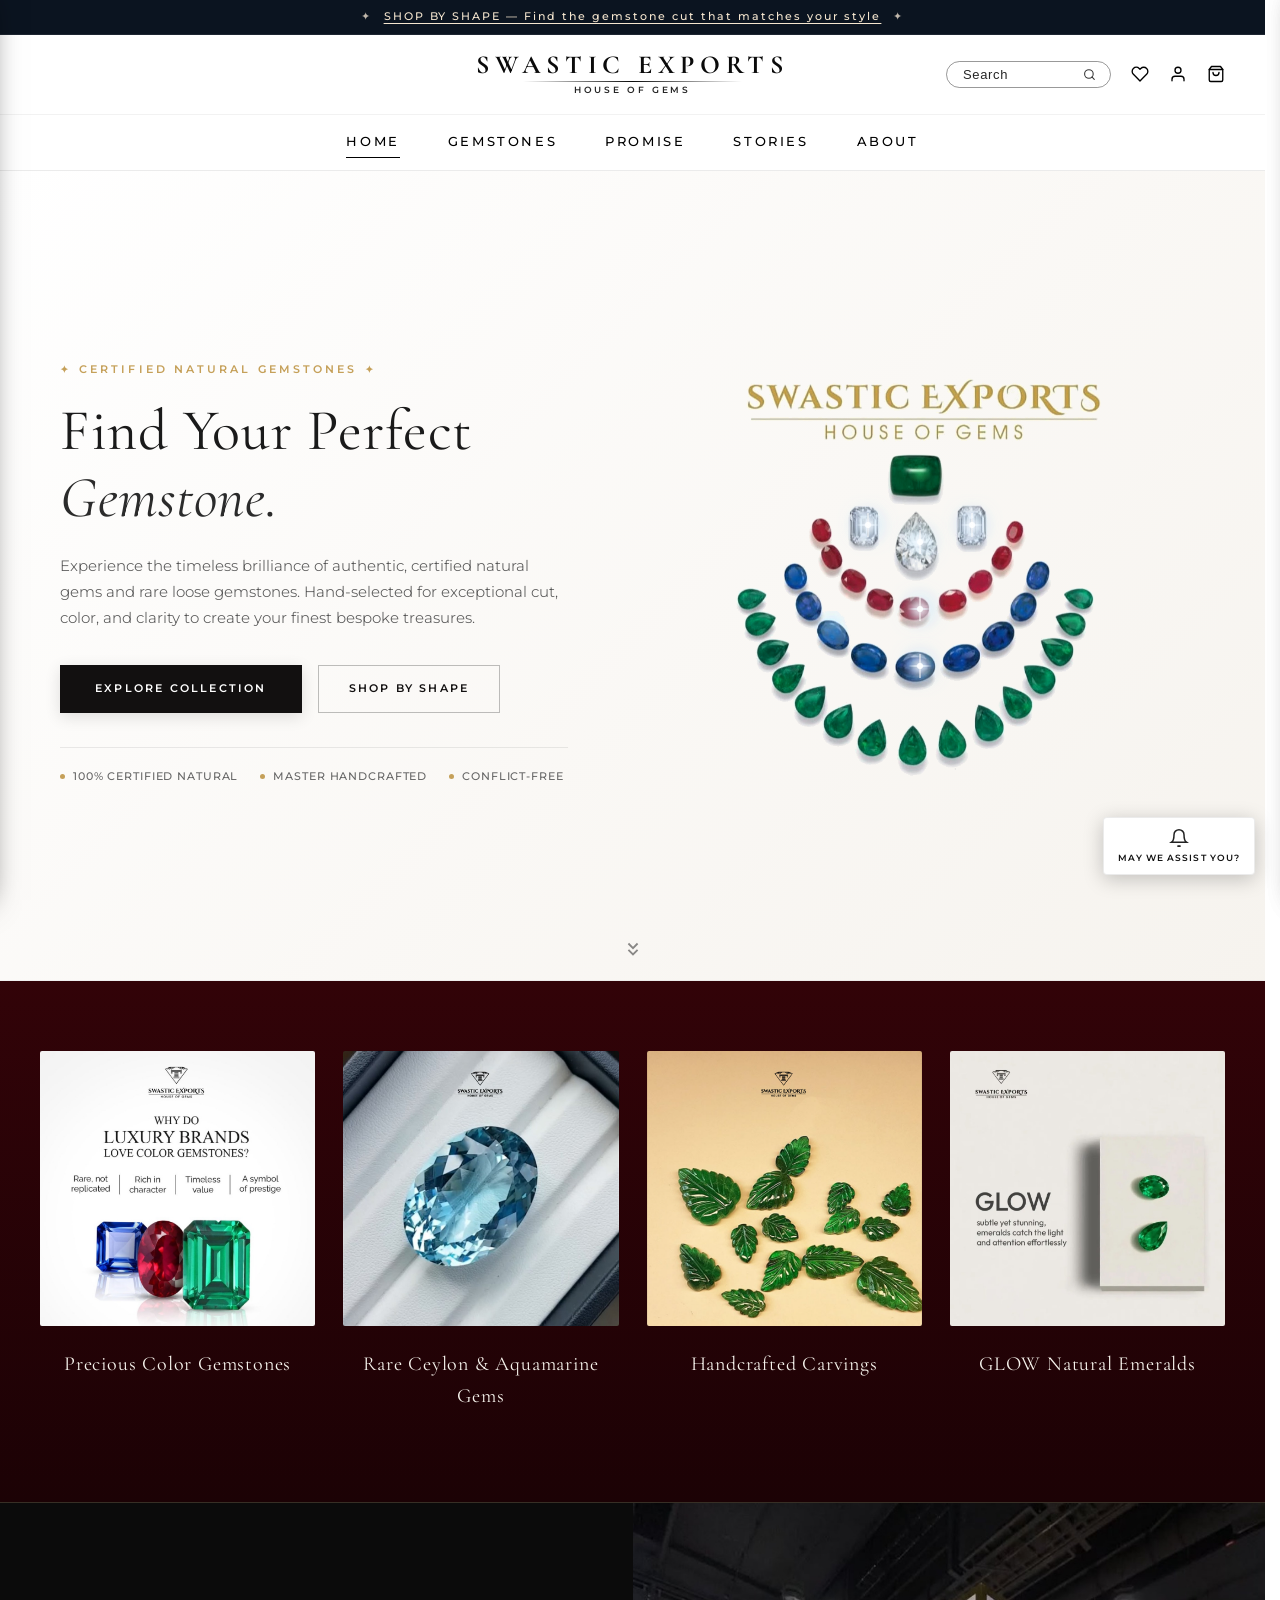
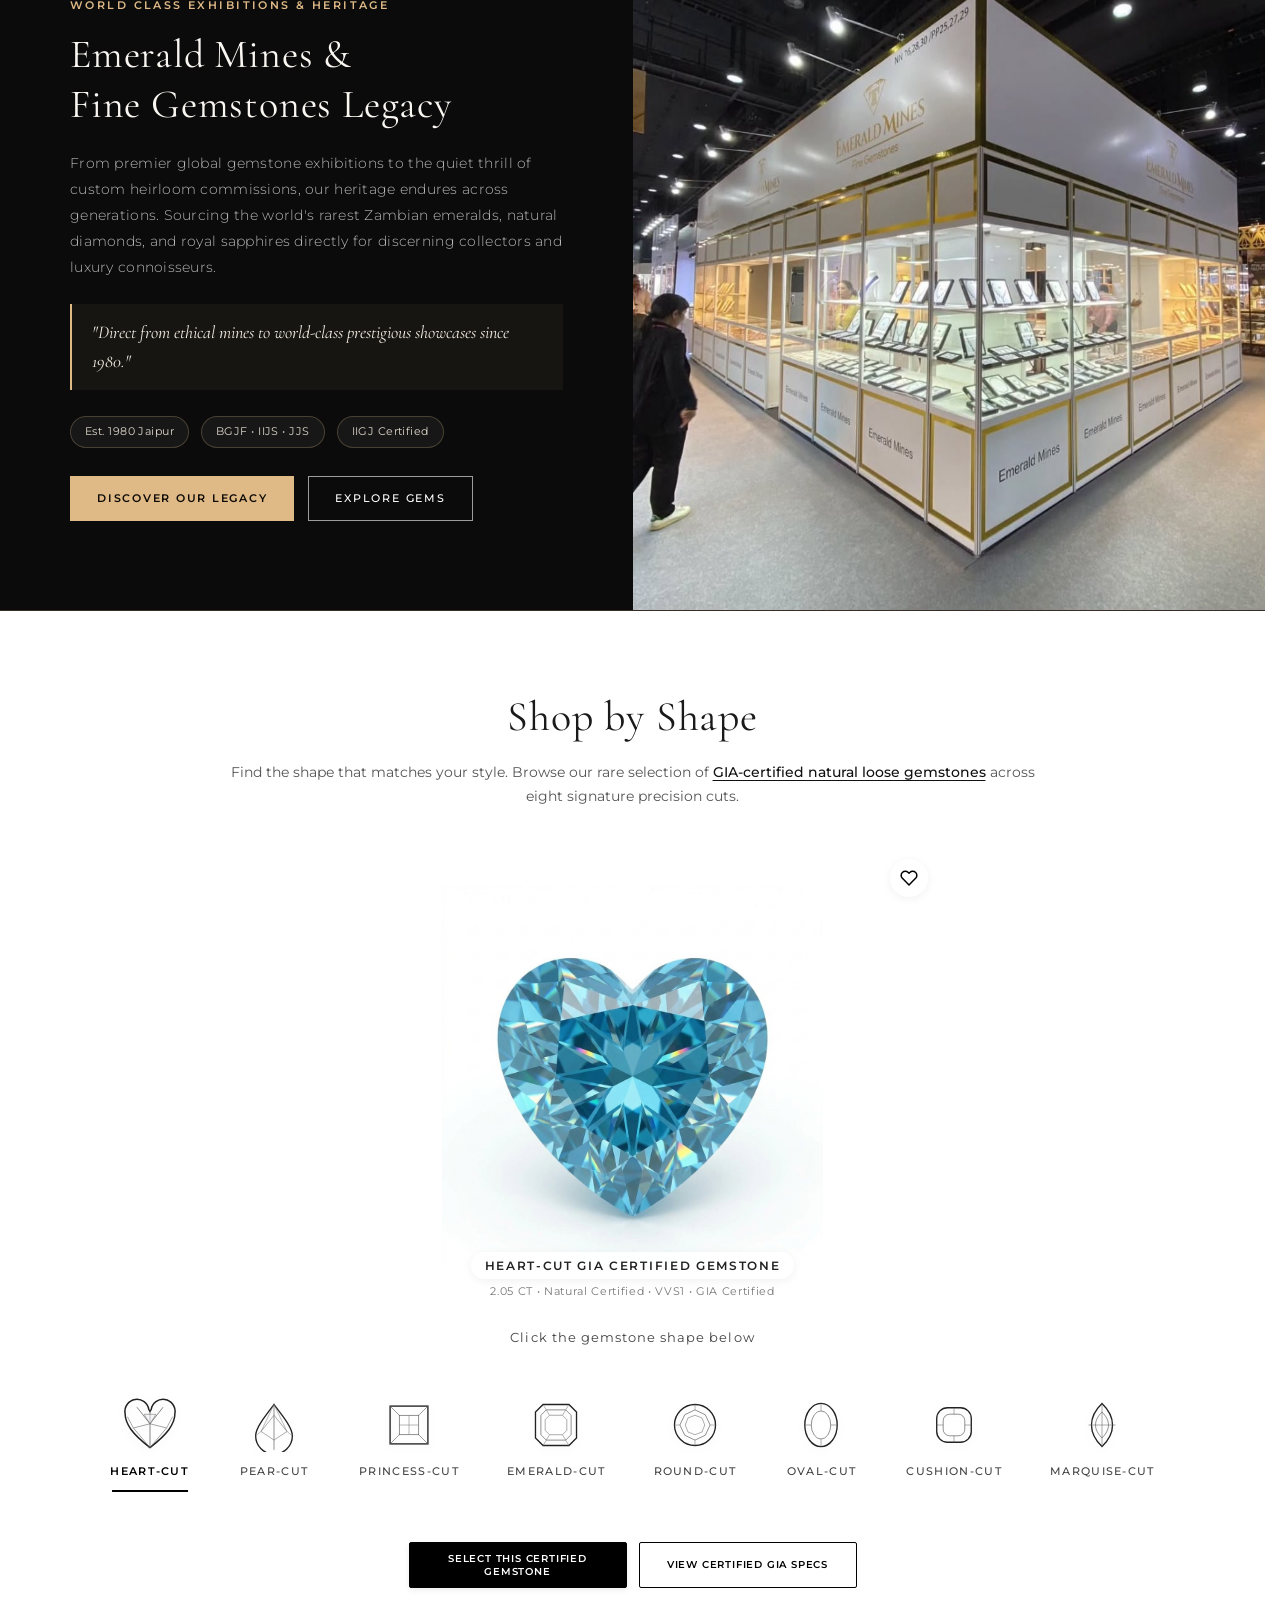
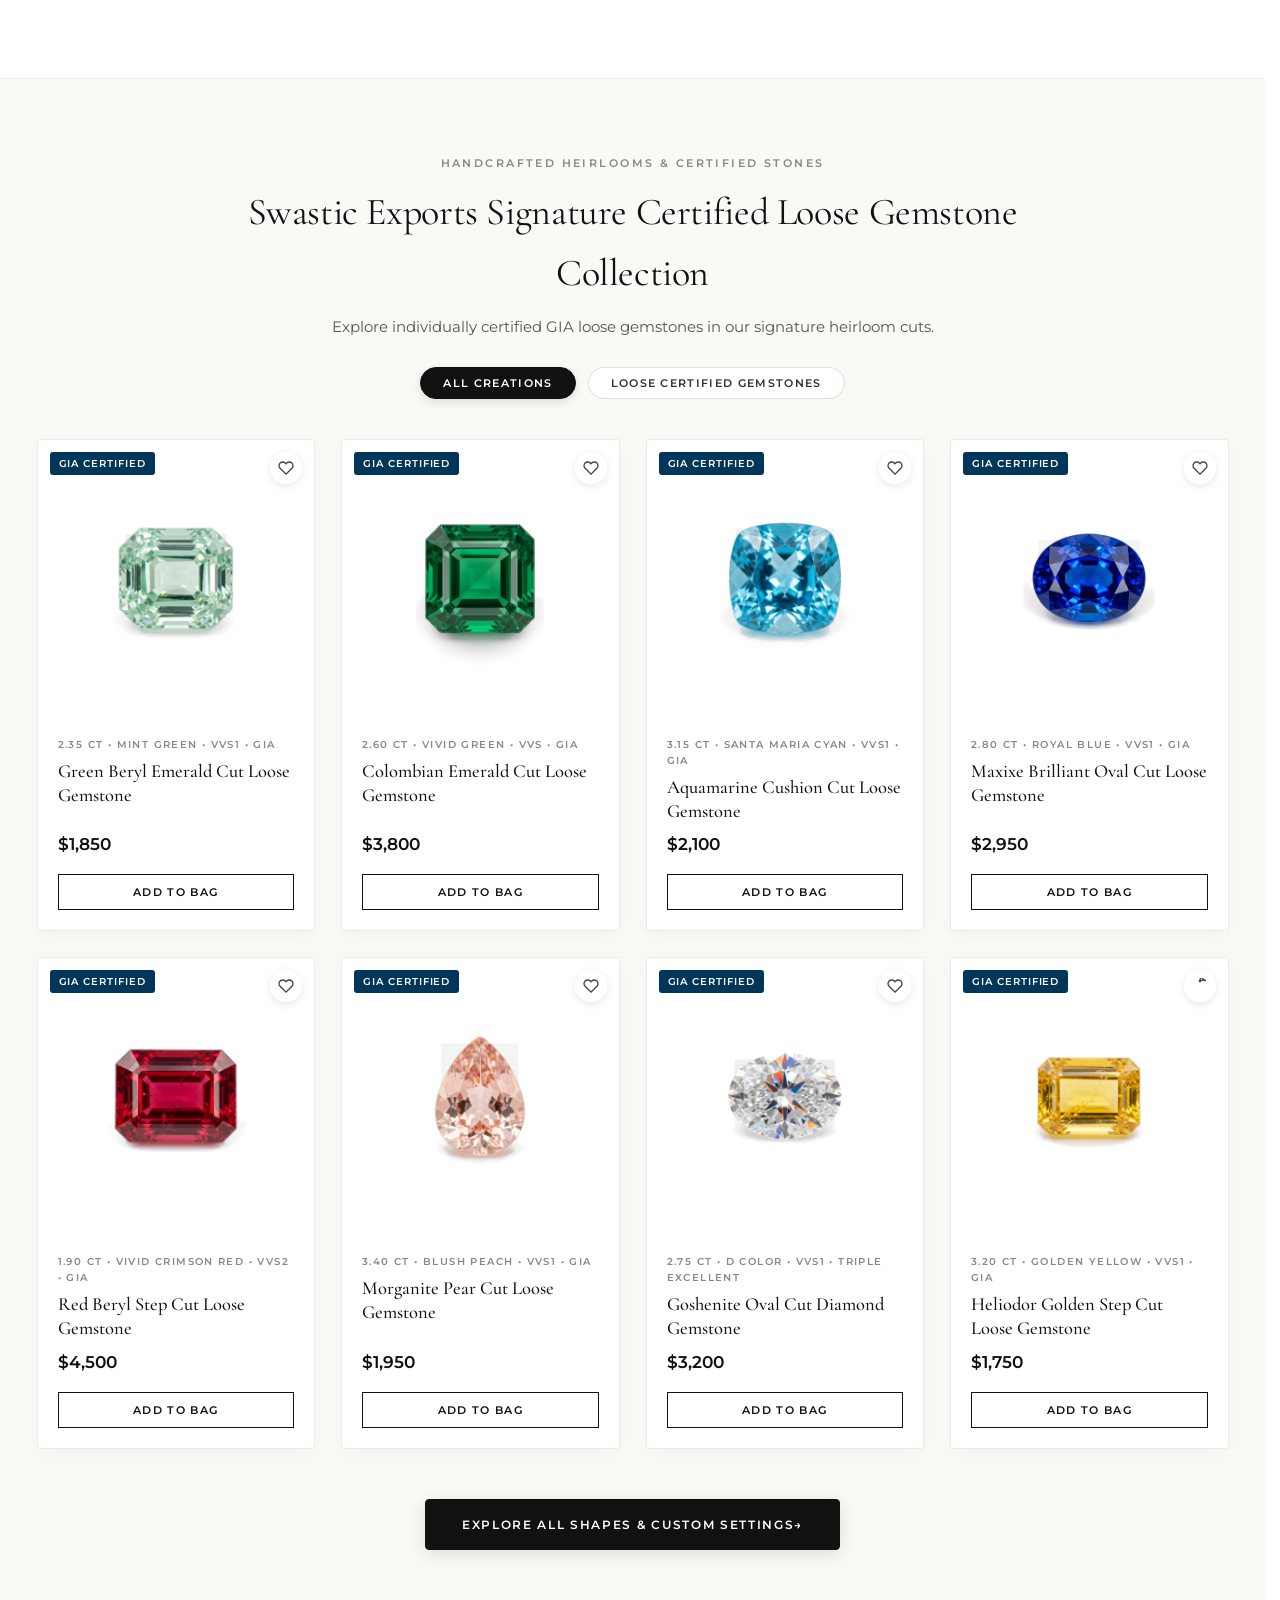
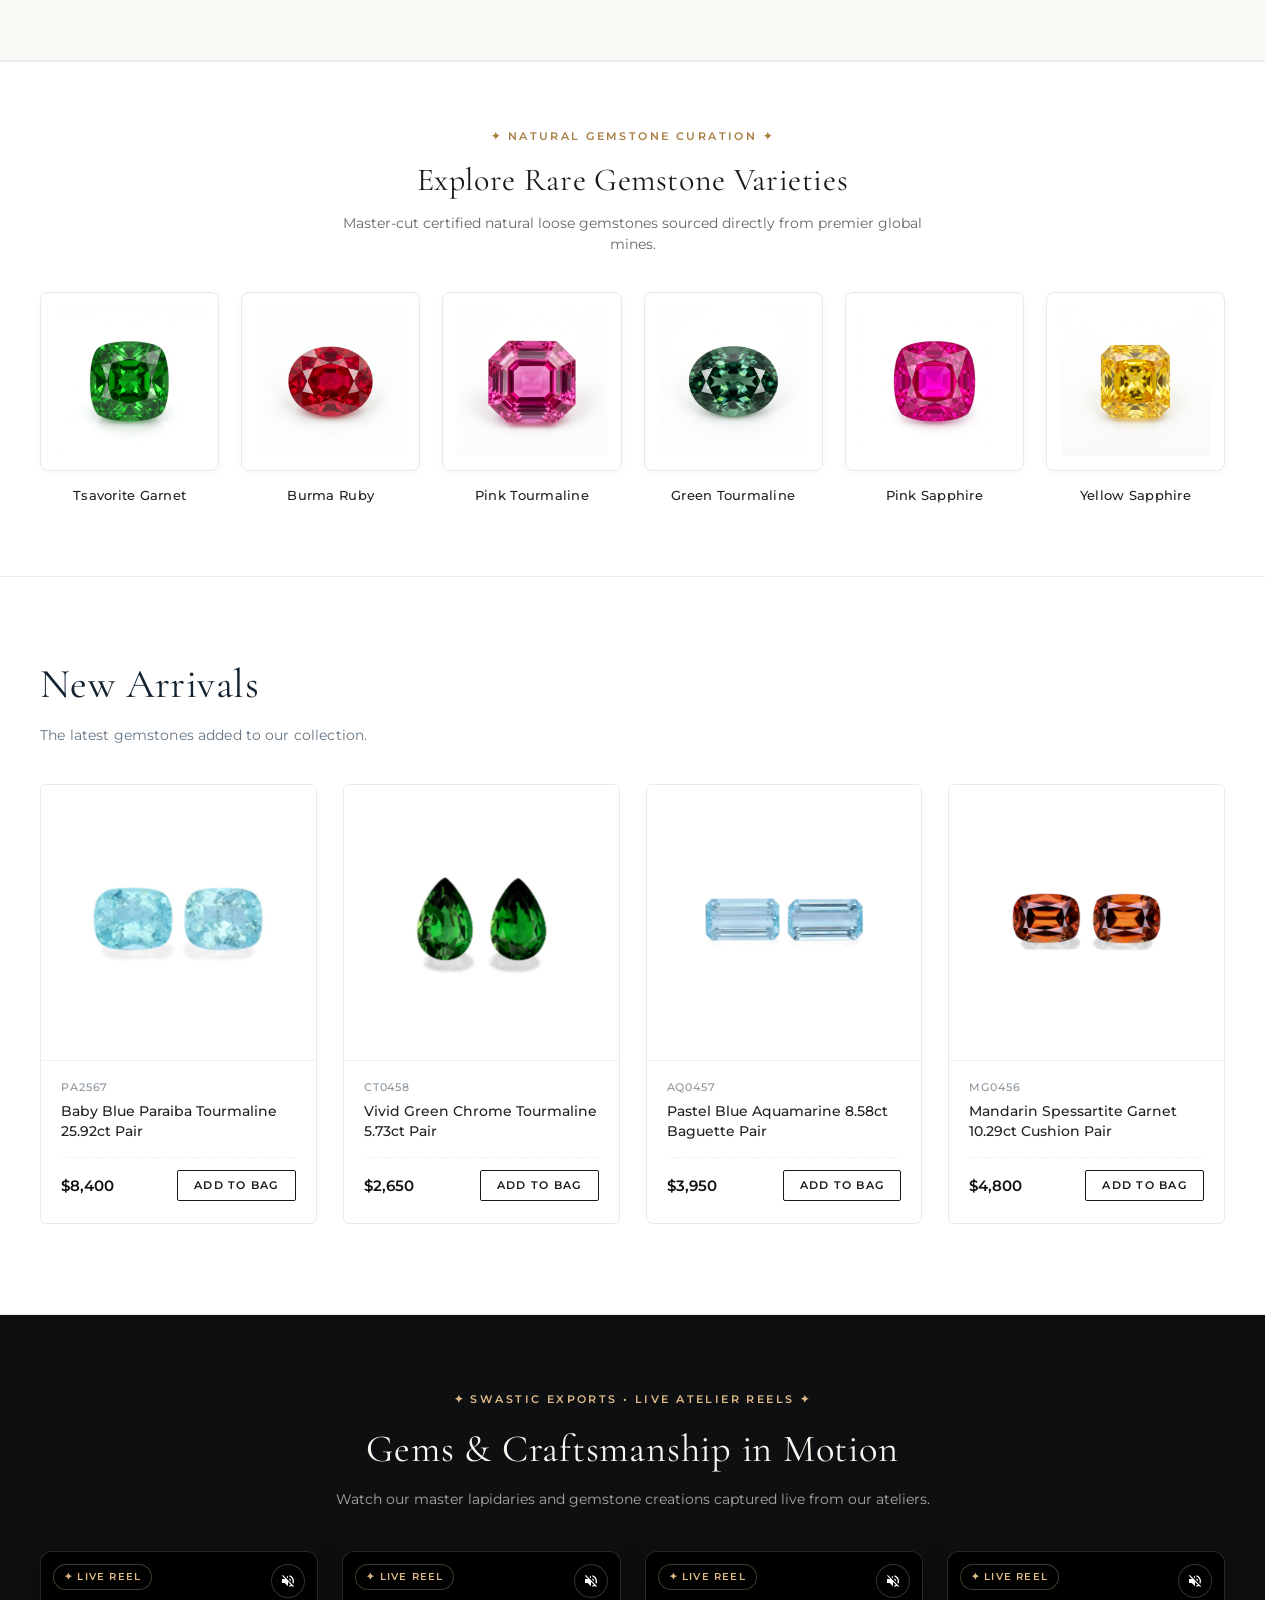
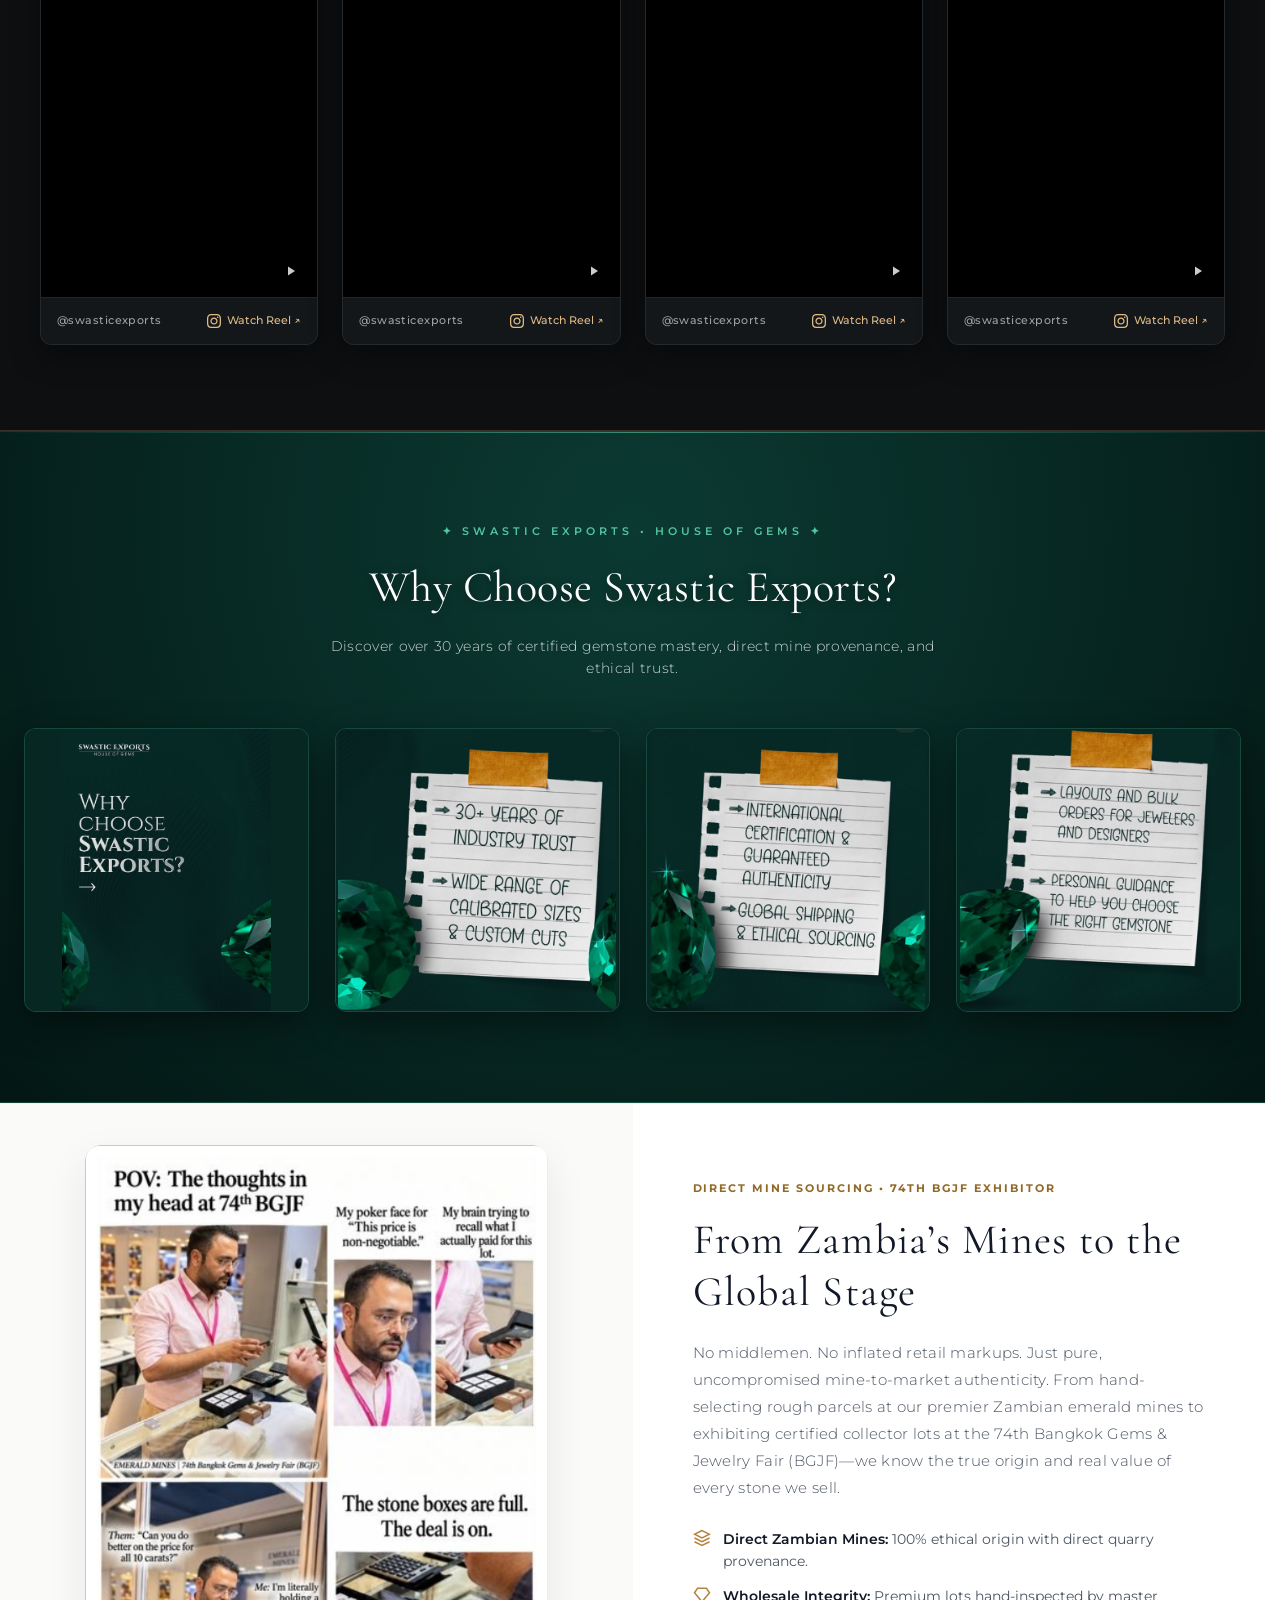
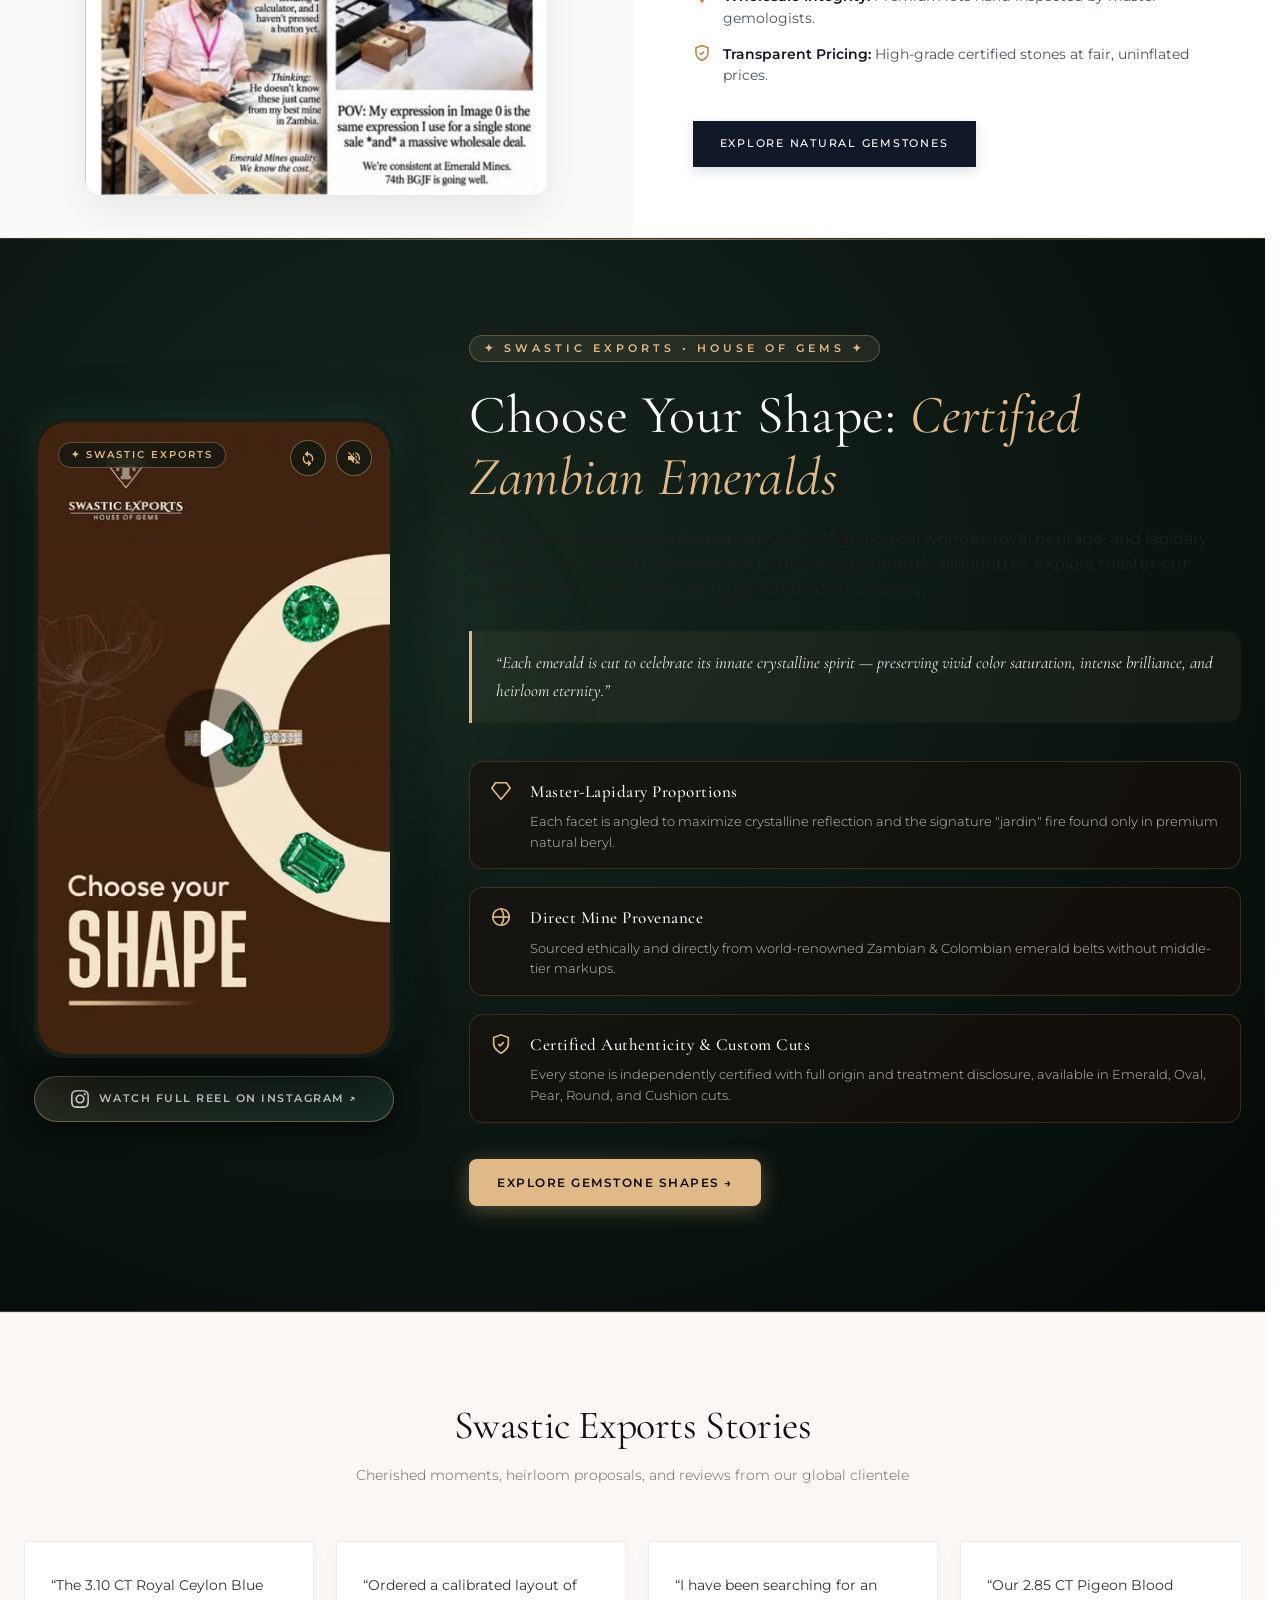
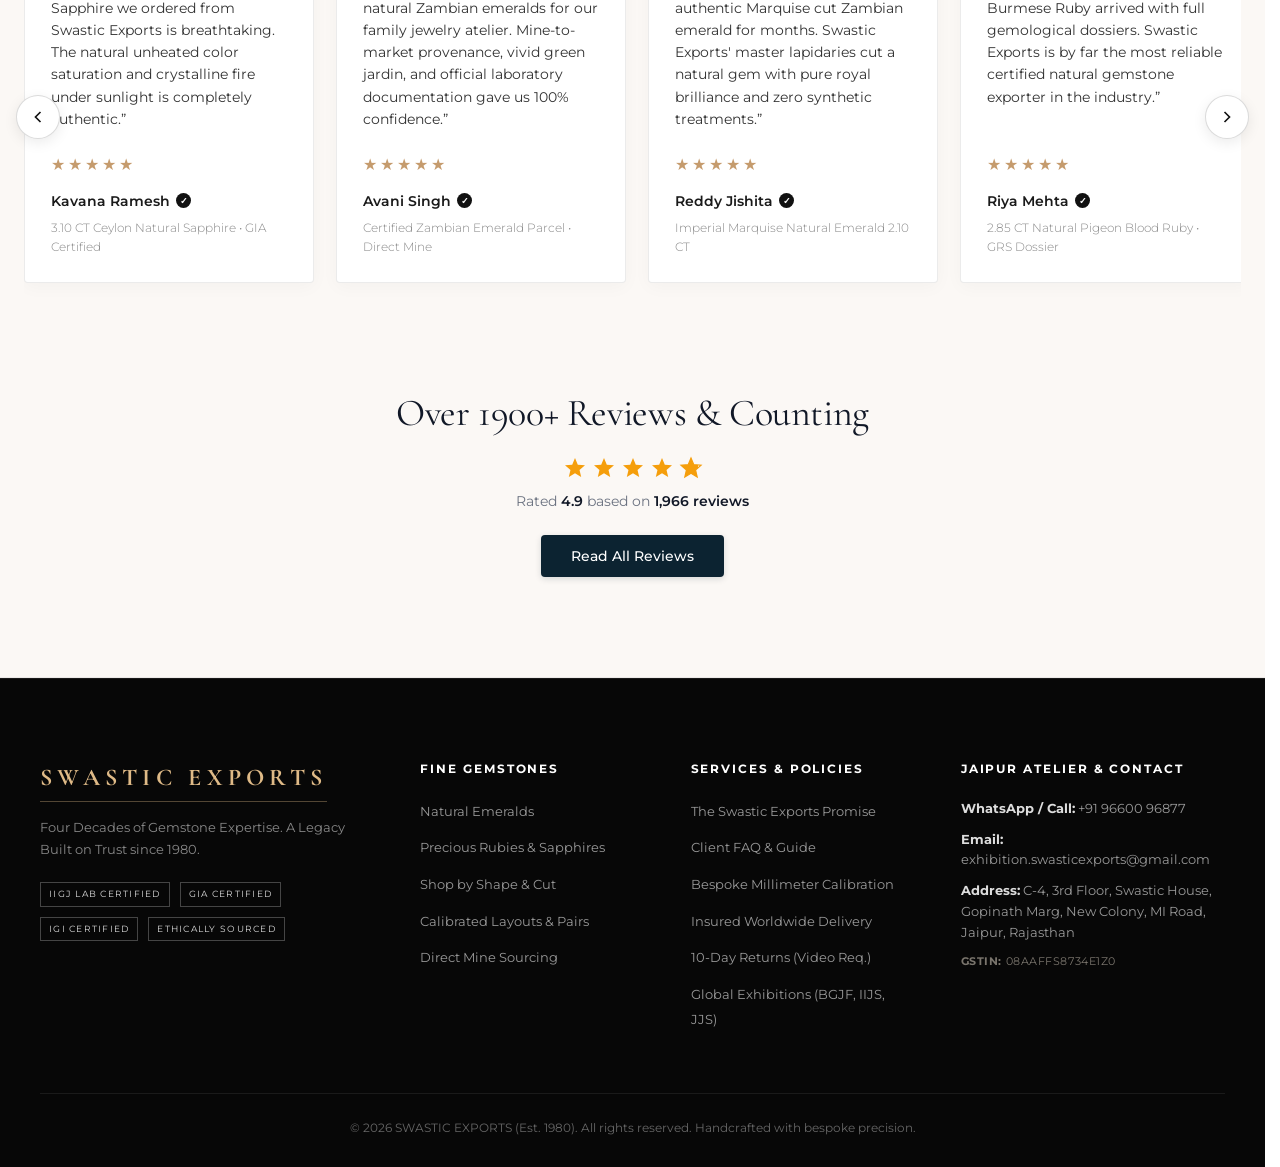
<file: index.html>
<!DOCTYPE html>
<html lang="en">
<head>
  <meta charset="UTF-8">
  <meta name="viewport" content="width=device-width, initial-scale=1.0">
  <title>SWASTIC EXPORTS | House of Certified Natural Gemstones</title>
  <meta name="description" content="Discover Swastic Exports handcrafted luxury natural gemstones, certified loose gemstones, and bespoke fine jewelry. Over 30 years of direct mine provenance.">
  <link rel="preconnect" href="https://fonts.googleapis.com">
  <link rel="preconnect" href="https://fonts.gstatic.com" crossorigin>
  <link href="https://fonts.googleapis.com/css2?family=Cormorant+Garamond:ital,wght@0,300;0,400;0,500;0,600;0,700;1,400&family=Montserrat:wght@200;300;400;500;600&display=swap" rel="stylesheet">
  <link rel="stylesheet" href="style.css?v=2.0">
</head>
<body>

  <!-- Top Announcement Bar (Above Header) -->
  <div class="top-announcement-bar">
    <div class="announcement-content">
      <span class="sparkle-icon">✦</span>
      <a href="shapes.html">SHOP BY SHAPE — Find the gemstone cut that matches your style</a>
      <span class="sparkle-icon">✦</span>
    </div>
  </div>

  <!-- Top Contact & Currency Bar (Transforms into sleek black sticky navbar on scroll) -->
  <header class="site-header" id="siteHeader">
    <div class="top-nav-bar">
      <div class="header-left">
        <button class="mobile-menu-btn" id="mobileMenuBtn" aria-label="Open Navigation Menu" title="Menu">
          <svg class="icon hamburger-icon" viewBox="0 0 24 24" fill="none" stroke="currentColor" stroke-width="2">
            <line x1="3" y1="6" x2="21" y2="6"></line>
            <line x1="3" y1="12" x2="21" y2="12"></line>
            <line x1="3" y1="18" x2="21" y2="18"></line>
          </svg>
        </button>
      </div>

      <div class="header-logo-container">
        <a href="index.html" class="brand-logo">
          <span class="logo-title">SWASTIC EXPORTS</span>
          <span class="logo-sub">HOUSE OF GEMS</span>
        </a>
      </div>

      <div class="header-right">
        <div class="search-pill-container" id="searchTrigger">
          <input type="text" placeholder="Search" id="headerSearchInput" readonly>
          <svg class="icon search-icon" viewBox="0 0 24 24" fill="none" stroke="currentColor" stroke-width="2">
            <circle cx="11" cy="11" r="8"></circle>
            <line x1="21" y1="21" x2="16.65" y2="16.65"></line>
          </svg>
        </div>
        
        <!-- Wishlist / Favorites Button -->
        <button class="nav-action-btn wishlist-btn" id="wishlistBtn" aria-label="Favorites" title="View Favorites">
          <svg class="icon heart-icon" viewBox="0 0 24 24" fill="none" stroke="currentColor" stroke-width="1.8">
            <path d="M20.84 4.61a5.5 5.5 0 0 0-7.78 0L12 5.67l-1.06-1.06a5.5 5.5 0 0 0-7.78 7.78l1.06 1.06L12 21.23l7.78-7.78 1.06-1.06a5.5 5.5 0 0 0 0-7.78z"></path>
          </svg>
          <span class="action-badge" id="wishlistBadgeCount"></span>
        </button>

        <button class="nav-action-btn user-btn" id="userBtn" aria-label="Account">
          <svg class="icon" viewBox="0 0 24 24" fill="none" stroke="currentColor" stroke-width="1.8">
            <path d="M20 21v-2a4 4 0 0 0-4-4H8a4 4 0 0 0-4 4v2"></path>
            <circle cx="12" cy="7" r="4"></circle>
          </svg>
        </button>
        <button class="nav-action-btn cart-btn" id="cartBtn" aria-label="Shopping Bag">
          <svg class="icon" viewBox="0 0 24 24" fill="none" stroke="currentColor" stroke-width="1.8">
            <path d="M6 2L3 6v14a2 2 0 0 0 2 2h14a2 2 0 0 0 2-2V6l-3-4z"></path>
            <line x1="3" y1="6" x2="21" y2="6"></line>
            <path d="M16 10a4 4 0 0 1-8 0"></path>
          </svg>
          <span class="action-badge" id="cartBadgeCount"></span>
        </button>
      </div>
    </div>

    <!-- Navigation Menu Bar -->
    <nav class="main-navigation">
      <ul class="nav-menu">
        <li class="nav-item"><a href="#heroSection" class="nav-link active highlight-menu">HOME</a></li>
        <li class="nav-item"><a href="gemstones.html" class="nav-link">GEMSTONES</a></li>
        <li class="nav-item"><a href="promise.html" class="nav-link">PROMISE</a></li>
        <li class="nav-item"><a href="#stories-section" class="nav-link">STORIES</a></li>
        <li class="nav-item"><a href="about.html" class="nav-link">ABOUT</a></li>
      </ul>
    </nav>
  </header>

  <main>
    <!-- 1. Hero Section: Swastic Exports House of Gems -->
    <section class="hero-section" id="heroSection">
      <div class="hero-gems-container">
        <!-- Left Column: Luxury Brand Narrative & Requested Text -->
        <div class="hero-content-col">
          <div class="hero-eyebrow">
            <span class="gold-diamond-icon">✦</span>
            <span class="eyebrow-text">Certified Natural Gemstones</span>
            <span class="gold-diamond-icon">✦</span>
          </div>

          <h1 class="hero-main-title">
            Find Your Perfect<br>
            <span class="hero-title-accent">Gemstone.</span>
          </h1>

          <p class="hero-subtext">
            Experience the timeless brilliance of authentic, certified natural gems and rare loose gemstones. Hand-selected for exceptional cut, color, and clarity to create your finest bespoke treasures.
          </p>

          <div class="hero-action-group">
            <a href="gemstones.html" class="hero-btn-primary">EXPLORE COLLECTION</a>
            <a href="shapes.html" class="hero-btn-secondary">SHOP BY SHAPE</a>
          </div>

          <div class="hero-trust-badges">
            <div class="trust-badge-item">
              <span class="badge-dot"></span>
              <span>100% Certified Natural</span>
            </div>
            <div class="trust-badge-item">
              <span class="badge-dot"></span>
              <span>Master Handcrafted</span>
            </div>
            <div class="trust-badge-item">
              <span class="badge-dot"></span>
              <span>Conflict-Free</span>
            </div>
          </div>
        </div>

        <!-- Right Column: Swastic Exports House of Gems Visual Showcase with Real Sparkles -->
        <div class="hero-visual-col">
          <div class="hero-image-wrapper">
            <img src="images/swastic-gems-hero.png" alt="Swastic Exports - House of Gems" class="hero-gems-img" id="heroGemsImage">
            
            <!-- Realistic Diamond Sparkles & Light Glints -->
            <div class="diamond-sparkle sparkle-pear-diamond" title="Brilliant Pear Gemstone">
              <span class="sparkle-star">
                <span class="sparkle-star-core"></span>
              </span>
            </div>
            <div class="diamond-sparkle sparkle-emerald-diamond-left" title="Emerald Cut Gemstone">
              <span class="sparkle-star">
                <span class="sparkle-star-core"></span>
              </span>
            </div>
            <div class="diamond-sparkle sparkle-emerald-diamond-right" title="Emerald Cut Gemstone">
              <span class="sparkle-star">
                <span class="sparkle-star-core"></span>
              </span>
            </div>
            <div class="diamond-sparkle sparkle-top-emerald" title="Royal Emerald Cushion">
              <span class="sparkle-glow"></span>
            </div>
            <div class="diamond-sparkle sparkle-ruby-center" title="Burmese Ruby">
              <span class="sparkle-star">
                <span class="sparkle-star-core"></span>
              </span>
            </div>
            <div class="diamond-sparkle sparkle-sapphire-accent" title="Royal Ceylon Sapphire">
              <span class="sparkle-star">
                <span class="sparkle-star-core"></span>
              </span>
            </div>
          </div>
        </div>
      </div>

      <div class="hero-scroll-indicator">
        <a href="#collection-section" aria-label="Scroll down">
          <svg class="chevron-down" viewBox="0 0 24 24" fill="none" stroke="currentColor" stroke-width="2">
            <polyline points="7 13 12 18 17 13"></polyline>
            <polyline points="7 6 12 11 17 6"></polyline>
          </svg>
        </a>
      </div>
    </section>

    <!-- 2. Four Collection Grid Section -->
    <section class="featured-collections-section" id="collection-section">
      <div class="collections-container">
        <!-- Card 1: Precious Color Gemstones (Swastic Exports) -->
        <div class="collection-card" onclick="document.getElementById('diamond-shape-section').scrollIntoView({behavior:'smooth'})">
          <div class="collection-img-wrapper">
            <img src="images/collection-color-gems.jpg" alt="Why Luxury Brands Love Color Gemstones - Swastic Exports">
          </div>
          <h3 class="collection-title">Precious Color Gemstones</h3>
        </div>

        <!-- Card 2: Rare Ceylon & Aquamarine Gems -->
        <div class="collection-card" onclick="document.getElementById('diamond-shape-section').scrollIntoView({behavior:'smooth'})">
          <div class="collection-img-wrapper">
            <img src="images/collection-aquamarine-logo.jpg" alt="Rare Natural Aquamarine Gemstone - Swastic Exports">
          </div>
          <h3 class="collection-title">Rare Ceylon &amp; Aquamarine Gems</h3>
        </div>

        <!-- Card 3: Handcrafted Carvings (Swastic Exports) -->
        <div class="collection-card" onclick="document.getElementById('diamond-shape-section').scrollIntoView({behavior:'smooth'})">
          <div class="collection-img-wrapper">
            <img src="images/collection-carvings-logo.png" alt="Handcrafted Gemstone Carvings - Swastic Exports">
          </div>
          <h3 class="collection-title">Handcrafted Carvings</h3>
        </div>

        <!-- Card 4: GLOW Natural Emeralds (Swastic Exports) -->
        <div class="collection-card" onclick="document.getElementById('story-section').scrollIntoView({behavior:'smooth'})">
          <div class="collection-img-wrapper">
            <img src="images/collection-glow-emeralds.jpg" alt="GLOW Natural Emeralds - Swastic Exports">
          </div>
          <h3 class="collection-title">GLOW Natural Emeralds</h3>
        </div>
      </div>
    </section>

    <!-- 3. Legacy Heritage & Exhibition Story Section (Emerald Mines Fine Gemstones) -->
    <section class="story-legacy-section" id="story-section">
      <div class="story-container">
        <!-- Left: Story & Legacy Details -->
        <div class="story-content-left">
          <div class="story-inner-text">
            <span class="story-tag-eyebrow">WORLD CLASS EXHIBITIONS &amp; HERITAGE</span>
            <h2 class="story-heading">Emerald Mines &amp;<br>Fine Gemstones Legacy</h2>
            <p class="story-description">
              From premier global gemstone exhibitions to the quiet thrill of custom heirloom commissions, our heritage endures across generations. Sourcing the world's rarest Zambian emeralds, natural diamonds, and royal sapphires directly for discerning collectors and luxury connoisseurs.
            </p>
            <div class="story-quote-box">
              "Direct from ethical mines to world-class prestigious showcases since 1980."
            </div>
            <div class="story-meta-row">
              <span class="story-tag">Est. 1980 Jaipur</span>
              <span class="story-tag">BGJF • IIJS • JJS</span>
              <span class="story-tag">IIGJ Certified</span>
            </div>
            <div class="story-actions-row" style="margin-top: 28px;">
              <a href="about.html" class="story-cta-btn gold">DISCOVER OUR LEGACY</a>
              <a href="#diamond-shape-section" class="story-cta-btn">EXPLORE GEMS</a>
            </div>
          </div>
        </div>

        <!-- Right: Full-Size Exhibition Showcase Photo -->
        <div class="story-media-right">
          <img src="images/emerald-mines-booth.jpg" alt="Emerald Mines Fine Gemstones Exhibition Showcase" class="story-image">
        </div>
      </div>
    </section>

    <!-- 4. Interactive Gemstone By Shape Section: Live Dynamic Loose Gemstone Switching -->
    <section class="diamond-shape-selector-section" id="diamond-shape-section">
      <div class="shape-selector-header">
        <h2 class="section-title">Shop by Shape</h2>
        <p class="section-subtitle">
          Find the shape that matches your style. Browse our rare selection of <a href="#gia" class="text-link">GIA-certified natural loose gemstones</a> across eight signature precision cuts.
        </p>
      </div>

      <!-- Main Stage Gemstone Showcase (Dynamically updates upon selecting gemstone shapes) -->
      <div class="shape-ring-stage">
        <div class="ring-display-container">
          <img src="images/diamond-blue-heart.jpg" alt="Certified Natural Heart Gemstone" id="activeRingImage" class="active-ring-preview">
          
          <button class="stage-favorite-btn" id="stageFavBtn" title="Add to Favorites" aria-label="Favorite">
            <svg class="icon heart-icon" viewBox="0 0 24 24" fill="none" stroke="currentColor" stroke-width="2">
              <path d="M20.84 4.61a5.5 5.5 0 0 0-7.78 0L12 5.67l-1.06-1.06a5.5 5.5 0 0 0-7.78 7.78l1.06 1.06L12 21.23l7.78-7.78 1.06-1.06a5.5 5.5 0 0 0 0-7.78z"></path>
            </svg>
          </button>

          <div class="ring-spec-overlay">
            <span class="diamond-spec-pill" id="currentCutBadge">HEART-CUT GIA CERTIFIED GEMSTONE</span>
            <span class="diamond-spec-sub" id="currentCaratBadge">2.05 CT • Natural Certified • VVS1 • GIA Certified</span>
          </div>
        </div>

        <p class="selector-instructions">Click the gemstone shape below</p>
      </div>

      <!-- Interactive Diamond Shapes Bar -->
      <div class="diamond-shapes-nav">
        <!-- 1. HEART-CUT -->
        <button class="diamond-shape-btn active" data-shape="heart" data-img="images/diamond-blue-heart.jpg" data-name="HEART-CUT" data-spec="2.05 CT • Natural Certified • VVS1 • GIA Certified">
          <div class="shape-icon-wrapper">
            <svg class="diamond-shape-svg" viewBox="0 0 100 100">
              <path class="facet-outline" d="M50 88 C20 65, 8 48, 8 30 A20 20 0 0 1 48 24 L50 27 L52 24 A20 20 0 0 1 92 30 C92 48, 80 65, 50 88 Z" fill="none" stroke="#222" stroke-width="2.5" />
              <path class="facet-line" d="M50 27 L50 88" stroke="#555" stroke-width="1.2" />
              <path class="facet-line" d="M28 20 L50 48 L72 20" stroke="#555" stroke-width="1.2" fill="none" />
              <path class="facet-line" d="M50 48 L22 55 L50 88 L78 55 Z" stroke="#666" stroke-width="1" fill="none" />
              <path class="facet-line" d="M12 36 L22 55 M88 36 L78 55" stroke="#777" stroke-width="1" />
              <polygon points="50,48 40,32 60,32" fill="rgba(240,240,250,0.5)" stroke="#777" stroke-width="1" />
            </svg>
          </div>
          <span class="shape-label">HEART-CUT</span>
        </button>

        <!-- 2. PEAR-CUT -->
        <button class="diamond-shape-btn" data-shape="pear" data-img="images/diamond-blue-pear.jpg" data-name="PEAR-CUT" data-spec="2.20 CT • Natural Certified • VVS2 • GIA Certified">
          <div class="shape-icon-wrapper">
            <svg class="diamond-shape-svg" viewBox="0 0 100 100">
              <path class="facet-outline" d="M50 12 C30 38, 16 56, 16 70 A34 34 0 0 0 84 70 C84 56, 70 38, 50 12 Z" fill="none" stroke="#222" stroke-width="2.5" />
              <path class="facet-line" d="M50 12 L50 96" stroke="#555" stroke-width="1.2" />
              <path class="facet-line" d="M50 32 L26 62 L50 78 L74 62 Z" stroke="#666" stroke-width="1" fill="none" />
              <path class="facet-line" d="M50 12 L26 62 M50 12 L74 62" stroke="#777" stroke-width="1" />
              <path class="facet-line" d="M26 62 L16 70 M74 62 L84 70" stroke="#888" stroke-width="1" />
            </svg>
          </div>
          <span class="shape-label">PEAR-CUT</span>
        </button>

        <!-- 3. PRINCESS-CUT -->
        <button class="diamond-shape-btn" data-shape="princess" data-img="images/diamond-blue-princess.jpg" data-name="PRINCESS-CUT" data-spec="2.03 CT • Natural Certified • VS1 • GIA Certified">
          <div class="shape-icon-wrapper">
            <svg class="diamond-shape-svg" viewBox="0 0 100 100">
              <rect class="facet-outline" x="15" y="15" width="70" height="70" fill="none" stroke="#222" stroke-width="2.5" />
              <rect class="facet-line" x="32" y="32" width="36" height="36" fill="none" stroke="#555" stroke-width="1.2" />
              <line class="facet-line" x1="15" y1="15" x2="32" y2="32" stroke="#666" stroke-width="1.2" />
              <line class="facet-line" x1="85" y1="15" x2="68" y2="32" stroke="#666" stroke-width="1.2" />
              <line class="facet-line" x1="15" y1="85" x2="32" y2="68" stroke="#666" stroke-width="1.2" />
              <line class="facet-line" x1="85" y1="85" x2="68" y2="68" stroke="#666" stroke-width="1.2" />
              <line class="facet-line" x1="50" y1="32" x2="50" y2="68" stroke="#777" stroke-width="1" />
              <line class="facet-line" x1="32" y1="50" x2="68" y2="50" stroke="#777" stroke-width="1" />
            </svg>
          </div>
          <span class="shape-label">PRINCESS-CUT</span>
        </button>

        <!-- 4. EMERALD-CUT -->
        <button class="diamond-shape-btn" data-shape="emerald" data-img="images/diamond-blue-emerald.jpg" data-name="EMERALD-CUT" data-spec="2.45 CT • Natural Certified • VVS1 • GIA Certified">
          <div class="shape-icon-wrapper">
            <svg class="diamond-shape-svg" viewBox="0 0 100 100">
              <polygon class="facet-outline" points="26,12 74,12 88,26 88,74 74,88 26,88 12,74 12,26" fill="none" stroke="#222" stroke-width="2.5" />
              <polygon class="facet-line" points="32,22 68,22 78,32 78,68 68,78 32,78 22,68 22,32" fill="none" stroke="#555" stroke-width="1.2" />
              <polygon class="facet-line" points="38,32 62,32 70,40 70,60 62,68 38,68 30,60 30,40" fill="none" stroke="#666" stroke-width="1" />
              <line class="facet-line" x1="26" y1="12" x2="38" y2="32" stroke="#777" stroke-width="1" />
              <line class="facet-line" x1="74" y1="12" x2="62" y2="32" stroke="#777" stroke-width="1" />
              <line class="facet-line" x1="26" y1="88" x2="38" y2="68" stroke="#777" stroke-width="1" />
              <line class="facet-line" x1="74" y1="88" x2="62" y2="68" stroke="#777" stroke-width="1" />
            </svg>
          </div>
          <span class="shape-label">EMERALD-CUT</span>
        </button>

        <!-- 5. ROUND-CUT -->
        <button class="diamond-shape-btn" data-shape="round" data-img="images/diamond-blue-round.jpg" data-name="ROUND-CUT" data-spec="2.00 CT • Natural Certified • IF Clarity • GIA Certified">
          <div class="shape-icon-wrapper">
            <svg class="diamond-shape-svg" viewBox="0 0 100 100">
              <circle class="facet-outline" cx="50" cy="50" r="38" fill="none" stroke="#222" stroke-width="2.5" />
              <polygon points="50,22 69,31 78,50 69,69 50,78 31,69 22,50 31,31" fill="none" stroke="#555" stroke-width="1.2" />
              <polygon points="50,32 63,37 68,50 63,63 50,68 37,63 32,50 37,37" fill="none" stroke="#666" stroke-width="1" />
              <line class="facet-line" x1="50" y1="12" x2="50" y2="22" stroke="#777" stroke-width="1" />
              <line class="facet-line" x1="50" y1="78" x2="50" y2="88" stroke="#777" stroke-width="1" />
              <line class="facet-line" x1="12" y1="50" x2="22" y2="50" stroke="#777" stroke-width="1" />
              <line class="facet-line" x1="78" y1="50" x2="88" y2="50" stroke="#777" stroke-width="1" />
            </svg>
          </div>
          <span class="shape-label">ROUND-CUT</span>
        </button>

        <!-- 6. OVAL-CUT -->
        <button class="diamond-shape-btn" data-shape="oval" data-img="images/diamond-blue-oval.jpg" data-name="OVAL-CUT" data-spec="2.15 CT • Natural Certified • VVS1 • GIA Certified">
          <div class="shape-icon-wrapper">
            <svg class="diamond-shape-svg" viewBox="0 0 100 100">
              <ellipse class="facet-outline" cx="50" cy="50" rx="30" ry="40" fill="none" stroke="#222" stroke-width="2.5" />
              <ellipse class="facet-line" cx="50" cy="50" rx="18" ry="26" fill="none" stroke="#555" stroke-width="1.2" />
              <line class="facet-line" x1="50" y1="10" x2="50" y2="24" stroke="#666" stroke-width="1" />
              <line class="facet-line" x1="50" y1="76" x2="50" y2="90" stroke="#666" stroke-width="1" />
              <line class="facet-line" x1="20" y1="50" x2="32" y2="50" stroke="#666" stroke-width="1" />
              <line class="facet-line" x1="68" y1="50" x2="80" y2="50" stroke="#666" stroke-width="1" />
            </svg>
          </div>
          <span class="shape-label">OVAL-CUT</span>
        </button>

        <!-- 7. CUSHION-CUT -->
        <button class="diamond-shape-btn" data-shape="cushion" data-img="images/diamond-blue-cushion.jpg" data-name="CUSHION-CUT" data-spec="2.25 CT • Natural Certified • VS1 • GIA Certified">
          <div class="shape-icon-wrapper">
            <svg class="diamond-shape-svg" viewBox="0 0 100 100">
              <rect class="facet-outline" x="18" y="18" width="64" height="64" rx="20" ry="20" fill="none" stroke="#222" stroke-width="2.5" />
              <rect class="facet-line" x="30" y="30" width="40" height="40" rx="12" ry="12" fill="none" stroke="#555" stroke-width="1.2" />
              <line class="facet-line" x1="18" y1="50" x2="30" y2="50" stroke="#666" stroke-width="1" />
              <line class="facet-line" x1="70" y1="50" x2="82" y2="50" stroke="#666" stroke-width="1" />
              <line class="facet-line" x1="50" y1="18" x2="50" y2="30" stroke="#666" stroke-width="1" />
              <line class="facet-line" x1="50" y1="70" x2="50" y2="82" stroke="#666" stroke-width="1" />
            </svg>
          </div>
          <span class="shape-label">CUSHION-CUT</span>
        </button>

        <!-- 8. MARQUISE-CUT -->
        <button class="diamond-shape-btn" data-shape="marquise" data-img="images/diamond-blue-marquise.jpg" data-name="MARQUISE-CUT" data-spec="2.10 CT • Natural Certified • VVS2 • GIA Certified">
          <div class="shape-icon-wrapper">
            <svg class="diamond-shape-svg" viewBox="0 0 100 100">
              <path class="facet-outline" d="M50 10 C24 35, 24 65, 50 90 C76 65, 76 35, 50 10 Z" fill="none" stroke="#222" stroke-width="2.5" />
              <path class="facet-line" d="M50 26 C34 42, 34 58, 50 74 C66 58, 66 42, 50 26 Z" fill="none" stroke="#555" stroke-width="1.2" />
              <line class="facet-line" x1="50" y1="10" x2="50" y2="90" stroke="#666" stroke-width="1" />
              <line class="facet-line" x1="25" y1="50" x2="75" y2="50" stroke="#666" stroke-width="1" />
            </svg>
          </div>
          <span class="shape-label">MARQUISE-CUT</span>
        </button>
      </div>

      <!-- Action buttons under shape selector -->
      <div class="shape-action-row">
        <button class="shape-action-btn primary" id="customizeRingBtn">SELECT THIS CERTIFIED GEMSTONE</button>
        <button class="shape-action-btn secondary" id="viewSpecsBtn">VIEW CERTIFIED GIA SPECS</button>
      </div>
    </section>

    <!-- 4b. Signature Certified Gemstone Collection (Directly Underneath Shape Selector) -->
    <section class="featured-diamond-products-section" id="diamond-products-section">
      <div class="products-section-container">
        
        <div class="products-section-header">
          <span class="products-eyebrow">HANDCRAFTED HEIRLOOMS &amp; CERTIFIED STONES</span>
          <h2 class="products-main-title">Swastic Exports Signature Certified Loose Gemstone Collection</h2>
          <p class="products-subtitle">
            Explore individually certified GIA loose gemstones in our signature heirloom cuts.
          </p>

          <!-- Filter Tabs -->
          <div class="product-category-tabs">
            <button class="prod-tab-btn active" data-tab="all" onclick="filterProductCategory('all')">ALL CREATIONS</button>
            <button class="prod-tab-btn" data-tab="diamonds" onclick="filterProductCategory('diamonds')">LOOSE CERTIFIED GEMSTONES</button>
          </div>
        </div>

        <!-- Product Grid: 8 GIA Certified Loose Gemstones & Diamonds -->
        <div class="diamond-products-grid" id="diamondProductsGrid">
          
          <!-- 1. Green Beryl -->
          <div class="product-item-card" data-category="diamonds">
            <div class="product-thumb-holder loose-diamond-holder">
              <span class="product-badge cert-badge-card">GIA CERTIFIED</span>
              <img src="images/product-gem-green-beryl.png" alt="2.35 CT Green Beryl Emerald Cut Loose Gemstone" class="product-img">
              <button class="product-fav-btn" onclick="toggleProductFav(this, 'gem-green-beryl', '2.35 CT Green Beryl Emerald Cut Gemstone', 1850, 'GIA • Mint Green • VVS1 • Heirloom Cut', 'images/product-gem-green-beryl.png')" title="Save to Favorites" aria-label="Favorite">
                <svg viewBox="0 0 24 24" fill="none" stroke="currentColor" stroke-width="2"><path d="M20.84 4.61a5.5 5.5 0 0 0-7.78 0L12 5.67l-1.06-1.06a5.5 5.5 0 0 0-7.78 7.78l1.06 1.06L12 21.23l7.78-7.78 1.06-1.06a5.5 5.5 0 0 0 0-7.78z"></path></svg>
              </button>
            </div>
            <div class="product-card-details">
              <span class="product-spec-tag">2.35 CT • MINT GREEN • VVS1 • GIA</span>
              <h3 class="product-title">Green Beryl Emerald Cut Loose Gemstone</h3>
              <p class="product-price">$1,850</p>
              <button class="product-card-add-btn" onclick="addProductToBag('gem-green-beryl', '2.35 CT Green Beryl Emerald Cut Gemstone', 1850, 'GIA • Mint Green • VVS1 • Heirloom Cut', 'images/product-gem-green-beryl.png')">ADD TO BAG</button>
            </div>
          </div>

          <!-- 2. Emerald -->
          <div class="product-item-card" data-category="diamonds">
            <div class="product-thumb-holder loose-diamond-holder">
              <span class="product-badge cert-badge-card">GIA CERTIFIED</span>
              <img src="images/product-gem-emerald.png" alt="2.60 CT Colombian Emerald Cut Loose Gemstone" class="product-img">
              <button class="product-fav-btn" onclick="toggleProductFav(this, 'gem-emerald', '2.60 CT Colombian Emerald Cut Gemstone', 3800, 'GIA • Vivid Green • VVS • Royal Provenance', 'images/product-gem-emerald.png')" title="Save to Favorites" aria-label="Favorite">
                <svg viewBox="0 0 24 24" fill="none" stroke="currentColor" stroke-width="2"><path d="M20.84 4.61a5.5 5.5 0 0 0-7.78 0L12 5.67l-1.06-1.06a5.5 5.5 0 0 0-7.78 7.78l1.06 1.06L12 21.23l7.78-7.78 1.06-1.06a5.5 5.5 0 0 0 0-7.78z"></path></svg>
              </button>
            </div>
            <div class="product-card-details">
              <span class="product-spec-tag">2.60 CT • VIVID GREEN • VVS • GIA</span>
              <h3 class="product-title">Colombian Emerald Cut Loose Gemstone</h3>
              <p class="product-price">$3,800</p>
              <button class="product-card-add-btn" onclick="addProductToBag('gem-emerald', '2.60 CT Colombian Emerald Cut Gemstone', 3800, 'GIA • Vivid Green • VVS • Royal Provenance', 'images/product-gem-emerald.png')">ADD TO BAG</button>
            </div>
          </div>

          <!-- 3. Aquamarine -->
          <div class="product-item-card" data-category="diamonds">
            <div class="product-thumb-holder loose-diamond-holder">
              <span class="product-badge cert-badge-card">GIA CERTIFIED</span>
              <img src="images/product-gem-aquamarine.png" alt="3.15 CT Aquamarine Cushion Cut Loose Gemstone" class="product-img">
              <button class="product-fav-btn" onclick="toggleProductFav(this, 'gem-aquamarine', '3.15 CT Aquamarine Cushion Cut Gemstone', 2100, 'GIA • Santa Maria Cyan • VVS1 • Radiant Cut', 'images/product-gem-aquamarine.png')" title="Save to Favorites" aria-label="Favorite">
                <svg viewBox="0 0 24 24" fill="none" stroke="currentColor" stroke-width="2"><path d="M20.84 4.61a5.5 5.5 0 0 0-7.78 0L12 5.67l-1.06-1.06a5.5 5.5 0 0 0-7.78 7.78l1.06 1.06L12 21.23l7.78-7.78 1.06-1.06a5.5 5.5 0 0 0 0-7.78z"></path></svg>
              </button>
            </div>
            <div class="product-card-details">
              <span class="product-spec-tag">3.15 CT • SANTA MARIA CYAN • VVS1 • GIA</span>
              <h3 class="product-title">Aquamarine Cushion Cut Loose Gemstone</h3>
              <p class="product-price">$2,100</p>
              <button class="product-card-add-btn" onclick="addProductToBag('gem-aquamarine', '3.15 CT Aquamarine Cushion Cut Gemstone', 2100, 'GIA • Santa Maria Cyan • VVS1 • Radiant Cut', 'images/product-gem-aquamarine.png')">ADD TO BAG</button>
            </div>
          </div>

          <!-- 4. Maxixe -->
          <div class="product-item-card" data-category="diamonds">
            <div class="product-thumb-holder loose-diamond-holder">
              <span class="product-badge cert-badge-card">GIA CERTIFIED</span>
              <img src="images/product-gem-maxixe.png" alt="2.80 CT Maxixe Oval Brilliant Loose Gemstone" class="product-img">
              <button class="product-fav-btn" onclick="toggleProductFav(this, 'gem-maxixe', '2.80 CT Maxixe Oval Brilliant Cut Gemstone', 2950, 'GIA • Royal Cobalt Blue • VVS1 • Rare Specimen', 'images/product-gem-maxixe.png')" title="Save to Favorites" aria-label="Favorite">
                <svg viewBox="0 0 24 24" fill="none" stroke="currentColor" stroke-width="2"><path d="M20.84 4.61a5.5 5.5 0 0 0-7.78 0L12 5.67l-1.06-1.06a5.5 5.5 0 0 0-7.78 7.78l1.06 1.06L12 21.23l7.78-7.78 1.06-1.06a5.5 5.5 0 0 0 0-7.78z"></path></svg>
              </button>
            </div>
            <div class="product-card-details">
              <span class="product-spec-tag">2.80 CT • ROYAL BLUE • VVS1 • GIA</span>
              <h3 class="product-title">Maxixe Brilliant Oval Cut Loose Gemstone</h3>
              <p class="product-price">$2,950</p>
              <button class="product-card-add-btn" onclick="addProductToBag('gem-maxixe', '2.80 CT Maxixe Oval Brilliant Cut Gemstone', 2950, 'GIA • Royal Cobalt Blue • VVS1 • Rare Specimen', 'images/product-gem-maxixe.png')">ADD TO BAG</button>
            </div>
          </div>

          <!-- 5. Red Beryl -->
          <div class="product-item-card" data-category="diamonds">
            <div class="product-thumb-holder loose-diamond-holder">
              <span class="product-badge cert-badge-card">GIA CERTIFIED</span>
              <img src="images/product-gem-red-beryl.png" alt="1.90 CT Red Beryl Step Cut Loose Gemstone" class="product-img">
              <button class="product-fav-btn" onclick="toggleProductFav(this, 'gem-red-beryl', '1.90 CT Red Beryl Step Cut Gemstone', 4500, 'GIA • Vivid Raspberry Red • VVS2 • Extremely Rare', 'images/product-gem-red-beryl.png')" title="Save to Favorites" aria-label="Favorite">
                <svg viewBox="0 0 24 24" fill="none" stroke="currentColor" stroke-width="2"><path d="M20.84 4.61a5.5 5.5 0 0 0-7.78 0L12 5.67l-1.06-1.06a5.5 5.5 0 0 0-7.78 7.78l1.06 1.06L12 21.23l7.78-7.78 1.06-1.06a5.5 5.5 0 0 0 0-7.78z"></path></svg>
              </button>
            </div>
            <div class="product-card-details">
              <span class="product-spec-tag">1.90 CT • VIVID CRIMSON RED • VVS2 • GIA</span>
              <h3 class="product-title">Red Beryl Step Cut Loose Gemstone</h3>
              <p class="product-price">$4,500</p>
              <button class="product-card-add-btn" onclick="addProductToBag('gem-red-beryl', '1.90 CT Red Beryl Step Cut Gemstone', 4500, 'GIA • Vivid Raspberry Red • VVS2 • Extremely Rare', 'images/product-gem-red-beryl.png')">ADD TO BAG</button>
            </div>
          </div>

          <!-- 6. Morganite -->
          <div class="product-item-card" data-category="diamonds">
            <div class="product-thumb-holder loose-diamond-holder">
              <span class="product-badge cert-badge-card">GIA CERTIFIED</span>
              <img src="images/product-gem-morganite.png" alt="3.40 CT Morganite Pear Cut Loose Gemstone" class="product-img">
              <button class="product-fav-btn" onclick="toggleProductFav(this, 'gem-morganite', '3.40 CT Morganite Pear Cut Gemstone', 1950, 'GIA • Blush Peach Pink • VVS1 • Heirloom Cut', 'images/product-gem-morganite.png')" title="Save to Favorites" aria-label="Favorite">
                <svg viewBox="0 0 24 24" fill="none" stroke="currentColor" stroke-width="2"><path d="M20.84 4.61a5.5 5.5 0 0 0-7.78 0L12 5.67l-1.06-1.06a5.5 5.5 0 0 0-7.78 7.78l1.06 1.06L12 21.23l7.78-7.78 1.06-1.06a5.5 5.5 0 0 0 0-7.78z"></path></svg>
              </button>
            </div>
            <div class="product-card-details">
              <span class="product-spec-tag">3.40 CT • BLUSH PEACH • VVS1 • GIA</span>
              <h3 class="product-title">Morganite Pear Cut Loose Gemstone</h3>
              <p class="product-price">$1,950</p>
              <button class="product-card-add-btn" onclick="addProductToBag('gem-morganite', '3.40 CT Morganite Pear Cut Gemstone', 1950, 'GIA • Blush Peach Pink • VVS1 • Heirloom Cut', 'images/product-gem-morganite.png')">ADD TO BAG</button>
            </div>
          </div>

          <!-- 7. Goshenite (Pure Diamond Brilliant) -->
          <div class="product-item-card" data-category="diamonds">
            <div class="product-thumb-holder loose-diamond-holder">
              <span class="product-badge cert-badge-card">GIA CERTIFIED</span>
              <img src="images/product-gem-goshenite-diamond.png" alt="2.75 CT Goshenite Oval Brilliant Loose Diamond Gemstone" class="product-img">
              <button class="product-fav-btn" onclick="toggleProductFav(this, 'gem-goshenite-diamond', '2.75 CT Goshenite Brilliant Diamond Gemstone', 3200, 'GIA • D Color • VVS1 • Triple Excellent Fire', 'images/product-gem-goshenite-diamond.png')" title="Save to Favorites" aria-label="Favorite">
                <svg viewBox="0 0 24 24" fill="none" stroke="currentColor" stroke-width="2"><path d="M20.84 4.61a5.5 5.5 0 0 0-7.78 0L12 5.67l-1.06-1.06a5.5 5.5 0 0 0-7.78 7.78l1.06 1.06L12 21.23l7.78-7.78 1.06-1.06a5.5 5.5 0 0 0 0-7.78z"></path></svg>
              </button>
            </div>
            <div class="product-card-details">
              <span class="product-spec-tag">2.75 CT • D COLOR • VVS1 • TRIPLE EXCELLENT</span>
              <h3 class="product-title">Goshenite Oval Cut Diamond Gemstone</h3>
              <p class="product-price">$3,200</p>
              <button class="product-card-add-btn" onclick="addProductToBag('gem-goshenite-diamond', '2.75 CT Goshenite Brilliant Diamond Gemstone', 3200, 'GIA • D Color • VVS1 • Triple Excellent Fire', 'images/product-gem-goshenite-diamond.png')">ADD TO BAG</button>
            </div>
          </div>

          <!-- 8. Heliodor -->
          <div class="product-item-card" data-category="diamonds">
            <div class="product-thumb-holder loose-diamond-holder">
              <span class="product-badge cert-badge-card">GIA CERTIFIED</span>
              <img src="images/product-gem-heliodor.png" alt="3.20 CT Heliodor Golden Step Cut Loose Gemstone" class="product-img">
              <button class="product-fav-btn" onclick="toggleProductFav(this, 'gem-heliodor', '3.20 CT Heliodor Golden Step Cut Gemstone', 1750, 'GIA • Sunshine Golden Yellow • VVS1 • Precision Cut', 'images/product-gem-heliodor.png')" title="Save to Favorites" aria-label="Favorite">
                <svg viewBox="0 0 24 24" fill="none" stroke="currentColor" stroke-width="2"><path d="M20.84 4.61a5.5 5.5 0 0 0-7.78 0L12 5.67l-1.06-1.06a5.5 5.5 0 0 0 0-7.78z"></path></svg>
              </button>
            </div>
            <div class="product-card-details">
              <span class="product-spec-tag">3.20 CT • GOLDEN YELLOW • VVS1 • GIA</span>
              <h3 class="product-title">Heliodor Golden Step Cut Loose Gemstone</h3>
              <p class="product-price">$1,750</p>
              <button class="product-card-add-btn" onclick="addProductToBag('gem-heliodor', '3.20 CT Heliodor Golden Step Cut Gemstone', 1750, 'GIA • Sunshine Golden Yellow • VVS1 • Precision Cut', 'images/product-gem-heliodor.png')">ADD TO BAG</button>
            </div>
          </div>

        </div>

        <div class="products-view-all-row">
          <a href="shapes.html" class="hero-cta-btn dark-cta">
            <span>EXPLORE ALL SHAPES &amp; CUSTOM SETTINGS</span>
            <span class="cta-arrow-icon">&rarr;</span>
          </a>
        </div>

      </div>
    </section>

    <!-- 4b. Rare Loose Gemstone Spectrum Section (Image 2 - Pure White Real Gems) -->
    <section class="gem-variety-strip-section" id="gem-variety-section">
      <div class="gem-variety-container">
        <div class="gem-variety-header">
          <span class="variety-eyebrow">✦ NATURAL GEMSTONE CURATION ✦</span>
          <h2 class="variety-title">Explore Rare Gemstone Varieties</h2>
          <p class="variety-subtitle">Master-cut certified natural loose gemstones sourced directly from premier global mines.</p>
        </div>
        <div class="gem-variety-grid">
          <div class="gem-variety-item">
            <div class="gem-variety-thumb">
              <img src="images/gem-tsavorite-garnet.jpg" alt="Tsavorite Garnet" loading="lazy">
            </div>
            <span class="gem-variety-name">Tsavorite Garnet</span>
          </div>
          <div class="gem-variety-item">
            <div class="gem-variety-thumb">
              <img src="images/gem-burma-ruby.jpg" alt="Burma Ruby" loading="lazy">
            </div>
            <span class="gem-variety-name">Burma Ruby</span>
          </div>
          <div class="gem-variety-item">
            <div class="gem-variety-thumb">
              <img src="images/gem-pink-tourmaline.jpg" alt="Pink Tourmaline" loading="lazy">
            </div>
            <span class="gem-variety-name">Pink Tourmaline</span>
          </div>
          <div class="gem-variety-item">
            <div class="gem-variety-thumb">
              <img src="images/gem-green-tourmaline.jpg" alt="Green Tourmaline" loading="lazy">
            </div>
            <span class="gem-variety-name">Green Tourmaline</span>
          </div>
          <div class="gem-variety-item">
            <div class="gem-variety-thumb">
              <img src="images/gem-pink-sapphire.jpg" alt="Pink Sapphire" loading="lazy">
            </div>
            <span class="gem-variety-name">Pink Sapphire</span>
          </div>
          <div class="gem-variety-item">
            <div class="gem-variety-thumb">
              <img src="images/gem-yellow-sapphire.jpg" alt="Yellow Sapphire" loading="lazy">
            </div>
            <span class="gem-variety-name">Yellow Sapphire</span>
          </div>
        </div>
      </div>
    </section>

    <!-- 4c. New Arrivals Section (Image 3 - Pairs & Exclusive Collector Lots) -->
    <section class="new-arrivals-section" id="new-arrivals-section">
      <div class="new-arrivals-container">
        <div class="new-arrivals-header">
          <h2 class="new-arrivals-title">New Arrivals</h2>
          <p class="new-arrivals-subtitle">The latest gemstones added to our collection.</p>
        </div>

        <div class="new-arrivals-grid">
          <!-- Item 1: Paraiba Tourmaline Pair -->
          <div class="new-arrival-card">
            <div class="new-arrival-media">
              <img src="images/pair-paraiba-tourmaline.png" alt="Baby Blue Paraiba Tourmaline 25.92ct Pair" loading="eager">
            </div>
            <div class="new-arrival-meta">
              <span class="arrival-sku">PA2567</span>
              <h3 class="arrival-name">Baby Blue Paraiba Tourmaline 25.92ct Pair</h3>
              <div class="arrival-action-row">
                <span class="arrival-price">$8,400</span>
                <button class="arrival-add-btn" onclick="addProductToBag('arrival-paraiba', 'Baby Blue Paraiba Tourmaline 25.92ct Pair', 8400, 'Matched Pair • 25.92 CT • Neon Cyan Blue', 'images/pair-paraiba-tourmaline.png')">ADD TO BAG</button>
              </div>
            </div>
          </div>

          <!-- Item 2: Chrome Tourmaline 5.73ct Pair -->
          <div class="new-arrival-card">
            <div class="new-arrival-media">
              <img src="images/pair-chrome-tourmaline-5ct.png" alt="Vivid Green Chrome Tourmaline 5.73ct Pair" loading="eager">
            </div>
            <div class="new-arrival-meta">
              <span class="arrival-sku">CT0458</span>
              <h3 class="arrival-name">Vivid Green Chrome Tourmaline 5.73ct Pair</h3>
              <div class="arrival-action-row">
                <span class="arrival-price">$2,650</span>
                <button class="arrival-add-btn" onclick="addProductToBag('arrival-ct0458', 'Vivid Green Chrome Tourmaline 5.73ct Pair', 2650, 'Matched Pair • 5.73 CT • Vivid Green Teardrop', 'images/pair-chrome-tourmaline-5ct.png')">ADD TO BAG</button>
              </div>
            </div>
          </div>

          <!-- Item 3: Pastel Blue Aquamarine Baguette Pair -->
          <div class="new-arrival-card">
            <div class="new-arrival-media">
              <img src="images/pair-aquamarine-baguette.png" alt="Pastel Blue Aquamarine 8.58ct Baguette Pair" loading="eager">
            </div>
            <div class="new-arrival-meta">
              <span class="arrival-sku">AQ0457</span>
              <h3 class="arrival-name">Pastel Blue Aquamarine 8.58ct Baguette Pair</h3>
              <div class="arrival-action-row">
                <span class="arrival-price">$3,950</span>
                <button class="arrival-add-btn" onclick="addProductToBag('arrival-aq0457', 'Pastel Blue Aquamarine 8.58ct Baguette Pair', 3950, 'Matched Pair • 8.58 CT • Pastel Blue Baguette', 'images/pair-aquamarine-baguette.png')">ADD TO BAG</button>
              </div>
            </div>
          </div>

          <!-- Item 4: Mandarin Spessartite Garnet Cushion Pair -->
          <div class="new-arrival-card">
            <div class="new-arrival-media">
              <img src="images/pair-spessartite-garnet-cushion.png" alt="Mandarin Spessartite Garnet 10.29ct Cushion Pair" loading="eager">
            </div>
            <div class="new-arrival-meta">
              <span class="arrival-sku">MG0456</span>
              <h3 class="arrival-name">Mandarin Spessartite Garnet 10.29ct Cushion Pair</h3>
              <div class="arrival-action-row">
                <span class="arrival-price">$4,800</span>
                <button class="arrival-add-btn" onclick="addProductToBag('arrival-mg0456', 'Mandarin Spessartite Garnet 10.29ct Cushion Pair', 4800, 'Matched Pair • 10.29 CT • Vivid Mandarin Cushion', 'images/pair-spessartite-garnet-cushion.png')">ADD TO BAG</button>
              </div>
            </div>
          </div>
        </div>
      </div>
    </section>

    <!-- 4d. Reels Showcase Section: 4 Compact Short Box Videos -->
    <section class="reels-showcase-section" id="reels-showcase-section">
      <div class="reels-showcase-container">
        <div class="reels-showcase-header">
          <span class="reels-eyebrow">✦ SWASTIC EXPORTS • LIVE ATELIER REELS ✦</span>
          <h2 class="reels-title">Gems &amp; Craftsmanship in Motion</h2>
          <p class="reels-subtitle">Watch our master lapidaries and gemstone creations captured live from our ateliers.</p>
        </div>

        <div class="reels-grid-4">
          <!-- Reel 1 -->
          <div class="reel-box-card">
            <div class="reel-box-video-wrap">
              <video class="reel-box-video" src="videos/reel-1.mp4" autoplay loop muted playsinline preload="metadata"></video>
              <button type="button" class="reel-sound-toggle" title="Toggle Sound" aria-label="Toggle Sound">
                <svg class="sound-off-icon" viewBox="0 0 24 24" width="16" height="16" fill="currentColor">
                  <path d="M16.5 12c0-1.77-1.02-3.29-2.5-4.03v2.21l2.45 2.45c.03-.2.05-.41.05-.63zm2.5 0c0 .94-.2 1.82-.54 2.64l1.51 1.51C20.63 14.91 21 13.5 21 12c0-4.28-2.99-7.86-7-8.77v2.06c2.89.86 5 3.54 5 6.71zM4.27 3L3 4.27l4.73 4.73H3v6h4l5 5v-6.73l4.25 4.25c-.67.52-1.42.93-2.25 1.18v2.06c1.38-.31 2.63-.95 3.69-1.81L19.73 21 21 19.73l-9-9L4.27 3zM12 4L9.91 6.09 12 8.18V4z"/>
                </svg>
                <svg class="sound-on-icon" viewBox="0 0 24 24" width="16" height="16" fill="currentColor">
                  <path d="M3 9v6h4l5 5V4L7 9H3zm13.5 3c0-1.77-1.02-3.29-2.5-4.03v8.05c1.48-.73 2.5-2.25 2.5-4.02zM14 3.23v2.06c2.89.86 5 3.54 5 6.71s-2.11 5.85-5 6.71v2.06c4.01-.91 7-4.49 7-8.77s-2.99-7.86-7-8.77z"/>
                </svg>
              </button>
              <div class="reel-tag-overlay"><span>✦ LIVE REEL</span></div>
              <div class="reel-play-indicator">
                <svg viewBox="0 0 24 24" width="12" height="12" fill="currentColor"><polygon points="6 3 20 12 6 21 6 3"/></svg>
              </div>
            </div>
            <div class="reel-box-footer">
              <span class="reel-handle">@swasticexports</span>
              <a href="https://www.instagram.com/reel/DT0HH6ODFH6/?rpxt=aW5nOHN0dTZuODRn" target="_blank" rel="noopener noreferrer" class="reel-insta-link">
                <svg viewBox="0 0 24 24"><path d="M12 2.163c3.204 0 3.584.012 4.85.07 3.252.148 4.771 1.691 4.919 4.919.058 1.265.069 1.645.069 4.849 0 3.205-.012 3.584-.069 4.849-.149 3.225-1.664 4.771-4.919 4.919-1.266.058-1.644.07-4.85.07-3.204 0-3.584-.012-4.849-.07-3.26-.149-4.771-1.699-4.919-4.92-.058-1.265-.07-1.644-.07-4.849 0-3.204.013-3.583.07-4.849.149-3.227 1.664-4.771 4.919-4.919 1.266-.057 1.645-.069 4.849-.069zm0-2.163c-3.259 0-3.667.014-4.947.072-4.358.2-6.78 2.618-6.98 6.98-.059 1.281-.073 1.689-.073 4.948 0 3.259.014 3.668.072 4.948.2 4.358 2.618 6.78 6.98 6.98 1.281.058 1.689.072 4.948.072 3.259 0 3.668-.014 4.948-.072 4.354-.2 6.782-2.618 6.979-6.98.059-1.28.073-1.689.073-4.948 0-3.259-.014-3.667-.072-4.947-.196-4.354-2.617-6.78-6.979-6.98-1.281-.059-1.69-.073-4.949-.073zm0 5.838c-3.403 0-6.162 2.759-6.162 6.162s2.759 6.163 6.162 6.163 6.162-2.759 6.162-6.163c0-3.403-2.759-6.162-6.162-6.162zm0 10.162c-2.209 0-4-1.79-4-4 0-2.209 1.791-4 4-4s4 1.791 4 4c0 2.21-1.791 4-4 4zm6.406-11.845c-.796 0-1.441.645-1.441 1.44s.645 1.44 1.441 1.44c.795 0 1.439-.645 1.439-1.44s-.644-1.44-1.439-1.44z"/></svg>
                <span>Watch Reel ↗</span>
              </a>
            </div>
          </div>

          <!-- Reel 2 -->
          <div class="reel-box-card">
            <div class="reel-box-video-wrap">
              <video class="reel-box-video" src="videos/reel-2.mp4" autoplay loop muted playsinline preload="metadata"></video>
              <button type="button" class="reel-sound-toggle" title="Toggle Sound" aria-label="Toggle Sound">
                <svg class="sound-off-icon" viewBox="0 0 24 24" width="16" height="16" fill="currentColor">
                  <path d="M16.5 12c0-1.77-1.02-3.29-2.5-4.03v2.21l2.45 2.45c.03-.2.05-.41.05-.63zm2.5 0c0 .94-.2 1.82-.54 2.64l1.51 1.51C20.63 14.91 21 13.5 21 12c0-4.28-2.99-7.86-7-8.77v2.06c2.89.86 5 3.54 5 6.71zM4.27 3L3 4.27l4.73 4.73H3v6h4l5 5v-6.73l4.25 4.25c-.67.52-1.42.93-2.25 1.18v2.06c1.38-.31 2.63-.95 3.69-1.81L19.73 21 21 19.73l-9-9L4.27 3zM12 4L9.91 6.09 12 8.18V4z"/>
                </svg>
                <svg class="sound-on-icon" viewBox="0 0 24 24" width="16" height="16" fill="currentColor">
                  <path d="M3 9v6h4l5 5V4L7 9H3zm13.5 3c0-1.77-1.02-3.29-2.5-4.03v8.05c1.48-.73 2.5-2.25 2.5-4.02zM14 3.23v2.06c2.89.86 5 3.54 5 6.71s-2.11 5.85-5 6.71v2.06c4.01-.91 7-4.49 7-8.77s-2.99-7.86-7-8.77z"/>
                </svg>
              </button>
              <div class="reel-tag-overlay"><span>✦ LIVE REEL</span></div>
              <div class="reel-play-indicator">
                <svg viewBox="0 0 24 24" width="12" height="12" fill="currentColor"><polygon points="6 3 20 12 6 21 6 3"/></svg>
              </div>
            </div>
            <div class="reel-box-footer">
              <span class="reel-handle">@swasticexports</span>
              <a href="https://www.instagram.com/reel/DeJ-V4xMFTk/?exln=d3E1bmtoNXN2OXJ2" target="_blank" rel="noopener noreferrer" class="reel-insta-link">
                <svg viewBox="0 0 24 24"><path d="M12 2.163c3.204 0 3.584.012 4.85.07 3.252.148 4.771 1.691 4.919 4.919.058 1.265.069 1.645.069 4.849 0 3.205-.012 3.584-.069 4.849-.149 3.225-1.664 4.771-4.919 4.919-1.266.058-1.644.07-4.85.07-3.204 0-3.584-.012-4.849-.07-3.26-.149-4.771-1.699-4.919-4.92-.058-1.265-.07-1.644-.07-4.849 0-3.204.013-3.583.07-4.849.149-3.227 1.664-4.771 4.919-4.919 1.266-.057 1.645-.069 4.849-.069zm0-2.163c-3.259 0-3.667.014-4.947.072-4.358.2-6.78 2.618-6.98 6.98-.059 1.281-.073 1.689-.073 4.948 0 3.259.014 3.668.072 4.948.2 4.358 2.618 6.78 6.98 6.98 1.281.058 1.689.072 4.948.072 3.259 0 3.668-.014 4.948-.072 4.354-.2 6.782-2.618 6.979-6.98.059-1.28.073-1.689.073-4.948 0-3.259-.014-3.667-.072-4.947-.196-4.354-2.617-6.78-6.979-6.98-1.281-.059-1.69-.073-4.949-.073zm0 5.838c-3.403 0-6.162 2.759-6.162 6.162s2.759 6.163 6.162 6.163 6.162-2.759 6.162-6.163c0-3.403-2.759-6.162-6.162-6.162zm0 10.162c-2.209 0-4-1.79-4-4 0-2.209 1.791-4 4-4s4 1.791 4 4c0 2.21-1.791 4-4 4zm6.406-11.845c-.796 0-1.441.645-1.441 1.44s.645 1.44 1.441 1.44c.795 0 1.439-.645 1.439-1.44s-.644-1.44-1.439-1.44z"/></svg>
                <span>Watch Reel ↗</span>
              </a>
            </div>
          </div>

          <!-- Reel 3 -->
          <div class="reel-box-card">
            <div class="reel-box-video-wrap">
              <video class="reel-box-video" src="videos/reel-3.mp4" autoplay loop muted playsinline preload="metadata"></video>
              <button type="button" class="reel-sound-toggle" title="Toggle Sound" aria-label="Toggle Sound">
                <svg class="sound-off-icon" viewBox="0 0 24 24" width="16" height="16" fill="currentColor">
                  <path d="M16.5 12c0-1.77-1.02-3.29-2.5-4.03v2.21l2.45 2.45c.03-.2.05-.41.05-.63zm2.5 0c0 .94-.2 1.82-.54 2.64l1.51 1.51C20.63 14.91 21 13.5 21 12c0-4.28-2.99-7.86-7-8.77v2.06c2.89.86 5 3.54 5 6.71zM4.27 3L3 4.27l4.73 4.73H3v6h4l5 5v-6.73l4.25 4.25c-.67.52-1.42.93-2.25 1.18v2.06c1.38-.31 2.63-.95 3.69-1.81L19.73 21 21 19.73l-9-9L4.27 3zM12 4L9.91 6.09 12 8.18V4z"/>
                </svg>
                <svg class="sound-on-icon" viewBox="0 0 24 24" width="16" height="16" fill="currentColor">
                  <path d="M3 9v6h4l5 5V4L7 9H3zm13.5 3c0-1.77-1.02-3.29-2.5-4.03v8.05c1.48-.73 2.5-2.25 2.5-4.02zM14 3.23v2.06c2.89.86 5 3.54 5 6.71s-2.11 5.85-5 6.71v2.06c4.01-.91 7-4.49 7-8.77s-2.99-7.86-7-8.77z"/>
                </svg>
              </button>
              <div class="reel-tag-overlay"><span>✦ LIVE REEL</span></div>
              <div class="reel-play-indicator">
                <svg viewBox="0 0 24 24" width="12" height="12" fill="currentColor"><polygon points="6 3 20 12 6 21 6 3"/></svg>
              </div>
            </div>
            <div class="reel-box-footer">
              <span class="reel-handle">@swasticexports</span>
              <a href="https://www.instagram.com/reel/DbvKbBsv2yG/?cplk=MXc2bTdmeThrMXV4OQ%3D%3D&wa_status_inline=true" target="_blank" rel="noopener noreferrer" class="reel-insta-link">
                <svg viewBox="0 0 24 24"><path d="M12 2.163c3.204 0 3.584.012 4.85.07 3.252.148 4.771 1.691 4.919 4.919.058 1.265.069 1.645.069 4.849 0 3.205-.012 3.584-.069 4.849-.149 3.225-1.664 4.771-4.919 4.919-1.266.058-1.644.07-4.85.07-3.204 0-3.584-.012-4.849-.07-3.26-.149-4.771-1.699-4.919-4.92-.058-1.265-.07-1.644-.07-4.849 0-3.204.013-3.583.07-4.849.149-3.227 1.664-4.771 4.919-4.919 1.266-.057 1.645-.069 4.849-.069zm0-2.163c-3.259 0-3.667.014-4.947.072-4.358.2-6.78 2.618-6.98 6.98-.059 1.281-.073 1.689-.073 4.948 0 3.259.014 3.668.072 4.948.2 4.358 2.618 6.78 6.98 6.98 1.281.058 1.689.072 4.948.072 3.259 0 3.668-.014 4.948-.072 4.354-.2 6.782-2.618 6.979-6.98.059-1.28.073-1.689.073-4.948 0-3.259-.014-3.667-.072-4.947-.196-4.354-2.617-6.78-6.979-6.98-1.281-.059-1.69-.073-4.949-.073zm0 5.838c-3.403 0-6.162 2.759-6.162 6.162s2.759 6.163 6.162 6.163 6.162-2.759 6.162-6.163c0-3.403-2.759-6.162-6.162-6.162zm0 10.162c-2.209 0-4-1.79-4-4 0-2.209 1.791-4 4-4s4 1.791 4 4c0 2.21-1.791 4-4 4zm6.406-11.845c-.796 0-1.441.645-1.441 1.44s.645 1.44 1.441 1.44c.795 0 1.439-.645 1.439-1.44s-.644-1.44-1.439-1.44z"/></svg>
                <span>Watch Reel ↗</span>
              </a>
            </div>
          </div>

          <!-- Reel 4 -->
          <div class="reel-box-card">
            <div class="reel-box-video-wrap">
              <video class="reel-box-video" src="videos/reel-4.mp4" autoplay loop muted playsinline preload="metadata"></video>
              <button type="button" class="reel-sound-toggle" title="Toggle Sound" aria-label="Toggle Sound">
                <svg class="sound-off-icon" viewBox="0 0 24 24" width="16" height="16" fill="currentColor">
                  <path d="M16.5 12c0-1.77-1.02-3.29-2.5-4.03v2.21l2.45 2.45c.03-.2.05-.41.05-.63zm2.5 0c0 .94-.2 1.82-.54 2.64l1.51 1.51C20.63 14.91 21 13.5 21 12c0-4.28-2.99-7.86-7-8.77v2.06c2.89.86 5 3.54 5 6.71zM4.27 3L3 4.27l4.73 4.73H3v6h4l5 5v-6.73l4.25 4.25c-.67.52-1.42.93-2.25 1.18v2.06c1.38-.31 2.63-.95 3.69-1.81L19.73 21 21 19.73l-9-9L4.27 3zM12 4L9.91 6.09 12 8.18V4z"/>
                </svg>
                <svg class="sound-on-icon" viewBox="0 0 24 24" width="16" height="16" fill="currentColor">
                  <path d="M3 9v6h4l5 5V4L7 9H3zm13.5 3c0-1.77-1.02-3.29-2.5-4.03v8.05c1.48-.73 2.5-2.25 2.5-4.02zM14 3.23v2.06c2.89.86 5 3.54 5 6.71s-2.11 5.85-5 6.71v2.06c4.01-.91 7-4.49 7-8.77s-2.99-7.86-7-8.77z"/>
                </svg>
              </button>
              <div class="reel-tag-overlay"><span>✦ LIVE REEL</span></div>
              <div class="reel-play-indicator">
                <svg viewBox="0 0 24 24" width="12" height="12" fill="currentColor"><polygon points="6 3 20 12 6 21 6 3"/></svg>
              </div>
            </div>
            <div class="reel-box-footer">
              <span class="reel-handle">@swasticexports</span>
              <a href="https://www.instagram.com/reel/DbqBw1Bv8a2/?srtk=YWczcGZ4ang4dmlm" target="_blank" rel="noopener noreferrer" class="reel-insta-link">
                <svg viewBox="0 0 24 24"><path d="M12 2.163c3.204 0 3.584.012 4.85.07 3.252.148 4.771 1.691 4.919 4.919.058 1.265.069 1.645.069 4.849 0 3.205-.012 3.584-.069 4.849-.149 3.225-1.664 4.771-4.919 4.919-1.266.058-1.644.07-4.85.07-3.204 0-3.584-.012-4.849-.07-3.26-.149-4.771-1.699-4.919-4.92-.058-1.265-.07-1.644-.07-4.849 0-3.204.013-3.583.07-4.849.149-3.227 1.664-4.771 4.919-4.919 1.266-.057 1.645-.069 4.849-.069zm0-2.163c-3.259 0-3.667.014-4.947.072-4.358.2-6.78 2.618-6.98 6.98-.059 1.281-.073 1.689-.073 4.948 0 3.259.014 3.668.072 4.948.2 4.358 2.618 6.78 6.98 6.98 1.281.058 1.689.072 4.948.072 3.259 0 3.668-.014 4.948-.072 4.354-.2 6.782-2.618 6.979-6.98.059-1.28.073-1.689.073-4.948 0-3.259-.014-3.667-.072-4.947-.196-4.354-2.617-6.78-6.979-6.98-1.281-.059-1.69-.073-4.949-.073zm0 5.838c-3.403 0-6.162 2.759-6.162 6.162s2.759 6.163 6.162 6.163 6.162-2.759 6.162-6.163c0-3.403-2.759-6.162-6.162-6.162zm0 10.162c-2.209 0-4-1.79-4-4 0-2.209 1.791-4 4-4s4 1.791 4 4c0 2.21-1.791 4-4 4zm6.406-11.845c-.796 0-1.441.645-1.441 1.44s.645 1.44 1.441 1.44c.795 0 1.439-.645 1.439-1.44s-.644-1.44-1.439-1.44z"/></svg>
                <span>Watch Reel ↗</span>
              </a>
            </div>
          </div>
        </div>
      </div>
    </section>

    <!-- 4e. Why Choose Swastic Exports Section (Deep Emerald Green Theme) -->
    <section class="why-choose-section" id="why-choose-section">
      <div class="why-choose-container">
        <div class="why-choose-header">
          <span class="why-choose-eyebrow">✦ SWASTIC EXPORTS • HOUSE OF GEMS ✦</span>
          <h2 class="why-choose-main-title">Why Choose Swastic Exports?</h2>
          <p class="why-choose-subtitle">
            Discover over 30 years of certified gemstone mastery, direct mine provenance, and ethical trust.
          </p>
        </div>

        <div class="why-choose-grid">
          <div class="why-choose-card">
            <div class="why-choose-media">
              <img src="images/why-choose-1.png" alt="Why Choose Swastic Exports" class="why-choose-img" loading="lazy">
            </div>
          </div>
          <div class="why-choose-card">
            <div class="why-choose-media">
              <img src="images/why-choose-2.png" alt="30+ Years of Industry Trust & Calibrated Sizes" class="why-choose-img" loading="lazy">
            </div>
          </div>
          <div class="why-choose-card">
            <div class="why-choose-media">
              <img src="images/why-choose-3.png" alt="International Certification & Guaranteed Authenticity" class="why-choose-img" loading="lazy">
            </div>
          </div>
          <div class="why-choose-card">
            <div class="why-choose-media">
              <img src="images/why-choose-4.png" alt="Layouts, Bulk Orders & Personal Guidance" class="why-choose-img" loading="lazy">
            </div>
          </div>
        </div>
      </div>
    </section>

    <!-- 5. Direct Mine Sourcing & Fair Trade Mastery Section (74th BGJF / Emerald Mines) -->
    <section class="lab-diamonds-section emerald-mines-feature-section" id="emerald-mines-section">
      <div class="lab-split-container">
        <div class="lab-media-left">
          <img src="images/emerald-mines-fair.png?v=74bgjf" alt="Emerald Mines exhibiting at 74th Bangkok Gems &amp; Jewelry Fair (BGJF)" class="lab-hero-image emerald-fair-img">
        </div>
        <div class="lab-content-right">
          <div class="lab-inner-content">
            <span class="mine-eyebrow-badge">DIRECT MINE SOURCING • 74TH BGJF EXHIBITOR</span>
            <h2 class="lab-heading">From Zambia’s Mines to the Global Stage</h2>
            <p class="lab-description">
              No middlemen. No inflated retail markups. Just pure, uncompromised mine-to-market authenticity. From hand-selecting rough parcels at our premier Zambian emerald mines to exhibiting certified collector lots at the 74th Bangkok Gems &amp; Jewelry Fair (BGJF)—we know the true origin and real value of every stone we sell.
            </p>
            <div class="mine-highlights-list">
              <div class="mine-point-item">
                <span class="point-icon"><svg viewBox="0 0 24 24" fill="none" stroke="#b4833e" stroke-width="2" width="18" height="18"><polygon points="12 2 2 7 12 12 22 7 12 2"></polygon><polyline points="2 17 12 22 22 17"></polyline><polyline points="2 12 12 17 22 12"></polyline></svg></span>
                <span><strong>Direct Zambian Mines:</strong> 100% ethical origin with direct quarry provenance.</span>
              </div>
              <div class="mine-point-item">
                <span class="point-icon"><svg viewBox="0 0 24 24" fill="none" stroke="#b4833e" stroke-width="2" width="18" height="18"><path d="M6 3h12l4 6-10 12L2 9z"></path></svg></span>
                <span><strong>Wholesale Integrity:</strong> Premium lots hand-inspected by master gemologists.</span>
              </div>
              <div class="mine-point-item">
                <span class="point-icon"><svg viewBox="0 0 24 24" fill="none" stroke="#b4833e" stroke-width="2" width="18" height="18"><path d="M12 22s8-4 8-10V5l-8-3-8 3v7c0 6 8 10 8 10z"></path><polyline points="9 12 11 14 15 10"></polyline></svg></span>
                <span><strong>Transparent Pricing:</strong> High-grade certified stones at fair, uninflated prices.</span>
              </div>
            </div>
            <a href="gemstones.html" class="lab-cta-btn">EXPLORE NATURAL GEMSTONES</a>
          </div>
        </div>
      </div>
    </section>

    <!-- 5b. Choose Your Shape: Native Video Reel & Atelier Craftsmanship Section -->
    <section class="shapes-reel-section" id="shapes-reel-section">
      <div class="shapes-reel-container">
        <div class="shapes-reel-grid">

          <!-- Left Column: Native Luxury Video Player (No Instagram Header, Auto-Replay, Direct Link Button) -->
          <div class="reel-player-column">
            <div class="reel-phone-frame" id="reelPhoneFrame">
              
              <!-- Video Container with Native Loop Player -->
              <div class="reel-video-container">
                <video id="chooseShapeNativeVideo" 
                       class="reel-native-video" 
                       src="videos/choose-shape-reel.mp4" 
                       poster="images/insta-reel-poster.jpg" 
                       autoplay 
                       loop 
                       muted 
                       playsinline 
                       preload="auto">
                  Your browser does not support HTML5 video.
                </video>

                <!-- Floating Replay & Audio Controls -->
                <div class="reel-video-floating-controls">
                  <button type="button" class="reel-control-btn" id="reelReplayBtn" title="Replay Video" aria-label="Replay Video">
                    <svg viewBox="0 0 24 24" width="16" height="16" fill="currentColor">
                      <path d="M12 5V1L7 6l5 5V7c3.31 0 6 2.69 6 6 0 1.01-.25 1.97-.7 2.8l1.46 1.46C19.54 15.77 20 14.44 20 13c0-4.42-3.58-8-8-8zm-6 8c0-1.01.25-1.97.7-2.8L5.24 8.74C4.46 10.23 4 11.56 4 13c0 4.42 3.58 8 8 8v4l5-5-5-5v4c-3.31 0-6-2.69-6-6z"/>
                    </svg>
                  </button>
                  <button type="button" class="reel-control-btn" id="reelMuteToggleBtn" title="Toggle Sound" aria-label="Toggle Sound">
                    <svg id="reelMuteIcon" viewBox="0 0 24 24" width="16" height="16" fill="currentColor">
                      <path d="M16.5 12c0-1.77-1.02-3.29-2.5-4.03v2.21l2.45 2.45c.03-.2.05-.41.05-.63zm2.5 0c0 .94-.2 1.82-.54 2.64l1.51 1.51C20.63 14.91 21 13.5 21 12c0-4.28-2.99-7.86-7-8.77v2.06c2.89.86 5 3.54 5 6.71zM4.27 3L3 4.27l4.73 4.73H3v6h4l5 5v-6.73l4.25 4.25c-.67.52-1.42.93-2.25 1.18v2.06c1.38-.31 2.63-.95 3.69-1.81L19.73 21 21 19.73l-9-9L4.27 3zM12 4L9.91 6.09 12 8.18V4z"/>
                    </svg>
                  </button>
                </div>

                <div class="reel-frame-watermark">
                  <span>✦ SWASTIC EXPORTS</span>
                </div>
              </div>

            </div>

            <!-- Dedicated Instagram Action Button: Navigates to Instagram ONLY when clicked -->
            <div class="reel-external-action-row">
              <a href="https://www.instagram.com/reel/DcK3jwlPQYi/" target="_blank" rel="noopener noreferrer" class="reel-watch-insta-btn">
                <svg viewBox="0 0 24 24" width="18" height="18" fill="currentColor">
                  <path d="M12 2.163c3.204 0 3.584.012 4.85.07 3.252.148 4.771 1.691 4.919 4.919.058 1.265.069 1.645.069 4.849 0 3.205-.012 3.584-.069 4.849-.149 3.225-1.664 4.771-4.919 4.919-1.266.058-1.644.07-4.85.07-3.204 0-3.584-.012-4.849-.07-3.26-.149-4.771-1.699-4.919-4.92-.058-1.265-.07-1.644-.07-4.849 0-3.204.013-3.583.07-4.849.149-3.227 1.664-4.771 4.919-4.919 1.266-.057 1.645-.069 4.849-.069zm0-2.163c-3.259 0-3.667.014-4.947.072-4.358.2-6.78 2.618-6.98 6.98-.059 1.281-.073 1.689-.073 4.948 0 3.259.014 3.668.072 4.948.2 4.358 2.618 6.78 6.98 6.98 1.281.058 1.689.072 4.948.072 3.259 0 3.668-.014 4.948-.072 4.354-.2 6.782-2.618 6.979-6.98.059-1.28.073-1.689.073-4.948 0-3.259-.014-3.667-.072-4.947-.196-4.354-2.617-6.78-6.979-6.98-1.281-.059-1.69-.073-4.949-.073zm0 5.838c-3.403 0-6.162 2.759-6.162 6.162s2.759 6.163 6.162 6.163 6.162-2.759 6.162-6.163c0-3.403-2.759-6.162-6.162-6.162zm0 10.162c-2.209 0-4-1.79-4-4 0-2.209 1.791-4 4-4s4 1.791 4 4c0 2.21-1.791 4-4 4zm6.406-11.845c-.796 0-1.441.645-1.441 1.44s.645 1.44 1.441 1.44c.795 0 1.439-.645 1.439-1.44s-.644-1.44-1.439-1.44z"/>
                </svg>
                <span>WATCH FULL REEL ON INSTAGRAM ↗</span>
              </a>
            </div>
          </div>

          <!-- Right Column: Replaced with Elegant Editorial Storytelling Text (As Requested: "right m y jo lagya h vo hata de basss kuch likh de") -->
          <div class="reel-content-column">
            
            <div class="reel-content-header">
              <span class="reel-eyebrow">✦ SWASTIC EXPORTS • HOUSE OF GEMS ✦</span>
              <h2 class="reel-main-title">Choose Your Shape: <span class="title-accent">Certified Zambian Emeralds</span></h2>
              <p class="reel-main-desc">
                Every silhouette tells an extraordinary story of geological wonder, royal heritage, and lapidary precision. From deep crystalline fire to timeless geometric silhouettes, explore master-cut emeralds tailored for bespoke rings and heirloom jewelry.
              </p>
            </div>

            <!-- Poetic Quote Banner -->
            <div class="reel-quote-banner">
              <p class="reel-poetic-quote">
                “Each emerald is cut to celebrate its innate crystalline spirit — preserving vivid color saturation, intense brilliance, and heirloom eternity.”
              </p>
            </div>

            <!-- Clean Editorial Features List -->
            <div class="reel-features-list">
              <div class="reel-feature-item">
                <div class="feature-icon-box">
                  <svg viewBox="0 0 24 24" fill="none" stroke="#dfba87" stroke-width="1.8" width="22" height="22"><path d="M6 3h12l4 6-10 12L2 9z"></path></svg>
                </div>
                <div class="feature-text-box">
                  <h4>Master-Lapidary Proportions</h4>
                  <p>Each facet is angled to maximize crystalline reflection and the signature "jardin" fire found only in premium natural beryl.</p>
                </div>
              </div>

              <div class="reel-feature-item">
                <div class="feature-icon-box">
                  <svg viewBox="0 0 24 24" fill="none" stroke="#dfba87" stroke-width="1.8" width="22" height="22"><circle cx="12" cy="12" r="9"></circle><path d="M12 3a15 15 0 0 1 0 18"></path><path d="M3 12h18"></path></svg>
                </div>
                <div class="feature-text-box">
                  <h4>Direct Mine Provenance</h4>
                  <p>Sourced ethically and directly from world-renowned Zambian & Colombian emerald belts without middle-tier markups.</p>
                </div>
              </div>

              <div class="reel-feature-item">
                <div class="feature-icon-box">
                  <svg viewBox="0 0 24 24" fill="none" stroke="#dfba87" stroke-width="1.8" width="22" height="22"><path d="M12 22s8-4 8-10V5l-8-3-8 3v7c0 6 8 10 8 10z"></path><polyline points="9 12 11 14 15 10"></polyline></svg>
                </div>
                <div class="feature-text-box">
                  <h4>Certified Authenticity & Custom Cuts</h4>
                  <p>Every stone is independently certified with full origin and treatment disclosure, available in Emerald, Oval, Pear, Round, and Cushion cuts.</p>
                </div>
              </div>
            </div>

            <!-- Call to Action Buttons -->
            <div class="reel-editorial-actions">
              <a href="shapes.html" class="reel-primary-cta">EXPLORE GEMSTONE SHAPES →</a>
            </div>

          </div>

        </div>
      </div>
    </section>

    <!-- 6. Swastic Exports Stories (Client Reviews Carousel) -->
    <section class="velora-stories-section" id="stories-section">
      <div class="stories-container">
        
        <div class="stories-header">
          <h2 class="stories-main-title">Swastic Exports Stories</h2>
          <p class="stories-subtitle">Cherished moments, heirloom proposals, and reviews from our global clientele</p>
        </div>

        <div class="stories-carousel-wrapper">
          <!-- Left Arrow Button -->
          <button class="stories-nav-btn prev-btn" id="storiesPrevBtn" aria-label="Previous Review" title="Previous">
            <svg viewBox="0 0 24 24" fill="none" stroke="currentColor" stroke-width="2">
              <polyline points="15 18 9 12 15 6"></polyline>
            </svg>
          </button>

          <!-- Reviews Track (Touch & Drag enabled) -->
          <div class="stories-cards-track" id="storiesCardsTrack">
            
            <!-- Card 1 -->
            <div class="story-review-card">
              <div class="story-quote-content">
                <p>“The 3.10 CT Royal Ceylon Blue Sapphire we ordered from Swastic Exports is breathtaking. The natural unheated color saturation and crystalline fire under sunlight is completely authentic.”</p>
              </div>
              <div class="story-rating-stars">★★★★★</div>
              <div class="story-author-row">
                <span class="author-name">Kavana Ramesh</span>
                <span class="verified-badge" title="Verified Buyer">✓</span>
              </div>
              <div class="story-product-tag">3.10 CT Ceylon Natural Sapphire • GIA Certified</div>
            </div>

            <!-- Card 2 -->
            <div class="story-review-card">
              <div class="story-quote-content">
                <p>“Ordered a calibrated layout of natural Zambian emeralds for our family jewelry atelier. Mine-to-market provenance, vivid green jardin, and official laboratory documentation gave us 100% confidence.”</p>
              </div>
              <div class="story-rating-stars">★★★★★</div>
              <div class="story-author-row">
                <span class="author-name">Avani Singh</span>
                <span class="verified-badge" title="Verified Buyer">✓</span>
              </div>
              <div class="story-product-tag">Certified Zambian Emerald Parcel • Direct Mine</div>
            </div>

            <!-- Card 3 -->
            <div class="story-review-card">
              <div class="story-quote-content">
                <p>“I have been searching for an authentic Marquise cut Zambian emerald for months. Swastic Exports' master lapidaries cut a natural gem with pure royal brilliance and zero synthetic treatments.”</p>
              </div>
              <div class="story-rating-stars">★★★★★</div>
              <div class="story-author-row">
                <span class="author-name">Reddy Jishita</span>
                <span class="verified-badge" title="Verified Buyer">✓</span>
              </div>
              <div class="story-product-tag">Imperial Marquise Natural Emerald 2.10 CT</div>
            </div>

            <!-- Card 4 -->
            <div class="story-review-card">
              <div class="story-quote-content">
                <p>“Our 2.85 CT Pigeon Blood Burmese Ruby arrived with full gemological dossiers. Swastic Exports is by far the most reliable certified natural gemstone exporter in the industry.”</p>
              </div>
              <div class="story-rating-stars">★★★★★</div>
              <div class="story-author-row">
                <span class="author-name">Riya Mehta</span>
                <span class="verified-badge" title="Verified Buyer">✓</span>
              </div>
              <div class="story-product-tag">2.85 CT Natural Pigeon Blood Ruby • GRS Dossier</div>
            </div>

            <!-- Card 5 -->
            <div class="story-review-card">
              <div class="story-quote-content">
                <p>“Exceptional lapidary precision and honest grading! Bought a 2.05 CT GIA Certified Natural Gemstone. The optical fire, facet symmetry, and sparkle under natural daylight is unmatched.”</p>
              </div>
              <div class="story-rating-stars">★★★★★</div>
              <div class="story-author-row">
                <span class="author-name">Pournami KK</span>
                <span class="verified-badge" title="Verified Buyer">✓</span>
              </div>
              <div class="story-product-tag">2.05 CT GIA Certified Natural Gemstone</div>
            </div>

            <!-- Card 6 -->
            <div class="story-review-card">
              <div class="story-quote-content">
                <p>“We commissioned a bespoke heirloom ring with a natural 2.45 CT Emerald Step Cut. From 360° digital video inspection to armored express courier, Swastic Exports was truly flawless.”</p>
              </div>
              <div class="story-rating-stars">★★★★★</div>
              <div class="story-author-row">
                <span class="author-name">Aarav & Meera K.</span>
                <span class="verified-badge" title="Verified Buyer">✓</span>
              </div>
              <div class="story-product-tag">2.45 CT Step Cut Natural Emerald • Platinum 950</div>
            </div>

            <!-- Card 7 -->
            <div class="story-review-card">
              <div class="story-quote-content">
                <p>“Swastic Exports' 30+ years of natural gemstone mastery shows in every parcel. Best mine-direct wholesale pricing, prompt international dispatch, and verified conflict-free origin.”</p>
              </div>
              <div class="story-rating-stars">★★★★★</div>
              <div class="story-author-row">
                <span class="author-name">Sanya Malhotra</span>
                <span class="verified-badge" title="Verified Buyer">✓</span>
              </div>
              <div class="story-product-tag">3.25 CT Natural Royal Sapphire • Unheated</div>
            </div>

          </div>

          <!-- Right Arrow Button -->
          <button class="stories-nav-btn next-btn" id="storiesNextBtn" aria-label="Next Review" title="Next">
            <svg viewBox="0 0 24 24" fill="none" stroke="currentColor" stroke-width="2">
              <polyline points="9 18 15 12 9 6"></polyline>
            </svg>
          </button>
        </div>

        <!-- Over 1900+ Reviews & Counting Showcase (Exact match for Image 1) -->
        <div class="reviews-counting-block">
          <h3 class="reviews-counting-title">Over 1900+ Reviews &amp; Counting</h3>
          <div class="reviews-counting-stars">
            <svg class="star-svg" viewBox="0 0 24 24" fill="#f59e0b"><path d="M12 17.27L18.18 21l-1.64-7.03L22 9.24l-7.19-.61L12 2 9.19 8.63 2 9.24l5.46 4.73L5.82 21z"/></svg>
            <svg class="star-svg" viewBox="0 0 24 24" fill="#f59e0b"><path d="M12 17.27L18.18 21l-1.64-7.03L22 9.24l-7.19-.61L12 2 9.19 8.63 2 9.24l5.46 4.73L5.82 21z"/></svg>
            <svg class="star-svg" viewBox="0 0 24 24" fill="#f59e0b"><path d="M12 17.27L18.18 21l-1.64-7.03L22 9.24l-7.19-.61L12 2 9.19 8.63 2 9.24l5.46 4.73L5.82 21z"/></svg>
            <svg class="star-svg" viewBox="0 0 24 24" fill="#f59e0b"><path d="M12 17.27L18.18 21l-1.64-7.03L22 9.24l-7.19-.61L12 2 9.19 8.63 2 9.24l5.46 4.73L5.82 21z"/></svg>
            <svg class="star-svg" viewBox="0 0 24 24"><defs><linearGradient id="halfStarGradCounting"><stop offset="85%" stop-color="#f59e0b"/><stop offset="85%" stop-color="#ffffff"/></linearGradient></defs><path fill="url(#halfStarGradCounting)" stroke="#f59e0b" stroke-width="1.2" d="M12 17.27L18.18 21l-1.64-7.03L22 9.24l-7.19-.61L12 2 9.19 8.63 2 9.24l5.46 4.73L5.82 21z"/></svg>
          </div>
          <p class="reviews-counting-sub">Rated <strong>4.9</strong> based on <strong>1,966 reviews</strong></p>
          <button class="read-all-reviews-btn" id="openReviewsModalBtn">Read All Reviews</button>
        </div>

      </div>
    </section>
  </main>

  <!-- SWASTIC EXPORTS Footer -->
  <footer class="site-footer">
    <div class="footer-inner">
      <div class="footer-column brand-col">
        <div class="footer-logo">SWASTIC EXPORTS</div>
        <p class="footer-tagline">Four Decades of Gemstone Expertise. A Legacy Built on Trust since 1980.</p>
        <div class="footer-certifications">
          <span class="cert-badge">IIGJ LAB CERTIFIED</span>
          <span class="cert-badge">GIA CERTIFIED</span>
          <span class="cert-badge">IGI CERTIFIED</span>
          <span class="cert-badge">ETHICALLY SOURCED</span>
        </div>
      </div>

      <div class="footer-column">
        <h4>FINE GEMSTONES</h4>
        <ul>
          <li><a href="gemstones.html">Natural Emeralds</a></li>
          <li><a href="gemstones.html">Precious Rubies &amp; Sapphires</a></li>
          <li><a href="shapes.html">Shop by Shape &amp; Cut</a></li>
          <li><a href="gemstones.html">Calibrated Layouts &amp; Pairs</a></li>
          <li><a href="promise.html">Direct Mine Sourcing</a></li>
        </ul>
      </div>

      <div class="footer-column">
        <h4>SERVICES &amp; POLICIES</h4>
        <ul>
          <li><a href="promise.html">The Swastic Exports Promise</a></li>
          <li><a href="about.html#faq-section">Client FAQ &amp; Guide</a></li>
          <li><a href="about.html#faq-section">Bespoke Millimeter Calibration</a></li>
          <li><a href="about.html#faq-section">Insured Worldwide Delivery</a></li>
          <li><a href="about.html#faq-section">10-Day Returns (Video Req.)</a></li>
          <li><a href="about.html">Global Exhibitions (BGJF, IIJS, JJS)</a></li>
        </ul>
      </div>

      <div class="footer-column">
        <h4>JAIPUR ATELIER &amp; CONTACT</h4>
        <p class="footer-contact-item"><strong>WhatsApp / Call:</strong> <a href="https://wa.me/919660096877" target="_blank" rel="noopener">+91 96600 96877</a></p>
        <p class="footer-contact-item"><strong>Email:</strong> <a href="mailto:exhibition.swasticexports@gmail.com">exhibition.swasticexports@gmail.com</a></p>
        <p class="footer-contact-item"><strong>Address:</strong> C-4, 3rd Floor, Swastic House, Gopinath Marg, New Colony, MI Road, Jaipur, Rajasthan</p>
        <p class="footer-tax-info"><strong>GSTIN:</strong> 08AAFFS8734E1Z0</p>
      </div>
    </div>
    
    <div class="footer-bottom-bar">
      <p>&copy; 2026 SWASTIC EXPORTS (Est. 1980). All rights reserved. Handcrafted with bespoke precision.</p>
    </div>
  </footer>

  <!-- Floating Concierge Widget ("MAY WE ASSIST YOU?") -->
  <div class="concierge-floating-widget" id="conciergeWidget">
    <div class="concierge-badge-card" id="conciergeTrigger">
      <svg class="concierge-bell-icon" viewBox="0 0 24 24" fill="none" stroke="currentColor" stroke-width="1.8">
        <path d="M18 8A6 6 0 0 0 6 8c0 7-3 9-3 9h18s-3-2-3-9"></path>
        <path d="M13.73 21a2 2 0 0 1-3.46 0"></path>
      </svg>
      <span class="concierge-badge-text">MAY WE ASSIST YOU?</span>
    </div>

    <!-- Concierge Interactive Popover -->
    <div class="concierge-panel" id="conciergePanel">
      <div class="concierge-panel-header">
        <div class="concierge-avatar">S</div>
        <div class="concierge-title-box">
          <h4>Swastic Exports Concierge</h4>
          <span class="status-online">● Online &amp; Ready to help</span>
        </div>
        <button class="concierge-close" id="conciergeClose">&times;</button>
      </div>
      <div class="concierge-body">
        <p class="concierge-greeting">Hello! Welcome to Swastic Exports. Our master gemstone specialists are here to guide you with gemstone cuts, custom sizing, and bespoke design.</p>
        <div class="concierge-options">
          <button class="concierge-chip" onclick="handleConciergeTopic('diamond-guide')">Gemstone Shape Recommendation</button>
          <button class="concierge-chip" onclick="handleConciergeTopic('lab-vs-natural')">Natural vs Lab Gemstones</button>
          <button class="concierge-chip" onclick="handleConciergeTopic('custom-gem')">Bespoke Gemstone Inquiry</button>
        </div>
        <div class="concierge-input-wrap">
          <input type="text" placeholder="Type your question..." id="conciergeInput">
          <button id="conciergeSendBtn">Send</button>
        </div>
      </div>
    </div>
  </div>

  <!-- Favorites / Wishlist Slide Drawer -->
  <div class="cart-drawer-backdrop" id="wishlistBackdrop"></div>
  <aside class="cart-drawer" id="wishlistDrawer">
    <div class="cart-drawer-header">
      <h3>YOUR FAVORITES (<span id="wishlistDrawerCount">0</span>)</h3>
      <button class="close-drawer-btn" id="closeWishlistBtn">&times;</button>
    </div>
    <div class="cart-drawer-body" id="wishlistDrawerBody">
      <div class="empty-cart-view" id="emptyWishlistView">
        <svg viewBox="0 0 24 24" fill="none" stroke="currentColor" stroke-width="1.5" class="empty-bag-icon">
          <path d="M20.84 4.61a5.5 5.5 0 0 0-7.78 0L12 5.67l-1.06-1.06a5.5 5.5 0 0 0-7.78 7.78l1.06 1.06L12 21.23l7.78-7.78 1.06-1.06a5.5 5.5 0 0 0 0-7.78z"></path>
        </svg>
        <p>You have not saved any favorite jewelry pieces yet.</p>
        <button class="hero-cta-btn dark-cta" onclick="document.getElementById('wishlistBackdrop').click()">EXPLORE GEMSTONES</button>
      </div>
      <div class="cart-items-list" id="wishlistItemsList" style="display:none;"></div>
    </div>
  </aside>

  <!-- Shopping Cart Slide Drawer -->
  <div class="cart-drawer-backdrop" id="cartBackdrop"></div>
  <aside class="cart-drawer" id="cartDrawer">
    <div class="cart-drawer-header">
      <h3>YOUR SHOPPING BAG (<span id="drawerCount">0</span>)</h3>
      <button class="close-drawer-btn" id="closeCartBtn">&times;</button>
    </div>
    <div class="cart-drawer-body" id="cartDrawerBody">
      <div class="empty-cart-view" id="emptyCartView">
        <svg viewBox="0 0 24 24" fill="none" stroke="currentColor" stroke-width="1.5" class="empty-bag-icon">
          <path d="M6 2L3 6v14a2 2 0 0 0 2 2h14a2 2 0 0 0 2-2V6l-3-4z"></path>
          <line x1="3" y1="6" x2="21" y2="6"></line>
        </svg>
        <p>Your shopping bag is currently empty.</p>
        <button class="hero-cta-btn dark-cta" onclick="document.getElementById('cartBackdrop').click()">CONTINUE BROWSING</button>
      </div>
      <div class="cart-items-list" id="cartItemsList" style="display:none;"></div>
    </div>
    <div class="cart-drawer-footer" id="cartDrawerFooter" style="display:none;">
      <div class="cart-subtotal-row">
        <span>Subtotal</span>
        <span id="cartSubtotalValue">$0.00</span>
      </div>
      <button class="checkout-btn">PROCEED TO CHECKOUT</button>
      <p class="cart-shipping-note">Complimentary insured shipping & 30-day returns included.</p>
    </div>
  </aside>

  <!-- Secure Atelier Checkout & Payment Modal -->
  <div class="checkout-modal-backdrop" id="checkoutModalBackdrop">
    <div class="checkout-modal-card" id="checkoutModalCard">
      <div class="checkout-modal-header">
        <div class="checkout-brand-title">
          <span class="checkout-eyebrow">✦ SWASTIC EXPORTS ATELIER ✦</span>
          <h2>SECURE ESCROW CHECKOUT</h2>
          <span class="checkout-security-tag">
            <svg width="12" height="12" viewBox="0 0 24 24" fill="currentColor"><path d="M12 1L3 5v6c0 5.55 3.84 10.74 9 12 5.16-1.26 9-6.45 9-12V5l-9-4zm0 10.99h7c-.53 4.12-3.28 7.79-7 8.94V12H5V6.3l7-3.11v8.8z"/></svg>
            256-Bit SSL Encrypted • GIA Certified Dispatch
          </span>
        </div>
        <button class="modal-close-btn" id="closeCheckoutBtn" aria-label="Close Checkout">&times;</button>
      </div>

      <div class="checkout-modal-body" id="checkoutModalBody">
        <!-- Main Checkout View (Form + Summary) -->
        <div class="checkout-flow-grid" id="checkoutFlowGrid">
          <!-- Left Column: Delivery & Payment Details -->
          <div class="checkout-details-column">
            <!-- Step 1: Delivery Details -->
            <div class="checkout-section-box">
              <div class="checkout-section-title">
                <span class="step-num">1</span>
                <h3>Client &amp; Insured Delivery Details</h3>
              </div>
              <div class="checkout-form-grid">
                <div class="form-group full-width">
                  <label for="checkoutEmail">Email Address (For GIA Dossier &amp; Tracking)</label>
                  <input type="email" id="checkoutEmail" placeholder="client@luxuryatelier.com" required>
                </div>
                <div class="form-group half-width">
                  <label for="checkoutFirstName">First Name</label>
                  <input type="text" id="checkoutFirstName" placeholder="Nishant" required>
                </div>
                <div class="form-group half-width">
                  <label for="checkoutLastName">Last Name</label>
                  <input type="text" id="checkoutLastName" placeholder="Bacchani" required>
                </div>
                <div class="form-group full-width">
                  <label for="checkoutPhone">Phone Number (Required for Armored Hand-Off)</label>
                  <input type="tel" id="checkoutPhone" placeholder="+91 98765 43210" required>
                </div>
                <div class="form-group full-width">
                  <label for="checkoutAddress">Delivery Address</label>
                  <input type="text" id="checkoutAddress" placeholder="Penthouse 4B, Linking Road" required>
                </div>
                <div class="form-group third-width">
                  <label for="checkoutCity">City</label>
                  <input type="text" id="checkoutCity" placeholder="Mumbai" required>
                </div>
                <div class="form-group third-width">
                  <label for="checkoutState">State / Region</label>
                  <input type="text" id="checkoutState" placeholder="Maharashtra" required>
                </div>
                <div class="form-group third-width">
                  <label for="checkoutPostal">Postal / ZIP</label>
                  <input type="text" id="checkoutPostal" placeholder="400050" required>
                </div>
                <div class="form-group full-width">
                  <label for="checkoutCountry">Country / Region</label>
                  <select id="checkoutCountry">
                    <option value="India">India (Mumbai Atelier Delivery / Direct)</option>
                    <option value="United States">United States (FedEx Armored Priority)</option>
                    <option value="United Arab Emirates">United Arab Emirates (Dubai DMCC Escrow)</option>
                    <option value="United Kingdom">United Kingdom (London Mayfair)</option>
                    <option value="Switzerland">Switzerland (Geneva FreePort / Direct)</option>
                    <option value="Hong Kong">Hong Kong (Central Vault Delivery)</option>
                    <option value="Singapore">Singapore (Marina Bay Escrow)</option>
                    <option value="Other">Other International Destination</option>
                  </select>
                </div>
              </div>
            </div>

            <!-- Step 2: Payment Method -->
            <div class="checkout-section-box">
              <div class="checkout-section-title">
                <span class="step-num">2</span>
                <h3>Payment &amp; Atelier Settlement</h3>
              </div>
              <div class="payment-tabs-header">
                <button type="button" class="pay-tab-btn active" data-tab="card">
                  <svg width="18" height="14" viewBox="0 0 24 24" fill="none" stroke="currentColor" stroke-width="2"><rect x="1" y="4" width="22" height="16" rx="2" ry="2"/><line x1="1" y1="10" x2="23" y2="10"/></svg>
                  <span>Credit / Debit Card</span>
                </button>
                <button type="button" class="pay-tab-btn" data-tab="upi">
                  <svg width="18" height="18" viewBox="0 0 24 24" fill="none" stroke="currentColor" stroke-width="2"><path d="M12 2v20M17 5H9.5a3.5 3.5 0 0 0 0 7h5a3.5 3.5 0 0 1 0 7H6"/></svg>
                  <span>UPI / QR / GPay</span>
                </button>
                <button type="button" class="pay-tab-btn" data-tab="wire">
                  <svg width="18" height="18" viewBox="0 0 24 24" fill="none" stroke="currentColor" stroke-width="2"><rect x="2" y="3" width="20" height="14" rx="2"/><line x1="8" y1="21" x2="16" y2="21"/><line x1="12" y1="17" x2="12" y2="21"/></svg>
                  <span>Bank Wire / Escrow</span>
                </button>
              </div>

              <!-- Payment Tab 1: Card -->
              <div class="payment-tab-content active" id="tabContentCard">
                <div class="card-security-badges">
                  <span>Visa</span>
                  <span>MasterCard</span>
                  <span>American Express</span>
                  <span>RuPay</span>
                  <span class="pci-badge">PCI-DSS Level 1</span>
                </div>
                <div class="form-group full-width">
                  <label for="cardNum">Card Number</label>
                  <div class="input-with-icon">
                    <input type="text" id="cardNum" placeholder="4532 •••• •••• 8892" maxlength="19">
                    <span class="card-type-icon">💳</span>
                  </div>
                </div>
                <div class="form-group full-width">
                  <label for="cardHolder">Cardholder Name (As printed on card)</label>
                  <input type="text" id="cardHolder" placeholder="NISHANT BACCHANI">
                </div>
                <div class="form-row-duo">
                  <div class="form-group half-width">
                    <label for="cardExp">Expiry Date</label>
                    <input type="text" id="cardExp" placeholder="MM / YY" maxlength="5">
                  </div>
                  <div class="form-group half-width">
                    <label for="cardCvv">CVV / Security Code</label>
                    <input type="password" id="cardCvv" placeholder="•••" maxlength="4">
                  </div>
                </div>
              </div>

              <!-- Payment Tab 2: UPI / QR -->
              <div class="payment-tab-content" id="tabContentUpi" style="display:none;">
                <div class="upi-instructions">
                  <p>Instant zero-fee settlement via any Indian or International UPI provider.</p>
                </div>
                <div class="form-group full-width">
                  <label for="upiId">Enter Virtual Payment Address (VPA / UPI ID)</label>
                  <input type="text" id="upiId" placeholder="username@okhdfcbank / username@paytm">
                </div>
                <div class="upi-apps-row">
                  <span class="upi-pill">Google Pay</span>
                  <span class="upi-pill">PhonePe</span>
                  <span class="upi-pill">Paytm</span>
                  <span class="upi-pill">BHIM UPI</span>
                  <span class="upi-pill">Cred</span>
                </div>
                <div class="upi-qr-preview-box">
                  <div class="qr-code-dummy">
                    <svg width="76" height="76" viewBox="0 0 24 24" fill="none" stroke="#111" stroke-width="1.8"><rect x="3" y="3" width="7" height="7"/><rect x="14" y="3" width="7" height="7"/><rect x="3" y="14" width="7" height="7"/><rect x="14" y="14" width="3" height="3"/><rect x="18" y="14" width="3" height="3"/><rect x="14" y="18" width="3" height="3"/><rect x="18" y="18" width="3" height="3"/></svg>
                  </div>
                  <div class="qr-text">
                    <strong>Scan to Pay Instantly</strong>
                    <p>Open your mobile banking app to authorize directly with your secure UPI PIN.</p>
                  </div>
                </div>
              </div>

              <!-- Payment Tab 3: Bank Wire / Escrow -->
              <div class="payment-tab-content" id="tabContentWire" style="display:none;">
                <div class="wire-box-info">
                  <h4>SWASTIC EXPORTS ATELIER PRIVATE BANKING</h4>
                  <p class="wire-desc">Recommended for high-value certified loose gemstones and auction-grade matched pairs. Funds are held in insured third-party escrow until client inspection.</p>
                  <table class="wire-details-table">
                    <tr><td>Beneficiary:</td><td>Swastic Exports Gemological Atelier Ltd.</td></tr>
                    <tr><td>Bank:</td><td>Standard Chartered Bank / HDFC Private Wealth</td></tr>
                    <tr><td>Account No:</td><td>50200084920194</td></tr>
                    <tr><td>IFSC Code:</td><td>SCBL0036001</td></tr>
                    <tr><td>SWIFT / BIC:</td><td>SCBLINBBXXX</td></tr>
                  </table>
                  <p class="wire-note">Proforma Invoice &amp; escrow contract will be generated automatically upon confirming order.</p>
                </div>
              </div>
            </div>
          </div>

          <!-- Right Column: Order Summary & Pay Action -->
          <div class="checkout-summary-column">
            <div class="checkout-summary-card">
              <h3>ORDER SUMMARY</h3>
              <div class="checkout-items-scroll" id="checkoutItemsList">
                <!-- Dynamically populated from cart -->
              </div>

              <!-- Coupon Row -->
              <div class="checkout-coupon-row">
                <input type="text" id="couponCodeInput" placeholder="PROMO / ATELIER CODE">
                <button type="button" id="applyCouponBtn">APPLY</button>
              </div>
              <div id="couponMessage" class="coupon-msg"></div>

              <!-- Price Totals -->
              <div class="checkout-totals-block">
                <div class="checkout-total-line">
                  <span>Gemstones Subtotal</span>
                  <span id="checkoutSubtotal">$0.00</span>
                </div>
                <div class="checkout-total-line">
                  <span>Armored Worldwide Shipping (Brink's / FedEx)</span>
                  <span class="free-badge">COMPLIMENTARY</span>
                </div>
                <div class="checkout-total-line">
                  <span>GIA Laboratory Seal &amp; Origin Dossier</span>
                  <span class="free-badge">INCLUDED</span>
                </div>
                <div class="checkout-total-line discount-line" id="discountLine" style="display:none;">
                  <span>Atelier Courtesy Discount (10%)</span>
                  <span id="checkoutDiscount">-$0.00</span>
                </div>
                <div class="checkout-total-line grand-total-line">
                  <span>Total Amount</span>
                  <span id="checkoutGrandTotal">$0.00</span>
                </div>
              </div>

              <!-- Pay CTA Button -->
              <button type="button" class="checkout-pay-btn" id="confirmPayBtn">
                <span class="pay-btn-icon">🔒</span>
                <span class="pay-btn-text" id="payBtnLabel">COMPLETE SECURE ORDER — $0.00</span>
              </button>

              <div class="checkout-trust-badges">
                <div class="trust-badge-item">
                  <span class="trust-badge-icon">✓</span>
                  <span>100% Mine-to-Market Authentic Natural Stones</span>
                </div>
                <div class="trust-badge-item">
                  <span class="trust-badge-icon">✓</span>
                  <span>Complimentary Insured Courier &amp; 30-Day Inspection</span>
                </div>
              </div>
            </div>
          </div>
        </div>

        <!-- Order Success View (Hidden by default, shown after payment) -->
        <div class="order-success-view" id="orderSuccessView" style="display:none;">
          <div class="success-icon-wrap">
            <svg viewBox="0 0 24 24" fill="none" stroke="#2e7d32" stroke-width="2.2" class="success-svg"><polyline points="20 6 9 17 4 12"></polyline></svg>
          </div>
          <span class="success-eyebrow">TRANSACTION CONFIRMED • ATELIER ESCROW SECURED</span>
          <h2>Payment Successful! Order Confirmed</h2>
          <p class="success-order-id">Order Reference: <strong id="successOrderId">SE-2026-84920</strong></p>
          <p class="success-message">Thank you for your acquisition. Your natural gemstones have been reserved in our vault. A master gemologist inspection certificate and tracked armored courier details have been dispatched to your email.</p>
          
          <div class="success-receipt-card" id="successReceiptDetails">
            <!-- Receipt breakdown -->
          </div>

          <div class="success-actions-row">
            <button type="button" class="hero-cta-btn dark-cta" id="successContinueBtn">CONTINUE BROWSING COLLECTION</button>
            <button type="button" class="hero-cta-btn secondary-btn" id="successPrintBtn">PRINT / SAVE INVOICE</button>
          </div>
        </div>
      </div>
    </div>
  </div>

  <!-- Interactive Gemstone Specs Modal -->
  <div class="modal-backdrop specs-modal-backdrop" id="specsModalBackdrop" role="dialog" aria-modal="true" aria-labelledby="modalShapeTitle">
    <div class="specs-modal-card">
      <div class="specs-modal-header">
        <h3 id="modalShapeTitle" class="specs-modal-heading">HEART-CUT GIA CERTIFIED GEMSTONE SPECIFICATIONS</h3>
        <button type="button" class="modal-close-btn specs-modal-close-btn" id="closeSpecsModal" aria-label="Close specifications modal">&times;</button>
      </div>
      <div class="specs-modal-content">
        <p class="specs-intro">Every gemstone is hand-selected by our master gemologists for exceptional scintillation, brilliant fire, and natural purity.</p>
        <table class="specs-table">
          <tbody>
            <tr><td>Shape / Cut:</td><td id="modalShapeVal">Heart Brilliant Cut</td></tr>
            <tr><td>Grading Authority:</td><td>GIA (Gemological Institute of America)</td></tr>
            <tr><td>Color Grade:</td><td>Natural Fine Hue (Top Vivid Color)</td></tr>
            <tr><td>Clarity Grade:</td><td>VVS1 - VS1 (Eye-Clean / Superior Lustre)</td></tr>
            <tr><td>Stone Format:</td><td>Loose Certified Natural Stone / Gemstone</td></tr>
            <tr><td>Origin &amp; Authenticity:</td><td>100% Conflict-Free Natural Earth-Mined Certified Gemstone</td></tr>
          </tbody>
        </table>
        <div class="specs-modal-actions">
          <button type="button" class="hero-cta-btn dark-cta" id="modalAddBagBtn">ADD THIS CERTIFIED GEMSTONE TO BAG</button>
          <button type="button" class="specs-modal-close-link" id="closeSpecsModalBottom">CLOSE WINDOW</button>
        </div>
      </div>
    </div>
  </div>

  <!-- Customer Reviews Interactive Modal (Exact match for Image 2) -->
  <div class="customer-reviews-modal-backdrop" id="customerReviewsModalBackdrop">
    <div class="customer-reviews-modal-card">
      <div class="reviews-modal-header">
        <h2>Customer Reviews</h2>
        <span class="reviews-breadcrumb-text">Home / Reviews</span>
        <button class="reviews-modal-close-btn" id="closeReviewsModalBtn" aria-label="Close">&times;</button>
      </div>

      <div class="customer-reviews-layout">
        <!-- Left: Overall Rating & Breakdown -->
        <aside class="customer-reviews-sidebar">
          <div class="sidebar-score-num">4.9</div>
          <div class="sidebar-stars">
            <svg viewBox="0 0 24 24" fill="#f59e0b"><path d="M12 17.27L18.18 21l-1.64-7.03L22 9.24l-7.19-.61L12 2 9.19 8.63 2 9.24l5.46 4.73L5.82 21z"/></svg>
            <svg viewBox="0 0 24 24" fill="#f59e0b"><path d="M12 17.27L18.18 21l-1.64-7.03L22 9.24l-7.19-.61L12 2 9.19 8.63 2 9.24l5.46 4.73L5.82 21z"/></svg>
            <svg viewBox="0 0 24 24" fill="#f59e0b"><path d="M12 17.27L18.18 21l-1.64-7.03L22 9.24l-7.19-.61L12 2 9.19 8.63 2 9.24l5.46 4.73L5.82 21z"/></svg>
            <svg viewBox="0 0 24 24" fill="#f59e0b"><path d="M12 17.27L18.18 21l-1.64-7.03L22 9.24l-7.19-.61L12 2 9.19 8.63 2 9.24l5.46 4.73L5.82 21z"/></svg>
            <svg viewBox="0 0 24 24" fill="#f59e0b"><path d="M12 17.27L18.18 21l-1.64-7.03L22 9.24l-7.19-.61L12 2 9.19 8.63 2 9.24l5.46 4.73L5.82 21z"/></svg>
          </div>
          <div class="sidebar-count-label">1,966 reviews</div>

          <div class="rating-breakdown-list">
            <!-- 5 Stars -->
            <div class="breakdown-row">
              <span class="star-level">5</span>
              <div class="bar-track-wrap">
                <div class="bar-track-fill" style="width: 95.4%;"></div>
              </div>
              <span class="count-val">1876</span>
            </div>

            <!-- 4 Stars -->
            <div class="breakdown-row">
              <span class="star-level">4</span>
              <div class="bar-track-wrap">
                <div class="bar-track-fill" style="width: 3.6%;"></div>
              </div>
              <span class="count-val">70</span>
            </div>

            <!-- 3 Stars -->
            <div class="breakdown-row">
              <span class="star-level">3</span>
              <div class="bar-track-wrap">
                <div class="bar-track-fill" style="width: 0.7%;"></div>
              </div>
              <span class="count-val">14</span>
            </div>

            <!-- 2 Stars -->
            <div class="breakdown-row">
              <span class="star-level">2</span>
              <div class="bar-track-wrap">
                <div class="bar-track-fill" style="width: 0.2%;"></div>
              </div>
              <span class="count-val">3</span>
            </div>

            <!-- 1 Star -->
            <div class="breakdown-row">
              <span class="star-level">1</span>
              <div class="bar-track-wrap">
                <div class="bar-track-fill" style="width: 0.2%;"></div>
              </div>
              <span class="count-val">3</span>
            </div>
          </div>
        </aside>

        <!-- Right: Reviews List -->
        <main class="customer-reviews-feed" id="customerReviewsFeed">
          <!-- Category Filter Bar -->
          <div class="reviews-filter-bar" id="reviewsFilterBar">
            <button type="button" class="review-filter-chip active" data-filter="all">All Reviews (1,966)</button>
            <button type="button" class="review-filter-chip" data-filter="emeralds">Zambian Emeralds (620)</button>
            <button type="button" class="review-filter-chip" data-filter="sapphires">Ceylon Sapphires (540)</button>
            <button type="button" class="review-filter-chip" data-filter="rubies">Burmese Rubies (310)</button>
            <button type="button" class="review-filter-chip" data-filter="fancy">Precious Gems (496)</button>
          </div>

          <!-- Review 1: Evelyne Baum -->
          <article class="review-item-row" data-category="fancy">
            <div class="review-avatar-circle">EB</div>
            <div class="review-item-content">
              <div class="review-item-meta">
                <span class="review-buyer-name">Evelyne Baum</span>
                <span class="review-verified-badge">Verified buyer</span>
                <span class="review-item-date">• Sep 23, 2026</span>
              </div>
              <div class="review-item-stars">
                <svg viewBox="0 0 24 24" fill="#f59e0b"><path d="M12 17.27L18.18 21l-1.64-7.03L22 9.24l-7.19-.61L12 2 9.19 8.63 2 9.24l5.46 4.73L5.82 21z"/></svg>
                <svg viewBox="0 0 24 24" fill="#f59e0b"><path d="M12 17.27L18.18 21l-1.64-7.03L22 9.24l-7.19-.61L12 2 9.19 8.63 2 9.24l5.46 4.73L5.82 21z"/></svg>
                <svg viewBox="0 0 24 24" fill="#f59e0b"><path d="M12 17.27L18.18 21l-1.64-7.03L22 9.24l-7.19-.61L12 2 9.19 8.63 2 9.24l5.46 4.73L5.82 21z"/></svg>
                <svg viewBox="0 0 24 24" fill="#f59e0b"><path d="M12 17.27L18.18 21l-1.64-7.03L22 9.24l-7.19-.61L12 2 9.19 8.63 2 9.24l5.46 4.73L5.82 21z"/></svg>
                <svg viewBox="0 0 24 24" fill="#f59e0b"><path d="M12 17.27L18.18 21l-1.64-7.03L22 9.24l-7.19-.61L12 2 9.19 8.63 2 9.24l5.46 4.73L5.82 21z"/></svg>
              </div>
              <p class="review-item-text">The clarity and natural vivid olive tone on this untreated peridot is exceptional! Swastic Exports provided rapid express dispatch and the GIA laboratory certification was fully authenticated. Outstanding natural stones!</p>
              <div class="review-purchased-badge">
                <img src="images/product-gem-cyan-cushion.jpg" alt="Lime Green Natural Peridot" class="purchased-thumb">
                <span class="purchased-title">Lime Green Natural Peridot 4.44ct - Untreated Cushion</span>
                <div class="purchased-stars">
                  <svg viewBox="0 0 24 24" fill="#f59e0b"><path d="M12 17.27L18.18 21l-1.64-7.03L22 9.24l-7.19-.61L12 2 9.19 8.63 2 9.24l5.46 4.73L5.82 21z"/></svg>
                  <svg viewBox="0 0 24 24" fill="#f59e0b"><path d="M12 17.27L18.18 21l-1.64-7.03L22 9.24l-7.19-.61L12 2 9.19 8.63 2 9.24l5.46 4.73L5.82 21z"/></svg>
                  <svg viewBox="0 0 24 24" fill="#f59e0b"><path d="M12 17.27L18.18 21l-1.64-7.03L22 9.24l-7.19-.61L12 2 9.19 8.63 2 9.24l5.46 4.73L5.82 21z"/></svg>
                  <svg viewBox="0 0 24 24" fill="#f59e0b"><path d="M12 17.27L18.18 21l-1.64-7.03L22 9.24l-7.19-.61L12 2 9.19 8.63 2 9.24l5.46 4.73L5.82 21z"/></svg>
                  <svg viewBox="0 0 24 24" fill="#f59e0b"><path d="M12 17.27L18.18 21l-1.64-7.03L22 9.24l-7.19-.61L12 2 9.19 8.63 2 9.24l5.46 4.73L5.82 21z"/></svg>
                </div>
              </div>
            </div>
          </article>

          <!-- Review 2: Katie Reynolds -->
          <article class="review-item-row" data-category="sapphires">
            <div class="review-avatar-circle">KR</div>
            <div class="review-item-content">
              <div class="review-item-meta">
                <span class="review-buyer-name">Katie Reynolds</span>
                <span class="review-verified-badge">Verified buyer</span>
                <span class="review-item-date">• Aug 15, 2026</span>
              </div>
              <div class="review-item-stars">
                <svg viewBox="0 0 24 24" fill="#f59e0b"><path d="M12 17.27L18.18 21l-1.64-7.03L22 9.24l-7.19-.61L12 2 9.19 8.63 2 9.24l5.46 4.73L5.82 21z"/></svg>
                <svg viewBox="0 0 24 24" fill="#f59e0b"><path d="M12 17.27L18.18 21l-1.64-7.03L22 9.24l-7.19-.61L12 2 9.19 8.63 2 9.24l5.46 4.73L5.82 21z"/></svg>
                <svg viewBox="0 0 24 24" fill="#f59e0b"><path d="M12 17.27L18.18 21l-1.64-7.03L22 9.24l-7.19-.61L12 2 9.19 8.63 2 9.24l5.46 4.73L5.82 21z"/></svg>
                <svg viewBox="0 0 24 24" fill="#f59e0b"><path d="M12 17.27L18.18 21l-1.64-7.03L22 9.24l-7.19-.61L12 2 9.19 8.63 2 9.24l5.46 4.73L5.82 21z"/></svg>
                <svg viewBox="0 0 24 24" fill="#f59e0b"><path d="M12 17.27L18.18 21l-1.64-7.03L22 9.24l-7.19-.61L12 2 9.19 8.63 2 9.24l5.46 4.73L5.82 21z"/></svg>
              </div>
              <p class="review-item-text">Wow, this Royal Blue Ceylon sapphire is breathtaking in person! The optical brilliance under sunlight reveals velvety cornflower depths with zero heat treatment. Swastic Exports' gemology team was very patient and helpful throughout selection. Thanks so much!</p>
              <div class="review-purchased-badge">
                <img src="images/product-gem-blue-aquamarine.jpg" alt="Natural Ceylon Royal Blue Sapphire" class="purchased-thumb">
                <span class="purchased-title">3.15 CT Natural Ceylon Royal Blue Sapphire • Oval Cut</span>
                <div class="purchased-stars">
                  <svg viewBox="0 0 24 24" fill="#f59e0b"><path d="M12 17.27L18.18 21l-1.64-7.03L22 9.24l-7.19-.61L12 2 9.19 8.63 2 9.24l5.46 4.73L5.82 21z"/></svg>
                  <svg viewBox="0 0 24 24" fill="#f59e0b"><path d="M12 17.27L18.18 21l-1.64-7.03L22 9.24l-7.19-.61L12 2 9.19 8.63 2 9.24l5.46 4.73L5.82 21z"/></svg>
                  <svg viewBox="0 0 24 24" fill="#f59e0b"><path d="M12 17.27L18.18 21l-1.64-7.03L22 9.24l-7.19-.61L12 2 9.19 8.63 2 9.24l5.46 4.73L5.82 21z"/></svg>
                  <svg viewBox="0 0 24 24" fill="#f59e0b"><path d="M12 17.27L18.18 21l-1.64-7.03L22 9.24l-7.19-.61L12 2 9.19 8.63 2 9.24l5.46 4.73L5.82 21z"/></svg>
                  <svg viewBox="0 0 24 24" fill="#f59e0b"><path d="M12 17.27L18.18 21l-1.64-7.03L22 9.24l-7.19-.61L12 2 9.19 8.63 2 9.24l5.46 4.73L5.82 21z"/></svg>
                </div>
              </div>
            </div>
          </article>

          <!-- Review 3: Dr. Jennifer Adams -->
          <article class="review-item-row" data-category="emeralds">
            <div class="review-avatar-circle">JA</div>
            <div class="review-item-content">
              <div class="review-item-meta">
                <span class="review-buyer-name">Dr. Jennifer Adams</span>
                <span class="review-verified-badge">Verified buyer</span>
                <span class="review-item-date">• Jul 19, 2026</span>
              </div>
              <div class="review-item-stars">
                <svg viewBox="0 0 24 24" fill="#f59e0b"><path d="M12 17.27L18.18 21l-1.64-7.03L22 9.24l-7.19-.61L12 2 9.19 8.63 2 9.24l5.46 4.73L5.82 21z"/></svg>
                <svg viewBox="0 0 24 24" fill="#f59e0b"><path d="M12 17.27L18.18 21l-1.64-7.03L22 9.24l-7.19-.61L12 2 9.19 8.63 2 9.24l5.46 4.73L5.82 21z"/></svg>
                <svg viewBox="0 0 24 24" fill="#f59e0b"><path d="M12 17.27L18.18 21l-1.64-7.03L22 9.24l-7.19-.61L12 2 9.19 8.63 2 9.24l5.46 4.73L5.82 21z"/></svg>
                <svg viewBox="0 0 24 24" fill="#f59e0b"><path d="M12 17.27L18.18 21l-1.64-7.03L22 9.24l-7.19-.61L12 2 9.19 8.63 2 9.24l5.46 4.73L5.82 21z"/></svg>
                <svg viewBox="0 0 24 24" fill="#f59e0b"><path d="M12 17.27L18.18 21l-1.64-7.03L22 9.24l-7.19-.61L12 2 9.19 8.63 2 9.24l5.46 4.73L5.82 21z"/></svg>
              </div>
              <p class="review-item-text">Pure perfection. I purchased a 2.80ct natural Zambian emerald for an heirloom bespoke engagement ring. The natural garden inclusions ('jardin') are subtle and clear proof of authentic earth-mined origin. Swastic Exports is our family's trusted gemstone house.</p>
              <div class="review-purchased-badge">
                <img src="images/gem-emerald-emerald-hd.jpg" alt="Zambian Natural Emerald" class="purchased-thumb">
                <span class="purchased-title">2.80 CT Zambian Natural Emerald • Octagon Step Cut</span>
                <div class="purchased-stars">
                  <svg viewBox="0 0 24 24" fill="#f59e0b"><path d="M12 17.27L18.18 21l-1.64-7.03L22 9.24l-7.19-.61L12 2 9.19 8.63 2 9.24l5.46 4.73L5.82 21z"/></svg>
                  <svg viewBox="0 0 24 24" fill="#f59e0b"><path d="M12 17.27L18.18 21l-1.64-7.03L22 9.24l-7.19-.61L12 2 9.19 8.63 2 9.24l5.46 4.73L5.82 21z"/></svg>
                  <svg viewBox="0 0 24 24" fill="#f59e0b"><path d="M12 17.27L18.18 21l-1.64-7.03L22 9.24l-7.19-.61L12 2 9.19 8.63 2 9.24l5.46 4.73L5.82 21z"/></svg>
                  <svg viewBox="0 0 24 24" fill="#f59e0b"><path d="M12 17.27L18.18 21l-1.64-7.03L22 9.24l-7.19-.61L12 2 9.19 8.63 2 9.24l5.46 4.73L5.82 21z"/></svg>
                  <svg viewBox="0 0 24 24" fill="#f59e0b"><path d="M12 17.27L18.18 21l-1.64-7.03L22 9.24l-7.19-.61L12 2 9.19 8.63 2 9.24l5.46 4.73L5.82 21z"/></svg>
                </div>
              </div>
            </div>
          </article>

          <!-- Review 4: Michael Thorne -->
          <article class="review-item-row" data-category="rubies">
            <div class="review-avatar-circle">MT</div>
            <div class="review-item-content">
              <div class="review-item-meta">
                <span class="review-buyer-name">Michael Thorne</span>
                <span class="review-verified-badge">Verified buyer</span>
                <span class="review-item-date">• Jun 28, 2026</span>
              </div>
              <div class="review-item-stars">
                <svg viewBox="0 0 24 24" fill="#f59e0b"><path d="M12 17.27L18.18 21l-1.64-7.03L22 9.24l-7.19-.61L12 2 9.19 8.63 2 9.24l5.46 4.73L5.82 21z"/></svg>
                <svg viewBox="0 0 24 24" fill="#f59e0b"><path d="M12 17.27L18.18 21l-1.64-7.03L22 9.24l-7.19-.61L12 2 9.19 8.63 2 9.24l5.46 4.73L5.82 21z"/></svg>
                <svg viewBox="0 0 24 24" fill="#f59e0b"><path d="M12 17.27L18.18 21l-1.64-7.03L22 9.24l-7.19-.61L12 2 9.19 8.63 2 9.24l5.46 4.73L5.82 21z"/></svg>
                <svg viewBox="0 0 24 24" fill="#f59e0b"><path d="M12 17.27L18.18 21l-1.64-7.03L22 9.24l-7.19-.61L12 2 9.19 8.63 2 9.24l5.46 4.73L5.82 21z"/></svg>
                <svg viewBox="0 0 24 24" fill="#f59e0b"><path d="M12 17.27L18.18 21l-1.64-7.03L22 9.24l-7.19-.61L12 2 9.19 8.63 2 9.24l5.46 4.73L5.82 21z"/></svg>
              </div>
              <p class="review-item-text">Unbelievable pigeon blood saturation! The ruby arrived with complete origin documentation and laboratory certification. Verified laser inscription and natural red fluorescence with my master appraiser. Swastic Exports exceeded expectations.</p>
              <div class="review-purchased-badge">
                <img src="images/product-gem-red-ruby.jpg" alt="Natural Burmese Pigeon Blood Ruby" class="purchased-thumb">
                <span class="purchased-title">2.45 CT Natural Burmese Pigeon Blood Ruby • Certified</span>
                <div class="purchased-stars">
                  <svg viewBox="0 0 24 24" fill="#f59e0b"><path d="M12 17.27L18.18 21l-1.64-7.03L22 9.24l-7.19-.61L12 2 9.19 8.63 2 9.24l5.46 4.73L5.82 21z"/></svg>
                  <svg viewBox="0 0 24 24" fill="#f59e0b"><path d="M12 17.27L18.18 21l-1.64-7.03L22 9.24l-7.19-.61L12 2 9.19 8.63 2 9.24l5.46 4.73L5.82 21z"/></svg>
                  <svg viewBox="0 0 24 24" fill="#f59e0b"><path d="M12 17.27L18.18 21l-1.64-7.03L22 9.24l-7.19-.61L12 2 9.19 8.63 2 9.24l5.46 4.73L5.82 21z"/></svg>
                  <svg viewBox="0 0 24 24" fill="#f59e0b"><path d="M12 17.27L18.18 21l-1.64-7.03L22 9.24l-7.19-.61L12 2 9.19 8.63 2 9.24l5.46 4.73L5.82 21z"/></svg>
                  <svg viewBox="0 0 24 24" fill="#f59e0b"><path d="M12 17.27L18.18 21l-1.64-7.03L22 9.24l-7.19-.61L12 2 9.19 8.63 2 9.24l5.46 4.73L5.82 21z"/></svg>
                </div>
              </div>
            </div>
          </article>

          <!-- Review 5: Aarav Singhania -->
          <article class="review-item-row" data-category="emeralds">
            <div class="review-avatar-circle">AS</div>
            <div class="review-item-content">
              <div class="review-item-meta">
                <span class="review-buyer-name">Aarav Singhania</span>
                <span class="review-verified-badge">Verified buyer</span>
                <span class="review-item-date">• Jun 12, 2026</span>
              </div>
              <div class="review-item-stars">
                <svg viewBox="0 0 24 24" fill="#f59e0b"><path d="M12 17.27L18.18 21l-1.64-7.03L22 9.24l-7.19-.61L12 2 9.19 8.63 2 9.24l5.46 4.73L5.82 21z"/></svg>
                <svg viewBox="0 0 24 24" fill="#f59e0b"><path d="M12 17.27L18.18 21l-1.64-7.03L22 9.24l-7.19-.61L12 2 9.19 8.63 2 9.24l5.46 4.73L5.82 21z"/></svg>
                <svg viewBox="0 0 24 24" fill="#f59e0b"><path d="M12 17.27L18.18 21l-1.64-7.03L22 9.24l-7.19-.61L12 2 9.19 8.63 2 9.24l5.46 4.73L5.82 21z"/></svg>
                <svg viewBox="0 0 24 24" fill="#f59e0b"><path d="M12 17.27L18.18 21l-1.64-7.03L22 9.24l-7.19-.61L12 2 9.19 8.63 2 9.24l5.46 4.73L5.82 21z"/></svg>
                <svg viewBox="0 0 24 24" fill="#f59e0b"><path d="M12 17.27L18.18 21l-1.64-7.03L22 9.24l-7.19-.61L12 2 9.19 8.63 2 9.24l5.46 4.73L5.82 21z"/></svg>
              </div>
              <p class="review-item-text">Exceptional cutting and unenhanced vivid green luster. When ordering rare natural gemstones online, trust is everything—Swastic Exports provides full video inspections, GIA reports, and prompt insured delivery to Mumbai.</p>
              <div class="review-purchased-badge">
                <img src="images/gem-emerald-oval-hd.jpg" alt="Vivid Green Zambian Emerald" class="purchased-thumb">
                <span class="purchased-title">4.10 CT Vivid Green Zambian Emerald • Oval Cut</span>
                <div class="purchased-stars">
                  <svg viewBox="0 0 24 24" fill="#f59e0b"><path d="M12 17.27L18.18 21l-1.64-7.03L22 9.24l-7.19-.61L12 2 9.19 8.63 2 9.24l5.46 4.73L5.82 21z"/></svg>
                  <svg viewBox="0 0 24 24" fill="#f59e0b"><path d="M12 17.27L18.18 21l-1.64-7.03L22 9.24l-7.19-.61L12 2 9.19 8.63 2 9.24l5.46 4.73L5.82 21z"/></svg>
                  <svg viewBox="0 0 24 24" fill="#f59e0b"><path d="M12 17.27L18.18 21l-1.64-7.03L22 9.24l-7.19-.61L12 2 9.19 8.63 2 9.24l5.46 4.73L5.82 21z"/></svg>
                  <svg viewBox="0 0 24 24" fill="#f59e0b"><path d="M12 17.27L18.18 21l-1.64-7.03L22 9.24l-7.19-.61L12 2 9.19 8.63 2 9.24l5.46 4.73L5.82 21z"/></svg>
                  <svg viewBox="0 0 24 24" fill="#f59e0b"><path d="M12 17.27L18.18 21l-1.64-7.03L22 9.24l-7.19-.61L12 2 9.19 8.63 2 9.24l5.46 4.73L5.82 21z"/></svg>
                </div>
              </div>
            </div>
          </article>

          <!-- Review 6: Claire Dubois -->
          <article class="review-item-row" data-category="fancy">
            <div class="review-avatar-circle">CD</div>
            <div class="review-item-content">
              <div class="review-item-meta">
                <span class="review-buyer-name">Claire Dubois</span>
                <span class="review-verified-badge">Verified buyer</span>
                <span class="review-item-date">• May 30, 2026</span>
              </div>
              <div class="review-item-stars">
                <svg viewBox="0 0 24 24" fill="#f59e0b"><path d="M12 17.27L18.18 21l-1.64-7.03L22 9.24l-7.19-.61L12 2 9.19 8.63 2 9.24l5.46 4.73L5.82 21z"/></svg>
                <svg viewBox="0 0 24 24" fill="#f59e0b"><path d="M12 17.27L18.18 21l-1.64-7.03L22 9.24l-7.19-.61L12 2 9.19 8.63 2 9.24l5.46 4.73L5.82 21z"/></svg>
                <svg viewBox="0 0 24 24" fill="#f59e0b"><path d="M12 17.27L18.18 21l-1.64-7.03L22 9.24l-7.19-.61L12 2 9.19 8.63 2 9.24l5.46 4.73L5.82 21z"/></svg>
                <svg viewBox="0 0 24 24" fill="#f59e0b"><path d="M12 17.27L18.18 21l-1.64-7.03L22 9.24l-7.19-.61L12 2 9.19 8.63 2 9.24l5.46 4.73L5.82 21z"/></svg>
                <svg viewBox="0 0 24 24" fill="#f59e0b"><path d="M12 17.27L18.18 21l-1.64-7.03L22 9.24l-7.19-.61L12 2 9.19 8.63 2 9.24l5.46 4.73L5.82 21z"/></svg>
              </div>
              <p class="review-item-text">The delicate blush hue of this natural unheated pink sapphire catches the light magnificently. Swastic Exports crafted a custom platinum bezel setting that accentuates the stone’s brilliance. Flawless craftsmanship.</p>
              <div class="review-purchased-badge">
                <img src="images/product-gem-pink-sapphire.jpg" alt="Natural Pink Sapphire" class="purchased-thumb">
                <span class="purchased-title">2.20 CT Natural Pink Sapphire • Cushion Cut</span>
                <div class="purchased-stars">
                  <svg viewBox="0 0 24 24" fill="#f59e0b"><path d="M12 17.27L18.18 21l-1.64-7.03L22 9.24l-7.19-.61L12 2 9.19 8.63 2 9.24l5.46 4.73L5.82 21z"/></svg>
                  <svg viewBox="0 0 24 24" fill="#f59e0b"><path d="M12 17.27L18.18 21l-1.64-7.03L22 9.24l-7.19-.61L12 2 9.19 8.63 2 9.24l5.46 4.73L5.82 21z"/></svg>
                  <svg viewBox="0 0 24 24" fill="#f59e0b"><path d="M12 17.27L18.18 21l-1.64-7.03L22 9.24l-7.19-.61L12 2 9.19 8.63 2 9.24l5.46 4.73L5.82 21z"/></svg>
                  <svg viewBox="0 0 24 24" fill="#f59e0b"><path d="M12 17.27L18.18 21l-1.64-7.03L22 9.24l-7.19-.61L12 2 9.19 8.63 2 9.24l5.46 4.73L5.82 21z"/></svg>
                  <svg viewBox="0 0 24 24" fill="#f59e0b"><path d="M12 17.27L18.18 21l-1.64-7.03L22 9.24l-7.19-.61L12 2 9.19 8.63 2 9.24l5.46 4.73L5.82 21z"/></svg>
                </div>
              </div>
            </div>
          </article>

          <!-- Review 7: Marcus Vance -->
          <article class="review-item-row" data-category="sapphires">
            <div class="review-avatar-circle">MV</div>
            <div class="review-item-content">
              <div class="review-item-meta">
                <span class="review-buyer-name">Marcus Vance</span>
                <span class="review-verified-badge">Verified buyer</span>
                <span class="review-item-date">• May 14, 2026</span>
              </div>
              <div class="review-item-stars">
                <svg viewBox="0 0 24 24" fill="#f59e0b"><path d="M12 17.27L18.18 21l-1.64-7.03L22 9.24l-7.19-.61L12 2 9.19 8.63 2 9.24l5.46 4.73L5.82 21z"/></svg>
                <svg viewBox="0 0 24 24" fill="#f59e0b"><path d="M12 17.27L18.18 21l-1.64-7.03L22 9.24l-7.19-.61L12 2 9.19 8.63 2 9.24l5.46 4.73L5.82 21z"/></svg>
                <svg viewBox="0 0 24 24" fill="#f59e0b"><path d="M12 17.27L18.18 21l-1.64-7.03L22 9.24l-7.19-.61L12 2 9.19 8.63 2 9.24l5.46 4.73L5.82 21z"/></svg>
                <svg viewBox="0 0 24 24" fill="#f59e0b"><path d="M12 17.27L18.18 21l-1.64-7.03L22 9.24l-7.19-.61L12 2 9.19 8.63 2 9.24l5.46 4.73L5.82 21z"/></svg>
                <svg viewBox="0 0 24 24" fill="#f59e0b"><path d="M12 17.27L18.18 21l-1.64-7.03L22 9.24l-7.19-.61L12 2 9.19 8.63 2 9.24l5.46 4.73L5.82 21z"/></svg>
              </div>
              <p class="review-item-text">Sourced a matching pair of Ceylon cornflower sapphires for bespoke earrings. Color matching in natural unheated gemstones is famously difficult, but Swastic Exports matched hue, tone, and luster down to the millimeter.</p>
              <div class="review-purchased-badge">
                <img src="images/product-gem-blue-aquamarine.jpg" alt="Matching Pair Ceylon Sapphires" class="purchased-thumb">
                <span class="purchased-title">Matching Pair 3.80 CT Ceylon Sapphires • Unheated</span>
                <div class="purchased-stars">
                  <svg viewBox="0 0 24 24" fill="#f59e0b"><path d="M12 17.27L18.18 21l-1.64-7.03L22 9.24l-7.19-.61L12 2 9.19 8.63 2 9.24l5.46 4.73L5.82 21z"/></svg>
                  <svg viewBox="0 0 24 24" fill="#f59e0b"><path d="M12 17.27L18.18 21l-1.64-7.03L22 9.24l-7.19-.61L12 2 9.19 8.63 2 9.24l5.46 4.73L5.82 21z"/></svg>
                  <svg viewBox="0 0 24 24" fill="#f59e0b"><path d="M12 17.27L18.18 21l-1.64-7.03L22 9.24l-7.19-.61L12 2 9.19 8.63 2 9.24l5.46 4.73L5.82 21z"/></svg>
                  <svg viewBox="0 0 24 24" fill="#f59e0b"><path d="M12 17.27L18.18 21l-1.64-7.03L22 9.24l-7.19-.61L12 2 9.19 8.63 2 9.24l5.46 4.73L5.82 21z"/></svg>
                  <svg viewBox="0 0 24 24" fill="#f59e0b"><path d="M12 17.27L18.18 21l-1.64-7.03L22 9.24l-7.19-.61L12 2 9.19 8.63 2 9.24l5.46 4.73L5.82 21z"/></svg>
                </div>
              </div>
            </div>
          </article>

          <!-- Review 8: Priyah Venkatesh -->
          <article class="review-item-row" data-category="emeralds">
            <div class="review-avatar-circle">PV</div>
            <div class="review-item-content">
              <div class="review-item-meta">
                <span class="review-buyer-name">Priyah Venkatesh</span>
                <span class="review-verified-badge">Verified buyer</span>
                <span class="review-item-date">• Apr 28, 2026</span>
              </div>
              <div class="review-item-stars">
                <svg viewBox="0 0 24 24" fill="#f59e0b"><path d="M12 17.27L18.18 21l-1.64-7.03L22 9.24l-7.19-.61L12 2 9.19 8.63 2 9.24l5.46 4.73L5.82 21z"/></svg>
                <svg viewBox="0 0 24 24" fill="#f59e0b"><path d="M12 17.27L18.18 21l-1.64-7.03L22 9.24l-7.19-.61L12 2 9.19 8.63 2 9.24l5.46 4.73L5.82 21z"/></svg>
                <svg viewBox="0 0 24 24" fill="#f59e0b"><path d="M12 17.27L18.18 21l-1.64-7.03L22 9.24l-7.19-.61L12 2 9.19 8.63 2 9.24l5.46 4.73L5.82 21z"/></svg>
                <svg viewBox="0 0 24 24" fill="#f59e0b"><path d="M12 17.27L18.18 21l-1.64-7.03L22 9.24l-7.19-.61L12 2 9.19 8.63 2 9.24l5.46 4.73L5.82 21z"/></svg>
                <svg viewBox="0 0 24 24" fill="#f59e0b"><path d="M12 17.27L18.18 21l-1.64-7.03L22 9.24l-7.19-.61L12 2 9.19 8.63 2 9.24l5.46 4.73L5.82 21z"/></svg>
              </div>
              <p class="review-item-text">Stunning heart-shaped natural emerald with rich crystalline clarity. You can immediately feel the weight, authentic earth-mined warmth, and royal luster. Swastic Exports represents true natural luxury.</p>
              <div class="review-purchased-badge">
                <img src="images/gem-emerald-heart-hd.jpg" alt="Natural Heart Cut Emerald" class="purchased-thumb">
                <span class="purchased-title">1.95 CT Natural Heart Cut Emerald • Zambian</span>
                <div class="purchased-stars">
                  <svg viewBox="0 0 24 24" fill="#f59e0b"><path d="M12 17.27L18.18 21l-1.64-7.03L22 9.24l-7.19-.61L12 2 9.19 8.63 2 9.24l5.46 4.73L5.82 21z"/></svg>
                  <svg viewBox="0 0 24 24" fill="#f59e0b"><path d="M12 17.27L18.18 21l-1.64-7.03L22 9.24l-7.19-.61L12 2 9.19 8.63 2 9.24l5.46 4.73L5.82 21z"/></svg>
                  <svg viewBox="0 0 24 24" fill="#f59e0b"><path d="M12 17.27L18.18 21l-1.64-7.03L22 9.24l-7.19-.61L12 2 9.19 8.63 2 9.24l5.46 4.73L5.82 21z"/></svg>
                  <svg viewBox="0 0 24 24" fill="#f59e0b"><path d="M12 17.27L18.18 21l-1.64-7.03L22 9.24l-7.19-.61L12 2 9.19 8.63 2 9.24l5.46 4.73L5.82 21z"/></svg>
                  <svg viewBox="0 0 24 24" fill="#f59e0b"><path d="M12 17.27L18.18 21l-1.64-7.03L22 9.24l-7.19-.61L12 2 9.19 8.63 2 9.24l5.46 4.73L5.82 21z"/></svg>
                </div>
              </div>
            </div>
          </article>

          <!-- Review 9: Alexander Wright -->
          <article class="review-item-row" data-category="rubies">
            <div class="review-avatar-circle">AW</div>
            <div class="review-item-content">
              <div class="review-item-meta">
                <span class="review-buyer-name">Alexander Wright</span>
                <span class="review-verified-badge">Verified buyer</span>
                <span class="review-item-date">• Apr 09, 2026</span>
              </div>
              <div class="review-item-stars">
                <svg viewBox="0 0 24 24" fill="#f59e0b"><path d="M12 17.27L18.18 21l-1.64-7.03L22 9.24l-7.19-.61L12 2 9.19 8.63 2 9.24l5.46 4.73L5.82 21z"/></svg>
                <svg viewBox="0 0 24 24" fill="#f59e0b"><path d="M12 17.27L18.18 21l-1.64-7.03L22 9.24l-7.19-.61L12 2 9.19 8.63 2 9.24l5.46 4.73L5.82 21z"/></svg>
                <svg viewBox="0 0 24 24" fill="#f59e0b"><path d="M12 17.27L18.18 21l-1.64-7.03L22 9.24l-7.19-.61L12 2 9.19 8.63 2 9.24l5.46 4.73L5.82 21z"/></svg>
                <svg viewBox="0 0 24 24" fill="#f59e0b"><path d="M12 17.27L18.18 21l-1.64-7.03L22 9.24l-7.19-.61L12 2 9.19 8.63 2 9.24l5.46 4.73L5.82 21z"/></svg>
                <svg viewBox="0 0 24 24" fill="#f59e0b"><path d="M12 17.27L18.18 21l-1.64-7.03L22 9.24l-7.19-.61L12 2 9.19 8.63 2 9.24l5.46 4.73L5.82 21z"/></svg>
              </div>
              <p class="review-item-text">Finding genuine unheated natural rubies with vibrant red pleochroism is notoriously difficult. Swastic Exports offered complete transparency on origin and mine-to-market traceability. Arrived securely in London within 4 days.</p>
              <div class="review-purchased-badge">
                <img src="images/product-gem-red-ruby.jpg" alt="Natural Cushion Cut Ruby" class="purchased-thumb">
                <span class="purchased-title">3.05 CT Natural Cushion Cut Ruby • Unheated</span>
                <div class="purchased-stars">
                  <svg viewBox="0 0 24 24" fill="#f59e0b"><path d="M12 17.27L18.18 21l-1.64-7.03L22 9.24l-7.19-.61L12 2 9.19 8.63 2 9.24l5.46 4.73L5.82 21z"/></svg>
                  <svg viewBox="0 0 24 24" fill="#f59e0b"><path d="M12 17.27L18.18 21l-1.64-7.03L22 9.24l-7.19-.61L12 2 9.19 8.63 2 9.24l5.46 4.73L5.82 21z"/></svg>
                  <svg viewBox="0 0 24 24" fill="#f59e0b"><path d="M12 17.27L18.18 21l-1.64-7.03L22 9.24l-7.19-.61L12 2 9.19 8.63 2 9.24l5.46 4.73L5.82 21z"/></svg>
                  <svg viewBox="0 0 24 24" fill="#f59e0b"><path d="M12 17.27L18.18 21l-1.64-7.03L22 9.24l-7.19-.61L12 2 9.19 8.63 2 9.24l5.46 4.73L5.82 21z"/></svg>
                  <svg viewBox="0 0 24 24" fill="#f59e0b"><path d="M12 17.27L18.18 21l-1.64-7.03L22 9.24l-7.19-.61L12 2 9.19 8.63 2 9.24l5.46 4.73L5.82 21z"/></svg>
                </div>
              </div>
            </div>
          </article>

          <!-- Review 10: Elena Rostova -->
          <article class="review-item-row" data-category="fancy">
            <div class="review-avatar-circle">ER</div>
            <div class="review-item-content">
              <div class="review-item-meta">
                <span class="review-buyer-name">Elena Rostova</span>
                <span class="review-verified-badge">Verified buyer</span>
                <span class="review-item-date">• Mar 22, 2026</span>
              </div>
              <div class="review-item-stars">
                <svg viewBox="0 0 24 24" fill="#f59e0b"><path d="M12 17.27L18.18 21l-1.64-7.03L22 9.24l-7.19-.61L12 2 9.19 8.63 2 9.24l5.46 4.73L5.82 21z"/></svg>
                <svg viewBox="0 0 24 24" fill="#f59e0b"><path d="M12 17.27L18.18 21l-1.64-7.03L22 9.24l-7.19-.61L12 2 9.19 8.63 2 9.24l5.46 4.73L5.82 21z"/></svg>
                <svg viewBox="0 0 24 24" fill="#f59e0b"><path d="M12 17.27L18.18 21l-1.64-7.03L22 9.24l-7.19-.61L12 2 9.19 8.63 2 9.24l5.46 4.73L5.82 21z"/></svg>
                <svg viewBox="0 0 24 24" fill="#f59e0b"><path d="M12 17.27L18.18 21l-1.64-7.03L22 9.24l-7.19-.61L12 2 9.19 8.63 2 9.24l5.46 4.73L5.82 21z"/></svg>
                <svg viewBox="0 0 24 24" fill="#f59e0b"><path d="M12 17.27L18.18 21l-1.64-7.03L22 9.24l-7.19-.61L12 2 9.19 8.63 2 9.24l5.46 4.73L5.82 21z"/></svg>
              </div>
              <p class="review-item-text">The oceanic crystalline transparency of this natural Santa Maria aquamarine is mesmerizing. Swastic Exports' master lapidaries preserve maximum carat weight while unleashing breathtaking fire and scintillation.</p>
              <div class="review-purchased-badge">
                <img src="images/product-gem-blue-aquamarine.jpg" alt="Natural Aquamarine" class="purchased-thumb">
                <span class="purchased-title">5.60 CT Natural Aquamarine • Emerald Cut</span>
                <div class="purchased-stars">
                  <svg viewBox="0 0 24 24" fill="#f59e0b"><path d="M12 17.27L18.18 21l-1.64-7.03L22 9.24l-7.19-.61L12 2 9.19 8.63 2 9.24l5.46 4.73L5.82 21z"/></svg>
                  <svg viewBox="0 0 24 24" fill="#f59e0b"><path d="M12 17.27L18.18 21l-1.64-7.03L22 9.24l-7.19-.61L12 2 9.19 8.63 2 9.24l5.46 4.73L5.82 21z"/></svg>
                  <svg viewBox="0 0 24 24" fill="#f59e0b"><path d="M12 17.27L18.18 21l-1.64-7.03L22 9.24l-7.19-.61L12 2 9.19 8.63 2 9.24l5.46 4.73L5.82 21z"/></svg>
                  <svg viewBox="0 0 24 24" fill="#f59e0b"><path d="M12 17.27L18.18 21l-1.64-7.03L22 9.24l-7.19-.61L12 2 9.19 8.63 2 9.24l5.46 4.73L5.82 21z"/></svg>
                  <svg viewBox="0 0 24 24" fill="#f59e0b"><path d="M12 17.27L18.18 21l-1.64-7.03L22 9.24l-7.19-.61L12 2 9.19 8.63 2 9.24l5.46 4.73L5.82 21z"/></svg>
                </div>
              </div>
            </div>
          </article>

          <!-- Review 11: Devendra Mehta -->
          <article class="review-item-row" data-category="emeralds">
            <div class="review-avatar-circle">DM</div>
            <div class="review-item-content">
              <div class="review-item-meta">
                <span class="review-buyer-name">Devendra Mehta</span>
                <span class="review-verified-badge">Verified buyer</span>
                <span class="review-item-date">• Mar 11, 2026</span>
              </div>
              <div class="review-item-stars">
                <svg viewBox="0 0 24 24" fill="#f59e0b"><path d="M12 17.27L18.18 21l-1.64-7.03L22 9.24l-7.19-.61L12 2 9.19 8.63 2 9.24l5.46 4.73L5.82 21z"/></svg>
                <svg viewBox="0 0 24 24" fill="#f59e0b"><path d="M12 17.27L18.18 21l-1.64-7.03L22 9.24l-7.19-.61L12 2 9.19 8.63 2 9.24l5.46 4.73L5.82 21z"/></svg>
                <svg viewBox="0 0 24 24" fill="#f59e0b"><path d="M12 17.27L18.18 21l-1.64-7.03L22 9.24l-7.19-.61L12 2 9.19 8.63 2 9.24l5.46 4.73L5.82 21z"/></svg>
                <svg viewBox="0 0 24 24" fill="#f59e0b"><path d="M12 17.27L18.18 21l-1.64-7.03L22 9.24l-7.19-.61L12 2 9.19 8.63 2 9.24l5.46 4.73L5.82 21z"/></svg>
                <svg viewBox="0 0 24 24" fill="#f59e0b"><path d="M12 17.27L18.18 21l-1.64-7.03L22 9.24l-7.19-.61L12 2 9.19 8.63 2 9.24l5.46 4.73L5.82 21z"/></svg>
              </div>
              <p class="review-item-text">We have sourced natural emeralds for our jewelry retail business for over 15 years. Swastic Exports consistently delivers the finest deep green Zambian rough and precision-faceted stones at direct-mine wholesale transparency.</p>
              <div class="review-purchased-badge">
                <img src="images/gem-emerald-round-hd.jpg" alt="Zambian Emerald Round Brilliant" class="purchased-thumb">
                <span class="purchased-title">3.50 CT Zambian Emerald • Round Brilliant</span>
                <div class="purchased-stars">
                  <svg viewBox="0 0 24 24" fill="#f59e0b"><path d="M12 17.27L18.18 21l-1.64-7.03L22 9.24l-7.19-.61L12 2 9.19 8.63 2 9.24l5.46 4.73L5.82 21z"/></svg>
                  <svg viewBox="0 0 24 24" fill="#f59e0b"><path d="M12 17.27L18.18 21l-1.64-7.03L22 9.24l-7.19-.61L12 2 9.19 8.63 2 9.24l5.46 4.73L5.82 21z"/></svg>
                  <svg viewBox="0 0 24 24" fill="#f59e0b"><path d="M12 17.27L18.18 21l-1.64-7.03L22 9.24l-7.19-.61L12 2 9.19 8.63 2 9.24l5.46 4.73L5.82 21z"/></svg>
                  <svg viewBox="0 0 24 24" fill="#f59e0b"><path d="M12 17.27L18.18 21l-1.64-7.03L22 9.24l-7.19-.61L12 2 9.19 8.63 2 9.24l5.46 4.73L5.82 21z"/></svg>
                  <svg viewBox="0 0 24 24" fill="#f59e0b"><path d="M12 17.27L18.18 21l-1.64-7.03L22 9.24l-7.19-.61L12 2 9.19 8.63 2 9.24l5.46 4.73L5.82 21z"/></svg>
                </div>
              </div>
            </div>
          </article>

          <!-- Review 12: Sophia Lindqvist -->
          <article class="review-item-row" data-category="sapphires">
            <div class="review-avatar-circle">SL</div>
            <div class="review-item-content">
              <div class="review-item-meta">
                <span class="review-buyer-name">Sophia Lindqvist</span>
                <span class="review-verified-badge">Verified buyer</span>
                <span class="review-item-date">• Feb 26, 2026</span>
              </div>
              <div class="review-item-stars">
                <svg viewBox="0 0 24 24" fill="#f59e0b"><path d="M12 17.27L18.18 21l-1.64-7.03L22 9.24l-7.19-.61L12 2 9.19 8.63 2 9.24l5.46 4.73L5.82 21z"/></svg>
                <svg viewBox="0 0 24 24" fill="#f59e0b"><path d="M12 17.27L18.18 21l-1.64-7.03L22 9.24l-7.19-.61L12 2 9.19 8.63 2 9.24l5.46 4.73L5.82 21z"/></svg>
                <svg viewBox="0 0 24 24" fill="#f59e0b"><path d="M12 17.27L18.18 21l-1.64-7.03L22 9.24l-7.19-.61L12 2 9.19 8.63 2 9.24l5.46 4.73L5.82 21z"/></svg>
                <svg viewBox="0 0 24 24" fill="#f59e0b"><path d="M12 17.27L18.18 21l-1.64-7.03L22 9.24l-7.19-.61L12 2 9.19 8.63 2 9.24l5.46 4.73L5.82 21z"/></svg>
                <svg viewBox="0 0 24 24" fill="#f59e0b"><path d="M12 17.27L18.18 21l-1.64-7.03L22 9.24l-7.19-.61L12 2 9.19 8.63 2 9.24l5.46 4.73L5.82 21z"/></svg>
              </div>
              <p class="review-item-text">Such a mesmerizing velvety blue stone. Tested by our Swiss gemological laboratory and confirmed 100% natural, unheated with zero glass filling or enhancements. Swastic Exports is synonymous with genuine integrity.</p>
              <div class="review-purchased-badge">
                <img src="images/product-gem-blue-aquamarine.jpg" alt="Royal Blue Natural Sapphire" class="purchased-thumb">
                <span class="purchased-title">2.90 CT Royal Blue Natural Sapphire • Oval Cut</span>
                <div class="purchased-stars">
                  <svg viewBox="0 0 24 24" fill="#f59e0b"><path d="M12 17.27L18.18 21l-1.64-7.03L22 9.24l-7.19-.61L12 2 9.19 8.63 2 9.24l5.46 4.73L5.82 21z"/></svg>
                  <svg viewBox="0 0 24 24" fill="#f59e0b"><path d="M12 17.27L18.18 21l-1.64-7.03L22 9.24l-7.19-.61L12 2 9.19 8.63 2 9.24l5.46 4.73L5.82 21z"/></svg>
                  <svg viewBox="0 0 24 24" fill="#f59e0b"><path d="M12 17.27L18.18 21l-1.64-7.03L22 9.24l-7.19-.61L12 2 9.19 8.63 2 9.24l5.46 4.73L5.82 21z"/></svg>
                  <svg viewBox="0 0 24 24" fill="#f59e0b"><path d="M12 17.27L18.18 21l-1.64-7.03L22 9.24l-7.19-.61L12 2 9.19 8.63 2 9.24l5.46 4.73L5.82 21z"/></svg>
                  <svg viewBox="0 0 24 24" fill="#f59e0b"><path d="M12 17.27L18.18 21l-1.64-7.03L22 9.24l-7.19-.61L12 2 9.19 8.63 2 9.24l5.46 4.73L5.82 21z"/></svg>
                </div>
              </div>
            </div>
          </article>

          <!-- Review 13: Kavita Ramanathan -->
          <article class="review-item-row" data-category="fancy">
            <div class="review-avatar-circle">KR</div>
            <div class="review-item-content">
              <div class="review-item-meta">
                <span class="review-buyer-name">Kavita Ramanathan</span>
                <span class="review-verified-badge">Verified buyer</span>
                <span class="review-item-date">• Feb 14, 2026</span>
              </div>
              <div class="review-item-stars">
                <svg viewBox="0 0 24 24" fill="#f59e0b"><path d="M12 17.27L18.18 21l-1.64-7.03L22 9.24l-7.19-.61L12 2 9.19 8.63 2 9.24l5.46 4.73L5.82 21z"/></svg>
                <svg viewBox="0 0 24 24" fill="#f59e0b"><path d="M12 17.27L18.18 21l-1.64-7.03L22 9.24l-7.19-.61L12 2 9.19 8.63 2 9.24l5.46 4.73L5.82 21z"/></svg>
                <svg viewBox="0 0 24 24" fill="#f59e0b"><path d="M12 17.27L18.18 21l-1.64-7.03L22 9.24l-7.19-.61L12 2 9.19 8.63 2 9.24l5.46 4.73L5.82 21z"/></svg>
                <svg viewBox="0 0 24 24" fill="#f59e0b"><path d="M12 17.27L18.18 21l-1.64-7.03L22 9.24l-7.19-.61L12 2 9.19 8.63 2 9.24l5.46 4.73L5.82 21z"/></svg>
                <svg viewBox="0 0 24 24" fill="#f59e0b"><path d="M12 17.27L18.18 21l-1.64-7.03L22 9.24l-7.19-.61L12 2 9.19 8.63 2 9.24l5.46 4.73L5.82 21z"/></svg>
              </div>
              <p class="review-item-text">Bought for our 25th anniversary heirloom necklace. The fire and scintillation of this natural certified gemstone is beyond words. Swastic Exports provides an experience worthy of royal gemstone collectors.</p>
              <div class="review-purchased-badge">
                <img src="images/product-gem-cyan-cushion.jpg" alt="Natural Certified Gemstone" class="purchased-thumb">
                <span class="purchased-title">4.25 CT Natural Certified Gemstone • Cushion Brilliant</span>
                <div class="purchased-stars">
                  <svg viewBox="0 0 24 24" fill="#f59e0b"><path d="M12 17.27L18.18 21l-1.64-7.03L22 9.24l-7.19-.61L12 2 9.19 8.63 2 9.24l5.46 4.73L5.82 21z"/></svg>
                  <svg viewBox="0 0 24 24" fill="#f59e0b"><path d="M12 17.27L18.18 21l-1.64-7.03L22 9.24l-7.19-.61L12 2 9.19 8.63 2 9.24l5.46 4.73L5.82 21z"/></svg>
                  <svg viewBox="0 0 24 24" fill="#f59e0b"><path d="M12 17.27L18.18 21l-1.64-7.03L22 9.24l-7.19-.61L12 2 9.19 8.63 2 9.24l5.46 4.73L5.82 21z"/></svg>
                  <svg viewBox="0 0 24 24" fill="#f59e0b"><path d="M12 17.27L18.18 21l-1.64-7.03L22 9.24l-7.19-.61L12 2 9.19 8.63 2 9.24l5.46 4.73L5.82 21z"/></svg>
                  <svg viewBox="0 0 24 24" fill="#f59e0b"><path d="M12 17.27L18.18 21l-1.64-7.03L22 9.24l-7.19-.61L12 2 9.19 8.63 2 9.24l5.46 4.73L5.82 21z"/></svg>
                </div>
              </div>
            </div>
          </article>

          <!-- Review 14: David Sterling -->
          <article class="review-item-row" data-category="rubies">
            <div class="review-avatar-circle">DS</div>
            <div class="review-item-content">
              <div class="review-item-meta">
                <span class="review-buyer-name">David Sterling</span>
                <span class="review-verified-badge">Verified buyer</span>
                <span class="review-item-date">• Jan 30, 2026</span>
              </div>
              <div class="review-item-stars">
                <svg viewBox="0 0 24 24" fill="#f59e0b"><path d="M12 17.27L18.18 21l-1.64-7.03L22 9.24l-7.19-.61L12 2 9.19 8.63 2 9.24l5.46 4.73L5.82 21z"/></svg>
                <svg viewBox="0 0 24 24" fill="#f59e0b"><path d="M12 17.27L18.18 21l-1.64-7.03L22 9.24l-7.19-.61L12 2 9.19 8.63 2 9.24l5.46 4.73L5.82 21z"/></svg>
                <svg viewBox="0 0 24 24" fill="#f59e0b"><path d="M12 17.27L18.18 21l-1.64-7.03L22 9.24l-7.19-.61L12 2 9.19 8.63 2 9.24l5.46 4.73L5.82 21z"/></svg>
                <svg viewBox="0 0 24 24" fill="#f59e0b"><path d="M12 17.27L18.18 21l-1.64-7.03L22 9.24l-7.19-.61L12 2 9.19 8.63 2 9.24l5.46 4.73L5.82 21z"/></svg>
                <svg viewBox="0 0 24 24" fill="#f59e0b"><path d="M12 17.27L18.18 21l-1.64-7.03L22 9.24l-7.19-.61L12 2 9.19 8.63 2 9.24l5.46 4.73L5.82 21z"/></svg>
              </div>
              <p class="review-item-text">The deep scarlet red with fiery crimson flashes in daylight is breathtaking. Swastic Exports provided an HD 360-degree microscope inspection before shipping to New York. 5-star service!</p>
              <div class="review-purchased-badge">
                <img src="images/product-gem-red-ruby.jpg" alt="Natural Oval Pigeon Blood Ruby" class="purchased-thumb">
                <span class="purchased-title">2.10 CT Natural Oval Pigeon Blood Ruby • GIA Dossier</span>
                <div class="purchased-stars">
                  <svg viewBox="0 0 24 24" fill="#f59e0b"><path d="M12 17.27L18.18 21l-1.64-7.03L22 9.24l-7.19-.61L12 2 9.19 8.63 2 9.24l5.46 4.73L5.82 21z"/></svg>
                  <svg viewBox="0 0 24 24" fill="#f59e0b"><path d="M12 17.27L18.18 21l-1.64-7.03L22 9.24l-7.19-.61L12 2 9.19 8.63 2 9.24l5.46 4.73L5.82 21z"/></svg>
                  <svg viewBox="0 0 24 24" fill="#f59e0b"><path d="M12 17.27L18.18 21l-1.64-7.03L22 9.24l-7.19-.61L12 2 9.19 8.63 2 9.24l5.46 4.73L5.82 21z"/></svg>
                  <svg viewBox="0 0 24 24" fill="#f59e0b"><path d="M12 17.27L18.18 21l-1.64-7.03L22 9.24l-7.19-.61L12 2 9.19 8.63 2 9.24l5.46 4.73L5.82 21z"/></svg>
                  <svg viewBox="0 0 24 24" fill="#f59e0b"><path d="M12 17.27L18.18 21l-1.64-7.03L22 9.24l-7.19-.61L12 2 9.19 8.63 2 9.24l5.46 4.73L5.82 21z"/></svg>
                </div>
              </div>
            </div>
          </article>

          <!-- Review 15: Ananya Deshmukh -->
          <article class="review-item-row" data-category="emeralds">
            <div class="review-avatar-circle">AD</div>
            <div class="review-item-content">
              <div class="review-item-meta">
                <span class="review-buyer-name">Ananya Deshmukh</span>
                <span class="review-verified-badge">Verified buyer</span>
                <span class="review-item-date">• Jan 18, 2026</span>
              </div>
              <div class="review-item-stars">
                <svg viewBox="0 0 24 24" fill="#f59e0b"><path d="M12 17.27L18.18 21l-1.64-7.03L22 9.24l-7.19-.61L12 2 9.19 8.63 2 9.24l5.46 4.73L5.82 21z"/></svg>
                <svg viewBox="0 0 24 24" fill="#f59e0b"><path d="M12 17.27L18.18 21l-1.64-7.03L22 9.24l-7.19-.61L12 2 9.19 8.63 2 9.24l5.46 4.73L5.82 21z"/></svg>
                <svg viewBox="0 0 24 24" fill="#f59e0b"><path d="M12 17.27L18.18 21l-1.64-7.03L22 9.24l-7.19-.61L12 2 9.19 8.63 2 9.24l5.46 4.73L5.82 21z"/></svg>
                <svg viewBox="0 0 24 24" fill="#f59e0b"><path d="M12 17.27L18.18 21l-1.64-7.03L22 9.24l-7.19-.61L12 2 9.19 8.63 2 9.24l5.46 4.73L5.82 21z"/></svg>
                <svg viewBox="0 0 24 24" fill="#f59e0b"><path d="M12 17.27L18.18 21l-1.64-7.03L22 9.24l-7.19-.61L12 2 9.19 8.63 2 9.24l5.46 4.73L5.82 21z"/></svg>
              </div>
              <p class="review-item-text">The classic octagonal step cut Zambian emerald is utterly magnificent. Glowing vivid saturation with royal heritage presence. Swastic Exports' certificate dossier is comprehensive and trustworthy.</p>
              <div class="review-purchased-badge">
                <img src="images/gem-emerald-emerald-hd.jpg" alt="Royal Zambian Emerald" class="purchased-thumb">
                <span class="purchased-title">3.12 CT Royal Zambian Emerald • Step Cut</span>
                <div class="purchased-stars">
                  <svg viewBox="0 0 24 24" fill="#f59e0b"><path d="M12 17.27L18.18 21l-1.64-7.03L22 9.24l-7.19-.61L12 2 9.19 8.63 2 9.24l5.46 4.73L5.82 21z"/></svg>
                  <svg viewBox="0 0 24 24" fill="#f59e0b"><path d="M12 17.27L18.18 21l-1.64-7.03L22 9.24l-7.19-.61L12 2 9.19 8.63 2 9.24l5.46 4.73L5.82 21z"/></svg>
                  <svg viewBox="0 0 24 24" fill="#f59e0b"><path d="M12 17.27L18.18 21l-1.64-7.03L22 9.24l-7.19-.61L12 2 9.19 8.63 2 9.24l5.46 4.73L5.82 21z"/></svg>
                  <svg viewBox="0 0 24 24" fill="#f59e0b"><path d="M12 17.27L18.18 21l-1.64-7.03L22 9.24l-7.19-.61L12 2 9.19 8.63 2 9.24l5.46 4.73L5.82 21z"/></svg>
                  <svg viewBox="0 0 24 24" fill="#f59e0b"><path d="M12 17.27L18.18 21l-1.64-7.03L22 9.24l-7.19-.61L12 2 9.19 8.63 2 9.24l5.46 4.73L5.82 21z"/></svg>
                </div>
              </div>
            </div>
          </article>

          <!-- Review 16: Tariq Al-Mansoor -->
          <article class="review-item-row" data-category="sapphires">
            <div class="review-avatar-circle">TM</div>
            <div class="review-item-content">
              <div class="review-item-meta">
                <span class="review-buyer-name">Tariq Al-Mansoor</span>
                <span class="review-verified-badge">Verified buyer</span>
                <span class="review-item-date">• Jan 05, 2026</span>
              </div>
              <div class="review-item-stars">
                <svg viewBox="0 0 24 24" fill="#f59e0b"><path d="M12 17.27L18.18 21l-1.64-7.03L22 9.24l-7.19-.61L12 2 9.19 8.63 2 9.24l5.46 4.73L5.82 21z"/></svg>
                <svg viewBox="0 0 24 24" fill="#f59e0b"><path d="M12 17.27L18.18 21l-1.64-7.03L22 9.24l-7.19-.61L12 2 9.19 8.63 2 9.24l5.46 4.73L5.82 21z"/></svg>
                <svg viewBox="0 0 24 24" fill="#f59e0b"><path d="M12 17.27L18.18 21l-1.64-7.03L22 9.24l-7.19-.61L12 2 9.19 8.63 2 9.24l5.46 4.73L5.82 21z"/></svg>
                <svg viewBox="0 0 24 24" fill="#f59e0b"><path d="M12 17.27L18.18 21l-1.64-7.03L22 9.24l-7.19-.61L12 2 9.19 8.63 2 9.24l5.46 4.73L5.82 21z"/></svg>
                <svg viewBox="0 0 24 24" fill="#f59e0b"><path d="M12 17.27L18.18 21l-1.64-7.03L22 9.24l-7.19-.61L12 2 9.19 8.63 2 9.24l5.46 4.73L5.82 21z"/></svg>
              </div>
              <p class="review-item-text">Ordered directly to Dubai. The untreated Ceylon blue sapphire is top tier investment grade. The natural silk inclusions reflect genuine provenance. Swastic Exports is world class.</p>
              <div class="review-purchased-badge">
                <img src="images/product-gem-blue-aquamarine.jpg" alt="Natural Cushion Sapphire" class="purchased-thumb">
                <span class="purchased-title">4.80 CT Natural Cushion Sapphire • Untreated Ceylon</span>
                <div class="purchased-stars">
                  <svg viewBox="0 0 24 24" fill="#f59e0b"><path d="M12 17.27L18.18 21l-1.64-7.03L22 9.24l-7.19-.61L12 2 9.19 8.63 2 9.24l5.46 4.73L5.82 21z"/></svg>
                  <svg viewBox="0 0 24 24" fill="#f59e0b"><path d="M12 17.27L18.18 21l-1.64-7.03L22 9.24l-7.19-.61L12 2 9.19 8.63 2 9.24l5.46 4.73L5.82 21z"/></svg>
                  <svg viewBox="0 0 24 24" fill="#f59e0b"><path d="M12 17.27L18.18 21l-1.64-7.03L22 9.24l-7.19-.61L12 2 9.19 8.63 2 9.24l5.46 4.73L5.82 21z"/></svg>
                  <svg viewBox="0 0 24 24" fill="#f59e0b"><path d="M12 17.27L18.18 21l-1.64-7.03L22 9.24l-7.19-.61L12 2 9.19 8.63 2 9.24l5.46 4.73L5.82 21z"/></svg>
                  <svg viewBox="0 0 24 24" fill="#f59e0b"><path d="M12 17.27L18.18 21l-1.64-7.03L22 9.24l-7.19-.61L12 2 9.19 8.63 2 9.24l5.46 4.73L5.82 21z"/></svg>
                </div>
              </div>
            </div>
          </article>

          <!-- Review 17: Isabella Rossi -->
          <article class="review-item-row" data-category="fancy">
            <div class="review-avatar-circle">IR</div>
            <div class="review-item-content">
              <div class="review-item-meta">
                <span class="review-buyer-name">Isabella Rossi</span>
                <span class="review-verified-badge">Verified buyer</span>
                <span class="review-item-date">• Dec 21, 2025</span>
              </div>
              <div class="review-item-stars">
                <svg viewBox="0 0 24 24" fill="#f59e0b"><path d="M12 17.27L18.18 21l-1.64-7.03L22 9.24l-7.19-.61L12 2 9.19 8.63 2 9.24l5.46 4.73L5.82 21z"/></svg>
                <svg viewBox="0 0 24 24" fill="#f59e0b"><path d="M12 17.27L18.18 21l-1.64-7.03L22 9.24l-7.19-.61L12 2 9.19 8.63 2 9.24l5.46 4.73L5.82 21z"/></svg>
                <svg viewBox="0 0 24 24" fill="#f59e0b"><path d="M12 17.27L18.18 21l-1.64-7.03L22 9.24l-7.19-.61L12 2 9.19 8.63 2 9.24l5.46 4.73L5.82 21z"/></svg>
                <svg viewBox="0 0 24 24" fill="#f59e0b"><path d="M12 17.27L18.18 21l-1.64-7.03L22 9.24l-7.19-.61L12 2 9.19 8.63 2 9.24l5.46 4.73L5.82 21z"/></svg>
                <svg viewBox="0 0 24 24" fill="#f59e0b"><path d="M12 17.27L18.18 21l-1.64-7.03L22 9.24l-7.19-.61L12 2 9.19 8.63 2 9.24l5.46 4.73L5.82 21z"/></svg>
              </div>
              <p class="review-item-text">The vibrant hot pink luminescence of this natural tourmaline gemstone stopped everyone in their tracks at our gala. Natural earth colors simply cannot be replicated by synthetics.</p>
              <div class="review-purchased-badge">
                <img src="images/product-gem-pink-sapphire.jpg" alt="Natural Pink Gemstone" class="purchased-thumb">
                <span class="purchased-title">3.40 CT Natural Pink Tourmaline / Sapphire</span>
                <div class="purchased-stars">
                  <svg viewBox="0 0 24 24" fill="#f59e0b"><path d="M12 17.27L18.18 21l-1.64-7.03L22 9.24l-7.19-.61L12 2 9.19 8.63 2 9.24l5.46 4.73L5.82 21z"/></svg>
                  <svg viewBox="0 0 24 24" fill="#f59e0b"><path d="M12 17.27L18.18 21l-1.64-7.03L22 9.24l-7.19-.61L12 2 9.19 8.63 2 9.24l5.46 4.73L5.82 21z"/></svg>
                  <svg viewBox="0 0 24 24" fill="#f59e0b"><path d="M12 17.27L18.18 21l-1.64-7.03L22 9.24l-7.19-.61L12 2 9.19 8.63 2 9.24l5.46 4.73L5.82 21z"/></svg>
                  <svg viewBox="0 0 24 24" fill="#f59e0b"><path d="M12 17.27L18.18 21l-1.64-7.03L22 9.24l-7.19-.61L12 2 9.19 8.63 2 9.24l5.46 4.73L5.82 21z"/></svg>
                  <svg viewBox="0 0 24 24" fill="#f59e0b"><path d="M12 17.27L18.18 21l-1.64-7.03L22 9.24l-7.19-.61L12 2 9.19 8.63 2 9.24l5.46 4.73L5.82 21z"/></svg>
                </div>
              </div>
            </div>
          </article>

          <!-- Review 18: Vikramaditya Rathore -->
          <article class="review-item-row" data-category="emeralds">
            <div class="review-avatar-circle">VR</div>
            <div class="review-item-content">
              <div class="review-item-meta">
                <span class="review-buyer-name">Vikramaditya Rathore</span>
                <span class="review-verified-badge">Verified buyer</span>
                <span class="review-item-date">• Dec 08, 2025</span>
              </div>
              <div class="review-item-stars">
                <svg viewBox="0 0 24 24" fill="#f59e0b"><path d="M12 17.27L18.18 21l-1.64-7.03L22 9.24l-7.19-.61L12 2 9.19 8.63 2 9.24l5.46 4.73L5.82 21z"/></svg>
                <svg viewBox="0 0 24 24" fill="#f59e0b"><path d="M12 17.27L18.18 21l-1.64-7.03L22 9.24l-7.19-.61L12 2 9.19 8.63 2 9.24l5.46 4.73L5.82 21z"/></svg>
                <svg viewBox="0 0 24 24" fill="#f59e0b"><path d="M12 17.27L18.18 21l-1.64-7.03L22 9.24l-7.19-.61L12 2 9.19 8.63 2 9.24l5.46 4.73L5.82 21z"/></svg>
                <svg viewBox="0 0 24 24" fill="#f59e0b"><path d="M12 17.27L18.18 21l-1.64-7.03L22 9.24l-7.19-.61L12 2 9.19 8.63 2 9.24l5.46 4.73L5.82 21z"/></svg>
                <svg viewBox="0 0 24 24" fill="#f59e0b"><path d="M12 17.27L18.18 21l-1.64-7.03L22 9.24l-7.19-.61L12 2 9.19 8.63 2 9.24l5.46 4.73L5.82 21z"/></svg>
              </div>
              <p class="review-item-text">A collector's treasure. 5.20 carats of unadorned Zambian natural emerald with deep jungle green saturation. Swastic Exports' lineage and direct mine sourcing gives complete confidence.</p>
              <div class="review-purchased-badge">
                <img src="images/gem-emerald-emerald-hd.jpg" alt="Collector's Zambian Emerald" class="purchased-thumb">
                <span class="purchased-title">5.20 CT Collector's Zambian Emerald • Heritage Grade</span>
                <div class="purchased-stars">
                  <svg viewBox="0 0 24 24" fill="#f59e0b"><path d="M12 17.27L18.18 21l-1.64-7.03L22 9.24l-7.19-.61L12 2 9.19 8.63 2 9.24l5.46 4.73L5.82 21z"/></svg>
                  <svg viewBox="0 0 24 24" fill="#f59e0b"><path d="M12 17.27L18.18 21l-1.64-7.03L22 9.24l-7.19-.61L12 2 9.19 8.63 2 9.24l5.46 4.73L5.82 21z"/></svg>
                  <svg viewBox="0 0 24 24" fill="#f59e0b"><path d="M12 17.27L18.18 21l-1.64-7.03L22 9.24l-7.19-.61L12 2 9.19 8.63 2 9.24l5.46 4.73L5.82 21z"/></svg>
                  <svg viewBox="0 0 24 24" fill="#f59e0b"><path d="M12 17.27L18.18 21l-1.64-7.03L22 9.24l-7.19-.61L12 2 9.19 8.63 2 9.24l5.46 4.73L5.82 21z"/></svg>
                  <svg viewBox="0 0 24 24" fill="#f59e0b"><path d="M12 17.27L18.18 21l-1.64-7.03L22 9.24l-7.19-.61L12 2 9.19 8.63 2 9.24l5.46 4.73L5.82 21z"/></svg>
                </div>
              </div>
            </div>
          </article>

          <!-- Review 19: Charlotte Bennett -->
          <article class="review-item-row" data-category="rubies">
            <div class="review-avatar-circle">CB</div>
            <div class="review-item-content">
              <div class="review-item-meta">
                <span class="review-buyer-name">Charlotte Bennett</span>
                <span class="review-verified-badge">Verified buyer</span>
                <span class="review-item-date">• Nov 24, 2025</span>
              </div>
              <div class="review-item-stars">
                <svg viewBox="0 0 24 24" fill="#f59e0b"><path d="M12 17.27L18.18 21l-1.64-7.03L22 9.24l-7.19-.61L12 2 9.19 8.63 2 9.24l5.46 4.73L5.82 21z"/></svg>
                <svg viewBox="0 0 24 24" fill="#f59e0b"><path d="M12 17.27L18.18 21l-1.64-7.03L22 9.24l-7.19-.61L12 2 9.19 8.63 2 9.24l5.46 4.73L5.82 21z"/></svg>
                <svg viewBox="0 0 24 24" fill="#f59e0b"><path d="M12 17.27L18.18 21l-1.64-7.03L22 9.24l-7.19-.61L12 2 9.19 8.63 2 9.24l5.46 4.73L5.82 21z"/></svg>
                <svg viewBox="0 0 24 24" fill="#f59e0b"><path d="M12 17.27L18.18 21l-1.64-7.03L22 9.24l-7.19-.61L12 2 9.19 8.63 2 9.24l5.46 4.73L5.82 21z"/></svg>
                <svg viewBox="0 0 24 24" fill="#f59e0b"><path d="M12 17.27L18.18 21l-1.64-7.03L22 9.24l-7.19-.61L12 2 9.19 8.63 2 9.24l5.46 4.73L5.82 21z"/></svg>
              </div>
              <p class="review-item-text">Rich crimson hue with extraordinary clarity. The custom ring setting Swastic Exports paired with this ruby is truly an heirloom to cherish for generations.</p>
              <div class="review-purchased-badge">
                <img src="images/product-gem-red-ruby.jpg" alt="Natural Burmese Ruby" class="purchased-thumb">
                <span class="purchased-title">2.75 CT Natural Burmese Ruby • Cushion Cut</span>
                <div class="purchased-stars">
                  <svg viewBox="0 0 24 24" fill="#f59e0b"><path d="M12 17.27L18.18 21l-1.64-7.03L22 9.24l-7.19-.61L12 2 9.19 8.63 2 9.24l5.46 4.73L5.82 21z"/></svg>
                  <svg viewBox="0 0 24 24" fill="#f59e0b"><path d="M12 17.27L18.18 21l-1.64-7.03L22 9.24l-7.19-.61L12 2 9.19 8.63 2 9.24l5.46 4.73L5.82 21z"/></svg>
                  <svg viewBox="0 0 24 24" fill="#f59e0b"><path d="M12 17.27L18.18 21l-1.64-7.03L22 9.24l-7.19-.61L12 2 9.19 8.63 2 9.24l5.46 4.73L5.82 21z"/></svg>
                  <svg viewBox="0 0 24 24" fill="#f59e0b"><path d="M12 17.27L18.18 21l-1.64-7.03L22 9.24l-7.19-.61L12 2 9.19 8.63 2 9.24l5.46 4.73L5.82 21z"/></svg>
                  <svg viewBox="0 0 24 24" fill="#f59e0b"><path d="M12 17.27L18.18 21l-1.64-7.03L22 9.24l-7.19-.61L12 2 9.19 8.63 2 9.24l5.46 4.73L5.82 21z"/></svg>
                </div>
              </div>
            </div>
          </article>

          <!-- Review 20: Hiroshi Tanaka -->
          <article class="review-item-row" data-category="sapphires">
            <div class="review-avatar-circle">HT</div>
            <div class="review-item-content">
              <div class="review-item-meta">
                <span class="review-buyer-name">Hiroshi Tanaka</span>
                <span class="review-verified-badge">Verified buyer</span>
                <span class="review-item-date">• Nov 10, 2025</span>
              </div>
              <div class="review-item-stars">
                <svg viewBox="0 0 24 24" fill="#f59e0b"><path d="M12 17.27L18.18 21l-1.64-7.03L22 9.24l-7.19-.61L12 2 9.19 8.63 2 9.24l5.46 4.73L5.82 21z"/></svg>
                <svg viewBox="0 0 24 24" fill="#f59e0b"><path d="M12 17.27L18.18 21l-1.64-7.03L22 9.24l-7.19-.61L12 2 9.19 8.63 2 9.24l5.46 4.73L5.82 21z"/></svg>
                <svg viewBox="0 0 24 24" fill="#f59e0b"><path d="M12 17.27L18.18 21l-1.64-7.03L22 9.24l-7.19-.61L12 2 9.19 8.63 2 9.24l5.46 4.73L5.82 21z"/></svg>
                <svg viewBox="0 0 24 24" fill="#f59e0b"><path d="M12 17.27L18.18 21l-1.64-7.03L22 9.24l-7.19-.61L12 2 9.19 8.63 2 9.24l5.46 4.73L5.82 21z"/></svg>
                <svg viewBox="0 0 24 24" fill="#f59e0b"><path d="M12 17.27L18.18 21l-1.64-7.03L22 9.24l-7.19-.61L12 2 9.19 8.63 2 9.24l5.46 4.73L5.82 21z"/></svg>
              </div>
              <p class="review-item-text">Received in Tokyo in perfect condition. The velvety royal blue hue and precision optical symmetry exceeded my expectations. Swastic Exports is our premier supplier for natural gemstones.</p>
              <div class="review-purchased-badge">
                <img src="images/product-gem-blue-aquamarine.jpg" alt="Natural Untreated Blue Sapphire" class="purchased-thumb">
                <span class="purchased-title">3.65 CT Natural Untreated Blue Sapphire • Precision Cut</span>
                <div class="purchased-stars">
                  <svg viewBox="0 0 24 24" fill="#f59e0b"><path d="M12 17.27L18.18 21l-1.64-7.03L22 9.24l-7.19-.61L12 2 9.19 8.63 2 9.24l5.46 4.73L5.82 21z"/></svg>
                  <svg viewBox="0 0 24 24" fill="#f59e0b"><path d="M12 17.27L18.18 21l-1.64-7.03L22 9.24l-7.19-.61L12 2 9.19 8.63 2 9.24l5.46 4.73L5.82 21z"/></svg>
                  <svg viewBox="0 0 24 24" fill="#f59e0b"><path d="M12 17.27L18.18 21l-1.64-7.03L22 9.24l-7.19-.61L12 2 9.19 8.63 2 9.24l5.46 4.73L5.82 21z"/></svg>
                  <svg viewBox="0 0 24 24" fill="#f59e0b"><path d="M12 17.27L18.18 21l-1.64-7.03L22 9.24l-7.19-.61L12 2 9.19 8.63 2 9.24l5.46 4.73L5.82 21z"/></svg>
                  <svg viewBox="0 0 24 24" fill="#f59e0b"><path d="M12 17.27L18.18 21l-1.64-7.03L22 9.24l-7.19-.61L12 2 9.19 8.63 2 9.24l5.46 4.73L5.82 21z"/></svg>
                </div>
              </div>
            </div>
          </article>

          <!-- Interactive Load More Reviews Block -->
          <div class="reviews-load-more-row">
            <button type="button" class="reviews-load-more-btn" id="reviewsLoadMoreBtn">LOAD MORE REVIEWS</button>
            <p class="reviews-counter-note" id="reviewsCounterNote" style="margin-top: 10px; font-size: 13px; color: #64748b;">Showing 20 of 1,966 verified client reviews</p>
          </div>
        </main>
      </div>
    </div>
  </div>

  <script src="script.js?v=2.0"></script>
</body>
</html>
</file>
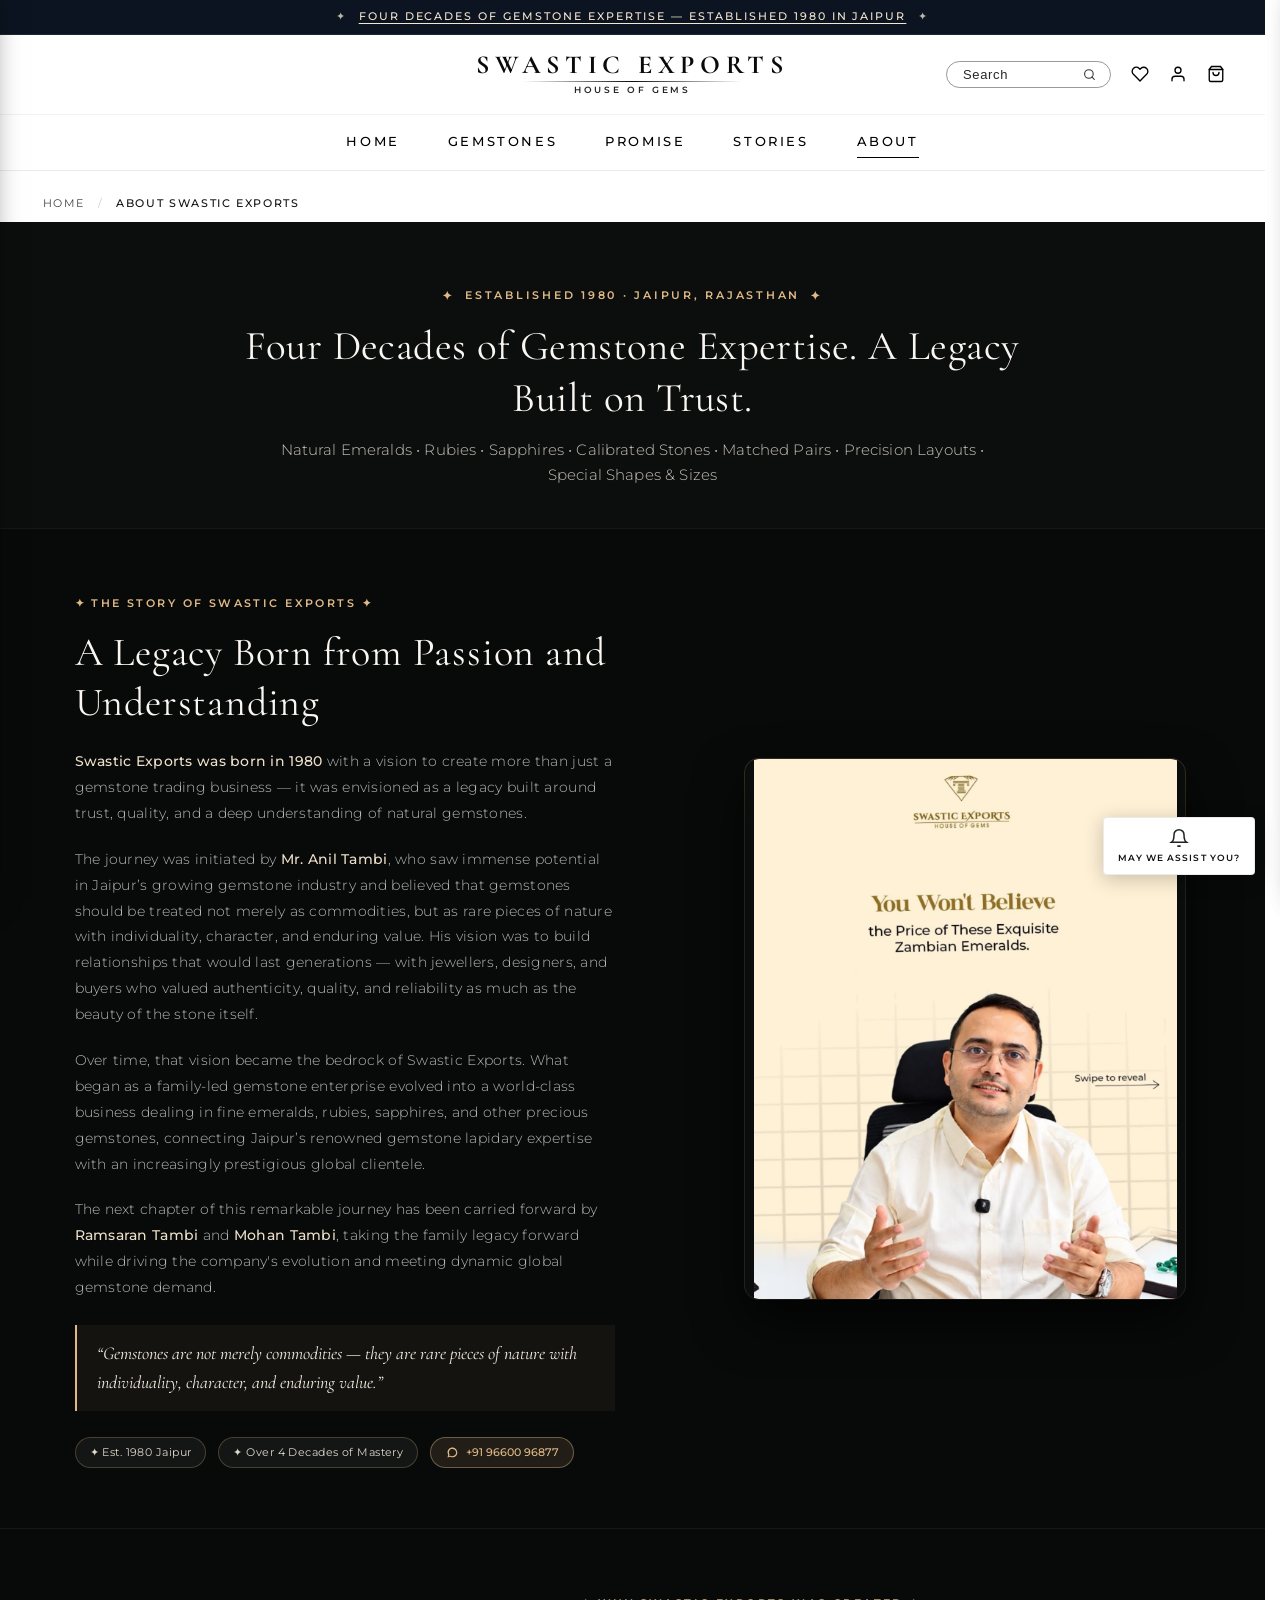
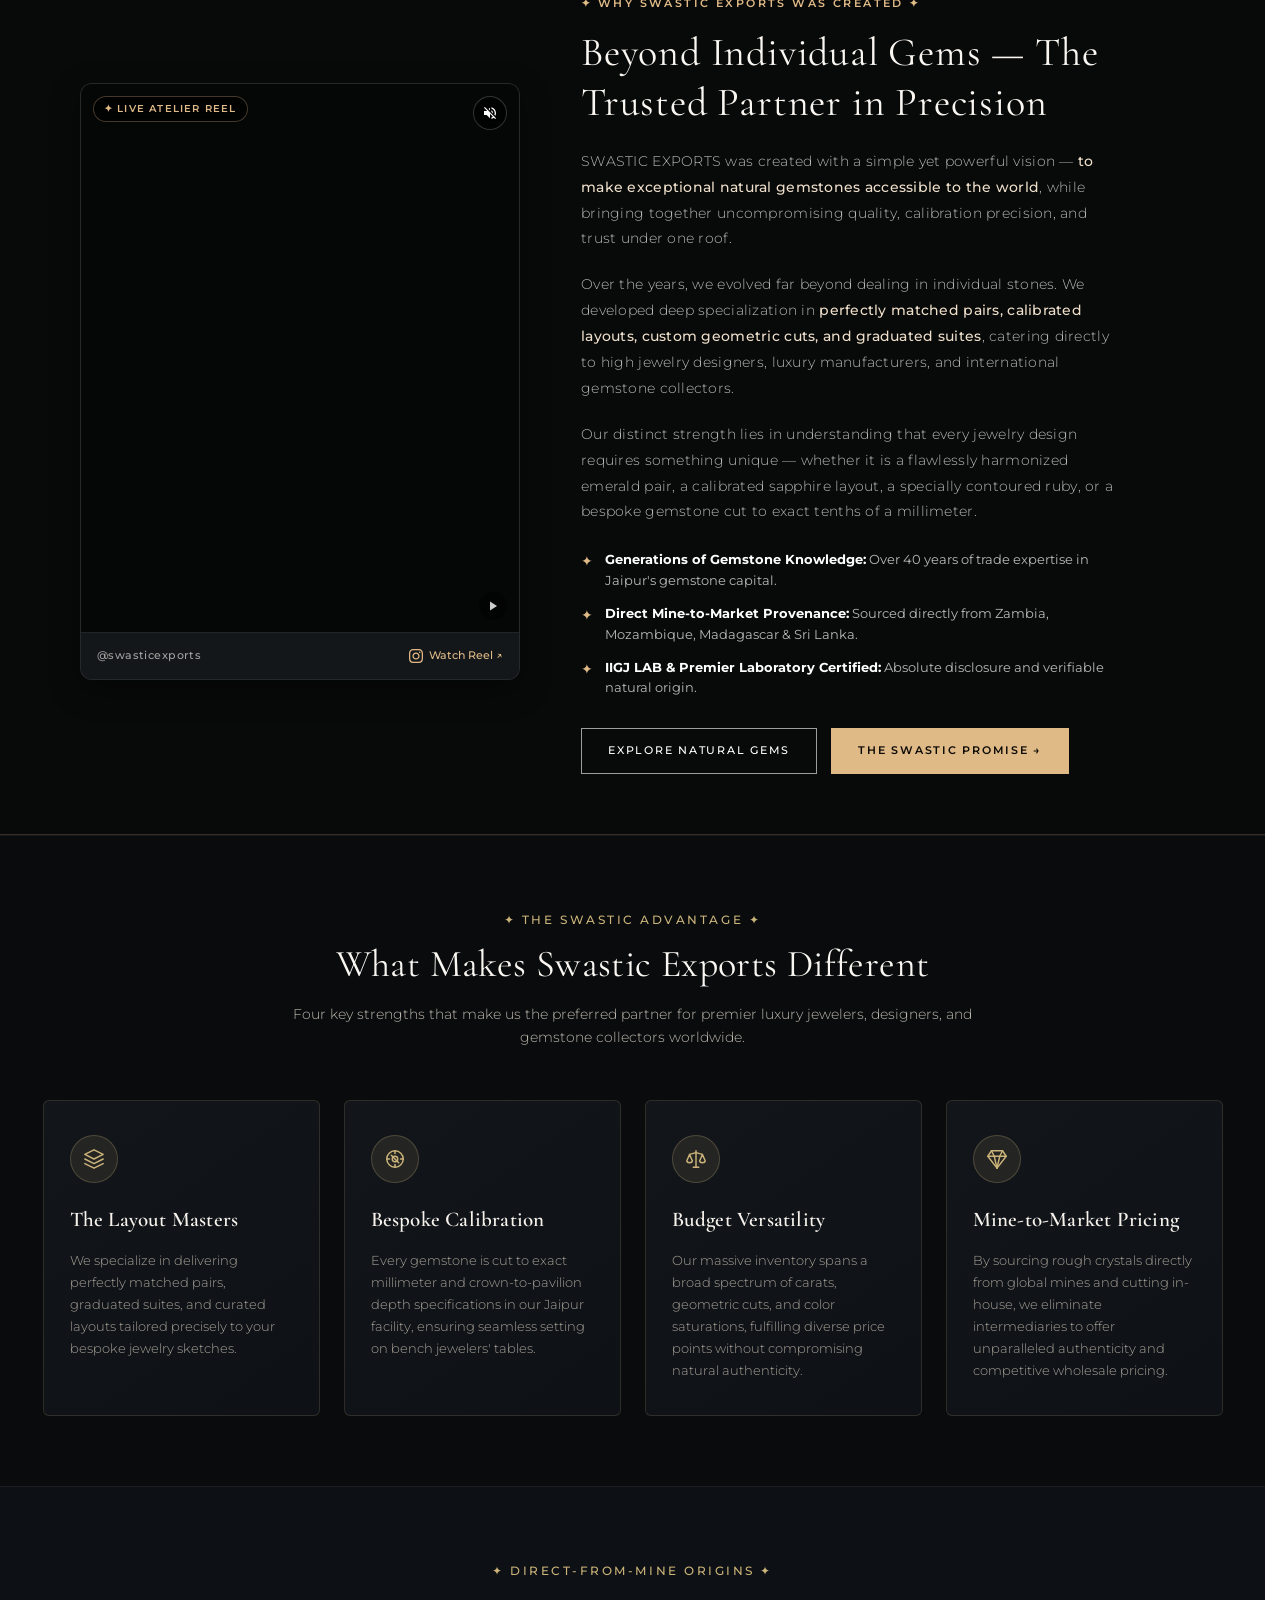
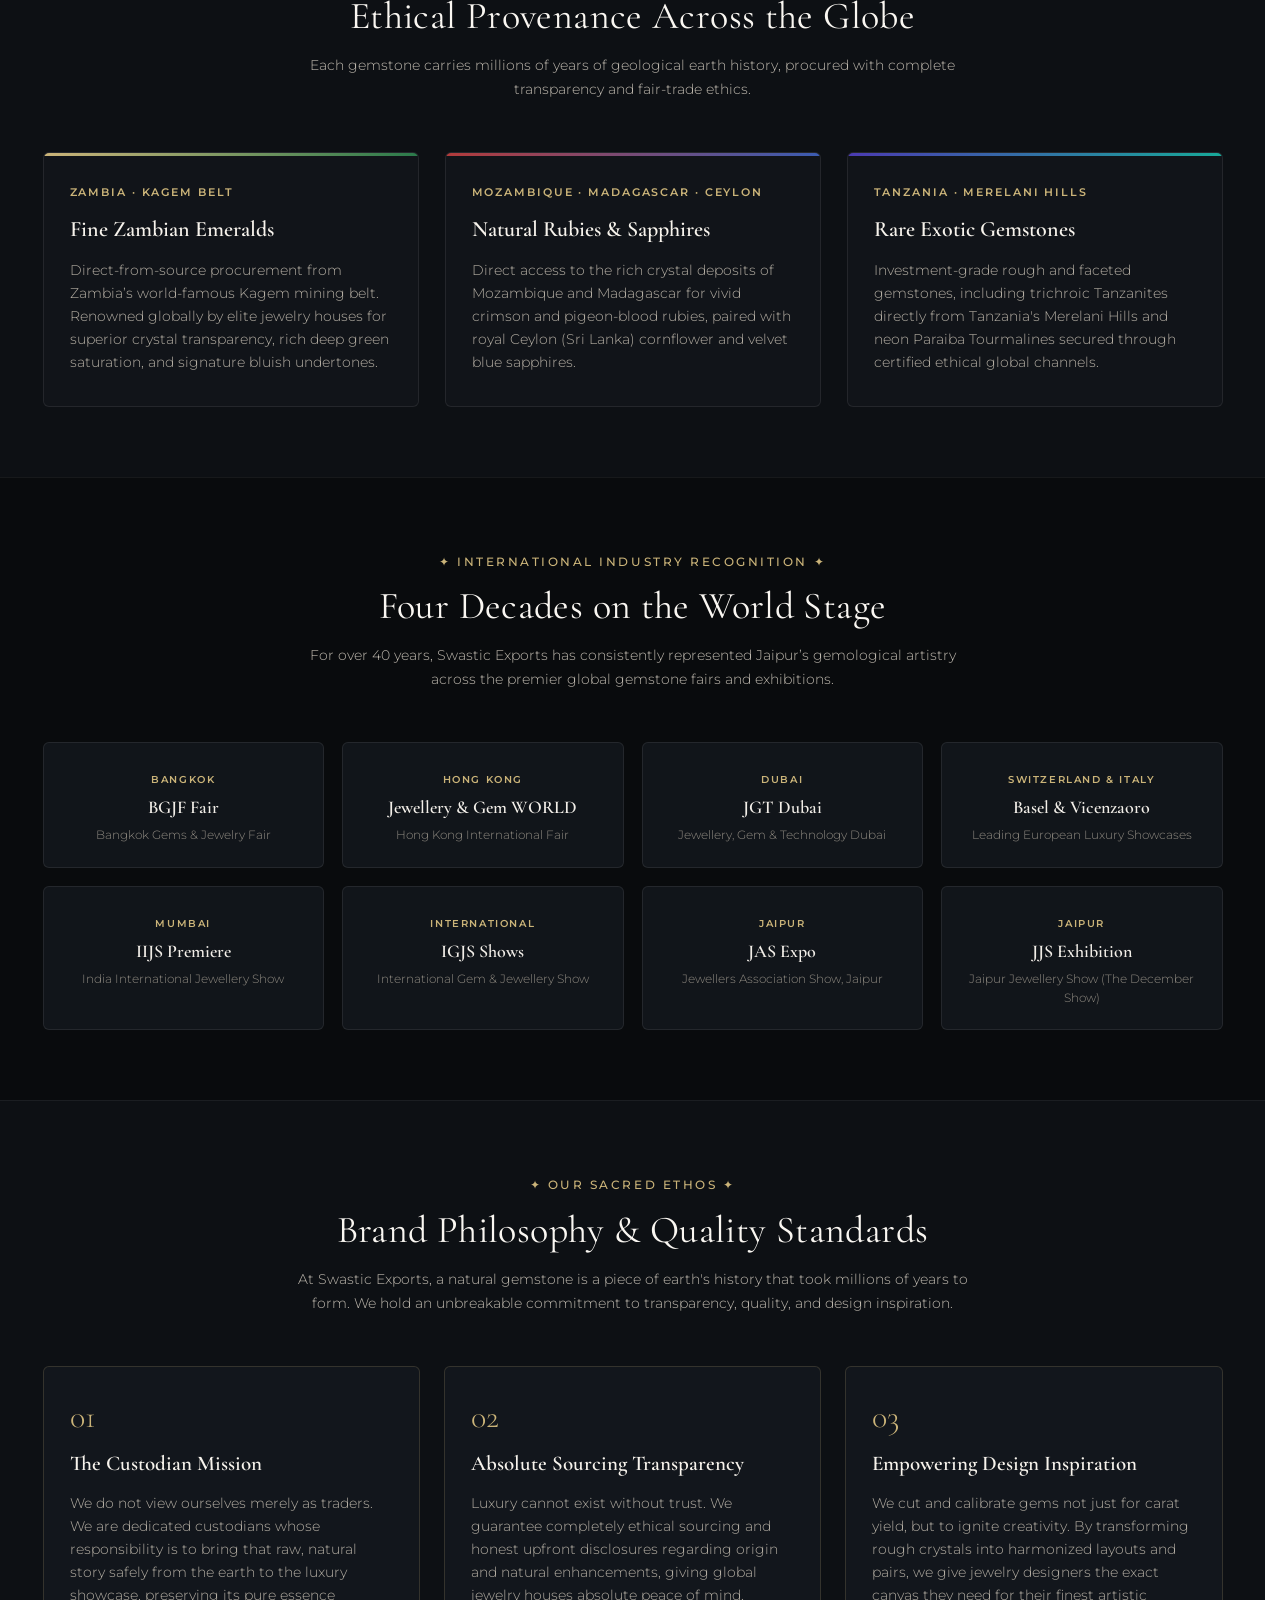
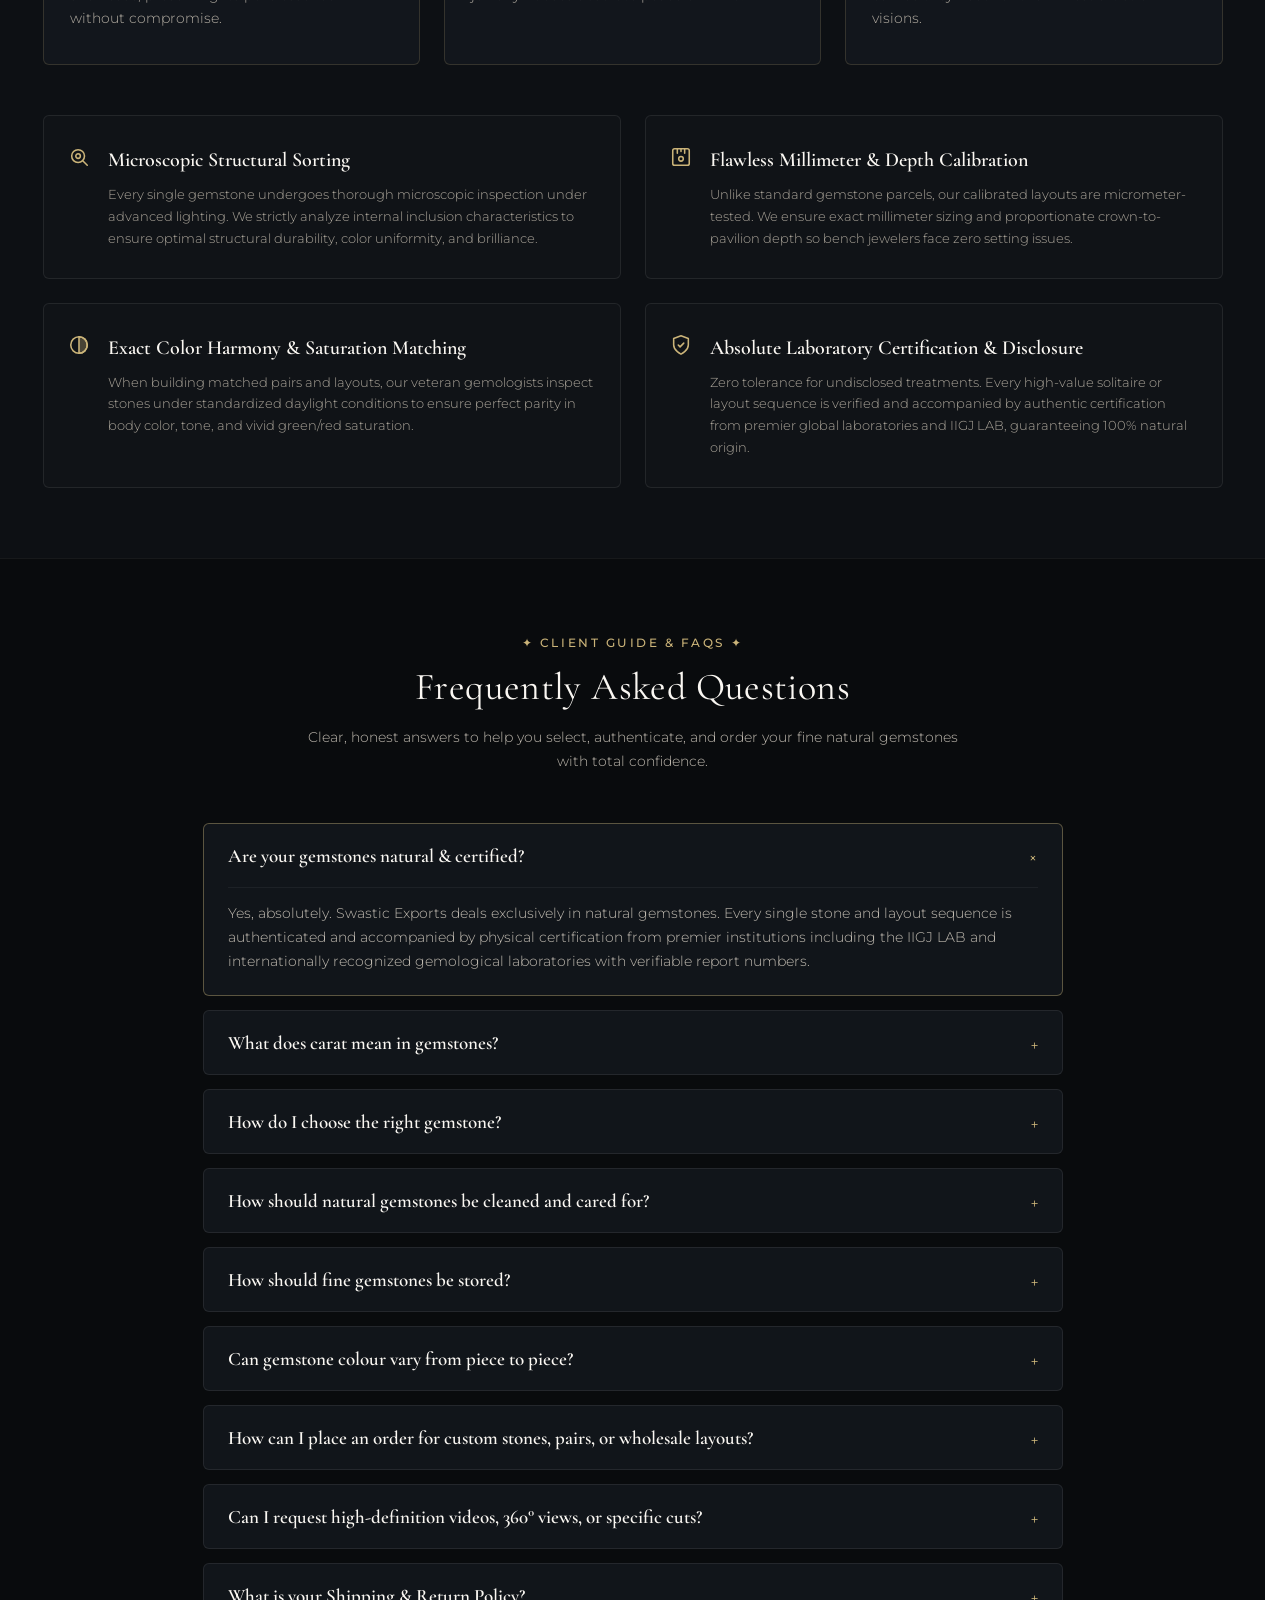
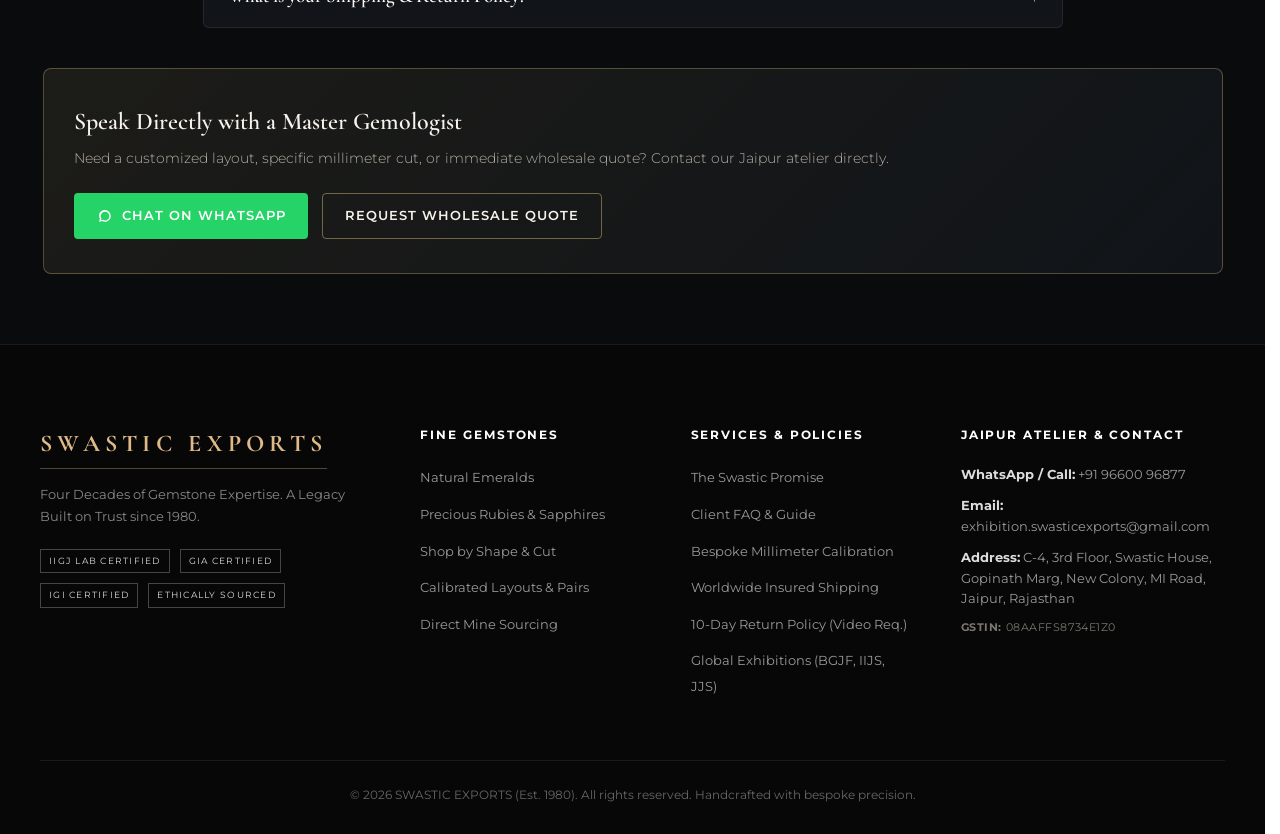
<file: about.html>
<!DOCTYPE html>
<html lang="en">
<head>
  <meta charset="UTF-8">
  <meta name="viewport" content="width=device-width, initial-scale=1.0">
  <title>About Us | SWASTIC EXPORTS - Four Decades of Gemstone Expertise</title>
  <meta name="description" content="Discover the four-decade legacy of Swastic Exports since 1980. World's finest certified natural Zambian emeralds, rubies, sapphires, calibrated layouts, and bespoke gemstone artistry.">
  <link rel="preconnect" href="https://fonts.googleapis.com">
  <link rel="preconnect" href="https://fonts.gstatic.com" crossorigin>
  <link href="https://fonts.googleapis.com/css2?family=Cormorant+Garamond:ital,wght@0,300;0,400;0,500;0,600;0,700;1,400&family=Montserrat:wght@200;300;400;500;600&display=swap" rel="stylesheet">
  <link rel="stylesheet" href="style.css?v=3.5">
</head>
<body class="about-page-body">

  <!-- Top Announcement Bar -->
  <div class="top-announcement-bar">
    <div class="announcement-content">
      <span class="sparkle-icon">✦</span>
      <a href="shapes.html">FOUR DECADES OF GEMSTONE EXPERTISE — ESTABLISHED 1980 IN JAIPUR</a>
      <span class="sparkle-icon">✦</span>
    </div>
  </div>

  <!-- Top Header -->
  <header class="site-header" id="siteHeader">
    <div class="top-nav-bar">
      <div class="header-left">
        <button class="mobile-menu-btn" id="mobileMenuBtn" aria-label="Open Navigation Menu" title="Menu">
          <svg class="icon hamburger-icon" viewBox="0 0 24 24" fill="none" stroke="currentColor" stroke-width="2">
            <line x1="3" y1="6" x2="21" y2="6"></line>
            <line x1="3" y1="12" x2="21" y2="12"></line>
            <line x1="3" y1="18" x2="21" y2="18"></line>
          </svg>
        </button>
      </div>

      <div class="header-logo-container">
        <a href="index.html" class="brand-logo">
          <span class="logo-title">SWASTIC EXPORTS</span>
          <span class="logo-sub">HOUSE OF GEMS</span>
        </a>
      </div>

      <div class="header-right">
        <div class="search-pill-container" id="searchTrigger">
          <input type="text" placeholder="Search" id="headerSearchInput" readonly>
          <svg class="icon search-icon" viewBox="0 0 24 24" fill="none" stroke="currentColor" stroke-width="2">
            <circle cx="11" cy="11" r="8"></circle>
            <line x1="21" y1="21" x2="16.65" y2="16.65"></line>
          </svg>
        </div>
        
        <!-- Wishlist Button -->
        <button class="nav-action-btn wishlist-btn" id="wishlistBtn" aria-label="Favorites" title="View Favorites">
          <svg class="icon heart-icon" viewBox="0 0 24 24" fill="none" stroke="currentColor" stroke-width="1.8">
            <path d="M20.84 4.61a5.5 5.5 0 0 0-7.78 0L12 5.67l-1.06-1.06a5.5 5.5 0 0 0-7.78 7.78l1.06 1.06L12 21.23l7.78-7.78 1.06-1.06a5.5 5.5 0 0 0 0-7.78z"></path>
          </svg>
          <span class="action-badge" id="wishlistBadgeCount"></span>
        </button>

        <button class="nav-action-btn user-btn" id="userBtn" aria-label="Account">
          <svg class="icon" viewBox="0 0 24 24" fill="none" stroke="currentColor" stroke-width="1.8">
            <path d="M20 21v-2a4 4 0 0 0-4-4H8a4 4 0 0 0-4 4v2"></path>
            <circle cx="12" cy="7" r="4"></circle>
          </svg>
        </button>
        <button class="nav-action-btn cart-btn" id="cartBtn" aria-label="Shopping Bag">
          <svg class="icon" viewBox="0 0 24 24" fill="none" stroke="currentColor" stroke-width="1.8">
            <path d="M6 2L3 6v14a2 2 0 0 0 2 2h14a2 2 0 0 0 2-2V6l-3-4z"></path>
            <line x1="3" y1="6" x2="21" y2="6"></line>
            <path d="M16 10a4 4 0 0 1-8 0"></path>
          </svg>
          <span class="action-badge" id="cartBadgeCount"></span>
        </button>
      </div>
    </div>

    <!-- Navigation Menu Bar -->
    <nav class="main-navigation">
      <ul class="nav-menu">
        <li class="nav-item"><a href="index.html#heroSection" class="nav-link">HOME</a></li>
        <li class="nav-item"><a href="gemstones.html" class="nav-link">GEMSTONES</a></li>
        <li class="nav-item"><a href="promise.html" class="nav-link">PROMISE</a></li>
        <li class="nav-item"><a href="reviews.html" class="nav-link">STORIES</a></li>
        <li class="nav-item"><a href="about.html" class="nav-link active highlight-menu">ABOUT</a></li>
      </ul>
    </nav>
  </header>

  <main class="about-page-main">
    
    <!-- Breadcrumb -->
    <div class="promise-breadcrumb-wrapper">
      <div class="promise-container">
        <nav class="breadcrumb-nav">
          <a href="index.html">Home</a>
          <span class="breadcrumb-separator">/</span>
          <span class="breadcrumb-current">About Swastic Exports</span>
        </nav>
      </div>
    </div>

    <!-- About Section: Complete Brand Narrative & Four Decades of Heritage -->
    <section class="story-legacy-section" id="story-section" style="border-top: none;">
      <!-- Section Header -->
      <div class="story-section-header">
        <div class="story-eyebrow">
          <span class="gold-diamond-icon">✦</span>
          <span>ESTABLISHED 1980 · JAIPUR, RAJASTHAN</span>
          <span class="gold-diamond-icon">✦</span>
        </div>
        <h1 class="story-section-main-title">Four Decades of Gemstone Expertise. A Legacy Built on Trust.</h1>
        <p class="story-section-lead">Natural Emeralds • Rubies • Sapphires • Calibrated Stones • Matched Pairs • Precision Layouts • Special Shapes &amp; Sizes</p>
      </div>

      <!-- Story Block 1: The Founders & Heritage -->
      <div class="story-block">
        <div class="story-container">
          <div class="story-content-box">
            <div class="story-inner-text">
              <span class="story-tag-eyebrow">✦ THE STORY OF SWASTIC EXPORTS ✦</span>
              <h2 class="story-heading">A Legacy Born from Passion and Understanding</h2>
              <p class="story-description">
                <strong>Swastic Exports was born in 1980</strong> with a vision to create more than just a gemstone trading business — it was envisioned as a legacy built around trust, quality, and a deep understanding of natural gemstones.
              </p>
              <p class="story-description">
                The journey was initiated by <strong>Mr. Anil Tambi</strong>, who saw immense potential in Jaipur’s growing gemstone industry and believed that gemstones should be treated not merely as commodities, but as rare pieces of nature with individuality, character, and enduring value. His vision was to build relationships that would last generations — with jewellers, designers, and buyers who valued authenticity, quality, and reliability as much as the beauty of the stone itself.
              </p>
              <p class="story-description">
                Over time, that vision became the bedrock of Swastic Exports. What began as a family-led gemstone enterprise evolved into a world-class business dealing in fine emeralds, rubies, sapphires, and other precious gemstones, connecting Jaipur’s renowned gemstone lapidary expertise with an increasingly prestigious global clientele.
              </p>
              <p class="story-description">
                The next chapter of this remarkable journey has been carried forward by <strong>Ramsaran Tambi</strong> and <strong>Mohan Tambi</strong>, taking the family legacy forward while driving the company's evolution and meeting dynamic global gemstone demand.
              </p>
              <blockquote class="story-quote-box">
                “Gemstones are not merely commodities — they are rare pieces of nature with individuality, character, and enduring value.”
              </blockquote>
              <div class="story-meta-row">
                <span class="story-tag">✦ Est. 1980 Jaipur</span>
                <span class="story-tag">✦ Over 4 Decades of Mastery</span>
                <a href="https://wa.me/919660096877" target="_blank" class="story-handle-link" rel="noopener">
                  <svg width="15" height="15" viewBox="0 0 24 24" fill="currentColor"><path d="M12.031 6.172c-3.181 0-5.767 2.586-5.768 5.766-.001 1.298.38 2.27 1.019 3.287l-.711 2.598 2.669-.699c.969.54 1.841.815 2.791.815 3.181 0 5.768-2.587 5.768-5.768 0-3.18-2.587-5.767-5.768-5.767zm7.689 5.766c0 4.24-3.449 7.689-7.689 7.689-1.328 0-2.57-.34-3.666-.935l-4.365 1.144 1.164-4.254c-.68-1.157-1.072-2.508-1.072-3.954 0-4.24 3.449-7.689 7.689-7.689s7.689 3.449 7.689 7.689z"/></svg>
                  +91 96600 96877
                </a>
              </div>
            </div>
          </div>
          <div class="story-media-box">
            <div class="story-card-frame">
              <img src="images/about-swastic-heritage.png" alt="Swastic Exports House of Gems - Established 1980 Jaipur" class="story-card-img">
            </div>
          </div>
        </div>
      </div>

      <!-- Story Block 2: The Vision & Calibration Expertise -->
      <div class="story-block">
        <div class="story-container reverse">
          <div class="story-media-box">
            <div class="reel-box-card story-reel-card">
              <div class="reel-box-video-wrap" onclick="if(!event.target.closest('.reel-sound-toggle')){ window.open('https://www.instagram.com/reel/DRmfoWrjN_t/?mdxt=bXdzbWlheGZjbjR2', '_blank'); }" style="cursor: pointer;" title="Click to Watch Reel on Instagram">
                <video class="reel-box-video" src="videos/zambian-emerald-legacy.mp4" autoplay loop muted playsinline preload="metadata"></video>
                <button type="button" class="reel-sound-toggle" title="Toggle Sound" aria-label="Toggle Sound" onclick="event.stopPropagation();">
                  <svg class="sound-off-icon" viewBox="0 0 24 24" width="16" height="16" fill="currentColor">
                    <path d="M16.5 12c0-1.77-1.02-3.29-2.5-4.03v2.21l2.45 2.45c.03-.2.05-.41.05-.63zm2.5 0c0 .94-.2 1.82-.54 2.64l1.51 1.51C20.63 14.91 21 13.5 21 12c0-4.28-2.99-7.86-7-8.77v2.06c2.89.86 5 3.54 5 6.71zM4.27 3L3 4.27l4.73 4.73H3v6h4l5 5v-6.73l4.25 4.25c-.67.52-1.42.93-2.25 1.18v2.06c1.38-.31 2.63-.95 3.69-1.81L19.73 21 21 19.73l-9-9L4.27 3zM12 4L9.91 6.09 12 8.18V4z"/>
                  </svg>
                  <svg class="sound-on-icon" viewBox="0 0 24 24" width="16" height="16" fill="currentColor">
                    <path d="M3 9v6h4l5 5V4L7 9H3zm13.5 3c0-1.77-1.02-3.29-2.5-4.03v8.05c1.48-.73 2.5-2.25 2.5-4.02zM14 3.23v2.06c2.89.86 5 3.54 5 6.71s-2.11 5.85-5 6.71v2.06c4.01-.91 7-4.49 7-8.77s-2.99-7.86-7-8.77z"/>
                  </svg>
                </button>
                <div class="reel-tag-overlay"><span>✦ LIVE ATELIER REEL</span></div>
                <div class="reel-play-indicator">
                  <svg viewBox="0 0 24 24" width="12" height="12" fill="currentColor"><polygon points="6 3 20 12 6 21 6 3"/></svg>
                </div>
              </div>
              <div class="reel-box-footer">
                <span class="reel-handle">@swasticexports</span>
                <a href="https://www.instagram.com/reel/DRmfoWrjN_t/?mdxt=bXdzbWlheGZjbjR2" target="_blank" rel="noopener noreferrer" class="reel-insta-link">
                  <svg viewBox="0 0 24 24"><path d="M12 2.163c3.204 0 3.584.012 4.85.07 3.252.148 4.771 1.691 4.919 4.919.058 1.265.069 1.645.069 4.849 0 3.205-.012 3.584-.069 4.849-.149 3.225-1.664 4.771-4.919 4.919-1.266.058-1.644.07-4.85.07-3.204 0-3.584-.012-4.849-.07-3.26-.149-4.771-1.699-4.919-4.92-.058-1.265-.07-1.644-.07-4.849 0-3.204.013-3.583.07-4.849.149-3.227 1.664-4.771 4.919-4.919 1.266-.057 1.645-.069 4.849-.069zm0-2.163c-3.259 0-3.667.014-4.947.072-4.358.2-6.78 2.618-6.98 6.98-.059 1.281-.073 1.689-.073 4.948 0 3.259.014 3.668.072 4.948.2 4.358 2.618 6.78 6.98 6.98 1.281.058 1.689.072 4.948.072 3.259 0 3.668-.014 4.948-.072 4.354-.2 6.782-2.618 6.979-6.98.059-1.28.073-1.689.073-4.948 0-3.259-.014-3.667-.072-4.947-.196-4.354-2.617-6.78-6.979-6.98-1.281-.059-1.69-.073-4.949-.073zm0 5.838c-3.403 0-6.162 2.759-6.162 6.162s2.759 6.163 6.162 6.163 6.162-2.759 6.162-6.163c0-3.403-2.759-6.162-6.162-6.162zm0 10.162c-2.209 0-4-1.79-4-4 0-2.209 1.791-4 4-4s4 1.791 4 4c0 2.21-1.791 4-4 4zm6.406-11.845c-.796 0-1.441.645-1.441 1.44s.645 1.44 1.441 1.44c.795 0 1.439-.645 1.439-1.44s-.644-1.44-1.439-1.44z"/></svg>
                  <span>Watch Reel ↗</span>
                </a>
              </div>
            </div>
          </div>
          <div class="story-content-box">
            <div class="story-inner-text">
              <span class="story-tag-eyebrow">✦ WHY SWASTIC EXPORTS WAS CREATED ✦</span>
              <h2 class="story-heading">Beyond Individual Gems — The Trusted Partner in Precision</h2>
              <p class="story-description">
                SWASTIC EXPORTS was created with a simple yet powerful vision — <strong>to make exceptional natural gemstones accessible to the world</strong>, while bringing together uncompromising quality, calibration precision, and trust under one roof.
              </p>
              <p class="story-description">
                Over the years, we evolved far beyond dealing in individual stones. We developed deep specialization in <strong>perfectly matched pairs, calibrated layouts, custom geometric cuts, and graduated suites</strong>, catering directly to high jewelry designers, luxury manufacturers, and international gemstone collectors.
              </p>
              <p class="story-description">
                Our distinct strength lies in understanding that every jewelry design requires something unique — whether it is a flawlessly harmonized emerald pair, a calibrated sapphire layout, a specially contoured ruby, or a bespoke gemstone cut to exact tenths of a millimeter.
              </p>
              <div class="story-pillars-list">
                <div class="story-pillar-item">
                  <span class="pillar-check">✦</span>
                  <div><strong>Generations of Gemstone Knowledge:</strong> Over 40 years of trade expertise in Jaipur's gemstone capital.</div>
                </div>
                <div class="story-pillar-item">
                  <span class="pillar-check">✦</span>
                  <div><strong>Direct Mine-to-Market Provenance:</strong> Sourced directly from Zambia, Mozambique, Madagascar &amp; Sri Lanka.</div>
                </div>
                <div class="story-pillar-item">
                  <span class="pillar-check">✦</span>
                  <div><strong>IIGJ LAB &amp; Premier Laboratory Certified:</strong> Absolute disclosure and verifiable natural origin.</div>
                </div>
              </div>
              <div class="story-actions-row">
                <a href="gemstones.html" class="story-cta-btn">EXPLORE NATURAL GEMS</a>
                <a href="promise.html" class="story-cta-btn gold">THE SWASTIC PROMISE →</a>
              </div>
            </div>
          </div>
        </div>
      </div>
    </section>

    <!-- SECTION: What Makes Us Different (Our Core USPs) -->
    <section class="brand-feature-section">
      <div class="section-container">
        <div class="brand-section-header">
          <span class="brand-eyebrow">✦ THE SWASTIC ADVANTAGE ✦</span>
          <h2 class="brand-section-title">What Makes Swastic Exports Different</h2>
          <p class="brand-section-lead">Four key strengths that make us the preferred partner for premier luxury jewelers, designers, and gemstone collectors worldwide.</p>
        </div>
        <div class="usps-grid">
          <div class="usp-card">
            <div class="usp-icon-wrap">
              <svg width="22" height="22" viewBox="0 0 24 24" fill="none" stroke="currentColor" stroke-width="1.6" stroke-linecap="round" stroke-linejoin="round">
                <polygon points="12 2 2 7 12 12 22 7 12 2"></polygon>
                <polyline points="2 17 12 22 22 17"></polyline>
                <polyline points="2 12 12 17 22 12"></polyline>
              </svg>
            </div>
            <h3 class="usp-title">The Layout Masters</h3>
            <p class="usp-desc">We specialize in delivering perfectly matched pairs, graduated suites, and curated layouts tailored precisely to your bespoke jewelry sketches.</p>
          </div>
          <div class="usp-card">
            <div class="usp-icon-wrap">
              <svg width="22" height="22" viewBox="0 0 24 24" fill="none" stroke="currentColor" stroke-width="1.6" stroke-linecap="round" stroke-linejoin="round">
                <circle cx="12" cy="12" r="9"/>
                <path d="M12 3v3"/>
                <path d="M12 18v3"/>
                <path d="M3 12h3"/>
                <path d="M18 12h3"/>
                <path d="M8 8l8 8"/>
                <circle cx="12" cy="12" r="3"/>
              </svg>
            </div>
            <h3 class="usp-title">Bespoke Calibration</h3>
            <p class="usp-desc">Every gemstone is cut to exact millimeter and crown-to-pavilion depth specifications in our Jaipur facility, ensuring seamless setting on bench jewelers' tables.</p>
          </div>
          <div class="usp-card">
            <div class="usp-icon-wrap">
              <svg width="22" height="22" viewBox="0 0 24 24" fill="none" stroke="currentColor" stroke-width="1.6" stroke-linecap="round" stroke-linejoin="round">
                <path d="M12 3v18"/>
                <path d="M5 7l7-2 7 2"/>
                <path d="M5 7L2 14c0 1.5 1.5 2 3 2s3-.5 3-2L5 7z"/>
                <path d="M19 7l-3 7c0 1.5 1.5 2 3 2s3-.5 3-2l-3-7z"/>
                <path d="M9 21h6"/>
              </svg>
            </div>
            <h3 class="usp-title">Budget Versatility</h3>
            <p class="usp-desc">Our massive inventory spans a broad spectrum of carats, geometric cuts, and color saturations, fulfilling diverse price points without compromising natural authenticity.</p>
          </div>
          <div class="usp-card">
            <div class="usp-icon-wrap">
              <svg width="22" height="22" viewBox="0 0 24 24" fill="none" stroke="currentColor" stroke-width="1.6" stroke-linecap="round" stroke-linejoin="round">
                <polygon points="6 3 18 3 22 9 12 22 2 9 6 3"/>
                <line x1="2" y1="9" x2="22" y2="9"/>
                <line x1="12" y1="22" x2="9" y2="9"/>
                <line x1="12" y1="22" x2="15" y2="9"/>
                <line x1="6" y1="3" x2="9" y2="9"/>
                <line x1="18" y1="3" x2="15" y2="9"/>
              </svg>
            </div>
            <h3 class="usp-title">Mine-to-Market Pricing</h3>
            <p class="usp-desc">By sourcing rough crystals directly from global mines and cutting in-house, we eliminate intermediaries to offer unparalleled authenticity and competitive wholesale pricing.</p>
          </div>
        </div>
      </div>
    </section>

    <!-- SECTION: Sourcing & Geological Origins -->
    <section class="brand-feature-section alt-bg">
      <div class="section-container">
        <div class="brand-section-header">
          <span class="brand-eyebrow">✦ DIRECT-FROM-MINE ORIGINS ✦</span>
          <h2 class="brand-section-title">Ethical Provenance Across the Globe</h2>
          <p class="brand-section-lead">Each gemstone carries millions of years of geological earth history, procured with complete transparency and fair-trade ethics.</p>
        </div>
        <div class="origins-grid">
          <div class="origin-card">
            <span class="origin-badge">ZAMBIA · KAGEM BELT</span>
            <h3 class="origin-title">Fine Zambian Emeralds</h3>
            <p class="origin-desc">Direct-from-source procurement from Zambia’s world-famous Kagem mining belt. Renowned globally by elite jewelry houses for superior crystal transparency, rich deep green saturation, and signature bluish undertones.</p>
          </div>
          <div class="origin-card ruby-sapphire">
            <span class="origin-badge">MOZAMBIQUE · MADAGASCAR · CEYLON</span>
            <h3 class="origin-title">Natural Rubies &amp; Sapphires</h3>
            <p class="origin-desc">Direct access to the rich crystal deposits of Mozambique and Madagascar for vivid crimson and pigeon-blood rubies, paired with royal Ceylon (Sri Lanka) cornflower and velvet blue sapphires.</p>
          </div>
          <div class="origin-card exotic">
            <span class="origin-badge">TANZANIA · MERELANI HILLS</span>
            <h3 class="origin-title">Rare Exotic Gemstones</h3>
            <p class="origin-desc">Investment-grade rough and faceted gemstones, including trichroic Tanzanites directly from Tanzania's Merelani Hills and neon Paraiba Tourmalines secured through certified ethical global channels.</p>
          </div>
        </div>
      </div>
    </section>

    <!-- SECTION: Global Exhibitions & Trade Platforms -->
    <section class="brand-feature-section">
      <div class="section-container">
        <div class="brand-section-header">
          <span class="brand-eyebrow">✦ INTERNATIONAL INDUSTRY RECOGNITION ✦</span>
          <h2 class="brand-section-title">Four Decades on the World Stage</h2>
          <p class="brand-section-lead">For over 40 years, Swastic Exports has consistently represented Jaipur’s gemological artistry across the premier global gemstone fairs and exhibitions.</p>
        </div>
        <div class="exhibitions-grid">
          <div class="exhibition-pill-card">
            <span class="exhibit-badge">BANGKOK</span>
            <div class="exhibit-name">BGJF Fair</div>
            <div class="exhibit-loc">Bangkok Gems &amp; Jewelry Fair</div>
          </div>
          <div class="exhibition-pill-card">
            <span class="exhibit-badge">HONG KONG</span>
            <div class="exhibit-name">Jewellery &amp; Gem WORLD</div>
            <div class="exhibit-loc">Hong Kong International Fair</div>
          </div>
          <div class="exhibition-pill-card">
            <span class="exhibit-badge">DUBAI</span>
            <div class="exhibit-name">JGT Dubai</div>
            <div class="exhibit-loc">Jewellery, Gem &amp; Technology Dubai</div>
          </div>
          <div class="exhibition-pill-card">
            <span class="exhibit-badge">SWITZERLAND &amp; ITALY</span>
            <div class="exhibit-name">Basel &amp; Vicenzaoro</div>
            <div class="exhibit-loc">Leading European Luxury Showcases</div>
          </div>
          <div class="exhibition-pill-card">
            <span class="exhibit-badge">MUMBAI</span>
            <div class="exhibit-name">IIJS Premiere</div>
            <div class="exhibit-loc">India International Jewellery Show</div>
          </div>
          <div class="exhibition-pill-card">
            <span class="exhibit-badge">INTERNATIONAL</span>
            <div class="exhibit-name">IGJS Shows</div>
            <div class="exhibit-loc">International Gem &amp; Jewellery Show</div>
          </div>
          <div class="exhibition-pill-card">
            <span class="exhibit-badge">JAIPUR</span>
            <div class="exhibit-name">JAS Expo</div>
            <div class="exhibit-loc">Jewellers Association Show, Jaipur</div>
          </div>
          <div class="exhibition-pill-card">
            <span class="exhibit-badge">JAIPUR</span>
            <div class="exhibit-name">JJS Exhibition</div>
            <div class="exhibit-loc">Jaipur Jewellery Show (The December Show)</div>
          </div>
        </div>
      </div>
    </section>

    <!-- SECTION: Brand Philosophy & Quality Standards -->
    <section class="brand-feature-section alt-bg">
      <div class="section-container">
        <div class="brand-section-header">
          <span class="brand-eyebrow">✦ OUR SACRED ETHOS ✦</span>
          <h2 class="brand-section-title">Brand Philosophy &amp; Quality Standards</h2>
          <p class="brand-section-lead">At Swastic Exports, a natural gemstone is a piece of earth's history that took millions of years to form. We hold an unbreakable commitment to transparency, quality, and design inspiration.</p>
        </div>

        <!-- 3 Philosophy Pillars -->
        <div class="philosophy-grid" style="margin-bottom: 50px;">
          <div class="philosophy-card">
            <div class="philosophy-num">01</div>
            <h3 class="philosophy-title">The Custodian Mission</h3>
            <p class="philosophy-desc">We do not view ourselves merely as traders. We are dedicated custodians whose responsibility is to bring that raw, natural story safely from the earth to the luxury showcase, preserving its pure essence without compromise.</p>
          </div>
          <div class="philosophy-card">
            <div class="philosophy-num">02</div>
            <h3 class="philosophy-title">Absolute Sourcing Transparency</h3>
            <p class="philosophy-desc">Luxury cannot exist without trust. We guarantee completely ethical sourcing and honest upfront disclosures regarding origin and natural enhancements, giving global jewelry houses absolute peace of mind.</p>
          </div>
          <div class="philosophy-card">
            <div class="philosophy-num">03</div>
            <h3 class="philosophy-title">Empowering Design Inspiration</h3>
            <p class="philosophy-desc">We cut and calibrate gems not just for carat yield, but to ignite creativity. By transforming rough crystals into harmonized layouts and pairs, we give jewelry designers the exact canvas they need for their finest artistic visions.</p>
          </div>
        </div>

        <!-- 4 Core Quality Pillars -->
        <div class="standards-grid">
          <div class="standard-card">
            <span class="standard-icon">
              <svg width="22" height="22" viewBox="0 0 24 24" fill="none" stroke="currentColor" stroke-width="1.7" stroke-linecap="round" stroke-linejoin="round">
                <circle cx="11" cy="11" r="7"/>
                <line x1="21" y1="21" x2="16.65" y2="16.65"/>
                <circle cx="11" cy="11" r="2.5"/>
              </svg>
            </span>
            <div class="standard-content">
              <h4>Microscopic Structural Sorting</h4>
              <p>Every single gemstone undergoes thorough microscopic inspection under advanced lighting. We strictly analyze internal inclusion characteristics to ensure optimal structural durability, color uniformity, and brilliance.</p>
            </div>
          </div>
          <div class="standard-card">
            <span class="standard-icon">
              <svg width="22" height="22" viewBox="0 0 24 24" fill="none" stroke="currentColor" stroke-width="1.7" stroke-linecap="round" stroke-linejoin="round">
                <rect x="3" y="3" width="18" height="18" rx="2"/>
                <line x1="8" y1="3" x2="8" y2="8"/>
                <line x1="12" y1="3" x2="12" y2="6"/>
                <line x1="16" y1="3" x2="16" y2="8"/>
                <circle cx="12" cy="14" r="2.5"/>
              </svg>
            </span>
            <div class="standard-content">
              <h4>Flawless Millimeter &amp; Depth Calibration</h4>
              <p>Unlike standard gemstone parcels, our calibrated layouts are micrometer-tested. We ensure exact millimeter sizing and proportionate crown-to-pavilion depth so bench jewelers face zero setting issues.</p>
            </div>
          </div>
          <div class="standard-card">
            <span class="standard-icon">
              <svg width="22" height="22" viewBox="0 0 24 24" fill="none" stroke="currentColor" stroke-width="1.7" stroke-linecap="round" stroke-linejoin="round">
                <circle cx="12" cy="12" r="9"/>
                <path d="M12 3a9 9 0 0 1 0 18z" fill="currentColor" fill-opacity="0.3"/>
              </svg>
            </span>
            <div class="standard-content">
              <h4>Exact Color Harmony &amp; Saturation Matching</h4>
              <p>When building matched pairs and layouts, our veteran gemologists inspect stones under standardized daylight conditions to ensure perfect parity in body color, tone, and vivid green/red saturation.</p>
            </div>
          </div>
          <div class="standard-card">
            <span class="standard-icon">
              <svg width="22" height="22" viewBox="0 0 24 24" fill="none" stroke="currentColor" stroke-width="1.7" stroke-linecap="round" stroke-linejoin="round">
                <path d="M12 22s8-4 8-10V5l-8-3-8 3v7c0 6 8 10 8 10z"/>
                <path d="M9 12l2 2 4-4"/>
              </svg>
            </span>
            <div class="standard-content">
              <h4>Absolute Laboratory Certification &amp; Disclosure</h4>
              <p>Zero tolerance for undisclosed treatments. Every high-value solitaire or layout sequence is verified and accompanied by authentic certification from premier global laboratories and IIGJ LAB, guaranteeing 100% natural origin.</p>
            </div>
          </div>
        </div>

      </div>
    </section>

    <!-- SECTION: Frequently Asked Questions & Ordering Guide -->
    <section class="brand-feature-section" id="faq-section">
      <div class="section-container">
        <div class="brand-section-header">
          <span class="brand-eyebrow">✦ CLIENT GUIDE &amp; FAQS ✦</span>
          <h2 class="brand-section-title">Frequently Asked Questions</h2>
          <p class="brand-section-lead">Clear, honest answers to help you select, authenticate, and order your fine natural gemstones with total confidence.</p>
        </div>

        <div class="faq-accordion-wrap">
          <div class="faq-item active">
            <button class="faq-question-btn" type="button">
              <span>Are your gemstones natural &amp; certified?</span>
              <span class="faq-toggle-icon">+</span>
            </button>
            <div class="faq-answer-panel">
              <p class="faq-answer-text">Yes, absolutely. Swastic Exports deals exclusively in natural gemstones. Every single stone and layout sequence is authenticated and accompanied by physical certification from premier institutions including the IIGJ LAB and internationally recognized gemological laboratories with verifiable report numbers.</p>
            </div>
          </div>

          <div class="faq-item">
            <button class="faq-question-btn" type="button">
              <span>What does carat mean in gemstones?</span>
              <span class="faq-toggle-icon">+</span>
            </button>
            <div class="faq-answer-panel">
              <p class="faq-answer-text">Carat (often abbreviated as ct.) is the universal standard unit of measurement used to weigh diamonds and colored gemstones. One carat is equal to exactly 200 milligrams (0.20 grams). Carat weight directly influences price, but must be evaluated in tandem with cut quality and color saturation.</p>
            </div>
          </div>

          <div class="faq-item">
            <button class="faq-question-btn" type="button">
              <span>How do I choose the right gemstone?</span>
              <span class="faq-toggle-icon">+</span>
            </button>
            <div class="faq-answer-panel">
              <p class="faq-answer-text">To choose the right gemstone, evaluate the "4 Cs" — Color (the single most crucial factor in colored stones), Cut (symmetry and light return), Clarity (natural internal characteristics/inclusions), and Carat weight, alongside the stone’s durability for your intended jewelry setting. Our veteran gemologists are always available for complimentary 1-on-1 consultations.</p>
            </div>
          </div>

          <div class="faq-item">
            <button class="faq-question-btn" type="button">
              <span>How should natural gemstones be cleaned and cared for?</span>
              <span class="faq-toggle-icon">+</span>
            </button>
            <div class="faq-answer-panel">
              <p class="faq-answer-text">Use warm water, mild dish soap, and a soft-bristled brush for durable gemstones like diamonds and sapphires. For delicate or naturally oiled stones like emeralds, never soak them in harsh ultrasonic cleaners — simply wipe them gently with a clean, damp microfiber cloth.</p>
            </div>
          </div>

          <div class="faq-item">
            <button class="faq-question-btn" type="button">
              <span>How should fine gemstones be stored?</span>
              <span class="faq-toggle-icon">+</span>
            </button>
            <div class="faq-answer-panel">
              <p class="faq-answer-text">Store gemstones separately in individual soft fabric pouches or lined jewelry box compartments to prevent harder stones (like diamonds and sapphires) from scratching softer gems. Keep them in a cool, dry place away from direct sunlight and extreme temperatures.</p>
            </div>
          </div>

          <div class="faq-item">
            <button class="faq-question-btn" type="button">
              <span>Can gemstone colour vary from piece to piece?</span>
              <span class="faq-toggle-icon">+</span>
            </button>
            <div class="faq-answer-panel">
              <p class="faq-answer-text">Yes. Natural trace minerals, geographic crystallization, and different lighting environments mean that no two natural gemstones will ever look completely identical. When you require matched pairs or suites, our gemologists visually curate and match body color, tone, and saturation with micrometer precision.</p>
            </div>
          </div>

          <div class="faq-item">
            <button class="faq-question-btn" type="button">
              <span>How can I place an order for custom stones, pairs, or wholesale layouts?</span>
              <span class="faq-toggle-icon">+</span>
            </button>
            <div class="faq-answer-panel">
              <p class="faq-answer-text">You can place an order directly with our sales desk. Simply browse our online showcase or send us your jewelry design sketches, required carat weights, shapes, and millimeter dimensions. Reach out via WhatsApp (+91 96600 96877), email (exhibition.swasticexports@gmail.com), or our concierge form for a custom wholesale quote.</p>
            </div>
          </div>

          <div class="faq-item">
            <button class="faq-question-btn" type="button">
              <span>Can I request high-definition videos, 360° views, or specific cuts?</span>
              <span class="faq-toggle-icon">+</span>
            </button>
            <div class="faq-answer-panel">
              <p class="faq-answer-text">Yes, absolutely! We gladly provide 4K daylight videos, macro photography, 360° spin views, and exact millimeter depth measurements of any stone before dispatch. We also cut bespoke sizes and customized fancy shapes to match your CAD specifications.</p>
            </div>
          </div>

          <div class="faq-item">
            <button class="faq-question-btn" type="button">
              <span>What is your Shipping &amp; Return Policy?</span>
              <span class="faq-toggle-icon">+</span>
            </button>
            <div class="faq-answer-panel">
              <p class="faq-answer-text"><strong>Worldwide Shipping:</strong> We export securely to all global destinations, providing 100% fully insured doorstep delivery via trusted international couriers.<br><br><strong>Return Policy:</strong> We offer a 10-day return window from the date of parcel delivery. For verification and safety, a continuous unboxing/opening video is mandatory upon receipt. For international returns, return shipping expenses and transit insurances are to be borne by the customer.</p>
            </div>
          </div>
        </div>

        <!-- Callout Box for Direct Ordering -->
        <div class="ordering-callout-box">
          <div class="callout-text">
            <h3>Speak Directly with a Master Gemologist</h3>
            <p>Need a customized layout, specific millimeter cut, or immediate wholesale quote? Contact our Jaipur atelier directly.</p>
          </div>
          <div class="callout-actions">
            <a href="https://wa.me/919660096877?text=Hello%20Swastic%20Exports,%20I%20would%20like%20to%20inquire%20about%20natural%20gemstones%20and%20calibrated%20layouts." target="_blank" rel="noopener noreferrer" class="btn-whatsapp-direct" onclick="window.open(this.href, '_blank'); return false;">
              <svg width="18" height="18" viewBox="0 0 24 24" fill="currentColor"><path d="M12.031 6.172c-3.181 0-5.767 2.586-5.768 5.766-.001 1.298.38 2.27 1.019 3.287l-.711 2.598 2.669-.699c.969.54 1.841.815 2.791.815 3.181 0 5.768-2.587 5.768-5.768 0-3.18-2.587-5.767-5.768-5.767zm7.689 5.766c0 4.24-3.449 7.689-7.689 7.689-1.328 0-2.57-.34-3.666-.935l-4.365 1.144 1.164-4.254c-.68-1.157-1.072-2.508-1.072-3.954 0-4.24 3.449-7.689 7.689-7.689s7.689 3.449 7.689 7.689z"/></svg>
              Chat on WhatsApp
            </a>
            <a href="https://wa.me/919660096877?text=Hello%20Swastic%20Exports,%20I%20would%20like%20to%20request%20a%20wholesale%20quote%20for%20calibrated%20gemstones%20and%20layouts." target="_blank" rel="noopener noreferrer" class="btn-email-quote" onclick="if(window.openConciergeModal){window.openConciergeModal(); return false;} else {window.open(this.href, '_blank'); return false;}">
              Request Wholesale Quote
            </a>
          </div>
        </div>

      </div>
    </section>

  </main>

  <!-- SWASTIC EXPORTS Footer -->
  <footer class="site-footer">
    <div class="footer-inner">
      <div class="footer-column brand-col">
        <div class="footer-logo">SWASTIC EXPORTS</div>
        <p class="footer-tagline">Four Decades of Gemstone Expertise. A Legacy Built on Trust since 1980.</p>
        <div class="footer-certifications">
          <span class="cert-badge">IIGJ LAB CERTIFIED</span>
          <span class="cert-badge">GIA CERTIFIED</span>
          <span class="cert-badge">IGI CERTIFIED</span>
          <span class="cert-badge">ETHICALLY SOURCED</span>
        </div>
      </div>

      <div class="footer-column">
        <h4>FINE GEMSTONES</h4>
        <ul>
          <li><a href="gemstones.html">Natural Emeralds</a></li>
          <li><a href="gemstones.html">Precious Rubies &amp; Sapphires</a></li>
          <li><a href="shapes.html">Shop by Shape &amp; Cut</a></li>
          <li><a href="gemstones.html">Calibrated Layouts &amp; Pairs</a></li>
          <li><a href="promise.html">Direct Mine Sourcing</a></li>
        </ul>
      </div>

      <div class="footer-column">
        <h4>SERVICES &amp; POLICIES</h4>
        <ul>
          <li><a href="promise.html">The Swastic Promise</a></li>
          <li><a href="#faq-section">Client FAQ &amp; Guide</a></li>
          <li><a href="#faq-section">Bespoke Millimeter Calibration</a></li>
          <li><a href="#faq-section">Worldwide Insured Shipping</a></li>
          <li><a href="#faq-section">10-Day Return Policy (Video Req.)</a></li>
          <li><a href="about.html">Global Exhibitions (BGJF, IIJS, JJS)</a></li>
        </ul>
      </div>

      <div class="footer-column">
        <h4>JAIPUR ATELIER &amp; CONTACT</h4>
        <p class="footer-contact-item"><strong>WhatsApp / Call:</strong> <a href="https://wa.me/919660096877" target="_blank" rel="noopener">+91 96600 96877</a></p>
        <p class="footer-contact-item"><strong>Email:</strong> <a href="mailto:exhibition.swasticexports@gmail.com">exhibition.swasticexports@gmail.com</a></p>
        <p class="footer-contact-item"><strong>Address:</strong> C-4, 3rd Floor, Swastic House, Gopinath Marg, New Colony, MI Road, Jaipur, Rajasthan</p>
        <p class="footer-tax-info"><strong>GSTIN:</strong> 08AAFFS8734E1Z0</p>
      </div>
    </div>
    
    <div class="footer-bottom-bar">
      <p>&copy; 2026 SWASTIC EXPORTS (Est. 1980). All rights reserved. Handcrafted with bespoke precision.</p>
    </div>
  </footer>

  <!-- Floating Concierge Widget -->
  <div class="concierge-floating-widget" id="conciergeWidget">
    <div class="concierge-badge-card" id="conciergeTrigger">
      <svg class="concierge-bell-icon" viewBox="0 0 24 24" fill="none" stroke="currentColor" stroke-width="1.8">
        <path d="M18 8A6 6 0 0 0 6 8c0 7-3 9-3 9h18s-3-2-3-9"></path>
        <path d="M13.73 21a2 2 0 0 1-3.46 0"></path>
      </svg>
      <span class="concierge-badge-text">MAY WE ASSIST YOU?</span>
    </div>

    <div class="concierge-panel" id="conciergePanel">
      <div class="concierge-panel-header">
        <div class="concierge-avatar">S</div>
        <div class="concierge-title-box">
          <h4>Swastic Exports Concierge</h4>
          <span class="status-online">● Online &amp; Ready to help</span>
        </div>
        <button class="concierge-close" id="conciergeClose">&times;</button>
      </div>
      <div class="concierge-body">
        <p class="concierge-greeting">Hello! Welcome to Swastic Exports. Our master gemstone specialists are here to guide you regarding certified Zambian emeralds, custom carvings, and direct mine provenance.</p>
        <div class="concierge-options">
          <button class="concierge-chip" onclick="handleConciergeTopic('diamond-guide')">Gemstone Certifications</button>
          <button class="concierge-chip" onclick="handleConciergeTopic('lab-vs-natural')">Natural Zambian Emeralds</button>
          <button class="concierge-chip" onclick="handleConciergeTopic('custom-ring')">Handcrafted Carvings</button>
        </div>
        <div class="concierge-input-wrap">
          <input type="text" placeholder="Type your question..." id="conciergeInput">
          <button id="conciergeSendBtn">Send</button>
        </div>
      </div>
    </div>
  </div>

  <!-- Favorites / Wishlist Slide Drawer -->
  <div class="cart-drawer-backdrop" id="wishlistBackdrop"></div>
  <aside class="cart-drawer" id="wishlistDrawer">
    <div class="cart-drawer-header">
      <h3>YOUR FAVORITES (<span id="wishlistDrawerCount">0</span>)</h3>
      <button class="close-drawer-btn" id="closeWishlistBtn">&times;</button>
    </div>
    <div class="cart-drawer-body" id="wishlistDrawerBody">
      <div class="empty-cart-view" id="emptyWishlistView">
        <svg viewBox="0 0 24 24" fill="none" stroke="currentColor" stroke-width="1.5" class="empty-bag-icon">
          <path d="M20.84 4.61a5.5 5.5 0 0 0-7.78 0L12 5.67l-1.06-1.06a5.5 5.5 0 0 0-7.78 7.78l1.06 1.06L12 21.23l7.78-7.78 1.06-1.06a5.5 5.5 0 0 0 0-7.78z"></path>
        </svg>
        <p>You have not saved any favorite jewelry pieces yet.</p>
        <a href="index.html#diamond-shape-section" class="hero-cta-btn dark-cta">EXPLORE GEMS</a>
      </div>
      <div class="cart-items-list" id="wishlistItemsList" style="display:none;"></div>
    </div>
  </aside>

  <!-- Shopping Cart Slide Drawer -->
  <div class="cart-drawer-backdrop" id="cartBackdrop"></div>
  <aside class="cart-drawer" id="cartDrawer">
    <div class="cart-drawer-header">
      <h3>YOUR SHOPPING BAG (<span id="drawerCount">0</span>)</h3>
      <button class="close-drawer-btn" id="closeCartBtn">&times;</button>
    </div>
    <div class="cart-drawer-body" id="cartDrawerBody">
      <div class="empty-cart-view" id="emptyCartView">
        <svg viewBox="0 0 24 24" fill="none" stroke="currentColor" stroke-width="1.5" class="empty-bag-icon">
          <path d="M6 2L3 6v14a2 2 0 0 0 2 2h14a2 2 0 0 0 2-2V6l-3-4z"></path>
          <line x1="3" y1="6" x2="21" y2="6"></line>
        </svg>
        <p>Your shopping bag is currently empty.</p>
        <a href="index.html#diamond-shape-section" class="hero-cta-btn dark-cta">CONTINUE BROWSING</a>
      </div>
      <div class="cart-items-list" id="cartItemsList" style="display:none;"></div>
    </div>
    <div class="cart-drawer-footer" id="cartDrawerFooter" style="display:none;">
      <div class="cart-subtotal-row">
        <span>Subtotal</span>
        <span id="cartSubtotalValue">$0.00</span>
      </div>
      <button class="checkout-btn">PROCEED TO CHECKOUT</button>
      <p class="cart-shipping-note">Complimentary insured shipping &amp; 30-day returns included.</p>
    </div>
  </aside>

  <script src="script.js?v=2.0"></script>
</body>
</html>
</file>
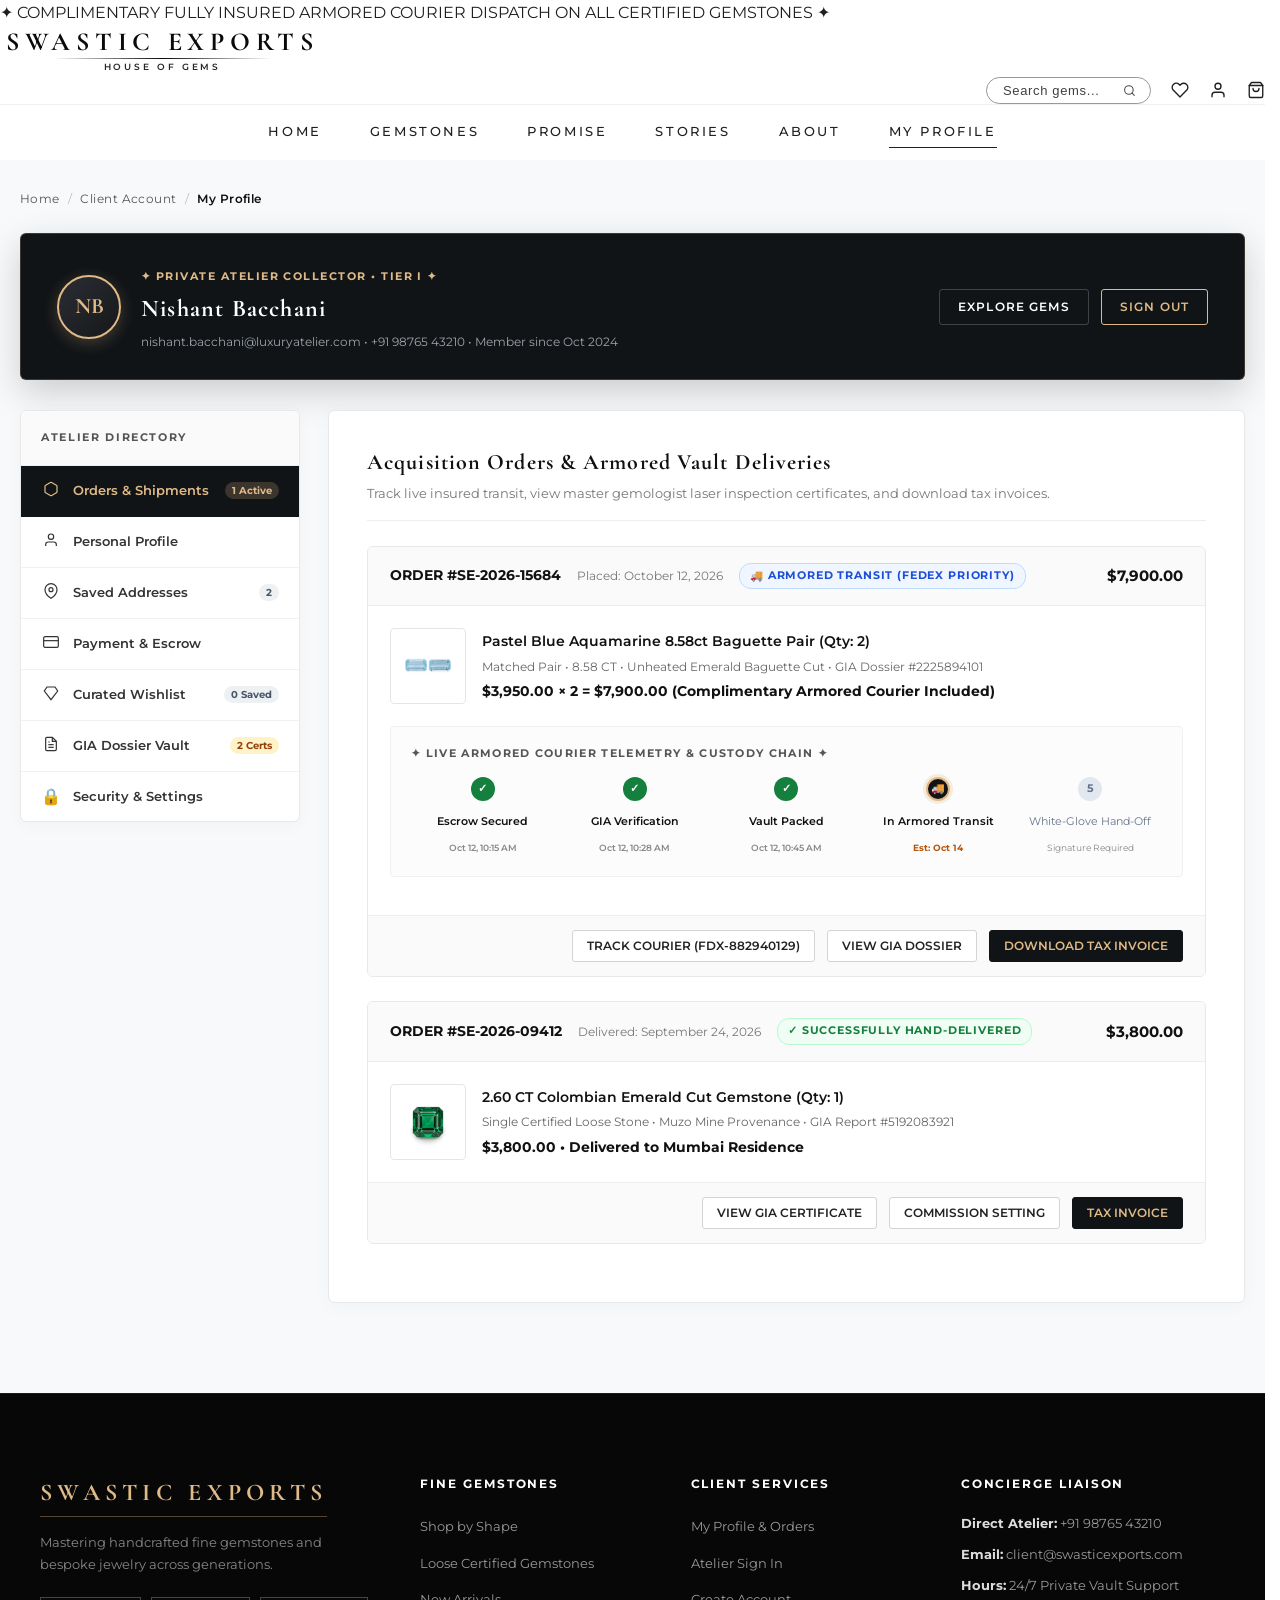
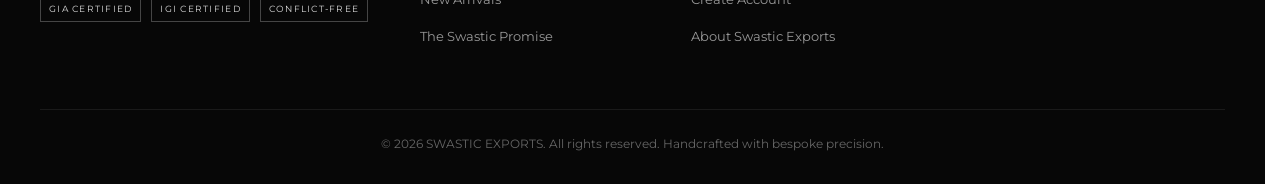
<file: account.html>
<!DOCTYPE html>
<html lang="en">
<head>
  <meta charset="UTF-8">
  <meta name="viewport" content="width=device-width, initial-scale=1.0">
  <title>My Profile &amp; Orders | SWASTIC EXPORTS Private Atelier</title>
  <meta name="description" content="Manage your Swastic Exports private client profile, track insured armored gemstone shipments, access digital GIA dossiers, and view vault orders.">
  <link rel="preconnect" href="https://fonts.googleapis.com">
  <link rel="preconnect" href="https://fonts.gstatic.com" crossorigin>
  <link href="https://fonts.googleapis.com/css2?family=Cormorant+Garamond:ital,wght@0,400;0,500;0,600;0,700;1,400;1,600&family=Montserrat:wght@300;400;500;600;700&display=swap" rel="stylesheet">
  <link rel="stylesheet" href="style.css?v=2.0">
</head>
<body>
  <!-- Header Notification Bar -->
  <div class="top-notification-bar">
    <p>✦ COMPLIMENTARY FULLY INSURED ARMORED COURIER DISPATCH ON ALL CERTIFIED GEMSTONES ✦</p>
  </div>

  <!-- Main Luxury Header -->
  <header class="main-header" id="mainHeader">
    <div class="header-inner">
      <div class="header-left">
        <a href="index.html" class="brand-logo">
          <span class="logo-title">SWASTIC EXPORTS</span>
          <span class="logo-sub">HOUSE OF GEMS</span>
        </a>
      </div>

      <div class="header-right">
        <div class="search-pill-container" id="searchTrigger">
          <input type="text" placeholder="Search gems..." id="headerSearchInput" readonly>
          <svg class="icon search-icon" viewBox="0 0 24 24" fill="none" stroke="currentColor" stroke-width="2">
            <circle cx="11" cy="11" r="8"></circle>
            <line x1="21" y1="21" x2="16.65" y2="16.65"></line>
          </svg>
        </div>
        
        <button class="nav-action-btn wishlist-btn" id="wishlistBtn" aria-label="Favorites" title="View Favorites">
          <svg class="icon heart-icon" viewBox="0 0 24 24" fill="none" stroke="currentColor" stroke-width="1.8">
            <path d="M20.84 4.61a5.5 5.5 0 0 0-7.78 0L12 5.67l-1.06-1.06a5.5 5.5 0 0 0-7.78 7.78l1.06 1.06L12 21.23l7.78-7.78 1.06-1.06a5.5 5.5 0 0 0 0-7.78z"></path>
          </svg>
          <span class="action-badge" id="wishlistBadgeCount"></span>
        </button>

        <button class="nav-action-btn user-btn active" id="userBtn" aria-label="Account" title="Client Account">
          <svg class="icon" viewBox="0 0 24 24" fill="none" stroke="currentColor" stroke-width="1.8">
            <path d="M20 21v-2a4 4 0 0 0-4-4H8a4 4 0 0 0-4 4v2"></path>
            <circle cx="12" cy="7" r="4"></circle>
          </svg>
        </button>

        <button class="nav-action-btn cart-btn" id="cartBtn" aria-label="Shopping Bag" title="View Bag">
          <svg class="icon" viewBox="0 0 24 24" fill="none" stroke="currentColor" stroke-width="1.8">
            <path d="M6 2L3 6v14a2 2 0 0 0 2 2h14a2 2 0 0 0 2-2V6l-3-4z"></path>
            <line x1="3" y1="6" x2="21" y2="6"></line>
            <path d="M16 10a4 4 0 0 1-8 0"></path>
          </svg>
          <span class="action-badge" id="cartBadgeCount"></span>
        </button>
      </div>
    </div>

    <!-- Navigation Menu Bar -->
    <nav class="main-navigation">
      <ul class="nav-menu">
        <li class="nav-item"><a href="index.html" class="nav-link">HOME</a></li>
        <li class="nav-item"><a href="gemstones.html" class="nav-link">GEMSTONES</a></li>
        <li class="nav-item"><a href="promise.html" class="nav-link">PROMISE</a></li>
        <li class="nav-item"><a href="index.html#stories-section" class="nav-link">STORIES</a></li>
        <li class="nav-item"><a href="about.html" class="nav-link">ABOUT</a></li>
        <li class="nav-item"><a href="account.html" class="nav-link active highlight-menu">MY PROFILE</a></li>
      </ul>
    </nav>
  </header>

  <!-- Profile & Account Dashboard Main Wrapper -->
  <main class="account-page-wrapper">
    <div class="account-page-container">
      <!-- Breadcrumb -->
      <div class="account-breadcrumb">
        <a href="index.html">Home</a>
        <span class="sep">/</span>
        <a href="account.html">Client Account</a>
        <span class="sep">/</span>
        <span class="current">My Profile</span>
      </div>

      <!-- Hero Client Identification Card -->
      <div class="account-hero-bar">
        <div class="account-client-meta">
          <div class="account-avatar-monogram" id="clientMonogram">NB</div>
          <div class="account-client-details">
            <span class="account-client-tier">✦ Private Atelier Collector • Tier I ✦</span>
            <h2 id="clientFullName">Nishant Bacchani</h2>
            <p class="account-client-contact">
              <span id="clientEmail">nishant.bacchani@luxuryatelier.com</span> • 
              <span id="clientPhone">+91 98765 43210</span> • 
              <span>Member since Oct 2024</span>
            </p>
          </div>
        </div>

        <div class="account-hero-actions">
          <button type="button" class="account-action-outline-btn" onclick="window.location.href='index.html#diamond-products-section'">
            EXPLORE GEMS
          </button>
          <button type="button" class="account-signout-btn" onclick="handleCustomerLogout()">
            SIGN OUT
          </button>
        </div>
      </div>

      <!-- Main 2-Column Dashboard Grid -->
      <div class="account-dashboard-grid">
        <!-- Left: Navigation Sidebar -->
        <aside class="account-sidebar-nav">
          <div class="account-sidebar-nav-header">ATELIER DIRECTORY</div>
          <nav class="account-nav-list" role="tablist">
            <button type="button" class="account-nav-item-btn active" data-tab="orders" onclick="switchAccountTab('orders')">
              <div class="account-nav-btn-label">
                <span class="account-nav-icon"><svg width="16" height="16" viewBox="0 0 24 24" fill="none" stroke="currentColor" stroke-width="1.8"><path d="M21 16V8a2 2 0 0 0-1-1.73l-7-4a2 2 0 0 0-2 0l-7 4A2 2 0 0 0 3 8v8a2 2 0 0 0 1 1.73l7 4a2 2 0 0 0 2 0l7-4A2 2 0 0 0 21 16z"></path></svg></span>
                <span>Orders &amp; Shipments</span>
              </div>
              <span class="account-nav-badge gold">1 Active</span>
            </button>

            <button type="button" class="account-nav-item-btn" data-tab="profile" onclick="switchAccountTab('profile')">
              <div class="account-nav-btn-label">
                <span class="account-nav-icon"><svg width="16" height="16" viewBox="0 0 24 24" fill="none" stroke="currentColor" stroke-width="1.8"><path d="M20 21v-2a4 4 0 0 0-4-4H8a4 4 0 0 0-4 4v2"></path><circle cx="12" cy="7" r="4"></circle></svg></span>
                <span>Personal Profile</span>
              </div>
            </button>

            <button type="button" class="account-nav-item-btn" data-tab="addresses" onclick="switchAccountTab('addresses')">
              <div class="account-nav-btn-label">
                <span class="account-nav-icon"><svg width="16" height="16" viewBox="0 0 24 24" fill="none" stroke="currentColor" stroke-width="1.8"><path d="M21 10c0 7-9 13-9 13s-9-6-9-13a9 9 0 0 1 18 0z"></path><circle cx="12" cy="10" r="3"></circle></svg></span>
                <span>Saved Addresses</span>
              </div>
              <span class="account-nav-badge" id="addressCountBadge">2</span>
            </button>

            <button type="button" class="account-nav-item-btn" data-tab="payments" onclick="switchAccountTab('payments')">
              <div class="account-nav-btn-label">
                <span class="account-nav-icon"><svg width="16" height="16" viewBox="0 0 24 24" fill="none" stroke="currentColor" stroke-width="1.8"><rect x="1" y="4" width="22" height="16" rx="2" ry="2"></rect><line x1="1" y1="10" x2="23" y2="10"></line></svg></span>
                <span>Payment &amp; Escrow</span>
              </div>
            </button>

            <button type="button" class="account-nav-item-btn" data-tab="wishlist" onclick="switchAccountTab('wishlist')">
              <div class="account-nav-btn-label">
                <span class="account-nav-icon"><svg width="16" height="16" viewBox="0 0 24 24" fill="none" stroke="currentColor" stroke-width="1.8"><polygon points="6 3 18 3 22 9 12 22 2 9 6 3"></polygon></svg></span>
                <span>Curated Wishlist</span>
              </div>
              <span class="account-nav-badge" id="wishlistTabBadge">0</span>
            </button>

            <button type="button" class="account-nav-item-btn" data-tab="certificates" onclick="switchAccountTab('certificates')">
              <div class="account-nav-btn-label">
                <span class="account-nav-icon"><svg width="16" height="16" viewBox="0 0 24 24" fill="none" stroke="currentColor" stroke-width="1.8"><path d="M14 2H6a2 2 0 0 0-2 2v16a2 2 0 0 0 2 2h12a2 2 0 0 0 2-2V8z"></path><polyline points="14 2 14 8 20 8"></polyline><line x1="16" y1="13" x2="8" y2="13"></line><line x1="16" y1="17" x2="8" y2="17"></line><polyline points="10 9 9 9 8 9"></polyline></svg></span>
                <span>GIA Dossier Vault</span>
              </div>
              <span class="account-nav-badge gold">2 Certs</span>
            </button>

            <button type="button" class="account-nav-item-btn" data-tab="security" onclick="switchAccountTab('security')">
              <div class="account-nav-btn-label">
                <span class="account-nav-icon">🔒</span>
                <span>Security &amp; Settings</span>
              </div>
            </button>
          </nav>
        </aside>

        <!-- Right: Tab Content Panels -->
        <div class="account-content-panels">
          
          <!-- TAB 1: Orders & Shipments -->
          <div class="account-tab-card" id="tabPaneOrders">
            <div class="account-tab-header">
              <div class="account-tab-header-titles">
                <h3>Acquisition Orders &amp; Armored Vault Deliveries</h3>
                <p>Track live insured transit, view master gemologist laser inspection certificates, and download tax invoices.</p>
              </div>
            </div>

            <!-- Active Order 1 -->
            <div class="order-card">
              <div class="order-card-header">
                <div class="order-card-meta-row">
                  <span class="order-card-id">ORDER #SE-2026-15684</span>
                  <span class="order-card-date">Placed: October 12, 2026</span>
                  <span class="order-card-status-pill in-transit">🚚 Armored Transit (FedEx Priority)</span>
                </div>
                <div class="order-card-price">
                  <span style="font-family:var(--font-sans);font-weight:700;font-size:15px;color:#111;">$7,900.00</span>
                </div>
              </div>

              <div class="order-card-body">
                <div class="order-item-detail-row">
                  <img src="images/pair-aquamarine-baguette.png" alt="Pastel Blue Aquamarine Pair" class="order-item-img">
                  <div class="order-item-info">
                    <h4 class="order-item-title">Pastel Blue Aquamarine 8.58ct Baguette Pair (Qty: 2)</h4>
                    <p class="order-item-spec">Matched Pair • 8.58 CT • Unheated Emerald Baguette Cut • GIA Dossier #2225894101</p>
                    <p class="order-item-price">$3,950.00 × 2 = $7,900.00 (Complimentary Armored Courier Included)</p>
                  </div>
                </div>

                <!-- 5-Step Live Armored Transit Timeline -->
                <div class="order-timeline-box">
                  <div class="order-timeline-title">✦ LIVE ARMORED COURIER TELEMETRY &amp; CUSTODY CHAIN ✦</div>
                  <div class="timeline-steps">
                    <div class="timeline-step completed">
                      <div class="timeline-dot">✓</div>
                      <span class="timeline-label">Escrow Secured<br><small style="color:#888;">Oct 12, 10:15 AM</small></span>
                    </div>
                    <div class="timeline-step completed">
                      <div class="timeline-dot">✓</div>
                      <span class="timeline-label">GIA Verification<br><small style="color:#888;">Oct 12, 10:28 AM</small></span>
                    </div>
                    <div class="timeline-step completed">
                      <div class="timeline-dot">✓</div>
                      <span class="timeline-label">Vault Packed<br><small style="color:#888;">Oct 12, 10:45 AM</small></span>
                    </div>
                    <div class="timeline-step active">
                      <div class="timeline-dot">🚚</div>
                      <span class="timeline-label">In Armored Transit<br><small style="color:#b45309;font-weight:700;">Est: Oct 14</small></span>
                    </div>
                    <div class="timeline-step">
                      <div class="timeline-dot">5</div>
                      <span class="timeline-label">White-Glove Hand-Off<br><small style="color:#888;">Signature Required</small></span>
                    </div>
                  </div>
                </div>
              </div>

              <div class="order-card-actions">
                <button type="button" class="order-action-btn" onclick="showTrackingModal('FDX-882940129')">TRACK COURIER (FDX-882940129)</button>
                <button type="button" class="order-action-btn" onclick="switchAccountTab('certificates')">VIEW GIA DOSSIER</button>
                <button type="button" class="order-action-btn primary" onclick="downloadInvoice('SE-2026-15684', 7900)">DOWNLOAD TAX INVOICE</button>
              </div>
            </div>

            <!-- Past Order 2 -->
            <div class="order-card">
              <div class="order-card-header">
                <div class="order-card-meta-row">
                  <span class="order-card-id">ORDER #SE-2026-09412</span>
                  <span class="order-card-date">Delivered: September 24, 2026</span>
                  <span class="order-card-status-pill delivered">✓ Successfully Hand-Delivered</span>
                </div>
                <div class="order-card-price">
                  <span style="font-family:var(--font-sans);font-weight:700;font-size:15px;color:#111;">$3,800.00</span>
                </div>
              </div>

              <div class="order-card-body">
                <div class="order-item-detail-row">
                  <img src="images/product-gem-emerald.png" alt="Colombian Emerald" class="order-item-img">
                  <div class="order-item-info">
                    <h4 class="order-item-title">2.60 CT Colombian Emerald Cut Gemstone (Qty: 1)</h4>
                    <p class="order-item-spec">Single Certified Loose Stone • Muzo Mine Provenance • GIA Report #5192083921</p>
                    <p class="order-item-price">$3,800.00 • Delivered to Mumbai Residence</p>
                  </div>
                </div>
              </div>

              <div class="order-card-actions">
                <button type="button" class="order-action-btn" onclick="switchAccountTab('certificates')">VIEW GIA CERTIFICATE</button>
                <button type="button" class="order-action-btn" onclick="window.location.href='shapes.html'">COMMISSION SETTING</button>
                <button type="button" class="order-action-btn primary" onclick="downloadInvoice('SE-2026-09412', 3800)">TAX INVOICE</button>
              </div>
            </div>
          </div>

          <!-- TAB 2: Personal Profile Information -->
          <div class="account-tab-card" id="tabPaneProfile" style="display:none;">
            <div class="account-tab-header">
              <div class="account-tab-header-titles">
                <h3>Client Profile &amp; Atelier Preferences</h3>
                <p>Manage your personal identification, concierge contact liaison, and bespoke collecting interests.</p>
              </div>
            </div>

            <form id="profileEditForm" onsubmit="saveProfileChanges(event)">
              <div class="checkout-form-grid" style="margin-bottom:24px;">
                <div class="form-group half-width">
                  <label for="profFirstName">First Name</label>
                  <input type="text" id="profFirstName" value="Nishant" required>
                </div>
                <div class="form-group half-width">
                  <label for="profLastName">Last Name</label>
                  <input type="text" id="profLastName" value="Bacchani" required>
                </div>
                <div class="form-group half-width">
                  <label for="profEmail">Registered Email</label>
                  <input type="email" id="profEmail" value="nishant.bacchani@luxuryatelier.com" required>
                </div>
                <div class="form-group half-width">
                  <label for="profPhone">Mobile Number (Armored Courier Hand-Off)</label>
                  <input type="tel" id="profPhone" value="+91 98765 43210" required>
                </div>
                <div class="form-group half-width">
                  <label for="profCurrency">Default Atelier Currency</label>
                  <select id="profCurrency">
                    <option value="USD ($)" selected>USD ($) — United States Dollar</option>
                    <option value="INR (₹)">INR (₹) — Indian Rupee</option>
                    <option value="EUR (€)">EUR (€) — Euro</option>
                    <option value="AED (د.إ)">AED (د.إ) — UAE Dirham</option>
                    <option value="GBP (£)">GBP (£) — British Pound</option>
                  </select>
                </div>
                <div class="form-group half-width">
                  <label for="profAnniversary">Anniversary / Milestone Date (For Curated Vault Gifts)</label>
                  <input type="date" id="profAnniversary" value="2026-11-20">
                </div>
                <div class="form-group full-width">
                  <label for="profNotes">Bespoke Collecting Interests / Custom Requests</label>
                  <input type="text" id="profNotes" value="Interested in unheated vivid green Colombian emeralds &amp; neon blue Paraiba tourmalines above 5 carats.">
                </div>
              </div>

              <div style="display:flex;justify-content:flex-end;gap:12px;">
                <button type="submit" class="auth-submit-btn" style="width:auto;padding:12px 28px;">SAVE PROFILE UPDATES</button>
              </div>
            </form>
          </div>

          <!-- TAB 3: Saved Addresses -->
          <div class="account-tab-card" id="tabPaneAddresses" style="display:none;">
            <div class="account-tab-header">
              <div class="account-tab-header-titles">
                <h3>Delivery Address Book</h3>
                <p>Registered armored courier delivery destinations and international free-port vault addresses.</p>
              </div>
            </div>

            <div class="address-grid" id="addressesGrid">
              <!-- Address 1 -->
              <div class="address-card" id="addrCard1">
                <div class="address-badge-row">
                  <span class="address-type-tag default">Default Armored Delivery</span>
                  <span style="font-size:11px;color:#15803d;font-weight:600;">✓ Verified</span>
                </div>
                <h4>Nishant Bacchani</h4>
                <p>Penthouse 4B, Emerald Heights, Linking Road<br>Bandra West, Mumbai, Maharashtra 400050<br>India<br>Phone: +91 98765 43210</p>
                <div class="address-card-actions">
                  <button type="button" onclick="editAddressModal(1)">Edit Details</button>
                  <button type="button" onclick="alert('Primary default address cannot be deleted. Please set another default first.')">Remove</button>
                </div>
              </div>

              <!-- Address 2 -->
              <div class="address-card" id="addrCard2">
                <div class="address-badge-row">
                  <span class="address-type-tag">International Free-Port Vault</span>
                </div>
                <h4>Swastic Exports Atelier Escrow</h4>
                <p>Vault Suite 1402, Almas Tower, DMCC Free Zone<br>Jumeirah Lakes Towers, Dubai<br>United Arab Emirates<br>Liaison: +971 4 829 4019</p>
                <div class="address-card-actions">
                  <button type="button" onclick="editAddressModal(2)">Edit Details</button>
                  <button type="button" onclick="removeAddress(2)">Remove</button>
                </div>
              </div>

              <!-- Add New Address Card -->
              <div class="add-new-address-card" onclick="openNewAddressModal()">
                <div class="add-icon">＋</div>
                <strong style="font-family:var(--font-sans);font-size:13px;color:#111;margin-bottom:4px;">Add New Delivery Address</strong>
                <p style="font-family:var(--font-sans);font-size:11.5px;color:#777;margin:0;">Register an atelier, residence, or depository address</p>
              </div>
            </div>
          </div>

          <!-- TAB 4: Payment Methods & Escrow -->
          <div class="account-tab-card" id="tabPanePayments" style="display:none;">
            <div class="account-tab-header">
              <div class="account-tab-header-titles">
                <h3>Payment Methods &amp; Atelier Escrow</h3>
                <p>Manage encrypted payment tokens, international bank wire profiles, and high-value vault escrow.</p>
              </div>
            </div>

            <div class="address-grid">
              <div class="address-card">
                <div class="address-badge-row">
                  <span class="address-type-tag default">Primary Card</span>
                  <span style="font-size:11px;color:#15803d;font-weight:600;">PCI-DSS Level 1</span>
                </div>
                <h4>Visa Infinite Corporate</h4>
                <p>•••• •••• •••• 8892<br>Cardholder: NISHANT BACCHANI<br>Expires: 12 / 2028</p>
                <div class="address-card-actions">
                  <button type="button" onclick="alert('Card token verified securely.')">Manage</button>
                </div>
              </div>

              <div class="address-card">
                <div class="address-badge-row">
                  <span class="address-type-tag">Instant UPI</span>
                  <span style="font-size:11px;color:#15803d;font-weight:600;">Zero-Fee Settlement</span>
                </div>
                <h4>Virtual Payment Address (VPA)</h4>
                <p>nishant@okhdfcbank<br>Linked to HDFC Private Banking<br>Status: Active for instant 1-click authorization</p>
                <div class="address-card-actions">
                  <button type="button" onclick="alert('UPI address verified.')">Manage</button>
                </div>
              </div>
            </div>

            <div class="wire-box-info" style="margin-top:24px;">
              <h4>✦ SWASTIC EXPORTS PRIVATE WIRE ESCROW ✦</h4>
              <p class="wire-desc">For acquisitions exceeding $50,000 USD, transactions are settled via our insured escrow facility at Standard Chartered Bank &amp; HDFC Private Banking with proforma invoices issued upon verification.</p>
              <table class="wire-details-table">
                <tr><td>Beneficiary:</td><td>Swastic Exports Gemological Atelier Ltd.</td></tr>
                <tr><td>Bank:</td><td>Standard Chartered Bank / HDFC Private Wealth</td></tr>
                <tr><td>SWIFT / BIC:</td><td>SCBLINBBXXX</td></tr>
              </table>
            </div>
          </div>

          <!-- TAB 5: Saved Gemstones & Wishlist -->
          <div class="account-tab-card" id="tabPaneWishlist" style="display:none;">
            <div class="account-tab-header">
              <div class="account-tab-header-titles">
                <h3>Curated Wishlist &amp; Vault Reserves</h3>
                <p>Your privately bookmarked natural certified gemstones and custom high-jewelry ring mountings.</p>
              </div>
            </div>

            <div id="accountWishlistContent">
              <!-- Dynamically populated or fallback -->
            </div>
          </div>

          <!-- TAB 6: GIA Dossiers & Certificates Vault -->
          <div class="account-tab-card" id="tabPaneCertificates" style="display:none;">
            <div class="account-tab-header">
              <div class="account-tab-header-titles">
                <h3>Digital GIA &amp; Gemological Laboratory Vault</h3>
                <p>Official grading dossiers, laser inscription verification, and spectroscopic mine provenance certificates for all acquired stones.</p>
              </div>
            </div>

            <div class="certificates-grid">
              <!-- Cert 1 -->
              <div class="cert-card">
                <div class="cert-card-header">
                  <span class="cert-gia-badge">GIA CERTIFIED</span>
                  <span class="cert-report-num">Report #2225894101</span>
                </div>
                <div class="cert-card-body">
                  <img src="images/pair-aquamarine-baguette.png" alt="Aquamarine Baguette" class="cert-thumb">
                  <div class="cert-info">
                    <strong>Natural Aquamarine Matched Pair</strong>
                    <p>8.58 CT Total • Emerald Baguette Cut • Pastel Blue • Natural Earth-Mined (Unheated) • Laser Inscribed</p>
                  </div>
                </div>
                <div class="cert-card-actions">
                  <a href="https://www.gia.edu" target="_blank" rel="noopener" class="order-action-btn">VERIFY ON GIA.EDU ↗</a>
                  <button type="button" class="order-action-btn primary" onclick="alert('Downloading high-resolution GIA digital grading certificate PDF #2225894101...')">DOWNLOAD PDF</button>
                </div>
              </div>

              <!-- Cert 2 -->
              <div class="cert-card">
                <div class="cert-card-header">
                  <span class="cert-gia-badge">GIA CERTIFIED</span>
                  <span class="cert-report-num">Report #5192083921</span>
                </div>
                <div class="cert-card-body">
                  <img src="images/product-gem-emerald.png" alt="Colombian Emerald" class="cert-thumb">
                  <div class="cert-info">
                    <strong>Natural Colombian Emerald</strong>
                    <p>2.60 CT • Step Cut • Vivid Green • Muzo Mine Provenance • Minor Cedar Oil • GIA Color Grade Top Vivid</p>
                  </div>
                </div>
                <div class="cert-card-actions">
                  <a href="https://www.gia.edu" target="_blank" rel="noopener" class="order-action-btn">VERIFY ON GIA.EDU ↗</a>
                  <button type="button" class="order-action-btn primary" onclick="alert('Downloading high-resolution GIA digital grading certificate PDF #5192083921...')">DOWNLOAD PDF</button>
                </div>
              </div>
            </div>
          </div>

          <!-- TAB 7: Security & Settings -->
          <div class="account-tab-card" id="tabPaneSecurity" style="display:none;">
            <div class="account-tab-header">
              <div class="account-tab-header-titles">
                <h3>Security &amp; Atelier Session Management</h3>
                <p>Manage two-factor authentication, change your account credentials, and inspect active authenticated sessions.</p>
              </div>
            </div>

            <form onsubmit="handlePasswordChange(event)" style="max-width:520px;margin-bottom:30px;">
              <h4 style="font-family:var(--font-serif);font-size:16px;color:#111;margin-bottom:14px;">CHANGE ACCOUNT PASSWORD</h4>
              <div class="auth-form-group" style="margin-bottom:14px;">
                <label class="auth-label">Current Password</label>
                <input type="password" class="auth-input" placeholder="••••••••••••" required>
              </div>
              <div class="auth-form-group" style="margin-bottom:14px;">
                <label class="auth-label">New Password (Min 8 characters)</label>
                <input type="password" class="auth-input" placeholder="••••••••••••" required minlength="8">
              </div>
              <div class="auth-form-group" style="margin-bottom:18px;">
                <label class="auth-label">Confirm New Password</label>
                <input type="password" class="auth-input" placeholder="••••••••••••" required minlength="8">
              </div>
              <button type="submit" class="order-action-btn primary" style="padding:10px 24px;">UPDATE PASSWORD</button>
            </form>

            <div style="padding-top:20px;border-top:1px solid #eee;">
              <h4 style="font-family:var(--font-serif);font-size:16px;color:#111;margin-bottom:10px;">TWO-FACTOR AUTHENTICATION (2FA)</h4>
              <p style="font-family:var(--font-sans);font-size:12px;color:#666;line-height:1.5;margin-bottom:14px;">Two-factor authentication is active on this account via SMS &amp; biometric approval for all vault dispatches.</p>
              <span style="display:inline-block;padding:4px 10px;background:#dcfce7;color:#15803d;font-size:11px;font-weight:700;border-radius:3px;">● 2FA ENABLED &amp; ENCRYPTED</span>
            </div>
          </div>

        </div>
      </div>
    </div>
  </main>

  <!-- Add New Address Modal Dialog -->
  <div class="checkout-modal-backdrop" id="newAddressModal">
    <div class="checkout-modal-card" style="max-width:550px;">
      <div class="checkout-modal-header">
        <div class="checkout-brand-title">
          <span class="checkout-eyebrow">✦ ATELIER ADDRESS BOOK ✦</span>
          <h2>Register Delivery Address</h2>
        </div>
        <button class="modal-close-btn" onclick="closeNewAddressModal()">&times;</button>
      </div>
      <div class="checkout-modal-body" style="padding:26px;">
        <form onsubmit="handleAddNewAddress(event)">
          <div class="checkout-form-grid">
            <div class="form-group full-width">
              <label>Full Recipient Name</label>
              <input type="text" id="newAddrName" placeholder="Nishant Bacchani" required>
            </div>
            <div class="form-group full-width">
              <label>Street Address</label>
              <input type="text" id="newAddrStreet" placeholder="Penthouse 4B, Linking Road" required>
            </div>
            <div class="form-group half-width">
              <label>City</label>
              <input type="text" id="newAddrCity" placeholder="Mumbai" required>
            </div>
            <div class="form-group half-width">
              <label>Postal Code</label>
              <input type="text" id="newAddrZip" placeholder="400050" required>
            </div>
            <div class="form-group full-width">
              <label>Country / Region</label>
              <select id="newAddrCountry">
                <option value="India">India</option>
                <option value="United States">United States</option>
                <option value="United Arab Emirates">United Arab Emirates</option>
                <option value="United Kingdom">United Kingdom</option>
                <option value="Switzerland">Switzerland</option>
              </select>
            </div>
          </div>
          <div style="margin-top:20px;display:flex;justify-content:flex-end;gap:10px;">
            <button type="button" class="order-action-btn" onclick="closeNewAddressModal()">Cancel</button>
            <button type="submit" class="order-action-btn primary">SAVE ADDRESS</button>
          </div>
        </form>
      </div>
    </div>
  </div>

  <!-- Site Footer -->
  <footer class="site-footer">
    <div class="footer-inner">
      <div class="footer-column brand-col">
        <div class="footer-logo">SWASTIC EXPORTS</div>
        <p class="footer-tagline">Mastering handcrafted fine gemstones and bespoke jewelry across generations.</p>
        <div class="footer-certifications">
          <span class="cert-badge">GIA CERTIFIED</span>
          <span class="cert-badge">IGI CERTIFIED</span>
          <span class="cert-badge">CONFLICT-FREE</span>
        </div>
      </div>

      <div class="footer-column">
        <h4>FINE GEMSTONES</h4>
        <ul>
          <li><a href="shapes.html">Shop by Shape</a></li>
          <li><a href="index.html#diamond-products-section">Loose Certified Gemstones</a></li>
          <li><a href="index.html#new-arrivals-section">New Arrivals</a></li>
          <li><a href="promise.html">The Swastic Promise</a></li>
        </ul>
      </div>

      <div class="footer-column">
        <h4>CLIENT SERVICES</h4>
        <ul>
          <li><a href="account.html">My Profile &amp; Orders</a></li>
          <li><a href="login.html">Atelier Sign In</a></li>
          <li><a href="signup.html">Create Account</a></li>
          <li><a href="about.html">About Swastic Exports</a></li>
        </ul>
      </div>

      <div class="footer-column">
        <h4>CONCIERGE LIAISON</h4>
        <p class="footer-contact-item"><strong>Direct Atelier:</strong> +91 98765 43210</p>
        <p class="footer-contact-item"><strong>Email:</strong> client@swasticexports.com</p>
        <p class="footer-contact-item"><strong>Hours:</strong> 24/7 Private Vault Support</p>
      </div>
    </div>
    
    <div class="footer-bottom-bar">
      <p>&copy; 2026 SWASTIC EXPORTS. All rights reserved. Handcrafted with bespoke precision.</p>
    </div>
  </footer>

  <script src="script.js?v=2.0"></script>
  <script>
    // Tab Switcher
    function switchAccountTab(tabName) {
      document.querySelectorAll('.account-nav-item-btn').forEach(btn => {
        btn.classList.toggle('active', btn.getAttribute('data-tab') === tabName);
      });

      const tabs = ['orders', 'profile', 'addresses', 'payments', 'wishlist', 'certificates', 'security'];
      tabs.forEach(t => {
        const pane = document.getElementById('tabPane' + t.charAt(0).toUpperCase() + t.slice(1));
        if (pane) {
          pane.style.display = (t === tabName) ? 'block' : 'none';
        }
      });

      if (tabName === 'wishlist') {
        renderAccountWishlist();
      }
    }

    // Customer Session Hydration
    document.addEventListener('DOMContentLoaded', () => {
      let cust = null;
      try {
        const raw = localStorage.getItem('swastic_customer');
        if (raw) cust = JSON.parse(raw);
      } catch(e) {}

      if (!cust) {
        // Set default VIP profile
        cust = {
          firstName: 'Nishant',
          lastName: 'Bacchani',
          email: 'nishant.bacchani@luxuryatelier.com',
          phone: '+91 98765 43210',
          tier: 'Private Atelier Collector • Tier I',
          memberSince: 'October 2024',
          currency: 'USD ($)',
          preferredCut: 'Emerald & Cushion Cuts'
        };
        localStorage.setItem('swastic_customer', JSON.stringify(cust));
      }

      document.getElementById('clientFullName').textContent = `${cust.firstName} ${cust.lastName}`;
      document.getElementById('clientEmail').textContent = cust.email;
      document.getElementById('clientPhone').textContent = cust.phone;
      document.getElementById('clientMonogram').textContent = (cust.firstName[0] || 'N') + (cust.lastName[0] || 'B');

      if (document.getElementById('profFirstName')) document.getElementById('profFirstName').value = cust.firstName;
      if (document.getElementById('profLastName')) document.getElementById('profLastName').value = cust.lastName;
      if (document.getElementById('profEmail')) document.getElementById('profEmail').value = cust.email;
      if (document.getElementById('profPhone')) document.getElementById('profPhone').value = cust.phone;

      // Update wishlist count in tab
      let favs = [];
      try {
        favs = JSON.parse(localStorage.getItem('swastic_favorites') || '[]');
      } catch(e) {}
      const wBadge = document.getElementById('wishlistTabBadge');
      if (wBadge) wBadge.textContent = `${favs.length} Saved`;
    });

    function saveProfileChanges(e) {
      e.preventDefault();
      const updated = {
        firstName: document.getElementById('profFirstName').value,
        lastName: document.getElementById('profLastName').value,
        email: document.getElementById('profEmail').value,
        phone: document.getElementById('profPhone').value,
        currency: document.getElementById('profCurrency').value,
        notes: document.getElementById('profNotes').value,
        tier: 'Private Atelier Collector • Tier I',
        memberSince: 'October 2024'
      };
      localStorage.setItem('swastic_customer', JSON.stringify(updated));
      document.getElementById('clientFullName').textContent = `${updated.firstName} ${updated.lastName}`;
      document.getElementById('clientEmail').textContent = updated.email;
      document.getElementById('clientPhone').textContent = updated.phone;
      document.getElementById('clientMonogram').textContent = (updated.firstName[0] || 'N') + (updated.lastName[0] || 'B');
      alert('✓ Profile updates saved to your Swastic Exports private account.');
    }

    function handleCustomerLogout() {
      if (confirm('Are you sure you want to sign out from your atelier account?')) {
        localStorage.removeItem('swastic_customer');
        window.location.href = 'login.html';
      }
    }

    function showTrackingModal(trackingNum) {
      alert(`ARMORED COURIER TRACKING: ${trackingNum}\n\nCarrier: FedEx Priority Armored Transport\nOrigin: Swastic Exports Vault, Mumbai\nDestination: Bandra West, Mumbai\nCurrent Checkpoint: Regional Armored Depository Hub\nSecurity Seal: #SE-VAULT-9941\nEstimated Hand-Off: Tomorrow by 1:00 PM`);
    }

    function downloadInvoice(orderId, amount) {
      alert(`GENERATING TAX INVOICE:\nOrder ID: ${orderId}\nTotal Amount: $${amount.toLocaleString()}.00 USD\n\nYour official digitally signed Proforma & Tax Invoice has been generated.`);
      window.print();
    }

    function handlePasswordChange(e) {
      e.preventDefault();
      alert('✓ Account password updated successfully.');
      e.target.reset();
    }

    function openNewAddressModal() {
      document.getElementById('newAddressModal').classList.add('active');
    }

    function closeNewAddressModal() {
      document.getElementById('newAddressModal').classList.remove('active');
    }

    function handleAddNewAddress(e) {
      e.preventDefault();
      const name = document.getElementById('newAddrName').value;
      const street = document.getElementById('newAddrStreet').value;
      const city = document.getElementById('newAddrCity').value;
      const zip = document.getElementById('newAddrZip').value;
      const country = document.getElementById('newAddrCountry').value;

      const newCard = document.createElement('div');
      newCard.className = 'address-card';
      newCard.innerHTML = `
        <div class="address-badge-row">
          <span class="address-type-tag">Secondary Address</span>
        </div>
        <h4>${name}</h4>
        <p>${street}<br>${city}, ${zip}<br>${country}</p>
        <div class="address-card-actions">
          <button type="button" onclick="this.closest('.address-card').remove()">Remove</button>
        </div>
      `;

      const grid = document.getElementById('addressesGrid');
      grid.insertBefore(newCard, grid.lastElementChild);
      closeNewAddressModal();
      alert('✓ New delivery address registered.');
    }

    function removeAddress(id) {
      const card = document.getElementById('addrCard' + id);
      if (card && confirm('Remove this address from your address book?')) {
        card.remove();
      }
    }

    function renderAccountWishlist() {
      const container = document.getElementById('accountWishlistContent');
      if (!container) return;

      let favs = [];
      try {
        favs = JSON.parse(localStorage.getItem('swastic_favorites') || '[]');
      } catch(e) {}

      if (favs.length === 0) {
        container.innerHTML = `
          <div style="text-align:center;padding:50px 20px;">
            <p style="font-family:var(--font-sans);font-size:14px;color:#777;margin-bottom:18px;">Your private wishlist is currently empty. Explore our loose gemstones to bookmark exceptional specimens.</p>
            <button class="auth-submit-btn" style="width:auto;padding:12px 28px;" onclick="window.location.href='index.html#diamond-products-section'">EXPLORE LOOSE GEMSTONES</button>
          </div>
        `;
        return;
      }

      container.innerHTML = `
        <div class="new-arrivals-grid" style="grid-template-columns:repeat(auto-fill, minmax(240px, 1fr));gap:20px;">
          ${favs.map((item, idx) => `
            <div class="new-arrival-card">
              <div class="new-arrival-media" style="padding:15px;">
                <img src="${item.img}" alt="${item.title}">
              </div>
              <div class="new-arrival-meta" style="padding:14px 16px;">
                <h4 style="font-family:var(--font-sans);font-size:13px;font-weight:600;margin-bottom:4px;">${item.title}</h4>
                <p style="font-family:var(--font-sans);font-size:11px;color:#777;margin-bottom:10px;">${item.spec}</p>
                <div style="display:flex;justify-content:space-between;align-items:center;margin-top:auto;">
                  <strong style="font-size:14px;">${item.price}</strong>
                  <button class="arrival-add-btn" onclick="window.quickAddProduct('${item.id}', '${item.title}', '${item.spec}', ${parseInt(item.price.replace(/\D/g, '') || 2000)}, '${item.img}')">ADD TO BAG</button>
                </div>
              </div>
            </div>
          `).join('')}
        </div>
      `;
    }
  </script>
</body>
</html>
</file>
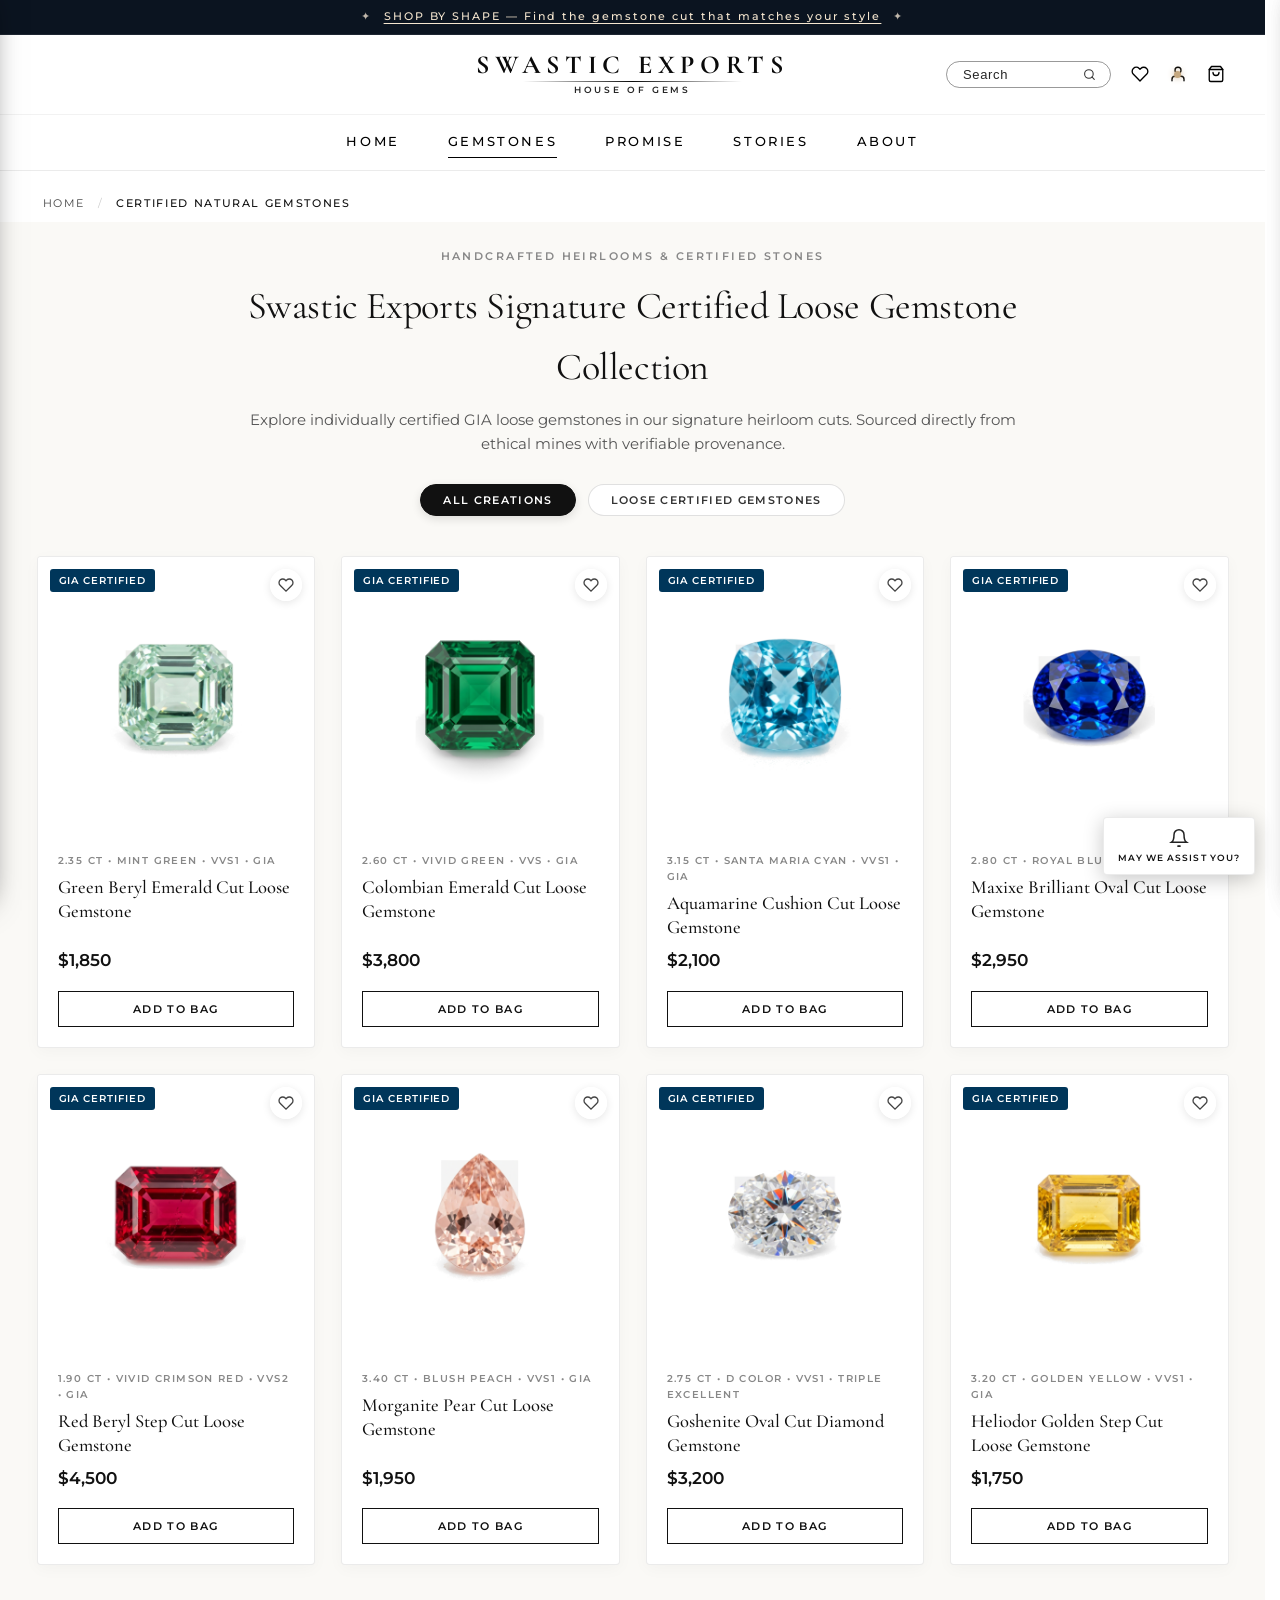
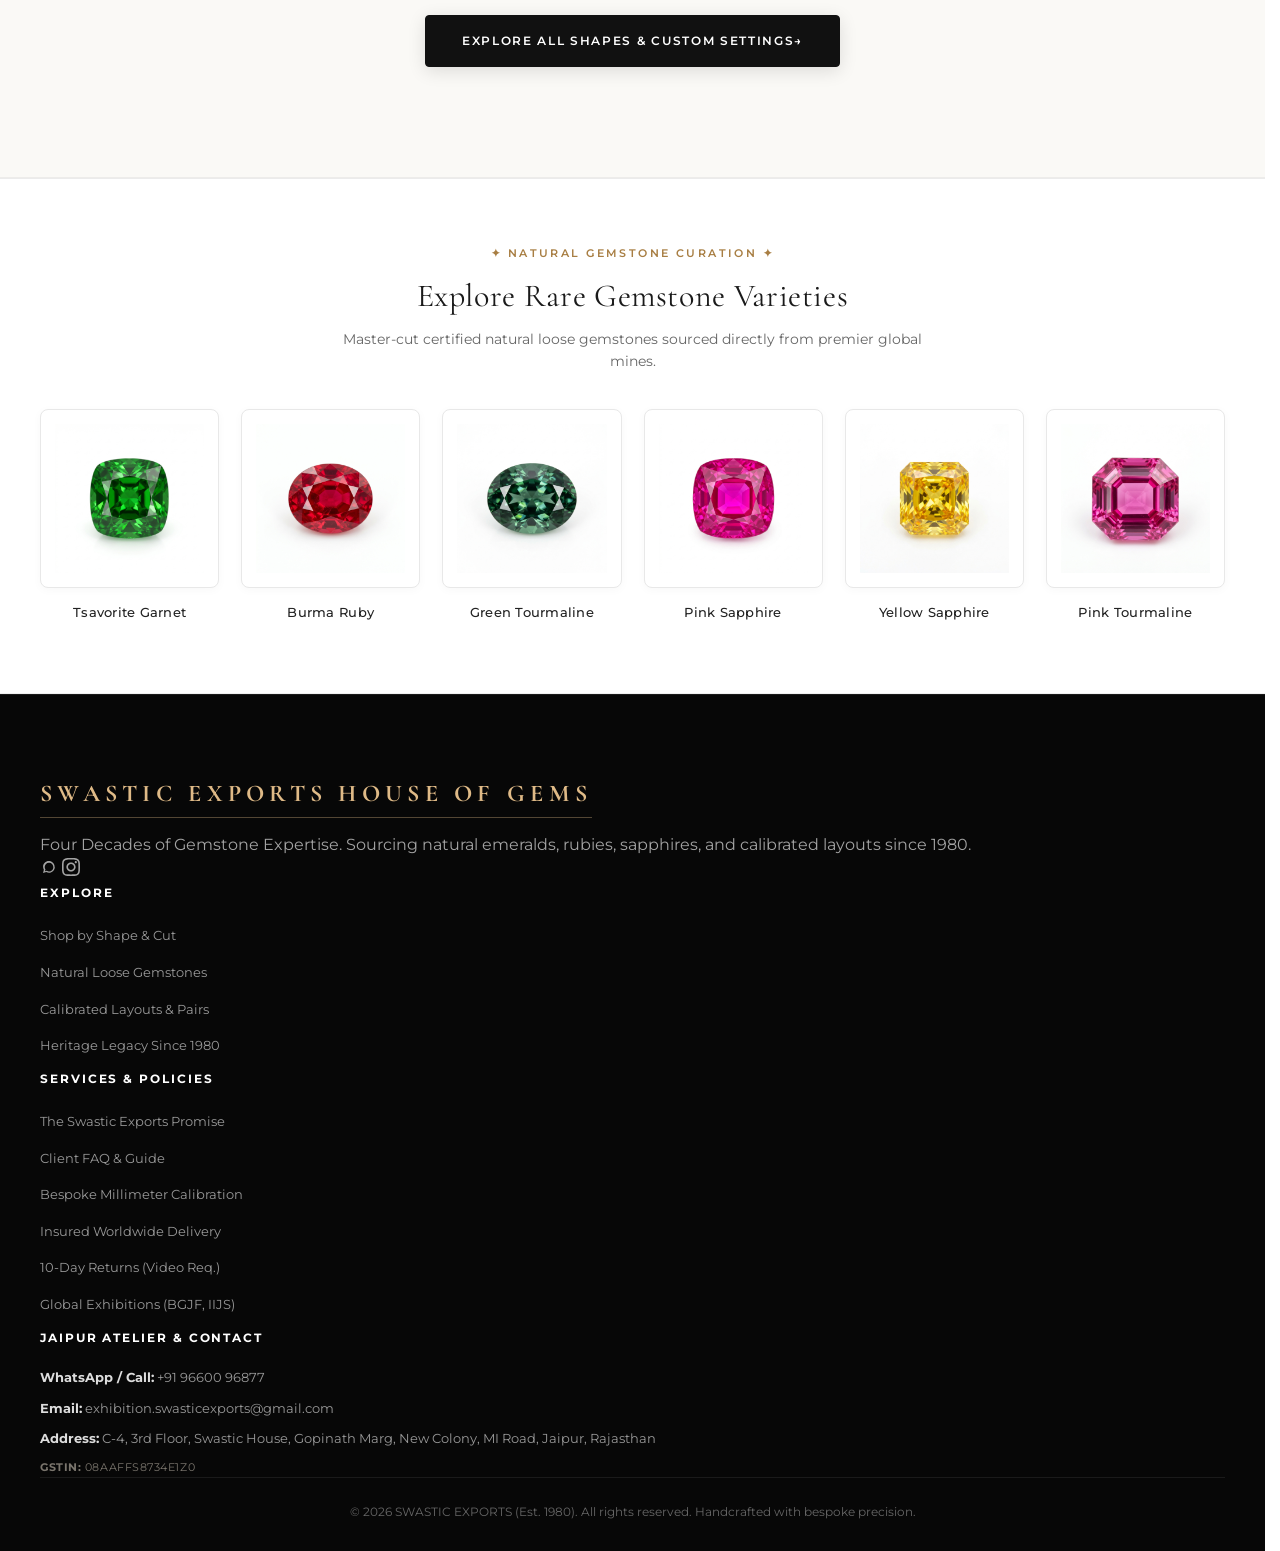
<file: gemstones.html>
<!DOCTYPE html>
<html lang="en">
<head>
  <meta charset="UTF-8">
  <meta name="viewport" content="width=device-width, initial-scale=1.0">
  <title>Natural Loose Gemstones | SWASTIC EXPORTS - Certified Heirloom Gems</title>
  <meta name="description" content="Discover Swastic Exports collection of GIA-certified natural loose gemstones. Rare Colombian emeralds, Santa Maria aquamarines, red beryl, and precision heirloom cuts.">
  <link rel="preconnect" href="https://fonts.googleapis.com">
  <link rel="preconnect" href="https://fonts.gstatic.com" crossorigin>
  <link href="https://fonts.googleapis.com/css2?family=Cormorant+Garamond:ital,wght@0,300;0,400;0,500;0,600;0,700;1,400&family=Montserrat:wght@200;300;400;500;600&display=swap" rel="stylesheet">
  <link rel="stylesheet" href="style.css?v=2.0">
</head>
<body class="gemstones-page-body">

  <!-- Top Announcement Bar -->
  <div class="top-announcement-bar">
    <div class="announcement-content">
      <span class="sparkle-icon">✦</span>
      <a href="shapes.html">SHOP BY SHAPE — Find the gemstone cut that matches your style</a>
      <span class="sparkle-icon">✦</span>
    </div>
  </div>

  <!-- Top Header -->
  <header class="site-header" id="siteHeader">
    <div class="top-nav-bar">
      <div class="header-left">
        <button class="mobile-menu-btn" id="mobileMenuBtn" aria-label="Open Navigation Menu" title="Menu">
          <svg class="icon hamburger-icon" viewBox="0 0 24 24" fill="none" stroke="currentColor" stroke-width="2">
            <line x1="3" y1="6" x2="21" y2="6"></line>
            <line x1="3" y1="12" x2="21" y2="12"></line>
            <line x1="3" y1="18" x2="21" y2="18"></line>
          </svg>
        </button>
      </div>

      <div class="header-logo-container">
        <a href="index.html" class="brand-logo">
          <span class="logo-title">SWASTIC EXPORTS</span>
          <span class="logo-sub">HOUSE OF GEMS</span>
        </a>
      </div>

      <div class="header-right">
        <div class="search-pill-container" id="searchTrigger">
          <input type="text" placeholder="Search" id="headerSearchInput" readonly>
          <svg class="icon search-icon" viewBox="0 0 24 24" fill="none" stroke="currentColor" stroke-width="2">
            <circle cx="11" cy="11" r="8"></circle>
            <line x1="21" y1="21" x2="16.65" y2="16.65"></line>
          </svg>
        </div>
        
        <!-- Wishlist Button -->
        <button class="nav-action-btn wishlist-btn" id="wishlistBtn" aria-label="Favorites" title="View Favorites">
          <svg class="icon heart-icon" viewBox="0 0 24 24" fill="none" stroke="currentColor" stroke-width="1.8">
            <path d="M20.84 4.61a5.5 5.5 0 0 0-7.78 0L12 5.67l-1.06-1.06a5.5 5.5 0 0 0-7.78 7.78l1.06 1.06L12 21.23l7.78-7.78 1.06-1.06a5.5 5.5 0 0 0 0-7.78z"></path>
          </svg>
          <span class="action-badge" id="wishlistBadgeCount"></span>
        </button>

        <button class="nav-action-btn user-btn" id="userBtn" aria-label="Account">
          <svg class="icon" viewBox="0 0 24 24" fill="none" stroke="currentColor" stroke-width="1.8">
            <path d="M20 21v-2a4 4 0 0 0-4-4H8a4 4 0 0 0-4 4v2"></path>
            <circle cx="12" cy="7" r="4"></circle>
          </svg>
        </button>
        <button class="nav-action-btn cart-btn" id="cartBtn" aria-label="Shopping Bag">
          <svg class="icon" viewBox="0 0 24 24" fill="none" stroke="currentColor" stroke-width="1.8">
            <path d="M6 2L3 6v14a2 2 0 0 0 2 2h14a2 2 0 0 0 2-2V6l-3-4z"></path>
            <line x1="3" y1="6" x2="21" y2="6"></line>
            <path d="M16 10a4 4 0 0 1-8 0"></path>
          </svg>
          <span class="action-badge" id="cartBadgeCount"></span>
        </button>
      </div>
    </div>

    <!-- Navigation Menu Bar -->
    <nav class="main-navigation">
      <ul class="nav-menu">
        <li class="nav-item"><a href="index.html#heroSection" class="nav-link">HOME</a></li>
        <li class="nav-item"><a href="gemstones.html" class="nav-link active highlight-menu">GEMSTONES</a></li>
        <li class="nav-item"><a href="promise.html" class="nav-link">PROMISE</a></li>
        <li class="nav-item"><a href="reviews.html" class="nav-link">STORIES</a></li>
        <li class="nav-item"><a href="about.html" class="nav-link">ABOUT</a></li>
      </ul>
    </nav>
  </header>

  <main class="gemstones-page-main">
    
    <!-- Breadcrumb -->
    <div class="promise-breadcrumb-wrapper">
      <div class="promise-container">
        <nav class="breadcrumb-nav">
          <a href="index.html">Home</a>
          <span class="breadcrumb-separator">/</span>
          <span class="breadcrumb-current">Certified Natural Gemstones</span>
        </nav>
      </div>
    </div>

    <!-- Signature Certified Gemstone Collection Section -->
    <section class="featured-diamond-products-section" id="diamond-products-section" style="border-top: none; padding-top: 20px;">
      <div class="products-section-container">
        
        <div class="products-section-header">
          <span class="products-eyebrow">HANDCRAFTED HEIRLOOMS &amp; CERTIFIED STONES</span>
          <h1 class="products-main-title">Swastic Exports Signature Certified Loose Gemstone Collection</h1>
          <p class="products-subtitle">
            Explore individually certified GIA loose gemstones in our signature heirloom cuts. Sourced directly from ethical mines with verifiable provenance.
          </p>

          <!-- Filter Tabs -->
          <div class="product-category-tabs">
            <button class="prod-tab-btn active" data-tab="all" onclick="filterProductCategory('all')">ALL CREATIONS</button>
            <button class="prod-tab-btn" data-tab="diamonds" onclick="filterProductCategory('diamonds')">LOOSE CERTIFIED GEMSTONES</button>
          </div>
        </div>

        <!-- Product Grid: 8 GIA Certified Loose Gemstones & Diamonds -->
        <div class="diamond-products-grid" id="diamondProductsGrid">
          
          <!-- 1. Green Beryl -->
          <div class="product-item-card" data-category="diamonds">
            <div class="product-thumb-holder loose-diamond-holder">
              <span class="product-badge cert-badge-card">GIA CERTIFIED</span>
              <img src="images/product-gem-green-beryl.png" alt="2.35 CT Green Beryl Emerald Cut Loose Gemstone" class="product-img">
              <button class="product-fav-btn" onclick="toggleProductFav(this, 'gem-green-beryl', '2.35 CT Green Beryl Emerald Cut Gemstone', 1850, 'GIA • Mint Green • VVS1 • Heirloom Cut', 'images/product-gem-green-beryl.png')" title="Save to Favorites" aria-label="Favorite">
                <svg viewBox="0 0 24 24" fill="none" stroke="currentColor" stroke-width="2"><path d="M20.84 4.61a5.5 5.5 0 0 0-7.78 0L12 5.67l-1.06-1.06a5.5 5.5 0 0 0-7.78 7.78l1.06 1.06L12 21.23l7.78-7.78 1.06-1.06a5.5 5.5 0 0 0 0-7.78z"></path></svg>
              </button>
            </div>
            <div class="product-card-details">
              <span class="product-spec-tag">2.35 CT • MINT GREEN • VVS1 • GIA</span>
              <h3 class="product-title">Green Beryl Emerald Cut Loose Gemstone</h3>
              <p class="product-price">$1,850</p>
              <button class="product-card-add-btn" onclick="addProductToBag('gem-green-beryl', '2.35 CT Green Beryl Emerald Cut Gemstone', 1850, 'GIA • Mint Green • VVS1 • Heirloom Cut', 'images/product-gem-green-beryl.png')">ADD TO BAG</button>
            </div>
          </div>

          <!-- 2. Emerald -->
          <div class="product-item-card" data-category="diamonds">
            <div class="product-thumb-holder loose-diamond-holder">
              <span class="product-badge cert-badge-card">GIA CERTIFIED</span>
              <img src="images/product-gem-emerald.png" alt="2.60 CT Colombian Emerald Cut Loose Gemstone" class="product-img">
              <button class="product-fav-btn" onclick="toggleProductFav(this, 'gem-emerald', '2.60 CT Colombian Emerald Cut Gemstone', 3800, 'GIA • Vivid Green • VVS • Royal Provenance', 'images/product-gem-emerald.png')" title="Save to Favorites" aria-label="Favorite">
                <svg viewBox="0 0 24 24" fill="none" stroke="currentColor" stroke-width="2"><path d="M20.84 4.61a5.5 5.5 0 0 0-7.78 0L12 5.67l-1.06-1.06a5.5 5.5 0 0 0-7.78 7.78l1.06 1.06L12 21.23l7.78-7.78 1.06-1.06a5.5 5.5 0 0 0 0-7.78z"></path></svg>
              </button>
            </div>
            <div class="product-card-details">
              <span class="product-spec-tag">2.60 CT • VIVID GREEN • VVS • GIA</span>
              <h3 class="product-title">Colombian Emerald Cut Loose Gemstone</h3>
              <p class="product-price">$3,800</p>
              <button class="product-card-add-btn" onclick="addProductToBag('gem-emerald', '2.60 CT Colombian Emerald Cut Gemstone', 3800, 'GIA • Vivid Green • VVS • Royal Provenance', 'images/product-gem-emerald.png')">ADD TO BAG</button>
            </div>
          </div>

          <!-- 3. Aquamarine -->
          <div class="product-item-card" data-category="diamonds">
            <div class="product-thumb-holder loose-diamond-holder">
              <span class="product-badge cert-badge-card">GIA CERTIFIED</span>
              <img src="images/product-gem-aquamarine.png" alt="3.15 CT Aquamarine Cushion Cut Loose Gemstone" class="product-img">
              <button class="product-fav-btn" onclick="toggleProductFav(this, 'gem-aquamarine', '3.15 CT Aquamarine Cushion Cut Gemstone', 2100, 'GIA • Santa Maria Cyan • VVS1 • Radiant Cut', 'images/product-gem-aquamarine.png')" title="Save to Favorites" aria-label="Favorite">
                <svg viewBox="0 0 24 24" fill="none" stroke="currentColor" stroke-width="2"><path d="M20.84 4.61a5.5 5.5 0 0 0-7.78 0L12 5.67l-1.06-1.06a5.5 5.5 0 0 0-7.78 7.78l1.06 1.06L12 21.23l7.78-7.78 1.06-1.06a5.5 5.5 0 0 0 0-7.78z"></path></svg>
              </button>
            </div>
            <div class="product-card-details">
              <span class="product-spec-tag">3.15 CT • SANTA MARIA CYAN • VVS1 • GIA</span>
              <h3 class="product-title">Aquamarine Cushion Cut Loose Gemstone</h3>
              <p class="product-price">$2,100</p>
              <button class="product-card-add-btn" onclick="addProductToBag('gem-aquamarine', '3.15 CT Aquamarine Cushion Cut Gemstone', 2100, 'GIA • Santa Maria Cyan • VVS1 • Radiant Cut', 'images/product-gem-aquamarine.png')">ADD TO BAG</button>
            </div>
          </div>

          <!-- 4. Maxixe -->
          <div class="product-item-card" data-category="diamonds">
            <div class="product-thumb-holder loose-diamond-holder">
              <span class="product-badge cert-badge-card">GIA CERTIFIED</span>
              <img src="images/product-gem-maxixe.png" alt="2.80 CT Maxixe Oval Brilliant Loose Gemstone" class="product-img">
              <button class="product-fav-btn" onclick="toggleProductFav(this, 'gem-maxixe', '2.80 CT Maxixe Oval Brilliant Cut Gemstone', 2950, 'GIA • Royal Cobalt Blue • VVS1 • Rare Specimen', 'images/product-gem-maxixe.png')" title="Save to Favorites" aria-label="Favorite">
                <svg viewBox="0 0 24 24" fill="none" stroke="currentColor" stroke-width="2"><path d="M20.84 4.61a5.5 5.5 0 0 0-7.78 0L12 5.67l-1.06-1.06a5.5 5.5 0 0 0-7.78 7.78l1.06 1.06L12 21.23l7.78-7.78 1.06-1.06a5.5 5.5 0 0 0 0-7.78z"></path></svg>
              </button>
            </div>
            <div class="product-card-details">
              <span class="product-spec-tag">2.80 CT • ROYAL BLUE • VVS1 • GIA</span>
              <h3 class="product-title">Maxixe Brilliant Oval Cut Loose Gemstone</h3>
              <p class="product-price">$2,950</p>
              <button class="product-card-add-btn" onclick="addProductToBag('gem-maxixe', '2.80 CT Maxixe Oval Brilliant Cut Gemstone', 2950, 'GIA • Royal Cobalt Blue • VVS1 • Rare Specimen', 'images/product-gem-maxixe.png')">ADD TO BAG</button>
            </div>
          </div>

          <!-- 5. Red Beryl -->
          <div class="product-item-card" data-category="diamonds">
            <div class="product-thumb-holder loose-diamond-holder">
              <span class="product-badge cert-badge-card">GIA CERTIFIED</span>
              <img src="images/product-gem-red-beryl.png" alt="1.90 CT Red Beryl Step Cut Loose Gemstone" class="product-img">
              <button class="product-fav-btn" onclick="toggleProductFav(this, 'gem-red-beryl', '1.90 CT Red Beryl Step Cut Gemstone', 4500, 'GIA • Vivid Raspberry Red • VVS2 • Extremely Rare', 'images/product-gem-red-beryl.png')" title="Save to Favorites" aria-label="Favorite">
                <svg viewBox="0 0 24 24" fill="none" stroke="currentColor" stroke-width="2"><path d="M20.84 4.61a5.5 5.5 0 0 0-7.78 0L12 5.67l-1.06-1.06a5.5 5.5 0 0 0-7.78 7.78l1.06 1.06L12 21.23l7.78-7.78 1.06-1.06a5.5 5.5 0 0 0 0-7.78z"></path></svg>
              </button>
            </div>
            <div class="product-card-details">
              <span class="product-spec-tag">1.90 CT • VIVID CRIMSON RED • VVS2 • GIA</span>
              <h3 class="product-title">Red Beryl Step Cut Loose Gemstone</h3>
              <p class="product-price">$4,500</p>
              <button class="product-card-add-btn" onclick="addProductToBag('gem-red-beryl', '1.90 CT Red Beryl Step Cut Gemstone', 4500, 'GIA • Vivid Raspberry Red • VVS2 • Extremely Rare', 'images/product-gem-red-beryl.png')">ADD TO BAG</button>
            </div>
          </div>

          <!-- 6. Morganite -->
          <div class="product-item-card" data-category="diamonds">
            <div class="product-thumb-holder loose-diamond-holder">
              <span class="product-badge cert-badge-card">GIA CERTIFIED</span>
              <img src="images/product-gem-morganite.png" alt="3.40 CT Morganite Pear Cut Loose Gemstone" class="product-img">
              <button class="product-fav-btn" onclick="toggleProductFav(this, 'gem-morganite', '3.40 CT Morganite Pear Cut Gemstone', 1950, 'GIA • Blush Peach Pink • VVS1 • Heirloom Cut', 'images/product-gem-morganite.png')" title="Save to Favorites" aria-label="Favorite">
                <svg viewBox="0 0 24 24" fill="none" stroke="currentColor" stroke-width="2"><path d="M20.84 4.61a5.5 5.5 0 0 0-7.78 0L12 5.67l-1.06-1.06a5.5 5.5 0 0 0-7.78 7.78l1.06 1.06L12 21.23l7.78-7.78 1.06-1.06a5.5 5.5 0 0 0 0-7.78z"></path></svg>
              </button>
            </div>
            <div class="product-card-details">
              <span class="product-spec-tag">3.40 CT • BLUSH PEACH • VVS1 • GIA</span>
              <h3 class="product-title">Morganite Pear Cut Loose Gemstone</h3>
              <p class="product-price">$1,950</p>
              <button class="product-card-add-btn" onclick="addProductToBag('gem-morganite', '3.40 CT Morganite Pear Cut Gemstone', 1950, 'GIA • Blush Peach Pink • VVS1 • Heirloom Cut', 'images/product-gem-morganite.png')">ADD TO BAG</button>
            </div>
          </div>

          <!-- 7. Goshenite (Pure Diamond Brilliant) -->
          <div class="product-item-card" data-category="diamonds">
            <div class="product-thumb-holder loose-diamond-holder">
              <span class="product-badge cert-badge-card">GIA CERTIFIED</span>
              <img src="images/product-gem-goshenite-diamond.png" alt="2.75 CT Goshenite Oval Brilliant Loose Diamond Gemstone" class="product-img">
              <button class="product-fav-btn" onclick="toggleProductFav(this, 'gem-goshenite-diamond', '2.75 CT Goshenite Brilliant Diamond Gemstone', 3200, 'GIA • D Color • VVS1 • Triple Excellent Fire', 'images/product-gem-goshenite-diamond.png')" title="Save to Favorites" aria-label="Favorite">
                <svg viewBox="0 0 24 24" fill="none" stroke="currentColor" stroke-width="2"><path d="M20.84 4.61a5.5 5.5 0 0 0-7.78 0L12 5.67l-1.06-1.06a5.5 5.5 0 0 0-7.78 7.78l1.06 1.06L12 21.23l7.78-7.78 1.06-1.06a5.5 5.5 0 0 0 0-7.78z"></path></svg>
              </button>
            </div>
            <div class="product-card-details">
              <span class="product-spec-tag">2.75 CT • D COLOR • VVS1 • TRIPLE EXCELLENT</span>
              <h3 class="product-title">Goshenite Oval Cut Diamond Gemstone</h3>
              <p class="product-price">$3,200</p>
              <button class="product-card-add-btn" onclick="addProductToBag('gem-goshenite-diamond', '2.75 CT Goshenite Brilliant Diamond Gemstone', 3200, 'GIA • D Color • VVS1 • Triple Excellent Fire', 'images/product-gem-goshenite-diamond.png')">ADD TO BAG</button>
            </div>
          </div>

          <!-- 8. Heliodor -->
          <div class="product-item-card" data-category="diamonds">
            <div class="product-thumb-holder loose-diamond-holder">
              <span class="product-badge cert-badge-card">GIA CERTIFIED</span>
              <img src="images/product-gem-heliodor.png" alt="3.20 CT Heliodor Golden Step Cut Loose Gemstone" class="product-img">
              <button class="product-fav-btn" onclick="toggleProductFav(this, 'gem-heliodor', '3.20 CT Heliodor Golden Step Cut Gemstone', 1750, 'GIA • Sunshine Golden Yellow • VVS1 • Precision Cut', 'images/product-gem-heliodor.png')" title="Save to Favorites" aria-label="Favorite">
                <svg viewBox="0 0 24 24" fill="none" stroke="currentColor" stroke-width="2"><path d="M20.84 4.61a5.5 5.5 0 0 0-7.78 0L12 5.67l-1.06-1.06a5.5 5.5 0 0 0-7.78 7.78l1.06 1.06L12 21.23l7.78-7.78 1.06-1.06a5.5 5.5 0 0 0 0-7.78z"></path></svg>
              </button>
            </div>
            <div class="product-card-details">
              <span class="product-spec-tag">3.20 CT • GOLDEN YELLOW • VVS1 • GIA</span>
              <h3 class="product-title">Heliodor Golden Step Cut Loose Gemstone</h3>
              <p class="product-price">$1,750</p>
              <button class="product-card-add-btn" onclick="addProductToBag('gem-heliodor', '3.20 CT Heliodor Golden Step Cut Gemstone', 1750, 'GIA • Sunshine Golden Yellow • VVS1 • Precision Cut', 'images/product-gem-heliodor.png')">ADD TO BAG</button>
            </div>
          </div>

        </div>

        <div class="products-view-all-row">
          <a href="shapes.html" class="hero-cta-btn dark-cta">
            <span>EXPLORE ALL SHAPES &amp; CUSTOM SETTINGS</span>
            <span class="cta-arrow-icon">&rarr;</span>
          </a>
        </div>

      </div>
    </section>

    <!-- Rare Loose Gemstone Spectrum Section -->
    <section class="gem-variety-strip-section" id="gem-variety-section" style="border-bottom: 1px solid rgba(0,0,0,0.06);">
      <div class="gem-variety-container">
        <div class="gem-variety-header">
          <span class="variety-eyebrow">✦ NATURAL GEMSTONE CURATION ✦</span>
          <h2 class="variety-title">Explore Rare Gemstone Varieties</h2>
          <p class="variety-subtitle">Master-cut certified natural loose gemstones sourced directly from premier global mines.</p>
        </div>
        <div class="gem-variety-grid">
          <div class="gem-variety-item">
            <div class="gem-variety-thumb">
              <img src="images/gem-tsavorite-garnet.jpg" alt="Tsavorite Garnet" loading="lazy">
            </div>
            <span class="gem-variety-name">Tsavorite Garnet</span>
          </div>
          <div class="gem-variety-item">
            <div class="gem-variety-thumb">
              <img src="images/gem-burma-ruby.jpg" alt="Burma Ruby" loading="lazy">
            </div>
            <span class="gem-variety-name">Burma Ruby</span>
          </div>
          <div class="gem-variety-item">
            <div class="gem-variety-thumb">
              <img src="images/gem-green-tourmaline.jpg" alt="Green Tourmaline" loading="lazy">
            </div>
            <span class="gem-variety-name">Green Tourmaline</span>
          </div>
          <div class="gem-variety-item">
            <div class="gem-variety-thumb">
              <img src="images/gem-pink-sapphire.jpg" alt="Pink Sapphire" loading="lazy">
            </div>
            <span class="gem-variety-name">Pink Sapphire</span>
          </div>
          <div class="gem-variety-item">
            <div class="gem-variety-thumb">
              <img src="images/gem-yellow-sapphire.jpg" alt="Yellow Sapphire" loading="lazy">
            </div>
            <span class="gem-variety-name">Yellow Sapphire</span>
          </div>
          <div class="gem-variety-item">
            <div class="gem-variety-thumb">
              <img src="images/gem-pink-tourmaline.jpg" alt="Pink Tourmaline" loading="lazy">
            </div>
            <span class="gem-variety-name">Pink Tourmaline</span>
          </div>
        </div>
      </div>
    </section>

  </main>

  <!-- Global Footer -->
  <footer class="site-footer">
    <div class="footer-container">
      <div class="footer-column brand-column">
        <div class="footer-logo">
          <span class="footer-logo-title">SWASTIC EXPORTS</span>
          <span class="footer-logo-subtitle">HOUSE OF GEMS</span>
        </div>
        <p class="footer-bio">Four Decades of Gemstone Expertise. Sourcing natural emeralds, rubies, sapphires, and calibrated layouts since 1980.</p>
        <div class="social-icons">
          <a href="https://wa.me/919660096877" target="_blank" rel="noopener" aria-label="WhatsApp"><svg viewBox="0 0 24 24" width="18" height="18" fill="currentColor"><path d="M12.031 6.172c-3.181 0-5.767 2.586-5.768 5.766-.001 1.298.38 2.27 1.019 3.287l-.711 2.598 2.669-.699c.969.54 1.841.815 2.791.815 3.181 0 5.768-2.587 5.768-5.768 0-3.18-2.587-5.767-5.768-5.767zm7.689 5.766c0 4.24-3.449 7.689-7.689 7.689-1.328 0-2.57-.34-3.666-.935l-4.365 1.144 1.164-4.254c-.68-1.157-1.072-2.508-1.072-3.954 0-4.24 3.449-7.689 7.689-7.689s7.689 3.449 7.689 7.689z"/></svg></a>
          <a href="https://instagram.com/swasticexports" target="_blank" rel="noopener" aria-label="Instagram"><svg viewBox="0 0 24 24" width="18" height="18" fill="currentColor"><path d="M12 2.163c3.204 0 3.584.012 4.85.07 3.252.148 4.771 1.691 4.919 4.919.058 1.265.069 1.645.069 4.849 0 3.205-.012 3.584-.069 4.849-.149 3.225-1.664 4.771-4.919 4.919-1.266.058-1.644.07-4.85.07-3.204 0-3.584-.012-4.849-.07-3.26-.149-4.771-1.699-4.919-4.92-.058-1.265-.07-1.644-.07-4.849 0-3.204.013-3.583.07-4.849.149-3.227 1.664-4.771 4.919-4.919 1.266-.057 1.645-.069 4.849-.069zm0-2.163c-3.259 0-3.667.014-4.947.072-4.358.2-6.78 2.618-6.98 6.98-.059 1.281-.073 1.689-.073 4.948 0 3.259.014 3.668.072 4.948.2 4.358 2.618 6.78 6.98 6.98 1.281.058 1.689.072 4.948.072 3.259 0 3.668-.014 4.948-.072 4.354-.2 6.782-2.618 6.979-6.98.059-1.28.073-1.689.073-4.948 0-3.259-.014-3.667-.072-4.947-.196-4.354-2.617-6.78-6.979-6.98-1.281-.059-1.69-.073-4.949-.073zm0 5.838c-3.403 0-6.162 2.759-6.162 6.162s2.759 6.163 6.162 6.163 6.162-2.759 6.162-6.163c0-3.403-2.759-6.162-6.162-6.162zm0 10.162c-2.209 0-4-1.79-4-4 0-2.209 1.791-4 4-4s4 1.791 4 4c0 2.21-1.791 4-4 4zm6.406-11.845c-.796 0-1.441.645-1.441 1.44s.645 1.44 1.441 1.44c.795 0 1.439-.645 1.439-1.44s-.644-1.44-1.439-1.44z"/></svg></a>
        </div>
      </div>

      <div class="footer-column">
        <h4>EXPLORE</h4>
        <ul>
          <li><a href="shapes.html">Shop by Shape &amp; Cut</a></li>
          <li><a href="gemstones.html">Natural Loose Gemstones</a></li>
          <li><a href="gemstones.html">Calibrated Layouts &amp; Pairs</a></li>
          <li><a href="about.html">Heritage Legacy Since 1980</a></li>
        </ul>
      </div>

      <div class="footer-column">
        <h4>SERVICES &amp; POLICIES</h4>
        <ul>
          <li><a href="promise.html">The Swastic Exports Promise</a></li>
          <li><a href="about.html#faq-section">Client FAQ &amp; Guide</a></li>
          <li><a href="about.html#faq-section">Bespoke Millimeter Calibration</a></li>
          <li><a href="about.html#faq-section">Insured Worldwide Delivery</a></li>
          <li><a href="about.html#faq-section">10-Day Returns (Video Req.)</a></li>
          <li><a href="about.html">Global Exhibitions (BGJF, IIJS)</a></li>
        </ul>
      </div>

      <div class="footer-column">
        <h4>JAIPUR ATELIER &amp; CONTACT</h4>
        <p class="footer-contact-item"><strong>WhatsApp / Call:</strong> <a href="https://wa.me/919660096877" target="_blank" rel="noopener">+91 96600 96877</a></p>
        <p class="footer-contact-item"><strong>Email:</strong> <a href="mailto:exhibition.swasticexports@gmail.com">exhibition.swasticexports@gmail.com</a></p>
        <p class="footer-contact-item"><strong>Address:</strong> C-4, 3rd Floor, Swastic House, Gopinath Marg, New Colony, MI Road, Jaipur, Rajasthan</p>
        <p class="footer-tax-info"><strong>GSTIN:</strong> 08AAFFS8734E1Z0</p>
      </div>
    </div>
    
    <div class="footer-bottom-bar">
      <p>&copy; 2026 SWASTIC EXPORTS (Est. 1980). All rights reserved. Handcrafted with bespoke precision.</p>
    </div>
  </footer>

  <!-- Floating Concierge Widget -->
  <div class="concierge-floating-widget" id="conciergeWidget">
    <div class="concierge-badge-card" id="conciergeTrigger">
      <svg class="concierge-bell-icon" viewBox="0 0 24 24" fill="none" stroke="currentColor" stroke-width="1.8">
        <path d="M18 8A6 6 0 0 0 6 8c0 7-3 9-3 9h18s-3-2-3-9"></path>
        <path d="M13.73 21a2 2 0 0 1-3.46 0"></path>
      </svg>
      <span class="concierge-badge-text">MAY WE ASSIST YOU?</span>
    </div>

    <!-- Concierge Interactive Popover -->
    <div class="concierge-panel" id="conciergePanel">
      <div class="concierge-panel-header">
        <div class="concierge-avatar">S</div>
        <div class="concierge-title-box">
          <h4>Swastic Exports Concierge</h4>
          <span class="status-online">● Online &amp; Ready to help</span>
        </div>
        <button class="concierge-close" id="conciergeClose">&times;</button>
      </div>
      <div class="concierge-body">
        <p class="concierge-greeting">Welcome to Swastic Exports. How may our certified gemologists assist you today?</p>
        <div class="concierge-options">
          <button class="concierge-opt-btn" onclick="window.location.href='shapes.html'">✦ Explore Gemstone Shapes</button>
          <button class="concierge-opt-btn" onclick="window.location.href='about.html'">✦ Verify GIA Certification</button>
          <button class="concierge-opt-btn" onclick="window.location.href='https://wa.me/919820012345'">✦ Speak with Atelier Expert</button>
        </div>
      </div>
    </div>
  </div>

  <!-- Cart Drawer -->
  <div class="cart-drawer-backdrop" id="cartBackdrop"></div>
  <div class="cart-drawer" id="cartDrawer">
    <div class="cart-drawer-header">
      <h3>YOUR SHOPPING BAG (<span id="cartDrawerCount">0</span>)</h3>
      <button class="close-drawer-btn" id="closeCartBtn">&times;</button>
    </div>
    <div class="cart-drawer-body">
      <div class="empty-cart-view" id="emptyCartView">
        <p>Your shopping bag is empty.</p>
        <a href="shapes.html" class="hero-cta-btn dark-cta">EXPLORE COLLECTION</a>
      </div>
      <div class="cart-items-list" id="cartItemsList"></div>
    </div>
    <div class="cart-drawer-footer" id="cartDrawerFooter">
      <div class="cart-total-row">
        <span>Subtotal</span>
        <span class="cart-total-price" id="cartSubtotalPrice">$0.00</span>
      </div>
      <button class="checkout-btn" id="checkoutBtn">PROCEED TO ATELIER CHECKOUT</button>
    </div>
  </div>

  <!-- Wishlist Drawer -->
  <div class="cart-drawer-backdrop" id="wishlistBackdrop"></div>
  <div class="cart-drawer" id="wishlistDrawer">
    <div class="cart-drawer-header">
      <h3>YOUR SAVED FAVORITES (<span id="wishlistDrawerCount">0</span>)</h3>
      <button class="close-drawer-btn" id="closeWishlistBtn">&times;</button>
    </div>
    <div class="cart-drawer-body">
      <div class="empty-cart-view" id="emptyWishlistView">
        <p>You have not saved any items yet.</p>
        <a href="shapes.html" class="hero-cta-btn dark-cta">BROWSE GEMS</a>
      </div>
      <div class="cart-items-list" id="wishlistItemsList"></div>
    </div>
  </div>

  <script src="script.js?v=2.0"></script>
</body>
</html>
</file>
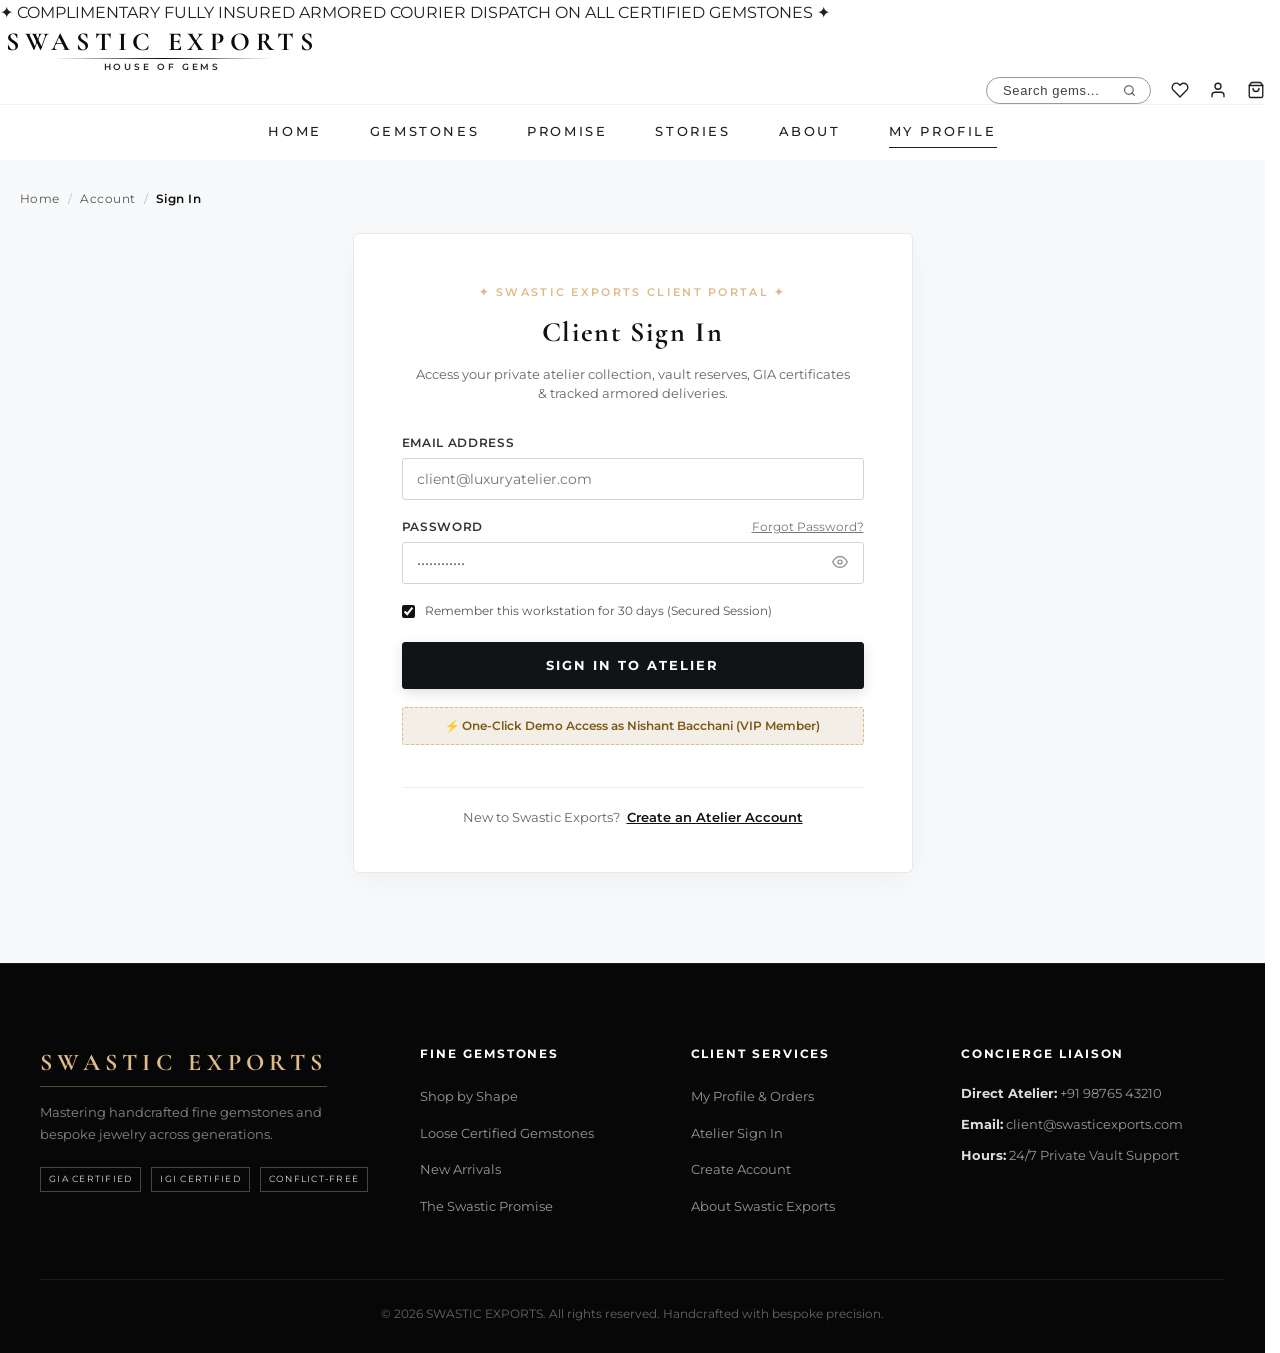
<file: login.html>
<!DOCTYPE html>
<html lang="en">
<head>
  <meta charset="UTF-8">
  <meta name="viewport" content="width=device-width, initial-scale=1.0">
  <title>Client Sign In | SWASTIC EXPORTS Private Atelier</title>
  <meta name="description" content="Sign in to your Swastic Exports private client account to view orders, vault shipments, GIA certification dossiers, and saved gemstone collections.">
  <link rel="preconnect" href="https://fonts.googleapis.com">
  <link rel="preconnect" href="https://fonts.gstatic.com" crossorigin>
  <link href="https://fonts.googleapis.com/css2?family=Cormorant+Garamond:ital,wght@0,400;0,500;0,600;0,700;1,400;1,600&family=Montserrat:wght@300;400;500;600;700&display=swap" rel="stylesheet">
  <link rel="stylesheet" href="style.css?v=2.0">
</head>
<body>
  <!-- Header Notification Bar -->
  <div class="top-notification-bar">
    <p>✦ COMPLIMENTARY FULLY INSURED ARMORED COURIER DISPATCH ON ALL CERTIFIED GEMSTONES ✦</p>
  </div>

  <!-- Main Luxury Header -->
  <header class="main-header" id="mainHeader">
    <div class="header-inner">
      <div class="header-left">
        <a href="index.html" class="brand-logo">
          <span class="logo-title">SWASTIC EXPORTS</span>
          <span class="logo-sub">HOUSE OF GEMS</span>
        </a>
      </div>

      <div class="header-right">
        <div class="search-pill-container" id="searchTrigger">
          <input type="text" placeholder="Search gems..." id="headerSearchInput" readonly>
          <svg class="icon search-icon" viewBox="0 0 24 24" fill="none" stroke="currentColor" stroke-width="2">
            <circle cx="11" cy="11" r="8"></circle>
            <line x1="21" y1="21" x2="16.65" y2="16.65"></line>
          </svg>
        </div>
        
        <button class="nav-action-btn wishlist-btn" id="wishlistBtn" aria-label="Favorites" title="View Favorites">
          <svg class="icon heart-icon" viewBox="0 0 24 24" fill="none" stroke="currentColor" stroke-width="1.8">
            <path d="M20.84 4.61a5.5 5.5 0 0 0-7.78 0L12 5.67l-1.06-1.06a5.5 5.5 0 0 0-7.78 7.78l1.06 1.06L12 21.23l7.78-7.78 1.06-1.06a5.5 5.5 0 0 0 0-7.78z"></path>
          </svg>
          <span class="action-badge" id="wishlistBadgeCount"></span>
        </button>

        <button class="nav-action-btn user-btn active" id="userBtn" aria-label="Account" title="Client Account">
          <svg class="icon" viewBox="0 0 24 24" fill="none" stroke="currentColor" stroke-width="1.8">
            <path d="M20 21v-2a4 4 0 0 0-4-4H8a4 4 0 0 0-4 4v2"></path>
            <circle cx="12" cy="7" r="4"></circle>
          </svg>
        </button>

        <button class="nav-action-btn cart-btn" id="cartBtn" aria-label="Shopping Bag" title="View Bag">
          <svg class="icon" viewBox="0 0 24 24" fill="none" stroke="currentColor" stroke-width="1.8">
            <path d="M6 2L3 6v14a2 2 0 0 0 2 2h14a2 2 0 0 0 2-2V6l-3-4z"></path>
            <line x1="3" y1="6" x2="21" y2="6"></line>
            <path d="M16 10a4 4 0 0 1-8 0"></path>
          </svg>
          <span class="action-badge" id="cartBadgeCount"></span>
        </button>
      </div>
    </div>

    <!-- Navigation Menu Bar -->
    <nav class="main-navigation">
      <ul class="nav-menu">
        <li class="nav-item"><a href="index.html" class="nav-link">HOME</a></li>
        <li class="nav-item"><a href="gemstones.html" class="nav-link">GEMSTONES</a></li>
        <li class="nav-item"><a href="promise.html" class="nav-link">PROMISE</a></li>
        <li class="nav-item"><a href="index.html#stories-section" class="nav-link">STORIES</a></li>
        <li class="nav-item"><a href="about.html" class="nav-link">ABOUT</a></li>
        <li class="nav-item"><a href="account.html" class="nav-link highlight-menu">MY PROFILE</a></li>
      </ul>
    </nav>
  </header>

  <!-- Login Main Content Area -->
  <main class="account-page-wrapper">
    <div class="account-page-container">
      <!-- Breadcrumb -->
      <div class="account-breadcrumb">
        <a href="index.html">Home</a>
        <span class="sep">/</span>
        <a href="account.html">Account</a>
        <span class="sep">/</span>
        <span class="current">Sign In</span>
      </div>

      <div class="auth-split-grid">
        <!-- Left: Sign In Card -->
        <div class="auth-card">
          <!-- Normal Login Form -->
          <div id="loginFormSection">
            <div class="auth-header">
              <span class="auth-eyebrow">✦ SWASTIC EXPORTS CLIENT PORTAL ✦</span>
              <h1 class="auth-title">Client Sign In</h1>
              <p class="auth-subtitle">Access your private atelier collection, vault reserves, GIA certificates &amp; tracked armored deliveries.</p>
            </div>

            <form class="auth-form" id="customerLoginForm" onsubmit="handleCustomerLogin(event)">
              <div class="auth-form-group">
                <label class="auth-label" for="loginEmail">Email Address</label>
                <div class="auth-input-wrap">
                  <input type="email" id="loginEmail" class="auth-input" placeholder="client@luxuryatelier.com" required autocomplete="email">
                </div>
              </div>

              <div class="auth-form-group">
                <div class="auth-label-row">
                  <label class="auth-label" for="loginPassword">Password</label>
                  <span class="auth-forgot-link" onclick="togglePasswordRecovery(true)">Forgot Password?</span>
                </div>
                <div class="auth-input-wrap">
                  <input type="password" id="loginPassword" class="auth-input" placeholder="••••••••••••" required autocomplete="current-password">
                  <button type="button" class="auth-pwd-toggle" onclick="togglePasswordVisibility('loginPassword')" aria-label="Toggle password visibility"><svg width="16" height="16" viewBox="0 0 24 24" fill="none" stroke="currentColor" stroke-width="1.8"><path d="M1 12s4-8 11-8 11 8 11 8-4 8-11 8-11-8-11-8z"></path><circle cx="12" cy="12" r="3"></circle></svg></button>
                </div>
              </div>

              <label class="auth-checkbox-row">
                <input type="checkbox" id="rememberMe" checked>
                <span>Remember this workstation for 30 days (Secured Session)</span>
              </label>

              <button type="submit" class="auth-submit-btn" id="loginSubmitBtn">SIGN IN TO ATELIER</button>

              <button type="button" class="auth-demo-btn" onclick="fillDemoCredentials()">
                ⚡ One-Click Demo Access as Nishant Bacchani (VIP Member)
              </button>

              <div class="auth-switch-prompt">
                <span>New to Swastic Exports?</span>
                <a href="signup.html">Create an Atelier Account</a>
              </div>
            </form>
          </div>

          <!-- Forgot Password Form (Hidden by default) -->
          <div id="recoverFormSection" style="display:none;">
            <div class="auth-header">
              <span class="auth-eyebrow">✦ SECURE RECOVERY ✦</span>
              <h2 class="auth-title">Reset Password</h2>
              <p class="auth-subtitle">Enter your registered email address and our encrypted vault system will send you a one-time recovery key.</p>
            </div>

            <form class="auth-form" onsubmit="handlePasswordRecovery(event)">
              <div class="auth-form-group">
                <label class="auth-label" for="recoverEmail">Email Address</label>
                <div class="auth-input-wrap">
                  <input type="email" id="recoverEmail" class="auth-input" placeholder="client@luxuryatelier.com" required>
                </div>
              </div>

              <button type="submit" class="auth-submit-btn">SEND RESET INSTRUCTIONS</button>
              
              <div class="auth-switch-prompt">
                <span class="auth-forgot-link" onclick="togglePasswordRecovery(false)">← Return to Sign In</span>
              </div>
            </form>
          </div>
        </div>
      </div>
    </div>
  </main>

  <!-- Site Footer -->
  <footer class="site-footer">
    <div class="footer-inner">
      <div class="footer-column brand-col">
        <div class="footer-logo">SWASTIC EXPORTS</div>
        <p class="footer-tagline">Mastering handcrafted fine gemstones and bespoke jewelry across generations.</p>
        <div class="footer-certifications">
          <span class="cert-badge">GIA CERTIFIED</span>
          <span class="cert-badge">IGI CERTIFIED</span>
          <span class="cert-badge">CONFLICT-FREE</span>
        </div>
      </div>

      <div class="footer-column">
        <h4>FINE GEMSTONES</h4>
        <ul>
          <li><a href="shapes.html">Shop by Shape</a></li>
          <li><a href="index.html#diamond-products-section">Loose Certified Gemstones</a></li>
          <li><a href="index.html#new-arrivals-section">New Arrivals</a></li>
          <li><a href="promise.html">The Swastic Promise</a></li>
        </ul>
      </div>

      <div class="footer-column">
        <h4>CLIENT SERVICES</h4>
        <ul>
          <li><a href="account.html">My Profile &amp; Orders</a></li>
          <li><a href="login.html">Atelier Sign In</a></li>
          <li><a href="signup.html">Create Account</a></li>
          <li><a href="about.html">About Swastic Exports</a></li>
        </ul>
      </div>

      <div class="footer-column">
        <h4>CONCIERGE LIAISON</h4>
        <p class="footer-contact-item"><strong>Direct Atelier:</strong> +91 98765 43210</p>
        <p class="footer-contact-item"><strong>Email:</strong> client@swasticexports.com</p>
        <p class="footer-contact-item"><strong>Hours:</strong> 24/7 Private Vault Support</p>
      </div>
    </div>
    
    <div class="footer-bottom-bar">
      <p>&copy; 2026 SWASTIC EXPORTS. All rights reserved. Handcrafted with bespoke precision.</p>
    </div>
  </footer>

  <script src="script.js?v=2.0"></script>
  <script>
    function togglePasswordVisibility(id) {
      const input = document.getElementById(id);
      if (input.type === 'password') {
        input.type = 'text';
      } else {
        input.type = 'password';
      }
    }

    function togglePasswordRecovery(showRecover) {
      document.getElementById('loginFormSection').style.display = showRecover ? 'none' : 'block';
      document.getElementById('recoverFormSection').style.display = showRecover ? 'block' : 'none';
    }

    function fillDemoCredentials() {
      document.getElementById('loginEmail').value = 'nishant.bacchani@luxuryatelier.com';
      document.getElementById('loginPassword').value = 'AtelierVIP2026!';
      // Automatically log in
      handleCustomerLogin(new Event('submit'));
    }

    function handleCustomerLogin(e) {
      if (e) e.preventDefault();
      const email = document.getElementById('loginEmail').value.trim();
      const btn = document.getElementById('loginSubmitBtn');
      if (btn) {
        btn.disabled = true;
        btn.textContent = 'AUTHENTICATING ATELIER ACCESS...';
      }

      setTimeout(() => {
        // Save customer session in localStorage
        const customer = {
          firstName: 'Nishant',
          lastName: 'Bacchani',
          email: email || 'nishant.bacchani@luxuryatelier.com',
          phone: '+91 98765 43210',
          tier: 'Private Atelier Collector • Tier I',
          memberSince: 'October 2024',
          currency: 'USD ($)',
          preferredCut: 'Emerald & Cushion Cuts'
        };
        localStorage.setItem('swastic_customer', JSON.stringify(customer));
        window.location.href = 'account.html';
      }, 700);
    }

    function handlePasswordRecovery(e) {
      e.preventDefault();
      const email = document.getElementById('recoverEmail').value;
      alert(`An encrypted recovery code has been dispatched to ${email}. Please check your inbox.`);
      togglePasswordRecovery(false);
    }
  </script>
</body>
</html>
</file>
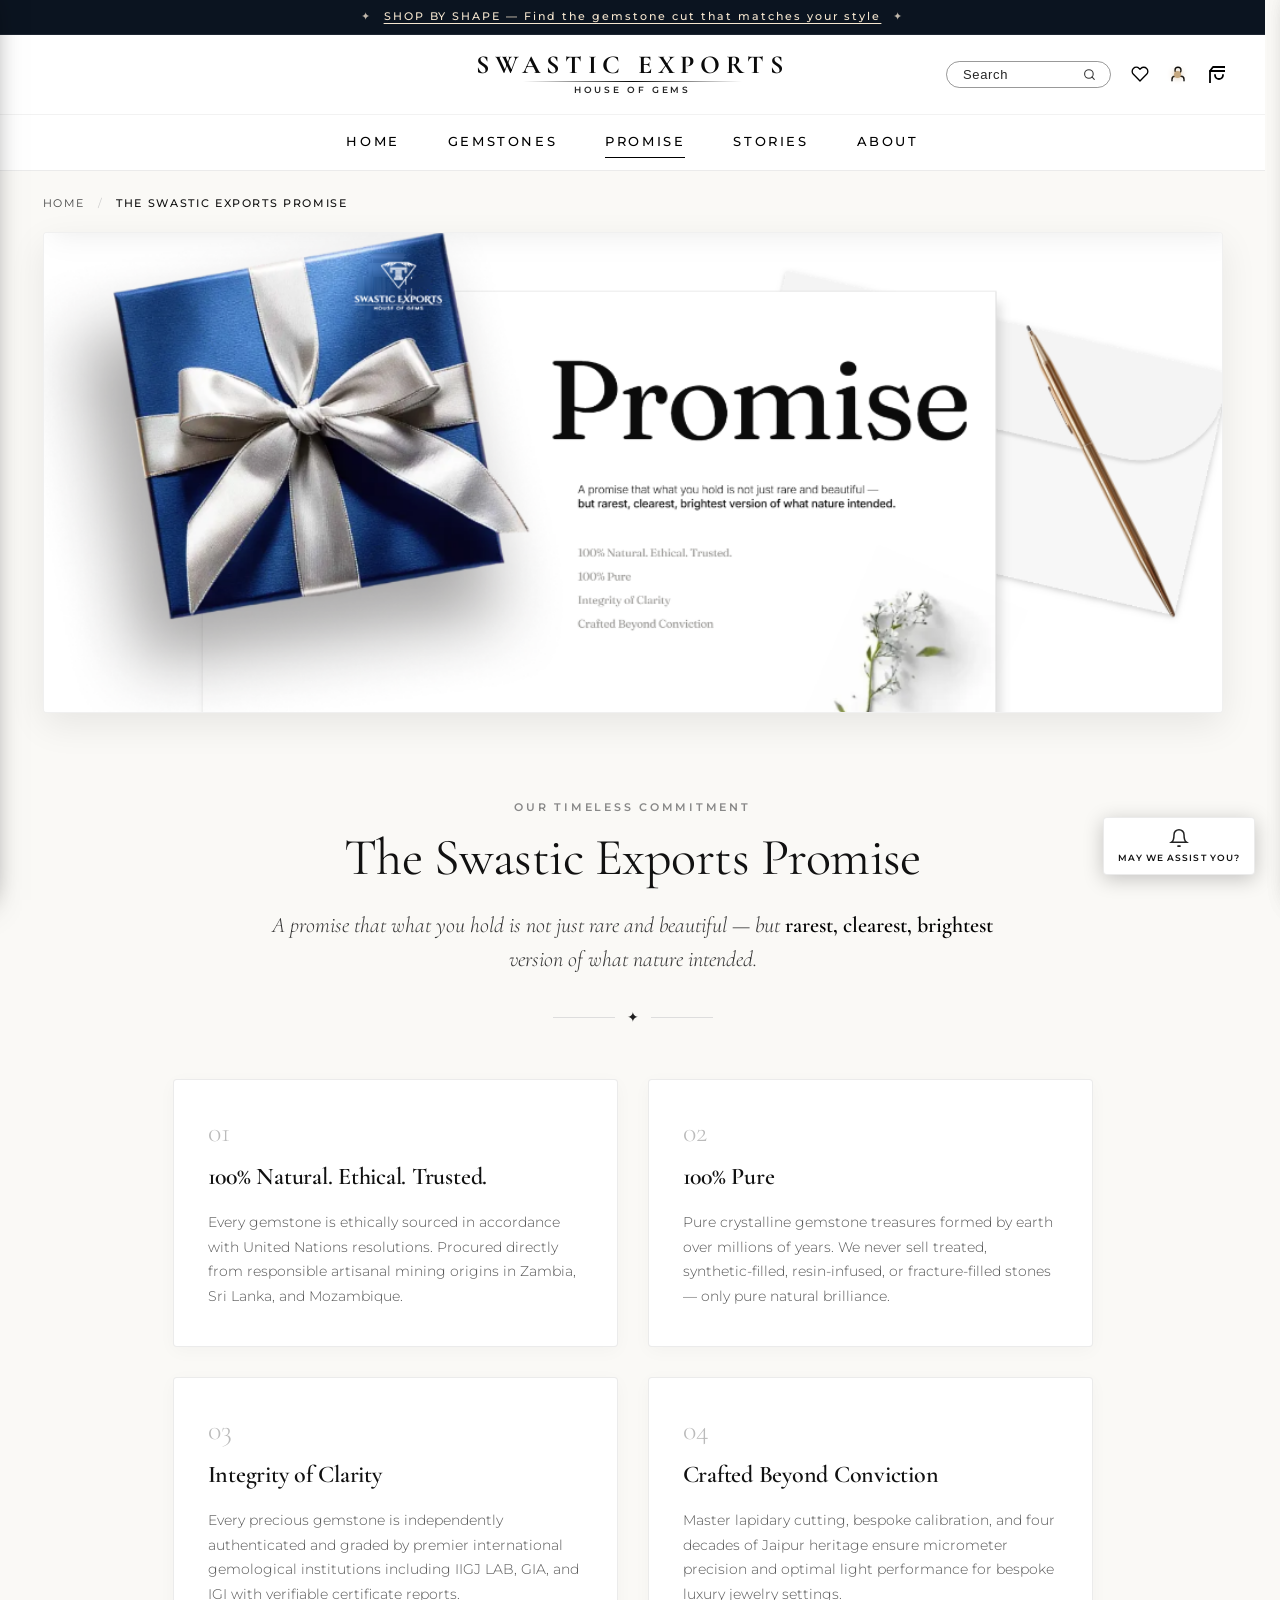
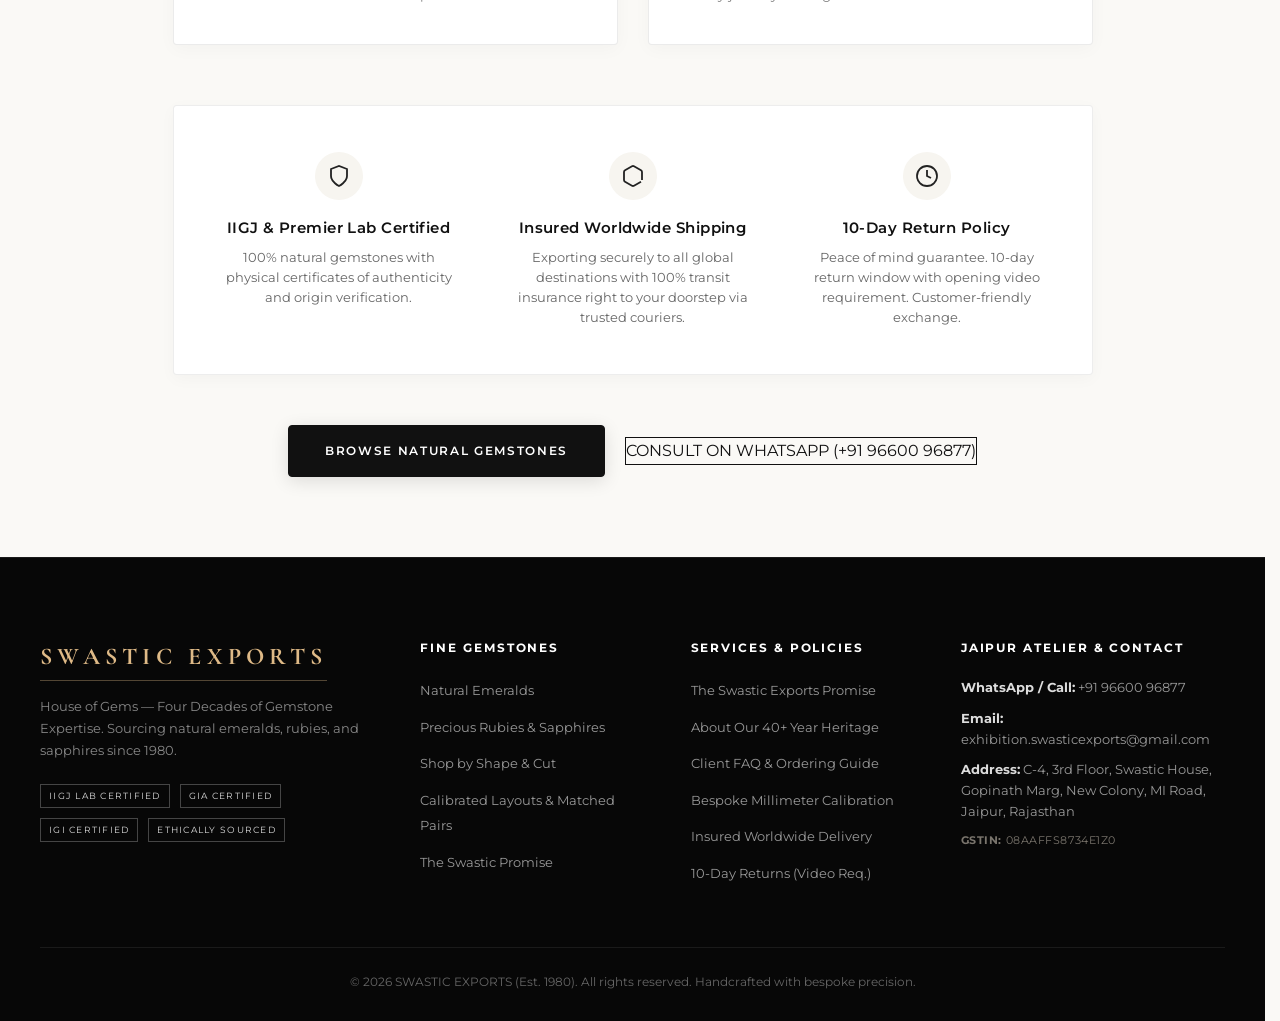
<file: promise.html>
<!DOCTYPE html>
<html lang="en">
<head>
  <meta charset="UTF-8">
  <meta name="viewport" content="width=device-width, initial-scale=1.0">
  <title>The SWASTIC EXPORTS Promise | House of Certified Natural Gemstones</title>
  <meta name="description" content="A sacred promise from SWASTIC EXPORTS. 100% Natural, Ethical, and Trusted certified gemstones crafted beyond conviction.">
  <link rel="preconnect" href="https://fonts.googleapis.com">
  <link rel="preconnect" href="https://fonts.gstatic.com" crossorigin>
  <link href="https://fonts.googleapis.com/css2?family=Cormorant+Garamond:ital,wght@0,300;0,400;0,500;0,600;0,700;1,400&family=Montserrat:wght@200;300;400;500;600&display=swap" rel="stylesheet">
  <link rel="stylesheet" href="style.css?v=3.5">
</head>
<body class="promise-page-body">

  <!-- Top Announcement Bar (Above Header) -->
  <div class="top-announcement-bar">
    <div class="announcement-content">
      <span class="sparkle-icon">✦</span>
      <a href="shapes.html">SHOP BY SHAPE — Find the gemstone cut that matches your style</a>
      <span class="sparkle-icon">✦</span>
    </div>
  </div>

  <!-- Top Contact & Currency Bar -->
  <header class="site-header" id="siteHeader">
    <div class="top-nav-bar">
      <div class="header-left">
        <button class="mobile-menu-btn" id="mobileMenuBtn" aria-label="Open Navigation Menu" title="Menu">
          <svg class="icon hamburger-icon" viewBox="0 0 24 24" fill="none" stroke="currentColor" stroke-width="2">
            <line x1="3" y1="6" x2="21" y2="6"></line>
            <line x1="3" y1="12" x2="21" y2="12"></line>
            <line x1="3" y1="18" x2="21" y2="18"></line>
          </svg>
        </button>
      </div>

      <div class="header-logo-container">
        <a href="index.html" class="brand-logo">
          <span class="logo-title">SWASTIC EXPORTS</span>
          <span class="logo-sub">HOUSE OF GEMS</span>
        </a>
      </div>

      <div class="header-right">
        <div class="search-pill-container" id="searchTrigger">
          <input type="text" placeholder="Search" id="headerSearchInput" readonly>
          <svg class="icon search-icon" viewBox="0 0 24 24" fill="none" stroke="currentColor" stroke-width="2">
            <circle cx="11" cy="11" r="8"></circle>
            <line x1="21" y1="21" x2="16.65" y2="16.65"></line>
          </svg>
        </div>
        
        <!-- Wishlist / Favorites Button -->
        <button class="nav-action-btn wishlist-btn" id="wishlistBtn" aria-label="Favorites" title="View Favorites">
          <svg class="icon heart-icon" viewBox="0 0 24 24" fill="none" stroke="currentColor" stroke-width="1.8">
            <path d="M20.84 4.61a5.5 5.5 0 0 0-7.78 0L12 5.67l-1.06-1.06a5.5 5.5 0 0 0-7.78 7.78l1.06 1.06L12 21.23l7.78-7.78 1.06-1.06a5.5 5.5 0 0 0 0-7.78z"></path>
          </svg>
          <span class="action-badge" id="wishlistBadgeCount"></span>
        </button>

        <button class="nav-action-btn user-btn" id="userBtn" aria-label="Account">
          <svg class="icon" viewBox="0 0 24 24" fill="none" stroke="currentColor" stroke-width="1.8">
            <path d="M20 21v-2a4 4 0 0 0-4-4H8a4 4 0 0 0-4 4v2"></path>
            <circle cx="12" cy="7" r="4"></circle>
          </svg>
        </button>
        <button class="nav-action-btn cart-btn" id="cartBtn" aria-label="Shopping Bag">
          <svg class="icon viewBox="0 0 24 24" fill="none" stroke="currentColor" stroke-width="1.8">
            <path d="M6 2L3 6v14a2 2 0 0 0 2 2h14a2 2 0 0 0 2-2V6l-3-4z"></path>
            <line x1="3" y1="6" x2="21" y2="6"></line>
            <path d="M16 10a4 4 0 0 1-8 0"></path>
          </svg>
          <span class="action-badge" id="cartBadgeCount"></span>
        </button>
      </div>
    </div>

    <!-- Navigation Menu Bar -->
    <nav class="main-navigation">
      <ul class="nav-menu">
        <li class="nav-item"><a href="index.html#heroSection" class="nav-link">HOME</a></li>
        <li class="nav-item"><a href="gemstones.html" class="nav-link">GEMSTONES</a></li>
        <li class="nav-item"><a href="promise.html" class="nav-link active highlight-menu">PROMISE</a></li>
        <li class="nav-item"><a href="reviews.html" class="nav-link">STORIES</a></li>
        <li class="nav-item"><a href="about.html" class="nav-link">ABOUT</a></li>
      </ul>
    </nav>
  </header>

  <main class="promise-main-content">
    
    <!-- Breadcrumb -->
    <div class="promise-breadcrumb-wrapper">
      <div class="promise-container">
        <nav class="breadcrumb-nav">
          <a href="index.html">Home</a>
          <span class="breadcrumb-separator">/</span>
          <span class="breadcrumb-current">The Swastic Exports Promise</span>
        </nav>
      </div>
    </div>

    <!-- Promise Hero Showcase Image (Exact Branded Flat Lay with Swastic Exports box & letter) -->
    <section class="promise-hero-showcase-section">
      <div class="promise-container">
        <div class="promise-banner-card">
          <img src="images/velora-promise.png" alt="The Swastic Exports Promise - Luxury Gift Box and Letter of Assurance" class="promise-banner-img">
        </div>
      </div>
    </section>

    <!-- Editorial Promise Narrative Section -->
    <section class="promise-narrative-section">
      <div class="promise-container narrow">
        <div class="promise-header-block">
          <span class="promise-eyebrow">OUR TIMELESS COMMITMENT</span>
          <h1 class="promise-main-title">The Swastic Exports Promise</h1>
          <p class="promise-lead-statement">
            A promise that what you hold is not just rare and beautiful — but <strong>rarest, clearest, brightest</strong> version of what nature intended.
          </p>
        </div>

        <div class="promise-quote-divider">
          <span class="divider-gem">✦</span>
        </div>

        <!-- 4 Sacred Pillars (As seen on official Swastic Exports assurance) -->
        <div class="promise-pillars-grid">
          
          <div class="pillar-card">
            <div class="pillar-number">01</div>
            <h3 class="pillar-title">100% Natural. Ethical. Trusted.</h3>
            <p class="pillar-body">
              Every gemstone is ethically sourced in accordance with United Nations resolutions. Procured directly from responsible artisanal mining origins in Zambia, Sri Lanka, and Mozambique.
            </p>
          </div>

          <div class="pillar-card">
            <div class="pillar-number">02</div>
            <h3 class="pillar-title">100% Pure</h3>
            <p class="pillar-body">
              Pure crystalline gemstone treasures formed by earth over millions of years. We never sell treated, synthetic-filled, resin-infused, or fracture-filled stones — only pure natural brilliance.
            </p>
          </div>

          <div class="pillar-card">
            <div class="pillar-number">03</div>
            <h3 class="pillar-title">Integrity of Clarity</h3>
            <p class="pillar-body">
              Every precious gemstone is independently authenticated and graded by premier international gemological institutions including IIGJ LAB, GIA, and IGI with verifiable certificate reports.
            </p>
          </div>

          <div class="pillar-card">
            <div class="pillar-number">04</div>
            <h3 class="pillar-title">Crafted Beyond Conviction</h3>
            <p class="pillar-body">
              Master lapidary cutting, bespoke calibration, and four decades of Jaipur heritage ensure micrometer precision and optimal light performance for bespoke luxury jewelry settings.
            </p>
          </div>

        </div>

        <!-- Guarantees & Certifications Strip -->
        <div class="promise-guarantees-panel">
          <div class="guarantee-item">
            <div class="guarantee-icon-box">
              <svg viewBox="0 0 24 24" fill="none" stroke="currentColor" stroke-width="1.8">
                <path d="M12 22s8-4 8-10V5l-8-3-8 3v7c0 6 8 10 8 10z"></path>
              </svg>
            </div>
            <h4>IIGJ & Premier Lab Certified</h4>
            <p>100% natural gemstones with physical certificates of authenticity and origin verification.</p>
          </div>

          <div class="guarantee-item">
            <div class="guarantee-icon-box">
              <svg viewBox="0 0 24 24" fill="none" stroke="currentColor" stroke-width="1.8">
                <path d="M21 16V8a2 2 0 0 0-1-1.73l-7-4a2 2 0 0 0-2 0l-7 4A2 2 0 0 0 3 8v8a2 2 0 0 0 1 1.73l7 4a2 2 0 0 0 2 0l7-4A2 2 0 0 21 16z"></path>
              </svg>
            </div>
            <h4>Insured Worldwide Shipping</h4>
            <p>Exporting securely to all global destinations with 100% transit insurance right to your doorstep via trusted couriers.</p>
          </div>

          <div class="guarantee-item">
            <div class="guarantee-icon-box">
              <svg viewBox="0 0 24 24" fill="none" stroke="currentColor" stroke-width="1.8">
                <circle cx="12" cy="12" r="10"></circle>
                <path d="M12 6v6l4 2"></path>
              </svg>
            </div>
            <h4>10-Day Return Policy</h4>
            <p>Peace of mind guarantee. 10-day return window with opening video requirement. Customer-friendly exchange.</p>
          </div>
        </div>

        <!-- Call to Action Row -->
        <div class="promise-cta-container">
          <a href="gemstones.html" class="hero-cta-btn dark-cta">BROWSE NATURAL GEMSTONES</a>
          <a href="https://wa.me/919660096877?text=Hello%20Swastic%20Exports,%20I%20would%20like%20to%20consult%20with%20a%20gemstone%20specialist." target="_blank" rel="noopener" class="hero-cta-btn outline-cta">CONSULT ON WHATSAPP (+91 96600 96877)</a>
        </div>

      </div>
    </section>

  </main>

  <!-- SWASTIC EXPORTS Footer -->
  <footer class="site-footer">
    <div class="footer-inner">
      <div class="footer-column brand-col">
        <div class="footer-logo">SWASTIC EXPORTS</div>
        <p class="footer-tagline">House of Gems — Four Decades of Gemstone Expertise. Sourcing natural emeralds, rubies, and sapphires since 1980.</p>
        <div class="footer-certifications">
          <span class="cert-badge">IIGJ LAB CERTIFIED</span>
          <span class="cert-badge">GIA CERTIFIED</span>
          <span class="cert-badge">IGI CERTIFIED</span>
          <span class="cert-badge">ETHICALLY SOURCED</span>
        </div>
      </div>

      <div class="footer-column">
        <h4>FINE GEMSTONES</h4>
        <ul>
          <li><a href="gemstones.html">Natural Emeralds</a></li>
          <li><a href="gemstones.html">Precious Rubies &amp; Sapphires</a></li>
          <li><a href="shapes.html">Shop by Shape &amp; Cut</a></li>
          <li><a href="gemstones.html">Calibrated Layouts &amp; Matched Pairs</a></li>
          <li><a href="promise.html">The Swastic Promise</a></li>
        </ul>
      </div>

      <div class="footer-column">
        <h4>SERVICES &amp; POLICIES</h4>
        <ul>
          <li><a href="promise.html">The Swastic Exports Promise</a></li>
          <li><a href="about.html">About Our 40+ Year Heritage</a></li>
          <li><a href="about.html#faq-section">Client FAQ &amp; Ordering Guide</a></li>
          <li><a href="about.html#faq-section">Bespoke Millimeter Calibration</a></li>
          <li><a href="about.html#faq-section">Insured Worldwide Delivery</a></li>
          <li><a href="about.html#faq-section">10-Day Returns (Video Req.)</a></li>
        </ul>
      </div>

      <div class="footer-column">
        <h4>JAIPUR ATELIER &amp; CONTACT</h4>
        <p class="footer-contact-item"><strong>WhatsApp / Call:</strong> <a href="https://wa.me/919660096877" target="_blank" rel="noopener">+91 96600 96877</a></p>
        <p class="footer-contact-item"><strong>Email:</strong> <a href="mailto:exhibition.swasticexports@gmail.com">exhibition.swasticexports@gmail.com</a></p>
        <p class="footer-contact-item"><strong>Address:</strong> C-4, 3rd Floor, Swastic House, Gopinath Marg, New Colony, MI Road, Jaipur, Rajasthan</p>
        <p class="footer-tax-info"><strong>GSTIN:</strong> 08AAFFS8734E1Z0</p>
      </div>
    </div>
    
    <div class="footer-bottom-bar">
      <p>&copy; 2026 SWASTIC EXPORTS (Est. 1980). All rights reserved. Handcrafted with bespoke precision.</p>
    </div>
  </footer>

  <!-- Floating Concierge Widget -->
  <div class="concierge-floating-widget" id="conciergeWidget">
    <div class="concierge-badge-card" id="conciergeTrigger">
      <svg class="concierge-bell-icon" viewBox="0 0 24 24" fill="none" stroke="currentColor" stroke-width="1.8">
        <path d="M18 8A6 6 0 0 0 6 8c0 7-3 9-3 9h18s-3-2-3-9"></path>
        <path d="M13.73 21a2 2 0 0 1-3.46 0"></path>
      </svg>
      <span class="concierge-badge-text">MAY WE ASSIST YOU?</span>
    </div>

    <div class="concierge-panel" id="conciergePanel">
      <div class="concierge-panel-header">
        <div class="concierge-avatar">S</div>
        <div class="concierge-title-box">
          <h4>Swastic Exports Concierge</h4>
          <span class="status-online">● Online & Ready to help</span>
        </div>
        <button class="concierge-close" id="conciergeClose">&times;</button>
      </div>
      <div class="concierge-body">
        <p class="concierge-greeting">Hello! Welcome to Swastic Exports — House of Gems. Our master gemstone specialists are here to guide you regarding the Swastic Exports Promise, certified natural Zambian emeralds, fine diamonds, and bespoke gemstone creations.</p>
        <div class="concierge-options">
          <button class="concierge-chip" onclick="handleConciergeTopic('diamond-guide')">Gemstone Certifications</button>
          <button class="concierge-chip" onclick="handleConciergeTopic('lab-vs-natural')">Natural vs Lab Gemstones</button>
          <button class="concierge-chip" onclick="handleConciergeTopic('custom-ring')">Bespoke Commission</button>
        </div>
        <div class="concierge-input-wrap">
          <input type="text" placeholder="Type your question..." id="conciergeInput">
          <button id="conciergeSendBtn">Send</button>
        </div>
      </div>
    </div>
  </div>

  <!-- Favorites / Wishlist Slide Drawer -->
  <div class="cart-drawer-backdrop" id="wishlistBackdrop"></div>
  <aside class="cart-drawer" id="wishlistDrawer">
    <div class="cart-drawer-header">
      <h3>YOUR FAVORITES (<span id="wishlistDrawerCount">0</span>)</h3>
      <button class="close-drawer-btn" id="closeWishlistBtn">&times;</button>
    </div>
    <div class="cart-drawer-body" id="wishlistDrawerBody">
      <div class="empty-cart-view" id="emptyWishlistView">
        <svg viewBox="0 0 24 24" fill="none" stroke="currentColor" stroke-width="1.5" class="empty-bag-icon">
          <path d="M20.84 4.61a5.5 5.5 0 0 0-7.78 0L12 5.67l-1.06-1.06a5.5 5.5 0 0 0-7.78 7.78l1.06 1.06L12 21.23l7.78-7.78 1.06-1.06a5.5 5.5 0 0 0 0-7.78z"></path>
        </svg>
        <p>You have not saved any favorite jewelry pieces yet.</p>
        <a href="index.html#diamond-shape-section" class="hero-cta-btn dark-cta">EXPLORE RINGS</a>
      </div>
      <div class="cart-items-list" id="wishlistItemsList" style="display:none;"></div>
    </div>
  </aside>

  <!-- Shopping Cart Slide Drawer -->
  <div class="cart-drawer-backdrop" id="cartBackdrop"></div>
  <aside class="cart-drawer" id="cartDrawer">
    <div class="cart-drawer-header">
      <h3>YOUR SHOPPING BAG (<span id="drawerCount">0</span>)</h3>
      <button class="close-drawer-btn" id="closeCartBtn">&times;</button>
    </div>
    <div class="cart-drawer-body" id="cartDrawerBody">
      <div class="empty-cart-view" id="emptyCartView">
        <svg viewBox="0 0 24 24" fill="none" stroke="currentColor" stroke-width="1.5" class="empty-bag-icon">
          <path d="M6 2L3 6v14a2 2 0 0 0 2 2h14a2 2 0 0 0 2-2V6l-3-4z"></path>
          <line x1="3" y1="6" x2="21" y2="6"></line>
        </svg>
        <p>Your shopping bag is currently empty.</p>
        <a href="index.html#collection-section" class="hero-cta-btn dark-cta">CONTINUE BROWSING</a>
      </div>
      <div class="cart-items-list" id="cartItemsList" style="display:none;"></div>
    </div>
    <div class="cart-drawer-footer" id="cartDrawerFooter" style="display:none;">
      <div class="cart-subtotal-row">
        <span>Subtotal</span>
        <span id="cartSubtotalValue">$0.00</span>
      </div>
      <button class="checkout-btn">PROCEED TO CHECKOUT</button>
      <p class="cart-shipping-note">Complimentary insured shipping & 30-day returns included.</p>
    </div>
  </aside>

  <script src="script.js?v=2.0"></script>
</body>
</html>
</file>
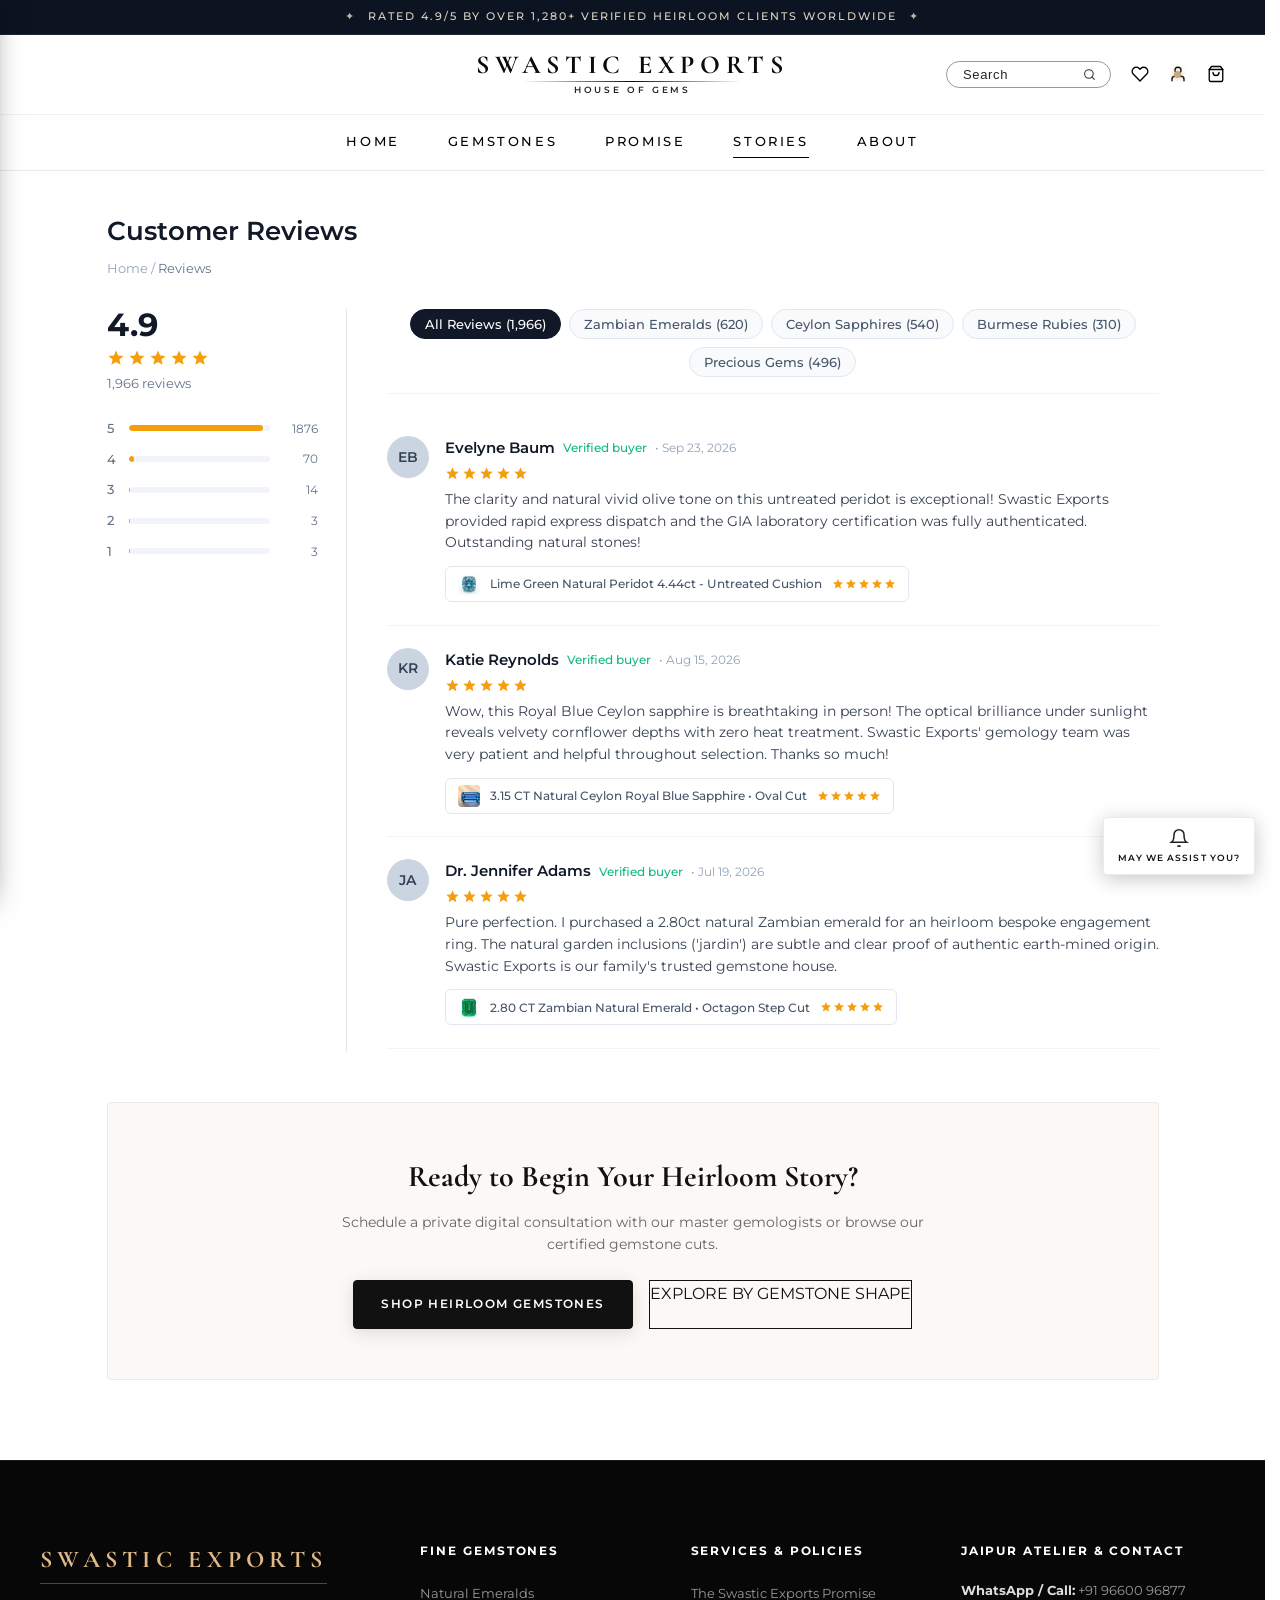
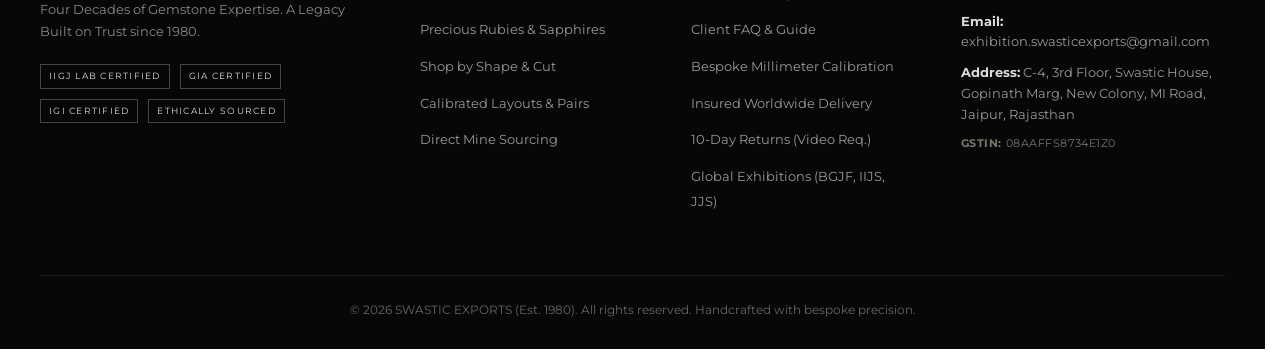
<file: reviews.html>
<!DOCTYPE html>
<html lang="en">
<head>
  <meta charset="UTF-8">
  <meta name="viewport" content="width=device-width, initial-scale=1.0">
  <title>Swastic Exports Stories & Verified Client Reviews | SWASTIC EXPORTS</title>
  <meta name="description" content="Read real client reviews and love stories for SWASTIC EXPORTS handcrafted fine jewelry, GIA certified gemstones, and bespoke rings.">
  <link rel="preconnect" href="https://fonts.googleapis.com">
  <link rel="preconnect" href="https://fonts.gstatic.com" crossorigin>
  <link href="https://fonts.googleapis.com/css2?family=Cormorant+Garamond:ital,wght@0,300;0,400;0,500;0,600;0,700;1,400&family=Montserrat:wght@200;300;400;500;600&display=swap" rel="stylesheet">
  <link rel="stylesheet" href="style.css?v=2.0">
</head>
<body class="stories-page-body">

  <!-- Top Announcement Bar -->
  <div class="top-announcement-bar">
    <div class="announcement-content">
      <span class="sparkle-icon">✦</span>
      <span>RATED 4.9/5 BY OVER 1,280+ VERIFIED HEIRLOOM CLIENTS WORLDWIDE</span>
      <span class="sparkle-icon">✦</span>
    </div>
  </div>

  <!-- Header -->
  <header class="site-header" id="siteHeader">
    <div class="top-nav-bar">
      <div class="header-left">
        <button class="mobile-menu-btn" id="mobileMenuBtn" aria-label="Open Navigation Menu" title="Menu">
          <svg class="icon hamburger-icon" viewBox="0 0 24 24" fill="none" stroke="currentColor" stroke-width="2">
            <line x1="3" y1="6" x2="21" y2="6"></line>
            <line x1="3" y1="12" x2="21" y2="12"></line>
            <line x1="3" y1="18" x2="21" y2="18"></line>
          </svg>
        </button>
      </div>

      <div class="header-logo-container">
        <a href="index.html" class="brand-logo">
          <span class="logo-title">SWASTIC EXPORTS</span>
          <span class="logo-sub">HOUSE OF GEMS</span>
        </a>
      </div>

      <div class="header-right">
        <div class="search-pill-container" id="searchTrigger">
          <input type="text" placeholder="Search" id="headerSearchInput" readonly>
          <svg class="icon search-icon" viewBox="0 0 24 24" fill="none" stroke="currentColor" stroke-width="2">
            <circle cx="11" cy="11" r="8"></circle>
            <line x1="21" y1="21" x2="16.65" y2="16.65"></line>
          </svg>
        </div>
        
        <!-- Wishlist Button -->
        <button class="nav-action-btn wishlist-btn" id="wishlistBtn" aria-label="Favorites" title="View Favorites">
          <svg class="icon heart-icon" viewBox="0 0 24 24" fill="none" stroke="currentColor" stroke-width="1.8">
            <path d="M20.84 4.61a5.5 5.5 0 0 0-7.78 0L12 5.67l-1.06-1.06a5.5 5.5 0 0 0-7.78 7.78l1.06 1.06L12 21.23l7.78-7.78 1.06-1.06a5.5 5.5 0 0 0 0-7.78z"></path>
          </svg>
          <span class="action-badge" id="wishlistBadgeCount"></span>
        </button>

        <button class="nav-action-btn user-btn" id="userBtn" aria-label="Account">
          <svg class="icon" viewBox="0 0 24 24" fill="none" stroke="currentColor" stroke-width="1.8">
            <path d="M20 21v-2a4 4 0 0 0-4-4H8a4 4 0 0 0-4 4v2"></path>
            <circle cx="12" cy="7" r="4"></circle>
          </svg>
        </button>
        <button class="nav-action-btn cart-btn" id="cartBtn" aria-label="Shopping Bag">
          <svg class="icon" viewBox="0 0 24 24" fill="none" stroke="currentColor" stroke-width="1.8">
            <path d="M6 2L3 6v14a2 2 0 0 0 2 2h14a2 2 0 0 0 2-2V6l-3-4z"></path>
            <line x1="3" y1="6" x2="21" y2="6"></line>
            <path d="M16 10a4 4 0 0 1-8 0"></path>
          </svg>
          <span class="action-badge" id="cartBadgeCount"></span>
        </button>
      </div>
    </div>

    <!-- Navigation Menu Bar -->
    <nav class="main-navigation">
      <ul class="nav-menu">
        <li class="nav-item"><a href="index.html#heroSection" class="nav-link">HOME</a></li>
        <li class="nav-item"><a href="gemstones.html" class="nav-link">GEMSTONES</a></li>
        <li class="nav-item"><a href="promise.html" class="nav-link">PROMISE</a></li>
        <li class="nav-item"><a href="reviews.html" class="nav-link active highlight-menu">STORIES</a></li>
        <li class="nav-item"><a href="about.html" class="nav-link">ABOUT</a></li>
      </ul>
    </nav>
  </header>

  <main class="reviews-page-main" style="background:#ffffff; padding: 40px 0 80px;">
    
    <div class="promise-container" style="max-width: 1100px; margin: 0 auto; padding: 0 24px;">
      
      <!-- Top Title & Breadcrumb matching Image 2 -->
      <div style="margin-bottom: 30px;">
        <h1 style="font-size: 26px; font-weight: 600; color: #111827; margin-bottom: 6px; font-family: var(--font-sans);">Customer Reviews</h1>
        <div style="font-size: 13px; color: #94a3b8; font-family: var(--font-sans);">
          <a href="index.html" style="color: #94a3b8; text-decoration: none;">Home</a> / <span style="color: #64748b;">Reviews</span>
        </div>
      </div>

      <!-- 2-Column Reviews Layout matching Image 2 -->
      <div class="customer-reviews-layout" style="display: flex; gap: 40px; padding: 0;">
        
        <!-- Left: Overall Rating & Breakdown -->
        <aside class="customer-reviews-sidebar">
          <div class="sidebar-score-num">4.9</div>
          <div class="sidebar-stars">
            <svg viewBox="0 0 24 24" fill="#f59e0b"><path d="M12 17.27L18.18 21l-1.64-7.03L22 9.24l-7.19-.61L12 2 9.19 8.63 2 9.24l5.46 4.73L5.82 21z"/></svg>
            <svg viewBox="0 0 24 24" fill="#f59e0b"><path d="M12 17.27L18.18 21l-1.64-7.03L22 9.24l-7.19-.61L12 2 9.19 8.63 2 9.24l5.46 4.73L5.82 21z"/></svg>
            <svg viewBox="0 0 24 24" fill="#f59e0b"><path d="M12 17.27L18.18 21l-1.64-7.03L22 9.24l-7.19-.61L12 2 9.19 8.63 2 9.24l5.46 4.73L5.82 21z"/></svg>
            <svg viewBox="0 0 24 24" fill="#f59e0b"><path d="M12 17.27L18.18 21l-1.64-7.03L22 9.24l-7.19-.61L12 2 9.19 8.63 2 9.24l5.46 4.73L5.82 21z"/></svg>
            <svg viewBox="0 0 24 24" fill="#f59e0b"><path d="M12 17.27L18.18 21l-1.64-7.03L22 9.24l-7.19-.61L12 2 9.19 8.63 2 9.24l5.46 4.73L5.82 21z"/></svg>
          </div>
          <div class="sidebar-count-label">1,966 reviews</div>

          <div class="rating-breakdown-list">
            <!-- 5 Stars -->
            <div class="breakdown-row">
              <span class="star-level">5</span>
              <div class="bar-track-wrap">
                <div class="bar-track-fill" style="width: 95.4%;"></div>
              </div>
              <span class="count-val">1876</span>
            </div>

            <!-- 4 Stars -->
            <div class="breakdown-row">
              <span class="star-level">4</span>
              <div class="bar-track-wrap">
                <div class="bar-track-fill" style="width: 3.6%;"></div>
              </div>
              <span class="count-val">70</span>
            </div>

            <!-- 3 Stars -->
            <div class="breakdown-row">
              <span class="star-level">3</span>
              <div class="bar-track-wrap">
                <div class="bar-track-fill" style="width: 0.7%;"></div>
              </div>
              <span class="count-val">14</span>
            </div>

            <!-- 2 Stars -->
            <div class="breakdown-row">
              <span class="star-level">2</span>
              <div class="bar-track-wrap">
                <div class="bar-track-fill" style="width: 0.2%;"></div>
              </div>
              <span class="count-val">3</span>
            </div>

            <!-- 1 Star -->
            <div class="breakdown-row">
              <span class="star-level">1</span>
              <div class="bar-track-wrap">
                <div class="bar-track-fill" style="width: 0.2%;"></div>
              </div>
              <span class="count-val">3</span>
            </div>
          </div>
        </aside>

        <!-- Right: Reviews Feed -->
        <main class="customer-reviews-feed" id="customerReviewsFeed" style="flex: 1;">
          <!-- Category Filter Bar -->
          <div class="reviews-filter-bar" id="reviewsFilterBar">
            <button type="button" class="review-filter-chip active" data-filter="all">All Reviews (1,966)</button>
            <button type="button" class="review-filter-chip" data-filter="emeralds">Zambian Emeralds (620)</button>
            <button type="button" class="review-filter-chip" data-filter="sapphires">Ceylon Sapphires (540)</button>
            <button type="button" class="review-filter-chip" data-filter="rubies">Burmese Rubies (310)</button>
            <button type="button" class="review-filter-chip" data-filter="fancy">Precious Gems (496)</button>
          </div>

          <!-- Review 1: Evelyne Baum -->
          <article class="review-item-row" data-category="fancy">
            <div class="review-avatar-circle">EB</div>
            <div class="review-item-content">
              <div class="review-item-meta">
                <span class="review-buyer-name">Evelyne Baum</span>
                <span class="review-verified-badge">Verified buyer</span>
                <span class="review-item-date">• Sep 23, 2026</span>
              </div>
              <div class="review-item-stars">
                <svg viewBox="0 0 24 24" fill="#f59e0b"><path d="M12 17.27L18.18 21l-1.64-7.03L22 9.24l-7.19-.61L12 2 9.19 8.63 2 9.24l5.46 4.73L5.82 21z"/></svg>
                <svg viewBox="0 0 24 24" fill="#f59e0b"><path d="M12 17.27L18.18 21l-1.64-7.03L22 9.24l-7.19-.61L12 2 9.19 8.63 2 9.24l5.46 4.73L5.82 21z"/></svg>
                <svg viewBox="0 0 24 24" fill="#f59e0b"><path d="M12 17.27L18.18 21l-1.64-7.03L22 9.24l-7.19-.61L12 2 9.19 8.63 2 9.24l5.46 4.73L5.82 21z"/></svg>
                <svg viewBox="0 0 24 24" fill="#f59e0b"><path d="M12 17.27L18.18 21l-1.64-7.03L22 9.24l-7.19-.61L12 2 9.19 8.63 2 9.24l5.46 4.73L5.82 21z"/></svg>
                <svg viewBox="0 0 24 24" fill="#f59e0b"><path d="M12 17.27L18.18 21l-1.64-7.03L22 9.24l-7.19-.61L12 2 9.19 8.63 2 9.24l5.46 4.73L5.82 21z"/></svg>
              </div>
              <p class="review-item-text">The clarity and natural vivid olive tone on this untreated peridot is exceptional! Swastic Exports provided rapid express dispatch and the GIA laboratory certification was fully authenticated. Outstanding natural stones!</p>
              <div class="review-purchased-badge">
                <img src="images/product-gem-cyan-cushion.jpg" alt="Lime Green Natural Peridot" class="purchased-thumb">
                <span class="purchased-title">Lime Green Natural Peridot 4.44ct - Untreated Cushion</span>
                <div class="purchased-stars">
                  <svg viewBox="0 0 24 24" fill="#f59e0b"><path d="M12 17.27L18.18 21l-1.64-7.03L22 9.24l-7.19-.61L12 2 9.19 8.63 2 9.24l5.46 4.73L5.82 21z"/></svg>
                  <svg viewBox="0 0 24 24" fill="#f59e0b"><path d="M12 17.27L18.18 21l-1.64-7.03L22 9.24l-7.19-.61L12 2 9.19 8.63 2 9.24l5.46 4.73L5.82 21z"/></svg>
                  <svg viewBox="0 0 24 24" fill="#f59e0b"><path d="M12 17.27L18.18 21l-1.64-7.03L22 9.24l-7.19-.61L12 2 9.19 8.63 2 9.24l5.46 4.73L5.82 21z"/></svg>
                  <svg viewBox="0 0 24 24" fill="#f59e0b"><path d="M12 17.27L18.18 21l-1.64-7.03L22 9.24l-7.19-.61L12 2 9.19 8.63 2 9.24l5.46 4.73L5.82 21z"/></svg>
                  <svg viewBox="0 0 24 24" fill="#f59e0b"><path d="M12 17.27L18.18 21l-1.64-7.03L22 9.24l-7.19-.61L12 2 9.19 8.63 2 9.24l5.46 4.73L5.82 21z"/></svg>
                </div>
              </div>
            </div>
          </article>

          <!-- Review 2: Katie Reynolds -->
          <article class="review-item-row" data-category="sapphires">
            <div class="review-avatar-circle">KR</div>
            <div class="review-item-content">
              <div class="review-item-meta">
                <span class="review-buyer-name">Katie Reynolds</span>
                <span class="review-verified-badge">Verified buyer</span>
                <span class="review-item-date">• Aug 15, 2026</span>
              </div>
              <div class="review-item-stars">
                <svg viewBox="0 0 24 24" fill="#f59e0b"><path d="M12 17.27L18.18 21l-1.64-7.03L22 9.24l-7.19-.61L12 2 9.19 8.63 2 9.24l5.46 4.73L5.82 21z"/></svg>
                <svg viewBox="0 0 24 24" fill="#f59e0b"><path d="M12 17.27L18.18 21l-1.64-7.03L22 9.24l-7.19-.61L12 2 9.19 8.63 2 9.24l5.46 4.73L5.82 21z"/></svg>
                <svg viewBox="0 0 24 24" fill="#f59e0b"><path d="M12 17.27L18.18 21l-1.64-7.03L22 9.24l-7.19-.61L12 2 9.19 8.63 2 9.24l5.46 4.73L5.82 21z"/></svg>
                <svg viewBox="0 0 24 24" fill="#f59e0b"><path d="M12 17.27L18.18 21l-1.64-7.03L22 9.24l-7.19-.61L12 2 9.19 8.63 2 9.24l5.46 4.73L5.82 21z"/></svg>
                <svg viewBox="0 0 24 24" fill="#f59e0b"><path d="M12 17.27L18.18 21l-1.64-7.03L22 9.24l-7.19-.61L12 2 9.19 8.63 2 9.24l5.46 4.73L5.82 21z"/></svg>
              </div>
              <p class="review-item-text">Wow, this Royal Blue Ceylon sapphire is breathtaking in person! The optical brilliance under sunlight reveals velvety cornflower depths with zero heat treatment. Swastic Exports' gemology team was very patient and helpful throughout selection. Thanks so much!</p>
              <div class="review-purchased-badge">
                <img src="images/product-gem-blue-aquamarine.jpg" alt="Natural Ceylon Royal Blue Sapphire" class="purchased-thumb">
                <span class="purchased-title">3.15 CT Natural Ceylon Royal Blue Sapphire • Oval Cut</span>
                <div class="purchased-stars">
                  <svg viewBox="0 0 24 24" fill="#f59e0b"><path d="M12 17.27L18.18 21l-1.64-7.03L22 9.24l-7.19-.61L12 2 9.19 8.63 2 9.24l5.46 4.73L5.82 21z"/></svg>
                  <svg viewBox="0 0 24 24" fill="#f59e0b"><path d="M12 17.27L18.18 21l-1.64-7.03L22 9.24l-7.19-.61L12 2 9.19 8.63 2 9.24l5.46 4.73L5.82 21z"/></svg>
                  <svg viewBox="0 0 24 24" fill="#f59e0b"><path d="M12 17.27L18.18 21l-1.64-7.03L22 9.24l-7.19-.61L12 2 9.19 8.63 2 9.24l5.46 4.73L5.82 21z"/></svg>
                  <svg viewBox="0 0 24 24" fill="#f59e0b"><path d="M12 17.27L18.18 21l-1.64-7.03L22 9.24l-7.19-.61L12 2 9.19 8.63 2 9.24l5.46 4.73L5.82 21z"/></svg>
                  <svg viewBox="0 0 24 24" fill="#f59e0b"><path d="M12 17.27L18.18 21l-1.64-7.03L22 9.24l-7.19-.61L12 2 9.19 8.63 2 9.24l5.46 4.73L5.82 21z"/></svg>
                </div>
              </div>
            </div>
          </article>

          <!-- Review 3: Dr. Jennifer Adams -->
          <article class="review-item-row" data-category="emeralds">
            <div class="review-avatar-circle">JA</div>
            <div class="review-item-content">
              <div class="review-item-meta">
                <span class="review-buyer-name">Dr. Jennifer Adams</span>
                <span class="review-verified-badge">Verified buyer</span>
                <span class="review-item-date">• Jul 19, 2026</span>
              </div>
              <div class="review-item-stars">
                <svg viewBox="0 0 24 24" fill="#f59e0b"><path d="M12 17.27L18.18 21l-1.64-7.03L22 9.24l-7.19-.61L12 2 9.19 8.63 2 9.24l5.46 4.73L5.82 21z"/></svg>
                <svg viewBox="0 0 24 24" fill="#f59e0b"><path d="M12 17.27L18.18 21l-1.64-7.03L22 9.24l-7.19-.61L12 2 9.19 8.63 2 9.24l5.46 4.73L5.82 21z"/></svg>
                <svg viewBox="0 0 24 24" fill="#f59e0b"><path d="M12 17.27L18.18 21l-1.64-7.03L22 9.24l-7.19-.61L12 2 9.19 8.63 2 9.24l5.46 4.73L5.82 21z"/></svg>
                <svg viewBox="0 0 24 24" fill="#f59e0b"><path d="M12 17.27L18.18 21l-1.64-7.03L22 9.24l-7.19-.61L12 2 9.19 8.63 2 9.24l5.46 4.73L5.82 21z"/></svg>
                <svg viewBox="0 0 24 24" fill="#f59e0b"><path d="M12 17.27L18.18 21l-1.64-7.03L22 9.24l-7.19-.61L12 2 9.19 8.63 2 9.24l5.46 4.73L5.82 21z"/></svg>
              </div>
              <p class="review-item-text">Pure perfection. I purchased a 2.80ct natural Zambian emerald for an heirloom bespoke engagement ring. The natural garden inclusions ('jardin') are subtle and clear proof of authentic earth-mined origin. Swastic Exports is our family's trusted gemstone house.</p>
              <div class="review-purchased-badge">
                <img src="images/gem-emerald-emerald-hd.jpg" alt="Zambian Natural Emerald" class="purchased-thumb">
                <span class="purchased-title">2.80 CT Zambian Natural Emerald • Octagon Step Cut</span>
                <div class="purchased-stars">
                  <svg viewBox="0 0 24 24" fill="#f59e0b"><path d="M12 17.27L18.18 21l-1.64-7.03L22 9.24l-7.19-.61L12 2 9.19 8.63 2 9.24l5.46 4.73L5.82 21z"/></svg>
                  <svg viewBox="0 0 24 24" fill="#f59e0b"><path d="M12 17.27L18.18 21l-1.64-7.03L22 9.24l-7.19-.61L12 2 9.19 8.63 2 9.24l5.46 4.73L5.82 21z"/></svg>
                  <svg viewBox="0 0 24 24" fill="#f59e0b"><path d="M12 17.27L18.18 21l-1.64-7.03L22 9.24l-7.19-.61L12 2 9.19 8.63 2 9.24l5.46 4.73L5.82 21z"/></svg>
                  <svg viewBox="0 0 24 24" fill="#f59e0b"><path d="M12 17.27L18.18 21l-1.64-7.03L22 9.24l-7.19-.61L12 2 9.19 8.63 2 9.24l5.46 4.73L5.82 21z"/></svg>
                  <svg viewBox="0 0 24 24" fill="#f59e0b"><path d="M12 17.27L18.18 21l-1.64-7.03L22 9.24l-7.19-.61L12 2 9.19 8.63 2 9.24l5.46 4.73L5.82 21z"/></svg>
                </div>
              </div>
            </div>
          </article>

          <!-- Review 4: Michael Thorne -->
          <article class="review-item-row" data-category="rubies">
            <div class="review-avatar-circle">MT</div>
            <div class="review-item-content">
              <div class="review-item-meta">
                <span class="review-buyer-name">Michael Thorne</span>
                <span class="review-verified-badge">Verified buyer</span>
                <span class="review-item-date">• Jun 28, 2026</span>
              </div>
              <div class="review-item-stars">
                <svg viewBox="0 0 24 24" fill="#f59e0b"><path d="M12 17.27L18.18 21l-1.64-7.03L22 9.24l-7.19-.61L12 2 9.19 8.63 2 9.24l5.46 4.73L5.82 21z"/></svg>
                <svg viewBox="0 0 24 24" fill="#f59e0b"><path d="M12 17.27L18.18 21l-1.64-7.03L22 9.24l-7.19-.61L12 2 9.19 8.63 2 9.24l5.46 4.73L5.82 21z"/></svg>
                <svg viewBox="0 0 24 24" fill="#f59e0b"><path d="M12 17.27L18.18 21l-1.64-7.03L22 9.24l-7.19-.61L12 2 9.19 8.63 2 9.24l5.46 4.73L5.82 21z"/></svg>
                <svg viewBox="0 0 24 24" fill="#f59e0b"><path d="M12 17.27L18.18 21l-1.64-7.03L22 9.24l-7.19-.61L12 2 9.19 8.63 2 9.24l5.46 4.73L5.82 21z"/></svg>
                <svg viewBox="0 0 24 24" fill="#f59e0b"><path d="M12 17.27L18.18 21l-1.64-7.03L22 9.24l-7.19-.61L12 2 9.19 8.63 2 9.24l5.46 4.73L5.82 21z"/></svg>
              </div>
              <p class="review-item-text">Unbelievable pigeon blood saturation! The ruby arrived with complete origin documentation and laboratory certification. Verified laser inscription and natural red fluorescence with my master appraiser. Swastic Exports exceeded expectations.</p>
              <div class="review-purchased-badge">
                <img src="images/product-gem-red-ruby.jpg" alt="Natural Burmese Pigeon Blood Ruby" class="purchased-thumb">
                <span class="purchased-title">2.45 CT Natural Burmese Pigeon Blood Ruby • Certified</span>
                <div class="purchased-stars">
                  <svg viewBox="0 0 24 24" fill="#f59e0b"><path d="M12 17.27L18.18 21l-1.64-7.03L22 9.24l-7.19-.61L12 2 9.19 8.63 2 9.24l5.46 4.73L5.82 21z"/></svg>
                  <svg viewBox="0 0 24 24" fill="#f59e0b"><path d="M12 17.27L18.18 21l-1.64-7.03L22 9.24l-7.19-.61L12 2 9.19 8.63 2 9.24l5.46 4.73L5.82 21z"/></svg>
                  <svg viewBox="0 0 24 24" fill="#f59e0b"><path d="M12 17.27L18.18 21l-1.64-7.03L22 9.24l-7.19-.61L12 2 9.19 8.63 2 9.24l5.46 4.73L5.82 21z"/></svg>
                  <svg viewBox="0 0 24 24" fill="#f59e0b"><path d="M12 17.27L18.18 21l-1.64-7.03L22 9.24l-7.19-.61L12 2 9.19 8.63 2 9.24l5.46 4.73L5.82 21z"/></svg>
                  <svg viewBox="0 0 24 24" fill="#f59e0b"><path d="M12 17.27L18.18 21l-1.64-7.03L22 9.24l-7.19-.61L12 2 9.19 8.63 2 9.24l5.46 4.73L5.82 21z"/></svg>
                </div>
              </div>
            </div>
          </article>

          <!-- Review 5: Aarav Singhania -->
          <article class="review-item-row" data-category="emeralds">
            <div class="review-avatar-circle">AS</div>
            <div class="review-item-content">
              <div class="review-item-meta">
                <span class="review-buyer-name">Aarav Singhania</span>
                <span class="review-verified-badge">Verified buyer</span>
                <span class="review-item-date">• Jun 12, 2026</span>
              </div>
              <div class="review-item-stars">
                <svg viewBox="0 0 24 24" fill="#f59e0b"><path d="M12 17.27L18.18 21l-1.64-7.03L22 9.24l-7.19-.61L12 2 9.19 8.63 2 9.24l5.46 4.73L5.82 21z"/></svg>
                <svg viewBox="0 0 24 24" fill="#f59e0b"><path d="M12 17.27L18.18 21l-1.64-7.03L22 9.24l-7.19-.61L12 2 9.19 8.63 2 9.24l5.46 4.73L5.82 21z"/></svg>
                <svg viewBox="0 0 24 24" fill="#f59e0b"><path d="M12 17.27L18.18 21l-1.64-7.03L22 9.24l-7.19-.61L12 2 9.19 8.63 2 9.24l5.46 4.73L5.82 21z"/></svg>
                <svg viewBox="0 0 24 24" fill="#f59e0b"><path d="M12 17.27L18.18 21l-1.64-7.03L22 9.24l-7.19-.61L12 2 9.19 8.63 2 9.24l5.46 4.73L5.82 21z"/></svg>
                <svg viewBox="0 0 24 24" fill="#f59e0b"><path d="M12 17.27L18.18 21l-1.64-7.03L22 9.24l-7.19-.61L12 2 9.19 8.63 2 9.24l5.46 4.73L5.82 21z"/></svg>
              </div>
              <p class="review-item-text">Exceptional cutting and unenhanced vivid green luster. When ordering rare natural gemstones online, trust is everything—Swastic Exports provides full video inspections, GIA reports, and prompt insured delivery to Mumbai.</p>
              <div class="review-purchased-badge">
                <img src="images/gem-emerald-oval-hd.jpg" alt="Vivid Green Zambian Emerald" class="purchased-thumb">
                <span class="purchased-title">4.10 CT Vivid Green Zambian Emerald • Oval Cut</span>
                <div class="purchased-stars">
                  <svg viewBox="0 0 24 24" fill="#f59e0b"><path d="M12 17.27L18.18 21l-1.64-7.03L22 9.24l-7.19-.61L12 2 9.19 8.63 2 9.24l5.46 4.73L5.82 21z"/></svg>
                  <svg viewBox="0 0 24 24" fill="#f59e0b"><path d="M12 17.27L18.18 21l-1.64-7.03L22 9.24l-7.19-.61L12 2 9.19 8.63 2 9.24l5.46 4.73L5.82 21z"/></svg>
                  <svg viewBox="0 0 24 24" fill="#f59e0b"><path d="M12 17.27L18.18 21l-1.64-7.03L22 9.24l-7.19-.61L12 2 9.19 8.63 2 9.24l5.46 4.73L5.82 21z"/></svg>
                  <svg viewBox="0 0 24 24" fill="#f59e0b"><path d="M12 17.27L18.18 21l-1.64-7.03L22 9.24l-7.19-.61L12 2 9.19 8.63 2 9.24l5.46 4.73L5.82 21z"/></svg>
                  <svg viewBox="0 0 24 24" fill="#f59e0b"><path d="M12 17.27L18.18 21l-1.64-7.03L22 9.24l-7.19-.61L12 2 9.19 8.63 2 9.24l5.46 4.73L5.82 21z"/></svg>
                </div>
              </div>
            </div>
          </article>

          <!-- Review 6: Claire Dubois -->
          <article class="review-item-row" data-category="fancy">
            <div class="review-avatar-circle">CD</div>
            <div class="review-item-content">
              <div class="review-item-meta">
                <span class="review-buyer-name">Claire Dubois</span>
                <span class="review-verified-badge">Verified buyer</span>
                <span class="review-item-date">• May 30, 2026</span>
              </div>
              <div class="review-item-stars">
                <svg viewBox="0 0 24 24" fill="#f59e0b"><path d="M12 17.27L18.18 21l-1.64-7.03L22 9.24l-7.19-.61L12 2 9.19 8.63 2 9.24l5.46 4.73L5.82 21z"/></svg>
                <svg viewBox="0 0 24 24" fill="#f59e0b"><path d="M12 17.27L18.18 21l-1.64-7.03L22 9.24l-7.19-.61L12 2 9.19 8.63 2 9.24l5.46 4.73L5.82 21z"/></svg>
                <svg viewBox="0 0 24 24" fill="#f59e0b"><path d="M12 17.27L18.18 21l-1.64-7.03L22 9.24l-7.19-.61L12 2 9.19 8.63 2 9.24l5.46 4.73L5.82 21z"/></svg>
                <svg viewBox="0 0 24 24" fill="#f59e0b"><path d="M12 17.27L18.18 21l-1.64-7.03L22 9.24l-7.19-.61L12 2 9.19 8.63 2 9.24l5.46 4.73L5.82 21z"/></svg>
                <svg viewBox="0 0 24 24" fill="#f59e0b"><path d="M12 17.27L18.18 21l-1.64-7.03L22 9.24l-7.19-.61L12 2 9.19 8.63 2 9.24l5.46 4.73L5.82 21z"/></svg>
              </div>
              <p class="review-item-text">The delicate blush hue of this natural unheated pink sapphire catches the light magnificently. Swastic Exports crafted a custom platinum bezel setting that accentuates the stone’s brilliance. Flawless craftsmanship.</p>
              <div class="review-purchased-badge">
                <img src="images/product-gem-pink-sapphire.jpg" alt="Natural Pink Sapphire" class="purchased-thumb">
                <span class="purchased-title">2.20 CT Natural Pink Sapphire • Cushion Cut</span>
                <div class="purchased-stars">
                  <svg viewBox="0 0 24 24" fill="#f59e0b"><path d="M12 17.27L18.18 21l-1.64-7.03L22 9.24l-7.19-.61L12 2 9.19 8.63 2 9.24l5.46 4.73L5.82 21z"/></svg>
                  <svg viewBox="0 0 24 24" fill="#f59e0b"><path d="M12 17.27L18.18 21l-1.64-7.03L22 9.24l-7.19-.61L12 2 9.19 8.63 2 9.24l5.46 4.73L5.82 21z"/></svg>
                  <svg viewBox="0 0 24 24" fill="#f59e0b"><path d="M12 17.27L18.18 21l-1.64-7.03L22 9.24l-7.19-.61L12 2 9.19 8.63 2 9.24l5.46 4.73L5.82 21z"/></svg>
                  <svg viewBox="0 0 24 24" fill="#f59e0b"><path d="M12 17.27L18.18 21l-1.64-7.03L22 9.24l-7.19-.61L12 2 9.19 8.63 2 9.24l5.46 4.73L5.82 21z"/></svg>
                  <svg viewBox="0 0 24 24" fill="#f59e0b"><path d="M12 17.27L18.18 21l-1.64-7.03L22 9.24l-7.19-.61L12 2 9.19 8.63 2 9.24l5.46 4.73L5.82 21z"/></svg>
                </div>
              </div>
            </div>
          </article>

          <!-- Review 7: Marcus Vance -->
          <article class="review-item-row" data-category="sapphires">
            <div class="review-avatar-circle">MV</div>
            <div class="review-item-content">
              <div class="review-item-meta">
                <span class="review-buyer-name">Marcus Vance</span>
                <span class="review-verified-badge">Verified buyer</span>
                <span class="review-item-date">• May 14, 2026</span>
              </div>
              <div class="review-item-stars">
                <svg viewBox="0 0 24 24" fill="#f59e0b"><path d="M12 17.27L18.18 21l-1.64-7.03L22 9.24l-7.19-.61L12 2 9.19 8.63 2 9.24l5.46 4.73L5.82 21z"/></svg>
                <svg viewBox="0 0 24 24" fill="#f59e0b"><path d="M12 17.27L18.18 21l-1.64-7.03L22 9.24l-7.19-.61L12 2 9.19 8.63 2 9.24l5.46 4.73L5.82 21z"/></svg>
                <svg viewBox="0 0 24 24" fill="#f59e0b"><path d="M12 17.27L18.18 21l-1.64-7.03L22 9.24l-7.19-.61L12 2 9.19 8.63 2 9.24l5.46 4.73L5.82 21z"/></svg>
                <svg viewBox="0 0 24 24" fill="#f59e0b"><path d="M12 17.27L18.18 21l-1.64-7.03L22 9.24l-7.19-.61L12 2 9.19 8.63 2 9.24l5.46 4.73L5.82 21z"/></svg>
                <svg viewBox="0 0 24 24" fill="#f59e0b"><path d="M12 17.27L18.18 21l-1.64-7.03L22 9.24l-7.19-.61L12 2 9.19 8.63 2 9.24l5.46 4.73L5.82 21z"/></svg>
              </div>
              <p class="review-item-text">Sourced a matching pair of Ceylon cornflower sapphires for bespoke earrings. Color matching in natural unheated gemstones is famously difficult, but Swastic Exports matched hue, tone, and luster down to the millimeter.</p>
              <div class="review-purchased-badge">
                <img src="images/product-gem-blue-aquamarine.jpg" alt="Matching Pair Ceylon Sapphires" class="purchased-thumb">
                <span class="purchased-title">Matching Pair 3.80 CT Ceylon Sapphires • Unheated</span>
                <div class="purchased-stars">
                  <svg viewBox="0 0 24 24" fill="#f59e0b"><path d="M12 17.27L18.18 21l-1.64-7.03L22 9.24l-7.19-.61L12 2 9.19 8.63 2 9.24l5.46 4.73L5.82 21z"/></svg>
                  <svg viewBox="0 0 24 24" fill="#f59e0b"><path d="M12 17.27L18.18 21l-1.64-7.03L22 9.24l-7.19-.61L12 2 9.19 8.63 2 9.24l5.46 4.73L5.82 21z"/></svg>
                  <svg viewBox="0 0 24 24" fill="#f59e0b"><path d="M12 17.27L18.18 21l-1.64-7.03L22 9.24l-7.19-.61L12 2 9.19 8.63 2 9.24l5.46 4.73L5.82 21z"/></svg>
                  <svg viewBox="0 0 24 24" fill="#f59e0b"><path d="M12 17.27L18.18 21l-1.64-7.03L22 9.24l-7.19-.61L12 2 9.19 8.63 2 9.24l5.46 4.73L5.82 21z"/></svg>
                  <svg viewBox="0 0 24 24" fill="#f59e0b"><path d="M12 17.27L18.18 21l-1.64-7.03L22 9.24l-7.19-.61L12 2 9.19 8.63 2 9.24l5.46 4.73L5.82 21z"/></svg>
                </div>
              </div>
            </div>
          </article>

          <!-- Review 8: Priyah Venkatesh -->
          <article class="review-item-row" data-category="emeralds">
            <div class="review-avatar-circle">PV</div>
            <div class="review-item-content">
              <div class="review-item-meta">
                <span class="review-buyer-name">Priyah Venkatesh</span>
                <span class="review-verified-badge">Verified buyer</span>
                <span class="review-item-date">• Apr 28, 2026</span>
              </div>
              <div class="review-item-stars">
                <svg viewBox="0 0 24 24" fill="#f59e0b"><path d="M12 17.27L18.18 21l-1.64-7.03L22 9.24l-7.19-.61L12 2 9.19 8.63 2 9.24l5.46 4.73L5.82 21z"/></svg>
                <svg viewBox="0 0 24 24" fill="#f59e0b"><path d="M12 17.27L18.18 21l-1.64-7.03L22 9.24l-7.19-.61L12 2 9.19 8.63 2 9.24l5.46 4.73L5.82 21z"/></svg>
                <svg viewBox="0 0 24 24" fill="#f59e0b"><path d="M12 17.27L18.18 21l-1.64-7.03L22 9.24l-7.19-.61L12 2 9.19 8.63 2 9.24l5.46 4.73L5.82 21z"/></svg>
                <svg viewBox="0 0 24 24" fill="#f59e0b"><path d="M12 17.27L18.18 21l-1.64-7.03L22 9.24l-7.19-.61L12 2 9.19 8.63 2 9.24l5.46 4.73L5.82 21z"/></svg>
                <svg viewBox="0 0 24 24" fill="#f59e0b"><path d="M12 17.27L18.18 21l-1.64-7.03L22 9.24l-7.19-.61L12 2 9.19 8.63 2 9.24l5.46 4.73L5.82 21z"/></svg>
              </div>
              <p class="review-item-text">Stunning heart-shaped natural emerald with rich crystalline clarity. You can immediately feel the weight, authentic earth-mined warmth, and royal luster. Swastic Exports represents true natural luxury.</p>
              <div class="review-purchased-badge">
                <img src="images/gem-emerald-heart-hd.jpg" alt="Natural Heart Cut Emerald" class="purchased-thumb">
                <span class="purchased-title">1.95 CT Natural Heart Cut Emerald • Zambian</span>
                <div class="purchased-stars">
                  <svg viewBox="0 0 24 24" fill="#f59e0b"><path d="M12 17.27L18.18 21l-1.64-7.03L22 9.24l-7.19-.61L12 2 9.19 8.63 2 9.24l5.46 4.73L5.82 21z"/></svg>
                  <svg viewBox="0 0 24 24" fill="#f59e0b"><path d="M12 17.27L18.18 21l-1.64-7.03L22 9.24l-7.19-.61L12 2 9.19 8.63 2 9.24l5.46 4.73L5.82 21z"/></svg>
                  <svg viewBox="0 0 24 24" fill="#f59e0b"><path d="M12 17.27L18.18 21l-1.64-7.03L22 9.24l-7.19-.61L12 2 9.19 8.63 2 9.24l5.46 4.73L5.82 21z"/></svg>
                  <svg viewBox="0 0 24 24" fill="#f59e0b"><path d="M12 17.27L18.18 21l-1.64-7.03L22 9.24l-7.19-.61L12 2 9.19 8.63 2 9.24l5.46 4.73L5.82 21z"/></svg>
                  <svg viewBox="0 0 24 24" fill="#f59e0b"><path d="M12 17.27L18.18 21l-1.64-7.03L22 9.24l-7.19-.61L12 2 9.19 8.63 2 9.24l5.46 4.73L5.82 21z"/></svg>
                </div>
              </div>
            </div>
          </article>

          <!-- Review 9: Alexander Wright -->
          <article class="review-item-row" data-category="rubies">
            <div class="review-avatar-circle">AW</div>
            <div class="review-item-content">
              <div class="review-item-meta">
                <span class="review-buyer-name">Alexander Wright</span>
                <span class="review-verified-badge">Verified buyer</span>
                <span class="review-item-date">• Apr 09, 2026</span>
              </div>
              <div class="review-item-stars">
                <svg viewBox="0 0 24 24" fill="#f59e0b"><path d="M12 17.27L18.18 21l-1.64-7.03L22 9.24l-7.19-.61L12 2 9.19 8.63 2 9.24l5.46 4.73L5.82 21z"/></svg>
                <svg viewBox="0 0 24 24" fill="#f59e0b"><path d="M12 17.27L18.18 21l-1.64-7.03L22 9.24l-7.19-.61L12 2 9.19 8.63 2 9.24l5.46 4.73L5.82 21z"/></svg>
                <svg viewBox="0 0 24 24" fill="#f59e0b"><path d="M12 17.27L18.18 21l-1.64-7.03L22 9.24l-7.19-.61L12 2 9.19 8.63 2 9.24l5.46 4.73L5.82 21z"/></svg>
                <svg viewBox="0 0 24 24" fill="#f59e0b"><path d="M12 17.27L18.18 21l-1.64-7.03L22 9.24l-7.19-.61L12 2 9.19 8.63 2 9.24l5.46 4.73L5.82 21z"/></svg>
                <svg viewBox="0 0 24 24" fill="#f59e0b"><path d="M12 17.27L18.18 21l-1.64-7.03L22 9.24l-7.19-.61L12 2 9.19 8.63 2 9.24l5.46 4.73L5.82 21z"/></svg>
              </div>
              <p class="review-item-text">Finding genuine unheated natural rubies with vibrant red pleochroism is notoriously difficult. Swastic Exports offered complete transparency on origin and mine-to-market traceability. Arrived securely in London within 4 days.</p>
              <div class="review-purchased-badge">
                <img src="images/product-gem-red-ruby.jpg" alt="Natural Cushion Cut Ruby" class="purchased-thumb">
                <span class="purchased-title">3.05 CT Natural Cushion Cut Ruby • Unheated</span>
                <div class="purchased-stars">
                  <svg viewBox="0 0 24 24" fill="#f59e0b"><path d="M12 17.27L18.18 21l-1.64-7.03L22 9.24l-7.19-.61L12 2 9.19 8.63 2 9.24l5.46 4.73L5.82 21z"/></svg>
                  <svg viewBox="0 0 24 24" fill="#f59e0b"><path d="M12 17.27L18.18 21l-1.64-7.03L22 9.24l-7.19-.61L12 2 9.19 8.63 2 9.24l5.46 4.73L5.82 21z"/></svg>
                  <svg viewBox="0 0 24 24" fill="#f59e0b"><path d="M12 17.27L18.18 21l-1.64-7.03L22 9.24l-7.19-.61L12 2 9.19 8.63 2 9.24l5.46 4.73L5.82 21z"/></svg>
                  <svg viewBox="0 0 24 24" fill="#f59e0b"><path d="M12 17.27L18.18 21l-1.64-7.03L22 9.24l-7.19-.61L12 2 9.19 8.63 2 9.24l5.46 4.73L5.82 21z"/></svg>
                  <svg viewBox="0 0 24 24" fill="#f59e0b"><path d="M12 17.27L18.18 21l-1.64-7.03L22 9.24l-7.19-.61L12 2 9.19 8.63 2 9.24l5.46 4.73L5.82 21z"/></svg>
                </div>
              </div>
            </div>
          </article>

          <!-- Review 10: Elena Rostova -->
          <article class="review-item-row" data-category="fancy">
            <div class="review-avatar-circle">ER</div>
            <div class="review-item-content">
              <div class="review-item-meta">
                <span class="review-buyer-name">Elena Rostova</span>
                <span class="review-verified-badge">Verified buyer</span>
                <span class="review-item-date">• Mar 22, 2026</span>
              </div>
              <div class="review-item-stars">
                <svg viewBox="0 0 24 24" fill="#f59e0b"><path d="M12 17.27L18.18 21l-1.64-7.03L22 9.24l-7.19-.61L12 2 9.19 8.63 2 9.24l5.46 4.73L5.82 21z"/></svg>
                <svg viewBox="0 0 24 24" fill="#f59e0b"><path d="M12 17.27L18.18 21l-1.64-7.03L22 9.24l-7.19-.61L12 2 9.19 8.63 2 9.24l5.46 4.73L5.82 21z"/></svg>
                <svg viewBox="0 0 24 24" fill="#f59e0b"><path d="M12 17.27L18.18 21l-1.64-7.03L22 9.24l-7.19-.61L12 2 9.19 8.63 2 9.24l5.46 4.73L5.82 21z"/></svg>
                <svg viewBox="0 0 24 24" fill="#f59e0b"><path d="M12 17.27L18.18 21l-1.64-7.03L22 9.24l-7.19-.61L12 2 9.19 8.63 2 9.24l5.46 4.73L5.82 21z"/></svg>
                <svg viewBox="0 0 24 24" fill="#f59e0b"><path d="M12 17.27L18.18 21l-1.64-7.03L22 9.24l-7.19-.61L12 2 9.19 8.63 2 9.24l5.46 4.73L5.82 21z"/></svg>
              </div>
              <p class="review-item-text">The oceanic crystalline transparency of this natural Santa Maria aquamarine is mesmerizing. Swastic Exports' master lapidaries preserve maximum carat weight while unleashing breathtaking fire and scintillation.</p>
              <div class="review-purchased-badge">
                <img src="images/product-gem-blue-aquamarine.jpg" alt="Natural Aquamarine" class="purchased-thumb">
                <span class="purchased-title">5.60 CT Natural Aquamarine • Emerald Cut</span>
                <div class="purchased-stars">
                  <svg viewBox="0 0 24 24" fill="#f59e0b"><path d="M12 17.27L18.18 21l-1.64-7.03L22 9.24l-7.19-.61L12 2 9.19 8.63 2 9.24l5.46 4.73L5.82 21z"/></svg>
                  <svg viewBox="0 0 24 24" fill="#f59e0b"><path d="M12 17.27L18.18 21l-1.64-7.03L22 9.24l-7.19-.61L12 2 9.19 8.63 2 9.24l5.46 4.73L5.82 21z"/></svg>
                  <svg viewBox="0 0 24 24" fill="#f59e0b"><path d="M12 17.27L18.18 21l-1.64-7.03L22 9.24l-7.19-.61L12 2 9.19 8.63 2 9.24l5.46 4.73L5.82 21z"/></svg>
                  <svg viewBox="0 0 24 24" fill="#f59e0b"><path d="M12 17.27L18.18 21l-1.64-7.03L22 9.24l-7.19-.61L12 2 9.19 8.63 2 9.24l5.46 4.73L5.82 21z"/></svg>
                  <svg viewBox="0 0 24 24" fill="#f59e0b"><path d="M12 17.27L18.18 21l-1.64-7.03L22 9.24l-7.19-.61L12 2 9.19 8.63 2 9.24l5.46 4.73L5.82 21z"/></svg>
                </div>
              </div>
            </div>
          </article>

          <!-- Review 11: Devendra Mehta -->
          <article class="review-item-row" data-category="emeralds">
            <div class="review-avatar-circle">DM</div>
            <div class="review-item-content">
              <div class="review-item-meta">
                <span class="review-buyer-name">Devendra Mehta</span>
                <span class="review-verified-badge">Verified buyer</span>
                <span class="review-item-date">• Mar 11, 2026</span>
              </div>
              <div class="review-item-stars">
                <svg viewBox="0 0 24 24" fill="#f59e0b"><path d="M12 17.27L18.18 21l-1.64-7.03L22 9.24l-7.19-.61L12 2 9.19 8.63 2 9.24l5.46 4.73L5.82 21z"/></svg>
                <svg viewBox="0 0 24 24" fill="#f59e0b"><path d="M12 17.27L18.18 21l-1.64-7.03L22 9.24l-7.19-.61L12 2 9.19 8.63 2 9.24l5.46 4.73L5.82 21z"/></svg>
                <svg viewBox="0 0 24 24" fill="#f59e0b"><path d="M12 17.27L18.18 21l-1.64-7.03L22 9.24l-7.19-.61L12 2 9.19 8.63 2 9.24l5.46 4.73L5.82 21z"/></svg>
                <svg viewBox="0 0 24 24" fill="#f59e0b"><path d="M12 17.27L18.18 21l-1.64-7.03L22 9.24l-7.19-.61L12 2 9.19 8.63 2 9.24l5.46 4.73L5.82 21z"/></svg>
                <svg viewBox="0 0 24 24" fill="#f59e0b"><path d="M12 17.27L18.18 21l-1.64-7.03L22 9.24l-7.19-.61L12 2 9.19 8.63 2 9.24l5.46 4.73L5.82 21z"/></svg>
              </div>
              <p class="review-item-text">We have sourced natural emeralds for our jewelry retail business for over 15 years. Swastic Exports consistently delivers the finest deep green Zambian rough and precision-faceted stones at direct-mine wholesale transparency.</p>
              <div class="review-purchased-badge">
                <img src="images/gem-emerald-round-hd.jpg" alt="Zambian Emerald Round Brilliant" class="purchased-thumb">
                <span class="purchased-title">3.50 CT Zambian Emerald • Round Brilliant</span>
                <div class="purchased-stars">
                  <svg viewBox="0 0 24 24" fill="#f59e0b"><path d="M12 17.27L18.18 21l-1.64-7.03L22 9.24l-7.19-.61L12 2 9.19 8.63 2 9.24l5.46 4.73L5.82 21z"/></svg>
                  <svg viewBox="0 0 24 24" fill="#f59e0b"><path d="M12 17.27L18.18 21l-1.64-7.03L22 9.24l-7.19-.61L12 2 9.19 8.63 2 9.24l5.46 4.73L5.82 21z"/></svg>
                  <svg viewBox="0 0 24 24" fill="#f59e0b"><path d="M12 17.27L18.18 21l-1.64-7.03L22 9.24l-7.19-.61L12 2 9.19 8.63 2 9.24l5.46 4.73L5.82 21z"/></svg>
                  <svg viewBox="0 0 24 24" fill="#f59e0b"><path d="M12 17.27L18.18 21l-1.64-7.03L22 9.24l-7.19-.61L12 2 9.19 8.63 2 9.24l5.46 4.73L5.82 21z"/></svg>
                  <svg viewBox="0 0 24 24" fill="#f59e0b"><path d="M12 17.27L18.18 21l-1.64-7.03L22 9.24l-7.19-.61L12 2 9.19 8.63 2 9.24l5.46 4.73L5.82 21z"/></svg>
                </div>
              </div>
            </div>
          </article>

          <!-- Review 12: Sophia Lindqvist -->
          <article class="review-item-row" data-category="sapphires">
            <div class="review-avatar-circle">SL</div>
            <div class="review-item-content">
              <div class="review-item-meta">
                <span class="review-buyer-name">Sophia Lindqvist</span>
                <span class="review-verified-badge">Verified buyer</span>
                <span class="review-item-date">• Feb 26, 2026</span>
              </div>
              <div class="review-item-stars">
                <svg viewBox="0 0 24 24" fill="#f59e0b"><path d="M12 17.27L18.18 21l-1.64-7.03L22 9.24l-7.19-.61L12 2 9.19 8.63 2 9.24l5.46 4.73L5.82 21z"/></svg>
                <svg viewBox="0 0 24 24" fill="#f59e0b"><path d="M12 17.27L18.18 21l-1.64-7.03L22 9.24l-7.19-.61L12 2 9.19 8.63 2 9.24l5.46 4.73L5.82 21z"/></svg>
                <svg viewBox="0 0 24 24" fill="#f59e0b"><path d="M12 17.27L18.18 21l-1.64-7.03L22 9.24l-7.19-.61L12 2 9.19 8.63 2 9.24l5.46 4.73L5.82 21z"/></svg>
                <svg viewBox="0 0 24 24" fill="#f59e0b"><path d="M12 17.27L18.18 21l-1.64-7.03L22 9.24l-7.19-.61L12 2 9.19 8.63 2 9.24l5.46 4.73L5.82 21z"/></svg>
                <svg viewBox="0 0 24 24" fill="#f59e0b"><path d="M12 17.27L18.18 21l-1.64-7.03L22 9.24l-7.19-.61L12 2 9.19 8.63 2 9.24l5.46 4.73L5.82 21z"/></svg>
              </div>
              <p class="review-item-text">Such a mesmerizing velvety blue stone. Tested by our Swiss gemological laboratory and confirmed 100% natural, unheated with zero glass filling or enhancements. Swastic Exports is synonymous with genuine integrity.</p>
              <div class="review-purchased-badge">
                <img src="images/product-gem-blue-aquamarine.jpg" alt="Royal Blue Natural Sapphire" class="purchased-thumb">
                <span class="purchased-title">2.90 CT Royal Blue Natural Sapphire • Oval Cut</span>
                <div class="purchased-stars">
                  <svg viewBox="0 0 24 24" fill="#f59e0b"><path d="M12 17.27L18.18 21l-1.64-7.03L22 9.24l-7.19-.61L12 2 9.19 8.63 2 9.24l5.46 4.73L5.82 21z"/></svg>
                  <svg viewBox="0 0 24 24" fill="#f59e0b"><path d="M12 17.27L18.18 21l-1.64-7.03L22 9.24l-7.19-.61L12 2 9.19 8.63 2 9.24l5.46 4.73L5.82 21z"/></svg>
                  <svg viewBox="0 0 24 24" fill="#f59e0b"><path d="M12 17.27L18.18 21l-1.64-7.03L22 9.24l-7.19-.61L12 2 9.19 8.63 2 9.24l5.46 4.73L5.82 21z"/></svg>
                  <svg viewBox="0 0 24 24" fill="#f59e0b"><path d="M12 17.27L18.18 21l-1.64-7.03L22 9.24l-7.19-.61L12 2 9.19 8.63 2 9.24l5.46 4.73L5.82 21z"/></svg>
                  <svg viewBox="0 0 24 24" fill="#f59e0b"><path d="M12 17.27L18.18 21l-1.64-7.03L22 9.24l-7.19-.61L12 2 9.19 8.63 2 9.24l5.46 4.73L5.82 21z"/></svg>
                </div>
              </div>
            </div>
          </article>

          <!-- Review 13: Kavita Ramanathan -->
          <article class="review-item-row" data-category="fancy">
            <div class="review-avatar-circle">KR</div>
            <div class="review-item-content">
              <div class="review-item-meta">
                <span class="review-buyer-name">Kavita Ramanathan</span>
                <span class="review-verified-badge">Verified buyer</span>
                <span class="review-item-date">• Feb 14, 2026</span>
              </div>
              <div class="review-item-stars">
                <svg viewBox="0 0 24 24" fill="#f59e0b"><path d="M12 17.27L18.18 21l-1.64-7.03L22 9.24l-7.19-.61L12 2 9.19 8.63 2 9.24l5.46 4.73L5.82 21z"/></svg>
                <svg viewBox="0 0 24 24" fill="#f59e0b"><path d="M12 17.27L18.18 21l-1.64-7.03L22 9.24l-7.19-.61L12 2 9.19 8.63 2 9.24l5.46 4.73L5.82 21z"/></svg>
                <svg viewBox="0 0 24 24" fill="#f59e0b"><path d="M12 17.27L18.18 21l-1.64-7.03L22 9.24l-7.19-.61L12 2 9.19 8.63 2 9.24l5.46 4.73L5.82 21z"/></svg>
                <svg viewBox="0 0 24 24" fill="#f59e0b"><path d="M12 17.27L18.18 21l-1.64-7.03L22 9.24l-7.19-.61L12 2 9.19 8.63 2 9.24l5.46 4.73L5.82 21z"/></svg>
                <svg viewBox="0 0 24 24" fill="#f59e0b"><path d="M12 17.27L18.18 21l-1.64-7.03L22 9.24l-7.19-.61L12 2 9.19 8.63 2 9.24l5.46 4.73L5.82 21z"/></svg>
              </div>
              <p class="review-item-text">Bought for our 25th anniversary heirloom necklace. The fire and scintillation of this natural certified gemstone is beyond words. Swastic Exports provides an experience worthy of royal gemstone collectors.</p>
              <div class="review-purchased-badge">
                <img src="images/product-gem-cyan-cushion.jpg" alt="Natural Certified Gemstone" class="purchased-thumb">
                <span class="purchased-title">4.25 CT Natural Certified Gemstone • Cushion Brilliant</span>
                <div class="purchased-stars">
                  <svg viewBox="0 0 24 24" fill="#f59e0b"><path d="M12 17.27L18.18 21l-1.64-7.03L22 9.24l-7.19-.61L12 2 9.19 8.63 2 9.24l5.46 4.73L5.82 21z"/></svg>
                  <svg viewBox="0 0 24 24" fill="#f59e0b"><path d="M12 17.27L18.18 21l-1.64-7.03L22 9.24l-7.19-.61L12 2 9.19 8.63 2 9.24l5.46 4.73L5.82 21z"/></svg>
                  <svg viewBox="0 0 24 24" fill="#f59e0b"><path d="M12 17.27L18.18 21l-1.64-7.03L22 9.24l-7.19-.61L12 2 9.19 8.63 2 9.24l5.46 4.73L5.82 21z"/></svg>
                  <svg viewBox="0 0 24 24" fill="#f59e0b"><path d="M12 17.27L18.18 21l-1.64-7.03L22 9.24l-7.19-.61L12 2 9.19 8.63 2 9.24l5.46 4.73L5.82 21z"/></svg>
                  <svg viewBox="0 0 24 24" fill="#f59e0b"><path d="M12 17.27L18.18 21l-1.64-7.03L22 9.24l-7.19-.61L12 2 9.19 8.63 2 9.24l5.46 4.73L5.82 21z"/></svg>
                </div>
              </div>
            </div>
          </article>

          <!-- Review 14: David Sterling -->
          <article class="review-item-row" data-category="rubies">
            <div class="review-avatar-circle">DS</div>
            <div class="review-item-content">
              <div class="review-item-meta">
                <span class="review-buyer-name">David Sterling</span>
                <span class="review-verified-badge">Verified buyer</span>
                <span class="review-item-date">• Jan 30, 2026</span>
              </div>
              <div class="review-item-stars">
                <svg viewBox="0 0 24 24" fill="#f59e0b"><path d="M12 17.27L18.18 21l-1.64-7.03L22 9.24l-7.19-.61L12 2 9.19 8.63 2 9.24l5.46 4.73L5.82 21z"/></svg>
                <svg viewBox="0 0 24 24" fill="#f59e0b"><path d="M12 17.27L18.18 21l-1.64-7.03L22 9.24l-7.19-.61L12 2 9.19 8.63 2 9.24l5.46 4.73L5.82 21z"/></svg>
                <svg viewBox="0 0 24 24" fill="#f59e0b"><path d="M12 17.27L18.18 21l-1.64-7.03L22 9.24l-7.19-.61L12 2 9.19 8.63 2 9.24l5.46 4.73L5.82 21z"/></svg>
                <svg viewBox="0 0 24 24" fill="#f59e0b"><path d="M12 17.27L18.18 21l-1.64-7.03L22 9.24l-7.19-.61L12 2 9.19 8.63 2 9.24l5.46 4.73L5.82 21z"/></svg>
                <svg viewBox="0 0 24 24" fill="#f59e0b"><path d="M12 17.27L18.18 21l-1.64-7.03L22 9.24l-7.19-.61L12 2 9.19 8.63 2 9.24l5.46 4.73L5.82 21z"/></svg>
              </div>
              <p class="review-item-text">The deep scarlet red with fiery crimson flashes in daylight is breathtaking. Swastic Exports provided an HD 360-degree microscope inspection before shipping to New York. 5-star service!</p>
              <div class="review-purchased-badge">
                <img src="images/product-gem-red-ruby.jpg" alt="Natural Oval Pigeon Blood Ruby" class="purchased-thumb">
                <span class="purchased-title">2.10 CT Natural Oval Pigeon Blood Ruby • GIA Dossier</span>
                <div class="purchased-stars">
                  <svg viewBox="0 0 24 24" fill="#f59e0b"><path d="M12 17.27L18.18 21l-1.64-7.03L22 9.24l-7.19-.61L12 2 9.19 8.63 2 9.24l5.46 4.73L5.82 21z"/></svg>
                  <svg viewBox="0 0 24 24" fill="#f59e0b"><path d="M12 17.27L18.18 21l-1.64-7.03L22 9.24l-7.19-.61L12 2 9.19 8.63 2 9.24l5.46 4.73L5.82 21z"/></svg>
                  <svg viewBox="0 0 24 24" fill="#f59e0b"><path d="M12 17.27L18.18 21l-1.64-7.03L22 9.24l-7.19-.61L12 2 9.19 8.63 2 9.24l5.46 4.73L5.82 21z"/></svg>
                  <svg viewBox="0 0 24 24" fill="#f59e0b"><path d="M12 17.27L18.18 21l-1.64-7.03L22 9.24l-7.19-.61L12 2 9.19 8.63 2 9.24l5.46 4.73L5.82 21z"/></svg>
                  <svg viewBox="0 0 24 24" fill="#f59e0b"><path d="M12 17.27L18.18 21l-1.64-7.03L22 9.24l-7.19-.61L12 2 9.19 8.63 2 9.24l5.46 4.73L5.82 21z"/></svg>
                </div>
              </div>
            </div>
          </article>

          <!-- Review 15: Ananya Deshmukh -->
          <article class="review-item-row" data-category="emeralds">
            <div class="review-avatar-circle">AD</div>
            <div class="review-item-content">
              <div class="review-item-meta">
                <span class="review-buyer-name">Ananya Deshmukh</span>
                <span class="review-verified-badge">Verified buyer</span>
                <span class="review-item-date">• Jan 18, 2026</span>
              </div>
              <div class="review-item-stars">
                <svg viewBox="0 0 24 24" fill="#f59e0b"><path d="M12 17.27L18.18 21l-1.64-7.03L22 9.24l-7.19-.61L12 2 9.19 8.63 2 9.24l5.46 4.73L5.82 21z"/></svg>
                <svg viewBox="0 0 24 24" fill="#f59e0b"><path d="M12 17.27L18.18 21l-1.64-7.03L22 9.24l-7.19-.61L12 2 9.19 8.63 2 9.24l5.46 4.73L5.82 21z"/></svg>
                <svg viewBox="0 0 24 24" fill="#f59e0b"><path d="M12 17.27L18.18 21l-1.64-7.03L22 9.24l-7.19-.61L12 2 9.19 8.63 2 9.24l5.46 4.73L5.82 21z"/></svg>
                <svg viewBox="0 0 24 24" fill="#f59e0b"><path d="M12 17.27L18.18 21l-1.64-7.03L22 9.24l-7.19-.61L12 2 9.19 8.63 2 9.24l5.46 4.73L5.82 21z"/></svg>
                <svg viewBox="0 0 24 24" fill="#f59e0b"><path d="M12 17.27L18.18 21l-1.64-7.03L22 9.24l-7.19-.61L12 2 9.19 8.63 2 9.24l5.46 4.73L5.82 21z"/></svg>
              </div>
              <p class="review-item-text">The classic octagonal step cut Zambian emerald is utterly magnificent. Glowing vivid saturation with royal heritage presence. Swastic Exports' certificate dossier is comprehensive and trustworthy.</p>
              <div class="review-purchased-badge">
                <img src="images/gem-emerald-emerald-hd.jpg" alt="Royal Zambian Emerald" class="purchased-thumb">
                <span class="purchased-title">3.12 CT Royal Zambian Emerald • Step Cut</span>
                <div class="purchased-stars">
                  <svg viewBox="0 0 24 24" fill="#f59e0b"><path d="M12 17.27L18.18 21l-1.64-7.03L22 9.24l-7.19-.61L12 2 9.19 8.63 2 9.24l5.46 4.73L5.82 21z"/></svg>
                  <svg viewBox="0 0 24 24" fill="#f59e0b"><path d="M12 17.27L18.18 21l-1.64-7.03L22 9.24l-7.19-.61L12 2 9.19 8.63 2 9.24l5.46 4.73L5.82 21z"/></svg>
                  <svg viewBox="0 0 24 24" fill="#f59e0b"><path d="M12 17.27L18.18 21l-1.64-7.03L22 9.24l-7.19-.61L12 2 9.19 8.63 2 9.24l5.46 4.73L5.82 21z"/></svg>
                  <svg viewBox="0 0 24 24" fill="#f59e0b"><path d="M12 17.27L18.18 21l-1.64-7.03L22 9.24l-7.19-.61L12 2 9.19 8.63 2 9.24l5.46 4.73L5.82 21z"/></svg>
                  <svg viewBox="0 0 24 24" fill="#f59e0b"><path d="M12 17.27L18.18 21l-1.64-7.03L22 9.24l-7.19-.61L12 2 9.19 8.63 2 9.24l5.46 4.73L5.82 21z"/></svg>
                </div>
              </div>
            </div>
          </article>

          <!-- Review 16: Tariq Al-Mansoor -->
          <article class="review-item-row" data-category="sapphires">
            <div class="review-avatar-circle">TM</div>
            <div class="review-item-content">
              <div class="review-item-meta">
                <span class="review-buyer-name">Tariq Al-Mansoor</span>
                <span class="review-verified-badge">Verified buyer</span>
                <span class="review-item-date">• Jan 05, 2026</span>
              </div>
              <div class="review-item-stars">
                <svg viewBox="0 0 24 24" fill="#f59e0b"><path d="M12 17.27L18.18 21l-1.64-7.03L22 9.24l-7.19-.61L12 2 9.19 8.63 2 9.24l5.46 4.73L5.82 21z"/></svg>
                <svg viewBox="0 0 24 24" fill="#f59e0b"><path d="M12 17.27L18.18 21l-1.64-7.03L22 9.24l-7.19-.61L12 2 9.19 8.63 2 9.24l5.46 4.73L5.82 21z"/></svg>
                <svg viewBox="0 0 24 24" fill="#f59e0b"><path d="M12 17.27L18.18 21l-1.64-7.03L22 9.24l-7.19-.61L12 2 9.19 8.63 2 9.24l5.46 4.73L5.82 21z"/></svg>
                <svg viewBox="0 0 24 24" fill="#f59e0b"><path d="M12 17.27L18.18 21l-1.64-7.03L22 9.24l-7.19-.61L12 2 9.19 8.63 2 9.24l5.46 4.73L5.82 21z"/></svg>
                <svg viewBox="0 0 24 24" fill="#f59e0b"><path d="M12 17.27L18.18 21l-1.64-7.03L22 9.24l-7.19-.61L12 2 9.19 8.63 2 9.24l5.46 4.73L5.82 21z"/></svg>
              </div>
              <p class="review-item-text">Ordered directly to Dubai. The untreated Ceylon blue sapphire is top tier investment grade. The natural silk inclusions reflect genuine provenance. Swastic Exports is world class.</p>
              <div class="review-purchased-badge">
                <img src="images/product-gem-blue-aquamarine.jpg" alt="Natural Cushion Sapphire" class="purchased-thumb">
                <span class="purchased-title">4.80 CT Natural Cushion Sapphire • Untreated Ceylon</span>
                <div class="purchased-stars">
                  <svg viewBox="0 0 24 24" fill="#f59e0b"><path d="M12 17.27L18.18 21l-1.64-7.03L22 9.24l-7.19-.61L12 2 9.19 8.63 2 9.24l5.46 4.73L5.82 21z"/></svg>
                  <svg viewBox="0 0 24 24" fill="#f59e0b"><path d="M12 17.27L18.18 21l-1.64-7.03L22 9.24l-7.19-.61L12 2 9.19 8.63 2 9.24l5.46 4.73L5.82 21z"/></svg>
                  <svg viewBox="0 0 24 24" fill="#f59e0b"><path d="M12 17.27L18.18 21l-1.64-7.03L22 9.24l-7.19-.61L12 2 9.19 8.63 2 9.24l5.46 4.73L5.82 21z"/></svg>
                  <svg viewBox="0 0 24 24" fill="#f59e0b"><path d="M12 17.27L18.18 21l-1.64-7.03L22 9.24l-7.19-.61L12 2 9.19 8.63 2 9.24l5.46 4.73L5.82 21z"/></svg>
                  <svg viewBox="0 0 24 24" fill="#f59e0b"><path d="M12 17.27L18.18 21l-1.64-7.03L22 9.24l-7.19-.61L12 2 9.19 8.63 2 9.24l5.46 4.73L5.82 21z"/></svg>
                </div>
              </div>
            </div>
          </article>

          <!-- Review 17: Isabella Rossi -->
          <article class="review-item-row" data-category="fancy">
            <div class="review-avatar-circle">IR</div>
            <div class="review-item-content">
              <div class="review-item-meta">
                <span class="review-buyer-name">Isabella Rossi</span>
                <span class="review-verified-badge">Verified buyer</span>
                <span class="review-item-date">• Dec 21, 2025</span>
              </div>
              <div class="review-item-stars">
                <svg viewBox="0 0 24 24" fill="#f59e0b"><path d="M12 17.27L18.18 21l-1.64-7.03L22 9.24l-7.19-.61L12 2 9.19 8.63 2 9.24l5.46 4.73L5.82 21z"/></svg>
                <svg viewBox="0 0 24 24" fill="#f59e0b"><path d="M12 17.27L18.18 21l-1.64-7.03L22 9.24l-7.19-.61L12 2 9.19 8.63 2 9.24l5.46 4.73L5.82 21z"/></svg>
                <svg viewBox="0 0 24 24" fill="#f59e0b"><path d="M12 17.27L18.18 21l-1.64-7.03L22 9.24l-7.19-.61L12 2 9.19 8.63 2 9.24l5.46 4.73L5.82 21z"/></svg>
                <svg viewBox="0 0 24 24" fill="#f59e0b"><path d="M12 17.27L18.18 21l-1.64-7.03L22 9.24l-7.19-.61L12 2 9.19 8.63 2 9.24l5.46 4.73L5.82 21z"/></svg>
                <svg viewBox="0 0 24 24" fill="#f59e0b"><path d="M12 17.27L18.18 21l-1.64-7.03L22 9.24l-7.19-.61L12 2 9.19 8.63 2 9.24l5.46 4.73L5.82 21z"/></svg>
              </div>
              <p class="review-item-text">The vibrant hot pink luminescence of this natural tourmaline gemstone stopped everyone in their tracks at our gala. Natural earth colors simply cannot be replicated by synthetics.</p>
              <div class="review-purchased-badge">
                <img src="images/product-gem-pink-sapphire.jpg" alt="Natural Pink Gemstone" class="purchased-thumb">
                <span class="purchased-title">3.40 CT Natural Pink Tourmaline / Sapphire</span>
                <div class="purchased-stars">
                  <svg viewBox="0 0 24 24" fill="#f59e0b"><path d="M12 17.27L18.18 21l-1.64-7.03L22 9.24l-7.19-.61L12 2 9.19 8.63 2 9.24l5.46 4.73L5.82 21z"/></svg>
                  <svg viewBox="0 0 24 24" fill="#f59e0b"><path d="M12 17.27L18.18 21l-1.64-7.03L22 9.24l-7.19-.61L12 2 9.19 8.63 2 9.24l5.46 4.73L5.82 21z"/></svg>
                  <svg viewBox="0 0 24 24" fill="#f59e0b"><path d="M12 17.27L18.18 21l-1.64-7.03L22 9.24l-7.19-.61L12 2 9.19 8.63 2 9.24l5.46 4.73L5.82 21z"/></svg>
                  <svg viewBox="0 0 24 24" fill="#f59e0b"><path d="M12 17.27L18.18 21l-1.64-7.03L22 9.24l-7.19-.61L12 2 9.19 8.63 2 9.24l5.46 4.73L5.82 21z"/></svg>
                  <svg viewBox="0 0 24 24" fill="#f59e0b"><path d="M12 17.27L18.18 21l-1.64-7.03L22 9.24l-7.19-.61L12 2 9.19 8.63 2 9.24l5.46 4.73L5.82 21z"/></svg>
                </div>
              </div>
            </div>
          </article>

          <!-- Review 18: Vikramaditya Rathore -->
          <article class="review-item-row" data-category="emeralds">
            <div class="review-avatar-circle">VR</div>
            <div class="review-item-content">
              <div class="review-item-meta">
                <span class="review-buyer-name">Vikramaditya Rathore</span>
                <span class="review-verified-badge">Verified buyer</span>
                <span class="review-item-date">• Dec 08, 2025</span>
              </div>
              <div class="review-item-stars">
                <svg viewBox="0 0 24 24" fill="#f59e0b"><path d="M12 17.27L18.18 21l-1.64-7.03L22 9.24l-7.19-.61L12 2 9.19 8.63 2 9.24l5.46 4.73L5.82 21z"/></svg>
                <svg viewBox="0 0 24 24" fill="#f59e0b"><path d="M12 17.27L18.18 21l-1.64-7.03L22 9.24l-7.19-.61L12 2 9.19 8.63 2 9.24l5.46 4.73L5.82 21z"/></svg>
                <svg viewBox="0 0 24 24" fill="#f59e0b"><path d="M12 17.27L18.18 21l-1.64-7.03L22 9.24l-7.19-.61L12 2 9.19 8.63 2 9.24l5.46 4.73L5.82 21z"/></svg>
                <svg viewBox="0 0 24 24" fill="#f59e0b"><path d="M12 17.27L18.18 21l-1.64-7.03L22 9.24l-7.19-.61L12 2 9.19 8.63 2 9.24l5.46 4.73L5.82 21z"/></svg>
                <svg viewBox="0 0 24 24" fill="#f59e0b"><path d="M12 17.27L18.18 21l-1.64-7.03L22 9.24l-7.19-.61L12 2 9.19 8.63 2 9.24l5.46 4.73L5.82 21z"/></svg>
              </div>
              <p class="review-item-text">A collector's treasure. 5.20 carats of unadorned Zambian natural emerald with deep jungle green saturation. Swastic Exports' lineage and direct mine sourcing gives complete confidence.</p>
              <div class="review-purchased-badge">
                <img src="images/gem-emerald-emerald-hd.jpg" alt="Collector's Zambian Emerald" class="purchased-thumb">
                <span class="purchased-title">5.20 CT Collector's Zambian Emerald • Heritage Grade</span>
                <div class="purchased-stars">
                  <svg viewBox="0 0 24 24" fill="#f59e0b"><path d="M12 17.27L18.18 21l-1.64-7.03L22 9.24l-7.19-.61L12 2 9.19 8.63 2 9.24l5.46 4.73L5.82 21z"/></svg>
                  <svg viewBox="0 0 24 24" fill="#f59e0b"><path d="M12 17.27L18.18 21l-1.64-7.03L22 9.24l-7.19-.61L12 2 9.19 8.63 2 9.24l5.46 4.73L5.82 21z"/></svg>
                  <svg viewBox="0 0 24 24" fill="#f59e0b"><path d="M12 17.27L18.18 21l-1.64-7.03L22 9.24l-7.19-.61L12 2 9.19 8.63 2 9.24l5.46 4.73L5.82 21z"/></svg>
                  <svg viewBox="0 0 24 24" fill="#f59e0b"><path d="M12 17.27L18.18 21l-1.64-7.03L22 9.24l-7.19-.61L12 2 9.19 8.63 2 9.24l5.46 4.73L5.82 21z"/></svg>
                  <svg viewBox="0 0 24 24" fill="#f59e0b"><path d="M12 17.27L18.18 21l-1.64-7.03L22 9.24l-7.19-.61L12 2 9.19 8.63 2 9.24l5.46 4.73L5.82 21z"/></svg>
                </div>
              </div>
            </div>
          </article>

          <!-- Review 19: Charlotte Bennett -->
          <article class="review-item-row" data-category="rubies">
            <div class="review-avatar-circle">CB</div>
            <div class="review-item-content">
              <div class="review-item-meta">
                <span class="review-buyer-name">Charlotte Bennett</span>
                <span class="review-verified-badge">Verified buyer</span>
                <span class="review-item-date">• Nov 24, 2025</span>
              </div>
              <div class="review-item-stars">
                <svg viewBox="0 0 24 24" fill="#f59e0b"><path d="M12 17.27L18.18 21l-1.64-7.03L22 9.24l-7.19-.61L12 2 9.19 8.63 2 9.24l5.46 4.73L5.82 21z"/></svg>
                <svg viewBox="0 0 24 24" fill="#f59e0b"><path d="M12 17.27L18.18 21l-1.64-7.03L22 9.24l-7.19-.61L12 2 9.19 8.63 2 9.24l5.46 4.73L5.82 21z"/></svg>
                <svg viewBox="0 0 24 24" fill="#f59e0b"><path d="M12 17.27L18.18 21l-1.64-7.03L22 9.24l-7.19-.61L12 2 9.19 8.63 2 9.24l5.46 4.73L5.82 21z"/></svg>
                <svg viewBox="0 0 24 24" fill="#f59e0b"><path d="M12 17.27L18.18 21l-1.64-7.03L22 9.24l-7.19-.61L12 2 9.19 8.63 2 9.24l5.46 4.73L5.82 21z"/></svg>
                <svg viewBox="0 0 24 24" fill="#f59e0b"><path d="M12 17.27L18.18 21l-1.64-7.03L22 9.24l-7.19-.61L12 2 9.19 8.63 2 9.24l5.46 4.73L5.82 21z"/></svg>
              </div>
              <p class="review-item-text">Rich crimson hue with extraordinary clarity. The custom ring setting Swastic Exports paired with this ruby is truly an heirloom to cherish for generations.</p>
              <div class="review-purchased-badge">
                <img src="images/product-gem-red-ruby.jpg" alt="Natural Burmese Ruby" class="purchased-thumb">
                <span class="purchased-title">2.75 CT Natural Burmese Ruby • Cushion Cut</span>
                <div class="purchased-stars">
                  <svg viewBox="0 0 24 24" fill="#f59e0b"><path d="M12 17.27L18.18 21l-1.64-7.03L22 9.24l-7.19-.61L12 2 9.19 8.63 2 9.24l5.46 4.73L5.82 21z"/></svg>
                  <svg viewBox="0 0 24 24" fill="#f59e0b"><path d="M12 17.27L18.18 21l-1.64-7.03L22 9.24l-7.19-.61L12 2 9.19 8.63 2 9.24l5.46 4.73L5.82 21z"/></svg>
                  <svg viewBox="0 0 24 24" fill="#f59e0b"><path d="M12 17.27L18.18 21l-1.64-7.03L22 9.24l-7.19-.61L12 2 9.19 8.63 2 9.24l5.46 4.73L5.82 21z"/></svg>
                  <svg viewBox="0 0 24 24" fill="#f59e0b"><path d="M12 17.27L18.18 21l-1.64-7.03L22 9.24l-7.19-.61L12 2 9.19 8.63 2 9.24l5.46 4.73L5.82 21z"/></svg>
                  <svg viewBox="0 0 24 24" fill="#f59e0b"><path d="M12 17.27L18.18 21l-1.64-7.03L22 9.24l-7.19-.61L12 2 9.19 8.63 2 9.24l5.46 4.73L5.82 21z"/></svg>
                </div>
              </div>
            </div>
          </article>

          <!-- Review 20: Hiroshi Tanaka -->
          <article class="review-item-row" data-category="sapphires">
            <div class="review-avatar-circle">HT</div>
            <div class="review-item-content">
              <div class="review-item-meta">
                <span class="review-buyer-name">Hiroshi Tanaka</span>
                <span class="review-verified-badge">Verified buyer</span>
                <span class="review-item-date">• Nov 10, 2025</span>
              </div>
              <div class="review-item-stars">
                <svg viewBox="0 0 24 24" fill="#f59e0b"><path d="M12 17.27L18.18 21l-1.64-7.03L22 9.24l-7.19-.61L12 2 9.19 8.63 2 9.24l5.46 4.73L5.82 21z"/></svg>
                <svg viewBox="0 0 24 24" fill="#f59e0b"><path d="M12 17.27L18.18 21l-1.64-7.03L22 9.24l-7.19-.61L12 2 9.19 8.63 2 9.24l5.46 4.73L5.82 21z"/></svg>
                <svg viewBox="0 0 24 24" fill="#f59e0b"><path d="M12 17.27L18.18 21l-1.64-7.03L22 9.24l-7.19-.61L12 2 9.19 8.63 2 9.24l5.46 4.73L5.82 21z"/></svg>
                <svg viewBox="0 0 24 24" fill="#f59e0b"><path d="M12 17.27L18.18 21l-1.64-7.03L22 9.24l-7.19-.61L12 2 9.19 8.63 2 9.24l5.46 4.73L5.82 21z"/></svg>
                <svg viewBox="0 0 24 24" fill="#f59e0b"><path d="M12 17.27L18.18 21l-1.64-7.03L22 9.24l-7.19-.61L12 2 9.19 8.63 2 9.24l5.46 4.73L5.82 21z"/></svg>
              </div>
              <p class="review-item-text">Received in Tokyo in perfect condition. The velvety royal blue hue and precision optical symmetry exceeded my expectations. Swastic Exports is our premier supplier for natural gemstones.</p>
              <div class="review-purchased-badge">
                <img src="images/product-gem-blue-aquamarine.jpg" alt="Natural Untreated Blue Sapphire" class="purchased-thumb">
                <span class="purchased-title">3.65 CT Natural Untreated Blue Sapphire • Precision Cut</span>
                <div class="purchased-stars">
                  <svg viewBox="0 0 24 24" fill="#f59e0b"><path d="M12 17.27L18.18 21l-1.64-7.03L22 9.24l-7.19-.61L12 2 9.19 8.63 2 9.24l5.46 4.73L5.82 21z"/></svg>
                  <svg viewBox="0 0 24 24" fill="#f59e0b"><path d="M12 17.27L18.18 21l-1.64-7.03L22 9.24l-7.19-.61L12 2 9.19 8.63 2 9.24l5.46 4.73L5.82 21z"/></svg>
                  <svg viewBox="0 0 24 24" fill="#f59e0b"><path d="M12 17.27L18.18 21l-1.64-7.03L22 9.24l-7.19-.61L12 2 9.19 8.63 2 9.24l5.46 4.73L5.82 21z"/></svg>
                  <svg viewBox="0 0 24 24" fill="#f59e0b"><path d="M12 17.27L18.18 21l-1.64-7.03L22 9.24l-7.19-.61L12 2 9.19 8.63 2 9.24l5.46 4.73L5.82 21z"/></svg>
                  <svg viewBox="0 0 24 24" fill="#f59e0b"><path d="M12 17.27L18.18 21l-1.64-7.03L22 9.24l-7.19-.61L12 2 9.19 8.63 2 9.24l5.46 4.73L5.82 21z"/></svg>
                </div>
              </div>
            </div>
          </article>

          <!-- Interactive Load More Reviews Block -->
          <div class="reviews-load-more-row">
            <button type="button" class="reviews-load-more-btn" id="reviewsLoadMoreBtn">LOAD MORE REVIEWS</button>
            <p class="reviews-counter-note" id="reviewsCounterNote" style="margin-top: 10px; font-size: 13px; color: #64748b;">Showing 20 of 1,966 verified client reviews</p>
          </div>
        </main>

      </div>

      <!-- CTA banner at bottom -->
      <div class="reviews-cta-banner" style="margin-top: 50px;">
        <h3>Ready to Begin Your Heirloom Story?</h3>
        <p>Schedule a private digital consultation with our master gemologists or browse our certified gemstone cuts.</p>
        <div class="reviews-cta-row">
          <a href="index.html#diamond-products-section" class="hero-cta-btn dark-cta">SHOP HEIRLOOM GEMSTONES</a>
          <a href="shapes.html" class="hero-cta-btn outline-cta">EXPLORE BY GEMSTONE SHAPE</a>
        </div>
      </div>

    </div>
  </main>

  <!-- SWASTIC EXPORTS Footer -->
  <footer class="site-footer">
    <div class="footer-inner">
      <div class="footer-column brand-col">
        <div class="footer-logo">SWASTIC EXPORTS</div>
        <p class="footer-tagline">Four Decades of Gemstone Expertise. A Legacy Built on Trust since 1980.</p>
        <div class="footer-certifications">
          <span class="cert-badge">IIGJ LAB CERTIFIED</span>
          <span class="cert-badge">GIA CERTIFIED</span>
          <span class="cert-badge">IGI CERTIFIED</span>
          <span class="cert-badge">ETHICALLY SOURCED</span>
        </div>
      </div>

      <div class="footer-column">
        <h4>FINE GEMSTONES</h4>
        <ul>
          <li><a href="gemstones.html">Natural Emeralds</a></li>
          <li><a href="gemstones.html">Precious Rubies &amp; Sapphires</a></li>
          <li><a href="shapes.html">Shop by Shape &amp; Cut</a></li>
          <li><a href="gemstones.html">Calibrated Layouts &amp; Pairs</a></li>
          <li><a href="promise.html">Direct Mine Sourcing</a></li>
        </ul>
      </div>

      <div class="footer-column">
        <h4>SERVICES &amp; POLICIES</h4>
        <ul>
          <li><a href="promise.html">The Swastic Exports Promise</a></li>
          <li><a href="about.html#faq-section">Client FAQ &amp; Guide</a></li>
          <li><a href="about.html#faq-section">Bespoke Millimeter Calibration</a></li>
          <li><a href="about.html#faq-section">Insured Worldwide Delivery</a></li>
          <li><a href="about.html#faq-section">10-Day Returns (Video Req.)</a></li>
          <li><a href="about.html">Global Exhibitions (BGJF, IIJS, JJS)</a></li>
        </ul>
      </div>

      <div class="footer-column">
        <h4>JAIPUR ATELIER &amp; CONTACT</h4>
        <p class="footer-contact-item"><strong>WhatsApp / Call:</strong> <a href="https://wa.me/919660096877" target="_blank" rel="noopener">+91 96600 96877</a></p>
        <p class="footer-contact-item"><strong>Email:</strong> <a href="mailto:exhibition.swasticexports@gmail.com">exhibition.swasticexports@gmail.com</a></p>
        <p class="footer-contact-item"><strong>Address:</strong> C-4, 3rd Floor, Swastic House, Gopinath Marg, New Colony, MI Road, Jaipur, Rajasthan</p>
        <p class="footer-tax-info"><strong>GSTIN:</strong> 08AAFFS8734E1Z0</p>
      </div>
    </div>
    
    <div class="footer-bottom-bar">
      <p>&copy; 2026 SWASTIC EXPORTS (Est. 1980). All rights reserved. Handcrafted with bespoke precision.</p>
    </div>
  </footer>

  <!-- Floating Concierge Widget -->
  <div class="concierge-floating-widget" id="conciergeWidget">
    <div class="concierge-badge-card" id="conciergeTrigger">
      <svg class="concierge-bell-icon" viewBox="0 0 24 24" fill="none" stroke="currentColor" stroke-width="1.8">
        <path d="M18 8A6 6 0 0 0 6 8c0 7-3 9-3 9h18s-3-2-3-9"></path>
        <path d="M13.73 21a2 2 0 0 1-3.46 0"></path>
      </svg>
      <span class="concierge-badge-text">MAY WE ASSIST YOU?</span>
    </div>

    <div class="concierge-panel" id="conciergePanel">
      <div class="concierge-panel-header">
        <div class="concierge-avatar">S</div>
        <div class="concierge-title-box">
          <h4>Swastic Exports Concierge</h4>
          <span class="status-online">● Online & Ready to help</span>
        </div>
        <button class="concierge-close" id="conciergeClose">&times;</button>
      </div>
      <div class="concierge-body">
        <p class="concierge-greeting">Hello! Want to hear more about our client heirloom experiences or verify certifications? We are at your service.</p>
        <div class="concierge-options">
          <button class="concierge-chip" onclick="handleConciergeTopic('diamond-guide')">Gemstone Certifications</button>
          <button class="concierge-chip" onclick="handleConciergeTopic('custom-ring')">Bespoke Proposal Ring</button>
        </div>
        <div class="concierge-input-wrap">
          <input type="text" placeholder="Type your question..." id="conciergeInput">
          <button id="conciergeSendBtn">Send</button>
        </div>
      </div>
    </div>
  </div>

  <script src="script.js?v=2.0"></script>
  <script>
    function filterReviewsCategory(cat) {
      document.querySelectorAll('.filter-chip').forEach(btn => {
        btn.classList.toggle('active', btn.textContent.toLowerCase().includes(cat) || (cat === 'all' && btn.textContent.includes('All')));
      });

      const cards = document.querySelectorAll('.stories-grid-layout .story-review-card');
      cards.forEach(card => {
        if (cat === 'all' || card.dataset.cat.includes(cat)) {
          card.style.display = 'flex';
        } else {
          card.style.display = 'none';
        }
      });
    }
  </script>
</body>
</html>
</file>
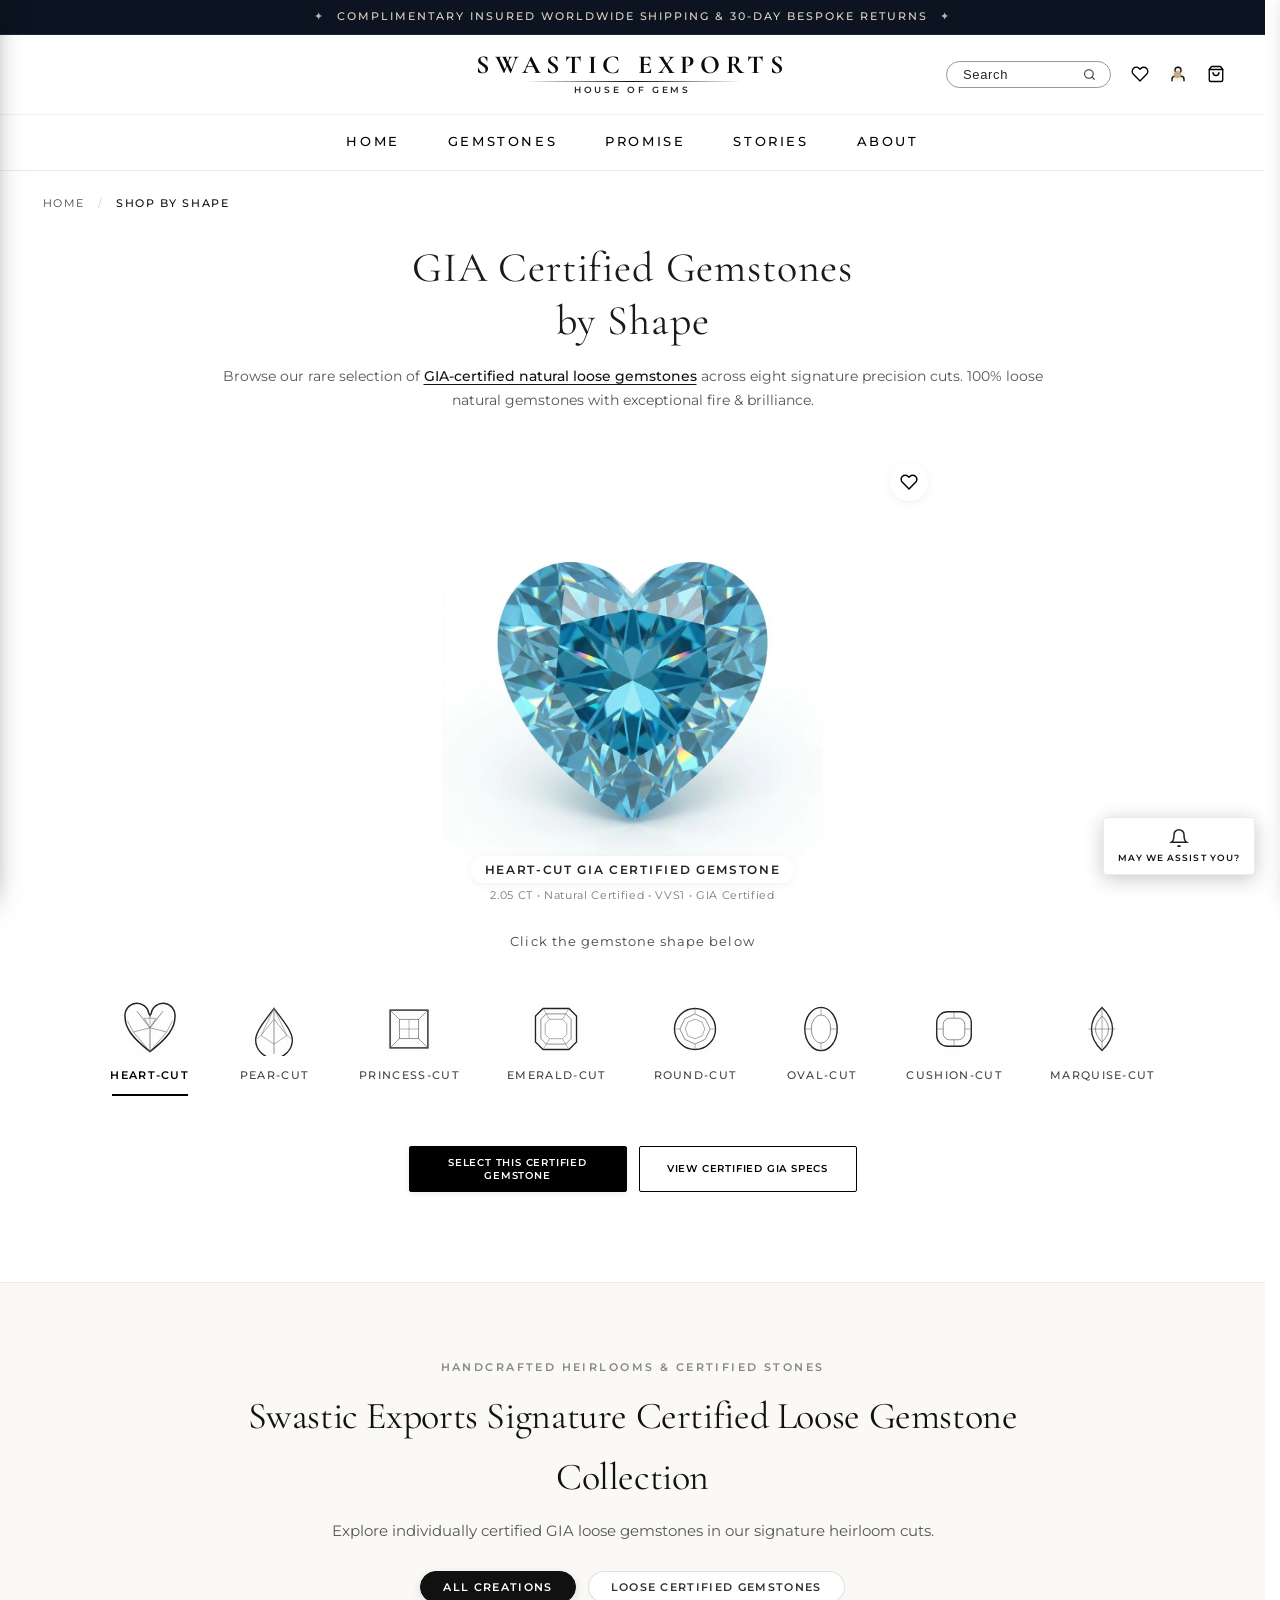
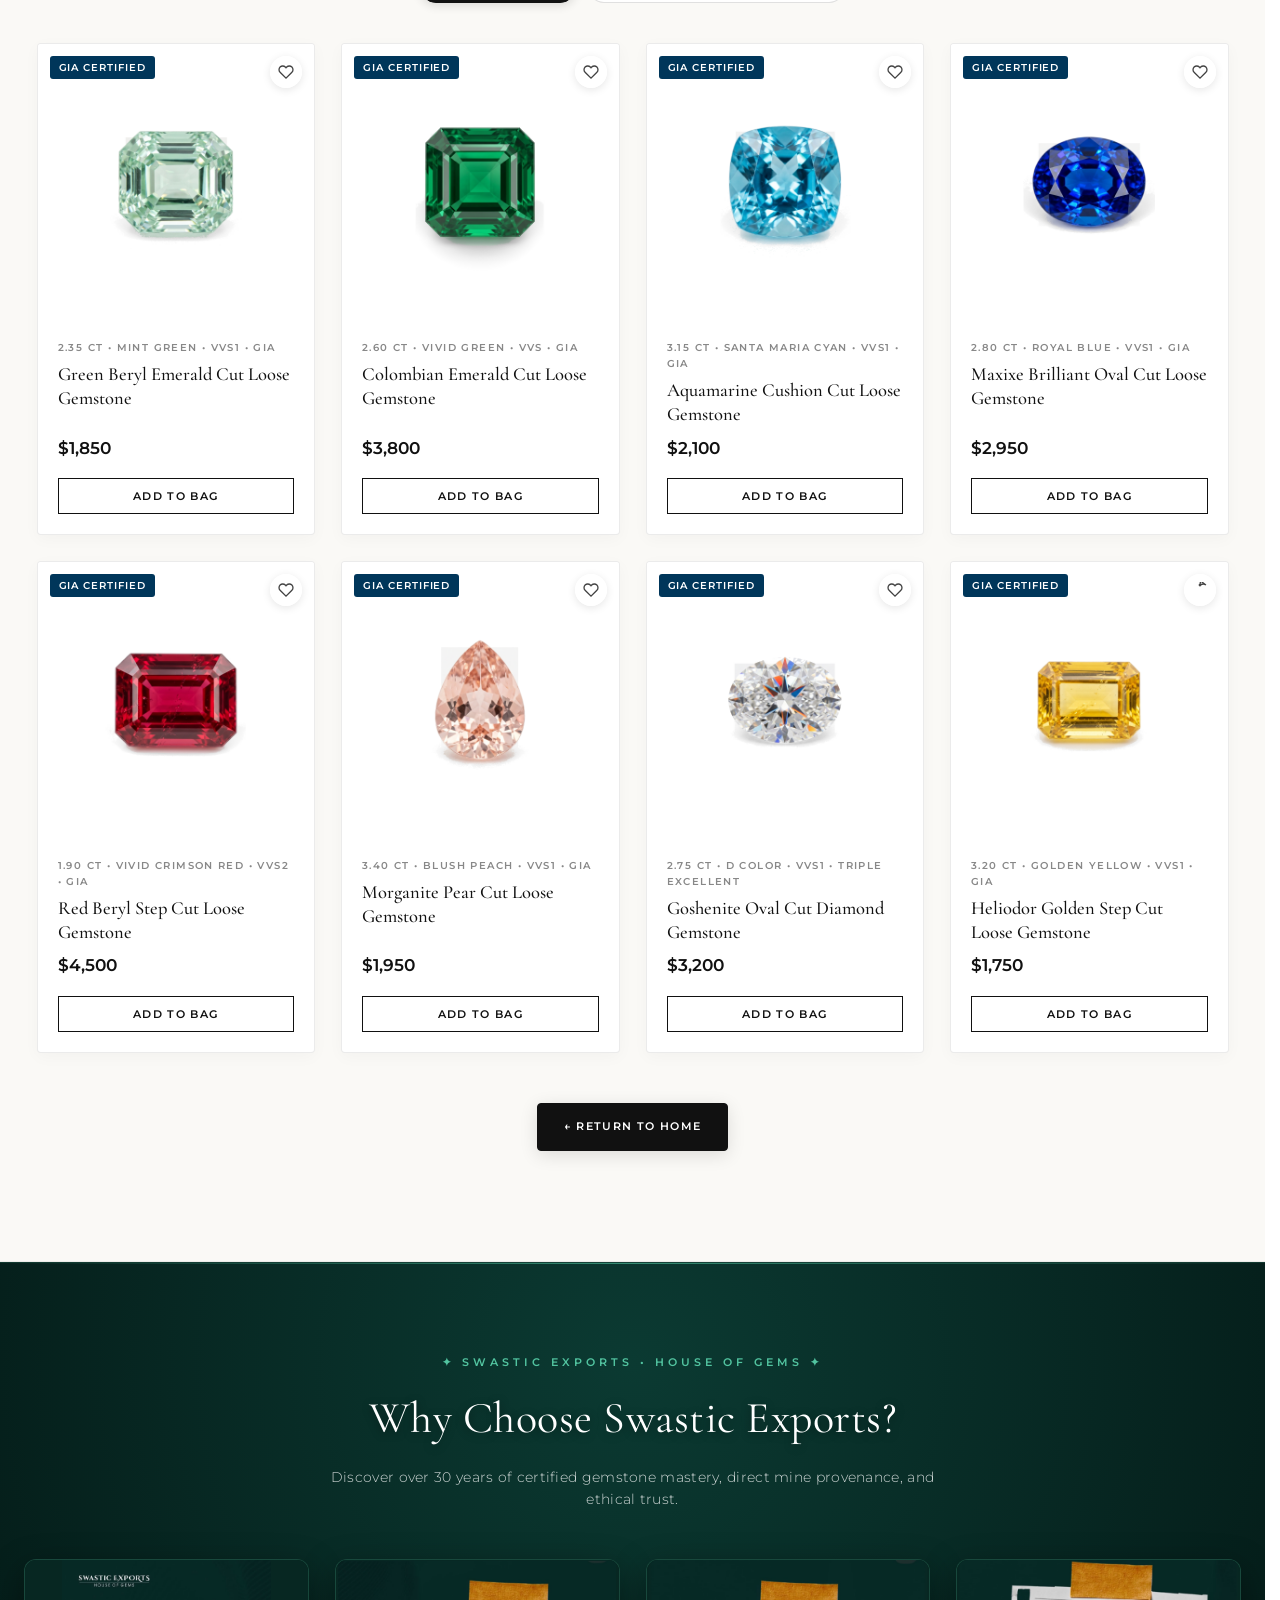
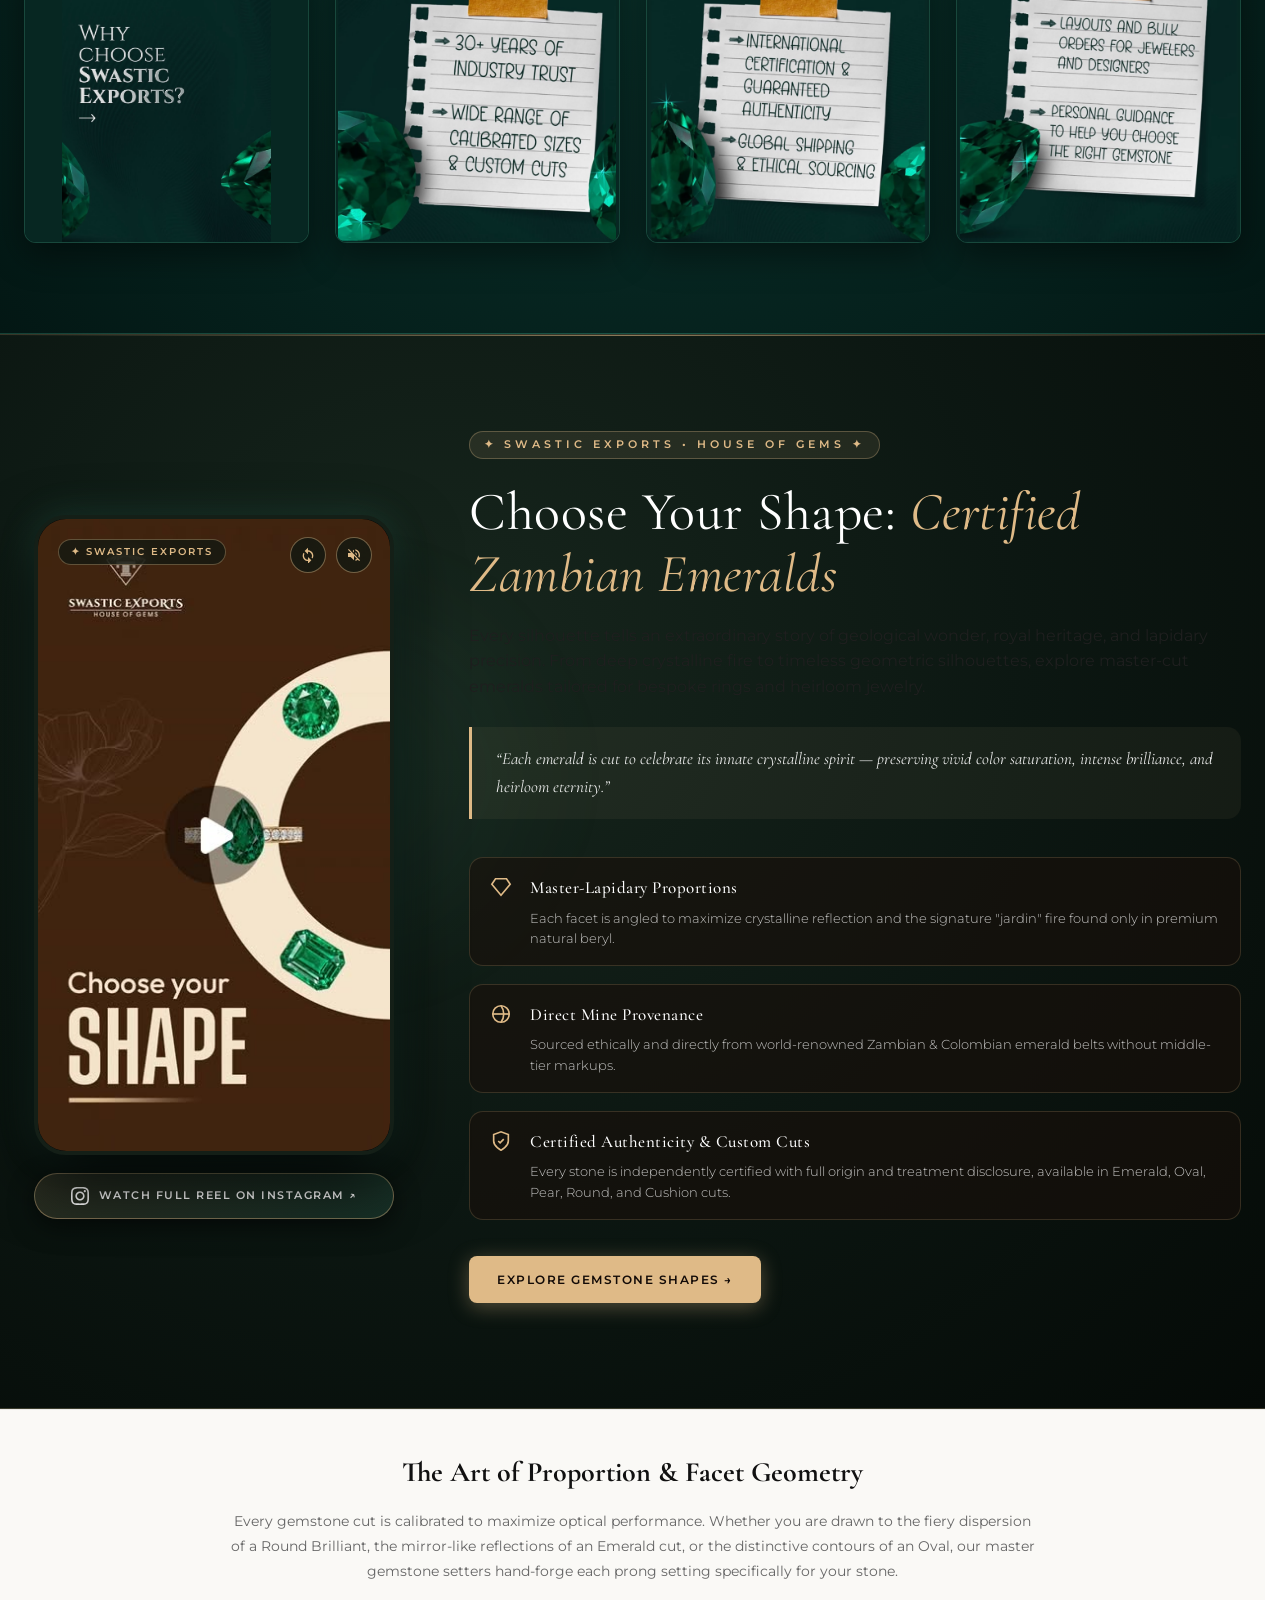
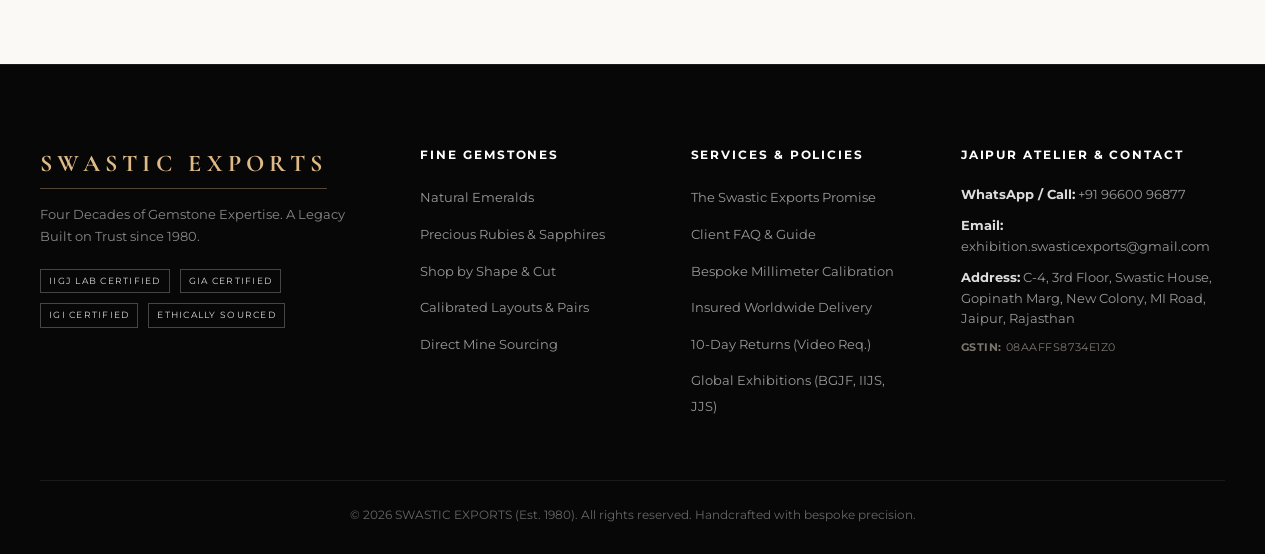
<file: shapes.html>
<!DOCTYPE html>
<html lang="en">
<head>
  <meta charset="UTF-8">
  <meta name="viewport" content="width=device-width, initial-scale=1.0">
  <title>Shop by Shape | SWASTIC EXPORTS House of Gems</title>
  <meta name="description" content="Shop handcrafted certified natural gemstones by shape. Emerald, Oval, Pear, Round, Princess, Radiant, Cushion, and Heart cuts.">
  <link rel="preconnect" href="https://fonts.googleapis.com">
  <link rel="preconnect" href="https://fonts.gstatic.com" crossorigin>
  <link href="https://fonts.googleapis.com/css2?family=Cormorant+Garamond:ital,wght@0,300;0,400;0,500;0,600;0,700;1,400&family=Montserrat:wght@200;300;400;500;600&display=swap" rel="stylesheet">
  <link rel="stylesheet" href="style.css?v=2.0">
</head>
<body class="shapes-page-body">

  <!-- Top Announcement Bar (Above Header) -->
  <div class="top-announcement-bar">
    <div class="announcement-content">
      <span class="sparkle-icon">✦</span>
      <span>COMPLIMENTARY INSURED WORLDWIDE SHIPPING &amp; 30-DAY BESPOKE RETURNS</span>
      <span class="sparkle-icon">✦</span>
    </div>
  </div>

  <!-- Top Header Navigation -->
  <header class="site-header" id="siteHeader">
    <div class="top-nav-bar">
      <div class="header-left">
        <button class="mobile-menu-btn" id="mobileMenuBtn" aria-label="Open Navigation Menu" title="Menu">
          <svg class="icon hamburger-icon" viewBox="0 0 24 24" fill="none" stroke="currentColor" stroke-width="2">
            <line x1="3" y1="6" x2="21" y2="6"></line>
            <line x1="3" y1="12" x2="21" y2="12"></line>
            <line x1="3" y1="18" x2="21" y2="18"></line>
          </svg>
        </button>
      </div>

      <div class="header-logo-container">
        <a href="index.html" class="brand-logo">
          <span class="logo-title">SWASTIC EXPORTS</span>
          <span class="logo-sub">HOUSE OF GEMS</span>
        </a>
      </div>

      <div class="header-right">
        <div class="search-pill-container" id="searchTrigger">
          <input type="text" placeholder="Search" id="headerSearchInput" readonly>
          <svg class="icon search-icon" viewBox="0 0 24 24" fill="none" stroke="currentColor" stroke-width="2">
            <circle cx="11" cy="11" r="8"></circle>
            <line x1="21" y1="21" x2="16.65" y2="16.65"></line>
          </svg>
        </div>
        
        <!-- Wishlist / Favorites Button -->
        <button class="nav-action-btn wishlist-btn" id="wishlistBtn" aria-label="Favorites" title="View Favorites">
          <svg class="icon heart-icon" viewBox="0 0 24 24" fill="none" stroke="currentColor" stroke-width="1.8">
            <path d="M20.84 4.61a5.5 5.5 0 0 0-7.78 0L12 5.67l-1.06-1.06a5.5 5.5 0 0 0-7.78 7.78l1.06 1.06L12 21.23l7.78-7.78 1.06-1.06a5.5 5.5 0 0 0 0-7.78z"></path>
          </svg>
          <span class="action-badge" id="wishlistBadgeCount"></span>
        </button>

        <button class="nav-action-btn user-btn" id="userBtn" aria-label="Account">
          <svg class="icon" viewBox="0 0 24 24" fill="none" stroke="currentColor" stroke-width="1.8">
            <path d="M20 21v-2a4 4 0 0 0-4-4H8a4 4 0 0 0-4 4v2"></path>
            <circle cx="12" cy="7" r="4"></circle>
          </svg>
        </button>
        <button class="nav-action-btn cart-btn" id="cartBtn" aria-label="Shopping Bag">
          <svg class="icon" viewBox="0 0 24 24" fill="none" stroke="currentColor" stroke-width="1.8">
            <path d="M6 2L3 6v14a2 2 0 0 0 2 2h14a2 2 0 0 0 2-2V6l-3-4z"></path>
            <line x1="3" y1="6" x2="21" y2="6"></line>
            <path d="M16 10a4 4 0 0 1-8 0"></path>
          </svg>
          <span class="action-badge" id="cartBadgeCount"></span>
        </button>
      </div>
    </div>

    <!-- Navigation Menu Bar -->
    <nav class="main-navigation">
      <ul class="nav-menu">
        <li class="nav-item"><a href="index.html#heroSection" class="nav-link">HOME</a></li>
        <li class="nav-item"><a href="gemstones.html" class="nav-link">GEMSTONES</a></li>
        <li class="nav-item"><a href="promise.html" class="nav-link">PROMISE</a></li>
        <li class="nav-item"><a href="reviews.html" class="nav-link">STORIES</a></li>
        <li class="nav-item"><a href="about.html" class="nav-link">ABOUT</a></li>
      </ul>
    </nav>
  </header>

  <main class="shapes-main-wrapper">
    
    <!-- Breadcrumb -->
    <div class="promise-breadcrumb-wrapper">
      <div class="promise-container">
        <nav class="breadcrumb-nav">
          <a href="index.html">Home</a>
          <span class="breadcrumb-separator">/</span>
          <span class="breadcrumb-current">Shop by Shape</span>
        </nav>
      </div>
    </div>

    <!-- Interactive Gemstone By Shape Section: Live Dynamic Loose Gemstone Switching -->
    <section class="diamond-shape-selector-section" id="diamond-shape-section" style="padding-top: 20px;">
      <div class="shape-selector-header">
        <h1 class="section-title">GIA Certified Gemstones<br>by Shape</h1>
        <p class="section-subtitle">
          Browse our rare selection of <a href="#gia" class="text-link">GIA-certified natural loose gemstones</a> across eight signature precision cuts. 100% loose natural gemstones with exceptional fire &amp; brilliance.
        </p>
      </div>

      <!-- Main Stage Gemstone Showcase (Dynamically updates upon selecting gemstone shapes) -->
      <div class="shape-ring-stage">
        <div class="ring-display-container">
          <img src="images/diamond-blue-heart.jpg" alt="Certified Natural Heart Gemstone" id="activeRingImage" class="active-ring-preview">
          
          <button class="stage-favorite-btn" id="stageFavBtn" title="Add to Favorites" aria-label="Favorite">
            <svg class="icon heart-icon" viewBox="0 0 24 24" fill="none" stroke="currentColor" stroke-width="2">
              <path d="M20.84 4.61a5.5 5.5 0 0 0-7.78 0L12 5.67l-1.06-1.06a5.5 5.5 0 0 0-7.78 7.78l1.06 1.06L12 21.23l7.78-7.78 1.06-1.06a5.5 5.5 0 0 0 0-7.78z"></path>
            </svg>
          </button>

          <div class="ring-spec-overlay">
            <span class="diamond-spec-pill" id="currentCutBadge">HEART-CUT GIA CERTIFIED GEMSTONE</span>
            <span class="diamond-spec-sub" id="currentCaratBadge">2.05 CT • Natural Certified • VVS1 • GIA Certified</span>
          </div>
        </div>

        <p class="selector-instructions">Click the gemstone shape below</p>
      </div>

      <!-- Interactive Diamond Shapes Bar -->
      <div class="diamond-shapes-nav">
        <!-- 1. HEART-CUT -->
        <button class="diamond-shape-btn active" data-shape="heart" data-img="images/diamond-blue-heart.jpg" data-name="HEART-CUT" data-spec="2.05 CT • Natural Certified • VVS1 • GIA Certified">
          <div class="shape-icon-wrapper">
            <svg class="diamond-shape-svg" viewBox="0 0 100 100">
              <path class="facet-outline" d="M50 88 C20 65, 8 48, 8 30 A20 20 0 0 1 48 24 L50 27 L52 24 A20 20 0 0 1 92 30 C92 48, 80 65, 50 88 Z" fill="none" stroke="#222" stroke-width="2.5" />
              <path class="facet-line" d="M50 27 L50 88" stroke="#555" stroke-width="1.2" />
              <path class="facet-line" d="M28 20 L50 48 L72 20" stroke="#555" stroke-width="1.2" fill="none" />
              <path class="facet-line" d="M50 48 L22 55 L50 88 L78 55 Z" stroke="#666" stroke-width="1" fill="none" />
              <path class="facet-line" d="M12 36 L22 55 M88 36 L78 55" stroke="#777" stroke-width="1" />
              <polygon points="50,48 40,32 60,32" fill="rgba(240,240,250,0.5)" stroke="#777" stroke-width="1" />
            </svg>
          </div>
          <span class="shape-label">HEART-CUT</span>
        </button>

        <!-- 2. PEAR-CUT -->
        <button class="diamond-shape-btn" data-shape="pear" data-img="images/diamond-blue-pear.jpg" data-name="PEAR-CUT" data-spec="2.20 CT • Natural Certified • VVS2 • GIA Certified">
          <div class="shape-icon-wrapper">
            <svg class="diamond-shape-svg" viewBox="0 0 100 100">
              <path class="facet-outline" d="M50 12 C30 38, 16 56, 16 70 A34 34 0 0 0 84 70 C84 56, 70 38, 50 12 Z" fill="none" stroke="#222" stroke-width="2.5" />
              <path class="facet-line" d="M50 12 L50 96" stroke="#555" stroke-width="1.2" />
              <path class="facet-line" d="M50 32 L26 62 L50 78 L74 62 Z" stroke="#666" stroke-width="1" fill="none" />
              <path class="facet-line" d="M50 12 L26 62 M50 12 L74 62" stroke="#777" stroke-width="1" />
              <path class="facet-line" d="M26 62 L16 70 M74 62 L84 70" stroke="#888" stroke-width="1" />
            </svg>
          </div>
          <span class="shape-label">PEAR-CUT</span>
        </button>

        <!-- 3. PRINCESS-CUT -->
        <button class="diamond-shape-btn" data-shape="princess" data-img="images/diamond-blue-princess.jpg" data-name="PRINCESS-CUT" data-spec="2.03 CT • Natural Certified • VS1 • GIA Certified">
          <div class="shape-icon-wrapper">
            <svg class="diamond-shape-svg" viewBox="0 0 100 100">
              <rect class="facet-outline" x="15" y="15" width="70" height="70" fill="none" stroke="#222" stroke-width="2.5" />
              <rect class="facet-line" x="32" y="32" width="36" height="36" fill="none" stroke="#555" stroke-width="1.2" />
              <line class="facet-line" x1="15" y1="15" x2="32" y2="32" stroke="#666" stroke-width="1.2" />
              <line class="facet-line" x1="85" y1="15" x2="68" y2="32" stroke="#666" stroke-width="1.2" />
              <line class="facet-line" x1="15" y1="85" x2="32" y2="68" stroke="#666" stroke-width="1.2" />
              <line class="facet-line" x1="85" y1="85" x2="68" y2="68" stroke="#666" stroke-width="1.2" />
              <line class="facet-line" x1="50" y1="32" x2="50" y2="68" stroke="#777" stroke-width="1" />
              <line class="facet-line" x1="32" y1="50" x2="68" y2="50" stroke="#777" stroke-width="1" />
            </svg>
          </div>
          <span class="shape-label">PRINCESS-CUT</span>
        </button>

        <!-- 4. EMERALD-CUT -->
        <button class="diamond-shape-btn" data-shape="emerald" data-img="images/diamond-blue-emerald.jpg" data-name="EMERALD-CUT" data-spec="2.45 CT • Natural Certified • VVS1 • GIA Certified">
          <div class="shape-icon-wrapper">
            <svg class="diamond-shape-svg" viewBox="0 0 100 100">
              <polygon class="facet-outline" points="26,12 74,12 88,26 88,74 74,88 26,88 12,74 12,26" fill="none" stroke="#222" stroke-width="2.5" />
              <polygon class="facet-line" points="32,22 68,22 78,32 78,68 68,78 32,78 22,68 22,32" fill="none" stroke="#555" stroke-width="1.2" />
              <polygon class="facet-line" points="38,32 62,32 70,40 70,60 62,68 38,68 30,60 30,40" fill="none" stroke="#666" stroke-width="1" />
              <line class="facet-line" x1="26" y1="12" x2="38" y2="32" stroke="#777" stroke-width="1" />
              <line class="facet-line" x1="74" y1="12" x2="62" y2="32" stroke="#777" stroke-width="1" />
              <line class="facet-line" x1="26" y1="88" x2="38" y2="68" stroke="#777" stroke-width="1" />
              <line class="facet-line" x1="74" y1="88" x2="62" y2="68" stroke="#777" stroke-width="1" />
            </svg>
          </div>
          <span class="shape-label">EMERALD-CUT</span>
        </button>

        <!-- 5. ROUND-CUT -->
        <button class="diamond-shape-btn" data-shape="round" data-img="images/diamond-blue-round.jpg" data-name="ROUND-CUT" data-spec="2.00 CT • Natural Certified • IF Clarity • GIA Certified">
          <div class="shape-icon-wrapper">
            <svg class="diamond-shape-svg" viewBox="0 0 100 100">
              <circle class="facet-outline" cx="50" cy="50" r="38" fill="none" stroke="#222" stroke-width="2.5" />
              <polygon points="50,22 69,31 78,50 69,69 50,78 31,69 22,50 31,31" fill="none" stroke="#555" stroke-width="1.2" />
              <polygon points="50,32 63,37 68,50 63,63 50,68 37,63 32,50 37,37" fill="none" stroke="#666" stroke-width="1" />
              <line class="facet-line" x1="50" y1="12" x2="50" y2="22" stroke="#777" stroke-width="1" />
              <line class="facet-line" x1="50" y1="78" x2="50" y2="88" stroke="#777" stroke-width="1" />
              <line class="facet-line" x1="12" y1="50" x2="22" y2="50" stroke="#777" stroke-width="1" />
              <line class="facet-line" x1="78" y1="50" x2="88" y2="50" stroke="#777" stroke-width="1" />
            </svg>
          </div>
          <span class="shape-label">ROUND-CUT</span>
        </button>

        <!-- 6. OVAL-CUT -->
        <button class="diamond-shape-btn" data-shape="oval" data-img="images/diamond-blue-oval.jpg" data-name="OVAL-CUT" data-spec="2.15 CT • Natural Certified • VVS1 • GIA Certified">
          <div class="shape-icon-wrapper">
            <svg class="diamond-shape-svg" viewBox="0 0 100 100">
              <ellipse class="facet-outline" cx="50" cy="50" rx="30" ry="40" fill="none" stroke="#222" stroke-width="2.5" />
              <ellipse class="facet-line" cx="50" cy="50" rx="18" ry="26" fill="none" stroke="#555" stroke-width="1.2" />
              <line class="facet-line" x1="50" y1="10" x2="50" y2="24" stroke="#666" stroke-width="1" />
              <line class="facet-line" x1="50" y1="76" x2="50" y2="90" stroke="#666" stroke-width="1" />
              <line class="facet-line" x1="20" y1="50" x2="32" y2="50" stroke="#666" stroke-width="1" />
              <line class="facet-line" x1="68" y1="50" x2="80" y2="50" stroke="#666" stroke-width="1" />
            </svg>
          </div>
          <span class="shape-label">OVAL-CUT</span>
        </button>

        <!-- 7. CUSHION-CUT -->
        <button class="diamond-shape-btn" data-shape="cushion" data-img="images/diamond-blue-cushion.jpg" data-name="CUSHION-CUT" data-spec="2.25 CT • Natural Certified • VS1 • GIA Certified">
          <div class="shape-icon-wrapper">
            <svg class="diamond-shape-svg" viewBox="0 0 100 100">
              <rect class="facet-outline" x="18" y="18" width="64" height="64" rx="20" ry="20" fill="none" stroke="#222" stroke-width="2.5" />
              <rect class="facet-line" x="30" y="30" width="40" height="40" rx="12" ry="12" fill="none" stroke="#555" stroke-width="1.2" />
              <line class="facet-line" x1="18" y1="50" x2="30" y2="50" stroke="#666" stroke-width="1" />
              <line class="facet-line" x1="70" y1="50" x2="82" y2="50" stroke="#666" stroke-width="1" />
              <line class="facet-line" x1="50" y1="18" x2="50" y2="30" stroke="#666" stroke-width="1" />
              <line class="facet-line" x1="50" y1="70" x2="50" y2="82" stroke="#666" stroke-width="1" />
            </svg>
          </div>
          <span class="shape-label">CUSHION-CUT</span>
        </button>

        <!-- 8. MARQUISE-CUT -->
        <button class="diamond-shape-btn" data-shape="marquise" data-img="images/diamond-blue-marquise.jpg" data-name="MARQUISE-CUT" data-spec="2.10 CT • Natural Certified • VVS2 • GIA Certified">
          <div class="shape-icon-wrapper">
            <svg class="diamond-shape-svg" viewBox="0 0 100 100">
              <path class="facet-outline" d="M50 10 C24 35, 24 65, 50 90 C76 65, 76 35, 50 10 Z" fill="none" stroke="#222" stroke-width="2.5" />
              <path class="facet-line" d="M50 26 C34 42, 34 58, 50 74 C66 58, 66 42, 50 26 Z" fill="none" stroke="#555" stroke-width="1.2" />
              <line class="facet-line" x1="50" y1="10" x2="50" y2="90" stroke="#666" stroke-width="1" />
              <line class="facet-line" x1="25" y1="50" x2="75" y2="50" stroke="#666" stroke-width="1" />
            </svg>
          </div>
          <span class="shape-label">MARQUISE-CUT</span>
        </button>
      </div>

      <!-- Action buttons under shape selector -->
      <div class="shape-action-row">
        <button class="shape-action-btn primary" id="customizeRingBtn">SELECT THIS CERTIFIED GEMSTONE</button>
        <button class="shape-action-btn secondary" id="viewSpecsBtn">VIEW CERTIFIED GIA SPECS</button>
      </div>
    </section>

    <!-- Signature Certified Loose Gemstone Collection Grid -->
    <section class="featured-diamond-products-section" id="diamond-products-section">
      <div class="products-section-container">
        
        <div class="products-section-header">
          <span class="products-eyebrow">HANDCRAFTED HEIRLOOMS &amp; CERTIFIED STONES</span>
          <h2 class="products-main-title">Swastic Exports Signature Certified Loose Gemstone Collection</h2>
          <p class="products-subtitle">
            Explore individually certified GIA loose gemstones in our signature heirloom cuts.
          </p>

          <!-- Filter Tabs -->
          <div class="product-category-tabs">
            <button class="prod-tab-btn active" data-tab="all" onclick="filterProductCategory('all')">ALL CREATIONS</button>
            <button class="prod-tab-btn" data-tab="diamonds" onclick="filterProductCategory('diamonds')">LOOSE CERTIFIED GEMSTONES</button>
          </div>
        </div>

        <!-- Product Grid: 8 GIA Certified Loose Gemstones & Diamonds -->
        <div class="diamond-products-grid" id="diamondProductsGrid">
          
          <!-- 1. Green Beryl -->
          <div class="product-item-card" data-category="diamonds">
            <div class="product-thumb-holder loose-diamond-holder">
              <span class="product-badge cert-badge-card">GIA CERTIFIED</span>
              <img src="images/product-gem-green-beryl.png" alt="2.35 CT Green Beryl Emerald Cut Loose Gemstone" class="product-img">
              <button class="product-fav-btn" onclick="toggleProductFav(this, 'gem-green-beryl', '2.35 CT Green Beryl Emerald Cut Gemstone', 1850, 'GIA • Mint Green • VVS1 • Heirloom Cut', 'images/product-gem-green-beryl.png')" title="Save to Favorites" aria-label="Favorite">
                <svg viewBox="0 0 24 24" fill="none" stroke="currentColor" stroke-width="2"><path d="M20.84 4.61a5.5 5.5 0 0 0-7.78 0L12 5.67l-1.06-1.06a5.5 5.5 0 0 0-7.78 7.78l1.06 1.06L12 21.23l7.78-7.78 1.06-1.06a5.5 5.5 0 0 0 0-7.78z"></path></svg>
              </button>
            </div>
            <div class="product-card-details">
              <span class="product-spec-tag">2.35 CT • MINT GREEN • VVS1 • GIA</span>
              <h3 class="product-title">Green Beryl Emerald Cut Loose Gemstone</h3>
              <p class="product-price">$1,850</p>
              <button class="product-card-add-btn" onclick="addProductToBag('gem-green-beryl', '2.35 CT Green Beryl Emerald Cut Gemstone', 1850, 'GIA • Mint Green • VVS1 • Heirloom Cut', 'images/product-gem-green-beryl.png')">ADD TO BAG</button>
            </div>
          </div>

          <!-- 2. Emerald -->
          <div class="product-item-card" data-category="diamonds">
            <div class="product-thumb-holder loose-diamond-holder">
              <span class="product-badge cert-badge-card">GIA CERTIFIED</span>
              <img src="images/product-gem-emerald.png" alt="2.60 CT Colombian Emerald Cut Loose Gemstone" class="product-img">
              <button class="product-fav-btn" onclick="toggleProductFav(this, 'gem-emerald', '2.60 CT Colombian Emerald Cut Gemstone', 3800, 'GIA • Vivid Green • VVS • Royal Provenance', 'images/product-gem-emerald.png')" title="Save to Favorites" aria-label="Favorite">
                <svg viewBox="0 0 24 24" fill="none" stroke="currentColor" stroke-width="2"><path d="M20.84 4.61a5.5 5.5 0 0 0-7.78 0L12 5.67l-1.06-1.06a5.5 5.5 0 0 0-7.78 7.78l1.06 1.06L12 21.23l7.78-7.78 1.06-1.06a5.5 5.5 0 0 0 0-7.78z"></path></svg>
              </button>
            </div>
            <div class="product-card-details">
              <span class="product-spec-tag">2.60 CT • VIVID GREEN • VVS • GIA</span>
              <h3 class="product-title">Colombian Emerald Cut Loose Gemstone</h3>
              <p class="product-price">$3,800</p>
              <button class="product-card-add-btn" onclick="addProductToBag('gem-emerald', '2.60 CT Colombian Emerald Cut Gemstone', 3800, 'GIA • Vivid Green • VVS • Royal Provenance', 'images/product-gem-emerald.png')">ADD TO BAG</button>
            </div>
          </div>

          <!-- 3. Aquamarine -->
          <div class="product-item-card" data-category="diamonds">
            <div class="product-thumb-holder loose-diamond-holder">
              <span class="product-badge cert-badge-card">GIA CERTIFIED</span>
              <img src="images/product-gem-aquamarine.png" alt="3.15 CT Aquamarine Cushion Cut Loose Gemstone" class="product-img">
              <button class="product-fav-btn" onclick="toggleProductFav(this, 'gem-aquamarine', '3.15 CT Aquamarine Cushion Cut Gemstone', 2100, 'GIA • Santa Maria Cyan • VVS1 • Radiant Cut', 'images/product-gem-aquamarine.png')" title="Save to Favorites" aria-label="Favorite">
                <svg viewBox="0 0 24 24" fill="none" stroke="currentColor" stroke-width="2"><path d="M20.84 4.61a5.5 5.5 0 0 0-7.78 0L12 5.67l-1.06-1.06a5.5 5.5 0 0 0-7.78 7.78l1.06 1.06L12 21.23l7.78-7.78 1.06-1.06a5.5 5.5 0 0 0 0-7.78z"></path></svg>
              </button>
            </div>
            <div class="product-card-details">
              <span class="product-spec-tag">3.15 CT • SANTA MARIA CYAN • VVS1 • GIA</span>
              <h3 class="product-title">Aquamarine Cushion Cut Loose Gemstone</h3>
              <p class="product-price">$2,100</p>
              <button class="product-card-add-btn" onclick="addProductToBag('gem-aquamarine', '3.15 CT Aquamarine Cushion Cut Gemstone', 2100, 'GIA • Santa Maria Cyan • VVS1 • Radiant Cut', 'images/product-gem-aquamarine.png')">ADD TO BAG</button>
            </div>
          </div>

          <!-- 4. Maxixe -->
          <div class="product-item-card" data-category="diamonds">
            <div class="product-thumb-holder loose-diamond-holder">
              <span class="product-badge cert-badge-card">GIA CERTIFIED</span>
              <img src="images/product-gem-maxixe.png" alt="2.80 CT Maxixe Oval Brilliant Loose Gemstone" class="product-img">
              <button class="product-fav-btn" onclick="toggleProductFav(this, 'gem-maxixe', '2.80 CT Maxixe Oval Brilliant Cut Gemstone', 2950, 'GIA • Royal Cobalt Blue • VVS1 • Rare Specimen', 'images/product-gem-maxixe.png')" title="Save to Favorites" aria-label="Favorite">
                <svg viewBox="0 0 24 24" fill="none" stroke="currentColor" stroke-width="2"><path d="M20.84 4.61a5.5 5.5 0 0 0-7.78 0L12 5.67l-1.06-1.06a5.5 5.5 0 0 0-7.78 7.78l1.06 1.06L12 21.23l7.78-7.78 1.06-1.06a5.5 5.5 0 0 0 0-7.78z"></path></svg>
              </button>
            </div>
            <div class="product-card-details">
              <span class="product-spec-tag">2.80 CT • ROYAL BLUE • VVS1 • GIA</span>
              <h3 class="product-title">Maxixe Brilliant Oval Cut Loose Gemstone</h3>
              <p class="product-price">$2,950</p>
              <button class="product-card-add-btn" onclick="addProductToBag('gem-maxixe', '2.80 CT Maxixe Oval Brilliant Cut Gemstone', 2950, 'GIA • Royal Cobalt Blue • VVS1 • Rare Specimen', 'images/product-gem-maxixe.png')">ADD TO BAG</button>
            </div>
          </div>

          <!-- 5. Red Beryl -->
          <div class="product-item-card" data-category="diamonds">
            <div class="product-thumb-holder loose-diamond-holder">
              <span class="product-badge cert-badge-card">GIA CERTIFIED</span>
              <img src="images/product-gem-red-beryl.png" alt="1.90 CT Red Beryl Step Cut Loose Gemstone" class="product-img">
              <button class="product-fav-btn" onclick="toggleProductFav(this, 'gem-red-beryl', '1.90 CT Red Beryl Step Cut Gemstone', 4500, 'GIA • Vivid Raspberry Red • VVS2 • Extremely Rare', 'images/product-gem-red-beryl.png')" title="Save to Favorites" aria-label="Favorite">
                <svg viewBox="0 0 24 24" fill="none" stroke="currentColor" stroke-width="2"><path d="M20.84 4.61a5.5 5.5 0 0 0-7.78 0L12 5.67l-1.06-1.06a5.5 5.5 0 0 0-7.78 7.78l1.06 1.06L12 21.23l7.78-7.78 1.06-1.06a5.5 5.5 0 0 0 0-7.78z"></path></svg>
              </button>
            </div>
            <div class="product-card-details">
              <span class="product-spec-tag">1.90 CT • VIVID CRIMSON RED • VVS2 • GIA</span>
              <h3 class="product-title">Red Beryl Step Cut Loose Gemstone</h3>
              <p class="product-price">$4,500</p>
              <button class="product-card-add-btn" onclick="addProductToBag('gem-red-beryl', '1.90 CT Red Beryl Step Cut Gemstone', 4500, 'GIA • Vivid Raspberry Red • VVS2 • Extremely Rare', 'images/product-gem-red-beryl.png')">ADD TO BAG</button>
            </div>
          </div>

          <!-- 6. Morganite -->
          <div class="product-item-card" data-category="diamonds">
            <div class="product-thumb-holder loose-diamond-holder">
              <span class="product-badge cert-badge-card">GIA CERTIFIED</span>
              <img src="images/product-gem-morganite.png" alt="3.40 CT Morganite Pear Cut Loose Gemstone" class="product-img">
              <button class="product-fav-btn" onclick="toggleProductFav(this, 'gem-morganite', '3.40 CT Morganite Pear Cut Gemstone', 1950, 'GIA • Blush Peach Pink • VVS1 • Heirloom Cut', 'images/product-gem-morganite.png')" title="Save to Favorites" aria-label="Favorite">
                <svg viewBox="0 0 24 24" fill="none" stroke="currentColor" stroke-width="2"><path d="M20.84 4.61a5.5 5.5 0 0 0-7.78 0L12 5.67l-1.06-1.06a5.5 5.5 0 0 0-7.78 7.78l1.06 1.06L12 21.23l7.78-7.78 1.06-1.06a5.5 5.5 0 0 0 0-7.78z"></path></svg>
              </button>
            </div>
            <div class="product-card-details">
              <span class="product-spec-tag">3.40 CT • BLUSH PEACH • VVS1 • GIA</span>
              <h3 class="product-title">Morganite Pear Cut Loose Gemstone</h3>
              <p class="product-price">$1,950</p>
              <button class="product-card-add-btn" onclick="addProductToBag('gem-morganite', '3.40 CT Morganite Pear Cut Gemstone', 1950, 'GIA • Blush Peach Pink • VVS1 • Heirloom Cut', 'images/product-gem-morganite.png')">ADD TO BAG</button>
            </div>
          </div>

          <!-- 7. Goshenite (Pure Diamond Brilliant) -->
          <div class="product-item-card" data-category="diamonds">
            <div class="product-thumb-holder loose-diamond-holder">
              <span class="product-badge cert-badge-card">GIA CERTIFIED</span>
              <img src="images/product-gem-goshenite-diamond.png" alt="2.75 CT Goshenite Oval Brilliant Loose Diamond Gemstone" class="product-img">
              <button class="product-fav-btn" onclick="toggleProductFav(this, 'gem-goshenite-diamond', '2.75 CT Goshenite Brilliant Diamond Gemstone', 3200, 'GIA • D Color • VVS1 • Triple Excellent Fire', 'images/product-gem-goshenite-diamond.png')" title="Save to Favorites" aria-label="Favorite">
                <svg viewBox="0 0 24 24" fill="none" stroke="currentColor" stroke-width="2"><path d="M20.84 4.61a5.5 5.5 0 0 0-7.78 0L12 5.67l-1.06-1.06a5.5 5.5 0 0 0-7.78 7.78l1.06 1.06L12 21.23l7.78-7.78 1.06-1.06a5.5 5.5 0 0 0 0-7.78z"></path></svg>
              </button>
            </div>
            <div class="product-card-details">
              <span class="product-spec-tag">2.75 CT • D COLOR • VVS1 • TRIPLE EXCELLENT</span>
              <h3 class="product-title">Goshenite Oval Cut Diamond Gemstone</h3>
              <p class="product-price">$3,200</p>
              <button class="product-card-add-btn" onclick="addProductToBag('gem-goshenite-diamond', '2.75 CT Goshenite Brilliant Diamond Gemstone', 3200, 'GIA • D Color • VVS1 • Triple Excellent Fire', 'images/product-gem-goshenite-diamond.png')">ADD TO BAG</button>
            </div>
          </div>

          <!-- 8. Heliodor -->
          <div class="product-item-card" data-category="diamonds">
            <div class="product-thumb-holder loose-diamond-holder">
              <span class="product-badge cert-badge-card">GIA CERTIFIED</span>
              <img src="images/product-gem-heliodor.png" alt="3.20 CT Heliodor Golden Step Cut Loose Gemstone" class="product-img">
              <button class="product-fav-btn" onclick="toggleProductFav(this, 'gem-heliodor', '3.20 CT Heliodor Golden Step Cut Gemstone', 1750, 'GIA • Sunshine Golden Yellow • VVS1 • Precision Cut', 'images/product-gem-heliodor.png')" title="Save to Favorites" aria-label="Favorite">
                <svg viewBox="0 0 24 24" fill="none" stroke="currentColor" stroke-width="2"><path d="M20.84 4.61a5.5 5.5 0 0 0-7.78 0L12 5.67l-1.06-1.06a5.5 5.5 0 0 0 0-7.78z"></path></svg>
              </button>
            </div>
            <div class="product-card-details">
              <span class="product-spec-tag">3.20 CT • GOLDEN YELLOW • VVS1 • GIA</span>
              <h3 class="product-title">Heliodor Golden Step Cut Loose Gemstone</h3>
              <p class="product-price">$1,750</p>
              <button class="product-card-add-btn" onclick="addProductToBag('gem-heliodor', '3.20 CT Heliodor Golden Step Cut Gemstone', 1750, 'GIA • Sunshine Golden Yellow • VVS1 • Precision Cut', 'images/product-gem-heliodor.png')">ADD TO BAG</button>
            </div>
          </div>

        </div>

        <div class="products-view-all-row">
          <a href="index.html" class="hero-cta-btn dark-cta">← RETURN TO HOME</a>
        </div>

      </div>
    </section>

    <!-- Why Choose Swastic Exports Section (Deep Emerald Green Theme) -->
    <section class="why-choose-section" id="why-choose-section">
      <div class="why-choose-container">
        <div class="why-choose-header">
          <span class="why-choose-eyebrow">✦ SWASTIC EXPORTS • HOUSE OF GEMS ✦</span>
          <h2 class="why-choose-main-title">Why Choose Swastic Exports?</h2>
          <p class="why-choose-subtitle">
            Discover over 30 years of certified gemstone mastery, direct mine provenance, and ethical trust.
          </p>
        </div>

        <div class="why-choose-grid">
          <div class="why-choose-card">
            <div class="why-choose-media">
              <img src="images/why-choose-1.png" alt="Why Choose Swastic Exports" class="why-choose-img" loading="lazy">
            </div>
          </div>
          <div class="why-choose-card">
            <div class="why-choose-media">
              <img src="images/why-choose-2.png" alt="30+ Years of Industry Trust & Calibrated Sizes" class="why-choose-img" loading="lazy">
            </div>
          </div>
          <div class="why-choose-card">
            <div class="why-choose-media">
              <img src="images/why-choose-3.png" alt="International Certification & Guaranteed Authenticity" class="why-choose-img" loading="lazy">
            </div>
          </div>
          <div class="why-choose-card">
            <div class="why-choose-media">
              <img src="images/why-choose-4.png" alt="Layouts, Bulk Orders & Personal Guidance" class="why-choose-img" loading="lazy">
            </div>
          </div>
        </div>
      </div>
    </section>

    <!-- Choose Your Shape: Native Video Reel & Atelier Craftsmanship Section -->
    <section class="shapes-reel-section" id="shapes-reel-section">
      <div class="shapes-reel-container">
        <div class="shapes-reel-grid">

          <!-- Left Column: Native Luxury Video Player (No Instagram Header, Auto-Replay, Direct Link Button) -->
          <div class="reel-player-column">
            <div class="reel-phone-frame" id="reelPhoneFrame">
              
              <!-- Video Container with Native Loop Player -->
              <div class="reel-video-container">
                <video id="chooseShapeNativeVideo" 
                       class="reel-native-video" 
                       src="videos/choose-shape-reel.mp4" 
                       poster="images/insta-reel-poster.jpg" 
                       autoplay 
                       loop 
                       muted 
                       playsinline 
                       preload="auto">
                  Your browser does not support HTML5 video.
                </video>

                <!-- Floating Replay & Audio Controls -->
                <div class="reel-video-floating-controls">
                  <button type="button" class="reel-control-btn" id="reelReplayBtn" title="Replay Video" aria-label="Replay Video">
                    <svg viewBox="0 0 24 24" width="16" height="16" fill="currentColor">
                      <path d="M12 5V1L7 6l5 5V7c3.31 0 6 2.69 6 6 0 1.01-.25 1.97-.7 2.8l1.46 1.46C19.54 15.77 20 14.44 20 13c0-4.42-3.58-8-8-8zm-6 8c0-1.01.25-1.97.7-2.8L5.24 8.74C4.46 10.23 4 11.56 4 13c0 4.42 3.58 8 8 8v4l5-5-5-5v4c-3.31 0-6-2.69-6-6z"/>
                    </svg>
                  </button>
                  <button type="button" class="reel-control-btn" id="reelMuteToggleBtn" title="Toggle Sound" aria-label="Toggle Sound">
                    <svg id="reelMuteIcon" viewBox="0 0 24 24" width="16" height="16" fill="currentColor">
                      <path d="M16.5 12c0-1.77-1.02-3.29-2.5-4.03v2.21l2.45 2.45c.03-.2.05-.41.05-.63zm2.5 0c0 .94-.2 1.82-.54 2.64l1.51 1.51C20.63 14.91 21 13.5 21 12c0-4.28-2.99-7.86-7-8.77v2.06c2.89.86 5 3.54 5 6.71zM4.27 3L3 4.27l4.73 4.73H3v6h4l5 5v-6.73l4.25 4.25c-.67.52-1.42.93-2.25 1.18v2.06c1.38-.31 2.63-.95 3.69-1.81L19.73 21 21 19.73l-9-9L4.27 3zM12 4L9.91 6.09 12 8.18V4z"/>
                    </svg>
                  </button>
                </div>

                <div class="reel-frame-watermark">
                  <span>✦ SWASTIC EXPORTS</span>
                </div>
              </div>

            </div>

            <!-- Dedicated Instagram Action Button: Navigates to Instagram ONLY when clicked -->
            <div class="reel-external-action-row">
              <a href="https://www.instagram.com/reel/DcK3jwlPQYi/" target="_blank" rel="noopener noreferrer" class="reel-watch-insta-btn">
                <svg viewBox="0 0 24 24" width="18" height="18" fill="currentColor">
                  <path d="M12 2.163c3.204 0 3.584.012 4.85.07 3.252.148 4.771 1.691 4.919 4.919.058 1.265.069 1.645.069 4.849 0 3.205-.012 3.584-.069 4.849-.149 3.225-1.664 4.771-4.919 4.919-1.266.058-1.644.07-4.85.07-3.204 0-3.584-.012-4.849-.07-3.26-.149-4.771-1.699-4.919-4.92-.058-1.265-.07-1.644-.07-4.849 0-3.204.013-3.583.07-4.849.149-3.227 1.664-4.771 4.919-4.919 1.266-.057 1.645-.069 4.849-.069zm0-2.163c-3.259 0-3.667.014-4.947.072-4.358.2-6.78 2.618-6.98 6.98-.059 1.281-.073 1.689-.073 4.948 0 3.259.014 3.668.072 4.948.2 4.358 2.618 6.78 6.98 6.98 1.281.058 1.689.072 4.948.072 3.259 0 3.668-.014 4.948-.072 4.354-.2 6.782-2.618 6.979-6.98.059-1.28.073-1.689.073-4.948 0-3.259-.014-3.667-.072-4.947-.196-4.354-2.617-6.78-6.979-6.98-1.281-.059-1.69-.073-4.949-.073zm0 5.838c-3.403 0-6.162 2.759-6.162 6.162s2.759 6.163 6.162 6.163 6.162-2.759 6.162-6.163c0-3.403-2.759-6.162-6.162-6.162zm0 10.162c-2.209 0-4-1.79-4-4 0-2.209 1.791-4 4-4s4 1.791 4 4c0 2.21-1.791 4-4 4zm6.406-11.845c-.796 0-1.441.645-1.441 1.44s.645 1.44 1.441 1.44c.795 0 1.439-.645 1.439-1.44s-.644-1.44-1.439-1.44z"/>
                </svg>
                <span>WATCH FULL REEL ON INSTAGRAM ↗</span>
              </a>
            </div>
          </div>

          <!-- Right Column: Replaced with Elegant Editorial Storytelling Text (As Requested: "right m y jo lagya h vo hata de basss kuch likh de") -->
          <div class="reel-content-column">
            
            <div class="reel-content-header">
              <span class="reel-eyebrow">✦ SWASTIC EXPORTS • HOUSE OF GEMS ✦</span>
              <h2 class="reel-main-title">Choose Your Shape: <span class="title-accent">Certified Zambian Emeralds</span></h2>
              <p class="reel-main-desc">
                Every silhouette tells an extraordinary story of geological wonder, royal heritage, and lapidary precision. From deep crystalline fire to timeless geometric silhouettes, explore master-cut emeralds tailored for bespoke rings and heirloom jewelry.
              </p>
            </div>

            <!-- Poetic Quote Banner -->
            <div class="reel-quote-banner">
              <p class="reel-poetic-quote">
                “Each emerald is cut to celebrate its innate crystalline spirit — preserving vivid color saturation, intense brilliance, and heirloom eternity.”
              </p>
            </div>

            <!-- Clean Editorial Features List -->
            <div class="reel-features-list">
              <div class="reel-feature-item">
                <div class="feature-icon-box">
                  <svg viewBox="0 0 24 24" fill="none" stroke="#dfba87" stroke-width="1.8" width="22" height="22"><path d="M6 3h12l4 6-10 12L2 9z"></path></svg>
                </div>
                <div class="feature-text-box">
                  <h4>Master-Lapidary Proportions</h4>
                  <p>Each facet is angled to maximize crystalline reflection and the signature "jardin" fire found only in premium natural beryl.</p>
                </div>
              </div>

              <div class="reel-feature-item">
                <div class="feature-icon-box">
                  <svg viewBox="0 0 24 24" fill="none" stroke="#dfba87" stroke-width="1.8" width="22" height="22"><circle cx="12" cy="12" r="9"></circle><path d="M12 3a15 15 0 0 1 0 18"></path><path d="M3 12h18"></path></svg>
                </div>
                <div class="feature-text-box">
                  <h4>Direct Mine Provenance</h4>
                  <p>Sourced ethically and directly from world-renowned Zambian & Colombian emerald belts without middle-tier markups.</p>
                </div>
              </div>

              <div class="reel-feature-item">
                <div class="feature-icon-box">
                  <svg viewBox="0 0 24 24" fill="none" stroke="#dfba87" stroke-width="1.8" width="22" height="22"><path d="M12 22s8-4 8-10V5l-8-3-8 3v7c0 6 8 10 8 10z"></path><polyline points="9 12 11 14 15 10"></polyline></svg>
                </div>
                <div class="feature-text-box">
                  <h4>Certified Authenticity & Custom Cuts</h4>
                  <p>Every stone is independently certified with full origin and treatment disclosure, available in Emerald, Oval, Pear, Round, and Cushion cuts.</p>
                </div>
              </div>
            </div>

            <!-- Call to Action Buttons -->
            <div class="reel-editorial-actions">
              <a href="index.html#diamond-products-section" class="reel-primary-cta">EXPLORE GEMSTONE SHAPES →</a>
            </div>

          </div>

        </div>
      </div>
    </section>

        </div>
      </div>
    </section>

    <!-- Additional Cut Education & Philosophy -->
    <section class="shape-education-section">
      <div class="shapes-container narrow">
        <div class="education-header">
          <h3>The Art of Proportion & Facet Geometry</h3>
          <p>Every gemstone cut is calibrated to maximize optical performance. Whether you are drawn to the fiery dispersion of a Round Brilliant, the mirror-like reflections of an Emerald cut, or the distinctive contours of an Oval, our master gemstone setters hand-forge each prong setting specifically for your stone.</p>
        </div>
      </div>
    </section>

  </main>

  <!-- SWASTIC EXPORTS Footer -->
  <footer class="site-footer">
    <div class="footer-inner">
      <div class="footer-column brand-col">
        <div class="footer-logo">SWASTIC EXPORTS</div>
        <p class="footer-tagline">Four Decades of Gemstone Expertise. A Legacy Built on Trust since 1980.</p>
        <div class="footer-certifications">
          <span class="cert-badge">IIGJ LAB CERTIFIED</span>
          <span class="cert-badge">GIA CERTIFIED</span>
          <span class="cert-badge">IGI CERTIFIED</span>
          <span class="cert-badge">ETHICALLY SOURCED</span>
        </div>
      </div>

      <div class="footer-column">
        <h4>FINE GEMSTONES</h4>
        <ul>
          <li><a href="gemstones.html">Natural Emeralds</a></li>
          <li><a href="gemstones.html">Precious Rubies &amp; Sapphires</a></li>
          <li><a href="shapes.html">Shop by Shape &amp; Cut</a></li>
          <li><a href="gemstones.html">Calibrated Layouts &amp; Pairs</a></li>
          <li><a href="promise.html">Direct Mine Sourcing</a></li>
        </ul>
      </div>

      <div class="footer-column">
        <h4>SERVICES &amp; POLICIES</h4>
        <ul>
          <li><a href="promise.html">The Swastic Exports Promise</a></li>
          <li><a href="about.html#faq-section">Client FAQ &amp; Guide</a></li>
          <li><a href="about.html#faq-section">Bespoke Millimeter Calibration</a></li>
          <li><a href="about.html#faq-section">Insured Worldwide Delivery</a></li>
          <li><a href="about.html#faq-section">10-Day Returns (Video Req.)</a></li>
          <li><a href="about.html">Global Exhibitions (BGJF, IIJS, JJS)</a></li>
        </ul>
      </div>

      <div class="footer-column">
        <h4>JAIPUR ATELIER &amp; CONTACT</h4>
        <p class="footer-contact-item"><strong>WhatsApp / Call:</strong> <a href="https://wa.me/919660096877" target="_blank" rel="noopener">+91 96600 96877</a></p>
        <p class="footer-contact-item"><strong>Email:</strong> <a href="mailto:exhibition.swasticexports@gmail.com">exhibition.swasticexports@gmail.com</a></p>
        <p class="footer-contact-item"><strong>Address:</strong> C-4, 3rd Floor, Swastic House, Gopinath Marg, New Colony, MI Road, Jaipur, Rajasthan</p>
        <p class="footer-tax-info"><strong>GSTIN:</strong> 08AAFFS8734E1Z0</p>
      </div>
    </div>
    
    <div class="footer-bottom-bar">
      <p>&copy; 2026 SWASTIC EXPORTS (Est. 1980). All rights reserved. Handcrafted with bespoke precision.</p>
    </div>
  </footer>

  <!-- Floating Concierge Widget -->
  <div class="concierge-floating-widget" id="conciergeWidget">
    <div class="concierge-badge-card" id="conciergeTrigger">
      <svg class="concierge-bell-icon" viewBox="0 0 24 24" fill="none" stroke="currentColor" stroke-width="1.8">
        <path d="M18 8A6 6 0 0 0 6 8c0 7-3 9-3 9h18s-3-2-3-9"></path>
        <path d="M13.73 21a2 2 0 0 1-3.46 0"></path>
      </svg>
      <span class="concierge-badge-text">MAY WE ASSIST YOU?</span>
    </div>

    <div class="concierge-panel" id="conciergePanel">
      <div class="concierge-panel-header">
        <div class="concierge-avatar">S</div>
        <div class="concierge-title-box">
          <h4>Swastic Exports Concierge</h4>
          <span class="status-online">● Online & Ready to help</span>
        </div>
        <button class="concierge-close" id="conciergeClose">&times;</button>
      </div>
      <div class="concierge-body">
        <p class="concierge-greeting">Hello! Need guidance finding the ideal gemstone cut for your hand proportions or budget? We are happy to help.</p>
        <div class="concierge-options">
          <button class="concierge-chip" onclick="handleConciergeTopic('diamond-guide')">Gemstone Shape Recommendation</button>
          <button class="concierge-chip" onclick="handleConciergeTopic('lab-vs-natural')">Natural vs Lab Gemstones</button>
          <button class="concierge-chip" onclick="handleConciergeTopic('custom-ring')">Bespoke Ring Setting</button>
        </div>
        <div class="concierge-input-wrap">
          <input type="text" placeholder="Type your question..." id="conciergeInput">
          <button id="conciergeSendBtn">Send</button>
        </div>
      </div>
    </div>
  </div>

  <!-- Favorites / Wishlist Slide Drawer -->
  <div class="cart-drawer-backdrop" id="wishlistBackdrop"></div>
  <aside class="cart-drawer" id="wishlistDrawer">
    <div class="cart-drawer-header">
      <h3>YOUR FAVORITES (<span id="wishlistDrawerCount">0</span>)</h3>
      <button class="close-drawer-btn" id="closeWishlistBtn">&times;</button>
    </div>
    <div class="cart-drawer-body" id="wishlistDrawerBody">
      <div class="empty-cart-view" id="emptyWishlistView">
        <svg viewBox="0 0 24 24" fill="none" stroke="currentColor" stroke-width="1.5" class="empty-bag-icon">
          <path d="M20.84 4.61a5.5 5.5 0 0 0-7.78 0L12 5.67l-1.06-1.06a5.5 5.5 0 0 0-7.78 7.78l1.06 1.06L12 21.23l7.78-7.78 1.06-1.06a5.5 5.5 0 0 0 0-7.78z"></path>
        </svg>
        <p>You have not saved any favorite jewelry pieces yet.</p>
        <a href="shapes.html" class="hero-cta-btn dark-cta">EXPLORE SHAPES</a>
      </div>
      <div class="cart-items-list" id="wishlistItemsList" style="display:none;"></div>
    </div>
  </aside>

  <!-- Shopping Cart Slide Drawer -->
  <div class="cart-drawer-backdrop" id="cartBackdrop"></div>
  <aside class="cart-drawer" id="cartDrawer">
    <div class="cart-drawer-header">
      <h3>YOUR SHOPPING BAG (<span id="drawerCount">0</span>)</h3>
      <button class="close-drawer-btn" id="closeCartBtn">&times;</button>
    </div>
    <div class="cart-drawer-body" id="cartDrawerBody">
      <div class="empty-cart-view" id="emptyCartView">
        <svg viewBox="0 0 24 24" fill="none" stroke="currentColor" stroke-width="1.5" class="empty-bag-icon">
          <path d="M6 2L3 6v14a2 2 0 0 0 2 2h14a2 2 0 0 0 2-2V6l-3-4z"></path>
          <line x1="3" y1="6" x2="21" y2="6"></line>
        </svg>
        <p>Your shopping bag is currently empty.</p>
        <a href="shapes.html" class="hero-cta-btn dark-cta">CONTINUE BROWSING</a>
      </div>
      <div class="cart-items-list" id="cartItemsList" style="display:none;"></div>
    </div>
    <div class="cart-drawer-footer" id="cartDrawerFooter" style="display:none;">
      <div class="cart-subtotal-row">
        <span>Subtotal</span>
        <span id="cartSubtotalValue">$0.00</span>
      </div>
      <button class="checkout-btn">PROCEED TO CHECKOUT</button>
      <p class="cart-shipping-note">Complimentary insured shipping & 30-day returns included.</p>
    </div>
  </aside>

  <!-- Interactive Gemstone Specs Modal -->
  <div class="modal-backdrop specs-modal-backdrop" id="specsModalBackdrop" role="dialog" aria-modal="true" aria-labelledby="modalShapeTitle">
    <div class="specs-modal-card">
      <div class="specs-modal-header">
        <h3 id="modalShapeTitle" class="specs-modal-heading">HEART-CUT GIA CERTIFIED GEMSTONE SPECIFICATIONS</h3>
        <button type="button" class="modal-close-btn specs-modal-close-btn" id="closeSpecsModal" aria-label="Close specifications modal">&times;</button>
      </div>
      <div class="specs-modal-content">
        <p class="specs-intro">Every gemstone is hand-selected by our master gemologists for exceptional scintillation, brilliant fire, and natural purity.</p>
        <table class="specs-table">
          <tbody>
            <tr><td>Shape / Cut:</td><td id="modalShapeVal">Heart Brilliant Cut • 2.05 CT • Natural Certified • VVS1 • Ideal Cut • GIA Certified</td></tr>
            <tr><td>Grading Authority:</td><td>GIA (Gemological Institute of America)</td></tr>
            <tr><td>Color Grade:</td><td>Natural Fine Hue (Top Vivid Color)</td></tr>
            <tr><td>Clarity Grade:</td><td>VVS1 - VS1 (Eye-Clean / Superior Lustre)</td></tr>
            <tr><td>Stone Format:</td><td>Loose Certified Natural Stone / Gemstone</td></tr>
            <tr><td>Origin &amp; Authenticity:</td><td>100% Conflict-Free Natural Earth-Mined Certified Gemstone</td></tr>
          </tbody>
        </table>
        <div class="specs-modal-actions">
          <button type="button" class="hero-cta-btn dark-cta" id="modalAddBagBtn">ADD THIS CERTIFIED GEMSTONE TO BAG</button>
          <button type="button" class="specs-modal-close-link" id="closeSpecsModalBottom">CLOSE WINDOW</button>
        </div>
      </div>
    </div>
  </div>

  <script src="script.js?v=2.0"></script>
  <script>
    // Handlers for Shape Action Buttons & Modal
    document.addEventListener('DOMContentLoaded', () => {
      const customizeBtn = document.getElementById('customizeRingBtn');
      const viewSpecsBtn = document.getElementById('viewSpecsBtn');
      const modalBackdrop = document.getElementById('specsModalBackdrop');
      const closeSpecsBtn = document.getElementById('closeSpecsModal');
      const closeSpecsBottomBtn = document.getElementById('closeSpecsModalBottom');
      const modalTitle = document.getElementById('modalShapeTitle');
      const modalVal = document.getElementById('modalShapeVal');

      function hideModal() {
        if (modalBackdrop) {
          modalBackdrop.classList.remove('active');
          document.body.style.overflow = '';
        }
      }

      function showModal() {
        if (!modalBackdrop) return;
        const activeBtn = document.querySelector('.diamond-shape-btn.active');
        const name = activeBtn ? activeBtn.dataset.name || 'HEART-CUT' : 'HEART-CUT';
        const spec = activeBtn ? activeBtn.dataset.spec || '2.05 CT • Natural Certified' : '2.05 CT • Natural Certified';

        if (modalTitle) modalTitle.textContent = name.toUpperCase() + ' GIA CERTIFIED GEMSTONE SPECIFICATIONS';
        if (modalVal) modalVal.textContent = spec;

        modalBackdrop.classList.add('active');
        document.body.style.overflow = 'hidden';
      }

      if (customizeBtn) {
        customizeBtn.addEventListener('click', () => {
          const activeBtn = document.querySelector('.diamond-shape-btn.active');
          const shape = activeBtn ? activeBtn.dataset.shape : 'heart';
          const name = activeBtn ? activeBtn.dataset.name : 'HEART-CUT';
          const spec = activeBtn ? activeBtn.dataset.spec : '2.05 CT • Natural Certified';
          const img = activeBtn ? activeBtn.dataset.img : 'images/diamond-blue-heart.jpg';
          
          if (typeof window.addToCart === 'function') {
            window.addToCart({
              id: 'shape-' + shape,
              title: 'SWASTIC EXPORTS ' + name + ' Certified Gemstone',
              spec: spec,
              price: 3850,
              img: img
            });
          }
        });
      }

      if (viewSpecsBtn) {
        viewSpecsBtn.addEventListener('click', showModal);
      }
      if (closeSpecsBtn) {
        closeSpecsBtn.addEventListener('click', hideModal);
      }
      if (closeSpecsBottomBtn) {
        closeSpecsBottomBtn.addEventListener('click', hideModal);
      }
      if (modalBackdrop) {
        modalBackdrop.addEventListener('click', (e) => {
          if (e.target === modalBackdrop) hideModal();
        });
      }
      document.addEventListener('keydown', (e) => {
        if (e.key === 'Escape') hideModal();
      });
    });
  </script>
</body>
</html>
</file>
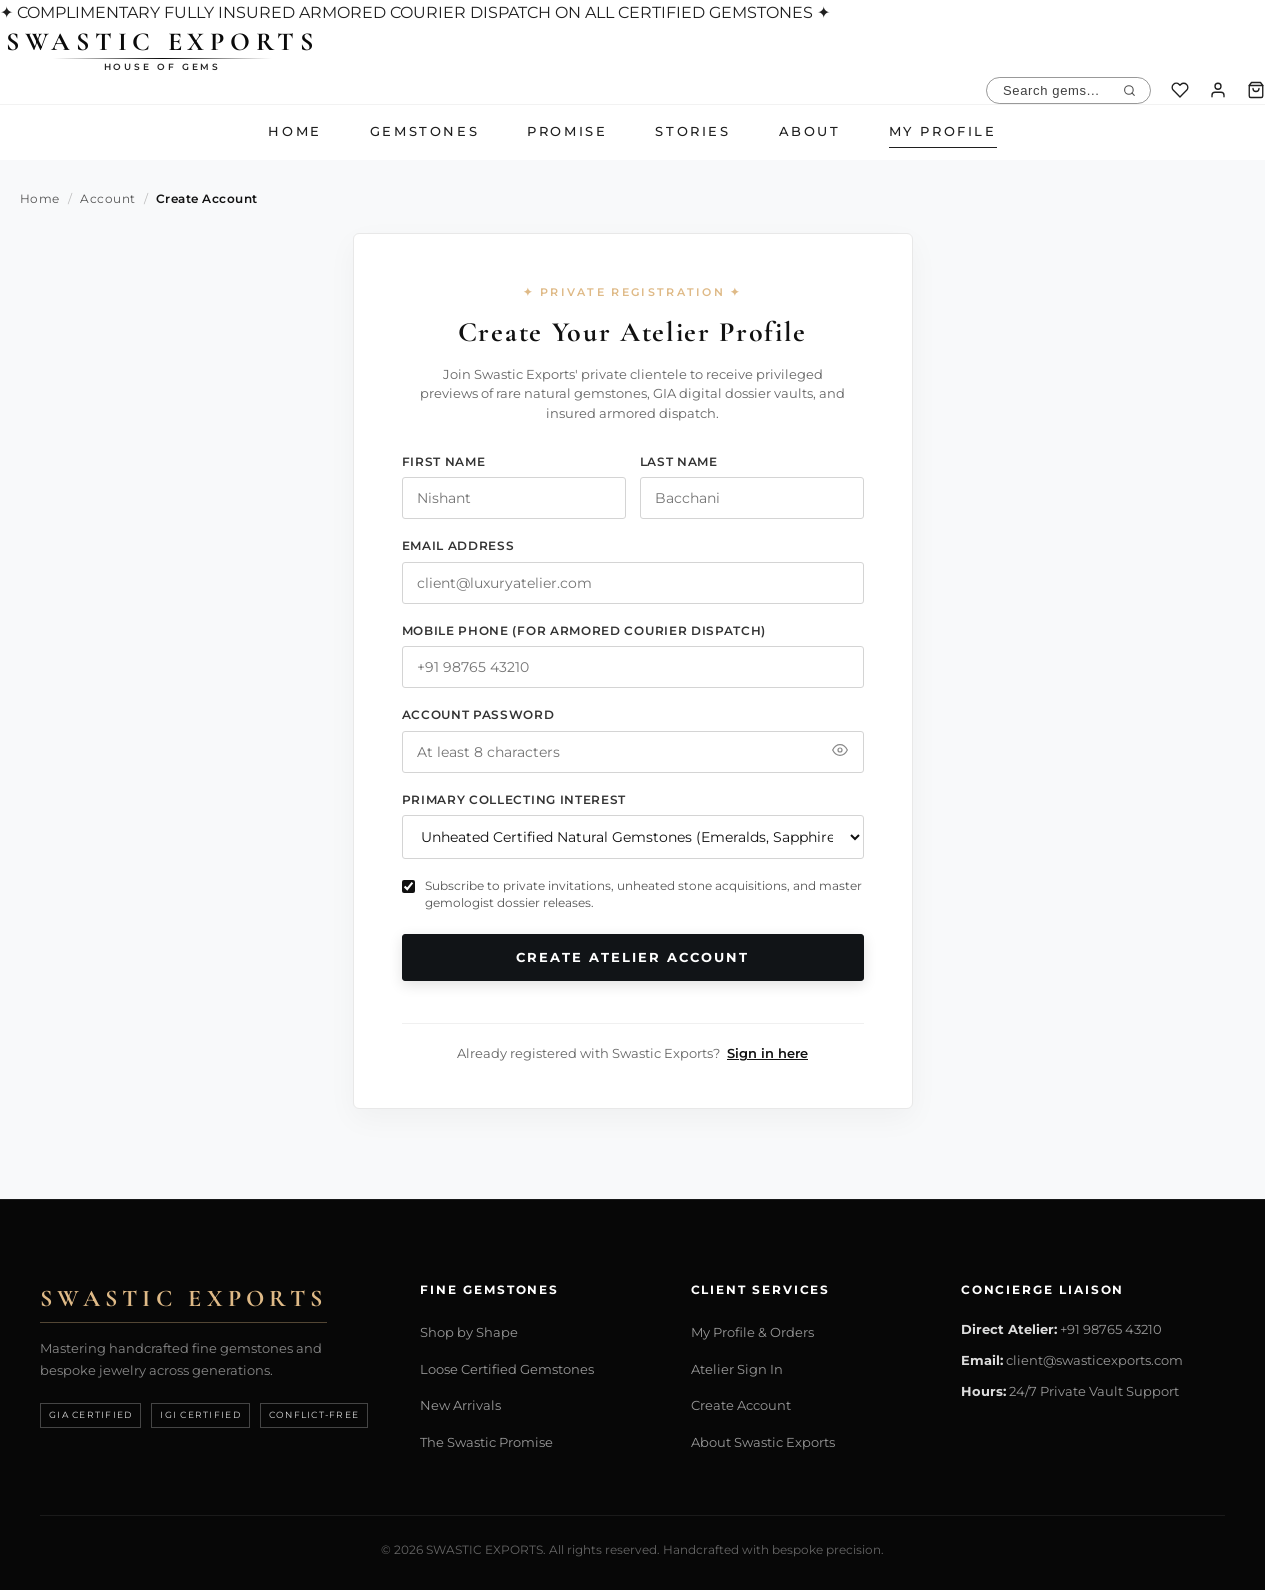
<file: signup.html>
<!DOCTYPE html>
<html lang="en">
<head>
  <meta charset="UTF-8">
  <meta name="viewport" content="width=device-width, initial-scale=1.0">
  <title>Create Your Atelier Account | SWASTIC EXPORTS</title>
  <meta name="description" content="Register as a private client with Swastic Exports to gain exclusive access to rare unheated gemstones, bespoke jewelry curation, and insured vault tracking.">
  <link rel="preconnect" href="https://fonts.googleapis.com">
  <link rel="preconnect" href="https://fonts.gstatic.com" crossorigin>
  <link href="https://fonts.googleapis.com/css2?family=Cormorant+Garamond:ital,wght@0,400;0,500;0,600;0,700;1,400;1,600&family=Montserrat:wght@300;400;500;600;700&display=swap" rel="stylesheet">
  <link rel="stylesheet" href="style.css?v=2.0">
</head>
<body>
  <!-- Header Notification Bar -->
  <div class="top-notification-bar">
    <p>✦ COMPLIMENTARY FULLY INSURED ARMORED COURIER DISPATCH ON ALL CERTIFIED GEMSTONES ✦</p>
  </div>

  <!-- Main Luxury Header -->
  <header class="main-header" id="mainHeader">
    <div class="header-inner">
      <div class="header-left">
        <a href="index.html" class="brand-logo">
          <span class="logo-title">SWASTIC EXPORTS</span>
          <span class="logo-sub">HOUSE OF GEMS</span>
        </a>
      </div>

      <div class="header-right">
        <div class="search-pill-container" id="searchTrigger">
          <input type="text" placeholder="Search gems..." id="headerSearchInput" readonly>
          <svg class="icon search-icon" viewBox="0 0 24 24" fill="none" stroke="currentColor" stroke-width="2">
            <circle cx="11" cy="11" r="8"></circle>
            <line x1="21" y1="21" x2="16.65" y2="16.65"></line>
          </svg>
        </div>
        
        <button class="nav-action-btn wishlist-btn" id="wishlistBtn" aria-label="Favorites" title="View Favorites">
          <svg class="icon heart-icon" viewBox="0 0 24 24" fill="none" stroke="currentColor" stroke-width="1.8">
            <path d="M20.84 4.61a5.5 5.5 0 0 0-7.78 0L12 5.67l-1.06-1.06a5.5 5.5 0 0 0-7.78 7.78l1.06 1.06L12 21.23l7.78-7.78 1.06-1.06a5.5 5.5 0 0 0 0-7.78z"></path>
          </svg>
          <span class="action-badge" id="wishlistBadgeCount"></span>
        </button>

        <button class="nav-action-btn user-btn active" id="userBtn" aria-label="Account" title="Client Account">
          <svg class="icon" viewBox="0 0 24 24" fill="none" stroke="currentColor" stroke-width="1.8">
            <path d="M20 21v-2a4 4 0 0 0-4-4H8a4 4 0 0 0-4 4v2"></path>
            <circle cx="12" cy="7" r="4"></circle>
          </svg>
        </button>

        <button class="nav-action-btn cart-btn" id="cartBtn" aria-label="Shopping Bag" title="View Bag">
          <svg class="icon" viewBox="0 0 24 24" fill="none" stroke="currentColor" stroke-width="1.8">
            <path d="M6 2L3 6v14a2 2 0 0 0 2 2h14a2 2 0 0 0 2-2V6l-3-4z"></path>
            <line x1="3" y1="6" x2="21" y2="6"></line>
            <path d="M16 10a4 4 0 0 1-8 0"></path>
          </svg>
          <span class="action-badge" id="cartBadgeCount"></span>
        </button>
      </div>
    </div>

    <!-- Navigation Menu Bar -->
    <nav class="main-navigation">
      <ul class="nav-menu">
        <li class="nav-item"><a href="index.html" class="nav-link">HOME</a></li>
        <li class="nav-item"><a href="gemstones.html" class="nav-link">GEMSTONES</a></li>
        <li class="nav-item"><a href="promise.html" class="nav-link">PROMISE</a></li>
        <li class="nav-item"><a href="index.html#stories-section" class="nav-link">STORIES</a></li>
        <li class="nav-item"><a href="about.html" class="nav-link">ABOUT</a></li>
        <li class="nav-item"><a href="account.html" class="nav-link highlight-menu">MY PROFILE</a></li>
      </ul>
    </nav>
  </header>

  <!-- Sign Up Main Content Area -->
  <main class="account-page-wrapper">
    <div class="account-page-container">
      <!-- Breadcrumb -->
      <div class="account-breadcrumb">
        <a href="index.html">Home</a>
        <span class="sep">/</span>
        <a href="account.html">Account</a>
        <span class="sep">/</span>
        <span class="current">Create Account</span>
      </div>

      <div class="auth-split-grid">
        <!-- Left: Sign Up Card -->
        <div class="auth-card">
          <div class="auth-header">
            <span class="auth-eyebrow">✦ PRIVATE REGISTRATION ✦</span>
            <h1 class="auth-title">Create Your Atelier Profile</h1>
            <p class="auth-subtitle">Join Swastic Exports' private clientele to receive privileged previews of rare natural gemstones, GIA digital dossier vaults, and insured armored dispatch.</p>
          </div>

          <form class="auth-form" id="customerRegisterForm" onsubmit="handleCustomerRegister(event)">
            <div style="display:grid;grid-template-columns:1fr 1fr;gap:14px;">
              <div class="auth-form-group">
                <label class="auth-label" for="regFirstName">First Name</label>
                <input type="text" id="regFirstName" class="auth-input" placeholder="Nishant" required autocomplete="given-name">
              </div>
              <div class="auth-form-group">
                <label class="auth-label" for="regLastName">Last Name</label>
                <input type="text" id="regLastName" class="auth-input" placeholder="Bacchani" required autocomplete="family-name">
              </div>
            </div>

            <div class="auth-form-group">
              <label class="auth-label" for="regEmail">Email Address</label>
              <input type="email" id="regEmail" class="auth-input" placeholder="client@luxuryatelier.com" required autocomplete="email">
            </div>

            <div class="auth-form-group">
              <label class="auth-label" for="regPhone">Mobile Phone (For Armored Courier Dispatch)</label>
              <input type="tel" id="regPhone" class="auth-input" placeholder="+91 98765 43210" required autocomplete="tel">
            </div>

            <div class="auth-form-group">
              <label class="auth-label" for="regPassword">Account Password</label>
              <div class="auth-input-wrap">
                <input type="password" id="regPassword" class="auth-input" placeholder="At least 8 characters" required minlength="8" autocomplete="new-password">
                <button type="button" class="auth-pwd-toggle" onclick="togglePasswordVisibility('regPassword')" aria-label="Toggle password visibility"><svg width="16" height="16" viewBox="0 0 24 24" fill="none" stroke="currentColor" stroke-width="1.8"><path d="M1 12s4-8 11-8 11 8 11 8-4 8-11 8-11-8-11-8z"></path><circle cx="12" cy="12" r="3"></circle></svg></button>
              </div>
            </div>

            <div class="auth-form-group">
              <label class="auth-label">Primary Collecting Interest</label>
              <select id="regInterest" class="auth-input" style="cursor:pointer;">
                <option value="Unheated Loose Gemstones">Unheated Certified Natural Gemstones (Emeralds, Sapphires, Tourmalines)</option>
                <option value="Matched High-Jewelry Pairs">Matched Calibrated Pairs &amp; High-Jewelry Layouts</option>
                <option value="Bespoke Atelier Commissions">Bespoke Jewelry Commissions &amp; Heirloom Mountings</option>
                <option value="Rare Collector Lots">Auction-Grade Rare Mineral Specimens</option>
              </select>
            </div>

            <label class="auth-checkbox-row">
              <input type="checkbox" id="regNewsletter" checked>
              <span>Subscribe to private invitations, unheated stone acquisitions, and master gemologist dossier releases.</span>
            </label>

            <button type="submit" class="auth-submit-btn" id="regSubmitBtn">CREATE ATELIER ACCOUNT</button>

            <div class="auth-switch-prompt">
              <span>Already registered with Swastic Exports?</span>
              <a href="login.html">Sign in here</a>
            </div>
          </form>
        </div>
      </div>
    </div>
  </main>

  <!-- Site Footer -->
  <footer class="site-footer">
    <div class="footer-inner">
      <div class="footer-column brand-col">
        <div class="footer-logo">SWASTIC EXPORTS</div>
        <p class="footer-tagline">Mastering handcrafted fine gemstones and bespoke jewelry across generations.</p>
        <div class="footer-certifications">
          <span class="cert-badge">GIA CERTIFIED</span>
          <span class="cert-badge">IGI CERTIFIED</span>
          <span class="cert-badge">CONFLICT-FREE</span>
        </div>
      </div>

      <div class="footer-column">
        <h4>FINE GEMSTONES</h4>
        <ul>
          <li><a href="shapes.html">Shop by Shape</a></li>
          <li><a href="index.html#diamond-products-section">Loose Certified Gemstones</a></li>
          <li><a href="index.html#new-arrivals-section">New Arrivals</a></li>
          <li><a href="promise.html">The Swastic Promise</a></li>
        </ul>
      </div>

      <div class="footer-column">
        <h4>CLIENT SERVICES</h4>
        <ul>
          <li><a href="account.html">My Profile &amp; Orders</a></li>
          <li><a href="login.html">Atelier Sign In</a></li>
          <li><a href="signup.html">Create Account</a></li>
          <li><a href="about.html">About Swastic Exports</a></li>
        </ul>
      </div>

      <div class="footer-column">
        <h4>CONCIERGE LIAISON</h4>
        <p class="footer-contact-item"><strong>Direct Atelier:</strong> +91 98765 43210</p>
        <p class="footer-contact-item"><strong>Email:</strong> client@swasticexports.com</p>
        <p class="footer-contact-item"><strong>Hours:</strong> 24/7 Private Vault Support</p>
      </div>
    </div>
    
    <div class="footer-bottom-bar">
      <p>&copy; 2026 SWASTIC EXPORTS. All rights reserved. Handcrafted with bespoke precision.</p>
    </div>
  </footer>

  <script src="script.js?v=2.0"></script>
  <script>
    function togglePasswordVisibility(id) {
      const input = document.getElementById(id);
      if (input.type === 'password') {
        input.type = 'text';
      } else {
        input.type = 'password';
      }
    }

    function handleCustomerRegister(e) {
      e.preventDefault();
      const firstName = document.getElementById('regFirstName').value.trim();
      const lastName = document.getElementById('regLastName').value.trim();
      const email = document.getElementById('regEmail').value.trim();
      const phone = document.getElementById('regPhone').value.trim();
      const interest = document.getElementById('regInterest').value;

      const btn = document.getElementById('regSubmitBtn');
      if (btn) {
        btn.disabled = true;
        btn.textContent = 'CREATING SECURE ATELIER PROFILE...';
      }

      setTimeout(() => {
        const customer = {
          firstName: firstName || 'Nishant',
          lastName: lastName || 'Bacchani',
          email: email || 'nishant.bacchani@luxuryatelier.com',
          phone: phone || '+91 98765 43210',
          tier: 'Private Atelier Collector • Tier I',
          memberSince: 'October 2026',
          currency: 'USD ($)',
          preferredCut: interest || 'Emerald & Cushion Cuts'
        };
        localStorage.setItem('swastic_customer', JSON.stringify(customer));
        window.location.href = 'account.html';
      }, 700);
    }
  </script>
</body>
</html>
</file>
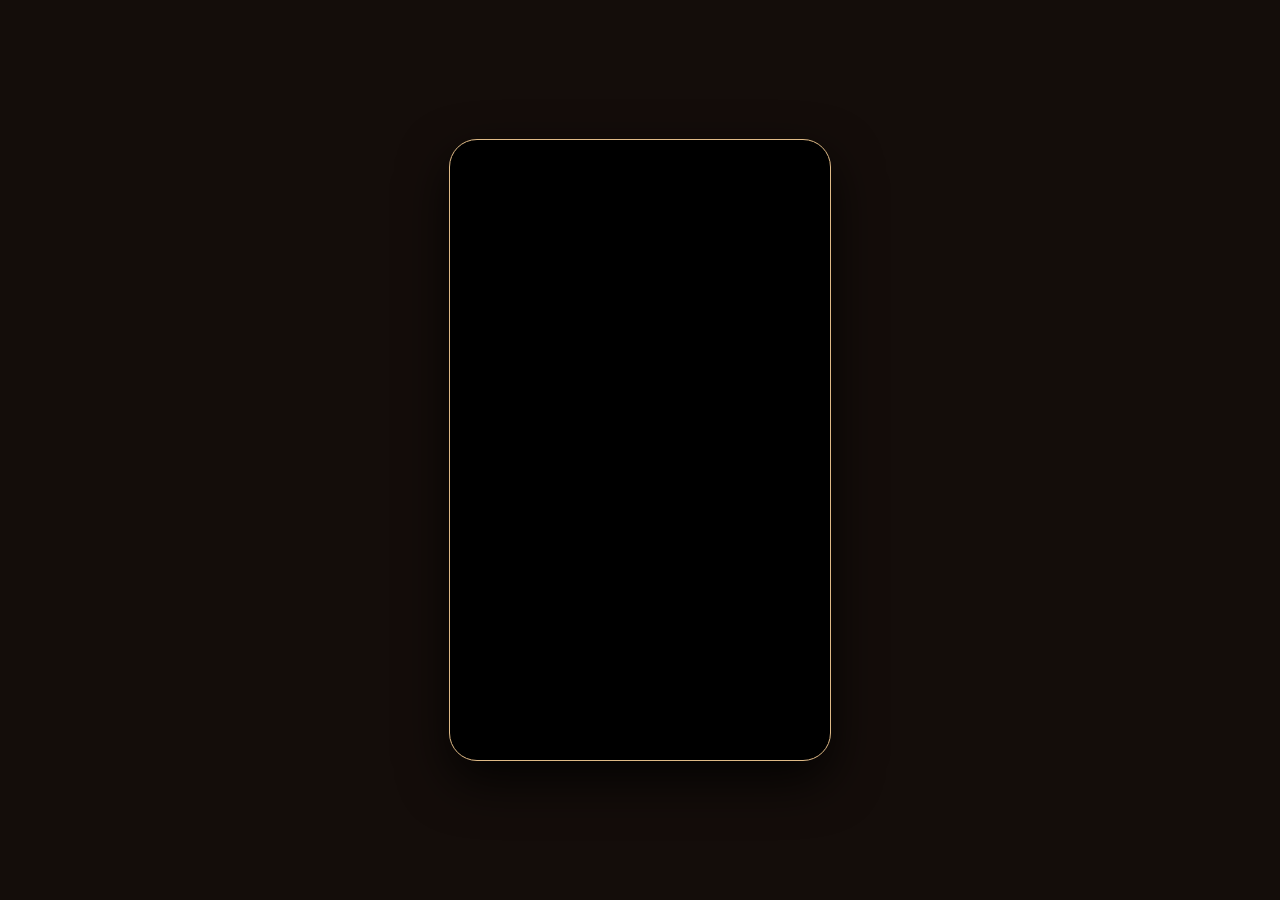
<file: scratch/test_embed.html>
<!DOCTYPE html>
<html>
<head>
<style>
body { background: #140d0a; color: white; display: flex; justify-content: center; align-items: center; min-height: 100vh; margin: 0; font-family: sans-serif; }
.frame { width: 380px; height: 620px; border-radius: 28px; overflow: hidden; box-shadow: 0 20px 50px rgba(0,0,0,0.8); border: 1px solid #dfba87; background: #000; }
iframe { width: 100%; height: 100%; border: none; }
</style>
</head>
<body>
<div class="frame">
  <iframe src="https://www.instagram.com/reel/DcK3jwlPQYi/embed" allowtransparency="true" scrolling="no" allow="autoplay; clipboard-write; encrypted-media; picture-in-picture"></iframe>
</div>
</body>
</html>
</file>
<file: style.css>
/* ==========================================================================
   VELORA - Luxury Fine Jewelry Design System
   Exact match to Diamondère aesthetic, typography, and layout
   ========================================================================== */

:root {
  --font-serif: 'Cormorant Garamond', Georgia, serif;
  --font-sans: 'Montserrat', -apple-system, BlinkMacSystemFont, 'Segoe UI', Roboto, sans-serif;
  
  /* Color Palette */
  --color-white: #ffffff;
  --color-black: #000000;
  --color-dark-bg: #0c0b0b;
  --color-section-dark: #121010;
  --color-burgundy-deep: #2f0409;
  --color-burgundy-mid: #4a0711;
  --color-text-main: #1f1f1f;
  --color-text-muted: #666666;
  --color-text-light: #d8d8d8;
  --color-gold-accent: #c5a059;
  --color-heart-active: #e53e3e;
  --color-border-light: rgba(0, 0, 0, 0.12);
  --color-border-dark: rgba(255, 255, 255, 0.25);
  
  --transition-smooth: all 0.35s cubic-bezier(0.25, 1, 0.5, 1);
}

/* Base Styles */
* {
  margin: 0;
  padding: 0;
  box-sizing: border-box;
}

html {
  scroll-behavior: smooth;
  font-size: 16px;
  overflow-x: hidden;
  max-width: 100%;
  width: 100%;
}

body {
  font-family: var(--font-sans);
  color: var(--color-text-main);
  background-color: var(--color-white);
  line-height: 1.6;
  overflow-x: hidden;
  max-width: 100%;
  width: 100%;
  position: relative;
  -webkit-font-smoothing: antialiased;
}

a {
  text-decoration: none;
  color: inherit;
}

button {
  cursor: pointer;
  border: none;
  background: none;
  font-family: inherit;
}

img {
  max-width: 100%;
  height: auto;
  display: block;
}

.icon {
  width: 18px;
  height: 18px;
  stroke-linecap: round;
  stroke-linejoin: round;
  transition: all 0.2s ease;
}

/* ==========================================================================
   HEADER & NAVIGATION
   Initial: Crisp white with dark text
   Scrolled: Sleek black sticky navbar (As seen in Screenshots 2, 3, 4, 5)
   ========================================================================== */

.site-header {
  position: sticky;
  top: 0;
  left: 0;
  width: 100%;
  z-index: 1000;
  background-color: var(--color-white);
  color: var(--color-black);
  border-bottom: 1px solid rgba(0, 0, 0, 0.08);
  transition: background-color 0.4s ease, color 0.4s ease, border-color 0.4s ease, box-shadow 0.4s ease;
}

.site-header.scrolled {
  background-color: var(--color-black);
  color: var(--color-white);
  border-bottom: 1px solid rgba(255, 255, 255, 0.15);
  box-shadow: 0 4px 25px rgba(0, 0, 0, 0.4);
}

.top-nav-bar {
  display: flex;
  align-items: center;
  justify-content: space-between;
  padding: 14px 40px;
  max-width: 1600px;
  margin: 0 auto;
}

.header-left {
  display: flex;
  align-items: center;
  gap: 28px;
  flex: 1;
}

.header-contact-link,
.location-currency {
  display: inline-flex;
  align-items: center;
  gap: 8px;
  font-size: 13px;
  letter-spacing: 0.04em;
  font-weight: 400;
  transition: opacity 0.2s ease;
}

.header-contact-link:hover {
  opacity: 0.75;
}

/* Brand Logo (Text-Only Royal Serif Design for SWASTIC EXPORTS) */
.header-logo-container {
  flex: 1;
  text-align: center;
}

.brand-logo {
  display: inline-flex;
  flex-direction: column;
  align-items: center;
  text-decoration: none;
  padding: 2px 6px;
  transition: all 0.3s ease;
}

.logo-title {
  font-family: var(--font-serif);
  font-size: 26px;
  font-weight: 700;
  letter-spacing: 0.22em;
  line-height: 1.1;
  text-transform: uppercase;
  color: #0a0a0a;
  -webkit-text-fill-color: #0a0a0a;
  background: none;
  -webkit-background-clip: border-box;
  position: relative;
  display: inline-block;
  transition: all 0.35s ease;
  white-space: nowrap;
}

.logo-title::after {
  content: '';
  position: absolute;
  bottom: -3px;
  left: 15%;
  right: 15%;
  height: 1px;
  background: linear-gradient(90deg, transparent, #0a0a0a, transparent);
  transition: all 0.35s ease;
}

.brand-logo:hover .logo-title {
  color: #b88636;
  -webkit-text-fill-color: #b88636;
  letter-spacing: 0.25em;
}

.brand-logo:hover .logo-title::after {
  left: 5%;
  right: 5%;
  background: linear-gradient(90deg, transparent, #b88636, transparent);
}

/* Scrolled (Black Header) and Dark Header: Radiant Luxury Gold Logo (Dynamically Changeable) */
.dark-header .logo-title,
.site-header.scrolled .logo-title {
  color: #dfba87;
  background: linear-gradient(135deg, #fff3dc 0%, #e2be8c 35%, #b88636 70%, #fadca6 100%) !important;
  -webkit-background-clip: text !important;
  -webkit-text-fill-color: transparent !important;
  filter: drop-shadow(0 1px 4px rgba(0, 0, 0, 0.7));
}

.dark-header .brand-logo:hover .logo-title,
.site-header.scrolled .brand-logo:hover .logo-title {
  background: linear-gradient(135deg, #ffffff 0%, #fae2be 40%, #dfba87 100%) !important;
  -webkit-background-clip: text !important;
  -webkit-text-fill-color: transparent !important;
}

.dark-header .logo-title::after,
.site-header.scrolled .logo-title::after {
  background: linear-gradient(90deg, transparent, #dfba87, transparent) !important;
}

.logo-sub {
  font-family: var(--font-sans);
  font-size: 8.5px;
  letter-spacing: 0.34em;
  text-transform: uppercase;
  margin-top: 5px;
  font-weight: 600;
  color: #1a1a1a;
  opacity: 0.95;
  white-space: nowrap;
  transition: color 0.35s ease;
}

.dark-header .logo-sub,
.site-header.scrolled .logo-sub {
  color: #dfba87 !important;
  text-shadow: 0 1px 2px rgba(0, 0, 0, 0.4);
}

/* Header Right: Search, Wishlist, Account, Cart */
.header-right {
  display: flex;
  align-items: center;
  justify-content: flex-end;
  gap: 20px;
  flex: 1;
}

.search-pill-container {
  display: flex;
  align-items: center;
  position: relative;
  border: 1px solid rgba(0, 0, 0, 0.4);
  border-radius: 20px;
  padding: 5px 14px 5px 16px;
  width: 165px;
  transition: all 0.3s ease;
  cursor: pointer;
}

.site-header.scrolled .search-pill-container {
  border-color: rgba(255, 255, 255, 0.45);
}

.search-pill-container input {
  border: none;
  outline: none;
  background: transparent;
  width: 100%;
  font-size: 13px;
  letter-spacing: 0.05em;
  color: inherit;
  cursor: pointer;
}

.search-pill-container input::placeholder {
  color: inherit;
  opacity: 0.85;
}

.search-icon {
  width: 15px;
  height: 15px;
  opacity: 0.8;
  margin-left: 6px;
}

.nav-action-btn {
  color: inherit;
  display: flex;
  align-items: center;
  justify-content: center;
  position: relative;
  transition: opacity 0.2s ease, transform 0.2s ease;
}

.nav-action-btn:hover {
  transform: translateY(-1px);
  opacity: 0.8;
}

.action-badge {
  position: absolute;
  top: -6px;
  right: -8px;
  background-color: var(--color-gold-accent);
  color: #fff;
  font-size: 10px;
  font-weight: 600;
  width: 16px;
  height: 16px;
  border-radius: 50%;
  display: none !important; /* Kept completely clean and normal without distracting 0 badges */
  align-items: center;
  justify-content: center;
}

.action-badge.has-items {
  display: flex !important;
}

.wishlist-btn .action-badge {
  background-color: var(--color-heart-active);
}

/* Main Navigation Menu (Exact requested 4 clean items) */
.main-navigation {
  border-top: 1px solid rgba(0, 0, 0, 0.05);
  padding: 10px 0 12px;
}

.site-header.scrolled .main-navigation {
  border-top: 1px solid rgba(255, 255, 255, 0.08);
  padding: 8px 0 10px;
}

.nav-menu {
  list-style: none;
  display: flex;
  align-items: center;
  justify-content: center;
  gap: 48px;
}

.nav-item {
  position: relative;
}

.nav-link {
  font-size: 13px;
  font-weight: 500;
  letter-spacing: 0.2em;
  text-transform: uppercase;
  color: inherit;
  padding: 6px 0;
  position: relative;
  display: inline-block;
  transition: color 0.2s ease;
}

.nav-link::after {
  content: '';
  position: absolute;
  bottom: 0;
  left: 0;
  width: 0;
  height: 1px;
  background-color: currentColor;
  transition: width 0.3s ease;
}

.nav-link:hover::after,
.nav-link.active::after,
.nav-link.highlight-menu::after {
  width: 100%;
}

/* ==========================================================================
   NAVIGATION DROPDOWN MENU (Luxury Mega-Menu for GEMSTONES)
   ========================================================================== */
.nav-item.has-dropdown {
  position: relative;
}

.nav-link.nav-link-dropdown {
  display: inline-flex;
  align-items: center;
  gap: 5px;
}

.dropdown-chevron {
  transition: transform 0.25s ease;
  vertical-align: middle;
}

.nav-item.has-dropdown:hover .dropdown-chevron,
.nav-item.has-dropdown.open .dropdown-chevron {
  transform: rotate(180deg);
}

.nav-luxury-dropdown {
  position: absolute;
  top: 100%;
  left: 50%;
  transform: translateX(-50%) translateY(14px);
  width: 780px;
  max-width: 90vw;
  background: #ffffff;
  color: #0f172a;
  border: 1px solid rgba(0, 0, 0, 0.08);
  border-radius: 16px;
  box-shadow: 0 25px 60px -10px rgba(0, 0, 0, 0.2), 0 0 0 1px rgba(0, 0, 0, 0.04);
  padding: 24px 28px;
  z-index: 1005;
  opacity: 0;
  visibility: hidden;
  pointer-events: none;
  transition: opacity 0.25s cubic-bezier(0.16, 1, 0.3, 1), transform 0.25s cubic-bezier(0.16, 1, 0.3, 1), visibility 0.25s;
  text-align: left;
}

/* Invisible bridge so mouse hover doesn't break when moving into dropdown */
.nav-luxury-dropdown::before {
  content: '';
  position: absolute;
  top: -15px;
  left: 0;
  right: 0;
  height: 20px;
}

.nav-item.has-dropdown:hover .nav-luxury-dropdown,
.nav-item.has-dropdown.open .nav-luxury-dropdown {
  opacity: 1;
  visibility: visible;
  pointer-events: auto;
  transform: translateX(-50%) translateY(0);
}

.site-header.scrolled .nav-luxury-dropdown {
  background: #0f1318;
  color: #ffffff;
  border-color: rgba(223, 186, 135, 0.25);
  box-shadow: 0 25px 60px rgba(0, 0, 0, 0.8), 0 0 0 1px rgba(223, 186, 135, 0.15);
}

.nav-dropdown-inner {
  display: grid;
  grid-template-columns: repeat(3, 1fr);
  gap: 24px;
}

.nav-drop-col {
  display: flex;
  flex-direction: column;
}

.nav-drop-heading {
  font-size: 11px;
  font-weight: 700;
  letter-spacing: 0.14em;
  text-transform: uppercase;
  color: #0f172a;
  margin-bottom: 12px;
  padding-bottom: 6px;
  border-bottom: 1px solid #f1f5f9;
  display: flex;
  align-items: center;
  gap: 6px;
  font-family: var(--font-sans);
}

.site-header.scrolled .nav-drop-heading {
  color: #dfba87;
  border-bottom-color: rgba(255, 255, 255, 0.1);
}

.drop-icon {
  font-size: 13px;
}

.nav-drop-list {
  list-style: none;
  padding: 0;
  margin: 0;
  display: flex;
  flex-direction: column;
  gap: 9px;
}

.nav-drop-list li a {
  font-size: 12.5px;
  color: #475569;
  text-decoration: none;
  font-weight: 500;
  line-height: 1.35;
  transition: all 0.2s ease;
  display: block;
}

.site-header.scrolled .nav-drop-list li a {
  color: #cbd5e1;
}

.nav-drop-list li a:hover {
  color: #0f172a;
  transform: translateX(3px);
}

.site-header.scrolled .nav-drop-list li a:hover {
  color: #dfba87;
}

.nav-drop-view-all {
  font-size: 11.5px !important;
  font-weight: 700 !important;
  color: #0f172a !important;
  margin-top: 4px;
  border-top: 1px dashed #e2e8f0;
  padding-top: 8px;
}

.site-header.scrolled .nav-drop-view-all {
  color: #dfba87 !important;
  border-top-color: rgba(255, 255, 255, 0.1);
}

.nav-drop-highlight-cta {
  font-size: 11.5px !important;
  font-weight: 700 !important;
  color: #b45309 !important;
  background: #fef3c7;
  padding: 5px 10px;
  border-radius: 6px;
  margin-top: 4px;
  display: inline-block;
  text-align: center;
}

.site-header.scrolled .nav-drop-highlight-cta {
  color: #0f1318 !important;
  background: #dfba87 !important;
}

/* Mobile Drawer Accordion for Gemstones */
.mobile-drawer-accordion-header {
  display: flex;
  align-items: center;
  justify-content: space-between;
  padding: 12px 18px;
  cursor: pointer;
  color: #ffffff;
  font-size: 14px;
  font-weight: 600;
  border-bottom: 1px solid rgba(255, 255, 255, 0.05);
}

.mobile-drawer-accordion-header .accordion-arrow {
  font-size: 16px;
  color: #dfba87;
  transition: transform 0.25s ease;
}

.mobile-drawer-accordion-item.active .mobile-drawer-accordion-header .accordion-arrow {
  transform: rotate(45deg);
}

.mobile-drawer-accordion-content {
  display: none;
  background: rgba(0, 0, 0, 0.25);
  padding: 6px 0 10px 24px;
}

.mobile-drawer-accordion-item.active .mobile-drawer-accordion-content {
  display: flex;
  flex-direction: column;
  gap: 8px;
}

.mobile-drawer-accordion-content a {
  font-size: 13px !important;
  color: #dfba87 !important;
  padding: 6px 12px;
  display: block;
}

/* Mobile Menu Hamburger Button (Hidden on Desktop) */
.mobile-menu-btn {
  display: none;
  background: transparent;
  border: none;
  color: inherit;
  cursor: pointer;
  padding: 6px;
  align-items: center;
  justify-content: center;
  border-radius: 4px;
  transition: opacity 0.2s ease, transform 0.2s ease;
}

.mobile-menu-btn:hover {
  opacity: 0.7;
}

.mobile-menu-btn .hamburger-icon {
  width: 22px;
  height: 22px;
}

/* ==========================================================================
   MOBILE NAVIGATION DRAWER (Luxury Slide-Over Menu)
   ========================================================================== */
.mobile-nav-drawer-backdrop {
  position: fixed;
  top: 0;
  left: 0;
  width: 100vw;
  height: 100vh;
  background: rgba(0, 0, 0, 0.75);
  backdrop-filter: blur(5px);
  -webkit-backdrop-filter: blur(5px);
  z-index: 10001;
  opacity: 0;
  visibility: hidden;
  transition: opacity 0.3s ease, visibility 0.3s ease;
}

.mobile-nav-drawer-backdrop.active {
  opacity: 1;
  visibility: visible;
}

.mobile-nav-drawer {
  position: fixed;
  top: 0;
  left: -320px;
  width: 300px;
  max-width: 85vw;
  height: 100vh;
  background: #0d0f11;
  color: #ffffff;
  z-index: 10002;
  box-shadow: 6px 0 30px rgba(0, 0, 0, 0.7);
  display: flex;
  flex-direction: column;
  transition: left 0.35s cubic-bezier(0.2, 0.9, 0.3, 1);
  overflow-y: auto;
}

.mobile-nav-drawer.active {
  left: 0;
}

.mobile-drawer-header {
  padding: 18px 20px;
  display: flex;
  align-items: center;
  justify-content: space-between;
  border-bottom: 1px solid rgba(223, 186, 135, 0.2);
}

.mobile-drawer-logo {
  text-decoration: none;
}

.mobile-drawer-logo .drawer-brand-title {
  font-family: var(--font-serif);
  font-size: 17px;
  font-weight: 700;
  letter-spacing: 0.16em;
  color: #dfba87;
  display: block;
}

.mobile-drawer-logo .drawer-brand-sub {
  font-family: var(--font-sans);
  font-size: 7.5px;
  letter-spacing: 0.25em;
  color: rgba(223, 186, 135, 0.75);
  display: block;
  margin-top: 2px;
}

.mobile-drawer-close {
  background: transparent;
  border: none;
  color: #a8a8a8;
  font-size: 26px;
  cursor: pointer;
  padding: 4px 8px;
  line-height: 1;
  transition: color 0.2s ease;
}

.mobile-drawer-close:hover {
  color: #ffffff;
}

.mobile-drawer-user-card {
  padding: 16px 20px;
  background: #14171a;
  border-bottom: 1px solid rgba(255, 255, 255, 0.08);
  display: flex;
  align-items: center;
  justify-content: space-between;
}

.mobile-drawer-user-info span {
  display: block;
}

.mobile-drawer-user-name {
  font-family: var(--font-sans);
  font-size: 13px;
  font-weight: 600;
  color: #ffffff;
}

.mobile-drawer-user-tier {
  font-family: var(--font-sans);
  font-size: 10px;
  color: #dfba87;
  letter-spacing: 0.08em;
  text-transform: uppercase;
  margin-top: 2px;
}

.mobile-drawer-user-link {
  font-family: var(--font-sans);
  font-size: 11px;
  color: #dfba87;
  text-decoration: underline;
  text-transform: uppercase;
  letter-spacing: 0.06em;
  font-weight: 600;
}

.mobile-drawer-links {
  list-style: none;
  padding: 14px 0;
  flex-grow: 1;
  margin: 0;
}

.mobile-drawer-link-item a {
  display: flex;
  align-items: center;
  justify-content: space-between;
  padding: 13px 22px;
  font-family: var(--font-sans);
  font-size: 12px;
  font-weight: 500;
  letter-spacing: 0.16em;
  text-transform: uppercase;
  color: #e5e5e5;
  transition: all 0.2s ease;
  border-left: 3px solid transparent;
}

.mobile-drawer-link-item a:hover,
.mobile-drawer-link-item a.active {
  background: rgba(223, 186, 135, 0.08);
  color: #dfba87;
  border-left-color: #dfba87;
  padding-left: 26px;
}

.mobile-drawer-link-item .link-arrow {
  color: rgba(223, 186, 135, 0.5);
  font-size: 14px;
}

.mobile-drawer-footer {
  padding: 20px;
  border-top: 1px solid rgba(255, 255, 255, 0.08);
  background: #0a0b0d;
  display: flex;
  flex-direction: column;
  gap: 12px;
}

.mobile-drawer-wa-btn {
  display: flex;
  align-items: center;
  justify-content: center;
  gap: 8px;
  padding: 12px;
  background: #1b8a43;
  color: #ffffff;
  border-radius: 4px;
  font-family: var(--font-sans);
  font-size: 12px;
  font-weight: 600;
  letter-spacing: 0.05em;
  text-decoration: none;
  transition: background 0.2s ease;
}

.mobile-drawer-wa-btn:hover {
  background: #25d366;
  color: #ffffff;
}

.mobile-drawer-contact-line {
  font-family: var(--font-sans);
  font-size: 11px;
  color: #8c8c8c;
  text-align: center;
  margin-top: 4px;
}

/* ==========================================================================
   1. HERO SECTION (Screenshot 1)
   ========================================================================== */

.hero-section {
  position: relative;
  width: 100%;
  min-height: calc(100vh - 90px);
  overflow: hidden;
  display: flex;
  align-items: center;
  justify-content: center;
  background: linear-gradient(135deg, #ffffff 0%, #faf8f5 55%, #f6f3ee 100%);
  padding: 50px 40px 60px;
  border-bottom: 1px solid rgba(0, 0, 0, 0.06);
}

.hero-gems-container {
  position: relative;
  z-index: 2;
  width: 100%;
  max-width: 1480px;
  margin: 0 auto;
  display: grid;
  grid-template-columns: 1fr 1.15fr;
  align-items: center;
  gap: 50px;
}

/* Left Content Column */
.hero-content-col {
  text-align: left;
  max-width: 600px;
  padding-left: 20px;
}

.hero-eyebrow {
  display: inline-flex;
  align-items: center;
  gap: 8px;
  font-family: var(--font-sans);
  font-size: 11px;
  font-weight: 600;
  letter-spacing: 0.28em;
  text-transform: uppercase;
  color: #c5a059;
  margin-bottom: 20px;
}

.gold-diamond-icon {
  font-size: 10px;
  color: #c5a059;
}

.hero-main-title {
  font-family: var(--font-serif);
  font-size: 58px;
  font-weight: 400;
  line-height: 1.14;
  letter-spacing: 0.01em;
  color: #1a1a1a;
  margin-bottom: 22px;
}

.hero-title-accent {
  font-style: italic;
  color: #2b2b2b;
}

.hero-subtext {
  font-family: var(--font-sans);
  font-size: 15px;
  line-height: 1.75;
  color: #555555;
  margin-bottom: 34px;
  font-weight: 350;
  max-width: 520px;
}

.hero-action-group {
  display: flex;
  align-items: center;
  gap: 16px;
  margin-bottom: 34px;
  flex-wrap: wrap;
}

.hero-btn-primary {
  display: inline-block;
  padding: 14px 34px;
  background: #121010;
  color: #ffffff;
  border: 1px solid #121010;
  font-size: 11px;
  font-weight: 600;
  letter-spacing: 0.2em;
  text-transform: uppercase;
  transition: var(--transition-smooth);
  box-shadow: 0 4px 16px rgba(0, 0, 0, 0.12);
}

.hero-btn-primary:hover {
  background: #c5a059;
  border-color: #c5a059;
  color: #ffffff;
  transform: translateY(-2px);
  box-shadow: 0 8px 24px rgba(197, 160, 89, 0.35);
}

.hero-btn-secondary {
  display: inline-block;
  padding: 14px 30px;
  background: transparent;
  color: #121010;
  border: 1px solid rgba(0, 0, 0, 0.25);
  font-size: 11px;
  font-weight: 600;
  letter-spacing: 0.2em;
  text-transform: uppercase;
  transition: var(--transition-smooth);
}

.hero-btn-secondary:hover {
  border-color: #121010;
  background: rgba(0, 0, 0, 0.04);
  transform: translateY(-2px);
}

.hero-trust-badges {
  display: flex;
  align-items: center;
  gap: 22px;
  flex-wrap: wrap;
  padding-top: 20px;
  border-top: 1px solid rgba(0, 0, 0, 0.08);
}

.trust-badge-item {
  display: flex;
  align-items: center;
  gap: 8px;
  font-size: 11px;
  letter-spacing: 0.08em;
  text-transform: uppercase;
  color: #777777;
  font-weight: 500;
}

.badge-dot {
  width: 5px;
  height: 5px;
  background: #c5a059;
  border-radius: 50%;
}

/* Right Visual Column */
.hero-visual-col {
  display: flex;
  justify-content: center;
  align-items: center;
  position: relative;
}

.hero-image-wrapper {
  position: relative;
  display: inline-block;
  max-width: 680px;
  width: 100%;
  margin: 0 auto;
  background: transparent;
  padding: 0;
  box-shadow: none;
  transition: transform 0.4s ease;
}

.hero-image-wrapper:hover {
  transform: translateY(-4px);
}

.hero-gems-img {
  width: 100%;
  height: auto;
  display: block;
  object-fit: contain;
  filter: contrast(1.05) saturate(1.08);
}

/* ==========================================================================
   REAL DIAMOND & GEMSTONE SPARKLE EFFECTS
   Dynamic light flares simulate authentic diamond brilliance & spectral fire
   ========================================================================== */

.diamond-sparkle {
  position: absolute;
  pointer-events: none;
  z-index: 10;
  transform: translate(-50%, -50%);
}

/* Pear Diamond in the center */
.sparkle-pear-diamond {
  top: 43.5%;
  left: 49.8%;
}

/* Emerald Cut Diamonds flanking center */
.sparkle-emerald-diamond-left {
  top: 39.5%;
  left: 41.2%;
}

.sparkle-emerald-diamond-right {
  top: 39.5%;
  left: 58.4%;
}

/* Royal Emerald cushion at top */
.sparkle-top-emerald {
  top: 27.5%;
  left: 49.8%;
}

/* Vivid Ruby in center arc */
.sparkle-ruby-center {
  top: 59.2%;
  left: 49.8%;
}

/* Royal Sapphire in blue arc */
.sparkle-sapphire-accent {
  top: 72.5%;
  left: 49.8%;
}

.sparkle-star {
  display: block;
  width: 18px;
  height: 18px;
  position: relative;
  animation: diamondGlitter 3.4s infinite ease-in-out;
}

.sparkle-emerald-diamond-left .sparkle-star {
  animation-delay: 1.1s;
  animation-duration: 3.8s;
}

.sparkle-emerald-diamond-right .sparkle-star {
  animation-delay: 2.2s;
  animation-duration: 3.5s;
}

.sparkle-ruby-center .sparkle-star {
  animation-delay: 1.7s;
  animation-duration: 4s;
}

.sparkle-sapphire-accent .sparkle-star {
  animation-delay: 0.7s;
  animation-duration: 3.6s;
}

.sparkle-star::before,
.sparkle-star::after {
  content: '';
  position: absolute;
  top: 50%;
  left: 50%;
  background: linear-gradient(90deg, transparent, #ffffff, transparent);
  transform: translate(-50%, -50%);
  filter: drop-shadow(0 0 5px rgba(255, 255, 255, 0.95)) drop-shadow(0 0 10px rgba(185, 225, 255, 0.9));
}

.sparkle-star::before {
  width: 24px;
  height: 2px;
}

.sparkle-star::after {
  width: 2px;
  height: 24px;
}

.sparkle-star-core {
  position: absolute;
  top: 50%;
  left: 50%;
  width: 6px;
  height: 6px;
  background: #ffffff;
  border-radius: 50%;
  transform: translate(-50%, -50%);
  box-shadow: 0 0 10px 4px rgba(255, 255, 255, 0.95), 0 0 18px 8px rgba(180, 225, 255, 0.7);
}

.sparkle-glow {
  display: block;
  width: 24px;
  height: 18px;
  border-radius: 50%;
  background: radial-gradient(ellipse, rgba(46, 213, 115, 0.55) 0%, rgba(46, 213, 115, 0) 70%);
  animation: emeraldPulse 4.2s infinite ease-in-out;
  animation-delay: 0.9s;
}

@keyframes diamondGlitter {
  0%, 100% {
    opacity: 0;
    transform: scale(0.3) rotate(0deg);
  }
  30% {
    opacity: 0.1;
  }
  50% {
    opacity: 1;
    transform: scale(1.25) rotate(45deg);
  }
  70% {
    opacity: 0.2;
  }
}

@keyframes emeraldPulse {
  0%, 100% {
    opacity: 0.1;
    transform: scale(0.8);
  }
  50% {
    opacity: 0.85;
    transform: scale(1.4);
  }
}

/* Hero Responsive Breakpoints */
@media (max-width: 1024px) {
  .hero-gems-container {
    grid-template-columns: 1fr;
    gap: 40px;
    text-align: center;
  }
  .hero-content-col {
    text-align: center;
    margin: 0 auto;
    padding-left: 0;
  }
  .hero-action-group,
  .hero-trust-badges {
    justify-content: center;
  }
  .hero-main-title {
    font-size: 46px;
  }
}

@media (max-width: 600px) {
  .hero-section {
    padding: 30px 16px 45px;
  }
  .hero-main-title {
    font-size: 36px;
  }
  .hero-action-group {
    flex-direction: column;
    width: 100%;
  }
  .hero-btn-primary,
  .hero-btn-secondary {
    width: 100%;
    text-align: center;
  }
}

.hero-scroll-indicator {
  position: absolute;
  bottom: 12px;
  left: 50%;
  transform: translateX(-50%);
  z-index: 3;
}

.hero-scroll-indicator a {
  color: rgba(0, 0, 0, 0.45);
  display: block;
  animation: bounce 2s infinite ease-in-out;
  transition: color 0.2s ease;
}

.hero-scroll-indicator a:hover {
  color: #111111;
}

.chevron-down {
  width: 22px;
  height: 22px;
}

@keyframes bounce {
  0%, 20%, 50%, 80%, 100% { transform: translateY(0); }
  40% { transform: translateY(-8px); }
  60% { transform: translateY(-4px); }
}

/* ==========================================================================
   2. FOUR COLLECTIONS GRID SECTION (Screenshot 2)
   ========================================================================== */

.featured-collections-section {
  background: linear-gradient(180deg, #320308 0%, #1c0205 100%);
  padding: 70px 40px 90px;
  color: var(--color-white);
}

.collections-container {
  max-width: 1540px;
  margin: 0 auto;
  display: grid;
  grid-template-columns: repeat(4, 1fr);
  gap: 28px;
}

.collection-card {
  display: flex;
  flex-direction: column;
  cursor: pointer;
  transition: transform 0.35s ease;
}

.collection-card:hover {
  transform: translateY(-6px);
}

.collection-img-wrapper {
  width: 100%;
  aspect-ratio: 1 / 1;
  overflow: hidden;
  background-color: #0d0103;
  margin-bottom: 22px;
  border-radius: 2px;
}

.collection-img-wrapper img {
  width: 100%;
  height: 100%;
  object-fit: cover;
  transition: transform 0.6s cubic-bezier(0.25, 1, 0.5, 1);
}

.collection-card:hover .collection-img-wrapper img {
  transform: scale(1.06);
}

.collection-title {
  font-family: var(--font-serif);
  font-size: 20px;
  font-weight: 400;
  text-align: center;
  letter-spacing: 0.04em;
  color: #f5f2eb;
  transition: color 0.3s ease;
}

.collection-card:hover .collection-title {
  color: #ffffff;
  text-decoration: underline;
  text-underline-offset: 6px;
}

/* ==========================================================================
   3. STORY SECTION: About Swastic Exports - Heritage & Timeless Legacies
   ========================================================================== */

.story-legacy-section {
  background-color: #0c0d0d;
  color: var(--color-white);
  overflow: hidden;
  position: relative;
  border-top: 1px solid rgba(223, 186, 135, 0.2);
  border-bottom: 1px solid rgba(223, 186, 135, 0.2);
}

.story-section-header {
  text-align: center;
  padding: 85px 24px 50px;
  max-width: 920px;
  margin: 0 auto;
}

.story-eyebrow {
  display: inline-flex;
  align-items: center;
  gap: 10px;
  font-family: var(--font-sans);
  font-size: 11px;
  font-weight: 600;
  letter-spacing: 0.25em;
  text-transform: uppercase;
  color: #dfba87;
  margin-bottom: 16px;
}

.story-eyebrow .gold-diamond-icon {
  color: #dfba87;
  font-size: 12px;
}

.story-section-header {
  padding: 60px 24px 40px;
  max-width: 860px;
  margin: 0 auto;
  text-align: center;
}

.story-section-main-title {
  font-family: var(--font-serif);
  font-size: clamp(28px, 3.2vw, 42px);
  font-weight: 400;
  line-height: 1.25;
  letter-spacing: 0.01em;
  color: #faf7f2;
  margin-bottom: 14px;
}

.story-section-lead {
  font-family: var(--font-sans);
  font-size: 14.5px;
  line-height: 1.75;
  color: #c7c3ba;
  font-weight: 300;
  letter-spacing: 0.01em;
  max-width: 720px;
  margin: 0 auto;
}

/* Story Block Containers */
.story-block {
  border-top: 1px solid rgba(255, 255, 255, 0.06);
  background: #080909;
  padding: 60px 0;
}

.story-container {
  display: grid;
  grid-template-columns: 1fr 1fr;
  width: 100%;
  align-items: stretch;
  min-height: 600px;
}

.story-container.reverse {
  grid-template-columns: 1fr 1fr;
}

.about-page-main .story-container {
  grid-template-columns: 1.15fr 0.85fr;
  max-width: 1180px;
  margin: 0 auto;
  gap: 56px;
  padding: 0 32px;
  align-items: center;
  min-height: auto;
}

.about-page-main .story-container.reverse {
  grid-template-columns: 0.85fr 1.15fr;
}

.story-content-left {
  display: flex;
  align-items: center;
  justify-content: center;
  padding: 80px 70px;
  background-color: #0b0b0b;
}

.story-content-box {
  display: flex;
  flex-direction: column;
  justify-content: center;
  padding: 0;
  background-color: transparent;
}

.about-page-main .story-content-left {
  padding: 0;
  background-color: transparent;
}

.story-inner-text {
  max-width: 540px;
  width: 100%;
}

.story-tag-eyebrow {
  display: inline-block;
  font-family: var(--font-sans);
  font-size: 11px;
  font-weight: 600;
  letter-spacing: 0.22em;
  text-transform: uppercase;
  color: #dfba87;
  margin-bottom: 14px;
}

.story-heading {
  font-family: var(--font-serif);
  font-size: clamp(28px, 3.2vw, 40px);
  font-weight: 400;
  line-height: 1.25;
  letter-spacing: 0.02em;
  margin-bottom: 22px;
  color: #faf7f2;
}

.story-description {
  font-family: var(--font-sans);
  font-size: 14px;
  line-height: 1.85;
  color: #b8b8b8;
  font-weight: 300;
  margin-bottom: 20px;
  letter-spacing: 0.02em;
}

.story-description strong {
  color: #eedfca;
  font-weight: 500;
}

.story-quote-box {
  margin: 24px 0 26px;
  padding: 14px 20px;
  border-left: 2px solid #dfba87;
  background: rgba(223, 186, 135, 0.06);
  font-family: var(--font-serif);
  font-size: 18px;
  font-style: italic;
  line-height: 1.6;
  color: #f3ece1;
}

.story-meta-row {
  display: flex;
  align-items: center;
  flex-wrap: wrap;
  gap: 12px;
  margin-top: 24px;
}

.story-tag {
  display: inline-flex;
  align-items: center;
  padding: 6px 14px;
  background: rgba(255, 255, 255, 0.05);
  border: 1px solid rgba(223, 186, 135, 0.25);
  border-radius: 20px;
  font-family: var(--font-sans);
  font-size: 11px;
  color: #ded8cb;
  letter-spacing: 0.04em;
}

.story-handle-link {
  display: inline-flex;
  align-items: center;
  gap: 6px;
  padding: 6px 14px;
  background: rgba(223, 186, 135, 0.12);
  border: 1px solid rgba(223, 186, 135, 0.4);
  border-radius: 20px;
  color: #dfba87;
  font-family: var(--font-sans);
  font-size: 11px;
  font-weight: 500;
  text-decoration: none;
  transition: all 0.25s ease;
}

.story-handle-link:hover {
  background: #dfba87;
  color: #0b0b0b;
}

/* Feature Pillars List in Story 2 */
.story-pillars-list {
  display: flex;
  flex-direction: column;
  gap: 12px;
  margin: 24px 0 30px;
}

.story-pillar-item {
  display: flex;
  align-items: flex-start;
  gap: 12px;
  font-family: var(--font-sans);
  font-size: 13px;
  line-height: 1.6;
  color: #b8b8b8;
}

.story-pillar-item .pillar-check {
  color: #dfba87;
  font-size: 14px;
  margin-top: 1px;
  flex-shrink: 0;
}

.story-pillar-item strong {
  color: #ffffff;
}

/* Actions */
.story-actions-row {
  display: flex;
  align-items: center;
  gap: 14px;
  flex-wrap: wrap;
}

.story-cta-btn {
  display: inline-block;
  padding: 13px 26px;
  border: 1px solid rgba(255, 255, 255, 0.6);
  color: var(--color-white);
  font-size: 11px;
  font-weight: 500;
  letter-spacing: 0.16em;
  text-transform: uppercase;
  text-decoration: none;
  transition: var(--transition-smooth);
}

.story-cta-btn:hover {
  background-color: var(--color-white);
  color: var(--color-black);
  transform: translateY(-2px);
}

.story-cta-btn.gold {
  background: #dfba87;
  border-color: #dfba87;
  color: #0d0a06;
  font-weight: 600;
}

.story-cta-btn.gold:hover {
  background: #ffffff;
  border-color: #ffffff;
  color: #0d0a06;
}

/* Media Box / Exhibition Image & Poster Cards */
.story-media-box {
  position: relative;
  width: 100%;
  height: auto;
  min-height: auto;
  display: flex;
  align-items: center;
  justify-content: center;
  background: transparent;
  padding: 0;
}

.story-media-right {
  position: relative;
  width: 100%;
  height: 100%;
  min-height: 600px;
  display: flex;
  align-items: stretch;
  overflow: hidden;
  background-color: #050606;
}

.story-card-frame {
  width: 100%;
  max-width: 440px;
  border-radius: 14px;
  overflow: hidden;
  box-shadow: 0 22px 50px rgba(0, 0, 0, 0.7), 0 0 0 1px rgba(223, 186, 135, 0.22);
  background: #0b0c0c;
  display: flex;
  align-items: center;
  justify-content: center;
  transition: transform 0.4s cubic-bezier(0.2, 0.8, 0.2, 1), box-shadow 0.4s ease;
}

.story-card-frame:hover {
  transform: translateY(-8px);
  box-shadow: 0 28px 65px rgba(0, 0, 0, 0.85), 0 0 0 1px rgba(223, 186, 135, 0.4);
}

.story-reel-card {
  width: 100%;
  max-width: 440px;
  border-radius: 14px;
  overflow: hidden;
  box-shadow: 0 22px 50px rgba(0, 0, 0, 0.7), 0 0 0 1px rgba(223, 186, 135, 0.28);
  border: 1px solid rgba(223, 186, 135, 0.35);
  background: #0b0c0c;
  transition: transform 0.4s cubic-bezier(0.2, 0.8, 0.2, 1), box-shadow 0.4s ease, border-color 0.4s ease;
}

.story-reel-card:hover {
  transform: translateY(-8px);
  border-color: rgba(223, 186, 135, 0.65);
  box-shadow: 0 28px 65px rgba(0, 0, 0, 0.85), 0 0 25px rgba(223, 186, 135, 0.2);
}

.story-reel-card .reel-box-video-wrap {
  aspect-ratio: 4 / 5;
  width: 100%;
  background: #050606;
}

.story-reel-card .reel-box-video {
  width: 100%;
  height: 100%;
  object-fit: cover;
  object-position: center center;
}

.story-card-img {
  width: 100%;
  height: auto;
  max-height: 540px;
  object-fit: contain;
  display: block;
  border-radius: 14px;
}

.story-image {
  width: 100%;
  height: 100%;
  min-height: 600px;
  object-fit: cover;
  object-position: center 30%;
  display: block;
  transition: transform 0.8s cubic-bezier(0.25, 1, 0.5, 1);
}

.story-card-frame:hover .story-card-img,
.story-media-right:hover .story-image {
  transform: scale(1.025);
}

.collection-carvings-img {
  width: 100%;
  height: 100%;
  object-fit: cover;
  object-position: center 30%;
  transition: transform 0.6s cubic-bezier(0.25, 1, 0.5, 1);
}

/* Collections Block inside About Section */
.story-collections-block {
  padding: 85px 40px 95px;
  background-color: #0b0c0c;
  border-top: 1px solid rgba(255, 255, 255, 0.08);
}

.story-collections-header {
  text-align: center;
  max-width: 800px;
  margin: 0 auto 50px;
}

@media (max-width: 992px) {
  .story-block {
    padding: 36px 0;
  }

  .story-container,
  .story-container.reverse,
  .about-page-main .story-container,
  .about-page-main .story-container.reverse {
    display: flex !important;
    flex-direction: column !important;
    grid-template-columns: 1fr !important;
    gap: 32px !important;
    padding: 0 20px !important;
    width: 100% !important;
    max-width: 100% !important;
    box-sizing: border-box !important;
    min-height: auto !important;
  }

  /* Order on mobile: Text first, image second */
  .story-container .story-content-box,
  .story-container .story-content-left,
  .story-container.reverse .story-content-box,
  .story-container.reverse .story-content-left {
    order: 1 !important;
    width: 100% !important;
    max-width: 100% !important;
    padding: 0 !important;
    box-sizing: border-box !important;
  }

  .story-container .story-media-box,
  .story-container .story-media-right,
  .story-container.reverse .story-media-box,
  .story-container.reverse .story-media-right {
    order: 2 !important;
    width: 100% !important;
    max-width: 100% !important;
    box-sizing: border-box !important;
    display: flex !important;
    justify-content: center !important;
  }

  .story-inner-text {
    width: 100% !important;
    max-width: 100% !important;
    box-sizing: border-box !important;
    overflow-wrap: break-word !important;
    word-break: break-word !important;
  }

  .story-heading {
    font-size: clamp(22px, 5.5vw, 28px) !important;
    line-height: 1.3 !important;
    margin-bottom: 16px !important;
    letter-spacing: 0.01em !important;
    overflow-wrap: break-word !important;
  }

  .story-description {
    font-size: 13.5px !important;
    line-height: 1.75 !important;
    margin-bottom: 16px !important;
  }

  .story-quote-box {
    font-size: 15px !important;
    padding: 12px 16px !important;
    margin: 18px 0 20px !important;
    line-height: 1.55 !important;
  }

  .story-meta-row {
    gap: 8px !important;
    margin-top: 18px !important;
  }

  .story-tag,
  .story-handle-link {
    font-size: 10.5px !important;
    padding: 5px 12px !important;
  }

  .story-card-frame,
  .story-reel-card {
    width: 100% !important;
    max-width: 330px !important;
    margin: 8px auto 0 !important;
    border-radius: 12px !important;
  }

  .story-card-img {
    width: 100% !important;
    height: auto !important;
    max-height: 420px !important;
    object-fit: contain !important;
    border-radius: 12px !important;
  }

  .story-pillars-list {
    gap: 12px !important;
    margin: 18px 0 22px !important;
  }

  .story-pillar-item {
    font-size: 12.5px !important;
    line-height: 1.6 !important;
    gap: 10px !important;
  }

  .story-actions-row {
    display: flex !important;
    flex-direction: column !important;
    gap: 10px !important;
    width: 100% !important;
    margin-top: 20px !important;
  }

  .story-cta-btn {
    width: 100% !important;
    text-align: center !important;
    justify-content: center !important;
    padding: 13px 20px !important;
    font-size: 11px !important;
    box-sizing: border-box !important;
  }

  .story-section-header {
    padding: 24px 20px 0 !important;
    margin-bottom: 24px !important;
  }

  .story-section-main-title {
    font-size: clamp(24px, 6vw, 32px) !important;
    line-height: 1.25 !important;
  }

  .story-section-lead {
    font-size: 13.5px !important;
    line-height: 1.6 !important;
  }

  /* Index page story section specific */
  #story-section .story-container {
    padding: 0;
    gap: 0;
  }
  #story-section .story-content-left {
    padding: 48px 20px;
  }
  #story-section .story-media-right,
  #story-section .story-image {
    min-height: 320px;
  }
}

@media (max-width: 480px) {
  .story-container,
  .story-container.reverse,
  .about-page-main .story-container,
  .about-page-main .story-container.reverse {
    padding: 0 16px !important;
    gap: 24px !important;
  }

  .story-heading {
    font-size: 22px !important;
  }

  .story-card-frame,
  .story-reel-card {
    max-width: 290px !important;
  }

  .story-card-img {
    max-height: 360px !important;
  }

  .story-section-main-title {
    font-size: 24px !important;
  }
}

/* ==========================================================================
   4. INTERACTIVE DIAMOND BY SHAPE SECTION (Screenshot 4)
   Dynamic ring switching functionality on diamond selection
   ========================================================================== */

.diamond-shape-selector-section {
  background-color: var(--color-white);
  color: var(--color-black);
  padding: 80px 40px 90px;
  text-align: center;
}

.shape-selector-header {
  max-width: 820px;
  margin: 0 auto 35px;
}

.section-title {
  font-family: var(--font-serif);
  font-size: 42px;
  font-weight: 400;
  line-height: 1.25;
  letter-spacing: 0.02em;
  margin-bottom: 18px;
  color: #1a1a1a;
}

.section-subtitle {
  font-size: 14px;
  color: #555555;
  line-height: 1.7;
  font-weight: 400;
}

.section-subtitle .text-link {
  color: #111111;
  text-decoration: underline;
  text-underline-offset: 3px;
  font-weight: 500;
  transition: color 0.2s ease;
}

.section-subtitle .text-link:hover {
  color: var(--color-burgundy-mid);
}

/* Ring Stage */
.shape-ring-stage {
  max-width: 780px;
  margin: 0 auto 30px;
  display: flex;
  flex-direction: column;
  align-items: center;
}

.ring-display-container {
  width: 100%;
  max-width: 620px;
  aspect-ratio: 4 / 3;
  display: flex;
  align-items: center;
  justify-content: center;
  position: relative;
  background: #ffffff;
}

.stage-favorite-btn {
  position: absolute;
  top: 15px;
  right: 15px;
  background: rgba(255, 255, 255, 0.9);
  border-radius: 50%;
  width: 38px;
  height: 38px;
  display: flex;
  align-items: center;
  justify-content: center;
  box-shadow: 0 2px 10px rgba(0,0,0,0.06);
  transition: all 0.2s ease;
}

.stage-favorite-btn:hover {
  transform: scale(1.1);
}

.stage-favorite-btn.favorited svg {
  fill: var(--color-heart-active);
  stroke: var(--color-heart-active);
}

.active-ring-preview {
  max-width: 82%;
  max-height: 82%;
  object-fit: contain;
  transition: opacity 0.3s ease, transform 0.3s ease;
}

.active-ring-preview.switching {
  opacity: 0.3;
  transform: scale(0.96);
}

.ring-spec-overlay {
  position: absolute;
  bottom: 8px;
  display: flex;
  flex-direction: column;
  align-items: center;
  gap: 4px;
}

.diamond-spec-pill {
  font-size: 12px;
  font-weight: 600;
  letter-spacing: 0.14em;
  text-transform: uppercase;
  color: #222;
  background: rgba(255, 255, 255, 0.95);
  padding: 4px 14px;
  border-radius: 20px;
  box-shadow: 0 2px 10px rgba(0,0,0,0.06);
}

.diamond-spec-sub {
  font-size: 11px;
  color: #777;
  letter-spacing: 0.06em;
}

.selector-instructions {
  font-size: 13px;
  color: #444;
  letter-spacing: 0.08em;
  margin-top: 18px;
  font-weight: 400;
}

/* 8 Diamond Shapes Horizontal Bar */
.diamond-shapes-nav {
  display: flex;
  align-items: flex-end;
  justify-content: center;
  gap: 32px;
  max-width: 1300px;
  margin: 0 auto 40px;
  padding: 10px 20px;
  flex-wrap: wrap;
}

.diamond-shape-btn {
  display: flex;
  flex-direction: column;
  align-items: center;
  gap: 12px;
  background: transparent;
  padding: 10px 8px 14px;
  position: relative;
  transition: transform 0.25s ease, opacity 0.25s ease;
  min-width: 90px;
}

.diamond-shape-btn:hover {
  transform: translateY(-4px);
}

.shape-icon-wrapper {
  width: 54px;
  height: 54px;
  display: flex;
  align-items: center;
  justify-content: center;
  transition: transform 0.25s ease;
}

.diamond-shape-svg {
  width: 100%;
  height: 100%;
  filter: drop-shadow(0 2px 4px rgba(0,0,0,0.05));
}

.shape-label {
  font-size: 11px;
  letter-spacing: 0.12em;
  font-weight: 500;
  color: #444;
  text-transform: uppercase;
  transition: color 0.2s ease, font-weight 0.2s ease;
}

.diamond-shape-btn.active .shape-label {
  color: #000;
  font-weight: 600;
}

.diamond-shape-btn::after {
  content: '';
  position: absolute;
  bottom: 0;
  left: 50%;
  transform: translateX(-50%);
  width: 0;
  height: 2px;
  background-color: #000000;
  transition: width 0.3s ease;
}

.diamond-shape-btn.active::after {
  width: 80%;
}

.diamond-shape-btn.active .shape-icon-wrapper {
  transform: scale(1.1);
}

/* Action buttons under shape selector */
.shape-action-row {
  display: flex;
  align-items: stretch;
  justify-content: center;
  gap: 12px;
  margin-top: 14px;
  max-width: 480px;
  margin-left: auto;
  margin-right: auto;
  width: 100%;
  padding: 0 16px;
  box-sizing: border-box;
}

.shape-action-btn {
  flex: 1 1 0%;
  width: 50%;
  min-width: 0;
  display: inline-flex;
  align-items: center;
  justify-content: center;
  text-align: center;
  min-height: 44px;
  padding: 9px 12px;
  font-family: inherit;
  font-size: 10px;
  font-weight: 600;
  letter-spacing: 0.08em;
  line-height: 1.3;
  text-transform: uppercase;
  border-radius: 2px;
  cursor: pointer;
  box-sizing: border-box;
  transition: all 0.22s ease;
  white-space: normal;
  word-break: normal;
}

.shape-action-btn.primary {
  background-color: var(--color-black, #0b0b0b);
  color: var(--color-white, #ffffff);
  border: 1px solid var(--color-black, #0b0b0b);
  box-shadow: 0 2px 6px rgba(0, 0, 0, 0.08);
}

.shape-action-btn.primary:hover {
  background-color: #2b2b2b;
  border-color: #2b2b2b;
  transform: translateY(-1px);
  box-shadow: 0 4px 12px rgba(0, 0, 0, 0.16);
}

.shape-action-btn.secondary {
  background-color: #ffffff;
  color: var(--color-black, #0b0b0b);
  border: 1px solid var(--color-black, #0b0b0b);
}

.shape-action-btn.secondary:hover {
  background-color: #f7f7f7;
  color: #000000;
  border-color: #000000;
  transform: translateY(-1px);
  box-shadow: 0 2px 8px rgba(0, 0, 0, 0.06);
}

@media (max-width: 480px) {
  .shape-action-row {
    gap: 8px;
    padding: 0 10px;
  }
  .shape-action-btn {
    padding: 8px 8px;
    font-size: 9px;
    letter-spacing: 0.05em;
    min-height: 42px;
  }
}

/* ==========================================================================
   5. LAB DIAMOND RINGS SECTION (Screenshot 5)
   ========================================================================== */

.lab-diamonds-section {
  background-color: #0a0a0a;
  color: var(--color-white);
  overflow: hidden;
}

.lab-split-container {
  display: grid;
  grid-template-columns: 1fr 1fr;
  align-items: stretch;
}

.lab-media-left {
  width: 100%;
  height: 100%;
  min-height: 540px;
  overflow: hidden;
}

.lab-hero-image {
  width: 100%;
  height: 100%;
  object-fit: cover;
  display: block;
}

.lab-content-right {
  display: flex;
  align-items: center;
  justify-content: center;
  padding: 80px 70px;
  background-color: #0e0e0e;
}

.lab-inner-content {
  max-width: 520px;
}

.lab-heading {
  font-family: var(--font-serif);
  font-size: 46px;
  font-weight: 400;
  line-height: 1.2;
  letter-spacing: 0.03em;
  margin-bottom: 24px;
  color: #faf7f2;
}

.lab-description {
  font-size: 14px;
  line-height: 1.85;
  color: #b0b0b0;
  font-weight: 300;
  margin-bottom: 34px;
  letter-spacing: 0.02em;
}

.lab-cta-btn {
  display: inline-block;
  padding: 13px 26px;
  border: 1px solid rgba(255, 255, 255, 0.6);
  color: var(--color-white);
  font-size: 11px;
  font-weight: 500;
  letter-spacing: 0.16em;
  text-transform: uppercase;
  transition: var(--transition-smooth);
}

.lab-cta-btn:hover {
  background-color: var(--color-white);
  color: var(--color-black);
  transform: translateY(-2px);
}

/* Direct Mine Sourcing & Fair Trade Section (74th BGJF) */
.emerald-mines-feature-section {
  background-color: #ffffff;
  border-top: 1px solid rgba(0, 0, 0, 0.06);
  border-bottom: 1px solid rgba(0, 0, 0, 0.06);
}

.emerald-mines-feature-section .lab-media-left {
  background-color: #fafaf9;
  display: flex;
  align-items: center;
  justify-content: center;
  padding: 30px;
}

.emerald-mines-feature-section .lab-content-right {
  background-color: #ffffff;
  padding: 70px 60px;
}

.emerald-fair-img {
  width: auto;
  max-width: 100%;
  max-height: 650px;
  object-fit: contain;
  background-color: transparent;
  border-radius: 16px;
  padding: 0;
  border: none;
  box-shadow: 0 16px 42px rgba(0, 0, 0, 0.08);
  transition: transform 0.4s ease, box-shadow 0.4s ease;
}

.emerald-mines-feature-section:hover .emerald-fair-img {
  transform: translateY(-4px);
  box-shadow: 0 22px 50px rgba(0, 0, 0, 0.12);
}

.emerald-mines-feature-section .lab-heading {
  color: #111827;
  font-size: 42px;
  line-height: 1.25;
  margin-bottom: 20px;
}

.emerald-mines-feature-section .lab-description {
  color: #4b5563;
  font-size: 15px;
  line-height: 1.8;
  margin-bottom: 28px;
}

.mine-eyebrow-badge {
  display: inline-block;
  font-family: var(--font-sans);
  font-size: 11px;
  font-weight: 700;
  letter-spacing: 0.18em;
  color: #926928;
  text-transform: uppercase;
  margin-bottom: 16px;
}

.mine-highlights-list {
  display: flex;
  flex-direction: column;
  gap: 14px;
  margin-bottom: 34px;
}

.mine-point-item {
  display: flex;
  align-items: flex-start;
  gap: 12px;
  font-size: 14px;
  line-height: 1.55;
  color: #4b5563;
  font-family: var(--font-sans);
}

.mine-point-item strong {
  color: #111827;
  font-weight: 600;
}

.mine-point-item .point-icon {
  font-size: 16px;
  line-height: 1.2;
  flex-shrink: 0;
}

.emerald-mines-feature-section .lab-cta-btn {
  background-color: #111827;
  color: #ffffff;
  border: 1px solid #111827;
  box-shadow: 0 4px 12px rgba(17, 24, 39, 0.15);
}

.emerald-mines-feature-section .lab-cta-btn:hover {
  background-color: #1f2937;
  color: #ffffff;
  border-color: #1f2937;
  transform: translateY(-2px);
  box-shadow: 0 6px 16px rgba(17, 24, 39, 0.25);
}

/* ==========================================================================
   FOOTER
   ========================================================================== */

.site-footer {
  background-color: #070707;
  color: #a3a3a3;
  padding: 80px 40px 30px;
  border-top: 1px solid rgba(255, 255, 255, 0.08);
}

.footer-inner {
  max-width: 1500px;
  margin: 0 auto 50px;
  display: grid;
  grid-template-columns: 1.5fr 1fr 1fr 1.2fr;
  gap: 50px;
}

.footer-logo {
  font-family: var(--font-serif);
  font-size: 24px;
  letter-spacing: 0.22em;
  font-weight: 700;
  color: #dfba87;
  text-transform: uppercase;
  margin-bottom: 14px;
  display: inline-block;
  border-bottom: 1px solid rgba(223, 186, 135, 0.35);
  padding-bottom: 4px;
}

.footer-tagline {
  font-size: 13px;
  line-height: 1.7;
  color: #888;
  margin-bottom: 22px;
}

.footer-certifications {
  display: flex;
  gap: 10px;
  flex-wrap: wrap;
}

.cert-badge {
  font-size: 9px;
  letter-spacing: 0.14em;
  border: 1px solid rgba(255, 255, 255, 0.25);
  padding: 4px 8px;
  color: #ddd;
}

.footer-column h4 {
  font-size: 12px;
  letter-spacing: 0.16em;
  text-transform: uppercase;
  color: #fff;
  margin-bottom: 20px;
}

.footer-column ul {
  list-style: none;
}

.footer-column ul li {
  margin-bottom: 11px;
}

.footer-column ul a {
  font-size: 13px;
  color: #999;
  transition: color 0.2s ease;
}

.footer-column ul a:hover {
  color: #fff;
}

.footer-contact-item {
  font-size: 13px;
  margin-bottom: 10px;
  color: #999;
}

.footer-contact-item strong {
  color: #ddd;
}

.footer-bottom-bar {
  max-width: 1500px;
  margin: 0 auto;
  border-top: 1px solid rgba(255, 255, 255, 0.08);
  padding-top: 24px;
  text-align: center;
  font-size: 12px;
  color: #666;
}

/* ==========================================================================
   FLOATING CONCIERGE WIDGET
   ========================================================================== */

.concierge-floating-widget {
  position: fixed;
  bottom: 25px;
  right: 25px;
  z-index: 9999;
}

.concierge-badge-card {
  background-color: var(--color-white);
  color: #111111;
  padding: 10px 14px;
  border-radius: 4px;
  box-shadow: 0 4px 20px rgba(0, 0, 0, 0.22);
  display: flex;
  flex-direction: column;
  align-items: center;
  justify-content: center;
  gap: 5px;
  cursor: pointer;
  border: 1px solid rgba(0, 0, 0, 0.08);
  transition: transform 0.25s ease, box-shadow 0.25s ease;
}

.concierge-badge-card:hover {
  transform: translateY(-3px);
  box-shadow: 0 8px 25px rgba(0, 0, 0, 0.28);
}

.concierge-bell-icon {
  width: 20px;
  height: 20px;
  color: #222;
}

.concierge-badge-text {
  font-size: 9px;
  font-weight: 600;
  letter-spacing: 0.12em;
  text-transform: uppercase;
  text-align: center;
  line-height: 1.2;
}

.concierge-panel {
  position: absolute;
  bottom: 60px;
  right: 0;
  width: 320px;
  background-color: #ffffff;
  border-radius: 8px;
  box-shadow: 0 10px 35px rgba(0, 0, 0, 0.25);
  border: 1px solid rgba(0, 0, 0, 0.1);
  overflow: hidden;
  display: none;
  animation: slideUp 0.3s ease;
}

.concierge-panel.open {
  display: block;
}

@keyframes slideUp {
  from { opacity: 0; transform: translateY(15px); }
  to { opacity: 1; transform: translateY(0); }
}

.concierge-panel-header {
  background-color: #111111;
  color: #fff;
  padding: 14px 16px;
  display: flex;
  align-items: center;
  gap: 12px;
}

.concierge-avatar {
  width: 32px;
  height: 32px;
  background-color: var(--color-gold-accent);
  color: #fff;
  border-radius: 50%;
  display: flex;
  align-items: center;
  justify-content: center;
  font-family: var(--font-serif);
  font-weight: 700;
  font-size: 16px;
}

.concierge-title-box h4 {
  font-size: 13px;
  font-weight: 600;
  letter-spacing: 0.04em;
}

.status-online {
  font-size: 10px;
  color: #4ade80;
}

.concierge-close {
  margin-left: auto;
  color: #aaa;
  font-size: 20px;
}

.concierge-body {
  padding: 16px;
}

.concierge-greeting {
  font-size: 12px;
  color: #444;
  line-height: 1.5;
  margin-bottom: 12px;
}

.concierge-options {
  display: flex;
  flex-direction: column;
  gap: 8px;
  margin-bottom: 14px;
}

.concierge-chip {
  text-align: left;
  font-size: 11px;
  padding: 8px 10px;
  background-color: #f7f7f7;
  border: 1px solid #e5e5e5;
  border-radius: 4px;
  color: #222;
  transition: all 0.2s ease;
}

.concierge-chip:hover {
  background-color: #eee;
  border-color: #ccc;
}

.concierge-input-wrap {
  display: flex;
  gap: 6px;
}

.concierge-input-wrap input {
  flex: 1;
  padding: 8px 10px;
  font-size: 12px;
  border: 1px solid #ccc;
  border-radius: 4px;
  outline: none;
}

.concierge-input-wrap button {
  background-color: #111;
  color: #fff;
  padding: 8px 14px;
  font-size: 11px;
  border-radius: 4px;
  font-weight: 600;
}

/* ==========================================================================
   CART & WISHLIST DRAWERS & MODALS
   ========================================================================== */

.cart-drawer-backdrop,
.cart-backdrop,
.modal-backdrop {
  position: fixed;
  top: 0;
  left: 0;
  width: 100%;
  height: 100%;
  background: rgba(0, 0, 0, 0.6);
  z-index: 10001;
  opacity: 0;
  visibility: hidden;
  transition: var(--transition-smooth);
}

.cart-drawer-backdrop.active,
.cart-backdrop.active,
.modal-backdrop.active {
  opacity: 1;
  visibility: visible;
}

.cart-drawer {
  position: fixed;
  top: 0;
  right: -420px;
  width: 400px;
  max-width: 90vw;
  height: 100%;
  background-color: #fff;
  z-index: 10002;
  box-shadow: -5px 0 25px rgba(0, 0, 0, 0.25);
  display: flex;
  flex-direction: column;
  transition: right 0.4s cubic-bezier(0.25, 1, 0.5, 1);
}

.cart-drawer.active {
  right: 0;
}

.cart-drawer-header {
  padding: 20px 24px;
  border-bottom: 1px solid #eee;
  display: flex;
  align-items: center;
  justify-content: space-between;
}

.cart-drawer-header h3 {
  font-size: 13px;
  letter-spacing: 0.14em;
  font-weight: 600;
}

.close-drawer-btn {
  font-size: 26px;
  color: #666;
}

.cart-drawer-body {
  flex: 1;
  overflow-y: auto;
  padding: 24px;
}

.empty-cart-view {
  text-align: center;
  padding: 60px 20px;
}

.empty-bag-icon {
  width: 50px;
  height: 50px;
  color: #aaa;
  margin-bottom: 16px;
}

.empty-cart-view p {
  font-size: 14px;
  color: #777;
  margin-bottom: 24px;
}

.dark-cta {
  background-color: #111 !important;
  color: #fff !important;
  border-color: #111 !important;
  padding: 12px 24px !important;
}

.dark-cta:hover {
  background-color: var(--color-burgundy-mid) !important;
  border-color: var(--color-burgundy-mid) !important;
}

/* Cart Items & Quantity Controls */
.cart-item-row {
  display: flex;
  gap: 14px;
  padding-bottom: 18px;
  border-bottom: 1px solid #f0f0f0;
  margin-bottom: 18px;
  align-items: flex-start;
}

.cart-item-img {
  width: 74px;
  height: 74px;
  object-fit: contain;
  background: #ffffff;
  border: 1px solid #e9e9e9;
  border-radius: 4px;
  padding: 4px;
  flex-shrink: 0;
}

.cart-item-details {
  flex: 1;
  min-width: 0;
  display: flex;
  flex-direction: column;
}

.cart-item-title {
  font-family: var(--font-sans);
  font-size: 13px;
  font-weight: 600;
  color: #111111;
  line-height: 1.35;
  margin-bottom: 3px;
}

.cart-item-meta {
  font-family: var(--font-sans);
  font-size: 11px;
  color: #777777;
  margin-bottom: 6px;
  line-height: 1.3;
}

.cart-item-price-row {
  display: flex;
  align-items: baseline;
  gap: 8px;
  margin-bottom: 8px;
}

.cart-item-price {
  font-family: var(--font-sans);
  font-size: 13.5px;
  font-weight: 700;
  color: #111111;
}

.cart-item-unit-note {
  font-family: var(--font-sans);
  font-size: 10.5px;
  color: #888888;
}

.cart-qty-wrapper {
  display: flex;
  align-items: center;
  justify-content: space-between;
  gap: 12px;
  margin-top: auto;
}

.cart-qty-btn-group {
  display: inline-flex;
  align-items: center;
  border: 1px solid #d4d4d4;
  border-radius: 3px;
  background: #ffffff;
  overflow: hidden;
}

.cart-qty-btn {
  width: 32px;
  height: 30px;
  display: flex;
  align-items: center;
  justify-content: center;
  background: #fafafa;
  border: none;
  font-size: 14px;
  font-weight: 600;
  color: #222222;
  cursor: pointer;
  transition: all 0.15s ease;
  user-select: none;
}

.cart-qty-btn:hover {
  background: #111111;
  color: #ffffff;
}

.cart-qty-val {
  min-width: 30px;
  text-align: center;
  font-family: var(--font-sans);
  font-size: 12.5px;
  font-weight: 600;
  color: #111111;
  padding: 0 4px;
}

.cart-item-remove-link {
  background: none;
  border: none;
  font-family: var(--font-sans);
  font-size: 11.5px;
  color: #888888;
  text-decoration: underline;
  cursor: pointer;
  padding: 4px 2px;
  transition: color 0.15s ease;
}

.cart-item-remove-link:hover {
  color: #c93a3a;
}

.cart-drawer-footer {
  padding: 20px 24px;
  border-top: 1px solid #eee;
  background-color: #fafafa;
}

.cart-subtotal-row {
  display: flex;
  justify-content: space-between;
  font-size: 15px;
  font-weight: 600;
  margin-bottom: 16px;
}

.checkout-btn {
  width: 100%;
  padding: 15px;
  background-color: #111;
  color: #fff;
  font-size: 12px;
  font-weight: 600;
  letter-spacing: 0.14em;
  text-transform: uppercase;
  border: 1px solid #111;
  cursor: pointer;
  border-radius: 2px;
  transition: all 0.25s ease;
}

.checkout-btn:hover {
  background-color: #dfba87;
  border-color: #dfba87;
  color: #111111;
}

.cart-shipping-note {
  font-size: 10.5px;
  color: #777;
  text-align: center;
  margin-top: 10px;
}

/* ==========================================================================
   Secure Atelier Checkout & Payment Modal
   ========================================================================== */
.checkout-modal-backdrop {
  position: fixed;
  top: 0;
  left: 0;
  width: 100%;
  height: 100%;
  background: rgba(12, 14, 16, 0.75);
  backdrop-filter: blur(6px);
  -webkit-backdrop-filter: blur(6px);
  z-index: 10010;
  display: flex;
  align-items: center;
  justify-content: center;
  opacity: 0;
  pointer-events: none;
  transition: opacity 0.3s ease;
  padding: 20px;
  box-sizing: border-box;
}

.checkout-modal-backdrop.active {
  opacity: 1;
  pointer-events: auto;
}

.checkout-modal-card {
  width: 100%;
  max-width: 1100px;
  max-height: 92vh;
  background: #ffffff;
  border-radius: 6px;
  box-shadow: 0 25px 60px rgba(0, 0, 0, 0.35);
  display: flex;
  flex-direction: column;
  overflow: hidden;
  transform: translateY(20px) scale(0.98);
  transition: transform 0.3s cubic-bezier(0.2, 0.8, 0.2, 1);
}

.checkout-modal-backdrop.active .checkout-modal-card {
  transform: translateY(0) scale(1);
}

.checkout-modal-header {
  padding: 18px 26px;
  background: #111417;
  color: #ffffff;
  display: flex;
  align-items: center;
  justify-content: space-between;
  border-bottom: 1px solid rgba(223, 186, 135, 0.25);
}

.checkout-brand-title {
  display: flex;
  flex-direction: column;
  gap: 2px;
}

.checkout-eyebrow {
  font-family: var(--font-sans);
  font-size: 10px;
  font-weight: 600;
  letter-spacing: 0.2em;
  color: #dfba87;
  text-transform: uppercase;
}

.checkout-brand-title h2 {
  font-family: var(--font-serif);
  font-size: 18px;
  letter-spacing: 0.06em;
  color: #ffffff;
  margin: 0;
}

.checkout-security-tag {
  display: inline-flex;
  align-items: center;
  gap: 6px;
  font-family: var(--font-sans);
  font-size: 11px;
  color: #a0a0a0;
  margin-top: 2px;
}

.checkout-security-tag svg {
  fill: #dfba87;
}

.checkout-modal-header .modal-close-btn {
  background: transparent;
  border: none;
  font-size: 28px;
  color: #ffffff;
  cursor: pointer;
  line-height: 1;
  padding: 4px 8px;
  transition: color 0.2s ease;
}

.checkout-modal-header .modal-close-btn:hover {
  color: #dfba87;
}

.checkout-modal-body {
  flex: 1;
  overflow-y: auto;
  padding: 0;
  background: #fbfbfb;
}

.checkout-flow-grid {
  display: grid;
  grid-template-columns: 1.25fr 1fr;
  min-height: 100%;
}

.checkout-details-column {
  padding: 26px 30px;
  border-right: 1px solid #ededed;
  background: #ffffff;
  display: flex;
  flex-direction: column;
  gap: 24px;
}

.checkout-section-box {
  background: #ffffff;
}

.checkout-section-title {
  display: flex;
  align-items: center;
  gap: 12px;
  margin-bottom: 18px;
  padding-bottom: 10px;
  border-bottom: 1px solid #f0f0f0;
}

.step-num {
  width: 24px;
  height: 24px;
  border-radius: 50%;
  background: #111417;
  color: #dfba87;
  display: flex;
  align-items: center;
  justify-content: center;
  font-family: var(--font-sans);
  font-size: 12px;
  font-weight: 700;
}

.checkout-section-title h3 {
  font-family: var(--font-serif);
  font-size: 16px;
  font-weight: 600;
  color: #111111;
  margin: 0;
}

.checkout-form-grid {
  display: grid;
  grid-template-columns: repeat(6, 1fr);
  gap: 14px;
}

.form-group {
  display: flex;
  flex-direction: column;
  gap: 6px;
}

.form-group.full-width { grid-column: span 6; }
.form-group.half-width { grid-column: span 3; }
.form-group.third-width { grid-column: span 2; }

.form-group label {
  font-family: var(--font-sans);
  font-size: 11px;
  font-weight: 600;
  color: #555555;
  text-transform: uppercase;
  letter-spacing: 0.05em;
}

.form-group input,
.form-group select {
  font-family: var(--font-sans);
  font-size: 13.5px;
  padding: 11px 14px;
  border: 1px solid #dcdcdc;
  border-radius: 3px;
  background: #ffffff;
  color: #111111;
  transition: all 0.2s ease;
  box-sizing: border-box;
}

.form-group input:focus,
.form-group select:focus {
  outline: none;
  border-color: #dfba87;
  box-shadow: 0 0 0 3px rgba(223, 186, 135, 0.15);
}

.payment-tabs-header {
  display: grid;
  grid-template-columns: repeat(3, 1fr);
  gap: 8px;
  margin-bottom: 18px;
}

.pay-tab-btn {
  display: flex;
  flex-direction: column;
  align-items: center;
  justify-content: center;
  gap: 6px;
  padding: 12px 8px;
  background: #f7f7f7;
  border: 1px solid #e2e2e2;
  border-radius: 4px;
  cursor: pointer;
  font-family: var(--font-sans);
  font-size: 11.5px;
  font-weight: 600;
  color: #444444;
  transition: all 0.2s ease;
}

.pay-tab-btn:hover {
  background: #efefef;
}

.pay-tab-btn.active {
  background: #111417;
  border-color: #111417;
  color: #dfba87;
  box-shadow: 0 4px 12px rgba(0, 0, 0, 0.12);
}

.pay-tab-btn svg {
  stroke: currentColor;
}

.payment-tab-content {
  background: #fafafa;
  border: 1px solid #ebebeb;
  border-radius: 4px;
  padding: 18px;
}

.card-security-badges {
  display: flex;
  align-items: center;
  gap: 8px;
  margin-bottom: 14px;
  flex-wrap: wrap;
}

.card-security-badges span {
  font-family: var(--font-sans);
  font-size: 10px;
  font-weight: 700;
  padding: 3px 7px;
  background: #eef1f4;
  border-radius: 3px;
  color: #334155;
}

.card-security-badges .pci-badge {
  background: #dcfce7;
  color: #15803d;
  margin-left: auto;
}

.input-with-icon {
  position: relative;
  display: flex;
  align-items: center;
}

.input-with-icon input {
  width: 100%;
  padding-right: 40px;
}

.card-type-icon {
  position: absolute;
  right: 12px;
  font-size: 16px;
  pointer-events: none;
}

.form-row-duo {
  display: grid;
  grid-template-columns: 1fr 1fr;
  gap: 14px;
  margin-top: 14px;
}

.upi-instructions p {
  font-family: var(--font-sans);
  font-size: 12.5px;
  color: #555;
  margin-bottom: 12px;
}

.upi-apps-row {
  display: flex;
  gap: 8px;
  flex-wrap: wrap;
  margin: 10px 0 16px;
}

.upi-pill {
  font-family: var(--font-sans);
  font-size: 11px;
  font-weight: 600;
  padding: 4px 10px;
  background: #ffffff;
  border: 1px solid #dcdcdc;
  border-radius: 12px;
  color: #333;
}

.upi-qr-preview-box {
  display: flex;
  align-items: center;
  gap: 16px;
  background: #ffffff;
  border: 1px solid #e0e0e0;
  border-radius: 4px;
  padding: 14px;
}

.qr-code-dummy {
  background: #ffffff;
  padding: 6px;
  border: 1px solid #ddd;
  border-radius: 4px;
  display: flex;
  align-items: center;
  justify-content: center;
}

.qr-text strong {
  display: block;
  font-family: var(--font-sans);
  font-size: 12.5px;
  color: #111;
  margin-bottom: 4px;
}

.qr-text p {
  font-family: var(--font-sans);
  font-size: 11px;
  color: #666;
  margin: 0;
  line-height: 1.4;
}

.wire-box-info {
  background: #ffffff;
  border: 1px solid rgba(223, 186, 135, 0.4);
  border-radius: 4px;
  padding: 16px;
}

.wire-box-info h4 {
  font-family: var(--font-sans);
  font-size: 12px;
  font-weight: 700;
  letter-spacing: 0.08em;
  color: #926d2e;
  margin-bottom: 6px;
}

.wire-desc {
  font-family: var(--font-sans);
  font-size: 11.5px;
  color: #666;
  line-height: 1.45;
  margin-bottom: 12px;
}

.wire-details-table {
  width: 100%;
  border-collapse: collapse;
  font-family: var(--font-sans);
  font-size: 12px;
  margin-bottom: 10px;
}

.wire-details-table td {
  padding: 5px 8px;
  border-bottom: 1px solid #f2f2f2;
}

.wire-details-table td:first-child {
  color: #777;
  width: 32%;
  font-weight: 500;
}

.wire-details-table td:last-child {
  font-weight: 600;
  color: #111;
}

.wire-note {
  font-family: var(--font-sans);
  font-size: 10.5px;
  color: #888;
  font-style: italic;
  margin: 0;
}

/* Right Column: Summary */
.checkout-summary-column {
  background: #fbfbfb;
  padding: 26px 30px;
  display: flex;
  flex-direction: column;
}

.checkout-summary-card h3 {
  font-family: var(--font-serif);
  font-size: 16px;
  letter-spacing: 0.08em;
  color: #111;
  margin-bottom: 16px;
  padding-bottom: 10px;
  border-bottom: 1px solid #e9e9e9;
}

.checkout-items-scroll {
  max-height: 240px;
  overflow-y: auto;
  margin-bottom: 18px;
  padding-right: 6px;
  display: flex;
  flex-direction: column;
  gap: 12px;
}

.checkout-item-card {
  display: flex;
  gap: 12px;
  align-items: center;
  background: #ffffff;
  border: 1px solid #ebebeb;
  border-radius: 4px;
  padding: 10px 12px;
}

.checkout-item-thumb {
  width: 52px;
  height: 52px;
  object-fit: contain;
  background: #ffffff;
  border: 1px solid #f0f0f0;
  border-radius: 3px;
  flex-shrink: 0;
}

.checkout-item-info {
  flex: 1;
  min-width: 0;
}

.checkout-item-title {
  font-family: var(--font-sans);
  font-size: 12.5px;
  font-weight: 600;
  color: #111;
  line-height: 1.3;
  margin-bottom: 3px;
}

.checkout-item-spec {
  font-family: var(--font-sans);
  font-size: 10.5px;
  color: #777;
}

.checkout-item-price-col {
  text-align: right;
  flex-shrink: 0;
}

.checkout-item-line-total {
  font-family: var(--font-sans);
  font-size: 13px;
  font-weight: 700;
  color: #111;
}

.checkout-item-qty-tag {
  font-family: var(--font-sans);
  font-size: 10.5px;
  color: #888;
}

.checkout-coupon-row {
  display: flex;
  gap: 8px;
  margin-bottom: 16px;
}

.checkout-coupon-row input {
  flex: 1;
  padding: 10px 12px;
  font-family: var(--font-sans);
  font-size: 12px;
  border: 1px solid #d4d4d4;
  border-radius: 3px;
  background: #fff;
  text-transform: uppercase;
}

.checkout-coupon-row button {
  padding: 10px 16px;
  background: #111417;
  color: #dfba87;
  border: 1px solid #111417;
  border-radius: 3px;
  font-family: var(--font-sans);
  font-size: 11px;
  font-weight: 700;
  letter-spacing: 0.1em;
  cursor: pointer;
  transition: all 0.2s ease;
}

.checkout-coupon-row button:hover {
  background: #dfba87;
  color: #111417;
}

.coupon-msg {
  font-family: var(--font-sans);
  font-size: 11.5px;
  margin-top: -10px;
  margin-bottom: 14px;
}

.coupon-msg.success { color: #16a34a; }
.coupon-msg.error { color: #dc2626; }

.checkout-totals-block {
  background: #ffffff;
  border: 1px solid #ededed;
  border-radius: 4px;
  padding: 14px 16px;
  margin-bottom: 20px;
  display: flex;
  flex-direction: column;
  gap: 9px;
}

.checkout-total-line {
  display: flex;
  justify-content: space-between;
  align-items: center;
  font-family: var(--font-sans);
  font-size: 12.5px;
  color: #444;
}

.checkout-total-line .free-badge {
  font-size: 10.5px;
  font-weight: 700;
  color: #15803d;
  background: #dcfce7;
  padding: 2px 7px;
  border-radius: 3px;
}

.checkout-total-line.discount-line {
  color: #15803d;
  font-weight: 600;
}

.checkout-total-line.grand-total-line {
  margin-top: 6px;
  padding-top: 10px;
  border-top: 1px solid #eee;
  font-size: 16px;
  font-weight: 700;
  color: #111111;
}

.checkout-pay-btn {
  width: 100%;
  padding: 16px 20px;
  background: #111417;
  color: #ffffff;
  border: 1px solid #111417;
  border-radius: 3px;
  display: flex;
  align-items: center;
  justify-content: center;
  gap: 10px;
  cursor: pointer;
  transition: all 0.25s ease;
  box-shadow: 0 4px 14px rgba(0, 0, 0, 0.15);
}

.checkout-pay-btn:hover {
  background: #dfba87;
  border-color: #dfba87;
  color: #111111;
  box-shadow: 0 6px 20px rgba(223, 186, 135, 0.4);
}

.pay-btn-icon {
  font-size: 15px;
}

.pay-btn-text {
  font-family: var(--font-sans);
  font-size: 12.5px;
  font-weight: 700;
  letter-spacing: 0.12em;
  text-transform: uppercase;
}

.checkout-trust-badges {
  margin-top: 18px;
  display: flex;
  flex-direction: column;
  gap: 8px;
}

.trust-badge-item {
  display: flex;
  align-items: center;
  gap: 8px;
  font-family: var(--font-sans);
  font-size: 11px;
  color: #666;
}

.trust-badge-icon {
  color: #15803d;
  font-weight: 700;
}

/* Order Success Confirmation State */
.order-success-view {
  padding: 45px 30px;
  text-align: center;
  background: #ffffff;
  max-width: 650px;
  margin: 0 auto;
}

.success-icon-wrap {
  width: 64px;
  height: 64px;
  border-radius: 50%;
  background: #dcfce7;
  display: flex;
  align-items: center;
  justify-content: center;
  margin: 0 auto 16px;
  border: 2px solid #bbf7d0;
}

.success-svg {
  width: 32px;
  height: 32px;
}

.success-eyebrow {
  font-family: var(--font-sans);
  font-size: 10.5px;
  font-weight: 700;
  letter-spacing: 0.18em;
  color: #15803d;
  display: block;
  margin-bottom: 6px;
}

.order-success-view h2 {
  font-family: var(--font-serif);
  font-size: 24px;
  color: #111;
  margin-bottom: 8px;
}

.success-order-id {
  font-family: var(--font-sans);
  font-size: 14px;
  color: #444;
  margin-bottom: 12px;
}

.success-order-id strong {
  color: #111;
  background: #f3f4f6;
  padding: 3px 8px;
  border-radius: 3px;
  letter-spacing: 0.05em;
}

.success-message {
  font-family: var(--font-sans);
  font-size: 13px;
  color: #666;
  line-height: 1.55;
  margin-bottom: 24px;
  max-width: 520px;
  margin-left: auto;
  margin-right: auto;
}

.success-receipt-card {
  background: #fbfbfb;
  border: 1px solid #ebebeb;
  border-radius: 4px;
  padding: 18px;
  margin-bottom: 28px;
  text-align: left;
}

.success-actions-row {
  display: flex;
  gap: 12px;
  justify-content: center;
  flex-wrap: wrap;
}

.secondary-btn {
  background: #ffffff !important;
  color: #111111 !important;
  border: 1px solid #d4d4d4 !important;
}

.secondary-btn:hover {
  background: #f5f5f5 !important;
}

/* ==========================================================================
   Mobile Responsive Rules for Checkout & Cart
   ========================================================================== */
@media (max-width: 768px) {
  .checkout-modal-backdrop {
    padding: 0;
  }
  .checkout-modal-card {
    max-width: 100vw;
    width: 100vw;
    height: 100vh;
    max-height: 100vh;
    border-radius: 0;
  }
  .checkout-flow-grid {
    grid-template-columns: 1fr;
  }
  .checkout-details-column {
    border-right: none;
    border-bottom: 1px solid #eee;
    padding: 20px 18px;
  }
  .checkout-summary-column {
    padding: 20px 18px 40px;
  }
  .form-group input,
  .form-group select {
    font-size: 16px !important; /* Prevents auto zoom-in on iOS */
  }
}

@media (max-width: 600px) {
  .cart-drawer {
    width: 100vw !important;
    max-width: 100vw !important;
    right: -100vw !important;
  }
  .cart-drawer.active {
    right: 0 !important;
  }
  .cart-drawer-header {
    padding: 16px 18px;
  }
  .cart-drawer-body {
    padding: 16px 18px;
  }
  .cart-drawer-footer {
    padding: 16px 18px max(20px, env(safe-area-inset-bottom));
  }
  .checkout-btn {
    padding: 16px;
    font-size: 13px;
  }
  .payment-tabs-header {
    grid-template-columns: 1fr;
  }
  .pay-tab-btn {
    flex-direction: row;
    justify-content: flex-start;
    padding: 12px 14px;
  }
  .checkout-form-grid {
    grid-template-columns: 1fr;
  }
  .form-group.full-width,
  .form-group.half-width,
  .form-group.third-width {
    grid-column: span 1;
  }
  .form-row-duo {
    grid-template-columns: 1fr;
  }
  .success-actions-row {
    flex-direction: column;
  }
  .success-actions-row button {
    width: 100%;
  }
}

/* Modal Specs Dialog */
.modal-backdrop,
.specs-modal-backdrop {
  position: fixed;
  inset: 0;
  top: 0;
  left: 0;
  width: 100vw;
  height: 100vh;
  background: rgba(10, 10, 10, 0.65);
  backdrop-filter: blur(4px);
  -webkit-backdrop-filter: blur(4px);
  z-index: 999999;
  display: flex;
  align-items: center;
  justify-content: center;
  padding: 16px;
  box-sizing: border-box;
  overflow-y: auto;
  -webkit-overflow-scrolling: touch;
  opacity: 0;
  visibility: hidden;
  pointer-events: none;
  transition: opacity 0.25s ease, visibility 0.25s ease;
}

.modal-backdrop.active,
.specs-modal-backdrop.active {
  opacity: 1;
  visibility: visible;
  pointer-events: auto;
}

.specs-modal-card {
  position: relative;
  background: #ffffff;
  width: 100%;
  max-width: 520px;
  max-height: calc(100vh - 32px);
  margin: auto;
  border-radius: 8px;
  box-shadow: 0 20px 50px rgba(0, 0, 0, 0.3);
  display: flex;
  flex-direction: column;
  overflow: hidden;
  box-sizing: border-box;
  border: 1px solid rgba(0, 0, 0, 0.08);
}

.specs-modal-header {
  display: flex;
  align-items: center;
  justify-content: space-between;
  padding: 16px 20px;
  border-bottom: 1px solid #f0f0f0;
  background: #ffffff;
  position: sticky;
  top: 0;
  z-index: 10;
  box-sizing: border-box;
}

.specs-modal-heading {
  font-family: inherit;
  font-size: 15px;
  font-weight: 700;
  letter-spacing: 0.06em;
  color: #111111;
  margin: 0;
  padding: 0;
  line-height: 1.3;
  text-transform: uppercase;
  flex: 1;
  padding-right: 12px;
}

.modal-close-btn,
.specs-modal-close-btn {
  position: static;
  width: 32px;
  height: 32px;
  min-width: 32px;
  border-radius: 50%;
  background: #f4f4f4;
  border: 1px solid #e2e2e2;
  color: #222222;
  font-size: 22px;
  line-height: 1;
  font-weight: 300;
  display: inline-flex;
  align-items: center;
  justify-content: center;
  cursor: pointer;
  padding: 0;
  margin: 0;
  transition: all 0.2s ease;
  flex-shrink: 0;
}

.modal-close-btn:hover,
.specs-modal-close-btn:hover {
  background: #000000;
  color: #ffffff;
  border-color: #000000;
  transform: rotate(90deg);
}

.specs-modal-content {
  padding: 18px 20px 22px;
  overflow-y: auto;
  -webkit-overflow-scrolling: touch;
  box-sizing: border-box;
}

.specs-intro {
  font-size: 13px;
  line-height: 1.5;
  color: #666666;
  margin: 0 0 16px 0;
}

.specs-table {
  width: 100%;
  border-collapse: collapse;
  margin-bottom: 20px;
  font-size: 13px;
}

.specs-table td {
  padding: 10px 8px;
  border-bottom: 1px solid #f0f0f0;
  line-height: 1.4;
  vertical-align: top;
}

.specs-table td:first-child {
  font-weight: 600;
  color: #333333;
  width: 38%;
}

.specs-table td:last-child {
  color: #555555;
}

.specs-modal-actions {
  display: flex;
  flex-direction: column;
  gap: 10px;
}

.specs-modal-close-link {
  display: block;
  width: 100%;
  background: #f8f8f8;
  border: 1px solid #dedede;
  color: #444444;
  padding: 11px 20px;
  font-size: 11px;
  font-weight: 600;
  letter-spacing: 0.1em;
  text-transform: uppercase;
  border-radius: 3px;
  cursor: pointer;
  text-align: center;
  transition: all 0.2s ease;
}

.specs-modal-close-link:hover {
  background: #ebebeb;
  color: #000000;
  border-color: #cccccc;
}

/* ==========================================================================
   RESPONSIVE MEDIA QUERIES
   ========================================================================== */

@media (max-width: 1024px) {
  .top-nav-bar {
    padding: 12px 20px;
  }
  
  .collections-container {
    grid-template-columns: repeat(2, 1fr);
    gap: 24px;
  }
  
  .story-container,
  .lab-split-container {
    grid-template-columns: 1fr;
  }
  
  .story-media-right,
  .lab-media-left {
    min-height: 380px;
  }
  
  .footer-inner {
    grid-template-columns: repeat(2, 1fr);
  }
  
  .hero-headline {
    font-size: 42px;
  }
}

@media (max-width: 768px) {
  /* Strict Horizontal Overflow Prevention */
  html, body {
    width: 100% !important;
    max-width: 100vw !important;
    overflow-x: hidden !important;
  }

  /* Top Announcement Bar */
  .top-announcement-bar {
    padding: 6px 10px !important;
    font-size: 10px !important;
    letter-spacing: 0.05em !important;
    width: 100% !important;
    box-sizing: border-box !important;
  }
  .announcement-content {
    font-size: 10px !important;
    line-height: 1.35 !important;
    white-space: normal !important;
    text-align: center !important;
  }

  /* Sticky Header Top Bar */
  .site-header {
    width: 100% !important;
    max-width: 100vw !important;
    overflow: hidden !important;
  }

  .top-nav-bar {
    padding: 8px 12px !important;
    display: flex !important;
    align-items: center !important;
    justify-content: space-between !important;
    width: 100% !important;
    max-width: 100% !important;
    box-sizing: border-box !important;
    gap: 6px !important;
    position: static !important;
  }

  .header-left {
    display: flex !important;
    align-items: center !important;
    flex: 0 0 auto !important;
  }

  .mobile-menu-btn {
    display: flex !important;
    width: 32px !important;
    height: 32px !important;
  }

  .header-logo-container {
    position: static !important;
    transform: none !important;
    left: auto !important;
    flex: 1 1 auto !important;
    text-align: center !important;
    min-width: 0 !important;
    max-width: none !important;
    margin: 0 !important;
    padding: 0 4px !important;
    display: flex !important;
    justify-content: center !important;
    align-items: center !important;
    overflow: hidden !important;
  }

  .brand-logo {
    display: inline-flex !important;
    flex-direction: column !important;
    align-items: center !important;
    max-width: 100% !important;
  }

  .logo-title {
    font-size: clamp(12px, 3.6vw, 15px) !important;
    letter-spacing: 0.08em !important;
    white-space: nowrap !important;
    line-height: 1.15 !important;
  }

  .logo-sub {
    font-size: clamp(5.5px, 1.8vw, 7px) !important;
    letter-spacing: 0.16em !important;
    margin-top: 1px !important;
    white-space: nowrap !important;
  }

  .header-right {
    display: flex !important;
    align-items: center !important;
    justify-content: flex-end !important;
    gap: 6px !important;
    flex: 0 0 auto !important;
  }

  .search-pill-container {
    width: 28px !important;
    height: 28px !important;
    padding: 0 !important;
    border: none !important;
    background: transparent !important;
    display: flex !important;
    align-items: center !important;
    justify-content: center !important;
    border-radius: 50% !important;
    cursor: pointer !important;
    flex-shrink: 0 !important;
  }

  .search-pill-container input {
    display: none !important;
  }

  .search-pill-container .search-icon {
    margin-left: 0 !important;
    width: 17px !important;
    height: 17px !important;
  }

  .nav-action-btn {
    width: 28px !important;
    height: 28px !important;
    padding: 0 !important;
    flex-shrink: 0 !important;
  }

  .nav-action-btn .icon {
    width: 17px !important;
    height: 17px !important;
  }

  /* Sub-Navigation Strip (Touch-Friendly Horizontal Scroll) */
  .main-navigation {
    width: 100% !important;
    max-width: 100vw !important;
    overflow-x: auto !important;
    -webkit-overflow-scrolling: touch !important;
    scrollbar-width: none !important;
    padding: 7px 10px 9px !important;
    border-top: 1px solid rgba(0, 0, 0, 0.06) !important;
    box-sizing: border-box !important;
  }

  .main-navigation::-webkit-scrollbar {
    display: none !important;
  }

  .nav-menu {
    display: flex !important;
    align-items: center !important;
    justify-content: flex-start !important;
    gap: 16px !important;
    width: max-content !important;
    margin: 0 !important;
    padding: 0 4px !important;
  }

  .nav-link {
    font-size: 11px !important;
    letter-spacing: 0.12em !important;
    white-space: nowrap !important;
    padding: 4px 2px !important;
  }

  .hero-headline {
    font-size: 34px;
  }

  .hero-content-container {
    padding: 0 20px;
  }

  .featured-collections-section {
    padding: 35px 12px 45px !important;
  }

  .collections-container {
    grid-template-columns: repeat(2, 1fr) !important;
    gap: 12px !important;
  }

  .collection-img-wrapper {
    margin-bottom: 10px !important;
  }

  .collection-title {
    font-size: 13.5px !important;
    line-height: 1.35 !important;
    letter-spacing: 0.02em !important;
  }

  .story-content-left,
  .lab-content-right {
    padding: 40px 20px;
  }

  .diamond-shapes-nav {
    display: grid !important;
    grid-template-columns: repeat(2, 1fr) !important;
    gap: 26px 20px !important;
    width: 100% !important;
    max-width: 330px !important;
    margin: 0 auto 35px !important;
    padding: 10px 15px !important;
    overflow-x: visible !important;
    justify-items: center !important;
    align-items: start !important;
    scrollbar-width: none !important;
  }

  .diamond-shapes-nav::-webkit-scrollbar {
    display: none !important;
  }

  .diamond-shape-btn {
    display: flex !important;
    flex-direction: column !important;
    align-items: center !important;
    justify-content: center !important;
    width: 100% !important;
    max-width: 135px !important;
    min-width: 0 !important;
    padding: 0 !important;
    background: transparent !important;
    border: none !important;
    gap: 10px !important;
    position: relative !important;
  }

  .diamond-shape-btn .shape-icon-wrapper {
    width: 72px !important;
    height: 72px !important;
    background: #d8edf9 !important;
    border: 1px solid rgba(186, 230, 253, 0.7) !important;
    border-radius: 14px !important;
    display: flex !important;
    align-items: center !important;
    justify-content: center !important;
    padding: 13px !important;
    box-shadow: 0 4px 12px rgba(186, 230, 253, 0.45) !important;
    transition: transform 0.2s ease, box-shadow 0.2s ease, background-color 0.2s ease !important;
    margin: 0 auto !important;
  }

  .diamond-shape-btn.active .shape-icon-wrapper {
    background: #c7e6fb !important;
    border-color: #0284c7 !important;
    box-shadow: 0 0 0 2px #0284c7, 0 6px 14px rgba(2, 132, 199, 0.25) !important;
    transform: scale(1.04) !important;
  }

  .diamond-shape-btn::after {
    display: none !important;
  }

  .diamond-shape-btn .shape-label {
    font-family: var(--font-sans, 'Montserrat', sans-serif) !important;
    font-size: 11px !important;
    font-weight: 700 !important;
    letter-spacing: 0.08em !important;
    color: #1e293b !important;
    text-align: center !important;
    white-space: nowrap !important;
    margin: 0 !important;
  }

  .diamond-shape-btn.active .shape-label {
    color: #0f172a !important;
    font-weight: 800 !important;
  }

  .footer-inner {
    grid-template-columns: 1fr;
    gap: 30px;
    padding: 40px 20px 30px;
  }
}

@media (max-width: 380px) {
  .logo-title {
    font-size: 13.5px !important;
    letter-spacing: 0.08em !important;
  }
  .header-right {
    gap: 6px !important;
  }
  .search-pill-container,
  .nav-action-btn {
    width: 28px !important;
    height: 28px !important;
  }
}

/* ==========================================================================
   THE VELORA PROMISE PAGE STYLES
   ========================================================================== */

.promise-page-body {
  background-color: #faf9f6;
}

.promise-container {
  max-width: 1240px;
  margin: 0 auto;
  padding: 0 30px;
}

.promise-container.narrow {
  max-width: 980px;
}

.promise-breadcrumb-wrapper {
  padding: 24px 0 10px;
}

.breadcrumb-nav {
  font-size: 11px;
  text-transform: uppercase;
  letter-spacing: 0.15em;
  color: #888888;
}

.breadcrumb-nav a {
  color: #444444;
  transition: color 0.2s ease;
}

.breadcrumb-nav a:hover {
  color: #000000;
}

.breadcrumb-separator {
  margin: 0 8px;
  color: #cccccc;
}

.breadcrumb-current {
  color: #111111;
  font-weight: 500;
}

/* Promise Hero Showcase Image */
.promise-hero-showcase-section {
  padding: 10px 0 40px;
}

.promise-banner-card {
  width: 100%;
  border-radius: 4px;
  overflow: hidden;
  box-shadow: 0 12px 36px rgba(0, 0, 0, 0.08);
  border: 1px solid rgba(0, 0, 0, 0.06);
  background: #ffffff;
  transition: transform 0.3s ease, box-shadow 0.3s ease;
}

.promise-banner-card:hover {
  box-shadow: 0 16px 44px rgba(0, 0, 0, 0.12);
}

.promise-banner-img {
  width: 100%;
  height: auto;
  display: block;
}

/* Promise Narrative Section */
.promise-narrative-section {
  padding: 40px 0 80px;
}

.promise-header-block {
  text-align: center;
  max-width: 760px;
  margin: 0 auto 30px;
}

.promise-eyebrow {
  display: inline-block;
  font-size: 11px;
  text-transform: uppercase;
  letter-spacing: 0.25em;
  color: #888888;
  margin-bottom: 12px;
  font-weight: 600;
}

.promise-main-title {
  font-family: var(--font-serif);
  font-size: 52px;
  font-weight: 400;
  line-height: 1.15;
  color: #111111;
  margin-bottom: 20px;
  letter-spacing: -0.01em;
}

.promise-lead-statement {
  font-family: var(--font-serif);
  font-size: 22px;
  line-height: 1.55;
  color: #333333;
  font-style: italic;
  font-weight: 300;
}

.promise-lead-statement strong {
  font-style: normal;
  font-weight: 600;
  color: #000000;
}

.promise-quote-divider {
  display: flex;
  align-items: center;
  justify-content: center;
  margin: 30px auto 50px;
  position: relative;
  width: 160px;
}

.promise-quote-divider::before,
.promise-quote-divider::after {
  content: '';
  flex: 1;
  height: 1px;
  background: #dddddd;
}

.divider-gem {
  padding: 0 12px;
  font-size: 14px;
}

/* 4 Pillars Grid */
.promise-pillars-grid {
  display: grid;
  grid-template-columns: repeat(2, 1fr);
  gap: 30px;
  margin-bottom: 60px;
}

.pillar-card {
  background: #ffffff;
  padding: 38px 34px;
  border-radius: 4px;
  border: 1px solid rgba(0, 0, 0, 0.08);
  box-shadow: 0 4px 18px rgba(0, 0, 0, 0.03);
  position: relative;
  transition: transform 0.25s ease, box-shadow 0.25s ease;
  display: flex;
  flex-direction: column;
  height: 100%;
  box-sizing: border-box;
}

.pillar-card:hover {
  transform: translateY(-4px);
  box-shadow: 0 10px 28px rgba(0, 0, 0, 0.08);
  border-color: rgba(0, 0, 0, 0.18);
}

.pillar-number {
  font-family: var(--font-serif);
  font-size: 28px;
  color: #bbbbbb;
  font-weight: 300;
  margin-bottom: 12px;
  line-height: 1;
}

.pillar-title {
  font-family: var(--font-serif);
  font-size: 24px;
  color: #111111;
  font-weight: 600;
  margin-bottom: 14px;
  letter-spacing: -0.01em;
}

.pillar-body {
  font-size: 14px;
  line-height: 1.75;
  color: #555555;
  font-weight: 300;
}

/* Guarantees Panel */
.promise-guarantees-panel {
  display: grid;
  grid-template-columns: repeat(3, 1fr);
  gap: 24px;
  background: #ffffff;
  padding: 36px 30px;
  border-radius: 4px;
  border: 1px solid rgba(0, 0, 0, 0.07);
  box-shadow: 0 4px 16px rgba(0, 0, 0, 0.03);
  margin-bottom: 50px;
}

.guarantee-item {
  text-align: center;
  padding: 10px 14px;
}

.guarantee-icon-box {
  width: 48px;
  height: 48px;
  margin: 0 auto 16px;
  display: flex;
  align-items: center;
  justify-content: center;
  border-radius: 50%;
  background: #f7f5f0;
  color: #222222;
}

.guarantee-icon-box svg {
  width: 24px;
  height: 24px;
}

.guarantee-item h4 {
  font-size: 15px;
  font-weight: 600;
  letter-spacing: 0.03em;
  color: #111111;
  margin-bottom: 8px;
}

.guarantee-item p {
  font-size: 12.5px;
  color: #666666;
  line-height: 1.6;
}

/* CTA Row */
.promise-cta-container {
  display: flex;
  align-items: center;
  justify-content: center;
  gap: 20px;
  flex-wrap: wrap;
  margin-top: 20px;
}

.hero-cta-btn.outline-cta {
  background: transparent;
  color: #111111;
  border: 1px solid #111111;
}

.hero-cta-btn.outline-cta:hover {
  background: #111111;
  color: #ffffff;
}

@media (max-width: 860px) {
  .promise-pillars-grid {
    grid-template-columns: repeat(2, 1fr) !important;
    gap: 12px !important;
  }
  .pillar-card {
    padding: 20px 14px !important;
  }
  .pillar-number {
    font-size: 22px !important;
    margin-bottom: 8px !important;
  }
  .pillar-title {
    font-size: 16px !important;
    margin-bottom: 8px !important;
    line-height: 1.25 !important;
  }
  .pillar-body {
    font-size: 11.5px !important;
    line-height: 1.5 !important;
  }

  .promise-guarantees-panel {
    grid-template-columns: repeat(3, 1fr) !important;
    gap: 8px !important;
    padding: 18px 8px !important;
    margin-bottom: 30px !important;
  }
  .guarantee-item {
    padding: 4px 2px !important;
  }
  .guarantee-icon-box {
    width: 38px !important;
    height: 38px !important;
    margin: 0 auto 8px !important;
  }
  .guarantee-icon-box svg {
    width: 18px !important;
    height: 18px !important;
  }
  .guarantee-item h4 {
    font-size: 11px !important;
    margin-bottom: 4px !important;
    line-height: 1.2 !important;
    white-space: normal;
  }
  .guarantee-item p {
    font-size: 9.5px !important;
    line-height: 1.35 !important;
  }
  .promise-main-title {
    font-size: 32px;
  }
  .promise-lead-statement {
    font-size: 15px;
  }
}

/* ==========================================================================
   TOP ANNOUNCEMENT BAR (ABOVE HEADER)
   ========================================================================== */

.top-announcement-bar {
  background-color: #0b1420;
  color: #dfd3c3;
  font-size: 11px;
  font-weight: 500;
  letter-spacing: 0.18em;
  text-align: center;
  padding: 8px 16px;
  position: relative;
  z-index: 1001;
  border-bottom: 1px solid rgba(255, 255, 255, 0.08);
}

.top-announcement-bar a {
  color: #f5e6cf;
  text-decoration: underline;
  text-underline-offset: 3px;
  transition: opacity 0.2s ease;
}

.top-announcement-bar a:hover {
  opacity: 0.8;
}

.announcement-content {
  display: inline-flex;
  align-items: center;
  gap: 12px;
}

.sparkle-icon {
  font-size: 11px;
  opacity: 0.85;
}

/* ==========================================================================
   SHOP BY SHAPE PAGE & COMPONENT STYLES (User Screenshot Match)
   ========================================================================== */

.shapes-page-body {
  background-color: #ffffff;
}

.shapes-container {
  max-width: 1200px;
  margin: 0 auto;
  padding: 0 24px;
}

.shapes-container.narrow {
  max-width: 860px;
}

.shop-by-shape-section {
  padding: 35px 0 30px;
  background-color: #ffffff;
  text-align: center;
}

.shape-heading-block {
  margin-bottom: 35px;
}

.shape-main-title {
  font-family: var(--font-sans);
  font-size: 28px;
  font-weight: 700;
  color: #00365a;
  letter-spacing: -0.01em;
  margin-bottom: 8px;
}

.shape-subtitle {
  font-family: var(--font-sans);
  font-size: 14.5px;
  color: #0a4b78;
  font-weight: 400;
}

/* 8 Shapes Row from User Reference */
.shapes-interactive-row {
  display: flex;
  align-items: center;
  justify-content: center;
  gap: 28px;
  flex-wrap: wrap;
  padding: 10px 0 25px;
  border-bottom: 1px solid rgba(0, 0, 0, 0.07);
}

.shape-select-item {
  display: flex;
  flex-direction: column;
  align-items: center;
  background: none;
  border: none;
  cursor: pointer;
  padding: 8px 12px;
  border-radius: 8px;
  transition: all 0.25s cubic-bezier(0.2, 0.8, 0.2, 1);
  min-width: 84px;
}

.shape-thumb-box {
  width: 58px;
  height: 58px;
  display: flex;
  align-items: center;
  justify-content: center;
  margin-bottom: 8px;
  position: relative;
  transition: transform 0.25s ease;
}

.shape-diamond-img {
  max-width: 52px;
  max-height: 52px;
  object-fit: contain;
  filter: drop-shadow(0 2px 5px rgba(0,0,0,0.12));
  transition: transform 0.25s ease, filter 0.25s ease;
}

.shape-name {
  font-family: var(--font-sans);
  font-size: 14px;
  color: #00365a;
  font-weight: 500;
  letter-spacing: 0.01em;
  transition: all 0.2s ease;
}

.shape-select-item:hover .shape-thumb-box {
  transform: translateY(-4px) scale(1.08);
}

.shape-select-item:hover .shape-name {
  color: #002238;
}

.shape-select-item.active {
  background: rgba(0, 54, 90, 0.04);
}

.shape-select-item.active .shape-thumb-box {
  transform: translateY(-5px) scale(1.12);
}

.shape-select-item.active .shape-diamond-img {
  filter: drop-shadow(0 6px 14px rgba(0, 54, 90, 0.35));
}

.shape-select-item.active .shape-name {
  color: #00365a;
  font-weight: 700;
  border-bottom: 2px solid #00365a;
  padding-bottom: 2px;
}

/* Shape Detail Showcase Stage */
.shape-detail-stage-section {
  padding: 30px 0 70px;
}

.shape-showcase-card {
  display: grid;
  grid-template-columns: 1.1fr 1fr;
  gap: 50px;
  background: #ffffff;
  border: 1px solid rgba(0, 0, 0, 0.08);
  border-radius: 6px;
  padding: 48px;
  box-shadow: 0 10px 32px rgba(0, 0, 0, 0.05);
  align-items: center;
}

.showcase-ring-column {
  display: flex;
  justify-content: center;
}

.showcase-image-holder {
  width: 100%;
  max-width: 500px;
  aspect-ratio: 1;
  background: radial-gradient(circle, #fafbfc 0%, #f0f2f5 100%);
  border-radius: 6px;
  display: flex;
  align-items: center;
  justify-content: center;
  position: relative;
  overflow: hidden;
  border: 1px solid rgba(0, 0, 0, 0.05);
}

.page-ring-img {
  max-width: 88%;
  max-height: 88%;
  object-fit: contain;
  transition: opacity 0.22s ease, transform 0.22s ease;
  filter: drop-shadow(0 8px 24px rgba(0,0,0,0.15));
}

.ring-floating-tag {
  position: absolute;
  bottom: 16px;
  left: 16px;
  background: rgba(255, 255, 255, 0.92);
  backdrop-filter: blur(4px);
  padding: 6px 14px;
  border-radius: 20px;
  font-size: 11px;
  letter-spacing: 0.1em;
  text-transform: uppercase;
  color: #1a1a1a;
  font-weight: 600;
  box-shadow: 0 2px 8px rgba(0,0,0,0.08);
}

/* Info Column */
.cut-category-eyebrow {
  font-size: 11px;
  text-transform: uppercase;
  letter-spacing: 0.2em;
  color: #888888;
  font-weight: 600;
  display: block;
  margin-bottom: 8px;
}

.cut-display-title {
  font-family: var(--font-serif);
  font-size: 36px;
  font-weight: 500;
  color: #111111;
  line-height: 1.2;
  margin-bottom: 12px;
}

.cut-price-display {
  font-family: var(--font-sans);
  font-size: 24px;
  font-weight: 600;
  color: #00365a;
  margin-bottom: 18px;
}

.cut-description-text {
  font-size: 14.5px;
  line-height: 1.7;
  color: #555555;
  margin-bottom: 24px;
}

.cut-specs-table-mini {
  background: #fbfbfc;
  border: 1px solid rgba(0, 0, 0, 0.06);
  border-radius: 4px;
  padding: 16px 20px;
  margin-bottom: 28px;
}

.spec-row {
  display: flex;
  justify-content: space-between;
  padding: 8px 0;
  border-bottom: 1px solid rgba(0, 0, 0, 0.05);
  font-size: 13px;
}

.spec-row:last-child {
  border-bottom: none;
}

.spec-k {
  color: #777777;
}

.spec-v {
  color: #111111;
  font-weight: 600;
}

.showcase-actions-row {
  display: flex;
  gap: 16px;
  margin-bottom: 24px;
  flex-wrap: wrap;
}

.shipping-trust-pills {
  display: flex;
  gap: 20px;
  font-size: 12px;
  color: #666666;
  flex-wrap: wrap;
}

/* Education Section */
.shape-education-section {
  padding: 40px 0 80px;
  background-color: #faf9f6;
  text-align: center;
  border-top: 1px solid rgba(0,0,0,0.06);
}

.education-header h3 {
  font-family: var(--font-serif);
  font-size: 28px;
  color: #111111;
  margin-bottom: 14px;
}

.education-header p {
  font-size: 14px;
  line-height: 1.8;
  color: #666666;
}

@media (max-width: 900px) {
  .shape-showcase-card {
    grid-template-columns: 1fr;
    padding: 28px;
    gap: 30px;
  }
  
  .shapes-interactive-row {
    gap: 14px;
  }
  
  .shape-select-item {
    min-width: 70px;
    padding: 6px 8px;
  }
  
  .shape-thumb-box {
    width: 46px;
    height: 46px;
  }
  
  .shape-diamond-img {
    max-width: 40px;
    max-height: 40px;
  }
}

/* ==========================================================================
   FEATURED DIAMOND & RING PRODUCTS SECTION (Homepage Grid)
   ========================================================================== */

.featured-diamond-products-section {
  padding: 70px 0 85px;
  background-color: #faf9f6;
  border-top: 1px solid rgba(0, 0, 0, 0.05);
  border-bottom: 1px solid rgba(0, 0, 0, 0.05);
  scroll-margin-top: 85px;
}

.products-section-container {
  max-width: 1240px;
  margin: 0 auto;
  padding: 0 24px;
}

.products-section-header {
  text-align: center;
  max-width: 780px;
  margin: 0 auto 40px;
}

.products-eyebrow {
  display: inline-block;
  font-size: 11px;
  text-transform: uppercase;
  letter-spacing: 0.22em;
  color: #888888;
  font-weight: 600;
  margin-bottom: 10px;
}

.products-main-title {
  font-family: var(--font-serif);
  font-size: 38px;
  font-weight: 400;
  color: #111111;
  letter-spacing: -0.01em;
  margin-bottom: 12px;
}

.products-subtitle {
  font-size: 14.5px;
  color: #555555;
  line-height: 1.6;
  margin-bottom: 28px;
}

/* Category Filter Tabs */
.product-category-tabs {
  display: flex;
  justify-content: center;
  gap: 12px;
  flex-wrap: wrap;
}

.prod-tab-btn {
  background: #ffffff;
  border: 1px solid rgba(0, 0, 0, 0.12);
  color: #333333;
  padding: 8px 22px;
  border-radius: 30px;
  font-size: 11px;
  font-weight: 600;
  letter-spacing: 0.12em;
  cursor: pointer;
  transition: all 0.25s ease;
}

.prod-tab-btn:hover {
  border-color: #000000;
  color: #000000;
}

.prod-tab-btn.active {
  background: #111111;
  color: #ffffff;
  border-color: #111111;
  box-shadow: 0 3px 10px rgba(0,0,0,0.12);
}

/* Product Grid */
.diamond-products-grid {
  display: grid;
  grid-template-columns: repeat(4, 1fr);
  gap: 26px;
  margin-top: 15px;
}

@media (max-width: 1024px) {
  .diamond-products-grid {
    grid-template-columns: repeat(2, 1fr);
    gap: 16px;
  }
}

@media (max-width: 580px) {
  .diamond-products-grid {
    grid-template-columns: repeat(2, 1fr);
    gap: 10px;
  }
}

.product-item-card {
  background: #ffffff;
  border: 1px solid rgba(0, 0, 0, 0.08);
  border-radius: 4px;
  overflow: hidden;
  box-shadow: 0 4px 16px rgba(0, 0, 0, 0.03);
  transition: transform 0.28s ease, box-shadow 0.28s ease, border-color 0.28s ease;
  display: flex;
  flex-direction: column;
}

.product-item-card:hover {
  transform: translateY(-5px);
  box-shadow: 0 12px 32px rgba(0, 0, 0, 0.08);
  border-color: rgba(0, 0, 0, 0.18);
}

.product-thumb-holder {
  position: relative;
  aspect-ratio: 1;
  background: #fbfbfc;
  display: flex;
  align-items: center;
  justify-content: center;
  overflow: hidden;
}

.product-thumb-holder.loose-diamond-holder {
  background: #ffffff;
}

.product-img {
  max-width: 86%;
  max-height: 86%;
  object-fit: contain;
  transition: transform 0.35s cubic-bezier(0.2, 0.8, 0.2, 1);
}

.product-item-card:hover .product-img {
  transform: scale(1.06);
}

.product-badge {
  position: absolute;
  top: 12px;
  left: 12px;
  background: rgba(17, 17, 17, 0.88);
  color: #ffffff;
  font-size: 9.5px;
  font-weight: 600;
  padding: 4px 9px;
  border-radius: 3px;
  letter-spacing: 0.1em;
  z-index: 2;
}

.product-badge.cert-badge-card {
  background: #00365a;
}

.product-fav-btn {
  position: absolute;
  top: 12px;
  right: 12px;
  width: 32px;
  height: 32px;
  border-radius: 50%;
  background: rgba(255, 255, 255, 0.95);
  box-shadow: 0 2px 8px rgba(0,0,0,0.1);
  display: flex;
  align-items: center;
  justify-content: center;
  cursor: pointer;
  transition: transform 0.2s ease;
  z-index: 2;
}

.product-fav-btn svg {
  width: 16px;
  height: 16px;
  stroke: #444444;
}

.product-fav-btn:hover {
  transform: scale(1.15);
}

.product-fav-btn.favorited svg {
  fill: var(--color-heart-active);
  stroke: var(--color-heart-active);
}

/* Product Details */
.product-card-details {
  padding: 20px;
  display: flex;
  flex-direction: column;
  flex: 1;
}

.product-spec-tag {
  font-size: 10px;
  letter-spacing: 0.14em;
  color: #888888;
  font-weight: 600;
  display: block;
  margin-bottom: 6px;
}

.product-title {
  font-family: var(--font-serif);
  font-size: 18.5px;
  font-weight: 500;
  color: #111111;
  margin-bottom: 8px;
  line-height: 1.3;
}

.product-price {
  font-family: var(--font-sans);
  font-size: 17px;
  font-weight: 600;
  color: #111111;
  margin-bottom: 16px;
  margin-top: auto;
}

.product-card-add-btn {
  width: 100%;
  padding: 10px;
  background: transparent;
  border: 1px solid #111111;
  color: #111111;
  font-size: 11px;
  font-weight: 600;
  letter-spacing: 0.12em;
  cursor: pointer;
  transition: all 0.2s ease;
}

.product-card-add-btn:hover {
  background: #111111;
  color: #ffffff;
}

.products-view-all-row {
  text-align: center;
  margin-top: 50px;
  margin-bottom: 25px;
  padding: 0 16px;
  display: flex;
  justify-content: center;
}

.hero-cta-btn.dark-cta,
.products-view-all-row .dark-cta {
  display: inline-flex !important;
  align-items: center !important;
  justify-content: center !important;
  background-color: #111111 !important;
  color: #ffffff !important;
  border: 1px solid #111111 !important;
  padding: 16px 36px !important;
  font-family: var(--font-sans) !important;
  font-size: 12px !important;
  font-weight: 600 !important;
  letter-spacing: 0.14em !important;
  text-transform: uppercase !important;
  text-decoration: none !important;
  line-height: 1.45 !important;
  border-radius: 4px !important;
  box-shadow: 0 4px 18px rgba(0, 0, 0, 0.12) !important;
  transition: all 0.3s ease !important;
  box-sizing: border-box !important;
  text-align: center !important;
  width: auto !important;
}

.hero-cta-btn.dark-cta:hover,
.products-view-all-row .dark-cta:hover {
  background-color: #c5a059 !important;
  border-color: #c5a059 !important;
  color: #ffffff !important;
  transform: translateY(-2px);
  box-shadow: 0 8px 24px rgba(197, 160, 89, 0.35) !important;
}

@media (max-width: 600px) {
  .diamond-products-grid {
    grid-template-columns: repeat(2, 1fr);
    gap: 12px 10px;
  }
  .hero-cta-btn.dark-cta,
  .products-view-all-row .dark-cta {
    width: 100% !important;
    max-width: 340px !important;
    padding: 14px 18px !important;
    font-size: 11px !important;
    letter-spacing: 0.1em !important;
    line-height: 1.45 !important;
    margin: 0 auto !important;
    display: inline-flex !important;
    flex-direction: row !important;
    align-items: center !important;
    justify-content: center !important;
    gap: 8px !important;
  }
}

/* ==========================================================================
   HOMEPAGE THE VELORA PROMISE SECTION
   ========================================================================== */

.home-promise-section {
  padding: 80px 0 90px;
  background-color: #faf9f6;
  border-top: 1px solid rgba(0, 0, 0, 0.05);
  border-bottom: 1px solid rgba(0, 0, 0, 0.05);
}

.home-promise-content {
  margin-top: 50px;
}

.home-promise-content.narrow {
  max-width: 980px;
  margin-left: auto;
  margin-right: auto;
}

/* ==========================================================================
   VELORA STORIES / CLIENT REVIEWS CAROUSEL (Reference Match)
   ========================================================================== */

.velora-stories-section {
  padding: 80px 0 90px;
  background-color: #fbf8f5;
  border-top: 1px solid rgba(0, 0, 0, 0.06);
  border-bottom: 1px solid rgba(0, 0, 0, 0.06);
  overflow: hidden;
}

.stories-container {
  max-width: 1440px;
  margin: 0 auto;
  padding: 0 24px;
  position: relative;
}

.stories-header {
  text-align: center;
  max-width: 680px;
  margin: 0 auto 40px;
}

.stories-main-title {
  font-family: var(--font-serif);
  font-size: 40px;
  font-weight: 400;
  color: #111111;
  letter-spacing: -0.01em;
  margin-bottom: 8px;
}

.stories-subtitle {
  font-size: 14px;
  color: #666666;
  font-weight: 300;
  line-height: 1.5;
}

.stories-carousel-wrapper {
  position: relative;
  display: flex;
  align-items: center;
}

.stories-cards-track {
  display: flex;
  gap: 22px;
  overflow-x: auto;
  scroll-behavior: smooth;
  scroll-snap-type: x mandatory;
  padding: 15px 12px 25px;
  -webkit-overflow-scrolling: touch;
  scrollbar-width: none;
  cursor: grab;
}

.stories-cards-track::-webkit-scrollbar {
  display: none;
}

.stories-cards-track:active {
  cursor: grabbing;
}

.story-review-card {
  flex: 0 0 290px;
  min-width: 290px;
  max-width: 290px;
  background: #ffffff;
  border-radius: 4px;
  border: 1px solid rgba(0, 0, 0, 0.08);
  padding: 32px 26px 26px;
  box-shadow: 0 4px 18px rgba(0, 0, 0, 0.03);
  scroll-snap-align: start;
  display: flex;
  flex-direction: column;
  justify-content: space-between;
  min-height: 290px;
  transition: transform 0.25s ease, box-shadow 0.25s ease, border-color 0.25s ease;
  user-select: none;
}

.story-review-card:hover {
  transform: translateY(-4px);
  box-shadow: 0 10px 28px rgba(0, 0, 0, 0.07);
  border-color: rgba(0, 0, 0, 0.16);
}

.story-quote-content {
  font-size: 13.5px;
  line-height: 1.65;
  color: #333333;
  margin-bottom: 22px;
  flex: 1;
}

.story-rating-stars {
  color: #c59b6d;
  font-size: 16px;
  letter-spacing: 3px;
  margin-bottom: 12px;
}

.story-author-row {
  display: flex;
  align-items: center;
  gap: 6px;
  margin-bottom: 6px;
}

.author-name {
  font-size: 14px;
  font-weight: 600;
  color: #1a1a1a;
}

.verified-badge {
  display: inline-flex;
  align-items: center;
  justify-content: center;
  width: 15px;
  height: 15px;
  border-radius: 50%;
  background: #111111;
  color: #ffffff;
  font-size: 9px;
  font-weight: bold;
}

.story-product-tag {
  font-size: 12px;
  color: #888888;
  font-weight: 300;
}

/* Carousel Buttons */
.stories-nav-btn {
  position: absolute;
  top: 50%;
  transform: translateY(-50%);
  width: 44px;
  height: 44px;
  border-radius: 50%;
  background: #ffffff;
  border: 1px solid rgba(0, 0, 0, 0.14);
  box-shadow: 0 4px 14px rgba(0, 0, 0, 0.08);
  display: flex;
  align-items: center;
  justify-content: center;
  cursor: pointer;
  z-index: 10;
  color: #111111;
  transition: all 0.2s ease;
}

.stories-nav-btn.prev-btn {
  left: -8px;
}

.stories-nav-btn.next-btn {
  right: -8px;
}

.stories-nav-btn:hover {
  background: #111111;
  color: #ffffff;
  border-color: #111111;
  transform: translateY(-50%) scale(1.08);
}

.stories-nav-btn svg {
  width: 20px;
  height: 20px;
}

.stories-footer-link {
  text-align: center;
  margin-top: 40px;
}

.stories-view-all-btn {
  font-size: 11.5px;
  letter-spacing: 0.16em;
  text-transform: uppercase;
  color: #111111;
  font-weight: 600;
  border-bottom: 1px solid #111111;
  padding-bottom: 3px;
  transition: opacity 0.2s ease;
}

.stories-view-all-btn:hover {
  opacity: 0.7;
}

@media (max-width: 768px) {
  .stories-nav-btn {
    display: none;
  }
  .stories-main-title {
    font-size: 32px;
  }
}

/* ==========================================================================
   REVIEWS PAGE SPECIFIC STYLES
   ========================================================================== */

.stories-page-body {
  background-color: #ffffff;
}

.reviews-summary-banner {
  padding: 30px 0 45px;
  background-color: #fbf8f5;
  border-bottom: 1px solid rgba(0, 0, 0, 0.05);
}

.rating-stat-card {
  display: flex;
  justify-content: space-around;
  align-items: center;
  background: #ffffff;
  padding: 32px 36px;
  border-radius: 4px;
  border: 1px solid rgba(0, 0, 0, 0.08);
  box-shadow: 0 4px 16px rgba(0, 0, 0, 0.03);
  max-width: 650px;
  margin: 30px auto 35px;
  flex-wrap: wrap;
  gap: 24px;
}

.rating-large-score {
  text-align: center;
}

.score-number {
  font-family: var(--font-serif);
  font-size: 54px;
  font-weight: 500;
  color: #111111;
  line-height: 1;
}

.score-stars {
  color: #c59b6d;
  font-size: 20px;
  letter-spacing: 4px;
  margin: 6px 0;
}

.score-based-on {
  font-size: 12px;
  color: #777777;
}

.rating-breakdown-bars {
  display: flex;
  flex-direction: column;
  gap: 8px;
  width: 240px;
}

.bar-row {
  display: flex;
  align-items: center;
  gap: 12px;
  font-size: 11.5px;
  color: #555555;
}

.bar-track {
  flex: 1;
  height: 6px;
  background: #f0f0f0;
  border-radius: 3px;
  overflow: hidden;
}

.bar-fill {
  height: 100%;
  background: #c59b6d;
  border-radius: 3px;
}

.reviews-filter-bar {
  display: flex;
  justify-content: center;
  gap: 10px;
  flex-wrap: wrap;
}

.filter-chip {
  padding: 8px 18px;
  border-radius: 20px;
  border: 1px solid rgba(0, 0, 0, 0.12);
  background: #ffffff;
  color: #333333;
  font-size: 12px;
  font-weight: 500;
  cursor: pointer;
  transition: all 0.2s ease;
}

.filter-chip:hover {
  border-color: #111111;
}

.filter-chip.active {
  background: #111111;
  color: #ffffff;
  border-color: #111111;
}

.reviews-full-grid-section {
  padding: 60px 0 90px;
}

.stories-grid-layout {
  display: grid;
  grid-template-columns: repeat(auto-fill, minmax(290px, 1fr));
  gap: 26px;
}

.reviews-cta-banner {
  background: #fbf8f5;
  border: 1px solid rgba(0, 0, 0, 0.06);
  padding: 50px 30px;
  text-align: center;
  margin-top: 60px;
  border-radius: 4px;
}

.reviews-cta-banner h3 {
  font-family: var(--font-serif);
  font-size: 30px;
  color: #111111;
  margin-bottom: 10px;
}

.reviews-cta-banner p {
  font-size: 14px;
  color: #666666;
  max-width: 600px;
  margin: 0 auto;
}

.reviews-cta-row {
  display: flex;
  justify-content: center;
  gap: 16px;
  margin-top: 24px;
  flex-wrap: wrap;
}

/* ============================================================
   CUSTOMER REVIEWS (EXACT MATCH FOR SCREENSHOTS 1 & 2)
   ============================================================ */

/* Image 1: Reviews Counting Section */
.reviews-counting-block {
  margin-top: 45px;
  padding: 30px 20px 10px;
  text-align: center;
  display: flex;
  flex-direction: column;
  align-items: center;
  justify-content: center;
}

.reviews-counting-title {
  font-family: var(--font-serif);
  font-size: 38px;
  font-weight: 400;
  color: #111827;
  letter-spacing: -0.01em;
  margin-bottom: 12px;
}

.reviews-counting-stars {
  display: flex;
  align-items: center;
  justify-content: center;
  gap: 5px;
  margin-bottom: 10px;
}

.reviews-counting-stars .star-svg {
  width: 24px;
  height: 24px;
}

.reviews-counting-sub {
  font-size: 14px;
  color: #6b7280;
  margin-bottom: 22px;
  font-family: var(--font-sans);
}

.reviews-counting-sub strong {
  color: #111827;
  font-weight: 600;
}

.read-all-reviews-btn {
  display: inline-block;
  background-color: #0c2331;
  color: #ffffff;
  font-family: var(--font-sans);
  font-size: 14px;
  font-weight: 500;
  padding: 12px 30px;
  border-radius: 4px;
  border: none;
  cursor: pointer;
  text-decoration: none;
  transition: all 0.25s ease;
  box-shadow: 0 2px 6px rgba(12, 35, 49, 0.15);
}

.read-all-reviews-btn:hover {
  background-color: #16384e;
  transform: translateY(-1px);
  box-shadow: 0 4px 14px rgba(12, 35, 49, 0.25);
  color: #ffffff;
}

/* Image 2: Customer Reviews Layout & Modal */
.customer-reviews-modal-backdrop {
  position: fixed;
  top: 0;
  left: 0;
  width: 100vw;
  height: 100vh;
  background: rgba(0, 0, 0, 0.65);
  backdrop-filter: blur(4px);
  z-index: 9999;
  display: flex;
  align-items: center;
  justify-content: center;
  opacity: 0;
  visibility: hidden;
  transition: opacity 0.3s ease, visibility 0.3s ease;
  padding: 20px;
}

.customer-reviews-modal-backdrop.active {
  opacity: 1;
  visibility: visible;
}

.customer-reviews-modal-card {
  background: #ffffff;
  width: 100%;
  max-width: 1060px;
  max-height: 92vh;
  border-radius: 8px;
  box-shadow: 0 25px 60px rgba(0, 0, 0, 0.25);
  display: flex;
  flex-direction: column;
  overflow: hidden;
  position: relative;
  animation: reviewModalSlide 0.35s ease;
}

@keyframes reviewModalSlide {
  from { opacity: 0; transform: translateY(24px); }
  to { opacity: 1; transform: translateY(0); }
}

.reviews-modal-header {
  padding: 24px 32px 16px;
  border-bottom: 1px solid #f1f5f9;
  position: relative;
}

.reviews-modal-header h2 {
  font-size: 22px;
  font-weight: 600;
  color: #111827;
  margin-bottom: 4px;
  font-family: var(--font-sans);
}

.reviews-breadcrumb-text {
  font-size: 13px;
  color: #94a3b8;
  font-family: var(--font-sans);
}

.reviews-modal-close-btn {
  position: absolute;
  top: 18px;
  right: 24px;
  background: transparent;
  border: none;
  font-size: 28px;
  line-height: 1;
  color: #64748b;
  cursor: pointer;
  padding: 4px 8px;
  transition: color 0.2s;
}

.reviews-modal-close-btn:hover {
  color: #111827;
}

.customer-reviews-layout {
  display: flex;
  gap: 36px;
  padding: 28px 32px 36px;
  overflow-y: auto;
  max-height: calc(92vh - 85px);
}

/* Left Column: Rating breakdown */
.customer-reviews-sidebar {
  width: 240px;
  flex-shrink: 0;
  padding-right: 28px;
  border-right: 1px solid #e2e8f0;
}

.customer-reviews-sidebar .sidebar-score-num {
  font-size: 32px;
  font-weight: 700;
  color: #111827;
  line-height: 1;
  margin-bottom: 8px;
  font-family: var(--font-sans);
}

.customer-reviews-sidebar .sidebar-stars {
  display: flex;
  gap: 3px;
  margin-bottom: 6px;
}

.customer-reviews-sidebar .sidebar-stars svg {
  width: 18px;
  height: 18px;
}

.customer-reviews-sidebar .sidebar-count-label {
  font-size: 13px;
  color: #64748b;
  margin-bottom: 24px;
  font-family: var(--font-sans);
}

.breakdown-row {
  display: flex;
  align-items: center;
  gap: 12px;
  margin-bottom: 10px;
  font-size: 13px;
  color: #64748b;
  font-family: var(--font-sans);
}

.breakdown-row .star-level {
  width: 10px;
  font-weight: 500;
}

.breakdown-row .bar-track-wrap {
  flex: 1;
  height: 6px;
  background: #f1f5f9;
  border-radius: 3px;
  overflow: hidden;
}

.breakdown-row .bar-track-fill {
  height: 100%;
  background: #f59e0b;
  border-radius: 3px;
}

.breakdown-row .count-val {
  width: 36px;
  text-align: right;
  font-size: 12px;
  color: #64748b;
}

/* Right Column: Reviews Stream */
.customer-reviews-feed {
  flex: 1;
  display: flex;
  flex-direction: column;
  gap: 22px;
}

.review-item-row {
  display: flex;
  gap: 16px;
  padding-bottom: 22px;
  border-bottom: 1px solid #f1f5f9;
}

.review-avatar-circle {
  width: 42px;
  height: 42px;
  border-radius: 50%;
  background: #cbd5e1;
  color: #334155;
  font-weight: 600;
  font-size: 14px;
  display: flex;
  align-items: center;
  justify-content: center;
  flex-shrink: 0;
  font-family: var(--font-sans);
}

.review-item-content {
  flex: 1;
}

.review-item-meta {
  display: flex;
  align-items: center;
  gap: 8px;
  flex-wrap: wrap;
  margin-bottom: 6px;
  font-family: var(--font-sans);
}

.review-buyer-name {
  font-size: 15px;
  font-weight: 600;
  color: #111827;
}

.review-verified-badge {
  font-size: 12px;
  color: #10b981;
  font-weight: 500;
}

.review-item-date {
  font-size: 12px;
  color: #94a3b8;
}

.review-item-stars {
  display: flex;
  gap: 2px;
  margin-bottom: 8px;
}

.review-item-stars svg {
  width: 15px;
  height: 15px;
}

.review-item-text {
  font-size: 14px;
  line-height: 1.55;
  color: #374151;
  margin-bottom: 12px;
  font-family: var(--font-sans);
}

.review-purchased-badge {
  display: inline-flex;
  align-items: center;
  gap: 10px;
  background: #ffffff;
  border: 1px solid #e2e8f0;
  border-radius: 6px;
  padding: 6px 12px;
  font-size: 12px;
  color: #475569;
  font-family: var(--font-sans);
}

.purchased-thumb {
  width: 22px;
  height: 22px;
  border-radius: 4px;
  object-fit: cover;
}

.purchased-title {
  font-weight: 500;
}

.purchased-stars {
  display: flex;
  gap: 1px;
}

.purchased-stars svg {
  width: 12px;
  height: 12px;
}

/* Reviews Filter Bar inside Modal & Page */
.reviews-filter-bar {
  display: flex;
  gap: 8px;
  flex-wrap: wrap;
  margin-bottom: 20px;
  padding-bottom: 16px;
  border-bottom: 1px solid #f1f5f9;
}

.review-filter-chip {
  background: #f8fafc;
  border: 1px solid #e2e8f0;
  color: #475569;
  font-size: 13px;
  font-weight: 500;
  padding: 6px 14px;
  border-radius: 20px;
  cursor: pointer;
  transition: all 0.2s ease;
  font-family: var(--font-sans);
}

.review-filter-chip:hover {
  background: #f1f5f9;
  color: #1e293b;
  border-color: #cbd5e1;
}

.review-filter-chip.active {
  background: #111827;
  color: #ffffff;
  border-color: #111827;
}

.reviews-load-more-row {
  text-align: center;
  padding: 24px 0 10px;
  border-top: 1px solid #f1f5f9;
  margin-top: 10px;
}

.reviews-load-more-btn {
  background: #ffffff;
  border: 1.5px solid #111827;
  color: #111827;
  font-size: 13px;
  font-weight: 600;
  letter-spacing: 0.06em;
  text-transform: uppercase;
  padding: 10px 28px;
  border-radius: 4px;
  cursor: pointer;
  transition: all 0.25s ease;
  font-family: var(--font-sans);
}

.reviews-load-more-btn:hover {
  background: #111827;
  color: #ffffff;
  transform: translateY(-1px);
}

.reviews-counter-note {
  font-size: 12px;
  color: #94a3b8;
  margin-top: 8px;
  font-family: var(--font-sans);
}

@media (max-width: 768px) {
  .customer-reviews-layout {
    flex-direction: column;
    padding: 20px 16px;
  }
  .customer-reviews-sidebar {
    width: 100%;
    border-right: none;
    border-bottom: 1px solid #e2e8f0;
    padding-right: 0;
    padding-bottom: 20px;
  }
}

/* ==========================================================================
   WHY CHOOSE SWASTIC EXPORTS SECTION (Deep Emerald Green Theme)
   ========================================================================== */
.why-choose-section {
  background: #072722;
  background: radial-gradient(circle at 50% 15%, #0b3a32 0%, #072722 55%, #031714 100%);
  padding: 85px 24px 90px;
  position: relative;
  overflow: hidden;
  border-top: 1px solid rgba(82, 196, 160, 0.2);
  border-bottom: 1px solid rgba(82, 196, 160, 0.2);
}

.why-choose-section::before {
  content: '';
  position: absolute;
  top: 0;
  left: 0;
  right: 0;
  height: 1px;
  background: linear-gradient(90deg, transparent, rgba(82, 196, 160, 0.6), transparent);
}

.why-choose-container {
  max-width: 1400px;
  margin: 0 auto;
}

.why-choose-header {
  text-align: center;
  margin-bottom: 48px;
}

.why-choose-eyebrow {
  display: inline-block;
  font-family: var(--font-sans);
  font-size: 11px;
  font-weight: 600;
  letter-spacing: 4px;
  text-transform: uppercase;
  color: #52c4a0;
  margin-bottom: 12px;
  padding: 0;
  background: transparent;
  border: none;
}

.why-choose-main-title {
  font-family: var(--font-serif);
  font-size: clamp(30px, 3.5vw, 44px);
  font-weight: 400;
  color: #ffffff;
  letter-spacing: 0.5px;
  margin-bottom: 12px;
  text-shadow: 0 2px 10px rgba(0, 0, 0, 0.4);
}

.why-choose-subtitle {
  font-family: var(--font-sans);
  font-size: 14px;
  font-weight: 300;
  color: rgba(255, 255, 255, 0.8);
  max-width: 640px;
  margin: 0 auto;
  line-height: 1.6;
  letter-spacing: 0.3px;
}

.why-choose-grid {
  display: grid;
  grid-template-columns: repeat(4, 1fr);
  gap: 26px;
  align-items: stretch;
}

@media (max-width: 1150px) {
  .why-choose-grid {
    grid-template-columns: repeat(2, 1fr);
    gap: 22px;
  }
}

@media (max-width: 620px) {
  .why-choose-grid {
    grid-template-columns: repeat(2, 1fr) !important;
    gap: 12px !important;
    max-width: 100% !important;
    margin: 0 auto !important;
  }
}

.why-choose-card {
  background: #051e1a;
  border: 1px solid rgba(82, 196, 160, 0.25);
  border-radius: 12px;
  overflow: hidden;
  box-shadow: 0 12px 35px rgba(0, 0, 0, 0.45);
  transition: transform 0.32s cubic-bezier(0.2, 0.8, 0.2, 1), box-shadow 0.32s ease, border-color 0.32s ease;
  display: flex;
  flex-direction: column;
}

.why-choose-card:hover {
  transform: translateY(-8px);
  box-shadow: 0 22px 50px rgba(0, 0, 0, 0.65), 0 0 25px rgba(82, 196, 160, 0.25);
  border-color: rgba(82, 196, 160, 0.6);
}

.why-choose-media {
  width: 100%;
  aspect-ratio: 1 / 1;
  position: relative;
  background: #072722;
  overflow: hidden;
  display: flex;
  align-items: center;
  justify-content: center;
}

.why-choose-img {
  width: 100%;
  height: 100%;
  object-fit: contain;
  background: #072722;
  display: block;
  transition: transform 0.45s ease;
}

.why-choose-card:hover .why-choose-img {
  transform: scale(1.04);
}

/* ==========================================================================
   CHOOSE YOUR SHAPE: NATIVE REEL VIDEO & ATELIER STORYTELLING SECTION
   Placed directly below Direct Mine Sourcing (Emerald Mines / 74th BGJF)
   ========================================================================== */
.shapes-reel-section {
  background: #090e0b;
  background: radial-gradient(ellipse at 35% 30%, #17261d 0%, #0c1712 50%, #050a07 100%);
  padding: 95px 24px 105px;
  position: relative;
  overflow: hidden;
  border-top: 1px solid rgba(223, 186, 135, 0.22);
  border-bottom: 1px solid rgba(223, 186, 135, 0.22);
}

.shapes-reel-section::before {
  content: '';
  position: absolute;
  top: 0;
  left: 0;
  right: 0;
  height: 1px;
  background: linear-gradient(90deg, transparent, rgba(223, 186, 135, 0.6), transparent);
}

.shapes-reel-section::after {
  content: '';
  position: absolute;
  top: 20%;
  left: 10%;
  width: 450px;
  height: 450px;
  background: radial-gradient(circle, rgba(82, 196, 160, 0.08) 0%, transparent 70%);
  pointer-events: none;
  filter: blur(40px);
}

.shapes-reel-container {
  max-width: 1360px;
  margin: 0 auto;
  position: relative;
  z-index: 2;
}

.shapes-reel-grid {
  display: grid;
  grid-template-columns: 380px 1fr;
  gap: 65px;
  align-items: center;
}

@media (max-width: 1050px) {
  .shapes-reel-grid {
    grid-template-columns: 1fr;
    gap: 45px;
    justify-items: center;
  }
}

/* Left: Native Reel Video Player Frame */
.reel-player-column {
  display: flex;
  flex-direction: column;
  align-items: center;
  width: 100%;
  max-width: 380px;
}

.reel-phone-frame {
  width: 100%;
  max-width: 360px;
  aspect-ratio: 9 / 16;
  background: #000000;
  border-radius: 32px;
  position: relative;
  overflow: hidden;
  box-shadow: 
    0 25px 65px rgba(0, 0, 0, 0.88),
    0 0 35px rgba(82, 196, 160, 0.22),
    inset 0 0 0 2px rgba(223, 186, 135, 0.45);
  border: 4px solid #141f17;
}

.reel-video-container {
  position: relative;
  width: 100%;
  height: 100%;
  overflow: hidden;
  background: #000000;
}

.reel-native-video {
  width: 100%;
  height: 100%;
  object-fit: cover;
  display: block;
  border-radius: 28px;
  cursor: pointer;
}

/* Floating Controls (Replay & Audio) */
.reel-video-floating-controls {
  position: absolute;
  top: 18px;
  right: 18px;
  display: flex;
  align-items: center;
  gap: 10px;
  z-index: 10;
}

.reel-control-btn {
  background: rgba(14, 23, 18, 0.75);
  border: 1px solid rgba(223, 186, 135, 0.45);
  color: #dfba87;
  width: 36px;
  height: 36px;
  border-radius: 50%;
  display: flex;
  align-items: center;
  justify-content: center;
  cursor: pointer;
  backdrop-filter: blur(8px);
  transition: all 0.25s ease;
}

.reel-control-btn:hover {
  background: #dfba87;
  color: #120a07;
  transform: scale(1.1);
}

.reel-frame-watermark {
  position: absolute;
  top: 20px;
  left: 20px;
  background: rgba(14, 23, 18, 0.7);
  border: 1px solid rgba(223, 186, 135, 0.35);
  padding: 4px 12px;
  border-radius: 20px;
  font-family: var(--font-sans);
  font-size: 10px;
  font-weight: 600;
  letter-spacing: 2px;
  color: #dfba87;
  text-transform: uppercase;
  backdrop-filter: blur(8px);
  pointer-events: none;
  z-index: 10;
}

/* External Link Button */
.reel-external-action-row {
  margin-top: 18px;
  width: 100%;
  max-width: 360px;
}

.reel-watch-insta-btn {
  display: flex;
  align-items: center;
  justify-content: center;
  gap: 10px;
  width: 100%;
  background: linear-gradient(135deg, rgba(223, 186, 135, 0.15) 0%, rgba(82, 196, 160, 0.15) 100%);
  border: 1px solid rgba(223, 186, 135, 0.45);
  color: #ffffff;
  padding: 13px 20px;
  border-radius: 25px;
  font-family: var(--font-sans);
  font-size: 11px;
  font-weight: 600;
  letter-spacing: 1.5px;
  text-transform: uppercase;
  text-decoration: none;
  transition: all 0.3s ease;
  box-shadow: 0 8px 25px rgba(0, 0, 0, 0.5);
}

.reel-watch-insta-btn:hover {
  background: #dfba87;
  color: #120a07;
  border-color: #dfba87;
  box-shadow: 0 10px 30px rgba(223, 186, 135, 0.4);
  transform: translateY(-2px);
}

/* Right: Editorial Content */
.reel-content-column {
  display: flex;
  flex-direction: column;
  gap: 28px;
}

.reel-content-header {
  text-align: left;
}

.reel-eyebrow {
  display: inline-block;
  font-family: var(--font-sans);
  font-size: 11px;
  font-weight: 600;
  letter-spacing: 4px;
  text-transform: uppercase;
  color: #dfba87;
  margin-bottom: 12px;
  padding: 4px 14px;
  border-radius: 20px;
  background: rgba(223, 186, 135, 0.1);
  border: 1px solid rgba(223, 186, 135, 0.3);
}

.reel-main-title {
  font-family: var(--font-serif);
  font-size: clamp(34px, 4.2vw, 54px);
  font-weight: 400;
  color: #ffffff;
  line-height: 1.15;
  letter-spacing: 0.5px;
  margin-top: 10px;
  margin-bottom: 18px;
}

.title-accent {
  color: #dfba87;
  font-style: italic;
}

.reel-quote-banner {
  background: rgba(223, 186, 135, 0.06);
  border-left: 3px solid #dfba87;
  padding: 18px 24px;
  border-radius: 0 14px 14px 0;
  margin-bottom: 10px;
}

.reel-poetic-quote {
  font-family: var(--font-serif);
  font-size: 17px;
  font-style: italic;
  line-height: 1.65;
  color: rgba(255, 255, 255, 0.9);
  margin: 0;
}

/* Features List */
.reel-features-list {
  display: flex;
  flex-direction: column;
  gap: 18px;
}

.reel-feature-item {
  display: flex;
  align-items: flex-start;
  gap: 18px;
  padding: 16px 20px;
  background: rgba(25, 15, 11, 0.6);
  border: 1px solid rgba(223, 186, 135, 0.18);
  border-radius: 14px;
  transition: all 0.28s ease;
}

.reel-feature-item:hover {
  background: rgba(36, 21, 15, 0.85);
  border-color: rgba(223, 186, 135, 0.45);
  transform: translateX(6px);
}

.feature-icon-box {
  font-size: 24px;
  line-height: 1;
  flex-shrink: 0;
  margin-top: 2px;
}

.feature-text-box h4 {
  font-family: var(--font-serif);
  font-size: 17px;
  font-weight: 500;
  color: #ffffff;
  margin: 0 0 6px 0;
  letter-spacing: 0.5px;
}

.feature-text-box p {
  font-family: var(--font-sans);
  font-size: 13px;
  font-weight: 300;
  line-height: 1.6;
  color: rgba(255, 255, 255, 0.75);
  margin: 0;
}

/* Action Buttons */
.reel-editorial-actions {
  display: flex;
  align-items: center;
  gap: 16px;
  flex-wrap: wrap;
  margin-top: 8px;
}

.reel-primary-cta {
  background: #dfba87;
  color: #120a07;
  font-family: var(--font-sans);
  font-size: 12px;
  font-weight: 600;
  letter-spacing: 1.5px;
  text-transform: uppercase;
  padding: 14px 28px;
  border-radius: 8px;
  text-decoration: none;
  transition: all 0.25s ease;
  box-shadow: 0 4px 20px rgba(223, 186, 135, 0.35);
}

.reel-primary-cta:hover {
  background: #ffffff;
  color: #120a07;
  transform: translateY(-2px);
  box-shadow: 0 6px 25px rgba(255, 255, 255, 0.45);
}

.reel-secondary-cta {
  background: transparent;
  color: #dfba87;
  border: 1px solid rgba(223, 186, 135, 0.5);
  font-family: var(--font-sans);
  font-size: 12px;
  font-weight: 600;
  letter-spacing: 1.5px;
  text-transform: uppercase;
  padding: 13px 26px;
  border-radius: 8px;
  cursor: pointer;
  transition: all 0.25s ease;
}

.reel-secondary-cta:hover {
  background: rgba(223, 186, 135, 0.15);
  border-color: #dfba87;
}

/* ==========================================================================
   4b. Gemstone Variety Showcase Strip (Image 2 - Pure White Real Gems)
   ========================================================================== */
.gem-variety-strip-section {
  background: #ffffff;
  padding: 60px 40px 70px;
  border-top: 1px solid #ebebeb;
  border-bottom: 1px solid #ebebeb;
}

.gem-variety-container {
  max-width: 1400px;
  margin: 0 auto;
}

.gem-variety-header {
  text-align: center;
  margin-bottom: 36px;
}

.variety-eyebrow {
  display: inline-block;
  font-family: var(--font-sans);
  font-size: 11px;
  font-weight: 600;
  letter-spacing: 0.22em;
  text-transform: uppercase;
  color: #a87e43;
  margin-bottom: 8px;
}

.variety-title {
  font-family: var(--font-serif);
  font-size: clamp(26px, 2.5vw, 36px);
  color: #1a1a1a;
  font-weight: 400;
  letter-spacing: 0.02em;
  margin-bottom: 8px;
}

.variety-subtitle {
  font-family: var(--font-sans);
  font-size: 13.5px;
  color: #666666;
  max-width: 600px;
  margin: 0 auto;
}

.gem-variety-grid {
  display: grid;
  grid-template-columns: repeat(6, 1fr);
  gap: 22px;
}

.gem-variety-item {
  display: flex;
  flex-direction: column;
  align-items: center;
  text-align: center;
  cursor: pointer;
  transition: transform 0.25s ease;
}

.gem-variety-thumb {
  width: 100%;
  aspect-ratio: 1;
  background: #ffffff;
  border: 1px solid #e8e8e8;
  border-radius: 8px;
  overflow: hidden;
  display: flex;
  align-items: center;
  justify-content: center;
  padding: 14px;
  transition: all 0.3s ease;
  box-shadow: 0 2px 10px rgba(0, 0, 0, 0.03);
}

.gem-variety-thumb img {
  width: 100%;
  height: 100%;
  object-fit: contain;
  transition: transform 0.4s cubic-bezier(0.2, 0.8, 0.2, 1);
  display: block;
}

.gem-variety-item:hover .gem-variety-thumb {
  transform: translateY(-5px);
  border-color: #dfba87;
  box-shadow: 0 12px 28px rgba(0, 0, 0, 0.08);
}

.gem-variety-item:hover .gem-variety-thumb img {
  transform: scale(1.1);
}

.gem-variety-name {
  margin-top: 14px;
  font-family: var(--font-sans);
  font-size: 13px;
  font-weight: 500;
  color: #222222;
  letter-spacing: 0.02em;
  transition: color 0.2s ease;
}

.gem-variety-item:hover .gem-variety-name {
  color: #a87e43;
}

/* ==========================================================================
   4c. New Arrivals Section (Image 3 - Clean White Real Gemstone Pairs)
   ========================================================================== */
.new-arrivals-section {
  background: #ffffff;
  padding: 75px 40px 90px;
  border-bottom: 1px solid #ebebeb;
}

.new-arrivals-container {
  max-width: 1400px;
  margin: 0 auto;
}

.new-arrivals-header {
  margin-bottom: 38px;
  text-align: left;
}

.new-arrivals-title {
  font-family: var(--font-serif);
  font-size: clamp(30px, 3.2vw, 42px);
  color: #122230;
  font-weight: 400;
  letter-spacing: 0.01em;
  margin-bottom: 6px;
}

.new-arrivals-subtitle {
  font-family: var(--font-sans);
  font-size: 14px;
  color: #657582;
  font-weight: 400;
  letter-spacing: 0.01em;
}

.new-arrivals-grid {
  display: grid;
  grid-template-columns: repeat(4, 1fr);
  gap: 26px;
}

.new-arrival-card {
  background: #ffffff;
  border: 1px solid #eaeaea;
  border-radius: 6px;
  overflow: hidden;
  display: flex;
  flex-direction: column;
  transition: transform 0.3s ease, box-shadow 0.3s ease, border-color 0.3s ease;
}

.new-arrival-card:hover {
  transform: translateY(-6px);
  border-color: #d8d8d8;
  box-shadow: 0 16px 36px rgba(0, 0, 0, 0.08);
}

.new-arrival-media {
  position: relative;
  width: 100%;
  aspect-ratio: 1;
  background: #ffffff;
  padding: 22px;
  display: flex;
  align-items: center;
  justify-content: center;
  overflow: hidden;
}

.new-arrival-media img {
  width: 100%;
  height: 100%;
  object-fit: contain;
  transition: transform 0.4s cubic-bezier(0.2, 0.8, 0.2, 1);
  display: block;
}

.new-arrival-card:hover .new-arrival-media img {
  transform: scale(1.08);
}

.new-arrival-meta {
  padding: 18px 20px 22px;
  display: flex;
  flex-direction: column;
  flex-grow: 1;
  border-top: 1px solid #f2f2f2;
}

.arrival-sku {
  font-family: var(--font-sans);
  font-size: 11px;
  font-weight: 500;
  color: #8c97a0;
  letter-spacing: 0.08em;
  margin-bottom: 6px;
  text-transform: uppercase;
}

.arrival-name {
  font-family: var(--font-sans);
  font-size: 13.5px;
  font-weight: 500;
  color: #222222;
  line-height: 1.45;
  margin-bottom: 16px;
  min-height: 38px;
}

.arrival-action-row {
  display: flex;
  align-items: center;
  justify-content: space-between;
  margin-top: auto;
  padding-top: 12px;
  border-top: 1px dashed #f0f0f0;
}

.arrival-price {
  font-family: var(--font-sans);
  font-size: 15px;
  font-weight: 600;
  color: #111111;
}

.arrival-add-btn {
  padding: 8px 16px;
  background: transparent;
  border: 1px solid #1a1a1a;
  color: #1a1a1a;
  font-size: 10.5px;
  font-weight: 600;
  letter-spacing: 0.12em;
  text-transform: uppercase;
  cursor: pointer;
  transition: all 0.25s ease;
  border-radius: 2px;
}

.arrival-add-btn:hover {
  background: #1a1a1a;
  color: #ffffff;
}

@media (max-width: 1100px) {
  .gem-variety-grid {
    grid-template-columns: repeat(3, 1fr);
  }
  .new-arrivals-grid {
    grid-template-columns: repeat(2, 1fr);
  }
}

@media (max-width: 600px) {
  .gem-variety-strip-section,
  .new-arrivals-section {
    padding: 50px 20px 60px;
  }
  .gem-variety-grid {
    grid-template-columns: repeat(2, 1fr);
    gap: 16px;
  }
  .new-arrivals-grid {
    grid-template-columns: repeat(2, 1fr);
    gap: 12px 10px;
  }
}

/* ==========================================================================
   4d. Reels Showcase Section (4 Compact Short Box Videos)
   ========================================================================== */
.reels-showcase-section {
  background: #0d0f11;
  color: #ffffff;
  padding: 70px 40px 85px;
  position: relative;
  border-bottom: 1px solid rgba(223, 186, 135, 0.2);
}

.reels-showcase-container {
  max-width: 1400px;
  margin: 0 auto;
}

.reels-showcase-header {
  text-align: center;
  margin-bottom: 40px;
}

.reels-eyebrow {
  display: inline-block;
  font-family: var(--font-sans);
  font-size: 11px;
  font-weight: 600;
  letter-spacing: 0.22em;
  text-transform: uppercase;
  color: #dfba87;
  margin-bottom: 10px;
}

.reels-title {
  font-family: var(--font-serif);
  font-size: clamp(28px, 3vw, 40px);
  color: #faf7f2;
  font-weight: 400;
  letter-spacing: 0.02em;
  margin-bottom: 8px;
}

.reels-subtitle {
  font-family: var(--font-sans);
  font-size: 14px;
  color: #a8a8a8;
  max-width: 620px;
  margin: 0 auto;
  line-height: 1.6;
}

.reels-grid-4 {
  display: grid;
  grid-template-columns: repeat(4, 1fr);
  gap: 24px;
}

.reel-box-card {
  background: #14171a;
  border: 1px solid rgba(255, 255, 255, 0.08);
  border-radius: 12px;
  overflow: hidden;
  display: flex;
  flex-direction: column;
  transition: transform 0.3s ease, box-shadow 0.3s ease, border-color 0.3s ease;
  box-shadow: 0 10px 30px rgba(0, 0, 0, 0.4);
}

.reel-box-card:hover {
  transform: translateY(-6px);
  border-color: rgba(223, 186, 135, 0.5);
  box-shadow: 0 16px 40px rgba(0, 0, 0, 0.6), 0 0 20px rgba(223, 186, 135, 0.15);
}

.reel-box-video-wrap {
  position: relative;
  width: 100%;
  aspect-ratio: 4 / 5;
  background: #000000;
  overflow: hidden;
  cursor: pointer;
}

.reel-box-video {
  width: 100%;
  height: 100%;
  object-fit: cover;
  display: block;
  transition: transform 0.4s ease;
}

.reel-box-card:hover .reel-box-video {
  transform: scale(1.03);
}

.reel-tag-overlay {
  position: absolute;
  top: 12px;
  left: 12px;
  background: rgba(0, 0, 0, 0.65);
  backdrop-filter: blur(8px);
  color: #dfba87;
  font-family: var(--font-sans);
  font-size: 10px;
  font-weight: 600;
  letter-spacing: 0.12em;
  padding: 4px 10px;
  border-radius: 20px;
  border: 1px solid rgba(223, 186, 135, 0.3);
  pointer-events: none;
  z-index: 2;
}

.reel-sound-toggle {
  position: absolute;
  top: 12px;
  right: 12px;
  width: 34px;
  height: 34px;
  border-radius: 50%;
  background: rgba(0, 0, 0, 0.65);
  backdrop-filter: blur(8px);
  border: 1px solid rgba(255, 255, 255, 0.2);
  color: #ffffff;
  display: flex;
  align-items: center;
  justify-content: center;
  cursor: pointer;
  transition: all 0.2s ease;
  z-index: 3;
}

.reel-sound-toggle:hover {
  background: #dfba87;
  color: #0d0f11;
  border-color: #dfba87;
  transform: scale(1.1);
}

.reel-sound-toggle .sound-on-icon {
  display: none;
}

.reel-sound-toggle.unmuted .sound-off-icon {
  display: none;
}

.reel-sound-toggle.unmuted .sound-on-icon {
  display: block;
}

.reel-play-indicator {
  position: absolute;
  bottom: 12px;
  right: 12px;
  background: rgba(0, 0, 0, 0.5);
  backdrop-filter: blur(6px);
  width: 28px;
  height: 28px;
  border-radius: 50%;
  display: flex;
  align-items: center;
  justify-content: center;
  color: #ffffff;
  pointer-events: none;
  opacity: 0.8;
  transition: opacity 0.2s ease;
}

.reel-box-card:hover .reel-play-indicator {
  opacity: 1;
}

.reel-box-footer {
  padding: 14px 16px;
  display: flex;
  align-items: center;
  justify-content: space-between;
  background: #14171a;
  border-top: 1px solid rgba(255, 255, 255, 0.06);
}

.reel-handle {
  font-family: var(--font-sans);
  font-size: 11px;
  color: #a0a0a0;
  font-weight: 500;
  letter-spacing: 0.04em;
}

.reel-insta-link {
  display: inline-flex;
  align-items: center;
  gap: 6px;
  font-family: var(--font-sans);
  font-size: 11px;
  font-weight: 500;
  color: #dfba87;
  text-decoration: none;
  transition: color 0.2s ease, transform 0.2s ease;
}

.reel-insta-link:hover {
  color: #ffffff;
  transform: translateX(2px);
}

.reel-insta-link svg {
  width: 14px;
  height: 14px;
  fill: currentColor;
}

@media (max-width: 1100px) {
  .reels-grid-4 {
    grid-template-columns: repeat(2, 1fr);
    gap: 20px;
  }
}

@media (max-width: 600px) {
  .reels-showcase-section {
    padding: 35px 12px 45px;
  }
  .reels-grid-4 {
    display: grid !important;
    grid-template-columns: repeat(2, 1fr) !important;
    gap: 10px !important;
    max-width: 100% !important;
    margin: 0 auto !important;
  }
  .reel-box-card {
    border-radius: 8px !important;
  }
  .reel-box-footer {
    padding: 8px 10px !important;
    flex-direction: column !important;
    align-items: flex-start !important;
    gap: 4px !important;
  }
  .reel-handle {
    font-size: 9.5px !important;
  }
  .reel-insta-link {
    font-size: 9.5px !important;
    gap: 4px !important;
  }
  .reel-insta-link svg {
    width: 11px !important;
    height: 11px !important;
  }
}

/* ==========================================================================
   5. CLIENT AUTHENTICATION & ATELIER ACCOUNT PORTAL (SHOPIFY STANDARDS)
   ========================================================================== */
.account-page-wrapper {
  background-color: #f8f9fa;
  min-height: calc(100vh - 120px);
  padding: 30px 20px 90px;
}

.account-page-container {
  max-width: 1300px;
  margin: 0 auto;
}

.account-breadcrumb {
  display: flex;
  align-items: center;
  gap: 8px;
  font-family: var(--font-sans);
  font-size: 11.5px;
  color: #777;
  margin-bottom: 25px;
  letter-spacing: 0.04em;
}

.account-breadcrumb a {
  color: #555;
  transition: color 0.2s ease;
}

.account-breadcrumb a:hover {
  color: #111;
}

.account-breadcrumb .sep {
  color: #bbb;
}

.account-breadcrumb .current {
  color: #111;
  font-weight: 600;
}

/* Auth Pages (Login / Signup) Layout */
.auth-split-grid {
  display: block;
  max-width: 560px;
  margin: 0 auto;
}

.auth-card {
  background: #ffffff;
  border: 1px solid #e8e8e8;
  border-radius: 6px;
  padding: 44px 48px;
  box-shadow: 0 10px 30px rgba(0, 0, 0, 0.04);
}

.auth-header {
  text-align: center;
  margin-bottom: 30px;
}

.auth-eyebrow {
  display: inline-block;
  font-family: var(--font-sans);
  font-size: 10.5px;
  font-weight: 600;
  letter-spacing: 0.22em;
  color: #dfba87;
  text-transform: uppercase;
  margin-bottom: 8px;
}

.auth-title {
  font-family: var(--font-serif);
  font-size: 28px;
  color: #111111;
  letter-spacing: 0.06em;
  margin-bottom: 10px;
}

.auth-subtitle {
  font-family: var(--font-sans);
  font-size: 13px;
  color: #666;
  line-height: 1.5;
  max-width: 440px;
  margin: 0 auto;
}

.auth-form {
  display: flex;
  flex-direction: column;
  gap: 18px;
}

.auth-form-group {
  display: flex;
  flex-direction: column;
  gap: 6px;
}

.auth-label-row {
  display: flex;
  justify-content: space-between;
  align-items: center;
}

.auth-label {
  font-family: var(--font-sans);
  font-size: 11.5px;
  font-weight: 600;
  color: #333333;
  text-transform: uppercase;
  letter-spacing: 0.06em;
}

.auth-forgot-link {
  font-family: var(--font-sans);
  font-size: 11.5px;
  color: #777;
  text-decoration: underline;
  cursor: pointer;
  transition: color 0.2s ease;
}

.auth-forgot-link:hover {
  color: #111;
}

.auth-input-wrap {
  position: relative;
  display: flex;
  align-items: center;
}

.auth-input {
  width: 100%;
  font-family: var(--font-sans);
  font-size: 13.5px;
  padding: 12px 14px;
  border: 1px solid #d4d4d4;
  border-radius: 3px;
  background: #ffffff;
  color: #111111;
  transition: all 0.2s ease;
  box-sizing: border-box;
}

.auth-input:focus {
  outline: none;
  border-color: #dfba87;
  box-shadow: 0 0 0 3px rgba(223, 186, 135, 0.15);
}

.auth-pwd-toggle {
  position: absolute;
  right: 12px;
  background: none;
  border: none;
  cursor: pointer;
  color: #888;
  padding: 4px;
}

.auth-pwd-toggle:hover {
  color: #111;
}

.auth-checkbox-row {
  display: flex;
  align-items: flex-start;
  gap: 10px;
  font-family: var(--font-sans);
  font-size: 12px;
  color: #555;
  line-height: 1.45;
  cursor: pointer;
}

.auth-checkbox-row input {
  margin-top: 3px;
  cursor: pointer;
  accent-color: #111;
}

.auth-submit-btn {
  width: 100%;
  padding: 15px;
  background: #111417;
  color: #ffffff;
  border: 1px solid #111417;
  border-radius: 3px;
  font-family: var(--font-sans);
  font-size: 12.5px;
  font-weight: 700;
  letter-spacing: 0.16em;
  text-transform: uppercase;
  cursor: pointer;
  transition: all 0.25s ease;
  box-shadow: 0 4px 14px rgba(0, 0, 0, 0.12);
  margin-top: 4px;
}

.auth-submit-btn:hover {
  background: #dfba87;
  border-color: #dfba87;
  color: #111111;
  box-shadow: 0 6px 20px rgba(223, 186, 135, 0.35);
}

.auth-demo-btn {
  width: 100%;
  padding: 11px;
  background: #f4efe6;
  color: #7d591a;
  border: 1px dashed #dfba87;
  border-radius: 3px;
  font-family: var(--font-sans);
  font-size: 11.5px;
  font-weight: 600;
  cursor: pointer;
  transition: all 0.2s ease;
  text-align: center;
}

.auth-demo-btn:hover {
  background: #eedfca;
  color: #5c3f0c;
}

.auth-switch-prompt {
  text-align: center;
  margin-top: 24px;
  padding-top: 20px;
  border-top: 1px solid #f0f0f0;
  font-family: var(--font-sans);
  font-size: 12.5px;
  color: #666;
}

.auth-switch-prompt a {
  color: #111;
  font-weight: 600;
  text-decoration: underline;
  margin-left: 4px;
}

/* Auth Benefits Card */
.auth-benefits-card {
  background: #111417;
  color: #ffffff;
  border-radius: 6px;
  padding: 40px 36px;
  border: 1px solid rgba(223, 186, 135, 0.2);
  display: flex;
  flex-direction: column;
  gap: 24px;
}

.auth-benefits-header h3 {
  font-family: var(--font-serif);
  font-size: 22px;
  color: #ffffff;
  letter-spacing: 0.06em;
  margin-top: 4px;
}

.auth-benefit-item {
  display: flex;
  gap: 14px;
  align-items: flex-start;
}

.auth-benefit-icon {
  width: 38px;
  height: 38px;
  border-radius: 50%;
  background: rgba(223, 186, 135, 0.12);
  border: 1px solid rgba(223, 186, 135, 0.25);
  display: flex;
  align-items: center;
  justify-content: center;
  color: #dfba87;
  font-size: 15px;
  flex-shrink: 0;
}

.auth-benefit-text strong {
  display: block;
  font-family: var(--font-sans);
  font-size: 13px;
  color: #ffffff;
  margin-bottom: 3px;
}

.auth-benefit-text p {
  font-family: var(--font-sans);
  font-size: 11.5px;
  color: #a8a8a8;
  line-height: 1.45;
  margin: 0;
}

/* ==========================================================================
   ATELIER ACCOUNT PROFILE DASHBOARD
   ========================================================================== */
.account-hero-bar {
  background: #111417;
  color: #ffffff;
  border-radius: 6px;
  padding: 28px 36px;
  margin-bottom: 30px;
  border: 1px solid rgba(223, 186, 135, 0.22);
  display: flex;
  align-items: center;
  justify-content: space-between;
  gap: 20px;
  box-shadow: 0 12px 36px rgba(0, 0, 0, 0.18);
}

.account-client-meta {
  display: flex;
  align-items: center;
  gap: 20px;
}

.account-avatar-monogram {
  width: 64px;
  height: 64px;
  border-radius: 50%;
  background: linear-gradient(135deg, #2a2d32 0%, #16181b 100%);
  border: 2px solid #dfba87;
  display: flex;
  align-items: center;
  justify-content: center;
  font-family: var(--font-serif);
  font-size: 22px;
  font-weight: 700;
  color: #dfba87;
  box-shadow: 0 4px 15px rgba(223, 186, 135, 0.25);
  flex-shrink: 0;
}

.account-client-details h2 {
  font-family: var(--font-serif);
  font-size: 24px;
  color: #ffffff;
  letter-spacing: 0.05em;
  margin: 0 0 4px;
}

.account-client-tier {
  display: inline-flex;
  align-items: center;
  gap: 6px;
  font-family: var(--font-sans);
  font-size: 10.5px;
  font-weight: 700;
  letter-spacing: 0.14em;
  color: #dfba87;
  text-transform: uppercase;
  margin-bottom: 4px;
}

.account-client-contact {
  font-family: var(--font-sans);
  font-size: 12px;
  color: #9da3a8;
  margin: 0;
}

.account-hero-actions {
  display: flex;
  align-items: center;
  gap: 12px;
}

.account-action-outline-btn {
  padding: 10px 18px;
  border: 1px solid rgba(255, 255, 255, 0.2);
  color: #ffffff;
  border-radius: 3px;
  font-family: var(--font-sans);
  font-size: 11.5px;
  font-weight: 600;
  letter-spacing: 0.1em;
  text-transform: uppercase;
  cursor: pointer;
  transition: all 0.2s ease;
}

.account-action-outline-btn:hover {
  background: #ffffff;
  color: #111111;
}

.account-signout-btn {
  padding: 10px 18px;
  border: 1px solid #dfba87;
  color: #dfba87;
  border-radius: 3px;
  font-family: var(--font-sans);
  font-size: 11.5px;
  font-weight: 600;
  letter-spacing: 0.1em;
  text-transform: uppercase;
  cursor: pointer;
  transition: all 0.2s ease;
}

.account-signout-btn:hover {
  background: #dfba87;
  color: #111111;
}

/* 2-Column Dashboard Grid */
.account-dashboard-grid {
  display: grid;
  grid-template-columns: 280px 1fr;
  gap: 28px;
  align-items: start;
}

/* Sidebar Nav */
.account-sidebar-nav {
  background: #ffffff;
  border: 1px solid #e8e8e8;
  border-radius: 6px;
  overflow: hidden;
  box-shadow: 0 4px 18px rgba(0, 0, 0, 0.03);
}

.account-sidebar-nav-header {
  padding: 18px 20px;
  background: #fafafa;
  border-bottom: 1px solid #eee;
  font-family: var(--font-sans);
  font-size: 11px;
  font-weight: 700;
  letter-spacing: 0.15em;
  color: #555;
  text-transform: uppercase;
}

.account-nav-list {
  display: flex;
  flex-direction: column;
}

.account-nav-item-btn {
  display: flex;
  align-items: center;
  justify-content: space-between;
  padding: 15px 20px;
  border-bottom: 1px solid #f2f2f2;
  font-family: var(--font-sans);
  font-size: 12.5px;
  font-weight: 600;
  color: #333333;
  cursor: pointer;
  transition: all 0.2s ease;
  text-align: left;
}

.account-nav-item-btn:last-child {
  border-bottom: none;
}

.account-nav-btn-label {
  display: flex;
  align-items: center;
  gap: 12px;
}

.account-nav-icon {
  font-size: 16px;
  width: 20px;
  text-align: center;
}

.account-nav-badge {
  font-family: var(--font-sans);
  font-size: 10px;
  font-weight: 700;
  padding: 2px 7px;
  border-radius: 10px;
  background: #eef1f4;
  color: #475569;
}

.account-nav-badge.gold {
  background: #fef3c7;
  color: #92400e;
}

.account-nav-item-btn:hover {
  background: #fafafa;
  color: #111;
  padding-left: 24px;
}

.account-nav-item-btn.active {
  background: #111417;
  color: #dfba87;
  border-color: #111417;
}

.account-nav-item-btn.active .account-nav-badge {
  background: rgba(223, 186, 135, 0.2);
  color: #dfba87;
}

/* Dashboard Tab Content Card */
.account-tab-card {
  background: #ffffff;
  border: 1px solid #e8e8e8;
  border-radius: 6px;
  padding: 34px 38px;
  box-shadow: 0 4px 20px rgba(0, 0, 0, 0.03);
}

.account-tab-header {
  display: flex;
  align-items: center;
  justify-content: space-between;
  margin-bottom: 25px;
  padding-bottom: 16px;
  border-bottom: 1px solid #eee;
}

.account-tab-header-titles h3 {
  font-family: var(--font-serif);
  font-size: 22px;
  color: #111;
  letter-spacing: 0.05em;
  margin: 0 0 3px;
}

.account-tab-header-titles p {
  font-family: var(--font-sans);
  font-size: 12.5px;
  color: #777;
  margin: 0;
}

/* Active Order Box & Progress Tracker */
.order-card {
  border: 1px solid #e8e8e8;
  border-radius: 6px;
  background: #ffffff;
  margin-bottom: 24px;
  overflow: hidden;
  transition: box-shadow 0.25s ease;
}

.order-card:hover {
  box-shadow: 0 8px 24px rgba(0, 0, 0, 0.06);
}

.order-card-header {
  padding: 16px 22px;
  background: #fafafa;
  border-bottom: 1px solid #eee;
  display: flex;
  align-items: center;
  justify-content: space-between;
  flex-wrap: wrap;
  gap: 12px;
}

.order-card-meta-row {
  display: flex;
  align-items: center;
  gap: 16px;
  flex-wrap: wrap;
}

.order-card-id {
  font-family: var(--font-sans);
  font-size: 13.5px;
  font-weight: 700;
  color: #111;
}

.order-card-date {
  font-family: var(--font-sans);
  font-size: 12px;
  color: #777;
}

.order-card-status-pill {
  font-family: var(--font-sans);
  font-size: 10.5px;
  font-weight: 700;
  letter-spacing: 0.08em;
  padding: 4px 10px;
  border-radius: 12px;
  text-transform: uppercase;
}

.order-card-status-pill.in-transit {
  background: #eff6ff;
  color: #1d4ed8;
  border: 1px solid #bfdbfe;
}

.order-card-status-pill.delivered {
  background: #f0fdf4;
  color: #15803d;
  border: 1px solid #bbf7d0;
}

.order-card-body {
  padding: 22px;
}

.order-item-detail-row {
  display: flex;
  gap: 16px;
  align-items: center;
}

.order-item-img {
  width: 76px;
  height: 76px;
  object-fit: contain;
  background: #ffffff;
  border: 1px solid #e5e5e5;
  border-radius: 4px;
  padding: 4px;
  flex-shrink: 0;
}

.order-item-info {
  flex: 1;
}

.order-item-title {
  font-family: var(--font-sans);
  font-size: 14px;
  font-weight: 600;
  color: #111;
  margin-bottom: 4px;
}

.order-item-spec {
  font-family: var(--font-sans);
  font-size: 12px;
  color: #666;
  margin-bottom: 4px;
}

.order-item-price {
  font-family: var(--font-sans);
  font-size: 14px;
  font-weight: 700;
  color: #111;
}

/* 5-Step Order Progress Timeline */
.order-timeline-box {
  margin: 22px 0 16px;
  padding: 18px 20px;
  background: #fcfcfc;
  border: 1px solid #f0f0f0;
  border-radius: 4px;
}

.order-timeline-title {
  font-family: var(--font-sans);
  font-size: 11px;
  font-weight: 700;
  letter-spacing: 0.12em;
  color: #555;
  text-transform: uppercase;
  margin-bottom: 14px;
}

.timeline-steps {
  display: grid;
  grid-template-columns: repeat(5, 1fr);
  position: relative;
  gap: 8px;
}

.timeline-step {
  text-align: center;
  position: relative;
}

.timeline-dot {
  width: 24px;
  height: 24px;
  border-radius: 50%;
  background: #e2e8f0;
  color: #64748b;
  display: flex;
  align-items: center;
  justify-content: center;
  font-size: 11px;
  font-weight: 700;
  margin: 0 auto 6px;
  position: relative;
  z-index: 2;
}

.timeline-step.completed .timeline-dot {
  background: #15803d;
  color: #ffffff;
}

.timeline-step.active .timeline-dot {
  background: #111417;
  color: #dfba87;
  border: 2px solid #dfba87;
  box-shadow: 0 0 0 3px rgba(223, 186, 135, 0.25);
  animation: pulseDot 2s infinite ease-in-out;
}

@keyframes pulseDot {
  0%, 100% { transform: scale(1); }
  50% { transform: scale(1.1); }
}

.timeline-label {
  font-family: var(--font-sans);
  font-size: 10.5px;
  color: #64748b;
  line-height: 1.3;
}

.timeline-step.completed .timeline-label,
.timeline-step.active .timeline-label {
  color: #111;
  font-weight: 600;
}

.order-card-actions {
  padding: 14px 22px;
  background: #fafafa;
  border-top: 1px solid #eee;
  display: flex;
  align-items: center;
  justify-content: flex-end;
  gap: 12px;
  flex-wrap: wrap;
}

.order-action-btn {
  padding: 8px 14px;
  background: #ffffff;
  border: 1px solid #d4d4d4;
  border-radius: 3px;
  font-family: var(--font-sans);
  font-size: 11.5px;
  font-weight: 600;
  color: #222;
  cursor: pointer;
  transition: all 0.2s ease;
}

.order-action-btn:hover {
  background: #111;
  border-color: #111;
  color: #ffffff;
}

.order-action-btn.primary {
  background: #111417;
  border-color: #111417;
  color: #dfba87;
}

.order-action-btn.primary:hover {
  background: #dfba87;
  color: #111111;
}

/* Address Cards Grid */
.address-grid {
  display: grid;
  grid-template-columns: repeat(2, 1fr);
  gap: 20px;
}

.address-card {
  border: 1px solid #e5e5e5;
  border-radius: 4px;
  padding: 20px 22px;
  background: #fbfbfb;
  position: relative;
  display: flex;
  flex-direction: column;
}

.address-badge-row {
  display: flex;
  align-items: center;
  justify-content: space-between;
  margin-bottom: 12px;
}

.address-type-tag {
  font-family: var(--font-sans);
  font-size: 10px;
  font-weight: 700;
  letter-spacing: 0.12em;
  padding: 3px 8px;
  border-radius: 2px;
  background: #eef1f4;
  color: #334155;
  text-transform: uppercase;
}

.address-type-tag.default {
  background: #fef3c7;
  color: #92400e;
}

.address-card h4 {
  font-family: var(--font-sans);
  font-size: 14px;
  font-weight: 700;
  color: #111;
  margin: 0 0 6px;
}

.address-card p {
  font-family: var(--font-sans);
  font-size: 12.5px;
  color: #555;
  line-height: 1.5;
  margin: 0 0 16px;
  flex-grow: 1;
}

.address-card-actions {
  display: flex;
  gap: 10px;
  margin-top: auto;
  border-top: 1px solid #eee;
  padding-top: 12px;
}

.address-card-actions button {
  font-family: var(--font-sans);
  font-size: 11.5px;
  color: #666;
  text-decoration: underline;
  cursor: pointer;
}

.address-card-actions button:hover {
  color: #111;
}

.add-new-address-card {
  border: 2px dashed #dcdcdc;
  border-radius: 4px;
  background: #ffffff;
  display: flex;
  flex-direction: column;
  align-items: center;
  justify-content: center;
  padding: 35px 20px;
  cursor: pointer;
  transition: all 0.25s ease;
  text-align: center;
}

.add-new-address-card:hover {
  border-color: #dfba87;
  background: #fdfaf6;
}

.add-icon {
  width: 40px;
  height: 40px;
  border-radius: 50%;
  background: #f1f1f1;
  display: flex;
  align-items: center;
  justify-content: center;
  font-size: 20px;
  color: #111;
  margin-bottom: 10px;
  transition: all 0.2s ease;
}

.add-new-address-card:hover .add-icon {
  background: #111;
  color: #dfba87;
}

/* Digital GIA Certificates Vault */
.certificates-grid {
  display: grid;
  grid-template-columns: repeat(2, 1fr);
  gap: 20px;
}

.cert-card {
  border: 1px solid #e0e0e0;
  border-radius: 4px;
  background: #ffffff;
  padding: 20px;
  box-shadow: 0 3px 12px rgba(0, 0, 0, 0.03);
}

.cert-card-header {
  display: flex;
  align-items: center;
  justify-content: space-between;
  margin-bottom: 12px;
  padding-bottom: 10px;
  border-bottom: 1px solid #f0f0f0;
}

.cert-gia-badge {
  font-family: var(--font-sans);
  font-size: 10.5px;
  font-weight: 700;
  letter-spacing: 0.1em;
  color: #b45309;
  background: #fef3c7;
  padding: 3px 8px;
  border-radius: 2px;
}

.cert-report-num {
  font-family: var(--font-sans);
  font-size: 12px;
  font-weight: 600;
  color: #111;
}

.cert-card-body {
  display: flex;
  gap: 14px;
  margin-bottom: 16px;
}

.cert-thumb {
  width: 60px;
  height: 60px;
  object-fit: contain;
  background: #fafafa;
  border: 1px solid #eee;
  border-radius: 3px;
  flex-shrink: 0;
}

.cert-info strong {
  display: block;
  font-family: var(--font-sans);
  font-size: 13px;
  color: #111;
  margin-bottom: 3px;
}

.cert-info p {
  font-family: var(--font-sans);
  font-size: 11.5px;
  color: #666;
  margin: 0;
  line-height: 1.4;
}

.cert-card-actions {
  display: flex;
  gap: 10px;
}

/* Responsive Rules for Auth & Account */
@media (max-width: 900px) {
  .auth-split-grid {
    grid-template-columns: 1fr;
  }
  .account-hero-bar {
    flex-direction: column;
    align-items: flex-start;
  }
  .account-dashboard-grid {
    grid-template-columns: 1fr;
  }
  .address-grid,
  .certificates-grid {
    grid-template-columns: 1fr;
  }
}

@media (max-width: 600px) {
  .auth-card {
    padding: 30px 22px;
  }
  .account-hero-bar {
    padding: 22px 20px;
  }
  .account-client-meta {
    gap: 14px;
  }
  .account-avatar-monogram {
    width: 52px;
    height: 52px;
    font-size: 18px;
  }
  .account-client-details h2 {
    font-size: 20px;
  }
  .account-tab-card {
    padding: 22px 18px;
  }
  .timeline-steps {
    grid-template-columns: 1fr;
    gap: 16px;
    text-align: left;
  }
  .timeline-step {
    display: flex;
    align-items: center;
    gap: 12px;
    text-align: left;
  }
  .timeline-dot {
    margin: 0;
  }
  .account-sidebar-nav {
    overflow-x: auto;
  }
}

/* Header User Indicator for Logged-In Clients */
.user-btn.has-logged-user {
  position: relative;
}
.user-btn.has-logged-user::after {
  content: '';
  position: absolute;
  top: 6px;
  right: 6px;
  width: 7px;
  height: 7px;
  background: #c5a880;
  border-radius: 50%;
  box-shadow: 0 0 6px rgba(197, 168, 128, 0.9);
}

/* ==========================================================================
   MULTI-DEVICE FLUID RESPONSIVE SYSTEM
   Optimized across:
   - Extra-compact mobile: 320px - 360px (iPhone SE, Galaxy Z Flip cover)
   - Standard modern mobile: 375px - 414px (iPhone 12-16, Pixel, Galaxy S series)
   - Large mobile & phablets: 415px - 600px (iPhone Plus/Pro Max, Galaxy Ultra)
   - Mini tablets & foldables: 601px - 768px (iPad Mini, Surface, Fold unfolded)
   - Tablets & landscape: 769px - 1024px (iPad 10th/Air/Pro)
   ========================================================================== */

/* Universal Mobile Safety (Applies to all devices <= 768px) */
@media (max-width: 768px) {
  html, body {
    width: 100% !important;
    max-width: 100vw !important;
    overflow-x: hidden !important;
    position: relative !important;
    -webkit-text-size-adjust: 100% !important;
  }

  section, header, footer, main, article {
    max-width: 100vw !important;
    overflow-x: clip !important;
  }

  img, video, iframe {
    max-width: 100% !important;
    height: auto !important;
  }

  /* Concierge Chat Widget Safe Sizing */
  .concierge-panel {
    width: min(320px, calc(100vw - 28px)) !important;
    right: 0 !important;
    bottom: 60px !important;
  }
  
  .concierge-floating-badge {
    bottom: 14px !important;
    right: 14px !important;
  }

  /* Universal Section Padding Comfort */
  .hero-section,
  .new-arrivals-section,
  .gem-variety-strip-section,
  .reels-showcase-section,
  .why-choose-section,
  .stories-section,
  .reviews-counting-block,
  .footer-inner {
    padding-left: clamp(14px, 4vw, 24px) !important;
    padding-right: clamp(14px, 4vw, 24px) !important;
    box-sizing: border-box !important;
  }

  /* Hero Fluid Typography & Actions */
  .hero-main-title {
    font-size: clamp(28px, 7.5vw, 42px) !important;
    line-height: 1.15 !important;
  }

  .hero-subtext {
    font-size: clamp(13px, 3.5vw, 15px) !important;
    line-height: 1.65 !important;
    margin-bottom: 24px !important;
  }

  .hero-action-group {
    flex-direction: column !important;
    width: 100% !important;
    gap: 10px !important;
  }

  .hero-btn-primary,
  .hero-btn-secondary {
    width: 100% !important;
    text-align: center !important;
    padding: 13px 20px !important;
    box-sizing: border-box !important;
  }

  .hero-trust-badges {
    flex-wrap: wrap !important;
    gap: 10px 16px !important;
    justify-content: center !important;
  }

  /* Reel Phone Video Frame Scaling */
  .reel-player-column {
    width: 100% !important;
    max-width: 100% !important;
  }

  .reel-phone-frame {
    width: 100% !important;
    max-width: min(320px, 100%) !important;
    margin: 0 auto !important;
  }
}

/* All Mobile & Tablet Screens (<= 768px) */
@media (max-width: 768px) {
  /* Gemstone Variety Showcase - Large High-Visibility Mobile Cards */
  .gem-variety-grid {
    grid-template-columns: repeat(2, 1fr) !important;
    gap: 14px !important;
    max-width: 440px !important;
    margin: 0 auto !important;
  }

  .gem-variety-item {
    background: #ffffff !important;
    border: 1px solid #ebe5dc !important;
    border-radius: 12px !important;
    padding: 16px 10px 18px !important;
    box-shadow: 0 4px 16px rgba(0, 0, 0, 0.05) !important;
    display: flex !important;
    flex-direction: column !important;
    align-items: center !important;
    text-align: center !important;
    transition: transform 0.25s ease, box-shadow 0.25s ease !important;
  }

  .gem-variety-thumb {
    width: 100% !important;
    max-width: 130px !important;
    height: auto !important;
    aspect-ratio: 1 !important;
    padding: 6px !important;
    background: #fbf9f6 !important;
    border: 1px solid #f0eae1 !important;
    border-radius: 10px !important;
    display: flex !important;
    align-items: center !important;
    justify-content: center !important;
    margin: 0 auto !important;
  }

  .gem-variety-thumb img {
    width: 90% !important;
    height: 90% !important;
    object-fit: contain !important;
    filter: drop-shadow(0 6px 14px rgba(0, 0, 0, 0.16)) !important;
    display: block !important;
  }

  .gem-variety-name {
    font-size: 13.5px !important;
    font-weight: 600 !important;
    color: #1a1a1a !important;
    margin-top: 12px !important;
    letter-spacing: 0.02em !important;
    line-height: 1.3 !important;
  }

  .why-choose-grid {
    grid-template-columns: repeat(2, 1fr) !important;
    max-width: 100% !important;
    margin: 0 auto !important;
    gap: 12px !important;
  }

  .why-choose-card {
    border-radius: 8px !important;
  }

  .reels-grid-4 {
    display: grid !important;
    grid-template-columns: repeat(2, 1fr) !important;
    max-width: 100% !important;
    margin: 0 auto !important;
    gap: 10px !important;
  }

  /* ==========================================================================
     2-Column E-Commerce Mobile Product Grid (Matching Reference Image)
     ========================================================================== */
  .products-section-container,
  .new-arrivals-section {
    padding-left: 10px !important;
    padding-right: 10px !important;
  }

  .diamond-products-grid,
  .new-arrivals-grid {
    display: grid !important;
    grid-template-columns: repeat(2, 1fr) !important;
    gap: 12px 10px !important;
    max-width: 100% !important;
    margin-left: auto !important;
    margin-right: auto !important;
  }

  /* Product Card (Diamond & Loose Gemstones) */
  .product-item-card {
    background: #ffffff !important;
    border: 1px solid #e2ded7 !important;
    border-radius: 8px !important;
    overflow: hidden !important;
    box-shadow: 0 2px 10px rgba(0, 0, 0, 0.04) !important;
    display: flex !important;
    flex-direction: column !important;
    height: 100% !important;
    transition: transform 0.2s ease, box-shadow 0.2s ease !important;
  }

  .product-thumb-holder {
    position: relative !important;
    width: 100% !important;
    aspect-ratio: 1 !important;
    background: #ffffff !important;
    padding: 10px !important;
    display: flex !important;
    align-items: center !important;
    justify-content: center !important;
    overflow: hidden !important;
  }

  .product-img {
    max-width: 86% !important;
    max-height: 86% !important;
    object-fit: contain !important;
    filter: drop-shadow(0 4px 10px rgba(0, 0, 0, 0.12)) !important;
  }

  .product-badge.cert-badge-card {
    position: absolute !important;
    top: 6px !important;
    left: 6px !important;
    font-size: 7.5px !important;
    font-weight: 700 !important;
    letter-spacing: 0.04em !important;
    padding: 2.5px 6px !important;
    border-radius: 3px !important;
    background: #00365a !important;
    z-index: 2 !important;
  }

  .product-fav-btn {
    position: absolute !important;
    top: 6px !important;
    right: 6px !important;
    width: 28px !important;
    height: 28px !important;
    background: rgba(255, 255, 255, 0.92) !important;
    border: 1px solid rgba(0, 0, 0, 0.08) !important;
    border-radius: 50% !important;
    box-shadow: 0 2px 6px rgba(0, 0, 0, 0.08) !important;
    display: flex !important;
    align-items: center !important;
    justify-content: center !important;
    z-index: 2 !important;
  }

  .product-fav-btn svg {
    width: 14px !important;
    height: 14px !important;
  }

  .product-card-details {
    padding: 10px 10px 12px !important;
    display: flex !important;
    flex-direction: column !important;
    flex: 1 !important;
  }

  .product-spec-tag {
    font-size: 8.5px !important;
    letter-spacing: 0.04em !important;
    color: #767676 !important;
    font-weight: 600 !important;
    margin-bottom: 4px !important;
    white-space: nowrap !important;
    overflow: hidden !important;
    text-overflow: ellipsis !important;
    display: block !important;
  }

  .product-title {
    font-family: var(--font-serif) !important;
    font-size: 13px !important;
    font-weight: 500 !important;
    color: #111111 !important;
    line-height: 1.35 !important;
    margin-bottom: 6px !important;
    display: -webkit-box !important;
    -webkit-line-clamp: 2 !important;
    -webkit-box-orient: vertical !important;
    overflow: hidden !important;
    height: 35px !important;
  }

  .product-price {
    font-family: var(--font-sans) !important;
    font-size: 15.5px !important;
    font-weight: 700 !important;
    color: #111111 !important;
    margin-top: auto !important;
    margin-bottom: 8px !important;
  }

  .product-card-add-btn {
    width: 100% !important;
    padding: 8.5px 6px !important;
    background: #fab73d !important;
    color: #111111 !important;
    border: 1px solid #e09f30 !important;
    border-radius: 5px !important;
    font-size: 11px !important;
    font-weight: 700 !important;
    letter-spacing: 0.05em !important;
    text-align: center !important;
    cursor: pointer !important;
    transition: all 0.2s ease !important;
    box-shadow: 0 2px 6px rgba(250, 183, 61, 0.25) !important;
    text-transform: uppercase !important;
  }

  .product-card-add-btn:active,
  .product-card-add-btn:hover {
    background: #e6a22c !important;
    border-color: #c98818 !important;
  }

  /* New Arrivals 2-Column Card Styles */
  .new-arrival-card {
    background: #ffffff !important;
    border: 1px solid #e2ded7 !important;
    border-radius: 8px !important;
    overflow: hidden !important;
    box-shadow: 0 2px 10px rgba(0, 0, 0, 0.04) !important;
    display: flex !important;
    flex-direction: column !important;
    height: 100% !important;
  }

  .new-arrival-media {
    width: 100% !important;
    aspect-ratio: 1 !important;
    background: #ffffff !important;
    padding: 10px !important;
    display: flex !important;
    align-items: center !important;
    justify-content: center !important;
  }

  .new-arrival-media img {
    max-width: 86% !important;
    max-height: 86% !important;
    object-fit: contain !important;
  }

  .new-arrival-meta {
    padding: 10px 10px 12px !important;
    display: flex !important;
    flex-direction: column !important;
    flex-grow: 1 !important;
    border-top: 1px solid #f2eee8 !important;
  }

  .arrival-sku {
    font-size: 8.5px !important;
    letter-spacing: 0.05em !important;
    margin-bottom: 4px !important;
    color: #8c97a0 !important;
  }

  .arrival-name {
    font-size: 12.5px !important;
    font-weight: 500 !important;
    color: #222222 !important;
    line-height: 1.35 !important;
    margin-bottom: 8px !important;
    height: 34px !important;
    display: -webkit-box !important;
    -webkit-line-clamp: 2 !important;
    -webkit-box-orient: vertical !important;
    overflow: hidden !important;
  }

  .arrival-action-row {
    display: flex !important;
    flex-direction: column !important;
    align-items: stretch !important;
    gap: 8px !important;
    margin-top: auto !important;
    padding-top: 8px !important;
    border-top: 1px dashed #f0ede8 !important;
  }

  .arrival-price {
    font-size: 15px !important;
    font-weight: 700 !important;
    color: #111111 !important;
  }

  .arrival-add-btn {
    width: 100% !important;
    padding: 8px 6px !important;
    background: #fab73d !important;
    color: #111111 !important;
    border: 1px solid #e09f30 !important;
    border-radius: 5px !important;
    font-size: 10.5px !important;
    font-weight: 700 !important;
    letter-spacing: 0.05em !important;
    text-align: center !important;
    box-shadow: 0 2px 6px rgba(250, 183, 61, 0.25) !important;
    text-transform: uppercase !important;
  }

  /* Auth & Account Cards */
  .auth-card {
    padding: 26px 18px !important;
    border-radius: 4px !important;
  }

  .auth-title {
    font-size: 24px !important;
  }

  .account-hero-bar {
    padding: 18px 16px !important;
  }

  .account-hero-left {
    flex-direction: column !important;
    align-items: flex-start !important;
    gap: 12px !important;
  }

  .account-client-name {
    font-size: 20px !important;
  }

  .order-card-header,
  .order-card-top {
    flex-direction: column !important;
    align-items: flex-start !important;
    gap: 8px !important;
  }

  .order-gem-item {
    flex-direction: column !important;
    align-items: flex-start !important;
    gap: 12px !important;
  }

  .order-gem-price-cell {
    width: 100% !important;
    display: flex !important;
    justify-content: space-between !important;
    align-items: center !important;
  }
}

/* Compact Phones: iPhone SE, Galaxy Z Flip cover (<= 360px) */
@media (max-width: 360px) {
  .logo-title {
    font-size: 13px !important;
    letter-spacing: 0.08em !important;
  }

  .logo-sub {
    font-size: 6px !important;
    letter-spacing: 0.18em !important;
  }

  .top-nav-bar {
    padding: 8px 10px !important;
  }

  .header-right {
    gap: 6px !important;
  }

  .mobile-menu-btn,
  .search-pill-container,
  .nav-action-btn {
    width: 28px !important;
    height: 28px !important;
  }

  .mobile-menu-btn .hamburger-icon,
  .search-pill-container .search-icon,
  .nav-action-btn .icon {
    width: 16px !important;
    height: 16px !important;
  }

  .main-navigation {
    padding: 6px 8px 8px !important;
  }

  .nav-menu {
    gap: 12px !important;
  }

  .nav-link {
    font-size: 10px !important;
    letter-spacing: 0.1em !important;
  }

  .hero-main-title {
    font-size: 26px !important;
  }

  .trust-badge-item {
    font-size: 10px !important;
  }

  .diamond-products-grid,
  .new-arrivals-grid {
    gap: 8px !important;
  }

  .products-section-container,
  .new-arrivals-section {
    padding-left: 8px !important;
    padding-right: 8px !important;
  }

  .product-card-details,
  .new-arrival-meta {
    padding: 8px 6px 10px !important;
  }

  .product-title {
    font-size: 12px !important;
    height: 32px !important;
  }

  .product-price,
  .arrival-price {
    font-size: 14px !important;
  }

  .product-card-add-btn,
  .arrival-add-btn {
    font-size: 10px !important;
    padding: 7px 4px !important;
  }
}

/* ==========================================================================
   SWASTIC EXPORTS - LUXURY WHITE SEARCH MODAL & GEMSTONE SUGGESTIONS
   ========================================================================== */

.swastic-search-modal-backdrop {
  position: fixed;
  inset: 0;
  z-index: 100000;
  background: rgba(15, 23, 42, 0.6);
  backdrop-filter: blur(8px);
  -webkit-backdrop-filter: blur(8px);
  display: flex;
  align-items: flex-start;
  justify-content: center;
  padding: 30px 20px 24px;
  opacity: 0;
  visibility: hidden;
  pointer-events: none;
  transition: opacity 0.3s cubic-bezier(0.16, 1, 0.3, 1), visibility 0.3s cubic-bezier(0.16, 1, 0.3, 1);
}

.swastic-search-modal-backdrop.active {
  opacity: 1;
  visibility: visible;
  pointer-events: auto;
}

.swastic-search-modal-container {
  background: #ffffff;
  color: #0f172a;
  width: 100%;
  max-width: 1040px;
  max-height: calc(100vh - 60px);
  border-radius: 20px;
  box-shadow: 0 30px 90px -15px rgba(0, 0, 0, 0.35), 0 0 0 1px rgba(0, 0, 0, 0.06);
  display: flex;
  flex-direction: column;
  overflow: hidden;
  transform: translateY(-24px) scale(0.98);
  transition: transform 0.32s cubic-bezier(0.16, 1, 0.3, 1);
  font-family: var(--font-sans);
}

.swastic-search-modal-backdrop.active .swastic-search-modal-container {
  transform: translateY(0) scale(1);
}

/* Modal Header */
.swastic-search-header {
  padding: 24px 32px 18px;
  background: #ffffff;
  border-bottom: 1px solid #f1f5f9;
  position: relative;
  z-index: 5;
}

.swastic-search-topline {
  display: flex;
  align-items: center;
  justify-content: space-between;
  margin-bottom: 16px;
}

.swastic-search-brand-tag {
  display: inline-flex;
  align-items: center;
  gap: 8px;
  font-size: 11px;
  font-weight: 700;
  letter-spacing: 0.18em;
  text-transform: uppercase;
  color: #0f172a;
}

.swastic-gem-icon {
  width: 17px;
  height: 17px;
  color: #c5a059;
}

.swastic-search-close-btn {
  display: inline-flex;
  align-items: center;
  gap: 8px;
  border: 1px solid #e2e8f0;
  background: #f8fafc;
  border-radius: 999px;
  padding: 6px 14px;
  font-size: 11px;
  font-weight: 600;
  color: #475569;
  cursor: pointer;
  transition: all 0.2s ease;
}

.swastic-search-close-btn:hover {
  background: #0f172a;
  color: #ffffff;
  border-color: #0f172a;
}

.swastic-esc-hint {
  background: #e2e8f0;
  color: #475569;
  font-size: 9.5px;
  font-weight: 700;
  padding: 2px 6px;
  border-radius: 4px;
  transition: all 0.2s ease;
}

.swastic-search-close-btn:hover .swastic-esc-hint {
  background: rgba(255, 255, 255, 0.2);
  color: #ffffff;
}

/* Search Input Bar */
.swastic-search-input-box {
  position: relative;
  display: flex;
  align-items: center;
  margin-bottom: 14px;
}

.swastic-input-search-icon {
  position: absolute;
  left: 20px;
  width: 22px;
  height: 22px;
  color: #64748b;
  pointer-events: none;
}

.swastic-search-input {
  width: 100%;
  height: 56px;
  border-radius: 999px;
  background: #f8fafc;
  border: 1.5px solid #cbd5e1;
  padding: 0 48px 0 56px;
  font-size: 16px;
  font-family: var(--font-sans);
  color: #0f172a;
  outline: none;
  transition: all 0.25s ease;
  box-shadow: inset 0 2px 4px rgba(0, 0, 0, 0.02);
}

.swastic-search-input:focus {
  background: #ffffff;
  border-color: #0f172a;
  box-shadow: 0 0 0 4px rgba(15, 23, 42, 0.08);
}

.swastic-search-input::placeholder {
  color: #94a3b8;
  font-size: 15px;
}

.swastic-clear-btn {
  position: absolute;
  right: 16px;
  width: 28px;
  height: 28px;
  border-radius: 50%;
  border: none;
  background: #e2e8f0;
  color: #475569;
  font-size: 12px;
  cursor: pointer;
  display: none;
  align-items: center;
  justify-content: center;
  transition: all 0.2s ease;
}

.swastic-clear-btn.visible {
  display: inline-flex;
}

.swastic-clear-btn:hover {
  background: #cbd5e1;
  color: #0f172a;
}

/* Trending Pills */
.swastic-search-trending-pills {
  display: flex;
  align-items: center;
  gap: 8px;
  flex-wrap: wrap;
}

.trending-label {
  color: #64748b;
  font-weight: 600;
  text-transform: uppercase;
  font-size: 11px;
  letter-spacing: 0.08em;
  margin-right: 4px;
}

.search-tag-chip {
  background: #f8fafc;
  border: 1px solid #e2e8f0;
  padding: 5px 13px;
  border-radius: 999px;
  font-size: 12px;
  font-weight: 500;
  color: #1e293b;
  cursor: pointer;
  transition: all 0.2s ease;
  white-space: nowrap;
}

.search-tag-chip:hover {
  background: #0f172a;
  color: #ffffff;
  border-color: #0f172a;
  transform: translateY(-1px);
}

/* Modal Body */
.swastic-search-body {
  padding: 24px 32px 32px;
  overflow-y: auto;
  flex: 1;
  -webkit-overflow-scrolling: touch;
  scroll-behavior: smooth;
  background: #ffffff;
}

.swastic-search-section {
  margin-bottom: 28px;
}

.swastic-search-section:last-child {
  margin-bottom: 0;
}

.swastic-section-head {
  display: flex;
  align-items: center;
  justify-content: space-between;
  margin-bottom: 12px;
  padding-bottom: 6px;
  border-bottom: 1px solid #f1f5f9;
}

.swastic-section-title {
  font-size: 13px;
  font-weight: 700;
  letter-spacing: 0.1em;
  text-transform: uppercase;
  color: #0f172a;
  display: inline-flex;
  align-items: center;
  gap: 8px;
  margin: 0;
}

.swastic-section-hint {
  font-size: 12px;
  color: #64748b;
}

/* Gemstone Suggestions Grid */
.swastic-gem-suggestions-grid {
  display: grid;
  grid-template-columns: repeat(5, 1fr);
  gap: 12px;
  margin-top: 12px;
}

.gem-suggest-card {
  background: #f8fafc;
  border: 1.5px solid #e2e8f0;
  border-radius: 14px;
  padding: 12px 10px;
  display: flex;
  flex-direction: column;
  align-items: center;
  text-align: center;
  cursor: pointer;
  transition: all 0.25s cubic-bezier(0.16, 1, 0.3, 1);
}

.gem-suggest-card:hover {
  background: #ffffff;
  border-color: #0f172a;
  box-shadow: 0 12px 28px -6px rgba(15, 23, 42, 0.12);
  transform: translateY(-3px);
}

.gem-suggest-img-wrap {
  width: 72px;
  height: 72px;
  border-radius: 12px;
  background: #ffffff;
  border: 1px solid #f1f5f9;
  display: flex;
  align-items: center;
  justify-content: center;
  margin-bottom: 10px;
  overflow: hidden;
  padding: 6px;
  transition: all 0.25s ease;
}

.gem-suggest-card:hover .gem-suggest-img-wrap {
  border-color: #cbd5e1;
  background: #f8fafc;
}

.gem-suggest-img-wrap img {
  max-width: 100%;
  max-height: 100%;
  object-fit: contain;
  transition: transform 0.3s cubic-bezier(0.16, 1, 0.3, 1);
}

.gem-suggest-card:hover .gem-suggest-img-wrap img {
  transform: scale(1.15);
}

.gem-suggest-name {
  font-size: 13px;
  font-weight: 700;
  color: #0f172a;
  margin-bottom: 2px;
  line-height: 1.2;
}

.gem-suggest-desc {
  font-size: 11px;
  color: #64748b;
  line-height: 1.25;
}

/* Shapes Cut Row */
.swastic-shapes-suggestions-row {
  display: flex;
  gap: 10px;
  overflow-x: auto;
  padding-bottom: 8px;
  margin-top: 10px;
  scrollbar-width: thin;
}

.shape-suggest-pill {
  display: inline-flex;
  align-items: center;
  gap: 8px;
  background: #f8fafc;
  border: 1px solid #e2e8f0;
  border-radius: 999px;
  padding: 7px 15px;
  font-size: 12px;
  font-weight: 600;
  color: #1e293b;
  white-space: nowrap;
  cursor: pointer;
  transition: all 0.2s ease;
}

.shape-suggest-pill:hover {
  border-color: #0f172a;
  background: #0f172a;
  color: #ffffff;
  transform: translateY(-1px);
}

.shape-suggest-pill img {
  width: 18px;
  height: 18px;
  object-fit: contain;
  transition: filter 0.2s ease;
}

.shape-suggest-pill:hover img {
  filter: brightness(0) invert(1);
}

/* Results View */
.swastic-results-header-bar {
  display: flex;
  align-items: center;
  justify-content: space-between;
  margin-bottom: 16px;
  padding-bottom: 10px;
  border-bottom: 1px solid #f1f5f9;
}

.swastic-results-count {
  font-size: 13px;
  font-weight: 600;
  color: #475569;
}

.swastic-results-count strong {
  color: #0f172a;
}

.swastic-reset-search-btn {
  font-size: 12px;
  font-weight: 600;
  color: #0f172a;
  text-decoration: underline;
  cursor: pointer;
  background: none;
  border: none;
}

.swastic-search-results-grid {
  display: grid;
  grid-template-columns: repeat(4, 1fr);
  gap: 16px;
  margin-top: 10px;
}

/* Individual Product Result Card */
.swastic-product-card {
  background: #ffffff;
  border: 1.5px solid #e2e8f0;
  border-radius: 14px;
  overflow: hidden;
  display: flex;
  flex-direction: column;
  transition: all 0.25s ease;
  box-shadow: 0 2px 6px rgba(0, 0, 0, 0.02);
}

.swastic-product-card:hover {
  border-color: #0f172a;
  box-shadow: 0 14px 30px -8px rgba(15, 23, 42, 0.15);
  transform: translateY(-3px);
}

.prod-thumb-box {
  position: relative;
  width: 100%;
  height: 170px;
  background: #f8fafc;
  display: flex;
  align-items: center;
  justify-content: center;
  overflow: hidden;
  padding: 12px;
  border-bottom: 1px solid #f1f5f9;
}

.prod-thumb-box img {
  max-width: 100%;
  max-height: 100%;
  object-fit: contain;
  transition: transform 0.35s ease;
}

.swastic-product-card:hover .prod-thumb-box img {
  transform: scale(1.08);
}

.prod-badge {
  position: absolute;
  top: 10px;
  left: 10px;
  background: #0f172a;
  color: #ffffff;
  font-size: 9px;
  font-weight: 700;
  letter-spacing: 0.08em;
  padding: 3px 8px;
  border-radius: 4px;
  z-index: 2;
}

.prod-info-box {
  padding: 14px 14px 16px;
  display: flex;
  flex-direction: column;
  flex: 1;
}

.prod-spec-text {
  font-size: 10.5px;
  font-weight: 600;
  color: #64748b;
  letter-spacing: 0.04em;
  text-transform: uppercase;
  margin-bottom: 6px;
  line-height: 1.3;
}

.prod-name-title {
  font-family: var(--font-serif);
  font-size: 15px;
  font-weight: 700;
  color: #0f172a;
  line-height: 1.35;
  margin-bottom: 8px;
  min-height: 40px;
}

.swastic-product-card {
  cursor: pointer;
  -webkit-tap-highlight-color: transparent;
}

.prod-card-bottom-row {
  display: flex;
  align-items: center;
  justify-content: space-between;
  gap: 8px;
  margin-top: auto;
  padding-top: 6px;
}

.prod-price-tag {
  font-family: var(--font-sans);
  font-size: 15px;
  font-weight: 700;
  color: #0f172a;
  margin: 0;
  line-height: 1;
}

.prod-add-bag-btn {
  height: 32px;
  padding: 0 14px;
  background: #0f172a;
  color: #ffffff;
  border-radius: 999px;
  font-size: 11px;
  font-weight: 700;
  letter-spacing: 0.04em;
  border: none;
  cursor: pointer;
  transition: all 0.2s ease;
  display: inline-flex;
  align-items: center;
  justify-content: center;
  white-space: nowrap;
}

.prod-add-bag-btn:hover {
  background: #1e293b;
  transform: translateY(-1px);
}

.prod-add-bag-btn.added-success {
  background: #16a34a !important;
  color: #ffffff !important;
}

/* Empty State */
.swastic-search-empty {
  text-align: center;
  padding: 48px 20px 40px;
  background: #f8fafc;
  border-radius: 14px;
  border: 1.5px dashed #cbd5e1;
  margin-top: 10px;
}

.empty-icon {
  font-size: 40px;
  margin-bottom: 12px;
}

.empty-title {
  font-size: 18px;
  font-weight: 700;
  color: #0f172a;
  margin-bottom: 6px;
}

.empty-desc {
  font-size: 13.5px;
  color: #64748b;
  max-width: 480px;
  margin: 0 auto 18px;
  line-height: 1.5;
}

.empty-suggestions {
  display: flex;
  justify-content: center;
  gap: 8px;
  flex-wrap: wrap;
}

/* Modal Footer */
.swastic-search-footer {
  padding: 14px 32px;
  background: #f8fafc;
  border-top: 1px solid #e2e8f0;
  display: flex;
  align-items: center;
  justify-content: space-between;
  font-size: 12px;
  color: #64748b;
}

.footer-left {
  display: flex;
  align-items: center;
  gap: 8px;
}

.footer-link {
  color: #0f172a;
  font-weight: 600;
  text-decoration: underline;
}

.footer-right kbd {
  background: #ffffff;
  border: 1px solid #cbd5e1;
  border-radius: 4px;
  padding: 2px 6px;
  font-size: 10px;
  font-family: inherit;
  box-shadow: 0 1px 1px rgba(0, 0, 0, 0.05);
}

/* Responsive Breakpoints */
@media (max-width: 980px) {
  .swastic-gem-suggestions-grid {
    grid-template-columns: repeat(3, 1fr);
  }
  .swastic-search-results-grid {
    grid-template-columns: repeat(2, 1fr);
  }
}

/* Mobile Drawer Search Button */
.mobile-drawer-search-wrap {
  padding: 12px 18px 6px;
}

.mobile-drawer-search-btn {
  width: 100%;
  display: flex;
  align-items: center;
  gap: 10px;
  background: rgba(255, 255, 255, 0.08);
  border: 1px solid rgba(223, 186, 135, 0.35);
  border-radius: 999px;
  padding: 10px 16px;
  color: #dfba87;
  font-size: 13px;
  font-family: var(--font-sans);
  cursor: pointer;
  transition: all 0.25s ease;
  text-align: left;
}

.mobile-drawer-search-btn:hover,
.mobile-drawer-search-btn:active {
  background: rgba(223, 186, 135, 0.2);
  border-color: #dfba87;
  color: #ffffff;
}

.mobile-drawer-search-btn .icon {
  width: 16px;
  height: 16px;
  flex-shrink: 0;
  stroke: currentColor;
}

/* Global Scrollbar Stability to prevent layout shift */
html {
  scrollbar-gutter: stable;
}

body.swastic-search-active {
  overflow: hidden !important;
  touch-action: pan-y !important;
}

/* Results header bar */
.swastic-results-header-bar {
  display: flex;
  align-items: center;
  justify-content: space-between;
  gap: 10px;
  margin-bottom: 14px;
  padding-bottom: 8px;
  border-bottom: 1px solid #f1f5f9;
}

.swastic-results-count {
  font-size: 13px;
  font-weight: 600;
  color: #334155;
  white-space: nowrap;
  overflow: hidden;
  text-overflow: ellipsis;
}

.swastic-reset-search-btn {
  font-size: 11.5px;
  font-weight: 700;
  color: #0f172a;
  background: #f1f5f9;
  border: 1px solid #e2e8f0;
  border-radius: 999px;
  padding: 4px 12px;
  cursor: pointer;
  white-space: nowrap;
  flex-shrink: 0;
  transition: all 0.2s ease;
}

.swastic-reset-search-btn:hover {
  background: #0f172a;
  color: #ffffff;
}

@media (max-width: 640px) {
  .swastic-search-modal-backdrop {
    padding: 0 !important;
    align-items: stretch !important;
    background: rgba(15, 23, 42, 0.82) !important;
    overscroll-behavior: contain !important;
  }

  .swastic-search-modal-container {
    max-height: 100vh !important;
    height: 100% !important;
    width: 100% !important;
    border-radius: 0 !important;
    border: none !important;
    box-shadow: none !important;
    display: flex !important;
    flex-direction: column !important;
    padding-top: env(safe-area-inset-top, 0);
    padding-bottom: env(safe-area-inset-bottom, 0);
    overscroll-behavior: contain !important;
  }

  .swastic-search-header {
    padding: 12px 14px 10px !important;
    flex-shrink: 0 !important;
    border-bottom: 1px solid #f1f5f9 !important;
  }

  .swastic-search-topline {
    margin-bottom: 8px !important;
  }

  .swastic-search-brand-tag {
    font-size: 9.5px !important;
    letter-spacing: 0.12em !important;
  }

  .swastic-search-close-btn {
    padding: 5px 12px !important;
    font-size: 11px !important;
    border-radius: 999px !important;
  }

  .swastic-esc-hint {
    display: none !important;
  }

  .swastic-search-input-box {
    margin-bottom: 8px !important;
  }

  .swastic-search-input {
    height: 46px !important;
    font-size: 16px !important; /* CRITICAL: 16px prevents iOS/Android auto-zoom and page shift */
    padding: 0 40px 0 44px !important;
    border-radius: 999px !important;
    touch-action: manipulation !important;
    -webkit-appearance: none !important;
  }

  .swastic-input-search-icon {
    left: 14px !important;
    width: 18px !important;
    height: 18px !important;
  }

  .swastic-clear-btn {
    right: 12px !important;
    width: 26px !important;
    height: 26px !important;
  }

  .swastic-search-trending-pills {
    display: flex !important;
    flex-wrap: nowrap !important;
    overflow-x: auto !important;
    gap: 6px !important;
    padding-bottom: 2px !important;
    scrollbar-width: none !important;
    -webkit-overflow-scrolling: touch !important;
  }

  .swastic-search-trending-pills::-webkit-scrollbar {
    display: none !important;
  }

  .trending-label {
    font-size: 10px !important;
    flex-shrink: 0 !important;
  }

  .search-tag-chip {
    padding: 4px 10px !important;
    font-size: 11px !important;
    flex-shrink: 0 !important;
  }

  .swastic-search-body {
    padding: 12px 14px 24px !important;
    flex: 1 !important;
    overflow-y: auto !important;
    -webkit-overflow-scrolling: touch !important;
    overscroll-behavior: contain !important;
  }

  .swastic-results-header-bar {
    margin-bottom: 10px !important;
    padding-bottom: 6px !important;
  }

  .swastic-results-count {
    font-size: 12px !important;
  }

  .swastic-gem-suggestions-grid {
    grid-template-columns: repeat(2, 1fr) !important;
    gap: 10px !important;
  }

  .gem-suggest-card {
    padding: 10px 8px !important;
    border-radius: 12px !important;
  }

  .gem-suggest-img-wrap {
    width: 58px !important;
    height: 58px !important;
    margin-bottom: 6px !important;
    padding: 4px !important;
  }

  .gem-suggest-name {
    font-size: 12px !important;
  }

  .gem-suggest-desc {
    font-size: 10px !important;
  }

  .swastic-search-results-grid {
    grid-template-columns: repeat(2, 1fr) !important;
    gap: 10px !important;
  }

  .swastic-product-card {
    border-radius: 12px !important;
    padding: 0 !important;
    background: #ffffff !important;
    border: 1px solid #e2e8f0 !important;
    box-shadow: 0 1px 4px rgba(0, 0, 0, 0.04) !important;
  }

  .prod-thumb-box {
    height: 125px !important;
    padding: 8px !important;
  }

  .prod-badge {
    top: 6px !important;
    left: 6px !important;
    font-size: 8px !important;
    padding: 2px 6px !important;
  }

  .prod-info-box {
    padding: 8px 8px 10px !important;
  }

  .prod-spec-text {
    font-size: 8.5px !important;
    margin-bottom: 2px !important;
    white-space: nowrap !important;
    overflow: hidden !important;
    text-overflow: ellipsis !important;
    display: block !important;
  }

  .prod-name-title {
    font-size: 12px !important;
    min-height: 28px !important;
    line-height: 1.25 !important;
    margin-bottom: 4px !important;
    display: -webkit-box !important;
    -webkit-line-clamp: 2 !important;
    -webkit-box-orient: vertical !important;
    overflow: hidden !important;
  }

  .prod-card-bottom-row {
    display: flex !important;
    align-items: center !important;
    justify-content: space-between !important;
    gap: 6px !important;
    margin-top: 4px !important;
    padding-top: 4px !important;
  }

  .prod-price-tag {
    font-size: 13.5px !important;
    margin: 0 !important;
    font-weight: 700 !important;
  }

  .prod-add-bag-btn {
    height: 28px !important;
    padding: 0 10px !important;
    font-size: 10px !important;
    letter-spacing: 0.02em !important;
    border-radius: 999px !important;
  }

  .swastic-search-footer {
    display: none !important;
  }
}

@media (max-width: 360px) {
  .swastic-search-results-grid {
    grid-template-columns: 1fr !important;
  }
}

/* ==========================================================================
   SWASTIC EXPORTS BRAND CONTENT & SECTIONS
   ========================================================================== */
.brand-feature-section {
  padding: 70px 24px;
  background: #090b0d;
  border-top: 1px solid rgba(255, 255, 255, 0.06);
  position: relative;
}

.brand-feature-section.alt-bg {
  background: #0d1014;
}

.section-container {
  max-width: 1180px;
  margin: 0 auto;
}

.brand-section-header {
  text-align: center;
  max-width: 820px;
  margin: 0 auto 50px;
}

.brand-eyebrow {
  display: inline-flex;
  align-items: center;
  gap: 10px;
  font-size: 11.5px;
  letter-spacing: 0.22em;
  text-transform: uppercase;
  color: #cbb479;
  font-weight: 500;
  margin-bottom: 12px;
}

.brand-section-title {
  font-family: var(--font-serif);
  font-size: clamp(26px, 3vw, 38px);
  color: #faf7f2;
  font-weight: 400;
  line-height: 1.25;
  margin-bottom: 14px;
  letter-spacing: 0.01em;
}

.brand-section-lead {
  font-size: 14px;
  color: #bfb9af;
  line-height: 1.7;
  font-weight: 300;
  max-width: 680px;
  margin: 0 auto;
}

/* 4 Core USPs Grid */
.usps-grid {
  display: grid;
  grid-template-columns: repeat(4, 1fr);
  gap: 24px;
}

.usp-card {
  background: linear-gradient(145deg, #12161b 0%, #0e1217 100%);
  border: 1px solid rgba(203, 180, 121, 0.16);
  border-radius: 6px;
  padding: 34px 26px;
  position: relative;
  transition: transform 0.28s cubic-bezier(0.16, 1, 0.3, 1), border-color 0.28s ease, box-shadow 0.28s ease;
}

.usp-card:hover {
  transform: translateY(-5px);
  border-color: rgba(203, 180, 121, 0.45);
  box-shadow: 0 12px 30px rgba(0, 0, 0, 0.45);
}

.usp-icon-wrap {
  width: 48px;
  height: 48px;
  border-radius: 50%;
  background: rgba(203, 180, 121, 0.1);
  color: #cbb479;
  display: flex;
  align-items: center;
  justify-content: center;
  margin-bottom: 20px;
  border: 1px solid rgba(203, 180, 121, 0.25);
}

.usp-icon-wrap svg {
  width: 22px;
  height: 22px;
  stroke: #cbb479;
}

.usp-title {
  font-family: var(--font-serif);
  font-size: 21px;
  color: #f7f3ec;
  font-weight: 600;
  margin-bottom: 12px;
  letter-spacing: 0.01em;
}

.usp-desc {
  font-size: 13px;
  color: #a8a297;
  line-height: 1.7;
  font-weight: 300;
}

/* Exhibitions Grid */
.exhibitions-grid {
  display: grid;
  grid-template-columns: repeat(4, 1fr);
  gap: 18px;
}

.exhibition-pill-card {
  background: #11151a;
  border: 1px solid rgba(255, 255, 255, 0.08);
  border-radius: 6px;
  padding: 22px 18px;
  text-align: center;
  transition: all 0.25s ease;
}

.exhibition-pill-card:hover {
  border-color: #cbb479;
  background: #151a20;
  transform: translateY(-3px);
}

.exhibit-badge {
  display: inline-block;
  font-size: 10px;
  letter-spacing: 0.16em;
  color: #cbb479;
  text-transform: uppercase;
  font-weight: 600;
  margin-bottom: 8px;
}

.exhibit-name {
  font-family: var(--font-serif);
  font-size: 18px;
  color: #f2eee8;
  font-weight: 600;
  line-height: 1.3;
  margin-bottom: 6px;
}

.exhibit-loc {
  font-size: 12px;
  color: #8f8a81;
  font-weight: 300;
}

/* Provenance & Origins */
.origins-grid {
  display: grid;
  grid-template-columns: repeat(3, 1fr);
  gap: 26px;
}

.origin-card {
  background: #111419;
  border: 1px solid rgba(255, 255, 255, 0.08);
  border-radius: 6px;
  padding: 32px 26px;
  position: relative;
  overflow: hidden;
}

.origin-card::before {
  content: "";
  position: absolute;
  top: 0;
  left: 0;
  right: 0;
  height: 3px;
  background: linear-gradient(90deg, #cbb479, #2b7a4b);
}

.origin-card.ruby-sapphire::before {
  background: linear-gradient(90deg, #b23b3b, #3b5cb2);
}

.origin-card.exotic::before {
  background: linear-gradient(90deg, #4b3bb2, #18a999);
}

.origin-badge {
  font-size: 10.5px;
  letter-spacing: 0.18em;
  text-transform: uppercase;
  color: #cbb479;
  font-weight: 600;
  margin-bottom: 10px;
  display: block;
}

.origin-title {
  font-family: var(--font-serif);
  font-size: 22px;
  color: #f7f3ec;
  font-weight: 600;
  margin-bottom: 12px;
}

.origin-desc {
  font-size: 13.5px;
  color: #b5afa4;
  line-height: 1.7;
  font-weight: 300;
}

/* Philosophy & Standards Cards */
.philosophy-grid {
  display: grid;
  grid-template-columns: repeat(3, 1fr);
  gap: 24px;
}

.philosophy-card {
  background: #12161c;
  border: 1px solid rgba(203, 180, 121, 0.18);
  border-radius: 6px;
  padding: 34px 26px;
}

.philosophy-num {
  font-family: var(--font-serif);
  font-size: 32px;
  color: #cbb479;
  line-height: 1;
  margin-bottom: 14px;
  font-weight: 300;
}

.philosophy-title {
  font-family: var(--font-serif);
  font-size: 21px;
  color: #f7f3ec;
  font-weight: 600;
  margin-bottom: 12px;
}

.philosophy-desc {
  font-size: 13.5px;
  color: #b5afa4;
  line-height: 1.7;
  font-weight: 300;
}

.standards-grid {
  display: grid;
  grid-template-columns: repeat(2, 1fr);
  gap: 24px;
}

.standard-card {
  background: #101317;
  border: 1px solid rgba(255, 255, 255, 0.08);
  border-radius: 6px;
  padding: 28px 24px;
  display: flex;
  gap: 18px;
  align-items: flex-start;
}

.standard-icon {
  color: #cbb479;
  display: flex;
  align-items: center;
  justify-content: center;
  margin-top: 2px;
}

.standard-icon svg {
  width: 22px;
  height: 22px;
  stroke: #cbb479;
}

.standard-content h4 {
  font-family: var(--font-serif);
  font-size: 20px;
  color: #faf7f2;
  font-weight: 600;
  margin-bottom: 8px;
}

.standard-content p {
  font-size: 13px;
  color: #aba59a;
  line-height: 1.68;
  font-weight: 300;
  margin: 0;
}

/* FAQ Accordion */
.faq-accordion-wrap {
  max-width: 860px;
  margin: 0 auto;
}

.faq-item {
  background: #11151a;
  border: 1px solid rgba(255, 255, 255, 0.08);
  border-radius: 6px;
  margin-bottom: 14px;
  overflow: hidden;
  transition: border-color 0.2s ease;
}

.faq-item.active {
  border-color: rgba(203, 180, 121, 0.4);
}

.faq-question-btn {
  width: 100%;
  text-align: left;
  background: transparent;
  border: none;
  padding: 20px 24px;
  font-family: var(--font-serif);
  font-size: 19px;
  font-weight: 600;
  color: #faf7f2;
  cursor: pointer;
  display: flex;
  justify-content: space-between;
  align-items: center;
  gap: 16px;
  transition: color 0.2s ease;
}

.faq-question-btn:hover {
  color: #cbb479;
}

.faq-toggle-icon {
  font-size: 18px;
  color: #cbb479;
  transition: transform 0.25s ease;
}

.faq-item.active .faq-toggle-icon {
  transform: rotate(45deg);
}

.faq-answer-panel {
  max-height: 0;
  overflow: hidden;
  transition: max-height 0.3s cubic-bezier(0.16, 1, 0.3, 1);
  padding: 0 24px;
}

.faq-item.active .faq-answer-panel {
  max-height: 400px;
  padding-bottom: 22px;
}

.faq-answer-text {
  font-size: 13.5px;
  line-height: 1.75;
  color: #c2bcb2;
  font-weight: 300;
  border-top: 1px solid rgba(255, 255, 255, 0.05);
  padding-top: 14px;
  margin: 0;
}

/* Policies & Ordering Callout Box */
.ordering-callout-box {
  background: linear-gradient(135deg, rgba(203, 180, 121, 0.1) 0%, rgba(17, 21, 26, 0.95) 100%);
  border: 1px solid rgba(203, 180, 121, 0.35);
  border-radius: 8px;
  padding: 34px 30px;
  display: flex;
  justify-content: space-between;
  align-items: center;
  flex-wrap: wrap;
  gap: 24px;
  margin-top: 40px;
}

.callout-text h3 {
  font-family: var(--font-serif);
  font-size: 24px;
  color: #f7f3ec;
  font-weight: 600;
  margin-bottom: 6px;
}

.callout-text p {
  font-size: 13.5px;
  color: #b5afa4;
  margin: 0;
  font-weight: 300;
}

.callout-actions {
  display: flex;
  gap: 14px;
  flex-wrap: wrap;
}

.btn-whatsapp-direct {
  background: #25D366;
  color: #ffffff;
  padding: 12px 22px;
  border-radius: 4px;
  font-size: 12.5px;
  font-weight: 600;
  letter-spacing: 0.08em;
  text-transform: uppercase;
  display: inline-flex;
  align-items: center;
  gap: 8px;
  text-decoration: none;
  transition: transform 0.2s ease, filter 0.2s ease;
}

.btn-whatsapp-direct:hover {
  transform: translateY(-2px);
  filter: brightness(1.1);
  color: #ffffff;
}

.btn-email-quote {
  background: transparent;
  color: #f7f3ec;
  border: 1px solid rgba(203, 180, 121, 0.5);
  padding: 12px 22px;
  border-radius: 4px;
  font-size: 12.5px;
  font-weight: 600;
  letter-spacing: 0.08em;
  text-transform: uppercase;
  display: inline-flex;
  align-items: center;
  gap: 8px;
  text-decoration: none;
  transition: all 0.2s ease;
}

.btn-email-quote:hover {
  background: #cbb479;
  color: #0b0e11;
}

/* Footer details update */
.footer-contact-item a {
  color: inherit;
  text-decoration: none;
}
.footer-contact-item a:hover {
  color: #cbb479;
  text-decoration: underline;
}
.footer-tax-info {
  font-size: 11px;
  color: #7a756d;
  margin-top: 6px;
  letter-spacing: 0.05em;
}

/* Responsive adjustments */
@media (max-width: 1024px) {
  .usps-grid,
  .exhibitions-grid {
    grid-template-columns: repeat(2, 1fr);
  }
  .origins-grid,
  .philosophy-grid {
    grid-template-columns: 1fr;
  }
  .standards-grid {
    grid-template-columns: repeat(2, 1fr);
  }
}

@media (max-width: 768px) {
  .usps-grid {
    grid-template-columns: repeat(2, 1fr) !important;
    gap: 10px !important;
  }
  .usp-card {
    padding: 16px 12px !important;
  }
  .usp-icon-wrap {
    width: 36px !important;
    height: 36px !important;
    margin-bottom: 10px !important;
  }
  .usp-icon-wrap svg {
    width: 18px !important;
    height: 18px !important;
  }
  .usp-title {
    font-size: 14px !important;
    margin-bottom: 5px !important;
    line-height: 1.25 !important;
  }
  .usp-desc {
    font-size: 11px !important;
    line-height: 1.45 !important;
    color: #94a3b8 !important;
  }

  /* 8 Exhibitions in 2x2 grid (2 columns) on mobile */
  .exhibitions-grid {
    grid-template-columns: repeat(2, 1fr) !important;
    gap: 10px !important;
  }
  .exhibition-pill-card {
    padding: 14px 10px !important;
    border-radius: 6px !important;
    display: flex !important;
    flex-direction: column !important;
    justify-content: center !important;
    min-height: 110px !important;
  }
  .exhibit-badge {
    font-size: 9px !important;
    margin-bottom: 4px !important;
    letter-spacing: 0.12em !important;
  }
  .exhibit-name {
    font-size: 14px !important;
    line-height: 1.25 !important;
    margin-bottom: 4px !important;
  }
  .exhibit-loc {
    font-size: 10.5px !important;
    line-height: 1.35 !important;
    color: #94a3b8 !important;
  }

  /* 4 Standards in 2x2 (2 on top, 2 on bottom) on mobile */
  .standards-grid {
    grid-template-columns: repeat(2, 1fr) !important;
    gap: 10px !important;
  }
  .standard-card {
    display: flex !important;
    flex-direction: column !important;
    padding: 14px 11px !important;
    border-radius: 6px !important;
    gap: 8px !important;
    height: 100% !important;
    box-sizing: border-box !important;
  }
  .standard-icon {
    width: 32px !important;
    height: 32px !important;
    margin-bottom: 2px !important;
  }
  .standard-icon svg {
    width: 18px !important;
    height: 18px !important;
  }
  .standard-content h4 {
    font-size: 13.5px !important;
    line-height: 1.25 !important;
    margin-bottom: 5px !important;
    color: #f7f3ec !important;
  }
  .standard-content p {
    font-size: 10.5px !important;
    line-height: 1.45 !important;
    color: #94a3b8 !important;
  }

  /* Brand Philosophy Cards on mobile */
  .philosophy-grid {
    grid-template-columns: 1fr !important;
    gap: 12px !important;
    margin-bottom: 30px !important;
  }
  .philosophy-card {
    padding: 18px 14px !important;
  }
  .philosophy-num {
    font-size: 22px !important;
    margin-bottom: 6px !important;
  }
  .philosophy-title {
    font-size: 16px !important;
    margin-bottom: 6px !important;
  }
  .philosophy-desc {
    font-size: 12px !important;
    line-height: 1.55 !important;
  }

  /* About Ordering Callout on mobile */
  .ordering-callout-box {
    flex-direction: column !important;
    align-items: stretch !important;
    gap: 16px !important;
    padding: 22px 16px !important;
  }
  .callout-actions {
    display: flex !important;
    flex-direction: column !important;
    width: 100% !important;
    gap: 10px !important;
  }
  .btn-whatsapp-direct,
  .btn-email-quote {
    width: 100% !important;
    text-align: center !important;
    justify-content: center !important;
    box-sizing: border-box !important;
  }
}

@media (max-width: 480px) {
  .exhibitions-grid {
    grid-template-columns: repeat(2, 1fr) !important;
    gap: 8px !important;
  }
  .exhibition-pill-card {
    padding: 12px 8px !important;
    min-height: 100px !important;
  }
  .exhibit-name {
    font-size: 13px !important;
  }
  .exhibit-loc {
    font-size: 10px !important;
  }

  .standards-grid {
    grid-template-columns: repeat(2, 1fr) !important;
    gap: 8px !important;
  }
  .standard-card {
    padding: 12px 9px !important;
  }
  .standard-content h4 {
    font-size: 12.5px !important;
  }
  .standard-content p {
    font-size: 10px !important;
    line-height: 1.4 !important;
  }
}
</file>
